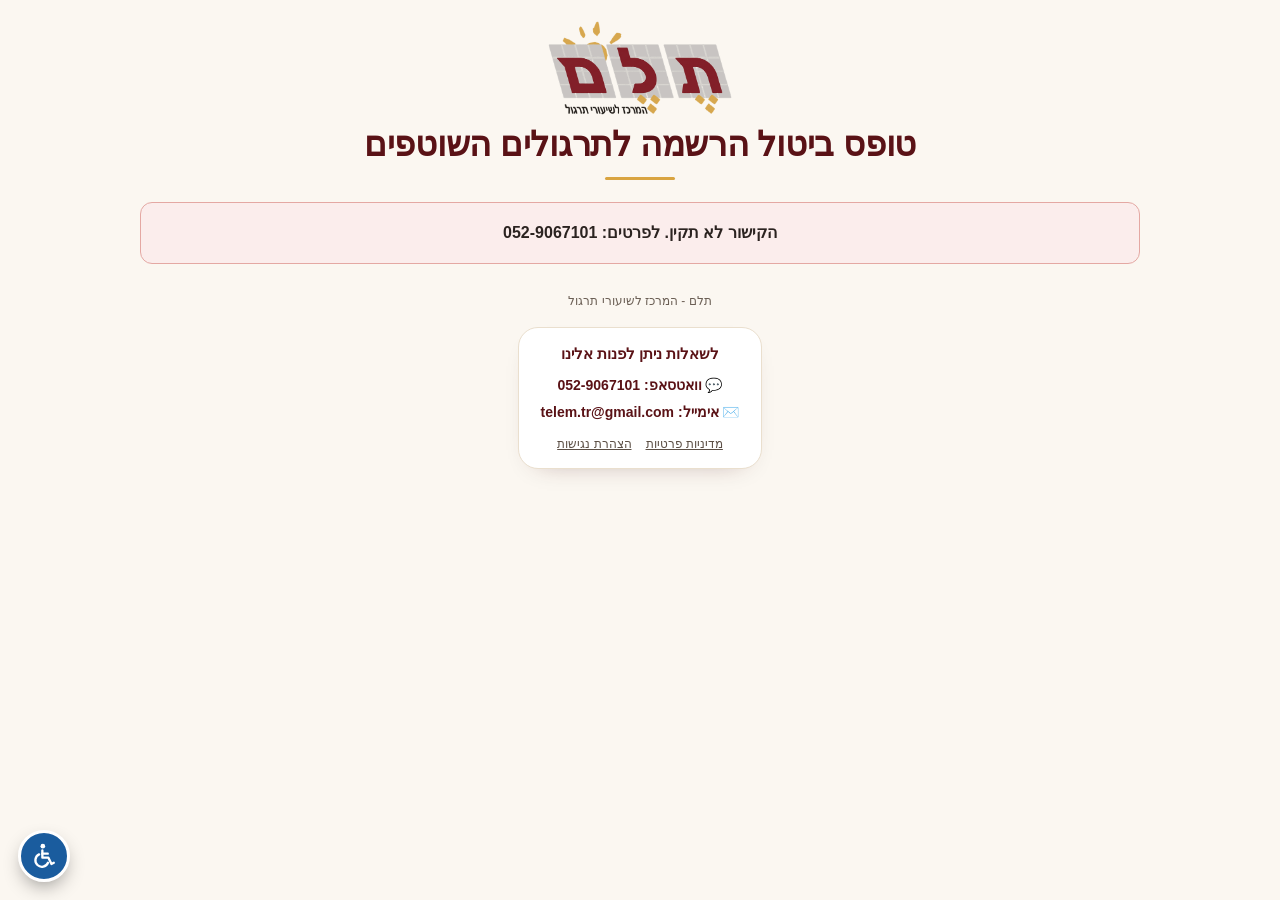
<file: cancel.html>
<!DOCTYPE html>
<html data-form="cancel" lang="he" dir="rtl">
<head>
<meta charset="UTF-8">
<script>/* אבטחה (כל-17 3.3, 1.11.2026): בלי הטמעה באתר זר – רק באותו אתר (תצוגה מקדימה במערכת הניהול) */(function(){var ok=true;try{ok=window.top===window.self||window.top.location.origin===location.origin;}catch(e){ok=false;}if(!ok){document.documentElement.style.display="none";throw new Error("framed");}})();</script>
<meta name="viewport" content="width=device-width, initial-scale=1.0">
<meta name="robots" content="noindex, nofollow">
<meta http-equiv="Content-Security-Policy" content="default-src 'self'; script-src 'self' 'unsafe-inline' https://challenges.cloudflare.com https://*.googletagmanager.com; style-src 'self' 'unsafe-inline' https://fonts.googleapis.com; font-src https://fonts.gstatic.com; img-src 'self' data: https://*.google-analytics.com https://*.googletagmanager.com; connect-src 'self' https://oulivucqbpmbavbavfvy.supabase.co https://*.google-analytics.com https://*.analytics.google.com https://*.googletagmanager.com; form-action 'self'; frame-src https://challenges.cloudflare.com; base-uri 'self'; object-src 'none'">
<meta name="referrer" content="strict-origin-when-cross-origin">
<title>טופס ביטול - תלם</title>
<link rel="preconnect" href="https://fonts.googleapis.com">
<link href="https://fonts.googleapis.com/css2?family=Heebo:wght@400;500;700;800;900&family=Assistant:wght@400;500;600;700&display=swap" rel="stylesheet">
<style>
  /* לוח צבעים: בורדו/זהב של תלם, עם ערכת כהה תואמת */
  :root{
    --bg:#FAF8F5;
    --paper:#FFFFFF;
    --ink:#2B2320;
    --ink-soft:#6B5F55;
    --border:#E5DDD3;
    --accent:#5A1216;
    --accent-light:#8B1E23;
    --gold:#D9A441;
    --gold-deep:#C9A45C;
    --ok:#3F7D4F;
    --error:#B3423F;
    --cat-red:#B3241F;
    --cat-green:#5E9430;
    --cat-blue:#1E7FD1;
    color-scheme: light;
  }
  @media (prefers-color-scheme: dark){
    :root:not([data-theme="light"]){
      --bg:#1C1512;
      --paper:#2A211C;
      --ink:#F3ECE6;
      --ink-soft:#BBA99B;
      --border:#423630;
      --accent:#E2707A;
      --accent-light:#EF8C94;
      --gold:#E3B765;
      --gold-deep:#D9A441;
      --ok:#6CC082;
      --error:#FF8A80;
      --cat-red:#FF8A80;
      --cat-green:#8FD39F;
      --cat-blue:#7EC4FF;
      color-scheme: dark;
    }
  }
  :root[data-theme="dark"]{
    --bg:#1C1512;
    --paper:#2A211C;
    --ink:#F3ECE6;
    --ink-soft:#BBA99B;
    --border:#423630;
    --accent:#E2707A;
    --accent-light:#EF8C94;
    --gold:#E3B765;
    --gold-deep:#D9A441;
    --ok:#6CC082;
    --error:#FF8A80;
    --cat-red:#FF8A80;
    --cat-green:#8FD39F;
    --cat-blue:#7EC4FF;
    color-scheme: dark;
  }




    *{ box-sizing:border-box; }

  body{
    background:var(--bg);
    color:var(--ink);
    font-family:'Assistant', 'Segoe UI', sans-serif;
    direction:rtl;
    padding-inline:16px;
    padding-block:28px 60px;
    line-height:1.5;
    margin:0;
  }

  .wrap{ max-width:560px; margin:0 auto; }

  .brand{ display:flex; justify-content:center; margin-bottom:6px; }
  .brand-logo{ width:100%; max-width:230px; height:auto; display:block; }

  h1{
    text-align:center;
    font-family:'Heebo','Segoe UI',sans-serif;
    font-weight:900;
    font-size:clamp(22px,4.5vw,30px);
    color:var(--accent);
    display:flex;
    align-items:center;
    justify-content:center;
    gap:14px;
    margin:0 0 6px;
    text-wrap:balance;
  }
  h1 .line{ height:2px; width:56px; background:var(--gold-deep); position:relative; flex:0 0 auto; }
  h1 .line::before{ content:''; position:absolute; top:-3px; inset-inline-end:0; width:8px; height:8px; border-radius:50%; background:var(--accent); }
  h1 .line.right::before{ inset-inline-end:auto; inset-inline-start:0; }

  .subtitle{
    text-align:center;
    font-weight:700;
    color:var(--gold-deep);
    letter-spacing:.03em;
    margin-bottom:22px;
    font-size:18px;
  }
  .subtitle #subtitleLocation:not(:empty)::before{ content:" · "; }

  .intro{
    background:var(--paper);
    border:1px solid var(--border);
    border-inline-start:4px solid var(--accent);
    border-radius:12px;
    padding:16px 18px;
    font-size:15px;
    color:var(--ink-soft);
    line-height:1.75;
    margin-bottom:28px;
    display:flex;
    flex-direction:column;
    gap:10px;
  }
  .intro strong{ color:var(--accent); }
  .intro .lock-line{ display:flex; align-items:center; gap:6px; color:var(--accent); font-weight:700; }

  fieldset{
    border:none;
    margin:0 0 26px;
    padding:0;
    min-width:0;
  }
  legend{
    font-family:'Heebo',sans-serif;
    font-weight:800;
    font-size:17px;
    color:var(--accent);
    padding:0 0 12px;
    width:100%;
    border-bottom:2px solid var(--border);
    margin-bottom:16px;
  }

  .row{ display:grid; grid-template-columns:1fr 1fr; gap:14px; }
  @media (max-width:520px){ .row{ grid-template-columns:1fr; } }

  .field{ display:flex; flex-direction:column; gap:6px; margin-bottom:14px; }
  .field label{ font-weight:700; font-size:14.5px; color:var(--ink); }
  .field label .req{ color:var(--accent); margin-inline-start:2px; }
  .field .hint{ font-size:12.5px; color:var(--ink-soft); font-weight:500; }

  input[type=text], input[type=email], input[type=tel], select, textarea{
    font-family:inherit;
    font-size:16px;
    padding:11px 12px;
    border-radius:10px;
    border:1.5px solid var(--border);
    background:var(--paper);
    color:var(--ink);
    width:100%;
    transition:border-color .15s;
  }
  select{
    appearance:none;
    background-image:url("data:image/svg+xml,%3Csvg xmlns='http://www.w3.org/2000/svg' width='14' height='9'%3E%3Cpath d='M1 1l6 6 6-6' stroke='%235A1216' stroke-width='2' fill='none' stroke-linecap='round' stroke-linejoin='round'/%3E%3C/svg%3E");
    /* גרסה לערכה כהה (אותו חץ, קו בהיר יותר כדי לשמור על קונטרסט) מוגדרת למטה */
    background-repeat:no-repeat;
    background-position:left 12px center;
    padding-inline-start:34px;
  }

  @media (prefers-color-scheme: dark){
    :root:not([data-theme="light"]) select{
      background-image:url("data:image/svg+xml,%3Csvg xmlns='http://www.w3.org/2000/svg' width='14' height='9'%3E%3Cpath d='M1 1l6 6 6-6' stroke='%23F3ECE6' stroke-width='2' fill='none' stroke-linecap='round' stroke-linejoin='round'/%3E%3C/svg%3E");
    }
  }
  [data-theme="dark"] select{
    background-image:url("data:image/svg+xml,%3Csvg xmlns='http://www.w3.org/2000/svg' width='14' height='9'%3E%3Cpath d='M1 1l6 6 6-6' stroke='%23F3ECE6' stroke-width='2' fill='none' stroke-linecap='round' stroke-linejoin='round'/%3E%3C/svg%3E");
  }
  input:focus, select:focus{
    outline:none;
    border-color:var(--accent-light);
    box-shadow:0 0 0 3px rgba(90,18,22,.12);
  }

  .error-msg{ font-size:12.5px; color:var(--error); font-weight:700; min-height:15px; display:none; }
  .field.invalid .error-msg{ display:block; }
  .field.invalid input, .field.invalid select{ border-color:var(--error); }

  .track-info{
    border-radius:10px;
    padding:16px 18px;
    margin:4px 0 20px;
    background:var(--paper);
    border:1px solid var(--border);
    border-inline-start:5px solid var(--track-color, var(--ink-soft));
    color:var(--ink);
    font-size:13.5px;
    line-height:1.7;
    text-align:right;
    box-shadow:0 1px 3px rgba(0,0,0,0.08);
  }
  .track-info.empty{ min-height:190px; display:flex !important; align-items:center; justify-content:flex-start; border-style:dashed; border-inline-start-width:1px; box-shadow:none; background:transparent; }
  .track-info.empty .track-info-title{ color:var(--ink-soft); font-weight:600; font-size:14px; margin:0; }
  .track-info.red{ --track-color:var(--cat-red); }
  .track-info.green{ --track-color:var(--cat-green); }
  .track-info.blue{ --track-color:var(--cat-blue); }
  .track-info-title{ font-family:'Heebo',sans-serif; font-weight:800; font-size:15.5px; margin-bottom:10px; color:var(--track-color, var(--ink)); }
  .track-info-body{ margin-bottom:10px; }
  .track-info-label{ font-weight:800; margin:0 0 4px; color:var(--track-color, var(--ink)); }
  .track-info-list{
    list-style:disc;
    margin:0 0 10px;
    padding-inline-start:20px;
    text-align:start;
  }
  .track-info-list li{ margin:2px 0; }
  .track-info-list b{ font-weight:800; }
  .track-info-prices{ margin-bottom:6px; }
  .track-info-note{ font-size:12.5px; opacity:.95; }
  .track-info-note .track-info-list{ margin-bottom:0; }

  .amount-row{
    display:flex;
    justify-content:space-between;
    align-items:center;
    background:var(--bg);
    border:1px solid var(--border);
    border-radius:10px;
    padding:12px 14px;
    margin:6px 0 0;
    font-size:14px;
  }
  .amount-row strong{ font-size:18px; color:var(--accent); }
  .amount-breakdown{ margin:6px 0 0; }
  .amount-breakdown:empty{ display:none; }
  .bd-row{ display:flex; justify-content:space-between; gap:12px; padding:5px 14px; font-size:13.5px; color:var(--ink-soft); }
  .bd-row + .bd-row{ border-top:1px dashed var(--border); }
  .bd-row b{ color:var(--ink); font-weight:600; white-space:nowrap; }
  .amount-row-recur{ margin-bottom:20px; }
  .amount-row-recur strong{ font-size:18px; }

  .pay-phone{ background:#FBF5E8; border:1.5px solid #E2C98F; border-radius:10px; padding:10px 12px; margin-bottom:10px; }
  .consent{
    display:flex;
    align-items:flex-start;
    gap:8px;
    margin-top:6px;
    font-size:13px;
    color:var(--ink-soft);
  }
  .consent input{ margin-top:3px; }
  .consent .error-msg{ color:var(--error); }

  .terms-box{
    background:var(--bg);
    border:1px solid var(--border);
    border-radius:10px;
    padding:14px 16px;
    margin:20px 0 10px;
    font-size:12.5px;
    line-height:1.7;
    color:var(--ink-soft);
    max-height:260px;
    overflow-y:auto;
    text-align:start;
  }
  .terms-box h4{
    font-family:'Heebo',sans-serif;
    font-weight:800;
    font-size:14px;
    color:var(--accent);
    margin:14px 0 6px;
  }
  .terms-box h4:first-child{ margin-top:0; }
  .terms-box p{ margin:5px 0; }
  .terms-box ol{ padding-inline-start:20px; margin:4px 0; }
  .terms-box li{ margin:3px 0; }

  .submit-wrap{ text-align:center; margin-top:30px; }
  button#submitBtn{
    font-family:'Heebo',sans-serif;
    font-weight:800;
    font-size:17px;
    color:#fff;
    background:var(--accent);
    border:none;
    border-radius:999px;
    padding:15px 42px;
    cursor:pointer;
    box-shadow:0 4px 14px rgba(90,18,22,.25);
    transition:transform .12s, background .12s;
    width:100%;
    max-width:320px;
  }
  button#submitBtn:hover{ background:var(--accent-light); }
  button#submitBtn:active{ transform:scale(.98); }
  button#submitBtn:disabled{ opacity:.55; cursor:not-allowed; }

  .form-error{
    text-align:right; color:var(--error); font-weight:700; font-size:14px;
    margin-top:14px; min-height:18px;
  }

  footer{ text-align:center; margin-top:34px; font-size:12px; color:var(--ink-soft); opacity:.85; line-height:1.9; }
  footer .contact{ font-size:13px; }
  footer a{ color:var(--maroon); font-weight:700; text-decoration:none; }


  [hidden]{ display:none !important; }
  select.locked{ background-image:none !important; opacity:1; background-color:var(--bg); color:var(--ink); font-weight:700; cursor:not-allowed; }
  .lock-note{ font-size:12.5px; color:var(--ink-soft); margin-top:4px; }
  .preview-banner{ position:sticky; top:0; z-index:50; background:#C9A45C; color:#2B2320; font-weight:800; text-align:center; padding:8px 12px; font-size:14px; }
  /* חתימה */
  .sig-wrap{ margin-top:12px; }
  .sig-wrap .sig-lbl{ font-weight:700; font-size:14px; margin-bottom:6px; display:block; }
  .sig-box{ position:relative; border:1.5px dashed var(--border); border-radius:10px; background:#fff; touch-action:none; }
  .sig-box canvas{ display:block; width:100%; height:120px; border-radius:10px; cursor:crosshair; touch-action:none; }
  .sig-box .sig-ph{ position:absolute; inset:0; display:flex; align-items:center; justify-content:center; color:#9a8f86; font-size:14px; pointer-events:none; }
  .sig-box.signed .sig-ph{ display:none; }
  .sig-box.signed{ border-style:solid; border-color:var(--ok); }
  .sig-tools{ display:flex; justify-content:space-between; align-items:center; margin-top:6px; font-size:13px; color:var(--ink-soft); }
  .sig-tools button{ background:none; border:1px solid var(--border); border-radius:8px; padding:4px 12px; font:inherit; color:var(--ink); cursor:pointer; }
  .hp-field{ position:absolute !important; width:1px; height:1px; overflow:hidden; clip-path:inset(50%); white-space:nowrap; opacity:0; pointer-events:none; }
  /* ===== תלם 5.19.46: עיצוב חדש לטפסים - קרם, בורדו וזהב (כמו מסך המאגר). רק מראה, בלי שינוי בלוגיקה ===== */
  /* רק במצב בהיר (במצב כהה של הטלפון - נשאר העיצוב הכהה הקיים) */
  @media not all and (prefers-color-scheme: dark){
  @media not all and (prefers-color-scheme: dark){
    :root:not([data-theme="dark"]){ --bg:#FBF8F3; --border:#E6E0D8; --hl:#C9A45C; --ink-dark:#2E1C19; }
  }
  :root[data-theme="light"]{ --bg:#FBF8F3; --border:#E6E0D8; --hl:#C9A45C; --ink-dark:#2E1C19; }
  .wrap{ max-width:600px; }
  h1{ display:block; width:fit-content; margin:4px auto 10px; padding:0 8px; color:var(--ink-dark, var(--ink)); }
  h1 .line{ display:none; }
  .subtitle{ display:table; margin:0 auto 22px; background:var(--accent); color:#fff; border-radius:999px; padding:7px 22px; font-size:17px; letter-spacing:0; }
  .intro{ border-radius:18px; border:1px solid var(--border); border-inline-start:5px solid var(--accent); box-shadow:0 1px 3px rgba(60,30,20,.05); }
  fieldset{ background:var(--paper); border:1px solid var(--border); border-radius:20px; padding:18px 20px 8px; margin-bottom:18px; box-shadow:0 1px 3px rgba(60,30,20,.05); }
  legend{ float:right; width:100%; border-bottom:none; padding:0 0 4px; margin-bottom:14px; font-size:18px; }
  legend::after{ content:""; display:block; width:36px; height:3px; border-radius:5px; background:var(--hl, var(--gold)); margin-top:6px; }
  legend + *, fieldset > *:not(legend){ clear:both; }
  input[type=text], input[type=email], input[type=tel], select, textarea{ border-radius:12px; }
  input[type=text]:focus, input[type=email]:focus, input[type=tel]:focus, select:focus, textarea:focus{ border-color:var(--gold-deep); box-shadow:0 0 0 3px rgba(90,18,22,.12); outline:none; }
  .track-info{ border-radius:16px; }
  .terms-box{ border-radius:16px; }
  button#submitBtn{ box-shadow:0 6px 18px rgba(90,18,22,.22); }
  /* שדה שנקבע בקישור (נעול) - רקע בהיר, כיתוב רגיל (לא מודגש) */
  select.locked, input.locked, select:disabled, input:disabled{ background-color:#F8F6F3 !important; color:var(--ink) !important; font-weight:600 !important; box-shadow:none; }
  .lock-note::before{ content:"🔒 "; font-size:11px; }
  .terms-box{ background:var(--paper); }
  .amount-breakdown{ background:var(--paper); border:1px solid var(--border); border-radius:14px; padding:4px 0; margin-bottom:8px; }
  .amount-row{ background:var(--paper); border-radius:14px; }
  .amount-row:not(.amount-row-recur){ background:var(--paper); border-color:var(--accent); border-width:1.5px; }
  .sig-box{ border-radius:14px; }
  .pm-lock{ display:flex; gap:6px; align-items:flex-start; margin:8px 0 2px; font-size:13px; color:var(--accent); font-weight:700; }
  #pmOpts[hidden] ~ .pm-lock{ display:none; }
  :root{ --bg:#FBF8F3; } body{ background:#F8F4ED; }
  /* תלם 5.19.46: הטופס בחלקים ממוספרים (כמו המרתון) */
  form{ counter-reset:step; }
  fieldset > legend, .sec-card > .sec-h{ display:flex; align-items:center; gap:10px; }
  fieldset > legend::before, .sec-card > .sec-h::before{ counter-increment:step; content:counter(step); flex:0 0 auto; width:28px; height:28px; border-radius:50%; background:var(--accent); color:#fff; display:grid; place-items:center; font-size:14px; font-weight:800; font-family:'Heebo',sans-serif; }
  fieldset > legend::after{ display:none !important; } fieldset > legend{ border-bottom:1px solid var(--border); padding-bottom:12px !important; }
  .sec-card > .sec-h{ border-bottom:1px solid var(--border); padding-bottom:12px; }
  .sec-card{ background:var(--paper); border:1px solid var(--border); border-radius:20px; padding:18px 20px 14px; margin-bottom:18px; box-shadow:0 1px 3px rgba(60,30,20,.05); }
  .sec-card > .sec-h{ font-family:'Heebo',sans-serif; font-weight:800; font-size:18px; color:var(--accent); margin-bottom:16px; flex-wrap:wrap; }

  .sec-card .terms-box{ background:#FBF9F5; }
  @media (min-width:900px){ .wrap{ max-width:640px; } }
  /* הלקוחה: השדות למילוי ברקע אפור-בהיר, שדה שנקבע בקישור (עיר) - לבן */
  input[type=text], input[type=email], input[type=tel], input[type=number], select, textarea{ background-color:#FFFAEE; border-color:#EADFC8; }
  input[type=text]:focus, input[type=email]:focus, input[type=tel]:focus, select:focus, textarea:focus{ background-color:#fff; }
  select.locked, input.locked, select:disabled, input:disabled, input.ro-val, input[readonly]{ background-color:#fff !important; border-color:var(--border) !important; color:var(--ink) !important; font-weight:600 !important; }
  /* הלוגו בלי "מסגרת" לבנה - הרקע הלבן של התמונה מתמזג ברקע הדף */
  @media not all and (prefers-color-scheme: dark){ :root:not([data-theme="dark"]) .brand-logo{ mix-blend-mode:multiply; } }
  :root[data-theme="light"] .brand-logo{ mix-blend-mode:multiply; }

  }
  @media not all and (prefers-color-scheme: dark){
    /* מסגרת פנימית בתוך כרטיס - תמיד עם שוליים */
    fieldset .track-info, fieldset .ti-box, fieldset .terms-box, .sec-card .terms-box, fieldset .amount-row, fieldset .pm-only{ margin-inline:0; }
    .ti-box, .track-info{ padding:14px 16px !important; }
  }
  /* ===== תלם 5.19.46 (המשך): מסגרת בורדו לכל חלק, רקע ניטרלי, ריווח צפוף, שני שדות בשורה גם בנייד, שורה צהובה מתחת לכותרת ===== */
  @media not all and (prefers-color-scheme: dark){
    :root{ --bg:#FAF8F5; } body{ background:#FAF8F5 !important; padding-inline:10px !important; padding-top:18px !important; }
    fieldset, .sec-card{ border:1.5px solid var(--accent) !important; box-shadow:none !important; margin-bottom:10px !important; padding:14px 14px 4px !important; border-radius:16px !important; }
    .sec-card{ padding-bottom:12px !important; }
    fieldset > legend, .sec-card > .sec-h{ border-bottom-color:#E9DCDC !important; margin-bottom:10px !important; padding-bottom:10px !important; }
    .field{ margin-bottom:10px; }
    input[type=text], input[type=email], input[type=tel], input[type=number], select, textarea{ background-color:#FAF8F5 !important; border-color:#E3DDD4 !important; }
    input[type=text]:focus, input[type=email]:focus, input[type=tel]:focus, select:focus, textarea:focus{ background-color:#fff !important; }
    select.locked, input.locked, select:disabled, input:disabled, input.ro-val, input[readonly]{ background-color:#fff !important; }
  }
  .row{ grid-template-columns:1fr 1fr !important; gap:10px !important; }
  @media (max-width:520px){ .field label{ font-size:13.5px; } input[type=text], input[type=email], input[type=tel], select{ font-size:15px; padding-inline:10px; } }
</style>
<style>
  .ro-val{ background:#F6F1E7 !important; color:#2B2320 !important; font-weight:700; }
  .done-box{ background:#EEF7EA; border:1.5px solid #9BC98A; border-radius:12px; padding:18px; text-align:center; font-size:17px; font-weight:700; }
  .bad-box{ background:#FBEDEC; border:1.5px solid #E4A8A3; border-radius:12px; padding:18px; text-align:center; font-size:16px; font-weight:700; }
  .disclaimer{ font-weight:800; font-size:15.5px; text-align:center; margin:14px 0 6px; color:#2B2320; }
  .ti-box{ border:1.5px solid #E2C98F; background:#FBF5E8; border-radius:12px; padding:12px 14px; margin-bottom:10px; }
  .ti-box h3{ margin:0 0 4px; font-size:16px; } .ti-box p{ margin:0 0 6px; font-size:14.5px; } .ti-box ul{ margin:0; padding-inline-start:18px; font-size:14.5px; }
  .preview-banner{ position:sticky; top:0; z-index:50; background:#C9A45C; color:#2B2320; font-weight:800; text-align:center; padding:8px 12px; font-size:14px; }

  /* 5.19.55 (הלקוחה): שדות שהדפדפן מילא אוטומטית - בלי הרקע הכחול, באותו צבע כמו שאר השדות */
  input:-webkit-autofill, input:-webkit-autofill:hover, input:-webkit-autofill:focus, textarea:-webkit-autofill, select:-webkit-autofill{
    -webkit-box-shadow:0 0 0 1000px var(--af-bg, #FAF8F5) inset !important; box-shadow:0 0 0 1000px var(--af-bg, #FAF8F5) inset !important;
    -webkit-text-fill-color:currentColor !important; transition:background-color 99999s ease 0s; }
  input:-webkit-autofill:focus{ --af-bg:#fff; }
  input:autofill{ background-color:var(--af-bg, #FAF8F5) !important; }
  @media (prefers-color-scheme: dark){ input:-webkit-autofill, textarea:-webkit-autofill, select:-webkit-autofill{ --af-bg:var(--card, #2a2522); } }
  /* 5.19.55: שדה חסר / לא תקין - מסגרת אדומה בולטת והודעה גדולה יותר */
  .field.invalid input, .field.invalid select, .field.invalid textarea{ border:1.5px solid #C9554F !important; }   /* הלקוחה: פחות אדום - רק מסגרת */
  .field.invalid .error-msg, .consent .error-msg:not(:empty), #sigError:not(:empty){ font-size:13.5px !important; font-weight:700 !important; color:#B8463F !important; margin-top:4px; }
  .field.invalid .error-msg::before{ content:"⚠ "; }

  /* ===== 5.19.83 (נועה): שדות לבנים כמו במערכת הניהול – לא שמנת. פינות 8, גובה 44 בכל הטפסים ===== */
  @media not all and (prefers-color-scheme: dark){
    :is(input[type=text], input[type=email], input[type=tel], input[type=number], input[type=date], select, textarea):not(.field.invalid *){ background-color:#fff !important; border:1.5px solid #E5DDD3 !important; }
    :is(input[type=text], input[type=email], input[type=tel], input[type=number], input[type=date], select, textarea):not(.field.invalid *):focus{ border-color:#C9A45C !important; box-shadow:0 0 0 3px rgba(90,18,22,.10) !important; outline:none; }
    input:-webkit-autofill, textarea:-webkit-autofill, select:-webkit-autofill{ --af-bg:#fff; }
    input:autofill{ --af-bg:#fff; }
  }
  :is(input[type=text], input[type=email], input[type=tel], input[type=number], input[type=date], select, textarea){ border-radius:8px !important; }
  :is(input[type=text], input[type=email], input[type=tel], input[type=number], input[type=date], select){ min-height:44px !important; height:44px; padding-block:8px !important; box-sizing:border-box; }

  /* 5.19.84 (נועה): שדה נעול / לקריאה בלבד – דהוי: מסגרת חלשה מאוד, טקסט אפור, בלי רקע ובלי חץ */
  body .field :is(select.locked, input.locked, select:disabled, input:disabled, input.ro-val, input[readonly]):not(.q1):not(.q2):not(.q3){
    background-color:transparent !important; background-image:none !important; border:1.5px solid #EFEAE3 !important; box-shadow:none !important;
    color:#6B5F55 !important; -webkit-text-fill-color:#6B5F55; font-weight:400 !important; opacity:1; cursor:default; }

  /* 5.19.84 (נועה): רקע הדף כמו במערכת הניהול – המסגרות הלבנות בולטות עליו */
  @media not all and (prefers-color-scheme: dark){ body{ background:#F6F3EF !important; } }
  /* 5.19.84 (נועה): בביטול ההורה בודק את הפרטים – הטקסט כהה וברור, רק המסגרת דהויה */
  body .field input.ro-val:not(.q1):not(.q2):not(.q3):not(.q4){ color:#2B2320 !important; -webkit-text-fill-color:#2B2320; font-weight:600 !important; }


  /* ===== 5.19.84 (נועה): כל הטפסים בעיצוב של טופס המרתון (המרתון = הטופס שסגרנו) ===== */
  .intro{ background:var(--paper) !important; border:1px solid var(--accent) !important; border-radius:16px !important; box-shadow:none !important;
    padding:14px 14px 12px !important; margin:0 0 10px !important; font-size:15.5px; line-height:1.7; color:var(--ink); }
  fieldset, .sec-card{ border-width:1px !important; }
  fieldset > legend, .sec-card > .sec-h{ font-size:17.5px !important; font-weight:800; color:var(--accent); padding-bottom:12px !important; margin-bottom:10px !important; }
  fieldset > legend::before, .sec-card > .sec-h::before{ width:26px !important; height:26px !important; font-size:13.5px !important; }
  .field > label, .field label{ font-size:14px !important; font-weight:700; color:var(--ink-soft) !important; }
  @media (max-width:520px){ .field > label, .field label{ font-size:13.5px !important; } }
  .amount-row:not(.amount-row-recur){ background:linear-gradient(135deg, rgba(90,18,22,.07), rgba(217,164,65,.10)) !important; border:1px solid rgba(90,18,22,.35) !important;
    border-radius:14px !important; padding:14px 16px !important; }
  .amount-row:not(.amount-row-recur) span{ font-weight:800; font-size:16px; color:var(--accent); } .amount-row:not(.amount-row-recur) strong{ font-size:22px !important; font-weight:900; color:var(--accent); }
  .amount-row-recur{ border-radius:14px !important; padding:12px 16px !important; }
  .consents-box{ background:#FAF8F5 !important; border:1px solid #E6E0D8 !important; border-radius:14px !important; padding:12px 14px !important; margin:10px 0 4px !important; display:grid !important; gap:10px; }
  .consents-box .consent, .consent{ margin:0 !important; font-size:14px !important; color:var(--ink) !important; line-height:1.55; cursor:pointer; gap:8px; }
  .consents-box .consent input, .consent input[type=checkbox]{ width:20px; height:20px; flex:0 0 auto; margin-top:1px !important; }
  .consents-box .error-msg:empty{ display:none; }
  .terms-box{ background:#FAF8F5 !important; border:1px solid #E6E0D8 !important; border-radius:12px !important; padding:14px 16px !important; margin:16px 0 10px !important;
    font-size:12.5px; color:var(--ink-soft); max-height:190px; }
  .sig-box{ background:#FDFBF8 !important; border:1px dashed #E6E0D8 !important; border-radius:14px !important; }
  .pm-title{ font-family:'Heebo',sans-serif; font-size:16px; font-weight:800; color:var(--ink); margin:16px 0 6px; }
  .submit-wrap{ margin-top:22px !important; }
  button#submitBtn{ background:linear-gradient(160deg, #8B1E23, #5A1216) !important; font-size:16.5px !important; padding:15px 14px !important; max-width:380px !important; width:100%;
    box-shadow:0 8px 22px rgba(90,18,22,.28) !important; border-radius:999px; }
  footer{ margin-top:26px !important; }
  /* מחשב – רוחב כמו בטופס המרתון */
  @media (min-width:900px){
    body{ padding-inline:28px; } .wrap{ max-width:1000px !important; }
    button#submitBtn{ font-size:18px !important; padding:16px 24px !important; }
    .field > label, .field label{ font-size:14px !important; }
  }

  /* ===== 5.19.84 (נועה): כמו במערכת – שם השדה צמוד לשדה ומיושר לטקסט שבתוכו; כוכבית חובה באדום ===== */
  .field > label, .field > .field-title{ display:block; padding-inline-start:11px !important; margin-bottom:-3px !important; line-height:1.3; }
  .sig-lbl, .pm-title{ padding-inline-start:0; }
  :is(input[type=text], input[type=email], input[type=tel], input[type=number], input[type=date], select){ padding-inline:10px !important; }
  select{ padding-inline-end:36px !important; }
  .req, label .req, .sig-lbl .req{ color:#B3241F !important; font-weight:800; }
</style>
<link rel="stylesheet" href="site-look.css?v=8"><script src="site-look.js?v=12"></script><!-- עיצוב אחיד כמו באתר (נועה 23.10) -->
<link rel="icon" type="image/png" href="favicon.png?v=1">
</head>
<body>
<div class="wrap">
  <div class="brand"><img class="brand-logo" src="[data-uri]" alt="תלם - המרכז לשיעורי תרגול"></div>
  <h1><span class="line"></span> <span data-t="t001">תלם - המרכז לשיעורי תרגול</span> <span class="line right"></span></h1>
  <div class="subtitle" data-t="t002">טופס ביטול הרשמה לתרגולים השוטפים</div>
  <div id="loadBox" class="intro"><div data-t="t003">טוען את הטופס...</div></div>
  <form id="canForm" novalidate hidden>
    <div class="intro"><div data-t="t004">לאחר שקיבלנו הסבר מפורט מנציגי 'תלם - המרכז לשיעורי תרגול' על מהות שיעורי התרגול, אנו מבקשים לבטל את הרישום של בננו/בתנו לשיעורי התרגול, בהתאם למדיניות ולתנאי ההתקשרות המפורטים מטה.</div></div>
    <div class="top-error form-error" id="topError" style="display:none;"></div>
    <fieldset>
      <legend data-t="t005">פרטי התלמיד/ה</legend>
      <div class="row">
        <div class="field"><label data-t="t006">שם התלמיד/ה</label><input type="text" class="ro-val" id="v-student" readonly></div>
        <div class="field"><label data-t="t007">שכבה</label><input type="text" class="ro-val" id="v-grade" readonly></div>
      </div>
    </fieldset>
    <fieldset>
      <legend data-t="t008">בית הספר</legend>
      <div class="row">
        <div class="field"><label data-t="t009">עיר</label><input type="text" class="ro-val" id="v-city" readonly></div>
        <div class="field"><label data-t="t010">בית ספר</label><input type="text" class="ro-val" id="v-school" readonly></div>
      </div>
    </fieldset>
    <fieldset>
      <legend data-t="t011">המסלול</legend>
      <div class="row">
        <div class="field"><label data-t="t012">מסלול</label><input type="text" class="ro-val" id="v-track" readonly></div>
        <div class="field"><label data-t="t013">מקצוע</label><input type="text" class="ro-val" id="v-subject" readonly></div>
      </div>
      <!-- נועה 15.11: בטופס הביטול – בלי סכומים (תשלום חודשי / תשלומים חד-פעמיים) -->
      <div class="ti-box" id="priceBox"></div>
    </fieldset>
    <fieldset>
      <legend data-t="t016">סיבת הביטול</legend>
      <div class="field"><label for="f-reason" data-t="t017">סיבת הביטול (לא חובה)</label><textarea id="f-reason" maxlength="1000" rows="3"></textarea></div>
    </fieldset>
    <section class="sec-card"><div class="sec-h" data-t="t018">אישור וחתימה</div>
    <div class="terms-box" id="termsBox" tabindex="0" role="region" aria-label="תנאי ההתקשרות">
      <h4 data-t="t019">תנאים כלליים</h4>
      <p data-t="t020">על התלמיד/ה להגיע לתרגולים עם כל הציוד הלימודי הנדרש (ספר + מחברת הלימוד, כלי כתיבה וכו'). במהלך המפגש ניתן לצאת מהכיתה לצורך שירותים, שתייה והתרעננות בתחומי בית הספר בלבד.</p>
      <p data-t="t021">תלמיד/ה שיעזוב/תעזוב את המפגש לפני תומו, מכל סיבה שהיא, לא יהיה/תהיה זכאי/ת להחזר כספי. תלמיד/ה שלא יגיע/תגיע למפגש, מכל סיבה שהיא, יוכל/תוכל להשלים את המפגש על בסיס מקום פנוי בקבוצה אחרת (במידה וקיימת) באותו המסלול בלבד, ובכל מקרה לא יהיה/תהיה זכאי/ת להחזר כספי.</p>
      <p data-t="t022">האחריות בדבר הגעת התלמיד/ה למפגשים מוטלת על התלמיד/ה והוריו/ה בלבד.</p>
      <p data-t="t023">'תלם - המרכז לשיעורי תרגול' שומרת לעצמה את הזכות שלא לפתוח קבוצת תרגול במידה ומספר הנרשמים לקבוצה לא ימלא את המינימום הנדרש על ידה, וכן את הזכות להרחיק תלמידים עקב התנהגות לא נאותה או לא מקובלת.</p>

      <h4 data-t="t024">תנאי ביטול</h4>
      <p data-t="t025">ניתן לבטל את ההשתתפות בשיעורי התרגול עד שבוע לפני היציאה לחופשת פסח, מכל סיבה שהיא. לאחר מכן לא תינתן אפשרות לביטול ההשתתפות.</p>
      <p data-t="t026">במקרה של ביטול ההשתתפות:</p>
      <ol>
        <li data-t="t027">הודעה על ביטול שהגיעה עד ה-10 לחודש - החודש יחויב במלואו, ותינתן אפשרות להגיע לתרגולים עד לסוף אותו החודש.</li>
        <li data-t="t028">הודעה על ביטול שהגיעה אחרי ה-10 לחודש - יחויבו החודש הנוכחי וכן חודש אחד נוסף לאחריו, ותינתן אפשרות להגיע לתרגולים עד לסוף החודש שאחריו.</li>
      </ol>
      <p data-t="t029">כל פנייה לביטול תיעשה בכתב ו/או באמצעות טופס ביטול השתתפות, ובקבלת אישור מהנהלת 'תלם - המרכז לשיעורי תרגול'. חודש יוני מחויב במלואו, למרות שהפעילות השוטפת מסתיימת עם סיום שנת הלימודים (20.6).</p>

      <div id="materialsTermsNote" style="display:none;">
        <h4 data-t="t030">חומרי תרגול ועזרי לימוד דיגיטליים</h4>
        <p data-t="t031">חומרי התרגול ועזרי התרגול הדיגיטליים יסופקו ע"י חברת 'תלם' ו/או חברה אחרת שתיבחר מטעמה. עלות חומרי הלימוד ועזרי התרגול מקוזזת מעלות חודש יוני, כמפורט למעלה. תלמיד/ה שיבטל/תבטל את השתתפותו/ה לפני תחילת הפעילות - עלות חומרי הלימוד תקוזז באופן יחסי.</p>
      </div>
    </div>
      <div class="field" id="field-signer"><label for="f-signer"><span data-t="t032">שם מלא של ההורה החותם/ת</span> <span class="req">*</span></label><input type="text" id="f-signer" maxlength="80"><div class="error-msg" data-t="t033">שדה חובה</div></div>
    <div class="consents-box">
    <label class="consent" id="field-consent">
      <input type="checkbox" id="f-consent" required>
      <span data-t="t034">הנני מצהיר/ה כי קראתי את תנאי ההתקשרות ומדיניות הביטול, וכי חתימתי על מסמך זה מהווה אישור להסכמתי לתוכן המסמך ולבקשת הביטול.</span>
    </label>
    <div class="error-msg" id="consentError"></div>
    </div>
    <div class="sig-wrap" id="field-signature">
      <span class="sig-lbl"><span data-t="t035">חתימת ההורה</span> <span class="req">*</span></span>
      <div class="sig-box" id="sigBox"><canvas id="sigCanvas" aria-label="משטח חתימה"></canvas><div class="sig-ph" data-t="t036">חתמו כאן באצבע או בעכבר</div></div>
      <div class="sig-tools"><span id="sigHint" data-t="t037">החתימה נשמרת יחד עם טופס הביטול.</span><button type="button" id="sigClear" data-t="t038">ניקוי</button></div>
      <div class="error-msg" id="sigError"></div>
    </div>
    </section>
    <div class="hp-field" aria-hidden="true"><label>אתר <input type="text" id="f-website" name="website" tabindex="-1" autocomplete="off"></label></div>
    <p style="font-size:13px; color:var(--ink-soft);" data-t="t039">* תאריך ביטול ההרשמה ייחשב לתאריך קבלת הטופס החתום, ובכפוף לאישור הנהלת תלם.</p>
    <p class="priv-note"><span data-t="priv.note">בשליחת הפרטים את/ה מאשר/ת את</span> <a href="https://www.telem-tr.co.il/%D7%9E%D7%93%D7%99%D7%A0%D7%99%D7%95%D7%AA-%D7%A4%D7%A8%D7%98%D7%99%D7%95%D7%AA" target="_blank" rel="noopener"><span data-t="priv.link">מדיניות הפרטיות</span></a> <span data-t="priv.note2">של האתר</span></p>
    <div class="submit-wrap"><button type="submit" id="submitBtn" disabled data-t="t050">שליחת טופס הביטול</button></div>
  </form>
  <div id="doneBox" hidden></div>

  <footer><span data-t="t040">תלם - המרכז לשיעורי תרגול</span><br>
    <span class="contact"><span data-t="t041">טלפון:</span> <a href="tel:0529067101">052-9067101</a> <span data-t="t042">· אימייל:</span> <a href="mailto:telem.tr@gmail.com">telem.tr@gmail.com</a></span></footer>
</div>
<script src="texts.js?v=3"></script><!-- תלם 5.19.100: נוסחי הטפסים מהמערכת -->
<script>
(function(){
"use strict";
const CONFIG = {
    trackPricing: {
      "ראש העין": {
        single:            { early: 348, regular: 393 },
        "unlimited-single":{ early: 514, regular: 584 },
        double:            { early: 684, regular: 742 },
        registrationFee: 118,  // דמי שיבוץ והרשמה - מקוזז מיוני
        materialsFee: null,    // אין עלות חומרי לימוד בעיר זו
        activityStartDate: "2026-10-11"  // מועד תחילת הפעילות + תחילת החיוב החודשי (הוראת קבע)
      },
      "כפר סבא": {
        single:            { early: 464, regular: 524 },
        "unlimited-single":{ early: 514, regular: 584 },
        double:            { early: 684, regular: 742 },
        registrationFee: 117,  // דמי שיבוץ והרשמה - לא מקוזז
        materialsFee: 472,     // חומרי תרגול/עזרי לימוד - מקוזז מיוני
        activityStartDate: "2026-10-18"  // מועד תחילת הפעילות + תחילת החיוב החודשי (הוראת קבע)
      },
      "הוד השרון": {
        single:            { early: 464, regular: 524 },
        "unlimited-single":{ early: 514, regular: 584 },
        double:            { early: 684, regular: 742 },
        registrationFee: 117,  // דמי שיבוץ והרשמה - לא מקוזז
        materialsFee: 472,     // חומרי תרגול/עזרי לימוד - מקוזז מיוני
        activityStartDate: "2026-10-18"  // מועד תחילת הפעילות + תחילת החיוב החודשי (הוראת קבע)
      }
    },

    // תאריך הגבול בין "הרשמה מוקדמת" ל"הרשמה רגילה" - קובע איזה
    // מחיר חודשי (early/regular) ייכנס להוראת הקבע (recur_sum).
    earlyRegistrationCutoff: "2026-10-08",
    trackInfo: {
      single: {
        color: "red",
        title: "מסלול מקצוע אחד (מתמטיקה או אנגלית)",
        body: "התרגולים במקצוע הנבחר כוללים שני שעורי לימוד ותרגול אקדמיים קבועים בשבוע ובנוסף, הגעה חופשית לשעור שבועי נוסף בתאום מראש."
      },
      "unlimited-single": {
        color: "green",
        title: "מסלול מקצוע אחד - מתמטיקה או אנגלית ללא הגבלה בכמות המפגשים",
        body: "התרגולים במקצוע הנבחר כוללים שני שעורי לימוד ותרגול אקדמיים קבועים בשבוע ובנוסף, הגעה חופשית וללא הגבלה במועדים נוספים ובתאום מראש."
      },
      double: {
        color: "blue",
        title: "מסלול שני מקצועות - מתמטיקה וגם אנגלית ללא הגבלה בכמות המפגשים",
        body: "התרגולים במקצועות הנבחרים כוללים שני שעורי לימוד ותרגול אקדמיים קבועים בשבוע ובנוסף, הגעה חופשית וללא הגבלה במועדים נוספים ובתאום מראש."
      }
    },
    supabase: {
      url: "https://oulivucqbpmbavbavfvy.supabase.co",
      anonKey: "sb_publishable_M8wEF2-9fXMmX0U97nfENw_AfZw9wNz"
    }
};
const $ = (id) => document.getElementById(id);
const Q = new URLSearchParams(location.search), TOKEN = (Q.get("t") || "").trim().slice(0, 100), PREVIEW = Q.get("preview") === "1";
if (PREVIEW) { const pb = document.createElement("div"); pb.className = "preview-banner"; pb.textContent = "תצוגה מקדימה - שום דבר לא נשמר"; document.body.insertBefore(pb, document.body.firstChild); }
const submitBtn = $("submitBtn"), topError = $("topError");
function updateSubmitAvailability(){ submitBtn.disabled = !($("f-consent").checked && sigHas); }
$("f-consent").addEventListener("change", updateSubmitAvailability);
  // ----------------------------------------------------------------
  // חתימה באצבע / בעכבר
  // ----------------------------------------------------------------
  const sigCanvas = document.getElementById("sigCanvas"), sigBox = document.getElementById("sigBox");
  const sigCtx = sigCanvas.getContext("2d");
  var sigHas = false, sigDrawing = false, sigLast = null;
  function sigResize(){
    const r = sigCanvas.getBoundingClientRect(), dpr = window.devicePixelRatio || 1;
    const old = sigHas ? sigCanvas.toDataURL() : null;
    sigCanvas.width = Math.round(r.width * dpr); sigCanvas.height = Math.round(r.height * dpr);
    sigCtx.setTransform(dpr, 0, 0, dpr, 0, 0);
    sigCtx.lineWidth = 2.4; sigCtx.lineCap = "round"; sigCtx.lineJoin = "round"; sigCtx.strokeStyle = "#1b1b1b";
    if (old) { const im = new Image(); im.onload = () => sigCtx.drawImage(im, 0, 0, r.width, r.height); im.src = old; }
  }
  function sigPos(e){ const r = sigCanvas.getBoundingClientRect(); return { x: e.clientX - r.left, y: e.clientY - r.top }; }
  sigCanvas.addEventListener("pointerdown", function(e){ e.preventDefault(); sigCanvas.setPointerCapture(e.pointerId); sigDrawing = true; sigLast = sigPos(e);
    sigCtx.beginPath(); sigCtx.arc(sigLast.x, sigLast.y, 1.1, 0, Math.PI * 2); sigCtx.fillStyle = "#1b1b1b"; sigCtx.fill(); });
  sigCanvas.addEventListener("pointermove", function(e){ if (!sigDrawing) return; e.preventDefault(); const p = sigPos(e);
    sigCtx.beginPath(); sigCtx.moveTo(sigLast.x, sigLast.y); sigCtx.lineTo(p.x, p.y); sigCtx.stroke(); sigLast = p;
    if (!sigHas) { sigHas = true; sigBox.classList.add("signed"); document.getElementById("sigError").textContent = ""; updateSubmitAvailability(); } });
  ["pointerup","pointercancel","pointerleave"].forEach(function(ev){ sigCanvas.addEventListener(ev, function(){ sigDrawing = false; }); });
  document.getElementById("sigClear").addEventListener("click", function(){
    sigCtx.clearRect(0, 0, sigCanvas.width, sigCanvas.height); sigHas = false; sigBox.classList.remove("signed"); updateSubmitAvailability(); });
  window.addEventListener("resize", sigResize); sigResize();
  // תמונה קטנה (רוחב עד 600) על רקע לבן, לשמירה
  function signatureImage(){
    if (!sigHas) return null;
    const w = Math.min(600, sigCanvas.width), h = Math.round(sigCanvas.height * w / sigCanvas.width);
    const c = document.createElement("canvas"); c.width = w; c.height = h;
    const x = c.getContext("2d"); x.fillStyle = "#fff"; x.fillRect(0, 0, w, h); x.drawImage(sigCanvas, 0, 0, w, h);
    return c.toDataURL("image/png");
  }
  // ----------------------------------------------------------------
  // PDF של הטופס החתום - נבנה בדפדפן, בלי ספריות חיצוניות.
  // כל עמוד מצויר על קנבס (הדפדפן מסדר עברית ומספרים נכון) ונשמר כ-JPEG בתוך PDF.
  // ----------------------------------------------------------------
  function buildSignedPdf(opts){
    // הכול על עמוד אחד: מציירים על קנבס גבוה בגדלים קומפקטיים, ואז מכווצים (אם צריך) לעמוד A4 אחד
    var W = 1240, H = 1754, M = 70, TALL = 5000, y = M;
    var FONT = getComputedStyle(document.body).fontFamily || "Arial, sans-serif";
    var big = document.createElement("canvas"); big.width = W; big.height = TALL;
    var ctx = big.getContext("2d"); ctx.fillStyle = "#fff"; ctx.fillRect(0, 0, W, TALL);
    ctx.direction = "rtl"; ctx.textAlign = "right"; ctx.textBaseline = "top";
    function wrap(text, font, maxW){
      ctx.font = font; var words = String(text).split(/\s+/), lines = [], cur = "";
      words.forEach(function(w){ var t = cur ? cur + " " + w : w; if (ctx.measureText(t).width > maxW && cur) { lines.push(cur); cur = w; } else cur = t; });
      if (cur) lines.push(cur); return lines;
    }
    function text(t, size, weight, color, indent, gapAfter, lhMul){
      var font = (weight || 400) + " " + size + "px " + FONT, lh = Math.round(size * (lhMul || 1.42));
      wrap(t, font, W - 2 * M - (indent || 0)).forEach(function(line){ ctx.font = font; ctx.fillStyle = color || "#2B2320"; ctx.fillText(line, W - M - (indent || 0), y); y += lh; });
      y += gapAfter || 0;
    }
    function rule(){ ctx.fillStyle = "#E5DDD3"; ctx.fillRect(M, y + 5, W - 2 * M, 2); y += 16; }
    // שדות בשלוש עמודות
    function grid(rows){
      var N = 3, gap = 30, colW = (W - 2 * M - gap * (N - 1)) / N, lw = 150, lf = "700 19px " + FONT, vf = "400 21px " + FONT, lh = 29;
      for (var i = 0; i < rows.length; i += N) {
        var hMax = 1;
        rows.slice(i, i + N).forEach(function(r, k){
          if (!r) return;
          var x = W - M - k * (colW + gap), ll = wrap(r[0], lf, lw - 10), vl = wrap(r[1], vf, colW - lw);
          ll.forEach(function(l, j){ ctx.font = lf; ctx.fillStyle = "#6B5F55"; ctx.fillText(l, x, y + j * lh); });
          vl.forEach(function(l, j){ ctx.font = vf; ctx.fillStyle = "#2B2320"; ctx.fillText(l, x - lw, y + j * lh); });
          hMax = Math.max(hMax, ll.length, vl.length);
        });
        y += hMax * lh + 4;
      }
    }
    // כותרת ממורכזת: לוגו ומתחתיו הפרטים
    function ctext(t, size, weight, color, gapAfter){
      ctx.font = (weight || 400) + " " + size + "px " + FONT; ctx.fillStyle = color; ctx.textAlign = "center";
      ctx.fillText(t, W / 2, y); ctx.textAlign = "right"; y += Math.round(size * 1.42) + (gapAfter || 0);
    }
    if (opts.logo && opts.logo.naturalWidth) {
      var lh0 = 110, lw0 = opts.logo.naturalWidth * lh0 / opts.logo.naturalHeight;
      if (lw0 > 320) { lw0 = 320; lh0 = opts.logo.naturalHeight * lw0 / opts.logo.naturalWidth; }
      ctx.drawImage(opts.logo, (W - lw0) / 2, y, lw0, lh0); y += lh0 + 8;
    }
    ctext("תלם - המרכז לשיעורי תרגול", 32, 800, "#5A1216");
    ctext(opts.title, 24, 700, "#2B2320");
    ctext("טלפון: 052-9067101 · אימייל: telem.tr@gmail.com", 17, 400, "#6B5F55");
    ctext("תאריך ושעת החתימה: " + opts.signedAt, 17, 400, "#6B5F55", 2);
    // סידור השדות בשורות קבועות (כל שורה - מספר העמודות שלה)
    var ORDER = [
      [/^עיר$/, /^בית ספר$/, /^שכב/, /כיתה/],
      [/^מסלול/, /^מקצוע/],
      [/שם פרטי.*תלמיד/, /שם משפחה.*תלמיד/],
      [/^בית ספר$/, /^שכב/],
      [/רמת לימוד מתמטיקה/, /רמת לימוד אנגלית/],
      [/שם פרטי הורה/, /שם משפחה הורה/],
      [/טלפון/, /אימייל/]
    ];
    function arrange(rows){
      var out = [], used = [];
      rows.forEach(function(r){
        if (r[0] === "מספר כיתה") r[0] = "כיתה";
        if (r[0] === "אימייל") r[0] = "אימייל הורה";
        if (r[0] === "מסלול") {
          var v = String(r[1]).replace(/^טופס הרשמה ל[^-–]*[-–]\s*/, "");
          if (/^שני מקצועות/.test(v)) { r[1] = "שני מקצועות"; rows.push(["מקצועות", "מתמטיקה ואנגלית"]); }
          else r[1] = v.replace(/\s*-\s*מתמטיקה או אנגלית/, "").replace(/,\s*מתמטיקה או אנגלית\s*$/, "");
        }
      });
      ORDER.forEach(function(g, gi){
        var row = [];
        if (gi === 0 && !rows.some(function(r){ return /^עיר$/.test(r[0]); })) return;
        g.forEach(function(re){ for (var i = 0; i < rows.length; i++) if (!used[i] && re.test(rows[i][0])) { used[i] = 1; row.push(rows[i]); break; } });
        if (row.length) out.push(row);
      });
      rows.forEach(function(r, i){ if (!used[i]) out.push([r]); });
      return out;
    }
    // כל שורה בתוך מסגרת, עם קו מפריד בין התאים
    function gridRows(lines){
      lines.forEach(function(row){
        var n = row.length, pad = 12, colW = (W - 2 * M) / n;
        var lw = n >= 4 ? (ctx.font = "700 19px " + FONT, Math.max.apply(null, row.map(function(r){ return ctx.measureText(r[0]).width; })) + 26) : 245;
        var lf = "700 19px " + FONT, vf = "400 21px " + FONT, lh = 29, hMax = 1, ty = y + 9;
        var cells = row.map(function(r){ var ll = wrap(r[0], lf, lw - 10), vl = wrap(r[1], vf, colW - lw - 2 * pad); hMax = Math.max(hMax, ll.length, vl.length); return [ll, vl]; });
        var h = hMax * lh + 14;
        ctx.fillStyle = "#FBF8F4"; ctx.fillRect(M, y, W - 2 * M, h);
        ctx.strokeStyle = "#E5DDD3"; ctx.lineWidth = 2; ctx.strokeRect(M, y, W - 2 * M, h);
        cells.forEach(function(c, k){
          var x = W - M - k * colW - pad;
          if (k > 0) { ctx.fillStyle = "#E5DDD3"; ctx.fillRect(W - M - k * colW - 1, y, 2, h); }
          c[0].forEach(function(l, j){ ctx.font = lf; ctx.fillStyle = "#6B5F55"; ctx.fillText(l, x, ty + j * lh); });
          c[1].forEach(function(l, j){ ctx.font = vf; ctx.fillStyle = "#2B2320"; ctx.fillText(l, x - lw, ty + j * lh); });
        });
        y += h + 6;
      });
    }
    (opts.sections || []).forEach(function(sec){ rule(); text(sec.title, 21, 800, "#5A1216", 0, 2); gridRows(arrange(sec.rows)); });
    // תשלום: מימין הסכומים העיקריים (מודגש), משמאל פירוט התשלום המיידי (רגיל)
    var pay = opts.payment || { main: [], breakdown: [] };
    if (pay.main.length) {
      rule(); text("תשלום", 21, 800, "#5A1216", 0, 4);
      var half = (W - 2 * M - 40) / 2, top = y, yR = y;
      pay.main.forEach(function(r){
        var m = r[0].match(/^([^(]+)\s*(\(.*\))?$/) || [0, r[0]], lab = m[1].trim(), sub = m[2] || "";
        ctx.font = "700 23px " + FONT; ctx.fillStyle = "#2B2320"; ctx.fillText(lab, W - M, yR);
        ctx.fillStyle = "#5A1216"; ctx.fillText(r[1].replace(/\s+/g, " "), W - M - 250, yR);
        yR += 33;
        if (sub) { ctx.font = "400 16px " + FONT; ctx.fillStyle = "#6B5F55"; ctx.fillText(sub.replace(/^\(|\)$/g, ""), W - M, yR); yR += 24; }
        yR += 6;
      });
      var yL = top;
      if (pay.breakdown.length) {
        var xr = M + half - 14, xl = M + 14;
        ctx.font = "700 18px " + FONT; ctx.fillStyle = "#4A3F37"; ctx.fillText("פירוט התשלום המיידי:", xr, yL + 8); yL += 36;
        pay.breakdown.forEach(function(r){
          ctx.font = "400 18px " + FONT; ctx.fillStyle = "#4A3F37"; ctx.fillText(r[0], xr, yL);
          ctx.fillText(r[1], xr - 290, yL);
          yL += 27;
        });
        yL += 6;
        ctx.strokeStyle = "#E5DDD3"; ctx.lineWidth = 2; ctx.strokeRect(M, top, half, yL - top);
      }
      y = Math.max(yR, yL) + 4;
    }
    rule(); text("תנאי ההתקשרות", 21, 800, "#5A1216", 0, 2);
    (opts.terms || []).forEach(function(t){
      if (t.h) { y += 3; text(t.h, 16, 800, "#2B2320", 0, 0); }
      else text((t.li ? (t.li + ". ") : "") + t.p, 14.5, 400, "#2B2320", t.li ? 18 : 0, 2, 1.36);
    });
    rule(); text("אישורים", 21, 800, "#5A1216", 0, 2);
    (opts.consents || []).forEach(function(c){ text("☑ " + c, 14.5, 400, "#2B2320", 0, 2, 1.36); });
    rule();
    text("חתימת ההורה" + (opts.signerName ? " - " + opts.signerName : ""), 19, 700, "#2B2320", 0, 4);
    if (opts.signature) {
      var img = opts.signature, iw = Math.min(380, img.width), ih = img.height * iw / img.width;
      ctx.strokeStyle = "#E5DDD3"; ctx.lineWidth = 2; ctx.strokeRect(W - M - iw - 8, y - 4, iw + 16, ih + 8);
      ctx.drawImage(img, W - M - iw, y, iw, ih); y += ih + 12;
    }
    // עמוד A4 אחד: אם התוכן ארוך מהעמוד - מכווצים אותו כולו
    var used = y + M, page = document.createElement("canvas"); page.width = W; page.height = H;
    var pc = page.getContext("2d"); pc.fillStyle = "#fff"; pc.fillRect(0, 0, W, H);
    var sc = Math.min(1, H / used), dw = W * sc;
    pc.imageSmoothingQuality = "high"; pc.drawImage(big, 0, 0, W, used, (W - dw) / 2, 0, dw, used * sc);
    var pages = [page];
    // ---- PDF מתמונות JPEG
    var enc = new TextEncoder(), parts = [], len = 0, offs = [];
    function push(x){ var b = typeof x === "string" ? enc.encode(x) : x; parts.push(b); len += b.length; }
    function b64bytes(d){ var s = atob(d.split(",")[1]), a = new Uint8Array(s.length); for (var i = 0; i < s.length; i++) a[i] = s.charCodeAt(i); return a; }
    var n = pages.length, objs = 2 + n * 3;
    push("%PDF-1.4\n%\xE2\xE3\xCF\xD3\n".replace(/[\u0080-ÿ]/g, ""));
    function obj(id, body){ offs[id] = len; push(id + " 0 obj\n"); push(body); push("\nendobj\n"); }
    obj(1, "<< /Type /Catalog /Pages 2 0 R >>");
    var kids = []; for (var k = 0; k < n; k++) kids.push((3 + k * 3) + " 0 R");
    obj(2, "<< /Type /Pages /Kids [" + kids.join(" ") + "] /Count " + n + " >>");
    pages.forEach(function(c, k){
      var pid = 3 + k * 3, cid = pid + 1, iid = pid + 2, jpg = b64bytes(c.toDataURL("image/jpeg", 0.72));
      obj(pid, "<< /Type /Page /Parent 2 0 R /MediaBox [0 0 595.28 841.89] /Resources << /XObject << /Im0 " + iid + " 0 R >> >> /Contents " + cid + " 0 R >>");
      var cs = "q 595.28 0 0 841.89 0 0 cm /Im0 Do Q";
      obj(cid, "<< /Length " + cs.length + " >>\nstream\n" + cs + "\nendstream");
      offs[iid] = len; push(iid + " 0 obj\n<< /Type /XObject /Subtype /Image /Width " + W + " /Height " + H + " /ColorSpace /DeviceRGB /BitsPerComponent 8 /Filter /DCTDecode /Length " + jpg.length + " >>\nstream\n");
      push(jpg); push("\nendstream\nendobj\n");
    });
    var xref = len, x = "xref\n0 " + (objs + 1) + "\n0000000000 65535 f \n";
    for (var i = 1; i <= objs; i++) x += String(offs[i]).padStart(10, "0") + " 00000 n \n";
    push(x + "trailer\n<< /Size " + (objs + 1) + " /Root 1 0 R >>\nstartxref\n" + xref + "\n%%EOF");
    var all = new Uint8Array(len), p = 0; parts.forEach(function(b){ all.set(b, p); p += b.length; });
    var bin = "", CH = 0x8000; for (var q = 0; q < all.length; q += CH) bin += String.fromCharCode.apply(null, all.subarray(q, q + CH));
    return "data:application/pdf;base64," + btoa(bin);
  }
  // איסוף הנתונים מהטופס עצמו (כל שדה שמוצג וממולא, לפי הסדר)
  function collectFormForPdf(form){
    var sections = [], cur = null, vis = function(el){ return el && el.getClientRects().length > 0; };
    form.querySelectorAll("legend, .field").forEach(function(el){
      if (el.tagName === "LEGEND") { if (vis(el) && !el.closest(".field")) { cur = { title: el.textContent.trim(), rows: [] }; sections.push(cur); } return; }
      if (!vis(el)) return;
      var lab = el.querySelector("label"), label = lab ? lab.textContent.replace("*", "").trim() : "", val = "";
      var radio = el.querySelector("input[type=radio]:checked");
      if (radio) {
        var opt = radio.closest("label"), ot = opt && opt.querySelector(".opt-title"), op = opt && opt.querySelector(".opt-price");
        val = ot ? ot.textContent.trim() + (op ? " (" + op.textContent.trim() + ")" : "") : (opt ? opt.textContent.replace(/\s+/g, " ").trim() : radio.value);
        var t = el.querySelector("legend, .field-title, .lbl, :scope > label:not(.price-option), h3"); label = t ? t.textContent.replace("*", "").trim() : "תשובה";
      }
      else {
        var c = el.querySelector("select, input:not([type=checkbox]):not([type=radio]), textarea");
        if (!c) return;
        val = c.tagName === "SELECT" ? (c.value ? c.selectedOptions[0].textContent.trim() : "") : c.value.trim();
      }
      if (!val) return;
      if (!cur) { cur = { title: "פרטים", rows: [] }; sections.push(cur); }
      cur.rows.push([label, val]);
    });
    var terms = [], box = document.getElementById("termsBox");
    if (box) box.querySelectorAll("h4, p, li").forEach(function(el){
      if (!vis(el)) return;
      if (el.tagName === "H4") terms.push({ h: el.textContent.trim() });
      else if (el.tagName === "LI") terms.push({ p: el.textContent.replace(/\s+/g, " ").trim(), li: Array.prototype.indexOf.call(el.parentNode.children, el) + 1 });
      else if (!el.closest("li")) terms.push({ p: el.textContent.replace(/\s+/g, " ").trim() });
    });
    var payment = { main: [], breakdown: [] };
    document.querySelectorAll("#amountBreakdown .bd-row").forEach(function(r){ var a = r.querySelector("span"), b = r.querySelector("b"); if (a && b) payment.breakdown.push([a.textContent.trim(), b.textContent.trim()]); });
    document.querySelectorAll(".amount-row").forEach(function(r){ if (!vis(r)) return; var a = r.querySelector("span"), b = r.querySelector("strong"); if (a && b && b.textContent.trim()) payment.main.push([a.textContent.trim(), b.textContent.trim()]); });

    var consents = []; form.querySelectorAll("label.consent").forEach(function(l){ var cb = l.querySelector("input[type=checkbox]"); if (cb && cb.checked) consents.push(l.textContent.replace(/\s+/g, " ").trim()); });
    return { sections: sections, terms: terms, payment: payment, consents: consents };
  }
  function makeSignedPdf(title, signerName){
    return new Promise(function(resolve){
      var data = collectFormForPdf(document.querySelector("form"));
      var img = new Image();
      img.onload = function(){
        var now = new Date(), when = now.toLocaleDateString("he-IL") + " " + now.toLocaleTimeString("he-IL", { hour: "2-digit", minute: "2-digit" });
        try { resolve(buildSignedPdf({ title: title, signedAt: when, sections: data.sections, terms: data.terms, payment: data.payment, consents: data.consents, signature: img, signerName: signerName, logo: document.querySelector(".brand-logo") })); }
        catch (e) { console.error("pdf failed", e); resolve(null); }
      };
      img.onerror = function(){ resolve(null); };
      img.src = signatureImage();
    });
  }
  function callSupabase(fnName, payload){
    const s = CONFIG.supabase;
    if (!s || !s.url || !s.anonKey) {
      return Promise.reject(new Error("supabase not configured"));
    }
    const headers = { "Content-Type": "application/json", "apikey": s.anonKey };
    // מפתח ישן מסוג JWT (מתחיל ב-eyJ) נשלח גם בכותרת Authorization.
    if (s.anonKey.indexOf("eyJ") === 0) headers["Authorization"] = "Bearer " + s.anonKey;
    return fetch(s.url + "/rest/v1/rpc/" + fnName, {
      method: "POST",
      headers: headers,
      body: JSON.stringify({ payload: payload })
    }).then(function(res){
      return res.json().catch(function(){ return null; }).then(function(body){
        if (!res.ok) {
          const msg = (body && (body.message || body.hint)) || ("HTTP " + res.status);
          throw new Error(msg);
        }
        return body;
      });
    });
  }
function rpcRaw(fn, body){
  const s = CONFIG.supabase, headers = { "Content-Type": "application/json", "apikey": s.anonKey };
  return fetch(s.url + "/rest/v1/rpc/" + fn, { method: "POST", headers: headers, body: JSON.stringify(body) })
    .then(r => r.json().catch(() => null).then(b => { if (!r.ok) throw new Error((b && b.message) || "HTTP " + r.status); return b; }));
}
if (window.TX && TX.obj) TX.obj("track", CONFIG.trackInfo, ["title", "body"], "תיאור המסלולים");   // נועה 7.11: אותו נוסח כמו בטופס ההרשמה, עריך
const TRACK_TITLE = (t) => (CONFIG.trackInfo[t] || {}).title || t || "";
function showBad(msg){ $("loadBox").hidden = true; $("canForm").hidden = true; $("doneBox").hidden = false; $("doneBox").innerHTML = '<div class="bad-box"></div>'; $("doneBox").firstChild.textContent = msg; }
function fill(d){
  $("loadBox").hidden = true;
  if (d.status === "נחתם") { $("doneBox").hidden = false; $("doneBox").innerHTML = '<div class="done-box">טופס הביטול כבר נחתם ונשלח אלינו. תודה!</div>'; return; }
  $("canForm").hidden = false;
  $("v-city").value = d.city || ""; $("v-school").value = d.school || ""; $("v-track").value = TRACK_TITLE(d.track); $("v-subject").value = d.subject || "";
  $("v-student").value = ((d.student_first || "") + " " + (d.student_last || "")).trim(); $("v-grade").value = d.grade || "";
  // נועה 25.11: שם ההורה החותם/ת – ריק, ההורה כותב/ת בעצמו/ה (לא ממלאים מראש)
  const cityT = CONFIG.trackPricing[d.city] || CONFIG.trackPricing["כפר סבא"], pr = cityT && cityT[d.track];
  const info = CONFIG.trackInfo[d.track];
  $("priceBox").innerHTML = info ? "<h3></h3><p></p>" : ""; $("priceBox").hidden = !info;
  if ($("v-price")) $("v-price").value = pr ? pr.early + " ₪ בהרשמה מוקדמת · " + pr.regular + " ₪ בהרשמה רגילה" : "";
  if ($("v-fees")) $("v-fees").value = cityT ? "דמי שיבוץ והרשמה " + cityT.registrationFee + " ₪" + (cityT.materialsFee ? " · חומרי תרגול ועזרי לימוד דיגיטליים " + cityT.materialsFee + " ₪ (מקוזז מעלות חודש יוני)" : "") : "";
  if (info) { $("priceBox").querySelector("h3").textContent = info.title; $("priceBox").querySelector("p").textContent = info.body; }
  const mt = $("materialsTermsNote"); if (mt) mt.style.display = cityT && cityT.materialsFee ? "block" : "none";
  sigResize();
}
if (!TOKEN && PREVIEW) fill({ status: "נשלח", city: "ראש העין", school: "בארי", track: "single", subject: "מתמטיקה", student_first: "ישראל", student_last: "ישראלי", grade: "ז'", parent_first: "הורה", parent_last: "ישראלי" });
else if (TOKEN.length < 40) showBad("הקישור לא תקין. לפרטים: 052-9067101");
else (window.TELEM_HOLD || function(p){ return p; })(rpcRaw("cancellation_public", { p_token: TOKEN })).then(d => { if (d && !PREVIEW) rpcRaw("cancellation_opened", { p_token: TOKEN }).catch(() => {}); return d; }).then(d => d ? fill(d) : showBad("הקישור לא תקין או שכבר אינו בתוקף. לפרטים: 052-9067101")).catch(() => showBad("לא הצלחנו לטעון את הטופס. נסו שוב בעוד רגע, או התקשרו: 052-9067101"));
$("canForm").addEventListener("submit", function(e){
  e.preventDefault();
  let ok = true;
  const signer = $("f-signer").value.trim();
  $("field-signer").classList.toggle("invalid", !signer); if (!signer) ok = false;
  $("consentError").textContent = $("f-consent").checked ? "" : "יש לאשר כדי להמשיך."; if (!$("f-consent").checked) ok = false;
  const signature = signatureImage(); if (!signature) { $("sigError").textContent = "יש לחתום כדי להמשיך."; ok = false; }
  if (!ok) { topError.textContent = "יש להשלים את השדות המסומנים."; topError.style.display = "block"; if (window.TELEM_BAD) TELEM_BAD(submitBtn); return; }
  if (window.TELEM_OK) TELEM_OK();
  topError.style.display = "none"; submitBtn.disabled = true; submitBtn.textContent = "שולחים את הבקשה…";
  makeSignedPdf("טופס ביטול הרשמה לתרגולים השוטפים" + ($("v-city").value ? " - " + $("v-city").value : ""), signer).then(function(pdf){
    if (PREVIEW) { if (pdf) { const a = document.createElement("a"); a.href = pdf; a.download = "טופס-ביטול-תצוגה-מקדימה.pdf"; document.body.appendChild(a); a.click(); }
      $("canForm").hidden = true; $("doneBox").hidden = false; $("doneBox").innerHTML = '<div class="done-box">תצוגה מקדימה - הטופס לא נשמר.</div>'; return; }
    callSupabase("submit_cancellation", { token: TOKEN, reason: $("f-reason").value.trim(), signature: signature, pdf: pdf, website: $("f-website").value })
      .then(function(){ $("canForm").hidden = true; $("doneBox").hidden = false; $("doneBox").innerHTML = '<div class="done-box">טופס הביטול נשלח בהצלחה.<br><span style="font-weight:500; font-size:15px;">נעדכן אתכם לאחר אישור הנהלת תלם.</span></div>'; window.scrollTo(0, 0); })
      .catch(function(err){ topError.textContent = /used link/.test(err.message) ? "הטופס כבר נחתם." : "לא הצלחנו לשלוח את הטופס. נסו שוב בעוד רגע, או התקשרו: 052-9067101"; topError.style.display = "block"; submitBtn.disabled = false; submitBtn.textContent = "שליחת טופס הביטול"; });
  });
});
})();
</script>
</body>
</html>
</file>
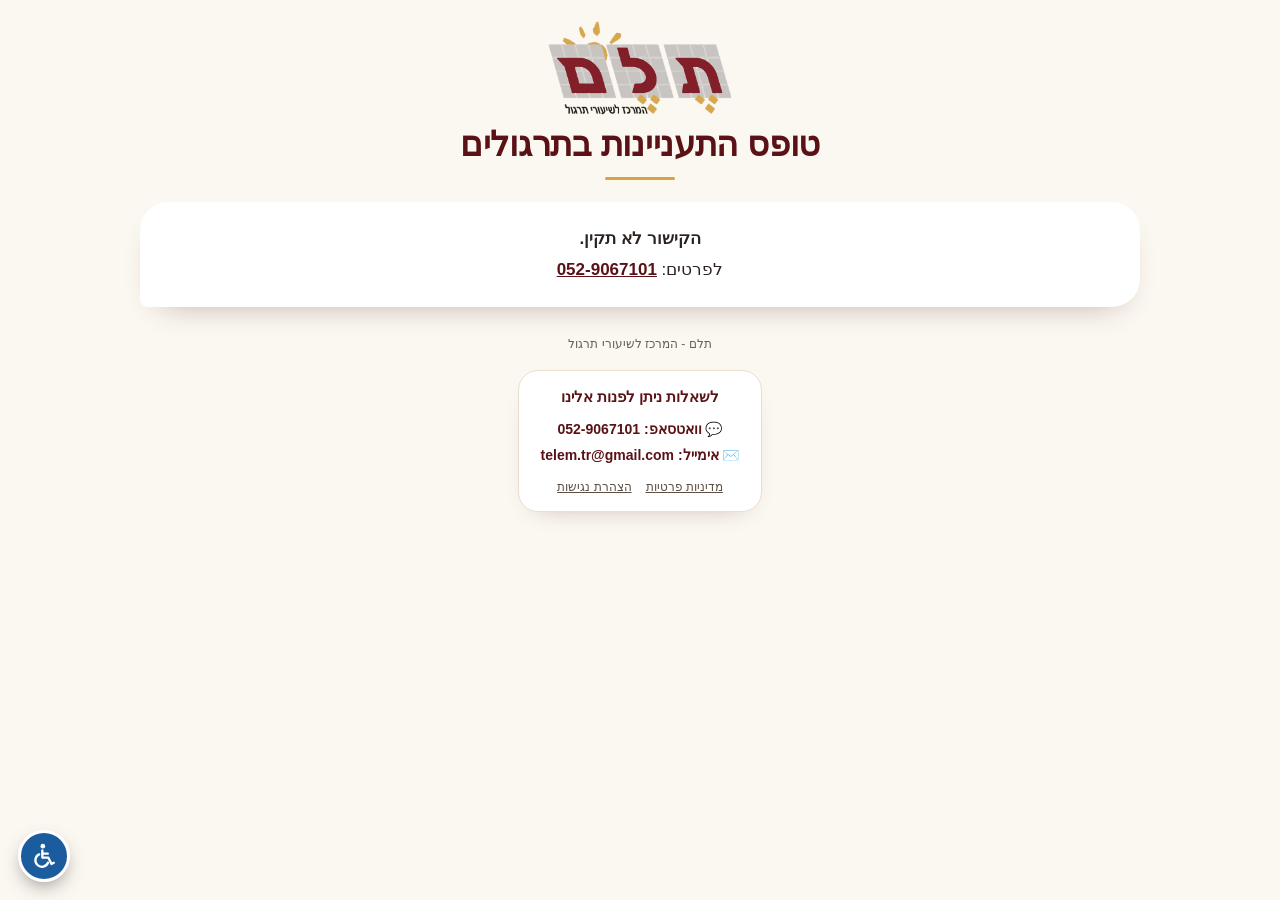
<file: class.html>
<!DOCTYPE html>
<html data-form="interest" lang="he" dir="rtl">
<head>
<meta charset="UTF-8">
<meta name="viewport" content="width=device-width, initial-scale=1.0">
<meta name="robots" content="noindex, nofollow">
<meta http-equiv="Content-Security-Policy" content="default-src 'self'; script-src 'self' 'unsafe-inline' https://challenges.cloudflare.com https://*.googletagmanager.com; style-src 'self' 'unsafe-inline' https://fonts.googleapis.com; font-src https://fonts.gstatic.com; img-src 'self' data: https://*.google-analytics.com https://*.googletagmanager.com; connect-src 'self' https://oulivucqbpmbavbavfvy.supabase.co https://*.google-analytics.com https://*.analytics.google.com https://*.googletagmanager.com; form-action 'self'; frame-src https://challenges.cloudflare.com; base-uri 'self'; object-src 'none'">
<meta name="referrer" content="strict-origin-when-cross-origin">
<title>תלם – טופס התעניינות</title>
<link rel="preconnect" href="https://fonts.googleapis.com">
<link href="https://fonts.googleapis.com/css2?family=Heebo:wght@400;500;700;800;900&family=Assistant:wght@400;500;600;700&display=swap" rel="stylesheet">
<style>
  /* לוח צבעים: בורדו/זהב של תלם, עם ערכת כהה תואמת */
  :root{
    --bg:#FAF8F5;
    --paper:#FFFFFF;
    --ink:#2B2320;
    --ink-soft:#6B5F55;
    --border:#E5DDD3;
    --accent:#5A1216;
    --accent-light:#8B1E23;
    --gold:#D9A441;
    --gold-deep:#C9A45C;
    --ok:#3F7D4F;
    --error:#B3423F;
    --cat-red:#B3241F;
    --cat-green:#5E9430;
    --cat-blue:#1E7FD1;
    color-scheme: light;
  }
  @media (prefers-color-scheme: dark){
    :root:not([data-theme="light"]){
      --bg:#1C1512;
      --paper:#2A211C;
      --ink:#F3ECE6;
      --ink-soft:#BBA99B;
      --border:#423630;
      --accent:#E2707A;
      --accent-light:#EF8C94;
      --gold:#E3B765;
      --gold-deep:#D9A441;
      --ok:#6CC082;
      --error:#FF8A80;
      --cat-red:#FF8A80;
      --cat-green:#8FD39F;
      --cat-blue:#7EC4FF;
      color-scheme: dark;
    }
  }
  :root[data-theme="dark"]{
    --bg:#1C1512;
    --paper:#2A211C;
    --ink:#F3ECE6;
    --ink-soft:#BBA99B;
    --border:#423630;
    --accent:#E2707A;
    --accent-light:#EF8C94;
    --gold:#E3B765;
    --gold-deep:#D9A441;
    --ok:#6CC082;
    --error:#FF8A80;
    --cat-red:#FF8A80;
    --cat-green:#8FD39F;
    --cat-blue:#7EC4FF;
    color-scheme: dark;
  }




    *{ box-sizing:border-box; }

  body{
    background:var(--bg);
    color:var(--ink);
    font-family:'Assistant', 'Segoe UI', sans-serif;
    direction:rtl;
    padding-inline:16px;
    padding-block:28px 60px;
    line-height:1.5;
    margin:0;
  }

  .wrap{ max-width:560px; margin:0 auto; }

  .brand{ display:flex; justify-content:center; margin-bottom:6px; }
  .brand-logo{ width:100%; max-width:230px; height:auto; display:block; }

  h1{
    text-align:center;
    font-family:'Heebo','Segoe UI',sans-serif;
    font-weight:900;
    font-size:clamp(22px,4.5vw,30px);
    color:var(--accent);
    display:flex;
    align-items:center;
    justify-content:center;
    gap:14px;
    margin:0 0 6px;
    text-wrap:balance;
  }
  h1 .line{ height:2px; width:56px; background:var(--gold-deep); position:relative; flex:0 0 auto; }
  h1 .line::before{ content:''; position:absolute; top:-3px; inset-inline-end:0; width:8px; height:8px; border-radius:50%; background:var(--accent); }
  h1 .line.right::before{ inset-inline-end:auto; inset-inline-start:0; }

  .subtitle{
    text-align:center;
    font-weight:700;
    color:var(--gold-deep);
    letter-spacing:.03em;
    margin-bottom:22px;
    font-size:18px;
  }
  .subtitle #subtitleLocation:not(:empty)::before{ content:" · "; }
  .subtitle #subtitleLocation.sub-l2{ display:block; font-size:.88em; font-weight:600; opacity:.92; margin-top:1px; } .subtitle #subtitleLocation.sub-l2::before{ content:none; } .subtitle #subtitleLocation.sub-l2:empty{ display:none; }

  .intro{
    background:var(--paper);
    border:1px solid var(--border);
    border-inline-start:4px solid var(--accent);
    border-radius:12px;
    padding:16px 18px;
    font-size:15px;
    color:var(--ink-soft);
    line-height:1.75;
    margin-bottom:28px;
    display:flex;
    flex-direction:column;
    gap:10px;
  }
  .intro strong{ color:var(--accent); }
  .intro .lock-line{ display:flex; align-items:center; gap:6px; color:var(--accent); font-weight:700; }

  fieldset{
    border:none;
    margin:0 0 26px;
    padding:0;
    min-width:0;
  }
  legend{
    font-family:'Heebo',sans-serif;
    font-weight:800;
    font-size:17px;
    color:var(--accent);
    padding:0 0 12px;
    width:100%;
    border-bottom:2px solid var(--border);
    margin-bottom:16px;
  }

  .row{ display:grid; grid-template-columns:1fr 1fr; gap:14px; }
  @media (max-width:520px){ .row{ grid-template-columns:1fr; } }

  .field{ display:flex; flex-direction:column; gap:6px; margin-bottom:14px; }
  .field label{ font-weight:700; font-size:14.5px; color:var(--ink); }
  .field label .req{ color:var(--accent); margin-inline-start:2px; }
  .field .hint{ font-size:12.5px; color:var(--ink-soft); font-weight:500; }

  input[type=text], input[type=email], input[type=tel], select, textarea{
    font-family:inherit;
    font-size:16px;
    padding:11px 12px;
    border-radius:10px;
    border:1.5px solid var(--border);
    background:var(--paper);
    color:var(--ink);
    width:100%;
    transition:border-color .15s;
  }
  select{
    appearance:none;
    background-image:url("data:image/svg+xml,%3Csvg xmlns='http://www.w3.org/2000/svg' width='14' height='9'%3E%3Cpath d='M1 1l6 6 6-6' stroke='%235A1216' stroke-width='2' fill='none' stroke-linecap='round' stroke-linejoin='round'/%3E%3C/svg%3E");
    /* גרסה לערכה כהה (אותו חץ, קו בהיר יותר כדי לשמור על קונטרסט) מוגדרת למטה */
    background-repeat:no-repeat;
    background-position:left 12px center;
    padding-inline-start:34px;
  }

  @media (prefers-color-scheme: dark){
    :root:not([data-theme="light"]) select{
      background-image:url("data:image/svg+xml,%3Csvg xmlns='http://www.w3.org/2000/svg' width='14' height='9'%3E%3Cpath d='M1 1l6 6 6-6' stroke='%23F3ECE6' stroke-width='2' fill='none' stroke-linecap='round' stroke-linejoin='round'/%3E%3C/svg%3E");
    }
  }
  [data-theme="dark"] select{
    background-image:url("data:image/svg+xml,%3Csvg xmlns='http://www.w3.org/2000/svg' width='14' height='9'%3E%3Cpath d='M1 1l6 6 6-6' stroke='%23F3ECE6' stroke-width='2' fill='none' stroke-linecap='round' stroke-linejoin='round'/%3E%3C/svg%3E");
  }
  input:focus, select:focus{
    outline:none;
    border-color:var(--accent-light);
    box-shadow:0 0 0 3px rgba(90,18,22,.12);
  }

  .error-msg{ font-size:12.5px; color:var(--error); font-weight:700; min-height:15px; display:none; }
  .field.invalid .error-msg{ display:block; }
  .field.invalid input, .field.invalid select{ border-color:var(--error); }

  .track-info{
    border-radius:10px;
    padding:16px 18px;
    margin:4px 0 20px;
    background:var(--paper);
    border:1px solid var(--border);
    border-inline-start:5px solid var(--track-color, var(--ink-soft));
    color:var(--ink);
    font-size:13.5px;
    line-height:1.7;
    text-align:right;
    box-shadow:0 1px 3px rgba(0,0,0,0.08);
  }
  .track-info.empty{ min-height:190px; display:flex !important; align-items:center; justify-content:flex-start; border-style:dashed; border-inline-start-width:1px; box-shadow:none; background:transparent; }
  .track-info.empty .track-info-title{ color:var(--ink-soft); font-weight:600; font-size:14px; margin:0; }
  .track-info.red{ --track-color:var(--cat-red); }
  .track-info.green{ --track-color:var(--cat-green); }
  .track-info.blue{ --track-color:var(--cat-blue); }
  .track-info-title{ font-family:'Heebo',sans-serif; font-weight:800; font-size:15.5px; margin-bottom:10px; color:var(--track-color, var(--ink)); }
  .track-info-body{ margin-bottom:10px; }
  .track-info-label{ font-weight:800; margin:0 0 4px; color:var(--ink); }   /* 5.19.42: צבע רק בפס ובכותרת */
  #tracksBox .track-info{ margin-bottom:12px; }
  .track-info-list{
    list-style:disc;
    margin:0 0 10px;
    padding-inline-start:20px;
    text-align:start;
  }
  .track-info-list li{ margin:2px 0; }
  .track-info-list b{ font-weight:800; }
  .track-info-prices{ margin-bottom:6px; }
  .track-info-note{ font-size:12.5px; opacity:.95; }
  .track-info-note .track-info-list{ margin-bottom:0; }

  .amount-row{
    display:flex;
    justify-content:space-between;
    align-items:center;
    background:var(--bg);
    border:1px solid var(--border);
    border-radius:10px;
    padding:12px 14px;
    margin:6px 0 0;
    font-size:14px;
  }
  .amount-row strong{ font-size:18px; color:var(--accent); }
  .amount-breakdown{ margin:6px 0 0; }
  .amount-breakdown:empty{ display:none; }
  .bd-row{ display:flex; justify-content:space-between; gap:12px; padding:5px 14px; font-size:13.5px; color:var(--ink-soft); }
  .bd-row + .bd-row{ border-top:1px dashed var(--border); }
  .bd-row b{ color:var(--ink); font-weight:600; white-space:nowrap; }
  .amount-row-recur{ margin-bottom:20px; }
  .amount-row-recur strong{ font-size:18px; }

  .pay-phone{ background:#FBF5E8; border:1.5px solid #E2C98F; border-radius:10px; padding:10px 12px; margin-bottom:10px; }
  .consent{
    display:flex;
    align-items:flex-start;
    gap:8px;
    margin-top:6px;
    font-size:13px;
    color:var(--ink-soft);
  }
  .consent input{ margin-top:3px; }
  .consent .error-msg{ color:var(--error); }

  .terms-box{
    background:var(--bg);
    border:1px solid var(--border);
    border-radius:10px;
    padding:14px 16px;
    margin:20px 0 10px;
    font-size:12.5px;
    line-height:1.7;
    color:var(--ink-soft);
    max-height:260px;
    overflow-y:auto;
    text-align:start;
  }
  .terms-box h4{
    font-family:'Heebo',sans-serif;
    font-weight:800;
    font-size:14px;
    color:var(--accent);
    margin:14px 0 6px;
  }
  .terms-box h4:first-child{ margin-top:0; }
  .terms-box p{ margin:5px 0; }
  .terms-box ol{ padding-inline-start:20px; margin:4px 0; }
  .terms-box li{ margin:3px 0; }

  .submit-wrap{ text-align:center; margin-top:30px; }
  button#submitBtn{
    font-family:'Heebo',sans-serif;
    font-weight:800;
    font-size:17px;
    color:#fff;
    background:var(--accent);
    border:none;
    border-radius:999px;
    padding:15px 42px;
    cursor:pointer;
    box-shadow:0 4px 14px rgba(90,18,22,.25);
    transition:transform .12s, background .12s;
    width:100%;
    max-width:320px;
  }
  button#submitBtn:hover{ background:var(--accent-light); }
  button#submitBtn:active{ transform:scale(.98); }
  button#submitBtn:disabled{ opacity:.55; cursor:not-allowed; }

  .form-error{
    text-align:right; color:var(--error); font-weight:700; font-size:14px;
    margin-top:14px; min-height:18px;
  }

  footer{ text-align:center; margin-top:34px; font-size:12px; color:var(--ink-soft); opacity:.85; line-height:1.9; }
  footer .contact{ font-size:13px; }
  footer a{ color:var(--maroon); font-weight:700; text-decoration:none; }


  [hidden]{ display:none !important; }
  select.locked{ background-image:none !important; opacity:1; background-color:var(--bg); color:var(--ink); font-weight:700; cursor:not-allowed; }
  .lock-note{ font-size:12.5px; color:var(--ink-soft); margin-top:4px; }
  .preview-banner{ position:sticky; top:0; z-index:50; background:#C9A45C; color:#2B2320; font-weight:800; text-align:center; padding:8px 12px; font-size:14px; }
  /* חתימה */
  .sig-wrap{ margin-top:12px; }
  .sig-wrap .sig-lbl{ font-weight:700; font-size:14px; margin-bottom:6px; display:block; }
  .sig-box{ position:relative; border:1.5px dashed var(--border); border-radius:10px; background:#fff; touch-action:none; }
  .sig-box canvas{ display:block; width:100%; height:120px; border-radius:10px; cursor:crosshair; touch-action:none; }
  .sig-box .sig-ph{ position:absolute; inset:0; display:flex; align-items:center; justify-content:center; color:#9a8f86; font-size:14px; pointer-events:none; }
  .sig-box.signed .sig-ph{ display:none; }
  .sig-box.signed{ border-style:solid; border-color:var(--ok); }
  .sig-tools{ display:flex; justify-content:space-between; align-items:center; margin-top:6px; font-size:13px; color:var(--ink-soft); }
  .sig-tools button{ background:none; border:1px solid var(--border); border-radius:8px; padding:4px 12px; font:inherit; color:var(--ink); cursor:pointer; }
  .hp-field{ position:absolute !important; width:1px; height:1px; overflow:hidden; clip-path:inset(50%); white-space:nowrap; opacity:0; pointer-events:none; }
  /* ===== תלם 5.19.46: עיצוב חדש לטפסים - קרם, בורדו וזהב (כמו מסך המאגר). רק מראה, בלי שינוי בלוגיקה ===== */
  /* רק במצב בהיר (במצב כהה של הטלפון - נשאר העיצוב הכהה הקיים) */
  @media not all and (prefers-color-scheme: dark){
  @media not all and (prefers-color-scheme: dark){
    :root:not([data-theme="dark"]){ --bg:#FBF8F3; --border:#E6E0D8; --hl:#C9A45C; --ink-dark:#2E1C19; }
  }
  :root[data-theme="light"]{ --bg:#FBF8F3; --border:#E6E0D8; --hl:#C9A45C; --ink-dark:#2E1C19; }
  .wrap{ max-width:600px; }
  h1{ display:block; width:fit-content; margin:4px auto 10px; padding:0 8px; color:var(--ink-dark, var(--ink)); }
  h1 .line{ display:none; }
  .subtitle{ display:table; margin:0 auto 22px; background:var(--accent); color:#fff; border-radius:999px; padding:7px 22px; font-size:17px; letter-spacing:0; }
  .intro{ border-radius:18px; border:1px solid var(--border); border-inline-start:5px solid var(--accent); box-shadow:0 1px 3px rgba(60,30,20,.05); }
  fieldset{ background:var(--paper); border:1px solid var(--border); border-radius:20px; padding:18px 20px 8px; margin-bottom:18px; box-shadow:0 1px 3px rgba(60,30,20,.05); }
  legend{ float:right; width:100%; border-bottom:none; padding:0 0 4px; margin-bottom:14px; font-size:18px; }
  legend::after{ content:""; display:block; width:36px; height:3px; border-radius:5px; background:var(--hl, var(--gold)); margin-top:6px; }
  legend + *, fieldset > *:not(legend){ clear:both; }
  input[type=text], input[type=email], input[type=tel], select, textarea{ border-radius:12px; }
  input[type=text]:focus, input[type=email]:focus, input[type=tel]:focus, select:focus, textarea:focus{ border-color:var(--gold-deep); box-shadow:0 0 0 3px rgba(90,18,22,.12); outline:none; }
  .track-info{ border-radius:16px; }
  .terms-box{ border-radius:16px; }
  button#submitBtn{ box-shadow:0 6px 18px rgba(90,18,22,.22); }
  /* שדה שנקבע בקישור (נעול) - רקע בהיר, כיתוב רגיל (לא מודגש) */
  select.locked, input.locked, select:disabled, input:disabled{ background-color:#F8F6F3 !important; color:var(--ink) !important; font-weight:600 !important; box-shadow:none; }
  .lock-note::before{ content:"🔒 "; font-size:11px; }
  .terms-box{ background:var(--paper); }
  .amount-breakdown{ background:var(--paper); border:1px solid var(--border); border-radius:14px; padding:4px 0; margin-bottom:8px; }
  .amount-row{ background:var(--paper); border-radius:14px; }
  .amount-row:not(.amount-row-recur){ background:var(--paper); border-color:var(--accent); border-width:1.5px; }
  .sig-box{ border-radius:14px; }
  .pm-lock{ display:flex; gap:6px; align-items:flex-start; margin:8px 0 2px; font-size:13px; color:var(--accent); font-weight:700; }
  #pmOpts[hidden] ~ .pm-lock{ display:none; }
  :root{ --bg:#FBF8F3; } body{ background:#F8F4ED; }
  /* תלם 5.19.46: הטופס בחלקים ממוספרים (כמו המרתון) */
  form{ counter-reset:step; }
  fieldset > legend, .sec-card > .sec-h{ display:flex; align-items:center; gap:10px; }
  fieldset > legend::before, .sec-card > .sec-h::before{ counter-increment:step; content:counter(step); flex:0 0 auto; width:28px; height:28px; border-radius:50%; background:var(--accent); color:#fff; display:grid; place-items:center; font-size:14px; font-weight:800; font-family:'Heebo',sans-serif; }
  fieldset > legend::after{ display:none !important; } fieldset > legend{ border-bottom:1px solid var(--border); padding-bottom:12px !important; }
  .sec-card > .sec-h{ border-bottom:1px solid var(--border); padding-bottom:12px; }
  .sec-card{ background:var(--paper); border:1px solid var(--border); border-radius:20px; padding:18px 20px 14px; margin-bottom:18px; box-shadow:0 1px 3px rgba(60,30,20,.05); }
  .sec-card > .sec-h{ font-family:'Heebo',sans-serif; font-weight:800; font-size:18px; color:var(--accent); margin-bottom:16px; flex-wrap:wrap; }

  .sec-card .terms-box{ background:#FBF9F5; }
  @media (min-width:900px){ .wrap{ max-width:640px; } }
  /* הלקוחה: השדות למילוי ברקע אפור-בהיר, שדה שנקבע בקישור (עיר) - לבן */
  input[type=text], input[type=email], input[type=tel], input[type=number], select, textarea{ background-color:#FFFAEE; border-color:#EADFC8; }
  input[type=text]:focus, input[type=email]:focus, input[type=tel]:focus, select:focus, textarea:focus{ background-color:#fff; }
  select.locked, input.locked, select:disabled, input:disabled, input.ro-val, input[readonly]{ background-color:#fff !important; border-color:var(--border) !important; color:var(--ink) !important; font-weight:600 !important; }
  /* הלוגו בלי "מסגרת" לבנה - הרקע הלבן של התמונה מתמזג ברקע הדף */
  @media not all and (prefers-color-scheme: dark){ :root:not([data-theme="dark"]) .brand-logo{ mix-blend-mode:multiply; } }
  :root[data-theme="light"] .brand-logo{ mix-blend-mode:multiply; }

  }
  @media not all and (prefers-color-scheme: dark){
    /* מסגרת פנימית בתוך כרטיס - תמיד עם שוליים */
    fieldset .track-info, fieldset .ti-box, fieldset .terms-box, .sec-card .terms-box, fieldset .amount-row, fieldset .pm-only{ margin-inline:0; }
    .ti-box, .track-info{ padding:14px 16px !important; }
  }
  /* ===== תלם 5.19.46 (המשך): מסגרת בורדו לכל חלק, רקע ניטרלי, ריווח צפוף, שני שדות בשורה גם בנייד, שורה צהובה מתחת לכותרת ===== */
  @media not all and (prefers-color-scheme: dark){
    :root{ --bg:#FAF8F5; } body{ background:#FAF8F5 !important; padding-inline:10px !important; padding-top:18px !important; }
    fieldset, .sec-card{ border:1.5px solid var(--accent) !important; box-shadow:none !important; margin-bottom:10px !important; padding:14px 14px 4px !important; border-radius:16px !important; }
    .sec-card{ padding-bottom:12px !important; }
    fieldset > legend, .sec-card > .sec-h{ border-bottom-color:#E9DCDC !important; margin-bottom:10px !important; padding-bottom:10px !important; }
    .field{ margin-bottom:10px; }
    input[type=text], input[type=email], input[type=tel], input[type=number], select, textarea{ background-color:#FAF8F5 !important; border-color:#E3DDD4 !important; }
    input[type=text]:focus, input[type=email]:focus, input[type=tel]:focus, select:focus, textarea:focus{ background-color:#fff !important; }
    select.locked, input.locked, select:disabled, input:disabled, input.ro-val, input[readonly]{ background-color:#fff !important; }
  }
  .row{ grid-template-columns:1fr 1fr !important; gap:10px !important; }
  @media (max-width:520px){ .field label{ font-size:13.5px; } input[type=text], input[type=email], input[type=tel], select{ font-size:15px; padding-inline:10px; } }
  .closed-box{ background:var(--paper); border:1.5px solid var(--accent); border-radius:16px; padding:22px 18px; text-align:center; font-size:17px; line-height:1.8; margin:10px 0 18px; }
  .closed-box a{ color:var(--accent); font-weight:800; }
</style>
<style>
  .ro-val{ background:#F6F1E7 !important; color:#2B2320 !important; font-weight:700; }
  .done-box{ background:#EEF7EA; border:1.5px solid #9BC98A; border-radius:12px; padding:18px; text-align:center; font-size:17px; font-weight:700; }
  .bad-box{ background:#FBEDEC; border:1.5px solid #E4A8A3; border-radius:12px; padding:18px; text-align:center; font-size:16px; font-weight:700; }
  .disclaimer{ font-weight:800; font-size:15.5px; text-align:center; margin:14px 0 6px; color:#2B2320; }
  .ti-box{ border:1.5px solid #E2C98F; background:#FBF5E8; border-radius:12px; padding:12px 14px; margin-bottom:10px; }
  .ti-box h3{ margin:0 0 4px; font-size:16px; } .ti-box p{ margin:0 0 6px; font-size:14.5px; } .ti-box ul{ margin:0; padding-inline-start:18px; font-size:14.5px; }
  .preview-banner{ position:sticky; top:0; z-index:50; background:#C9A45C; color:#2B2320; font-weight:800; text-align:center; padding:8px 12px; font-size:14px; }

  /* 5.19.55 (הלקוחה): שדות שהדפדפן מילא אוטומטית - בלי הרקע הכחול, באותו צבע כמו שאר השדות */
  input:-webkit-autofill, input:-webkit-autofill:hover, input:-webkit-autofill:focus, textarea:-webkit-autofill, select:-webkit-autofill{
    -webkit-box-shadow:0 0 0 1000px var(--af-bg, #FAF8F5) inset !important; box-shadow:0 0 0 1000px var(--af-bg, #FAF8F5) inset !important;
    -webkit-text-fill-color:currentColor !important; transition:background-color 99999s ease 0s; }
  input:-webkit-autofill:focus{ --af-bg:#fff; }
  input:autofill{ background-color:var(--af-bg, #FAF8F5) !important; }
  @media (prefers-color-scheme: dark){ input:-webkit-autofill, textarea:-webkit-autofill, select:-webkit-autofill{ --af-bg:var(--card, #2a2522); } }
  /* 5.19.55: שדה חסר / לא תקין - מסגרת אדומה בולטת והודעה גדולה יותר */
  .field.invalid input, .field.invalid select, .field.invalid textarea{ border:1.5px solid #C9554F !important; }   /* הלקוחה: פחות אדום - רק מסגרת */
  .field.invalid .error-msg, .consent .error-msg:not(:empty), #sigError:not(:empty){ font-size:13.5px !important; font-weight:700 !important; color:#B8463F !important; margin-top:4px; }
  .field.invalid .error-msg::before{ content:"⚠ "; }

  /* ===== 5.19.83 (נועה): שדות לבנים כמו במערכת הניהול – לא שמנת. פינות 8, גובה 44 בכל הטפסים ===== */
  @media not all and (prefers-color-scheme: dark){
    :is(input[type=text], input[type=email], input[type=tel], input[type=number], input[type=date], select, textarea):not(.field.invalid *){ background-color:#fff !important; border:1.5px solid #E5DDD3 !important; }
    :is(input[type=text], input[type=email], input[type=tel], input[type=number], input[type=date], select, textarea):not(.field.invalid *):focus{ border-color:#C9A45C !important; box-shadow:0 0 0 3px rgba(90,18,22,.10) !important; outline:none; }
    input:-webkit-autofill, textarea:-webkit-autofill, select:-webkit-autofill{ --af-bg:#fff; }
    input:autofill{ --af-bg:#fff; }
  }
  :is(input[type=text], input[type=email], input[type=tel], input[type=number], input[type=date], select, textarea){ border-radius:8px !important; }
  :is(input[type=text], input[type=email], input[type=tel], input[type=number], input[type=date], select){ min-height:44px !important; height:44px; padding-block:8px !important; box-sizing:border-box; }

  /* 5.19.84 (נועה): שדה נעול / לקריאה בלבד – דהוי: מסגרת חלשה מאוד, טקסט אפור, בלי רקע ובלי חץ */
  body .field :is(select.locked, input.locked, select:disabled, input:disabled, input.ro-val, input[readonly]):not(.q1):not(.q2):not(.q3){
    background-color:transparent !important; background-image:none !important; border:1.5px solid #EFEAE3 !important; box-shadow:none !important;
    color:#6B5F55 !important; -webkit-text-fill-color:#6B5F55; font-weight:400 !important; opacity:1; cursor:default; }

  /* 5.19.84 (נועה): רקע הדף כמו במערכת הניהול – המסגרות הלבנות בולטות עליו */
  @media not all and (prefers-color-scheme: dark){ body{ background:#F6F3EF !important; } }

  .track-info.mar{ --track-color:var(--accent); } .track-info .mar-extra{ display:block; margin-top:6px; color:var(--ink-soft); font-size:.92em; }

  /* ===== 5.19.84 (נועה): כל הטפסים בעיצוב של טופס המרתון (המרתון = הטופס שסגרנו) ===== */
  .intro{ background:var(--paper) !important; border:1px solid var(--accent) !important; border-radius:16px !important; box-shadow:none !important;
    padding:14px 14px 12px !important; margin:0 0 10px !important; font-size:15.5px; line-height:1.7; color:var(--ink); }
  fieldset, .sec-card{ border-width:1px !important; }
  fieldset > legend, .sec-card > .sec-h{ font-size:17.5px !important; font-weight:800; color:var(--accent); padding-bottom:12px !important; margin-bottom:10px !important; }
  fieldset > legend::before, .sec-card > .sec-h::before{ width:26px !important; height:26px !important; font-size:13.5px !important; }
  .field > label, .field label{ font-size:14px !important; font-weight:700; color:var(--ink-soft) !important; }
  @media (max-width:520px){ .field > label, .field label{ font-size:13.5px !important; } }
  .amount-row:not(.amount-row-recur){ background:linear-gradient(135deg, rgba(90,18,22,.07), rgba(217,164,65,.10)) !important; border:1px solid rgba(90,18,22,.35) !important;
    border-radius:14px !important; padding:14px 16px !important; }
  .amount-row:not(.amount-row-recur) span{ font-weight:800; font-size:16px; color:var(--accent); } .amount-row:not(.amount-row-recur) strong{ font-size:22px !important; font-weight:900; color:var(--accent); }
  .amount-row-recur{ border-radius:14px !important; padding:12px 16px !important; }
  .consents-box{ background:#FAF8F5 !important; border:1px solid #E6E0D8 !important; border-radius:14px !important; padding:12px 14px !important; margin:10px 0 4px !important; display:grid !important; gap:10px; }
  .consents-box .consent, .consent{ margin:0 !important; font-size:14px !important; color:var(--ink) !important; line-height:1.55; cursor:pointer; gap:8px; }
  .consents-box .consent input, .consent input[type=checkbox]{ width:20px; height:20px; flex:0 0 auto; margin-top:1px !important; }
  .consents-box .error-msg:empty{ display:none; }
  .terms-box{ background:#FAF8F5 !important; border:1px solid #E6E0D8 !important; border-radius:12px !important; padding:14px 16px !important; margin:16px 0 10px !important;
    font-size:12.5px; color:var(--ink-soft); max-height:190px; }
  .sig-box{ background:#FDFBF8 !important; border:1px dashed #E6E0D8 !important; border-radius:14px !important; }
  .pm-title{ font-family:'Heebo',sans-serif; font-size:16px; font-weight:800; color:var(--ink); margin:16px 0 6px; }
  .submit-wrap{ margin-top:22px !important; }
  button#submitBtn{ background:linear-gradient(160deg, #8B1E23, #5A1216) !important; font-size:16.5px !important; padding:15px 14px !important; max-width:380px !important; width:100%;
    box-shadow:0 8px 22px rgba(90,18,22,.28) !important; border-radius:999px; }
  footer{ margin-top:26px !important; }
  /* מחשב – רוחב כמו בטופס המרתון */
  @media (min-width:900px){
    body{ padding-inline:28px; } .wrap{ max-width:1000px !important; }
    button#submitBtn{ font-size:18px !important; padding:16px 24px !important; }
    .field > label, .field label{ font-size:14px !important; }
  }

  /* ===== 5.19.84 (נועה): כמו במערכת – שם השדה צמוד לשדה ומיושר לטקסט שבתוכו; כוכבית חובה באדום ===== */
  .field > label, .field > .field-title{ display:block; padding-inline-start:11px !important; margin-bottom:-3px !important; line-height:1.3; }
  .sig-lbl, .pm-title{ padding-inline-start:0; }
  :is(input[type=text], input[type=email], input[type=tel], input[type=number], input[type=date], select){ padding-inline:10px !important; }
  select{ padding-inline-end:36px !important; }
  .req, label .req, .sig-lbl .req{ color:#B3241F !important; font-weight:800; }
  /* 5.19.84 (נועה): המסלולים בטופס ההתעניינות נפתחים – חץ כמו במערכת (עיגול בהיר, חץ בורדו; סגור = שמאלה, פתוח = למטה) */
  details.ti-fold > summary{ list-style:none; cursor:pointer; display:flex; align-items:flex-start; gap:10px; }
  details.ti-fold > summary::-webkit-details-marker{ display:none; }
  details.ti-fold > summary .track-info-title{ margin:0 !important; flex:1; }
  details.ti-fold > summary::after{ content:""; flex:none; width:24px; height:24px; border-radius:50%; margin-top:-1px;
    background:color-mix(in srgb, var(--accent) 9%, #fff) url("data:image/svg+xml,%3Csvg xmlns='http://www.w3.org/2000/svg' viewBox='0 0 24 24'%3E%3Cpath d='M14.5 6.5L9 12l5.5 5.5' fill='none' stroke='%235A1216' stroke-width='2.8' stroke-linecap='round' stroke-linejoin='round'/%3E%3C/svg%3E") center / 15px no-repeat;
    border:1px solid color-mix(in srgb, var(--accent) 18%, #fff); transition:transform .2s; }
  details.ti-fold[open] > summary::after{ transform:rotate(-90deg); }
  details.ti-fold[open] > summary{ margin-bottom:10px; }
  details.ti-fold:not([open]){ padding-block:12px !important; }
  /* 5.19.97 (נועה): הטמעה באתר השיווקי – interest.html?embed=1 בתוך iframe: בלי הלוגו והכותרת, רקע שקוף, גובה אוטומטי */
  html.embed body{ background:transparent !important; padding:0 !important; } html.embed .wrap{ padding-top:0 !important; margin-top:0 !important; }
  html.embed .brand, html.embed .wrap > h1, html.embed footer{ display:none !important; }
  /* את-25: בחירת מסלול – כרטיס קטן מעל תיאור המסלול */
  .trk-pick{ background:#fff; border-radius:22px; box-shadow:0 14px 34px -22px rgba(62,13,16,.45); padding:14px 18px 6px; margin:0 6px 12px; }
  .trk-pick .field{ margin-bottom:8px; } .trk-pick select{ padding-inline-end:40px !important; text-overflow:ellipsis; } .trk-pick label{ font-family:'Heebo',sans-serif; font-weight:800 !important; font-size:16px !important; }
</style>
<script>
  // 5.19.97: ?embed=1 – מצב הטמעה (האתר שם את הטופס ב-iframe). הגובה נשלח לאתר כדי שה-iframe יגדל לבד.
  (function(){ if (!/[?&]embed=1(&|$)/.test(location.search)) return; document.documentElement.classList.add("embed"); 
    var last = 0, send = function(){ var h = Math.ceil(document.documentElement.scrollHeight); if (h !== last) { last = h; try { parent.postMessage({ telemForm: "interest", height: h }, "*"); } catch (e) {} } };
    window.addEventListener("load", function(){ send(); if (window.ResizeObserver) new ResizeObserver(send).observe(document.body); setInterval(send, 1000); });
  })();
</script>
<link rel="stylesheet" href="site-look.css?v=8"><script src="site-look.js?v=12"></script><!-- עיצוב אחיד כמו באתר (נועה 23.10) -->
<link rel="icon" type="image/png" href="favicon.png?v=1">
</head>
<body>
<div class="wrap">
  <div class="brand"><img class="brand-logo" src="[data-uri]" alt="תלם - המרכז לשיעורי תרגול"></div>
  <h1><span class="line"></span> <span data-t="cl16">תלם - המרכז לשיעורי תרגול</span> <span class="line right"></span></h1>
  <div class="subtitle"><span data-t="cl01">טופס התעניינות בתרגולים</span><span id="subtitleLocation" class="sub-l2"></span></div>
  <div id="badBox" class="closed-box" hidden></div>
  <form id="clsForm" novalidate hidden>
    <div class="top-error form-error" id="topError" style="display:none;" data-t="cl02">נא להשלים את הפרטים המסומנים ולשלוח שוב.</div>
    <fieldset>
      <legend data-t="cl03">פרטי התלמיד/ה</legend>
      <div class="row">
        <div class="field" id="field-sfirst"><label for="f-sfirst"><span data-t="cl04">שם פרטי תלמיד/ה</span> <span class="req">*</span></label><input type="text" id="f-sfirst" maxlength="60" autocomplete="off"><div class="error-msg">שדה חובה</div></div>
        <div class="field" id="field-slast"><label for="f-slast"><span data-t="cl05">שם משפחה תלמיד/ה</span> <span class="req">*</span></label><input type="text" id="f-slast" maxlength="60" autocomplete="off"><div class="error-msg">שדה חובה</div></div>
      </div>
      <div class="field" id="field-sphone"><label for="f-sphone"><span data-t="cl06">טלפון תלמיד/ה</span> <span class="req">*</span></label><input type="tel" id="f-sphone" inputmode="numeric" maxlength="15" autocomplete="off"><div class="error-msg">מספר נייד לא תקין</div></div>
      <div class="row">
        <div class="field"><label data-t="cl09">בית ספר</label><input type="text" id="f-school" disabled></div>
        <div class="field"><label data-t="cl10">שכבה</label><input type="text" id="f-grade" disabled></div>
      </div>
    </fieldset>
    <fieldset>
      <legend data-t="cl11">פרטי ההורה</legend>
      <div class="row">
        <div class="field" id="field-pfirst"><label for="f-pfirst"><span data-t="cl07">שם פרטי הורה</span> <span class="req">*</span></label><input type="text" id="f-pfirst" maxlength="60" autocomplete="off"><div class="error-msg">שדה חובה</div></div>
        <div class="field" id="field-pphone"><label for="f-pphone"><span data-t="cl08">טלפון הורה</span> <span class="req">*</span></label><input type="tel" id="f-pphone" inputmode="numeric" maxlength="15" autocomplete="off"><div class="error-msg">מספר טלפון לא תקין</div></div>
      </div>
    </fieldset>
    <div class="hp-field" aria-hidden="true"><label>אתר <input type="text" id="f-website" tabindex="-1" autocomplete="off"></label></div>
    <p class="disclaimer" data-t="cl12">מילוי הטופס הוא להתעניינות בלבד ואינו מחייב בהרשמה, בתשלום או בכל התחייבות שהיא.</p>
    <p class="priv-note"><span data-t="priv.note">בשליחת הפרטים את/ה מאשר/ת את</span> <a href="https://www.telem-tr.co.il/%D7%9E%D7%93%D7%99%D7%A0%D7%99%D7%95%D7%AA-%D7%A4%D7%A8%D7%98%D7%99%D7%95%D7%AA" target="_blank" rel="noopener"><span data-t="priv.link">מדיניות הפרטיות</span></a> <span data-t="priv.note2">של האתר</span></p>
    <div class="submit-wrap"><button type="submit" id="submitBtn" data-t="cl13">שליחה</button></div>
  </form>
  <div id="doneBox" hidden><div class="done-box" data-t="cl14">תודה! הפרטים התקבלו ונחזור אליכם בהקדם.</div>
    <div class="submit-wrap"><button type="button" id="againBtn" class="again-btn" data-t="cl15">מילוי לתלמיד/ה נוסף/ת</button></div></div>
  <footer><span data-t="cl17">תלם - המרכז לשיעורי תרגול</span><br>
    <span class="contact"><span data-t="cl18">טלפון:</span> <a href="tel:0529067101">052-9067101</a></span></footer>
</div>
<script src="texts.js?v=3"></script><!-- נועה 7.11: נוסחי הטפסים מהמערכת -->
<style> .again-btn{ background:transparent !important; color:var(--accent, #5A1216) !important; border:1.5px solid currentColor !important; } #f-school:disabled, #f-grade:disabled{ opacity:1; background:#F4EFE8; color:#2B1A12; -webkit-text-fill-color:#2B1A12; font-weight:700; } </style>
<script>
// תלם 5.20.7 (נועה 31.10, קובץ 149): טופס כיתה – עוברים בכיתות, הילדים ממלאים בטלפון.
// class.html?c=<קוד> – בית הספר והשכבה מהקישור (נקבעים במערכת, לא ניתנים לשינוי). נשמר כמו טופס התעניינות, מקור "כיתה".
(function(){
"use strict";
const SB = { url: "https://oulivucqbpmbavbavfvy.supabase.co", anonKey: "sb_publishable_M8wEF2-9fXMmX0U97nfENw_AfZw9wNz" };
const $ = (id) => document.getElementById(id), digits = (v) => String(v || "").replace(/\D/g, "");
const Q = new URLSearchParams(location.search), CODE = (Q.get("c") || "").trim(), PREVIEW = Q.get("preview") === "1";
function rpc(fn, body){ const h = { "Content-Type": "application/json", apikey: SB.anonKey }; if (SB.anonKey.indexOf("eyJ") === 0) h.Authorization = "Bearer " + SB.anonKey;
  return fetch(SB.url + "/rest/v1/rpc/" + fn, { method: "POST", headers: h, body: JSON.stringify(body) }).then(r => r.json().catch(() => null).then(b => { if (!r.ok) throw new Error((b && (b.message || b.hint)) || ("HTTP " + r.status)); return b; })); }
const bad = (msg) => { const b = $("badBox"); b.innerHTML = msg + '<br>לפרטים: <a href="tel:0529067101">052-9067101</a>'; b.hidden = false; $("clsForm").hidden = true; };
let L = null;
function show(l){ L = l; $("f-school").value = l.school || ""; $("f-grade").value = l.grade || "";
  $("subtitleLocation").textContent = [l.school, l.grade ? "שכבת " + l.grade : "", l.city].filter(Boolean).join(" · "); $("clsForm").hidden = false; }
if (PREVIEW) show({ school: Q.get("school") || "בארי", grade: Q.get("grade") || "ח'", city: Q.get("city") || "ראש העין" });
else if (!/^[0-9a-f]{6,40}$/i.test(CODE)) bad("<b>הקישור לא תקין.</b>");
else rpc("class_link_get", { p_code: CODE }).then(r => r && r.ok ? show(r) : bad("<b>הטופס כבר לא פעיל.</b>")).catch(() => bad("<b>לא הצלחנו לטעון את הטופס.</b> נסו שוב בעוד רגע."));
$("clsForm").addEventListener("submit", function(e){
  e.preventDefault(); let ok = true; const mark = (id, b) => { $(id).classList.toggle("invalid", b); if (b) ok = false; };
  const sph = digits($("f-sphone").value), ph = digits($("f-pphone").value);
  mark("field-sfirst", !$("f-sfirst").value.trim()); mark("field-slast", !$("f-slast").value.trim()); mark("field-pfirst", !$("f-pfirst").value.trim());
  mark("field-sphone", !/^0\d{8,9}$/.test(sph)); mark("field-pphone", !/^0\d{8,9}$/.test(ph));
  $("topError").style.display = ok ? "none" : "block"; if (!ok) { if (window.TELEM_BAD) TELEM_BAD($("submitBtn")); return; }
  const payload = { website: $("f-website").value, class_code: CODE, filled_by: "תלמיד",
    student: { first_name: $("f-sfirst").value.trim(), last_name: $("f-slast").value.trim(), phone: sph },
    parent: { first_name: $("f-pfirst").value.trim(), phone: ph } };
  const btn = $("submitBtn"); btn.disabled = true; btn.textContent = "שולח…";
  const done = () => { $("clsForm").hidden = true; $("doneBox").hidden = false; window.scrollTo(0, 0); btn.disabled = false; btn.textContent = "שליחה"; };
  if (PREVIEW) { setTimeout(done, 300); return; }
  rpc("submit_interest", { payload: payload }).then(done).catch(err => { const m = String(err && err.message || "");
    $("topError").textContent = /not valid/.test(m) ? "הטופס כבר לא פעיל." : /too many/.test(m) ? "נשלחו הרבה טפסים ברגע. נסו שוב בעוד דקה." : /invalid phone/.test(m) ? "מספר הטלפון לא תקין." : "לא הצלחנו לשלוח. נסו שוב בעוד רגע.";
    $("topError").style.display = "block"; btn.disabled = false; btn.textContent = "שליחה"; });
});
$("againBtn").onclick = () => { ["f-sfirst", "f-slast", "f-sphone", "f-pfirst", "f-pphone"].forEach(id => $(id).value = ""); $("doneBox").hidden = true; $("clsForm").hidden = false; $("f-sfirst").focus(); };
})();
</script>
</body>
</html>
</file>
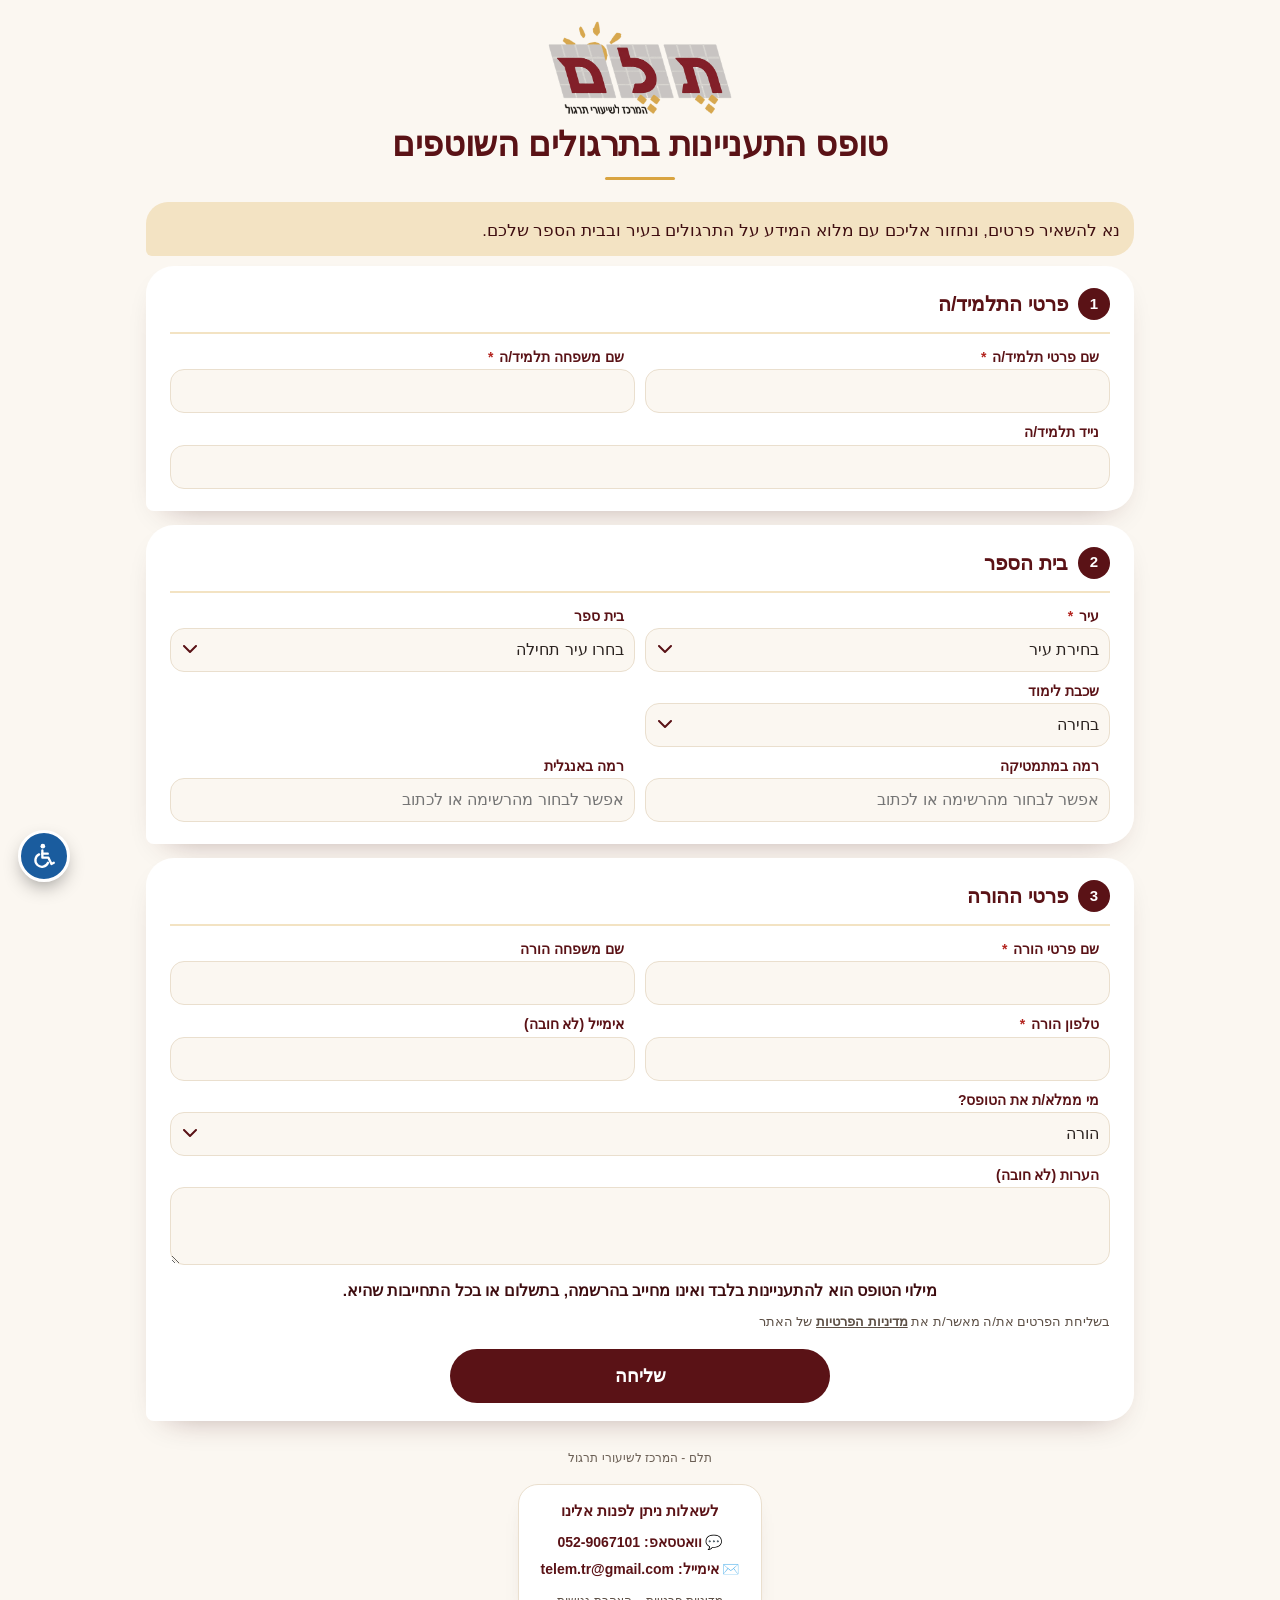
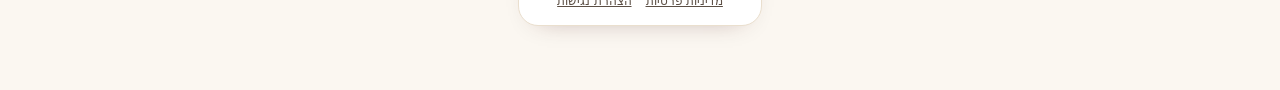
<file: interest.html>
<!DOCTYPE html>
<html data-form="interest" lang="he" dir="rtl">
<head>
<meta charset="UTF-8">
<meta name="viewport" content="width=device-width, initial-scale=1.0">
<meta name="robots" content="noindex, nofollow">
<meta http-equiv="Content-Security-Policy" content="default-src 'self'; script-src 'self' 'unsafe-inline' https://challenges.cloudflare.com https://*.googletagmanager.com; style-src 'self' 'unsafe-inline' https://fonts.googleapis.com; font-src https://fonts.gstatic.com; img-src 'self' data: https://*.google-analytics.com https://*.googletagmanager.com; connect-src 'self' https://oulivucqbpmbavbavfvy.supabase.co https://*.google-analytics.com https://*.analytics.google.com https://*.googletagmanager.com; form-action 'self'; frame-src https://challenges.cloudflare.com; base-uri 'self'; object-src 'none'">
<meta name="referrer" content="strict-origin-when-cross-origin">
<title>טופס התעניינות - תלם</title>
<link rel="preconnect" href="https://fonts.googleapis.com">
<link href="https://fonts.googleapis.com/css2?family=Heebo:wght@400;500;700;800;900&family=Assistant:wght@400;500;600;700&display=swap" rel="stylesheet">
<style>
  /* לוח צבעים: בורדו/זהב של תלם, עם ערכת כהה תואמת */
  :root{
    --bg:#FAF8F5;
    --paper:#FFFFFF;
    --ink:#2B2320;
    --ink-soft:#6B5F55;
    --border:#E5DDD3;
    --accent:#5A1216;
    --accent-light:#8B1E23;
    --gold:#D9A441;
    --gold-deep:#C9A45C;
    --ok:#3F7D4F;
    --error:#B3423F;
    --cat-red:#B3241F;
    --cat-green:#5E9430;
    --cat-blue:#1E7FD1;
    color-scheme: light;
  }
  @media (prefers-color-scheme: dark){
    :root:not([data-theme="light"]){
      --bg:#1C1512;
      --paper:#2A211C;
      --ink:#F3ECE6;
      --ink-soft:#BBA99B;
      --border:#423630;
      --accent:#E2707A;
      --accent-light:#EF8C94;
      --gold:#E3B765;
      --gold-deep:#D9A441;
      --ok:#6CC082;
      --error:#FF8A80;
      --cat-red:#FF8A80;
      --cat-green:#8FD39F;
      --cat-blue:#7EC4FF;
      color-scheme: dark;
    }
  }
  :root[data-theme="dark"]{
    --bg:#1C1512;
    --paper:#2A211C;
    --ink:#F3ECE6;
    --ink-soft:#BBA99B;
    --border:#423630;
    --accent:#E2707A;
    --accent-light:#EF8C94;
    --gold:#E3B765;
    --gold-deep:#D9A441;
    --ok:#6CC082;
    --error:#FF8A80;
    --cat-red:#FF8A80;
    --cat-green:#8FD39F;
    --cat-blue:#7EC4FF;
    color-scheme: dark;
  }




    *{ box-sizing:border-box; }

  body{
    background:var(--bg);
    color:var(--ink);
    font-family:'Assistant', 'Segoe UI', sans-serif;
    direction:rtl;
    padding-inline:16px;
    padding-block:28px 60px;
    line-height:1.5;
    margin:0;
  }

  .wrap{ max-width:560px; margin:0 auto; }

  .brand{ display:flex; justify-content:center; margin-bottom:6px; }
  .brand-logo{ width:100%; max-width:230px; height:auto; display:block; }

  h1{
    text-align:center;
    font-family:'Heebo','Segoe UI',sans-serif;
    font-weight:900;
    font-size:clamp(22px,4.5vw,30px);
    color:var(--accent);
    display:flex;
    align-items:center;
    justify-content:center;
    gap:14px;
    margin:0 0 6px;
    text-wrap:balance;
  }
  h1 .line{ height:2px; width:56px; background:var(--gold-deep); position:relative; flex:0 0 auto; }
  h1 .line::before{ content:''; position:absolute; top:-3px; inset-inline-end:0; width:8px; height:8px; border-radius:50%; background:var(--accent); }
  h1 .line.right::before{ inset-inline-end:auto; inset-inline-start:0; }

  .subtitle{
    text-align:center;
    font-weight:700;
    color:var(--gold-deep);
    letter-spacing:.03em;
    margin-bottom:22px;
    font-size:18px;
  }
  .subtitle #subtitleLocation:not(:empty)::before{ content:" · "; }
  .subtitle #subtitleLocation.sub-l2{ display:block; font-size:.88em; font-weight:600; opacity:.92; margin-top:1px; } .subtitle #subtitleLocation.sub-l2::before{ content:none; } .subtitle #subtitleLocation.sub-l2:empty{ display:none; }

  .intro{
    background:var(--paper);
    border:1px solid var(--border);
    border-inline-start:4px solid var(--accent);
    border-radius:12px;
    padding:16px 18px;
    font-size:15px;
    color:var(--ink-soft);
    line-height:1.75;
    margin-bottom:28px;
    display:flex;
    flex-direction:column;
    gap:10px;
  }
  .intro strong{ color:var(--accent); }
  .intro .lock-line{ display:flex; align-items:center; gap:6px; color:var(--accent); font-weight:700; }

  fieldset{
    border:none;
    margin:0 0 26px;
    padding:0;
    min-width:0;
  }
  legend{
    font-family:'Heebo',sans-serif;
    font-weight:800;
    font-size:17px;
    color:var(--accent);
    padding:0 0 12px;
    width:100%;
    border-bottom:2px solid var(--border);
    margin-bottom:16px;
  }

  .row{ display:grid; grid-template-columns:1fr 1fr; gap:14px; }
  @media (max-width:520px){ .row{ grid-template-columns:1fr; } }

  .field{ display:flex; flex-direction:column; gap:6px; margin-bottom:14px; }
  .field label{ font-weight:700; font-size:14.5px; color:var(--ink); }
  .field label .req{ color:var(--accent); margin-inline-start:2px; }
  .field .hint{ font-size:12.5px; color:var(--ink-soft); font-weight:500; }

  input[type=text], input[type=email], input[type=tel], select, textarea{
    font-family:inherit;
    font-size:16px;
    padding:11px 12px;
    border-radius:10px;
    border:1.5px solid var(--border);
    background:var(--paper);
    color:var(--ink);
    width:100%;
    transition:border-color .15s;
  }
  select{
    appearance:none;
    background-image:url("data:image/svg+xml,%3Csvg xmlns='http://www.w3.org/2000/svg' width='14' height='9'%3E%3Cpath d='M1 1l6 6 6-6' stroke='%235A1216' stroke-width='2' fill='none' stroke-linecap='round' stroke-linejoin='round'/%3E%3C/svg%3E");
    /* גרסה לערכה כהה (אותו חץ, קו בהיר יותר כדי לשמור על קונטרסט) מוגדרת למטה */
    background-repeat:no-repeat;
    background-position:left 12px center;
    padding-inline-start:34px;
  }

  @media (prefers-color-scheme: dark){
    :root:not([data-theme="light"]) select{
      background-image:url("data:image/svg+xml,%3Csvg xmlns='http://www.w3.org/2000/svg' width='14' height='9'%3E%3Cpath d='M1 1l6 6 6-6' stroke='%23F3ECE6' stroke-width='2' fill='none' stroke-linecap='round' stroke-linejoin='round'/%3E%3C/svg%3E");
    }
  }
  [data-theme="dark"] select{
    background-image:url("data:image/svg+xml,%3Csvg xmlns='http://www.w3.org/2000/svg' width='14' height='9'%3E%3Cpath d='M1 1l6 6 6-6' stroke='%23F3ECE6' stroke-width='2' fill='none' stroke-linecap='round' stroke-linejoin='round'/%3E%3C/svg%3E");
  }
  input:focus, select:focus{
    outline:none;
    border-color:var(--accent-light);
    box-shadow:0 0 0 3px rgba(90,18,22,.12);
  }

  /* נועה 3.11: תיבת סימון בלבד, בתחילת שורת הכותרת (מימין); הצד השמאלי – פתיחת הפרטים */
  .ti-pick{ flex:none; display:inline-flex; align-items:center; justify-content:center; width:34px; height:34px; margin-inline-end:2px; cursor:pointer; }
  .tp-wrap{ position:relative; } .tp-wrap > .ti-pick{ position:absolute; top:12px; inset-inline-start:10px; z-index:2; } .tp-wrap > :not(.ti-pick) .tk-head{ padding-inline-start:44px; }   /* את-68 */
  .ti-pick input{ width:24px; height:24px; margin:0; pointer-events:none; cursor:pointer; }
  /* נועה 3.11: בלי מסגרת סביב הכרטיס (כדי לא לפגוע בצבע של המסלול) – רק תיבת הסימון */
  .error-msg{ font-size:12.5px; color:var(--error); font-weight:700; min-height:15px; display:none; }
  .field.invalid .error-msg{ display:block; }
  .field.invalid input, .field.invalid select{ border-color:var(--error); }

  .track-info{
    border-radius:10px;
    padding:16px 18px;
    margin:4px 0 20px;
    background:var(--paper);
    border:1px solid var(--border);
    border-inline-start:5px solid var(--track-color, var(--ink-soft));
    color:var(--ink);
    font-size:13.5px;
    line-height:1.7;
    text-align:right;
    box-shadow:0 1px 3px rgba(0,0,0,0.08);
  }
  .track-info.empty{ min-height:190px; display:flex !important; align-items:center; justify-content:flex-start; border-style:dashed; border-inline-start-width:1px; box-shadow:none; background:transparent; }
  .track-info.empty .track-info-title{ color:var(--ink-soft); font-weight:600; font-size:14px; margin:0; }
  .track-info.red{ --track-color:var(--cat-red); }
  .track-info.green{ --track-color:var(--cat-green); }
  .track-info.blue{ --track-color:var(--cat-blue); }
  .track-info-title{ font-family:'Heebo',sans-serif; font-weight:800; font-size:15.5px; margin-bottom:10px; color:var(--track-color, var(--ink)); }
  .track-info-body{ margin-bottom:10px; }
  .track-info-label{ font-weight:800; margin:0 0 4px; color:var(--ink); }   /* 5.19.42: צבע רק בפס ובכותרת */
  #tracksBox .track-info{ margin-bottom:12px; }
  .track-info-list{
    list-style:disc;
    margin:0 0 10px;
    padding-inline-start:20px;
    text-align:start;
  }
  .track-info-list li{ margin:2px 0; }
  .track-info-list b{ font-weight:800; }
  .track-info-prices{ margin-bottom:6px; }
  .track-info-note{ font-size:12.5px; opacity:.95; }
  .track-info-note .track-info-list{ margin-bottom:0; }

  .amount-row{
    display:flex;
    justify-content:space-between;
    align-items:center;
    background:var(--bg);
    border:1px solid var(--border);
    border-radius:10px;
    padding:12px 14px;
    margin:6px 0 0;
    font-size:14px;
  }
  .amount-row strong{ font-size:18px; color:var(--accent); }
  .amount-breakdown{ margin:6px 0 0; }
  .amount-breakdown:empty{ display:none; }
  .bd-row{ display:flex; justify-content:space-between; gap:12px; padding:5px 14px; font-size:13.5px; color:var(--ink-soft); }
  .bd-row + .bd-row{ border-top:1px dashed var(--border); }
  .bd-row b{ color:var(--ink); font-weight:600; white-space:nowrap; }
  .amount-row-recur{ margin-bottom:20px; }
  .amount-row-recur strong{ font-size:18px; }

  .pay-phone{ background:#FBF5E8; border:1.5px solid #E2C98F; border-radius:10px; padding:10px 12px; margin-bottom:10px; }
  .consent{
    display:flex;
    align-items:flex-start;
    gap:8px;
    margin-top:6px;
    font-size:13px;
    color:var(--ink-soft);
  }
  .consent input{ margin-top:3px; }
  .consent .error-msg{ color:var(--error); }

  .terms-box{
    background:var(--bg);
    border:1px solid var(--border);
    border-radius:10px;
    padding:14px 16px;
    margin:20px 0 10px;
    font-size:12.5px;
    line-height:1.7;
    color:var(--ink-soft);
    max-height:260px;
    overflow-y:auto;
    text-align:start;
  }
  .terms-box h4{
    font-family:'Heebo',sans-serif;
    font-weight:800;
    font-size:14px;
    color:var(--accent);
    margin:14px 0 6px;
  }
  .terms-box h4:first-child{ margin-top:0; }
  .terms-box p{ margin:5px 0; }
  .terms-box ol{ padding-inline-start:20px; margin:4px 0; }
  .terms-box li{ margin:3px 0; }

  #tracksFs > legend::before{ content:""; counter-increment:none; width:22px; height:22px; border-radius:0; background:var(--accent); -webkit-mask:url("data:image/svg+xml,%3Csvg xmlns='http://www.w3.org/2000/svg' viewBox='0 0 24 24' fill='none' stroke='black' stroke-width='2' stroke-linecap='round' stroke-linejoin='round'%3E%3Cpath d='M12 3 2 8l10 5 10-5-10-5z'/%3E%3Cpath d='m2 13 10 5 10-5'/%3E%3C/svg%3E") center/contain no-repeat; mask:url("data:image/svg+xml,%3Csvg xmlns='http://www.w3.org/2000/svg' viewBox='0 0 24 24' fill='none' stroke='black' stroke-width='2' stroke-linecap='round' stroke-linejoin='round'%3E%3Cpath d='M12 3 2 8l10 5 10-5-10-5z'/%3E%3Cpath d='m2 13 10 5 10-5'/%3E%3C/svg%3E") center/contain no-repeat; }
  .trk-err, .tk-subj .tks-err{ color:#B8463F; font-weight:700; font-size:13.5px; margin-top:8px; } .trk-err::before, .tk-subj .tks-err::before{ content:"⚠ "; } .tks-req{ color:#B3241F; font-weight:800; } .tk-subj.invalid{ border-color:#C9554F !important; flex-wrap:wrap !important; } .tk-subj .tks-err{ flex:0 0 100%; margin:0; }
  #tracksFs .tp-sub{ font-size:14px; color:#4A3F38; margin:-4px 0 12px; } #tracksBox{ display:flex; flex-direction:column; gap:12px; } #tracksBox .tk{ margin:0 !important; } #tracksFs[hidden]{ display:none; }
  #intForm fieldset .submit-wrap{ margin:16px 0 6px !important; } #intForm fieldset .disclaimer{ margin:14px 0 0; }
  .submit-wrap{ text-align:center; margin-top:30px; }
  button#submitBtn{
    font-family:'Heebo',sans-serif;
    font-weight:800;
    font-size:17px;
    color:#fff;
    background:var(--accent);
    border:none;
    border-radius:999px;
    padding:15px 42px;
    cursor:pointer;
    box-shadow:0 4px 14px rgba(90,18,22,.25);
    transition:transform .12s, background .12s;
    width:100%;
    max-width:320px;
  }
  button#submitBtn:hover{ background:var(--accent-light); }
  button#submitBtn:active{ transform:scale(.98); }
  button#submitBtn:disabled{ opacity:.55; cursor:not-allowed; }

  .form-error{
    text-align:right; color:var(--error); font-weight:700; font-size:14px;
    margin-top:14px; min-height:18px;
  }

  footer{ text-align:center; margin-top:34px; font-size:12px; color:var(--ink-soft); opacity:.85; line-height:1.9; }
  footer .contact{ font-size:13px; }
  footer a{ color:var(--maroon); font-weight:700; text-decoration:none; }


  [hidden]{ display:none !important; }
  select.locked{ background-image:none !important; opacity:1; background-color:var(--bg); color:var(--ink); font-weight:700; cursor:not-allowed; }
  .lock-note{ font-size:12.5px; color:var(--ink-soft); margin-top:4px; }
  .preview-banner{ position:sticky; top:0; z-index:50; background:#C9A45C; color:#2B2320; font-weight:800; text-align:center; padding:8px 12px; font-size:14px; }
  /* חתימה */
  .sig-wrap{ margin-top:12px; }
  .sig-wrap .sig-lbl{ font-weight:700; font-size:14px; margin-bottom:6px; display:block; }
  .sig-box{ position:relative; border:1.5px dashed var(--border); border-radius:10px; background:#fff; touch-action:none; }
  .sig-box canvas{ display:block; width:100%; height:120px; border-radius:10px; cursor:crosshair; touch-action:none; }
  .sig-box .sig-ph{ position:absolute; inset:0; display:flex; align-items:center; justify-content:center; color:#9a8f86; font-size:14px; pointer-events:none; }
  .sig-box.signed .sig-ph{ display:none; }
  .sig-box.signed{ border-style:solid; border-color:var(--ok); }
  .sig-tools{ display:flex; justify-content:space-between; align-items:center; margin-top:6px; font-size:13px; color:var(--ink-soft); }
  .sig-tools button{ background:none; border:1px solid var(--border); border-radius:8px; padding:4px 12px; font:inherit; color:var(--ink); cursor:pointer; }
  .hp-field{ position:absolute !important; width:1px; height:1px; overflow:hidden; clip-path:inset(50%); white-space:nowrap; opacity:0; pointer-events:none; }
  /* ===== תלם 5.19.46: עיצוב חדש לטפסים - קרם, בורדו וזהב (כמו מסך המאגר). רק מראה, בלי שינוי בלוגיקה ===== */
  /* רק במצב בהיר (במצב כהה של הטלפון - נשאר העיצוב הכהה הקיים) */
  @media not all and (prefers-color-scheme: dark){
  @media not all and (prefers-color-scheme: dark){
    :root:not([data-theme="dark"]){ --bg:#FBF8F3; --border:#E6E0D8; --hl:#C9A45C; --ink-dark:#2E1C19; }
  }
  :root[data-theme="light"]{ --bg:#FBF8F3; --border:#E6E0D8; --hl:#C9A45C; --ink-dark:#2E1C19; }
  .wrap{ max-width:600px; }
  h1{ display:block; width:fit-content; margin:4px auto 10px; padding:0 8px; color:var(--ink-dark, var(--ink)); }
  h1 .line{ display:none; }
  .subtitle{ display:table; margin:0 auto 22px; background:var(--accent); color:#fff; border-radius:999px; padding:7px 22px; font-size:17px; letter-spacing:0; }
  .intro{ border-radius:18px; border:1px solid var(--border); border-inline-start:5px solid var(--accent); box-shadow:0 1px 3px rgba(60,30,20,.05); }
  fieldset{ background:var(--paper); border:1px solid var(--border); border-radius:20px; padding:18px 20px 8px; margin-bottom:18px; box-shadow:0 1px 3px rgba(60,30,20,.05); }
  legend{ float:right; width:100%; border-bottom:none; padding:0 0 4px; margin-bottom:14px; font-size:18px; }
  legend::after{ content:""; display:block; width:36px; height:3px; border-radius:5px; background:var(--hl, var(--gold)); margin-top:6px; }
  legend + *, fieldset > *:not(legend){ clear:both; }
  input[type=text], input[type=email], input[type=tel], select, textarea{ border-radius:12px; }
  input[type=text]:focus, input[type=email]:focus, input[type=tel]:focus, select:focus, textarea:focus{ border-color:var(--gold-deep); box-shadow:0 0 0 3px rgba(90,18,22,.12); outline:none; }
  .track-info{ border-radius:16px; }
  .terms-box{ border-radius:16px; }
  button#submitBtn{ box-shadow:0 6px 18px rgba(90,18,22,.22); }
  /* שדה שנקבע בקישור (נעול) - רקע בהיר, כיתוב רגיל (לא מודגש) */
  select.locked, input.locked, select:disabled, input:disabled{ background-color:#F8F6F3 !important; color:var(--ink) !important; font-weight:600 !important; box-shadow:none; }
  .lock-note::before{ content:"🔒 "; font-size:11px; }
  .terms-box{ background:var(--paper); }
  .amount-breakdown{ background:var(--paper); border:1px solid var(--border); border-radius:14px; padding:4px 0; margin-bottom:8px; }
  .amount-row{ background:var(--paper); border-radius:14px; }
  .amount-row:not(.amount-row-recur){ background:var(--paper); border-color:var(--accent); border-width:1.5px; }
  .sig-box{ border-radius:14px; }
  .pm-lock{ display:flex; gap:6px; align-items:flex-start; margin:8px 0 2px; font-size:13px; color:var(--accent); font-weight:700; }
  #pmOpts[hidden] ~ .pm-lock{ display:none; }
  :root{ --bg:#FBF8F3; } body{ background:#F8F4ED; }
  /* תלם 5.19.46: הטופס בחלקים ממוספרים (כמו המרתון) */
  form{ counter-reset:step; }
  fieldset > legend, .sec-card > .sec-h{ display:flex; align-items:center; gap:10px; }
  fieldset > legend::before, .sec-card > .sec-h::before{ counter-increment:step; content:counter(step); flex:0 0 auto; width:28px; height:28px; border-radius:50%; background:var(--accent); color:#fff; display:grid; place-items:center; font-size:14px; font-weight:800; font-family:'Heebo',sans-serif; }
  fieldset > legend::after{ display:none !important; } fieldset > legend{ border-bottom:1px solid var(--border); padding-bottom:12px !important; }
  .sec-card > .sec-h{ border-bottom:1px solid var(--border); padding-bottom:12px; }
  .sec-card{ background:var(--paper); border:1px solid var(--border); border-radius:20px; padding:18px 20px 14px; margin-bottom:18px; box-shadow:0 1px 3px rgba(60,30,20,.05); }
  .sec-card > .sec-h{ font-family:'Heebo',sans-serif; font-weight:800; font-size:18px; color:var(--accent); margin-bottom:16px; flex-wrap:wrap; }

  .sec-card .terms-box{ background:#FBF9F5; }
  @media (min-width:900px){ .wrap{ max-width:640px; } }
  /* הלקוחה: השדות למילוי ברקע אפור-בהיר, שדה שנקבע בקישור (עיר) - לבן */
  input[type=text], input[type=email], input[type=tel], input[type=number], select, textarea{ background-color:#FFFAEE; border-color:#EADFC8; }
  input[type=text]:focus, input[type=email]:focus, input[type=tel]:focus, select:focus, textarea:focus{ background-color:#fff; }
  select.locked, input.locked, select:disabled, input:disabled, input.ro-val, input[readonly]{ background-color:#fff !important; border-color:var(--border) !important; color:var(--ink) !important; font-weight:600 !important; }
  /* הלוגו בלי "מסגרת" לבנה - הרקע הלבן של התמונה מתמזג ברקע הדף */
  @media not all and (prefers-color-scheme: dark){ :root:not([data-theme="dark"]) .brand-logo{ mix-blend-mode:multiply; } }
  :root[data-theme="light"] .brand-logo{ mix-blend-mode:multiply; }

  }
  @media not all and (prefers-color-scheme: dark){
    /* מסגרת פנימית בתוך כרטיס - תמיד עם שוליים */
    fieldset .track-info, fieldset .ti-box, fieldset .terms-box, .sec-card .terms-box, fieldset .amount-row, fieldset .pm-only{ margin-inline:0; }
    .ti-box, .track-info{ padding:14px 16px !important; }
  }
  /* ===== תלם 5.19.46 (המשך): מסגרת בורדו לכל חלק, רקע ניטרלי, ריווח צפוף, שני שדות בשורה גם בנייד, שורה צהובה מתחת לכותרת ===== */
  @media not all and (prefers-color-scheme: dark){
    :root{ --bg:#FAF8F5; } body{ background:#FAF8F5 !important; padding-inline:10px !important; padding-top:18px !important; }
    fieldset, .sec-card{ border:1.5px solid var(--accent) !important; box-shadow:none !important; margin-bottom:10px !important; padding:14px 14px 4px !important; border-radius:16px !important; }
    .sec-card{ padding-bottom:12px !important; }
    fieldset > legend, .sec-card > .sec-h{ border-bottom-color:#E9DCDC !important; margin-bottom:10px !important; padding-bottom:10px !important; }
    .field{ margin-bottom:10px; }
    input[type=text], input[type=email], input[type=tel], input[type=number], select, textarea{ background-color:#FAF8F5 !important; border-color:#E3DDD4 !important; }
    input[type=text]:focus, input[type=email]:focus, input[type=tel]:focus, select:focus, textarea:focus{ background-color:#fff !important; }
    select.locked, input.locked, select:disabled, input:disabled, input.ro-val, input[readonly]{ background-color:#fff !important; }
  }
  .row{ grid-template-columns:1fr 1fr !important; gap:10px !important; }
  @media (max-width:520px){ .field label{ font-size:13.5px; } input[type=text], input[type=email], input[type=tel], select{ font-size:15px; padding-inline:10px; } }
  .closed-box{ background:var(--paper); border:1.5px solid var(--accent); border-radius:16px; padding:22px 18px; text-align:center; font-size:17px; line-height:1.8; margin:10px 0 18px; }
  .closed-box a{ color:var(--accent); font-weight:800; }
  .wa-join{ margin:16px 0 4px; padding:16px; border-radius:16px; background:#fff; border:2px solid #25D366; text-align:center; } .wa-join .t{ font-weight:700; font-size:16.5px; color:inherit; margin-bottom:10px; }   /* נועה 6.11: רק הקישור בירוק */
  .wa-join .wa-btn{ display:inline-block; background:#25D366; color:#fff; font-weight:800; text-decoration:none; border-radius:999px; padding:10px 22px; }
</style>
<style>
  .ro-val{ background:#F6F1E7 !important; color:#2B2320 !important; font-weight:700; }
  .done-box{ background:#EEF7EA; border:1.5px solid #9BC98A; border-radius:12px; padding:18px; text-align:center; font-size:17px; font-weight:700; }
  .bad-box{ background:#FBEDEC; border:1.5px solid #E4A8A3; border-radius:12px; padding:18px; text-align:center; font-size:16px; font-weight:700; }
  .disclaimer{ font-weight:800; font-size:15.5px; text-align:center; margin:14px 0 6px; color:#2B2320; }
  .ti-box{ border:1.5px solid #E2C98F; background:#FBF5E8; border-radius:12px; padding:12px 14px; margin-bottom:10px; }
  .ti-box h3{ margin:0 0 4px; font-size:16px; } .ti-box p{ margin:0 0 6px; font-size:14.5px; } .ti-box ul{ margin:0; padding-inline-start:18px; font-size:14.5px; }
  .preview-banner{ position:sticky; top:0; z-index:50; background:#C9A45C; color:#2B2320; font-weight:800; text-align:center; padding:8px 12px; font-size:14px; }

  /* 5.19.55 (הלקוחה): שדות שהדפדפן מילא אוטומטית - בלי הרקע הכחול, באותו צבע כמו שאר השדות */
  input:-webkit-autofill, input:-webkit-autofill:hover, input:-webkit-autofill:focus, textarea:-webkit-autofill, select:-webkit-autofill{
    -webkit-box-shadow:0 0 0 1000px var(--af-bg, #FAF8F5) inset !important; box-shadow:0 0 0 1000px var(--af-bg, #FAF8F5) inset !important;
    -webkit-text-fill-color:currentColor !important; transition:background-color 99999s ease 0s; }
  input:-webkit-autofill:focus{ --af-bg:#fff; }
  input:autofill{ background-color:var(--af-bg, #FAF8F5) !important; }
  @media (prefers-color-scheme: dark){ input:-webkit-autofill, textarea:-webkit-autofill, select:-webkit-autofill{ --af-bg:var(--card, #2a2522); } }
  /* 5.19.55: שדה חסר / לא תקין - מסגרת אדומה בולטת והודעה גדולה יותר */
  .field.invalid input, .field.invalid select, .field.invalid textarea{ border:1.5px solid #C9554F !important; }   /* הלקוחה: פחות אדום - רק מסגרת */
  .field.invalid .error-msg, .consent .error-msg:not(:empty), #sigError:not(:empty){ font-size:13.5px !important; font-weight:700 !important; color:#B8463F !important; margin-top:4px; }
  .field.invalid .error-msg::before{ content:"⚠ "; }

  /* ===== 5.19.83 (נועה): שדות לבנים כמו במערכת הניהול – לא שמנת. פינות 8, גובה 44 בכל הטפסים ===== */
  @media not all and (prefers-color-scheme: dark){
    :is(input[type=text], input[type=email], input[type=tel], input[type=number], input[type=date], select, textarea):not(.field.invalid *){ background-color:#fff !important; border:1.5px solid #E5DDD3 !important; }
    :is(input[type=text], input[type=email], input[type=tel], input[type=number], input[type=date], select, textarea):not(.field.invalid *):focus{ border-color:#C9A45C !important; box-shadow:0 0 0 3px rgba(90,18,22,.10) !important; outline:none; }
    input:-webkit-autofill, textarea:-webkit-autofill, select:-webkit-autofill{ --af-bg:#fff; }
    input:autofill{ --af-bg:#fff; }
  }
  :is(input[type=text], input[type=email], input[type=tel], input[type=number], input[type=date], select, textarea){ border-radius:8px !important; }
  :is(input[type=text], input[type=email], input[type=tel], input[type=number], input[type=date], select){ min-height:44px !important; height:44px; padding-block:8px !important; box-sizing:border-box; }

  /* 5.19.84 (נועה): שדה נעול / לקריאה בלבד – דהוי: מסגרת חלשה מאוד, טקסט אפור, בלי רקע ובלי חץ */
  body .field :is(select.locked, input.locked, select:disabled, input:disabled, input.ro-val, input[readonly]):not(.q1):not(.q2):not(.q3){
    background-color:transparent !important; background-image:none !important; border:1.5px solid #EFEAE3 !important; box-shadow:none !important;
    color:#6B5F55 !important; -webkit-text-fill-color:#6B5F55; font-weight:400 !important; opacity:1; cursor:default; }

  /* 5.19.84 (נועה): רקע הדף כמו במערכת הניהול – המסגרות הלבנות בולטות עליו */
  @media not all and (prefers-color-scheme: dark){ body{ background:#F6F3EF !important; } }

  .track-info.mar{ --track-color:var(--accent); } .track-info .mar-extra{ display:block; margin-top:6px; color:var(--ink-soft); font-size:.92em; }

  /* ===== 5.19.84 (נועה): כל הטפסים בעיצוב של טופס המרתון (המרתון = הטופס שסגרנו) ===== */
  .intro{ background:var(--paper) !important; border:1px solid var(--accent) !important; border-radius:16px !important; box-shadow:none !important;
    padding:14px 14px 12px !important; margin:0 0 10px !important; font-size:15.5px; line-height:1.7; color:var(--ink); }
  fieldset, .sec-card{ border-width:1px !important; }
  fieldset > legend, .sec-card > .sec-h{ font-size:17.5px !important; font-weight:800; color:var(--accent); padding-bottom:12px !important; margin-bottom:10px !important; }
  fieldset > legend::before, .sec-card > .sec-h::before{ width:26px !important; height:26px !important; font-size:13.5px !important; }
  .field > label, .field label{ font-size:14px !important; font-weight:700; color:var(--ink-soft) !important; }
  @media (max-width:520px){ .field > label, .field label{ font-size:13.5px !important; } }
  .amount-row:not(.amount-row-recur){ background:linear-gradient(135deg, rgba(90,18,22,.07), rgba(217,164,65,.10)) !important; border:1px solid rgba(90,18,22,.35) !important;
    border-radius:14px !important; padding:14px 16px !important; }
  .amount-row:not(.amount-row-recur) span{ font-weight:800; font-size:16px; color:var(--accent); } .amount-row:not(.amount-row-recur) strong{ font-size:22px !important; font-weight:900; color:var(--accent); }
  .amount-row-recur{ border-radius:14px !important; padding:12px 16px !important; }
  .consents-box{ background:#FAF8F5 !important; border:1px solid #E6E0D8 !important; border-radius:14px !important; padding:12px 14px !important; margin:10px 0 4px !important; display:grid !important; gap:10px; }
  .consents-box .consent, .consent{ margin:0 !important; font-size:14px !important; color:var(--ink) !important; line-height:1.55; cursor:pointer; gap:8px; }
  .tp-stars{ margin:10px 4px 0; line-height:1.6; } .tk-star{ font-size:.85em; margin-inline-start:3px; color:inherit; font-weight:400; } .tp-stars p{ margin:4px 0; display:flex; gap:6px; } .tp-stars .fn{ flex:0 0 1.4em; font-weight:700; }
  .tk-subj{ display:flex; align-items:center; gap:10px; flex-wrap:wrap; margin:0 0 12px; padding:10px 12px; border-radius:12px; background:#fff; border:1px solid #EADFD3; }
  .tk-subj .tks-l{ font-weight:700; font-size:15px; color:#5a1a1a; } .tk-subj .tks-opt{ font-weight:400; color:#888; font-size:13px; }
  .tk-subj label{ display:inline-flex; align-items:center; gap:6px; padding:7px 16px; border:1.5px solid #DCCFC2; border-radius:999px; cursor:pointer; font-size:15px; background:#FBF7F2; margin:0; }
  .tk-subj label.on{ border-color:currentColor; background:#fff; font-weight:700; } .c-red .tk-subj label.on{ color:#9b1c1c; } .c-green .tk-subj label.on{ color:#3f6b1f; }
  .tk-subj:not(.invalid){ flex-wrap:nowrap !important; } .tk-subj label{ flex:0 0 auto; } .tk-subj input[type=radio]{ width:16px; height:16px; margin:0; flex:0 0 auto; }
  .c-red .tk-subj input{ accent-color:#9b1c1c; } .c-green .tk-subj input{ accent-color:#3f6b1f; }
  .c-red .tk-subj label{ border-color:rgba(155,28,28,.3); } .c-green .tk-subj label{ border-color:rgba(63,107,31,.3); }
  /* נועה 6.11: בטלפון – "מקצוע" בשורה משלו, ושני המקצועות זה לצד זה (חצי-חצי) – בכל גודל גופן */
  @media (max-width:560px){ .tk-subj, .tk-subj:not(.invalid){ flex-wrap:wrap !important; gap:8px; padding:10px; } .tk-subj .tks-l{ flex:0 0 100%; font-size:15px; } .tk-subj .tks-opt{ display:inline; font-size:12.5px; }
    .tk-subj label{ flex:1 1 0; min-width:0; justify-content:center; padding:8px 6px; font-size:15px; gap:6px; } }
  .consents-box .consent input, .consent input[type=checkbox]{ width:20px; height:20px; flex:0 0 auto; margin-top:1px !important; }
  .consents-box .error-msg:empty{ display:none; }
  .terms-box{ background:#FAF8F5 !important; border:1px solid #E6E0D8 !important; border-radius:12px !important; padding:14px 16px !important; margin:16px 0 10px !important;
    font-size:12.5px; color:var(--ink-soft); max-height:190px; }
  .sig-box{ background:#FDFBF8 !important; border:1px dashed #E6E0D8 !important; border-radius:14px !important; }
  .pm-title{ font-family:'Heebo',sans-serif; font-size:16px; font-weight:800; color:var(--ink); margin:16px 0 6px; }
  .submit-wrap{ margin-top:22px !important; }
  button#submitBtn{ background:linear-gradient(160deg, #8B1E23, #5A1216) !important; font-size:16.5px !important; padding:15px 14px !important; max-width:380px !important; width:100%;
    box-shadow:0 8px 22px rgba(90,18,22,.28) !important; border-radius:999px; }
  footer{ margin-top:26px !important; }
  /* מחשב – רוחב כמו בטופס המרתון */
  @media (min-width:900px){
    body{ padding-inline:28px; } .wrap{ max-width:1000px !important; }
    button#submitBtn{ font-size:18px !important; padding:16px 24px !important; }
    .field > label, .field label{ font-size:14px !important; }
  }

  /* ===== 5.19.84 (נועה): כמו במערכת – שם השדה צמוד לשדה ומיושר לטקסט שבתוכו; כוכבית חובה באדום ===== */
  .field > label, .field > .field-title{ display:block; padding-inline-start:11px !important; margin-bottom:-3px !important; line-height:1.3; }
  .sig-lbl, .pm-title{ padding-inline-start:0; }
  :is(input[type=text], input[type=email], input[type=tel], input[type=number], input[type=date], select){ padding-inline:10px !important; }
  select{ padding-inline-end:36px !important; }
  .req, label .req, .sig-lbl .req{ color:#B3241F !important; font-weight:800; }
  /* 5.19.84 (נועה): המסלולים בטופס ההתעניינות נפתחים – חץ כמו במערכת (עיגול בהיר, חץ בורדו; סגור = שמאלה, פתוח = למטה) */
  details.ti-fold > summary{ list-style:none; cursor:pointer; display:flex; align-items:flex-start; gap:10px; }
  details.ti-fold > summary::-webkit-details-marker{ display:none; }
  details.ti-fold > summary .track-info-title{ margin:0 !important; flex:1; }
  details.ti-fold > summary::after{ content:""; flex:none; width:24px; height:24px; border-radius:50%; margin-top:-1px;
    background:color-mix(in srgb, var(--accent) 9%, #fff) url("data:image/svg+xml,%3Csvg xmlns='http://www.w3.org/2000/svg' viewBox='0 0 24 24'%3E%3Cpath d='M14.5 6.5L9 12l5.5 5.5' fill='none' stroke='%235A1216' stroke-width='2.8' stroke-linecap='round' stroke-linejoin='round'/%3E%3C/svg%3E") center / 15px no-repeat;
    border:1px solid color-mix(in srgb, var(--accent) 18%, #fff); transition:transform .2s; }
  details.ti-fold[open] > summary::after{ transform:rotate(-90deg); }
  details.ti-fold[open] > summary{ margin-bottom:10px; }
  details.ti-fold:not([open]){ padding-block:12px !important; }
  /* 5.19.97 (נועה): הטמעה באתר השיווקי – interest.html?embed=1 בתוך iframe: בלי הלוגו והכותרת, רקע שקוף, גובה אוטומטי */
  html.embed body{ background:transparent !important; padding:0 !important; } html.embed .wrap{ padding-top:0 !important; margin-top:0 !important; }
  html.embed .brand, html.embed .wrap > h1, html.embed footer{ display:none !important; }
  /* את-58 (נועה 7.11): באתר יש פס כותרת משלו – בלי הכותרת המשנית, רחב יותר, ההקדמה כטקסט ממורכז בלי תיבה */
  html.embed body .wrap .subtitle{ display:none !important; } html.embed .wrap{ max-width:820px !important; }
  html.embed .intro{ background:none !important; border:0 !important; border-radius:0 !important; box-shadow:none !important; padding-inline:0 !important; text-align:center !important; }
  /* את-25: בחירת מסלול – כרטיס קטן מעל תיאור המסלול */
  .trk-pick{ background:#fff; border-radius:22px; box-shadow:0 14px 34px -22px rgba(62,13,16,.45); padding:14px 18px 6px; margin:0 6px 12px; }
  .trk-pick .field{ margin-bottom:8px; } .trk-pick select{ padding-inline-end:40px !important; text-overflow:ellipsis; } .trk-pick label{ font-family:'Heebo',sans-serif; font-weight:800 !important; font-size:16px !important; }
</style>
<script>
  // 5.19.97: ?embed=1 – מצב הטמעה (האתר שם את הטופס ב-iframe). הגובה נשלח לאתר כדי שה-iframe יגדל לבד.
  (function(){ if (!/[?&]embed=1(&|$)/.test(location.search)) return; document.documentElement.classList.add("embed"); 
    var last = 0, send = function(){ var h = Math.ceil(document.documentElement.scrollHeight); if (h !== last) { last = h; try { parent.postMessage({ telemForm: "interest", height: h }, "*"); } catch (e) {} } };
    window.addEventListener("load", function(){ send(); if (window.ResizeObserver) new ResizeObserver(send).observe(document.body); setInterval(send, 1000); });
  })();
</script>
<link rel="stylesheet" href="site-look.css?v=8"><script src="site-look.js?v=12"></script><!-- עיצוב אחיד כמו באתר (נועה 23.10) -->
<link rel="icon" type="image/png" href="favicon.png?v=1">
</head>
<body>
<div class="wrap">
  <div class="brand"><img class="brand-logo" src="[data-uri]" alt="תלם - המרכז לשיעורי תרגול"></div>
  <h1><span class="line"></span> <span data-t="t001">תלם - המרכז לשיעורי תרגול</span> <span class="line right"></span></h1>
  <div class="subtitle"><span data-t="t002">טופס התעניינות בתרגולים השוטפים</span><span id="subtitleLocation" class="sub-l2"></span></div>
  <div class="intro"><div id="introText">נא להשאיר פרטים, ונחזור אליכם עם מלוא המידע על התרגולים בעיר ובבית הספר שלכם.</div></div>
  <div class="trk-pick" id="trackPick" hidden><div class="field"><label for="f-track" data-t="t037">מסלול</label><select id="f-track"></select></div></div><!-- את-25 (נועה 23.10): בחירת / החלפת מסלול -->
  <form id="intForm" novalidate autocomplete="off"><!-- נועה 7.11: בלי ערכים קודמים מהדפדפן -->
    <fieldset id="tracksFs"><legend data-t="i.trk_h">המסלולים</legend><div class="tp-sub" data-t="i.trk_sub">יש לסמן מסלול אחד לפחות. לחיצה על מסלול תציג את כל הפרטים והמחירים.</div><div id="tracksBox"></div><div class="trk-err" id="trkErr" hidden data-t="i.trk_err">יש לסמן לפחות מסלול אחד</div></fieldset><!-- נועה 3.11: כמו המרתון – כרטיס בחירה בלי מספר -->
    <div class="top-error form-error" id="topError" style="display:none;">נא להשלים את הפרטים החסרים ולתקן את השדות המסומנים, ולאחר מכן לשלוח שוב.</div>
    <fieldset>
      <legend data-t="t003">פרטי התלמיד/ה</legend>
      <div class="row">
        <div class="field" id="field-sfirst"><label for="f-sfirst"><span data-t="t004">שם פרטי תלמיד/ה</span> <span class="req">*</span></label><input type="text" id="f-sfirst" maxlength="60" autocomplete="off"><div class="error-msg" data-t="t005">שדה חובה</div></div>
        <div class="field" id="field-slast"><label for="f-slast"><span data-t="t006">שם משפחה תלמיד/ה</span> <span class="req">*</span></label><input type="text" id="f-slast" maxlength="60" autocomplete="off"><div class="error-msg">שדה חובה</div></div>
      </div>
      <div class="field" id="field-sphone"><label for="f-sphone" data-t="t007">נייד תלמיד/ה</label><input type="text" id="f-sphone" type="tel" inputmode="numeric" maxlength="15" autocomplete="off"><div class="error-msg" data-t="t008">מספר הטלפון אינו תקין</div></div>
    </fieldset>
    <fieldset>
      <legend data-t="t009">בית הספר</legend>
      <div class="row">
        <div class="field" id="field-city"><label for="f-city"><span data-t="t010">עיר</span> <span class="req">*</span></label><select id="f-city"><option value="" disabled selected data-t="t011">בחירת עיר</option><option>הוד השרון</option><option>כפר סבא</option><option>ראש העין</option><option value="אחר">עיר אחרת</option></select><div class="error-msg" data-t="t012">שדה חובה</div></div>
        <div class="field" id="field-school"><label for="f-school"><span data-t="t013">בית ספר</span></label><select id="f-school"><option value="">בחרו עיר תחילה</option></select><div class="error-msg">שדה חובה</div></div>
      </div>
      <div class="row">
        <div class="field" id="field-school-other" hidden><label for="f-school-other"><span>שם בית הספר</span> <span class="req">*</span></label><input type="text" id="f-school-other" maxlength="60" autocomplete="off"><div class="error-msg">נא לכתוב את שם בית הספר</div></div><!-- נועה 3.11: "אחר" – בשורה של השכבה, השכבה עוברת לעמודה השנייה -->
        <div class="field"><label for="f-grade" data-t="t014">שכבת לימוד</label><select id="f-grade"><option value="" data-t="t015">בחירה</option><option>ד'</option><option>ה'</option><option>ו'</option><option>ז'</option><option>ח'</option><option>ט'</option><option>י'</option><option>יא'</option><option>יב'</option></select></div>
        <div id="gradePad"></div>
      </div>
      <div class="row">
        <div class="field"><label for="f-math" data-t="t016">רמה במתמטיקה</label><input id="f-math" type="text" dir="rtl" style="text-align:right" maxlength="40" data-dd="hak-math" autocomplete="off" placeholder="אפשר לבחור מהרשימה או לכתוב" aria-label="הקבצה במתמטיקה"><datalist id="hak-math"></datalist></div>
        <div class="field"><label for="f-eng" data-t="t019">רמה באנגלית</label><input id="f-eng" type="text" dir="rtl" style="text-align:right" maxlength="40" data-dd="hak-eng" autocomplete="off" placeholder="אפשר לבחור מהרשימה או לכתוב" aria-label="הקבצה באנגלית"><datalist id="hak-eng"></datalist></div>
      </div>
    </fieldset>
    <fieldset>
      <legend data-t="t022">פרטי ההורה</legend>
      <div class="row">
        <div class="field" id="field-pfirst"><label for="f-pfirst"><span data-t="t023">שם פרטי הורה</span> <span class="req">*</span></label><input type="text" id="f-pfirst" maxlength="60" autocomplete="off"><div class="error-msg" data-t="t024">שדה חובה</div></div>
        <div class="field"><label for="f-plast" data-t="t025">שם משפחה הורה</label><input type="text" id="f-plast" maxlength="60" autocomplete="off"></div>
      </div>
      <div class="row">
        <div class="field" id="field-pphone"><label for="f-pphone"><span data-t="t026">טלפון הורה</span> <span class="req">*</span></label><input type="text" id="f-pphone" type="tel" inputmode="numeric" maxlength="15" autocomplete="off"><div class="error-msg" data-t="t027">מספר הטלפון אינו תקין</div></div>
        <div class="field" id="field-email"><label for="f-email" data-t="t028">אימייל (לא חובה)</label><input type="text" id="f-email" type="email" dir="ltr" maxlength="120" autocomplete="off"><div class="error-msg" data-t="t029">כתובת האימייל אינה תקינה</div></div>
      </div>
      <div class="field"><label for="f-filled" data-t="t030">מי ממלא/ת את הטופס?</label><select id="f-filled"><option>הורה</option><option>תלמיד</option></select></div>
      <div class="field"><label for="f-notes" data-t="t031">הערות (לא חובה)</label><textarea id="f-notes" maxlength="2000" rows="3"></textarea></div>
      <p class="disclaimer" data-t="t032">מילוי הטופס הוא להתעניינות בלבד ואינו מחייב בהרשמה, בתשלום או בכל התחייבות שהיא.</p>
      <p class="priv-note"><span data-t="priv.note">בשליחת הפרטים את/ה מאשר/ת את</span> <a href="https://www.telem-tr.co.il/%D7%9E%D7%93%D7%99%D7%A0%D7%99%D7%95%D7%AA-%D7%A4%D7%A8%D7%98%D7%99%D7%95%D7%AA" target="_blank" rel="noopener"><span data-t="priv.link">מדיניות הפרטיות</span></a> <span data-t="priv.note2">של האתר</span></p>
      <div class="submit-wrap"><button type="submit" id="submitBtn" data-t="i.btn">שליחה</button></div><!-- נועה 3.11: כפתור השליחה בתוך הכרטיס האחרון -->
    </fieldset>
    <div class="hp-field" aria-hidden="true"><label>אתר <input type="text" id="f-website" tabindex="-1" autocomplete="off"></label></div>
  </form>
  <div id="doneBox" hidden><div class="done-box" data-t="t033">תודה, פנייתכם התקבלה. נציג תלם ייצור עמכם קשר בהקדם.</div>
    <div class="wa-join" id="waJoin" hidden><div class="t">💬 <span data-t="i.wa_t">הצטרפו לקבוצת העדכונים השקטה של</span> <span id="waSch"></span> <span data-t="i.wa_t2">בווטסאפ</span></div><a class="wa-btn" id="waBtn" href="#" target="_blank" rel="noopener" data-t="i.wa_btn">להצטרפות לקבוצה</a></div></div>

  <footer><span data-t="t034">תלם - המרכז לשיעורי תרגול</span><br>
    <span class="contact"><span data-t="t035">טלפון:</span> <a href="tel:0529067101">052-9067101</a> <span data-t="t036">· אימייל:</span> <a href="mailto:telem.tr@gmail.com">telem.tr@gmail.com</a></span></footer>
</div>
<script src="texts.js?v=3"></script><!-- תלם 5.19.100: נוסחי הטפסים מהמערכת -->
<script>
(function(){
"use strict";
const CONFIG = {
    citySchools: {
      "ראש העין": ["גוונים", "היובל", "בראשית", "בארי", "עומר"],
      "הוד השרון": ["הראשונים", "השחר", "השקמים", "עתידים"],
      "כפר סבא": ["אלון", "שז\"ר", "שרת", "אורט שפירא"]
    },
    trackPricing: {
      "ראש העין": {
        single:            { early: 348, regular: 393 },
        "unlimited-single":{ early: 514, regular: 584 },
        double:            { early: 684, regular: 742 },
        registrationFee: 118,  // דמי שיבוץ והרשמה - מקוזז מיוני
        materialsFee: null,    // אין עלות חומרי לימוד בעיר זו
        activityStartDate: "2026-10-11"  // מועד תחילת הפעילות + תחילת החיוב החודשי (הוראת קבע)
      },
      "כפר סבא": {
        single:            { early: 464, regular: 524 },
        "unlimited-single":{ early: 514, regular: 584 },
        double:            { early: 684, regular: 742 },
        registrationFee: 117,  // דמי שיבוץ והרשמה - לא מקוזז
        materialsFee: 472,     // חומרי תרגול/עזרי לימוד - מקוזז מיוני
        activityStartDate: "2026-10-11"  // מועד תחילת הפעילות + תחילת החיוב החודשי (הוראת קבע)
      },
      "הוד השרון": {
        single:            { early: 464, regular: 524 },
        "unlimited-single":{ early: 514, regular: 584 },
        double:            { early: 684, regular: 742 },
        registrationFee: 117,  // דמי שיבוץ והרשמה - לא מקוזז
        materialsFee: 472,     // חומרי תרגול/עזרי לימוד - מקוזז מיוני
        activityStartDate: "2026-10-11"  // מועד תחילת הפעילות + תחילת החיוב החודשי (הוראת קבע)
      }
    },

    // תאריך הגבול בין "הרשמה מוקדמת" ל"הרשמה רגילה" - קובע איזה
    // מחיר חודשי (early/regular) ייכנס להוראת הקבע (recur_sum).
    earlyRegistrationCutoff: "2026-10-08",
    trackInfo: {
      single: {
        color: "red",
        title: "מסלול מקצוע אחד (מתמטיקה או אנגלית)",
        body: "התרגולים במקצוע הנבחר כוללים שני שעורי לימוד ותרגול אקדמיים קבועים בשבוע ובנוסף, הגעה חופשית לשעור שבועי נוסף בתאום מראש."
      },
      "unlimited-single": {
        color: "green",
        title: "מסלול מקצוע אחד - מתמטיקה או אנגלית ללא הגבלה בכמות המפגשים",
        body: "התרגולים במקצוע הנבחר כוללים שני שעורי לימוד ותרגול אקדמיים קבועים בשבוע ובנוסף, הגעה חופשית וללא הגבלה במועדים נוספים ובתאום מראש."
      },
      double: {
        color: "blue",
        title: "מסלול שני מקצועות - מתמטיקה וגם אנגלית ללא הגבלה בכמות המפגשים",
        body: "התרגולים במקצועות הנבחרים כוללים שני שעורי לימוד ותרגול אקדמיים קבועים בשבוע ובנוסף, הגעה חופשית וללא הגבלה במועדים נוספים ובתאום מראש."
      }
    },
    supabase: {
      url: "https://oulivucqbpmbavbavfvy.supabase.co",
      anonKey: "sb_publishable_M8wEF2-9fXMmX0U97nfENw_AfZw9wNz"
    }
};
const $ = (id) => document.getElementById(id);
if (window.TX) TX.def("i.closed", "<b>ההרשמה סגורה כעת.</b><br>לפרטים: <a href=\"tel:0529067101\">052-9067101</a>", "הודעה – ההרשמה סגורה", {}, { group: "ההרשמה סגורה" });   // נועה 7.11: מופיע בנוסחי הטפסים גם כשהטופס פתוח
if (window.TX) { TX.obj("track", CONFIG.trackInfo, ["title", "body"], "תיאור המסלולים"); document.addEventListener("telem-texts", () => { try { renderTracks(); } catch(e) {} }); }   // 5.19.100: תיאור המסלולים מהמערכת
const Q = new URLSearchParams(location.search), PREVIEW = Q.get("preview") === "1";
if (PREVIEW) { const pb = document.createElement("div"); pb.className = "preview-banner"; pb.textContent = "תצוגה מקדימה - שום דבר לא נשמר"; document.body.insertBefore(pb, document.body.firstChild); }
const P_CITY = (Q.get("city") || "").slice(0, 40), P_SCHOOL = (Q.get("school") || "").slice(0, 60);
// נועה 7.11: התעניינות במרתון – רק בטופס המרתון ("להשאיר פרטים"). קישור ישן עם m= עובר לטופס המרתון.
if (Q.get("m") && !PREVIEW) location.replace("marathon.html?m=" + encodeURIComponent(Q.get("m").slice(0, 40)));
const P_MAR = "";
let MAR = null;
const marDates = () => { if (!MAR) return ""; const d = [...new Set((MAR.groups || []).flatMap(g => g.dates || []))].sort(); const f = (x) => { const [, mo, da] = x.split("-"); return Number(da) + "." + Number(mo); }; return d.length <= 4 ? d.map(f).join(", ") : f(d[0]) + "–" + f(d[d.length - 1]); };
const P_TRACKS = (Q.get("tracks") || "").split(",").map(s => s.trim()).filter(t => CONFIG.trackInfo[t]);
function schoolOpts(city){
  const list = CONFIG.citySchools[city] || [];
  // נועה 3.11: גם "אחר" – ואז מקלידים את שם בית הספר
  const all = list.concat(city ? ["אחר"] : []);
  $("f-school").innerHTML = '<option value="">' + (city ? "בחירת בית ספר" : "בחרו עיר תחילה") + '</option>' + all.map(s => '<option></option>').join("");
  [...$("f-school").options].slice(1).forEach((o, i) => { o.textContent = all[i]; o.value = all[i]; });
  schOther();
}
function schOther(){ const w = $("field-school-other"); if (!w) return; const on = $("f-school").value === "אחר"; w.hidden = !on; const gp = $("gradePad"); if (gp) gp.hidden = on; if (!on) $("f-school-other").value = ""; }
$("f-school").addEventListener("change", () => { schOther(); $("field-school").classList.remove("invalid"); });
const schVal = () => $("f-school").value === "אחר" ? ($("f-school-other").value.trim() || null) : ($("f-school").value || null);
$("f-city").addEventListener("change", () => { schoolOpts($("f-city").value); renderTracks(); });
if (P_CITY && CONFIG.citySchools[P_CITY]) { $("f-city").value = P_CITY; schoolOpts(P_CITY); $("f-city").disabled = true; }
if (P_SCHOOL) { if (![...$("f-school").options].some(o => o.value === P_SCHOOL)) { const o = document.createElement("option"); o.value = o.textContent = P_SCHOOL; $("f-school").appendChild(o); } $("f-school").value = P_SCHOOL; }   /* נועה 5.11: בית הספר מסומן מהקישור, אבל אפשר לשנות (ילד נוסף / בית ספר אחר) – כמו בטופס ההרשמה */
if (P_CITY) $("subtitleLocation").textContent = P_CITY;   // נועה 7.11: טופס אחד לכל עיר – בכותרת רק העיר (קישור ישן עם בית ספר – בית הספר רק מסומן בשדה)
// התוכן לפי הקישור: המסלולים שנבחרו (ואם לא נבחרו - כל המסלולים כשיש עיר; בלי עיר - נוסח כללי)
// 5.19.84: תיאור המרתון – אותו נוסח בדיוק כמו בטופס ההרשמה למרתון (marathon.html)
function marDesc(){
  const esc3 = (x) => String(x).replace(/[&<>"]/g, c => ({ "&": "&amp;", "<": "&lt;", ">": "&gt;", '"': "&quot;" }[c]));
  const g = MAR && MAR.groups && MAR.groups[0];
  const hm2 = (t) => String(t || "").slice(0, 5);
  const ms = !g ? [] : (g.meetings && g.meetings.length ? g.meetings : (g.dates || []).map(x => ({ date: x, start: hm2(g.start_time), end: hm2(g.end_time) })));
  if (!ms.length) return "שיעורי לימוד ותרגול אקדמיים.";
  const mins = (m) => { const a = String(m.start || "").split(":"), z = String(m.end || "").split(":"); return (Number(z[0]) * 60 + Number(z[1] || 0)) - (Number(a[0]) * 60 + Number(a[1] || 0)); };
  const durTxt = (d) => { const h = Math.floor(d / 60), m = d % 60, H = ["", "שעה", "שעתיים", "שלוש שעות", "ארבע שעות", "חמש שעות"][h] || (h + " שעות");
    if (!h) return d + " דקות"; if (!m) return H; const M = m === 15 ? "ורבע" : m === 30 ? "וחצי" : m === 45 ? "ושלושה רבעים" : "ו-" + m + " דקות"; return H + " " + M; };
  const ds = ms.map(mins).filter(x => x > 0), n = ms.length, nTxt = ["", "מפגש אחד", "שני מפגשים", "שלושה מפגשים", "ארבעה מפגשים", "חמישה מפגשים"][n] || (n + " מפגשים");
  const same = ds.length === n && ds.every(x => x === ds[0]), k = same && ds[0] % 45 === 0 ? ds[0] / 45 : 0;
  const kW = (x) => x === 1 ? "שיעור אקדמי אחד" : (["", "", "שני", "שלושה", "ארבעה", "חמישה", "שישה", "שבעה", "שמונה", "תשעה", "עשרה"][x] || String(x)) + " שיעורים אקדמיים";
  // 5.19.102: ניסוח המשבצות מהמערכת
  const W = window.TX && window.TX.W, LM = W ? W.lessonMin() : 45;
  const nTxt2 = W ? W.meet(n) : nTxt, durTxt2 = W ? W.dur : durTxt, kW2 = W ? W.lessons : kW, k2 = same && ds[0] % LM === 0 ? ds[0] / LM : 0;
  // 5.19.100: תבניות – נערכות במערכת (⚙ ← נוסחי הטפסים ← התעניינות)
  const MTI = [
    ["mar.line1", "המרתון כולל {מפגשים} של {שיעורים במפגש} כל אחד ({משך מפגש}), ובסך הכול <b>{סך השיעורים}</b> שיעורים אקדמיים.", "שורה ראשונה (כמה מפגשים באותו אורך)",
      { "מפגשים": "מספר המפגשים במילים (למשל: שני מפגשים)", "שיעורים במפגש": "שיעורים אקדמיים בכל מפגש, 45 דק' = שיעור", "משך מפגש": "משך מפגש (למשל: שעתיים ורבע)", "סך השיעורים": "סך כל השיעורים במרתון (מספר)" }, ["מפגשים"]],
    ["mar.line1_one", "המרתון כולל מפגש אחד של {שיעורים במפגש} ({משך מפגש}).", "שורה ראשונה (מפגש אחד)", { "שיעורים במפגש": "שיעורים אקדמיים במפגש", "משך מפגש": "משך המפגש" }, []],
    ["mar.line2", "במפגשים נחזור על החומר, נתרגל ונפתור שאלות ברמת מבחן.", "שורה שנייה (כמה מפגשים)", {}, []],
    ["mar.line2_one", "במפגש נחזור על החומר, נתרגל ונפתור שאלות ברמת מבחן.", "שורה שנייה (מפגש אחד)", {}, []],
    ["mar.extra_rh", "ניתן להגיע גם למועדי תרגול נוספים עד מועד המבחן, בתיאום מראש עמנו.", "תוספת בראש העין", {}, []]];
  const MTD = {}; MTI.forEach(d => MTD[d[0]] = d[1]);
  if (window.TX) TX.defs("תיאור המרתון (קישור התעניינות למרתון)", MTI);
  const tt = (k, v) => window.TX ? TX.t(k, v) : String(MTD[k]).replace(/\{([^{}<>]{1,40})\}/g, (m, x) => v && v[x.trim()] != null ? esc3(v[x.trim()]) : "");
  const line1 = same && k2 && n > 1 ? tt("mar.line1", { "מפגשים": nTxt2, "שיעורים במפגש": kW2(k2), "משך מפגש": durTxt2(ds[0]), "סך השיעורים": String(n * k2) })
    : same && k2 && n === 1 ? tt("mar.line1_one", { "שיעורים במפגש": kW2(k2), "משך מפגש": durTxt2(ds[0]) })
    : esc3("המרתון כולל " + nTxt2 + (!same ? "" : " של " + durTxt2(ds[0]) + (n > 1 ? " כל אחד" : "")) + ".");
  const line2 = n > 1 ? tt("mar.line2") : tt("mar.line2_one");
  const extra = MAR.city === "ראש העין" ? '<span class="mar-extra">' + tt("mar.extra_rh") + '</span>' : "";
  return line1 + "<br>" + line2 + extra;
}
// 5.19.84 (נועה): כל מסלול – מסגרת שנפתחת (סגורה: רק שם המסלול; לחיצה – הפרטים), עם החץ של המערכת
function foldTrack(d){
  const det = document.createElement("details"); det.className = d.className + " ti-fold";
  const sum = document.createElement("summary"), t = d.querySelector(".track-info-title"); if (t) sum.appendChild(t);
  const bd = document.createElement("div"); bd.className = "ti-fold-b"; while (d.firstChild) bd.appendChild(d.firstChild);
  det.appendChild(sum); det.appendChild(bd); return det;
}
// את-25 (נועה 23.10): בחירת מסלול ברשימה – המסלולים של העיר (בלי סגורים); מהקישור (tracks=) – בחור מראש ואפשר להחליף. בקישור למרתון – בלי בחירה.
const IS_MAR = P_TRACKS.includes("marathon"), P_REG = P_TRACKS.filter(t => t !== "marathon");
const SUBJ = {};   // נועה 6.11: המקצוע שנבחר בתוך המסלול (מקצוע אחד / ללא הגבלה)
const TRK_SEL = new Set(P_REG);   // נועה 3.11: המסלולים שסומנו "מעניין אותי" (מהקישור – מסומנים מראש)
// נועה 3.11: הסימון בתוך הכרטיס (בשורת הכותרת), וכשמסומן – כל המסגרת של הכרטיס מסומנת
// נועה 3.11: רק תיבת סימון (בלי טקסט), בתחילת שורת הכותרת – כמו ברשימת סימון; מסומן – כל המסגרת
const trkPick = (t) => '<label class="ti-pick" title="סימון המסלול שמעניין אתכם"><input type="checkbox" data-trk="' + t + '"' + (TRK_SEL.has(t) ? " checked" : "") + ' aria-label="המסלול הזה מעניין אותי"></label>';
// את-68 (נגישות): תיבת הסימון מחוץ לכותרת המסלול (בלי כפתור בתוך כפתור) – עטיפה עם התיבה במקום שלה בעין; העטיפה היא ה-ti-card
function trkPut(card, t){ const wr = document.createElement("div"); wr.className = "tp-wrap ti-card"; wr.insertAdjacentHTML("afterbegin", trkPick(t)); wr.appendChild(card);
  wr.classList.toggle("ti-on", TRK_SEL.has(t)); card.classList.toggle("ti-on", TRK_SEL.has(t)); wr.dataset.trkc = t; if (TRK_SEL.has(t) && card.tagName === "DETAILS") card.open = true; return wr; }
let TRK_INIT = P_REG.length === 1 ? P_REG[0] : "";
function trackPickFill(shutT){
  const sel = $("f-track"), pick = $("trackPick"); if (!sel || !pick) return;
  // לפי העיר: רק מסלולים שיש להם מחיר בעיר הזו ושלא נסגרו בה. בלי עיר (או עיר בלי מסלולים) – בלי בחירה, עד שבוחרים עיר
  const city = $("f-city").value, cityT = CONFIG.trackPricing[city];
  const opts = cityT ? Object.keys(CONFIG.trackInfo).filter(t => cityT[t] && !shutT.includes(t)) : [];
  if (IS_MAR || !opts.length) { pick.hidden = true; if (!IS_MAR && !TRK_INIT && sel.value) TRK_INIT = sel.value; sel.innerHTML = ""; return; }
  const cur = sel.value || TRK_INIT; TRK_INIT = "";
  const NONE = "לא בטוחים – מידע על כל המסלולים";
  if (window.TX && TX.def) TX.def("trk.none", NONE, "בחירת מסלול – האפשרות כשלא בוחרים", {}, { group: "בחירת מסלול", plain: true });
  sel.innerHTML = "<option></option>" + opts.map(() => "<option></option>").join("");
  sel.options[0].value = ""; sel.options[0].textContent = window.TX && TX.text ? (TX.text("trk.none") || NONE) : NONE;
  [...sel.options].slice(1).forEach((o, i) => { o.value = opts[i]; o.textContent = CONFIG.trackInfo[opts[i]].title; });
  sel.value = opts.includes(cur) ? cur : "";
  pick.hidden = false;
}
function renderTracks(){
  const city = $("f-city").value, box = $("tracksBox");
  const shutT = (city && typeof INT_OPEN !== "undefined" && INT_OPEN && INT_OPEN[city] && Array.isArray(INT_OPEN[city].interestClosedTracks)) ? INT_OPEN[city].interestClosedTracks : [];
  // נועה 3.11: קודם רואים את כל המסלולים, ובכל כרטיס – "✓ המסלול הזה מעניין אותי" (אפשר כמה, לא חובה). הרשימה שלמעלה הוסרה
  { const pk = $("trackPick"); if (pk) pk.hidden = true; }
  const pickT = "";
  const tracks = (IS_MAR ? P_TRACKS : (city && CONFIG.trackPricing[city] ? Object.keys(CONFIG.trackInfo).filter(t => CONFIG.trackPricing[city][t]) : P_REG)).filter(t => !shutT.includes(t));
  [...TRK_SEL].forEach(t => { if (!tracks.includes(t)) TRK_SEL.delete(t); });   // 5.19.56: בלי מסלולים סגורים
  box.innerHTML = "";
  tracks.forEach(t => {
    const d = document.createElement("div"); d.className = "ti-box";
    if (t === "marathon") {   // 5.19.84 (נועה): הנוסח של המרתון – כמו בטופס ההרשמה למרתון
      d.className = "track-info mar"; d.innerHTML = '<div class="track-info-title"></div><div class="track-info-body"></div>';
      d.querySelector(".track-info-title").textContent = MAR ? MAR.name : "מרתון מתמטיקה";
      d.querySelector(".track-info-body").innerHTML = marDesc();
      if (MAR && MAR.price_first) { const pf = Number(MAR.price_first), pr = Number(MAR.price_repeat) || pf;
        d.insertAdjacentHTML("beforeend", '<div class="track-info-label">מחיר (תשלום חד-פעמי):</div><ul class="track-info-list">' + (pf === pr ? '<li><b>' + pf + ' ₪</b></li>'
          : '<li><b>' + pf + ' ₪</b> - מרתון ראשון בשנת הלימודים</li><li><b>' + pr + ' ₪</b> - למי שכבר השתתף/ה במרתון השנה</li>') + '</ul>'); }
      const dts = marDates(); if (dts) d.insertAdjacentHTML("beforeend", '<div class="track-info-label">מועדים:</div><ul class="track-info-list"><li></li></ul>'), d.querySelector(".track-info-list:last-child li").textContent = dts;
      if (!MAR) d.insertAdjacentHTML("beforeend", '<div class="track-info-note">המועדים והמחיר יישלחו אליכם.</div>');
      box.appendChild(foldTrack(d)); return; }
    const info = CONFIG.trackInfo[t], cityT = CONFIG.trackPricing[city], pr = cityT && cityT[t];
    // תלם 5.19.42: כמו בטופס ההרשמה - כרטיס המסלול (צבע רק בפס בצד ובכותרת), תשלום חודשי ותשלומים חד-פעמיים
    const sd = (iso) => { const p = String(iso || "").split("-"); return p.length === 3 ? Number(p[2]) + "." + Number(p[1]) + "." + p[0].slice(2) : ""; };
    // 5.19.58: תאריך ההרשמה המוקדמת של העיר (מהמערכת); אחרי שעבר - רק המחיר הרגיל
    const cutIso = (cityT && cityT.earlyUntil) || CONFIG.earlyRegistrationCutoff, cut = sd(cutIso), earlyOn = new Date() < new Date(cutIso + "T23:59:59");
    // את-37 (נועה 23.10): כרטיס מסלול כמו באתר (TELEM_TK ב-site-look.js). כמה מסלולים – כל אחד נפתח בלחיצה; מסלול אחד – פתוח
    if (window.TELEM_TK) {
      const J = JUNE || { on: true, cities: {} }, cc = J.cities[city], mat = Number(cityT && cityT.materialsFee || 0);
      let om, orr; if (!J.on) { om = false; orr = false; } else if (cc && typeof cc === "object") { om = !!cc.materials && mat > 0; orr = !!cc.registration; } else { om = mat > 0; orr = !om; }
      const fees = cityT ? [{ amount: cityT.registrationFee, label: "דמי שיבוץ והרשמה", offset: orr }].concat(mat ? [{ amount: mat, label: "חומרי תרגול ועזרי לימוד דיגיטליים", offset: om }] : []) : [];
      const monthLi = "";   // נועה 6.11: בלי שורת "שכר הלימוד עבור חודש ההרשמה" (חישוב לפי ה-20) בהתעניינות
      const one = tracks.length === 1, w = document.createElement("div");
      w.innerHTML = TELEM_TK({ key: t, color: info.color, title: info.title, body: info.body, early: pr && pr.early, regular: pr && pr.regular, earlyOn: earlyOn, cut: cut,
        fees: fees, extra: monthLi ? [monthLi] : [], fold: !one, noOnce: true, star: fees.length ? "*" : "" });
      if (!box.__fz) box.__fz = fees;
      const cd = trkPut(w.firstChild, t);
      // נועה 6.11: שדה "מקצוע" בתוך המסלול (מקצוע אחד / ללא הגבלה) – לא חובה
      if (t === "single" || t === "unlimited-single") { const bd = cd.querySelector(".tk-body"); if (bd) bd.insertAdjacentHTML("afterbegin", '<div class="tk-subj" role="radiogroup" aria-label="מקצוע"><span class="tks-l"><span data-tx="tk.subj">מקצוע</span> <span class="tks-req">*</span></span>'
        + ["מתמטיקה", "אנגלית"].map(x => '<label class="' + (SUBJ[t] === x ? "on" : "") + '"><input type="radio" name="tksubj-' + t + '" data-subjt="' + t + '" value="' + x + '"' + (SUBJ[t] === x ? " checked" : "") + '> ' + x + '</label>').join("") + '</div>'); }
      box.appendChild(cd); return;
    }
    d.className = "track-info " + (info.color || "");
    d.innerHTML = '<div class="track-info-title"></div><div class="track-info-body"></div>' + (pr ? '<div class="track-info-label">תשלום חודשי:</div><ul class="track-info-list">'
        + (earlyOn ? '<li><b>' + pr.early + ' ₪</b> להרשמה מוקדמת' + (cut ? ' (עד ' + cut + ')' : '') + '</li><li><b>' + pr.regular + ' ₪</b> להרשמה רגילה' + (cut ? ' (מ-' + cut + ' ואילך)' : '') + '</li>' : '<li><b>' + pr.regular + ' ₪</b> לחודש</li>') + '</ul>'
        + '<div class="track-info-label">בעת ההרשמה יגבו תשלומים חד-פעמיים:</div><ul class="track-info-list">'
        + intFeesLi(city, cityT) + '</ul>' : '');
    d.querySelector(".track-info-title").textContent = info.title; d.querySelector(".track-info-body").textContent = info.body; const fd = foldTrack(d); box.appendChild(trkPut(fd, t));   // את-25: מסלול שנבחר – פתוח
  });
  // נועה 6.11: התשלום בעת ההרשמה – שורה אחת עם כוכבית מתחת למסלולים (לא בכל כרטיס)
  if (window.TELEM_TK && box.__fz && box.__fz.length) { const n1 = TELEM_TK({ key: "single", feesOnly: true, fees: box.__fz }); if (n1) box.insertAdjacentHTML("beforeend", '<div class="tp-stars"><p><span class="fn">*</span><span>' + n1 + '</span></p></div>'); } box.__fz = null;
  { const tf = $("tracksFs"); if (tf) tf.hidden = !tracks.length; }
  $("introText").innerHTML = tracks.length ? IH("i.intro_trk", "נא למלא את הפרטים, ונחזור אליכם עם מלוא המידע ולהשלמת ההרשמה.", "פתיחה – כשיש מסלולים") : IH("i.intro", "נא להשאיר פרטים, ונחזור אליכם עם מלוא המידע על התרגולים בעיר ובבית הספר שלכם.", "פתיחה – בלי מסלולים");
}
renderTracks();
// הלחיצה על "מעניין אותי" לא פותחת / סוגרת את הכרטיס (הוא בתוך שורת הכותרת)
$("tracksBox").addEventListener("click", (e) => { const l = e.target.closest && e.target.closest(".ti-pick"); if (!l) return; e.preventDefault(); e.stopPropagation();
  const c = l.querySelector("[data-trk]"), on = !c.checked; c.checked = on; on ? TRK_SEL.add(c.dataset.trk) : TRK_SEL.delete(c.dataset.trk); const k = l.closest(".ti-card"); if (k) { k.classList.toggle("ti-on", on); const kc = k.querySelector(".tk, details, .track-info"); if (kc) kc.classList.toggle("ti-on", on); }
  if (on) { const dt = l.closest("details") || (l.closest(".ti-card") && l.closest(".ti-card").querySelector("details")); if (dt) dt.open = true; $("trkErr").hidden = true; }
  if (!on) { const sj = k && k.querySelector(".tk-subj.invalid"); if (sj) { sj.classList.remove("invalid"); const er = sj.querySelector(".tks-err"); if (er) er.remove(); } } }, true);   // נועה 7.11: סימון – פותח גם את המסגרת
// בחירת מקצוע בתוך המסלול – מסמנת גם את המסלול כ"מעניין אותי"
$("tracksBox").addEventListener("change", (e) => { const r = e.target; if (!r || !r.dataset || !r.dataset.subjt) return; const t = r.dataset.subjt; SUBJ[t] = r.value;
  { const sj = r.closest(".tk-subj"); if (sj) { sj.classList.remove("invalid"); const er = sj.querySelector(".tks-err"); if (er) er.remove(); } $("trkErr").hidden = true; }
  const k = r.closest(".ti-card"); if (k) { k.querySelectorAll(".tk-subj label").forEach(l => l.classList.toggle("on", l.contains(r))); const c = k.querySelector("[data-trk]"); if (c && !c.checked) { c.checked = true; TRK_SEL.add(t); k.classList.add("ti-on"); const kc = k.querySelector(".tk, details, .track-info"); if (kc) kc.classList.add("ti-on"); } } });
if (P_MAR) (window.TELEM_HOLD || function(p){ return p; })(callSupabase("marathon_public", { p_code: P_MAR }, true).then(function(m){ if (m && m.name) { MAR = m; renderTracks(); } }).catch(function(){}));
// 5.19.58: כמו בטופס ההרשמה - שכר הלימוד של חודש ההרשמה לפי חוק "הצטרפות מאוחרת" ממסך חוקי החיוב (billing_rules_public)
var LATE_RULES = [], JUNE = { on: true, cities: {} };
// 5.19.58: מה מקוזז ביוני - לפי מסך חוקי החיוב (june_offset + city_offsets); ברירת מחדל: חומרי תרגול, ואם אין - דמי הרשמה
function intFeesLi(city, t){
  var J = JUNE || { on: true, cities: {} }, c = J.cities[city], mat = Number(t.materialsFee || 0), m, r, jt = ' - סכום זה יקוזז מתשלום חודש יוני.';
  if (!J.on) { m = false; r = false; } else if (c && typeof c === "object") { m = !!c.materials && mat > 0; r = !!c.registration; } else { m = mat > 0; r = !m; }
  return '<li><b>' + t.registrationFee + ' ₪</b> דמי שיבוץ והרשמה' + (r ? jt : '') + '</li>' + (mat ? '<li><b>' + mat + ' ₪</b> חומרי תרגול ועזרי לימוד דיגיטליים' + (m ? jt : '') + '</li>' : '');
}
// נועה 4.11: טקסט שנבנה בקוד – עריך מ"נוסחי הטפסים"
function IH(k, def, lbl, vals){ return window.TX && TX.h ? TX.h(k, def, lbl, "טופס ההתעניינות – טקסטים שנבנים בטופס", vals) : String(def).replace(/\{([^{}]+)\}/g, function(m, n){ return vals && vals[n] != null ? String(vals[n]).replace(/[&<>"]/g, function(c){ return { "&": "&amp;", "<": "&lt;", ">": "&gt;", '"': "&quot;" }[c]; }) : ""; }); }
function intMonthLi(city){
  var m = null, LR = LATE_RULES || []; LR.forEach(function(r){ if (r.city === city) m = r; }); if (!m) LR.forEach(function(r){ if (!r.city && !m) m = r; });
  if (!m || m.apply !== "first") return "<li>" + IH("i.first_month", "שכר הלימוד עבור חודש ההרשמה - שכר לימוד חודשי מלא (ניתן יהיה להשלים את שיעורי התרגול החסרים בתיאום עמנו).", "כרטיס המסלול – חודש ההרשמה") + "</li>";
  return "<li>" + IH("i.first_month_late", "שכר הלימוד עבור חודש ההרשמה - הרשמה עד ה-{יום אחרון} לחודש - שכר לימוד חודשי מלא (ניתן יהיה להשלים את שיעורי התרגול החסרים בתיאום עמנו). הרשמה מה-{מיום} לחודש ואילך - {אחוז}% מהתשלום החודשי.", "כרטיס המסלול – חודש ההרשמה (כשיש הנחה להצטרפות מאוחרת)", { "יום אחרון": m.from_day - 1, "מיום": m.from_day, "אחוז": m.percent }) + "</li>";
}
(window.TELEM_HOLD || function(p){ return p; })(callSupabase("billing_rules_public", null)).then(function(x){
  var list = x && Array.isArray(x.late_join) ? x.late_join : [];
  JUNE = { on: !(x && x.june_offset === false), cities: (x && x.city_offsets && typeof x.city_offsets === "object") ? x.city_offsets : {} };
  LATE_RULES = list.map(function(r){ return { city: typeof r.city === "string" ? r.city : "", from_day: Math.round(Number(r.from_day)), percent: Number(r.percent), apply: r.apply === "first" ? "first" : "last" }; })
    .filter(function(r){ return r.from_day >= 2 && r.from_day <= 31 && isFinite(r.percent) && r.percent >= 0 && r.percent <= 100; });
  renderTracks();
}).catch(function(){});
// מחירים מהמערכת (נערכים במערכת הניהול). אם אין חיבור - נשארים המחירים שכתובים למעלה.
(window.TELEM_HOLD || function(p){ return p; })(callSupabase("reg_prices_public", null)).then(function(all){
  if (!all || typeof all !== "object") return;
  Object.keys(all).forEach(function(c){ const x = all[c]; if (!x || !x.single || x.single.early == null) return; CONFIG.trackPricing[c] = Object.assign({}, CONFIG.trackPricing[c] || {}, x); });
  INT_OPEN = all; renderTracks(); intClosedCheck();
}).catch(function(){});
// תלם 5.19.48 (קובץ 68): טופס ההתעניינות סגור - הודעה במקום הטופס
var INT_OPEN = null;
function intClosedCheck(){
  if (!INT_OPEN || PREVIEW) return;
  const c = $("f-city").value, vals = Object.values(INT_OPEN);
  let closed = c && INT_OPEN[c] ? INT_OPEN[c].interestOpen === false : (vals.length > 0 && vals.every(x => x && x.interestOpen === false));
  // 5.19.56 (קובץ 72): מסלולים סגורים בעיר - אם כל המסלולים שבקישור (או כולם) סגורים, הטופס סגור
  const shut = c && INT_OPEN[c] && Array.isArray(INT_OPEN[c].interestClosedTracks) ? INT_OPEN[c].interestClosedTracks : [];
  const want = P_TRACKS.filter(t => t !== "marathon"), all = Object.keys(CONFIG.trackInfo);
  // את-25: אפשר לבחור מסלול אחר בטופס – סגור רק כשכל המסלולים בעיר סגורים (מסלול סגור מהקישור פשוט לא נבחר מראש)
  if (!closed && shut.length && all.every(t => shut.includes(t))) closed = true;
  let box = $("closedBox"); if (!box) { box = document.createElement("div"); box.id = "closedBox"; box.className = "closed-box"; $("intForm").parentNode.insertBefore(box, $("intForm")); }
  box.hidden = !closed; $("intForm").hidden = closed; const tb = $("tracksBox"); if (tb) tb.hidden = closed; const ib = document.querySelector(".intro"); if (ib) ib.hidden = closed;
  if (closed) box.innerHTML = window.TX && TX.h ? TX.h("i.closed", "<b>ההרשמה סגורה כעת.</b><br>לפרטים: <a href=\"tel:0529067101\">052-9067101</a>", "הודעה – ההרשמה סגורה", "ההרשמה סגורה") : "<b>ההרשמה סגורה כעת.</b><br>לפרטים: <a href=\"tel:0529067101\">052-9067101</a>";   // נועה 7.11: עריך
}
$("f-city").addEventListener("change", intClosedCheck);
const digits = (v) => String(v || "").replace(/\D/g, "");
// תלם 5.19.70: ההקבצות לפי בית הספר (מסך "בתי ספר" במערכת, קובץ 78). אין רשימה לבית הספר - ברירת המחדל. תמיד גם "אחר".
const HAK_DEFAULT = ["עוד אין הקבצות", "הקבצה א'", "הקבצה ב'", "הקבצה ג'", '3 יח"ל', '4 יח"ל', '5 יח"ל'];   // נועה 25.10
let hakReq = 0;
// נועה 12.11: ההקבצה – טקסט חופשי, עם הצעות מהרשימה של בית הספר
function hakFill(list){ ["math", "eng"].forEach(k => { const dl = $("hak-" + k); dl.innerHTML = "";
  list.filter(t => String(t).trim() !== "אחר").forEach(t => { const o = document.createElement("option"); o.value = t; dl.appendChild(o); }); }); }
function hakLoad(){ const c = $("f-city").value, sc = $("f-school").value, n = ++hakReq;
  if (!c || !sc) { hakFill(HAK_DEFAULT); return; }
  callSupabase("school_hakbatsa_public", { p_city: c, p_school: sc }, true)
    .then(r => { if (n === hakReq) hakFill(r && Array.isArray(r.options) && r.options.length ? r.options : HAK_DEFAULT); })
    .catch(() => { if (n === hakReq) hakFill(HAK_DEFAULT); }); }
const hakVal = (id) => ($(id).value || "").trim() || null;
$("f-school").addEventListener("change", hakLoad); $("f-city").addEventListener("change", hakLoad);
setTimeout(hakLoad, 0);
  function callSupabase(fnName, payload, raw){
    const s = CONFIG.supabase;
    if (!s || !s.url || !s.anonKey) {
      return Promise.reject(new Error("supabase not configured"));
    }
    const headers = { "Content-Type": "application/json", "apikey": s.anonKey };
    // מפתח ישן מסוג JWT (מתחיל ב-eyJ) נשלח גם בכותרת Authorization.
    if (s.anonKey.indexOf("eyJ") === 0) headers["Authorization"] = "Bearer " + s.anonKey;
    return fetch(s.url + "/rest/v1/rpc/" + fnName, {
      method: "POST",
      headers: headers,
      body: JSON.stringify(raw ? payload : { payload: payload })
    }).then(function(res){
      return res.json().catch(function(){ return null; }).then(function(body){
        if (!res.ok) {
          const msg = (body && (body.message || body.hint)) || ("HTTP " + res.status);
          throw new Error(msg);
        }
        return body;
      });
    });
  }
// נועה 7.11: חזרה לדף (כפתור "אחורה" אחרי השליחה) – טופס נקי, בלי הפרטים הקודמים
window.addEventListener("pageshow", (e) => { if (e.persisted) location.reload(); });
$("intForm").addEventListener("submit", function(e){
  e.preventDefault();
  let ok = true; const bad = (id, b) => { $(id).classList.toggle("invalid", b); if (b) ok = false; };
  const city = $("f-city").value, ph = digits($("f-pphone").value), sph = digits($("f-sphone").value), em = $("f-email").value.trim();
  bad("field-city", !city); bad("field-sfirst", !$("f-sfirst").value.trim()); bad("field-slast", !$("f-slast").value.trim()); bad("field-pfirst", !$("f-pfirst").value.trim());
  bad("field-school-other", $("f-school").value === "אחר" && !$("f-school-other").value.trim());
  bad("field-pphone", !/^0\d{8,9}$/.test(ph)); bad("field-sphone", !!sph && !/^0\d{8,9}$/.test(sph)); bad("field-email", !!em && !/^[^\s@]+@[^\s@]+\.[^\s@]+$/.test(em));
  // נועה 7.11: חובה לסמן מסלול אחד לפחות, ובמסלול מקצוע אחד / ללא הגבלה – גם מקצוע
  if (!IS_MAR && !$("tracksFs").hidden) { const none = !TRK_SEL.size; $("trkErr").hidden = !none; if (none) ok = false;
    $("tracksBox").querySelectorAll(".ti-card").forEach(k => { const t = k.dataset.trkc, sj = k.querySelector(".tk-subj"); if (!sj) return;
      const miss = TRK_SEL.has(t) && !SUBJ[t]; sj.classList.toggle("invalid", miss); let er = sj.querySelector(".tks-err");
      if (miss && !er) sj.insertAdjacentHTML("beforeend", '<div class="tks-err">יש לבחור מקצוע</div>'); if (!miss && er) er.remove();
      if (miss) { ok = false; const kd = k.tagName === "DETAILS" ? k : k.querySelector("details"); if (kd) kd.open = true; } }); }
  $("topError").style.display = ok ? "none" : "block"; if (!ok) { if (window.TELEM_BAD) TELEM_BAD($("submitBtn")); return; } if (window.TELEM_OK) TELEM_OK();
  const picked = IS_MAR ? P_TRACKS.filter(t => t === "marathon" || TRK_SEL.has(t)) : Object.keys(CONFIG.trackInfo).filter(t => TRK_SEL.has(t));   // נועה 3.11: מה שסומן (בלי סימון – כל המסלולים)
  const courses = picked.map(t => t === "marathon" ? (MAR ? "מרתון: " + MAR.name + (marDates() ? " (" + marDates() + ")" : "") : "מרתון מתמטיקה") : CONFIG.trackInfo[t].title + (SUBJ[t] && TRK_SEL.has(t) ? " – " + SUBJ[t] : ""));
  const payload = { website: $("f-website").value, city: city === "אחר" ? "" : city, school: schVal(), courses: courses, filled_by: $("f-filled").value, notes: $("f-notes").value.trim(),
    student: { first_name: $("f-sfirst").value.trim(), last_name: $("f-slast").value.trim(), phone: sph || null, grade: $("f-grade").value || null, math_level: hakVal("f-math"), english_level: hakVal("f-eng"), school: schVal() },
    parent: { first_name: $("f-pfirst").value.trim(), last_name: $("f-plast").value.trim(), phone: ph, email: em || null } };
  const btn = $("submitBtn"); btn.__lbl = btn.innerHTML; btn.disabled = true; btn.textContent = "שולח…";
  const done = () => { if (window.TELEM_GA) TELEM_GA("generate_lead", { form: "interest" }); // נועה 6.11: דף תודה כמו "טופס ההרשמה התקבל" (thank-you.html?interest=1) – כולל ההצטרפות לווטסאפ של בית הספר
    try { sessionStorage.setItem("reg_summary", JSON.stringify({ kind: "interest", city: $("f-city").value, school: $("f-school").value })); } catch(e) {}
    if (!PREVIEW) { location.href = new URL("thank-you.html?interest=1", location.href).href; return; }
    $("intForm").hidden = true; $("tracksBox").hidden = true; $("doneBox").hidden = false; { const ib = document.querySelector(".intro"); if (ib) ib.hidden = true; } window.scrollTo(0, 0);
    // נועה 6.11: גם בהתעניינות – הזמנה לקבוצת העדכונים של בית הספר (כמו בדף התודה), רק כשיש לבית הספר קישור
    const wc = $("f-city").value, wsch = $("f-school").value;
    if (wc && wsch && wsch !== "אחר") callSupabase("school_wa_public", { p_city: wc, p_school: wsch }, true).then(u => { if (typeof u !== "string" || !/^https:\/\/chat\.whatsapp\.com\/[A-Za-z0-9]{10,40}$/.test(u)) return; $("waSch").textContent = wsch; $("waBtn").href = u; $("waJoin").hidden = false; }).catch(() => {}); };
  if (PREVIEW) { setTimeout(done, 400); return; }
  callSupabase("submit_interest", payload).then(done).catch(function(){ $("topError").textContent = "לא ניתן היה לשלוח את הטופס. נא לנסות שוב בעוד מספר רגעים, או לפנות אלינו בטלפון 052-9067101."; $("topError").style.display = "block"; btn.disabled = false; btn.innerHTML = btn.__lbl || "שליחה"; });
});
})();
</script>
<script>/* נועה 12.11: רשימת הקבצות משלנו (מימין לשמאל) במקום הרשימה של הדפדפן, שנפתחת משמאל */
(function(){
  var css = document.createElement("style");
  css.textContent = ".dd-wrap{position:relative}.dd-list{position:absolute;top:100%;right:0;left:0;z-index:50;background:#fff;border:1px solid #E6DDD3;border-radius:12px;box-shadow:0 8px 20px rgba(43,36,32,.14);margin-top:4px;max-height:240px;overflow:auto;direction:rtl;text-align:right;padding:4px}.dd-list[hidden]{display:none}.dd-list div{padding:10px 14px;border-radius:8px;cursor:pointer;font-size:16px}.dd-list div:hover{background:#F6EFE6}";
  document.head.appendChild(css);
  function setup(inp){
    var dl = document.getElementById(inp.getAttribute("data-dd")); if (!dl || inp.parentNode.className === "dd-wrap") return;
    var w = document.createElement("div"); w.className = "dd-wrap"; inp.parentNode.insertBefore(w, inp); w.appendChild(inp);
    var box = document.createElement("div"); box.className = "dd-list"; box.hidden = true; w.appendChild(box); var picking = false;
    function show(){ if (picking) return; var q = inp.value.trim();
      var opts = [].map.call(dl.options, function(o){ return o.value; }).filter(function(v){ return v && (!q || v.indexOf(q) >= 0); });
      box.innerHTML = ""; opts.forEach(function(v){ var d = document.createElement("div"); d.textContent = v;
        d.addEventListener("mousedown", function(e){ e.preventDefault(); inp.value = v; box.hidden = true; picking = true;
          inp.dispatchEvent(new Event("input", { bubbles: true })); inp.dispatchEvent(new Event("change", { bubbles: true })); picking = false; });
        box.appendChild(d); });
      box.hidden = !opts.length; }
    inp.addEventListener("focus", show); inp.addEventListener("click", show); inp.addEventListener("input", show);
    inp.addEventListener("blur", function(){ setTimeout(function(){ box.hidden = true; }, 150); });
  }
  function init(){ [].forEach.call(document.querySelectorAll("input[data-dd]"), setup); }
  if (document.readyState === "loading") document.addEventListener("DOMContentLoaded", init); else init();
})();
</script>
</body>
</html>
</file>
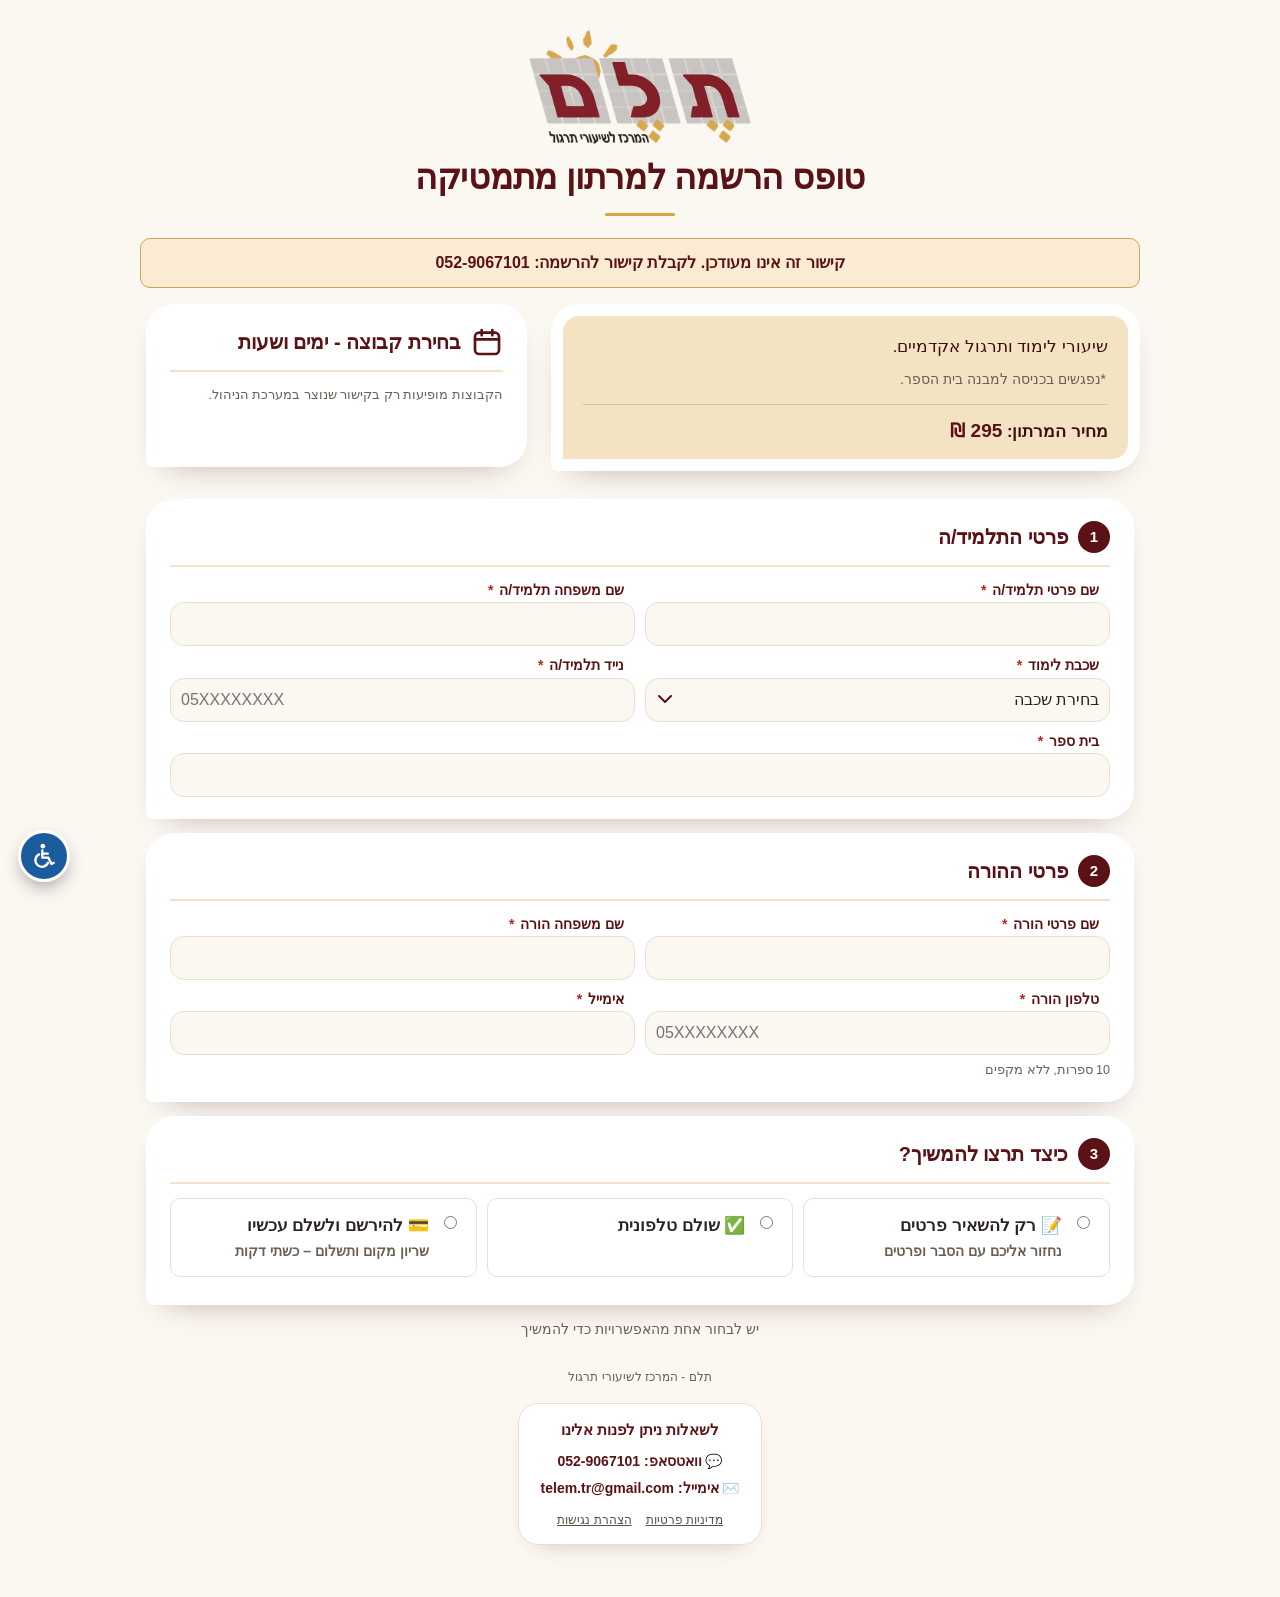
<file: marathon.html>
<!DOCTYPE html>
<html data-form="marathon" lang="he" dir="rtl">
<head>
<meta charset="UTF-8">
<script>/* אבטחה (כל-17 3.3, 1.11.2026): בלי הטמעה באתר זר – רק באותו אתר (תצוגה מקדימה במערכת הניהול) */(function(){var ok=true;try{ok=window.top===window.self||window.top.location.origin===location.origin;}catch(e){ok=false;}if(!ok){document.documentElement.style.display="none";throw new Error("framed");}})();</script>
<meta name="viewport" content="width=device-width, initial-scale=1.0">
<meta name="robots" content="noindex, nofollow">
<meta http-equiv="Content-Security-Policy" content="default-src 'self'; script-src 'self' 'unsafe-inline' https://challenges.cloudflare.com https://*.googletagmanager.com; style-src 'self' 'unsafe-inline' https://fonts.googleapis.com; font-src https://fonts.gstatic.com; img-src 'self' data: https://*.google-analytics.com https://*.googletagmanager.com; connect-src 'self' https://oulivucqbpmbavbavfvy.supabase.co https://*.google-analytics.com https://*.analytics.google.com https://*.googletagmanager.com; form-action 'self'; frame-src https://challenges.cloudflare.com; base-uri 'self'; object-src 'none'">
<meta name="referrer" content="strict-origin-when-cross-origin">
<title>טופס הרשמה למרתון מתמטיקה - תלם</title>
<link rel="preconnect" href="https://fonts.googleapis.com">
<link href="https://fonts.googleapis.com/css2?family=Heebo:wght@400;500;700;800;900&family=Assistant:wght@400;500;600;700&display=swap" rel="stylesheet">
<style>
  /* לוח צבעים: בורדו/זהב של תלם, עם ערכת כהה תואמת */
  :root{
    --bg:#FAF8F5;
    --paper:#FFFFFF;
    --ink:#2B2320;
    --ink-soft:#6B5F55;
    --border:#E5DDD3;
    --accent:#5A1216;
    --accent-light:#8B1E23;
    --gold:#D9A441;
    --gold-deep:#C9A45C;
    --ok:#3F7D4F;
    --error:#B3423F;
    --error-bg:#FBEAEA;
    --error-border:#E3B4B2;
    --cat-red:#B3241F;
    --cat-green:#5E9430;
    --cat-blue:#1E7FD1;
    color-scheme: light;
  }
  @media (prefers-color-scheme: dark){
    :root:not([data-theme="light"]){
      --bg:#1C1512;
      --paper:#2A211C;
      --ink:#F3ECE6;
      --ink-soft:#BBA99B;
      --border:#423630;
      --accent:#E2707A;
      --accent-light:#EF8C94;
      --gold:#E3B765;
      --gold-deep:#D9A441;
      --ok:#6CC082;
      --error:#FF8A80;
      --error-bg:#3D2422;
      --error-border:#5C3330;
      --cat-red:#FF8A80;
      --cat-green:#8FD39F;
      --cat-blue:#7EC4FF;
      color-scheme: dark;
    }
  }
  :root[data-theme="dark"]{
    --bg:#1C1512;
    --paper:#2A211C;
    --ink:#F3ECE6;
    --ink-soft:#BBA99B;
    --border:#423630;
    --accent:#E2707A;
    --accent-light:#EF8C94;
    --gold:#E3B765;
    --gold-deep:#D9A441;
    --ok:#6CC082;
    --error:#FF8A80;
    --error-bg:#3D2422;
    --error-border:#5C3330;
    --cat-red:#FF8A80;
    --cat-green:#8FD39F;
    --cat-blue:#7EC4FF;
    color-scheme: dark;
  }


*{ box-sizing:border-box; }

  body{
    background:var(--bg);
    color:var(--ink);
    font-family:'Assistant', 'Segoe UI', sans-serif;
    direction:rtl;
    padding-inline:16px;
    padding-block:28px 60px;
    line-height:1.5;
    margin:0;
  }

  .wrap{ max-width:560px; margin:0 auto; }

  .brand{ display:flex; justify-content:center; margin-bottom:6px; }
  .brand-logo{ width:100%; max-width:230px; height:auto; display:block; }

  h1{
    text-align:center;
    font-family:'Heebo','Segoe UI',sans-serif;
    font-weight:900;
    font-size:clamp(22px,4.5vw,30px);
    color:var(--accent);
    display:flex;
    align-items:center;
    justify-content:center;
    gap:14px;
    margin:0 0 6px;
    text-wrap:balance;
  }
  h1 .line{ height:2px; width:56px; background:var(--gold-deep); position:relative; flex:0 0 auto; }
  h1 .line::before{ content:''; position:absolute; top:-3px; inset-inline-end:0; width:8px; height:8px; border-radius:50%; background:var(--accent); }
  h1 .line.right::before{ inset-inline-end:auto; inset-inline-start:0; }

  .subtitle{
    text-align:center;
    font-weight:700;
    color:var(--gold-deep);
    letter-spacing:.03em;
    margin-bottom:22px;
    font-size:18px;
  }
  .subtitle #subtitleLocation:not(:empty)::before{ content:" · "; }
  .subtitle #subtitleLocation.sub-l2{ display:block; font-size:.88em; font-weight:600; opacity:.92; margin-top:1px; } .subtitle #subtitleLocation.sub-l2::before{ content:none; }

  .intro{
    background:var(--paper);
    border:1px solid var(--border);
    border-inline-start:4px solid var(--accent);
    border-radius:12px;
    padding:16px 18px;
    font-size:15px;
    color:var(--ink-soft);
    line-height:1.75;
    margin-bottom:28px;
    display:flex;
    flex-direction:column;
    gap:10px;
  }
  .intro strong{ color:var(--accent); }
  .intro .lock-line{ display:flex; align-items:center; gap:6px; color:var(--accent); font-weight:700; }

  fieldset{
    border:none;
    margin:0 0 26px;
    padding:0;
    min-width:0;
  }
  legend{
    font-family:'Heebo',sans-serif;
    font-weight:800;
    font-size:17px;
    color:var(--accent);
    padding:0 0 12px;
    width:100%;
    border-bottom:2px solid var(--border);
    margin-bottom:16px;
  }

  .row{ display:grid; grid-template-columns:1fr 1fr; gap:14px; }
  @media (max-width:520px){ .row{ grid-template-columns:1fr; } .row.keep2{ grid-template-columns:1fr 1fr; gap:10px; } }

  .field{ display:flex; flex-direction:column; gap:6px; margin-bottom:14px; }
  .field label{ font-weight:700; font-size:14.5px; color:var(--ink); }
  .field label .req{ color:var(--accent); margin-inline-start:2px; }
  .field .hint{ font-size:12.5px; color:var(--ink-soft); font-weight:500; }

  input[type=text], input[type=email], input[type=tel], select{
    font-family:inherit;
    font-size:16px;
    padding:11px 12px;
    border-radius:10px;
    border:1.5px solid var(--border);
    background:var(--paper);
    color:var(--ink);
    width:100%;
    transition:border-color .15s;
  }
  select{
    appearance:none;
    background-image:url("data:image/svg+xml,%3Csvg xmlns='http://www.w3.org/2000/svg' width='14' height='9'%3E%3Cpath d='M1 1l6 6 6-6' stroke='%235A1216' stroke-width='2' fill='none' stroke-linecap='round' stroke-linejoin='round'/%3E%3C/svg%3E");
    /* גרסה לערכה כהה (אותו חץ, קו בהיר יותר כדי לשמור על קונטרסט) מוגדרת למטה */
    background-repeat:no-repeat;
    background-position:left 12px center;
    padding-inline-start:34px;
  }

  @media (prefers-color-scheme: dark){
    :root:not([data-theme="light"]) select{
      background-image:url("data:image/svg+xml,%3Csvg xmlns='http://www.w3.org/2000/svg' width='14' height='9'%3E%3Cpath d='M1 1l6 6 6-6' stroke='%23F3ECE6' stroke-width='2' fill='none' stroke-linecap='round' stroke-linejoin='round'/%3E%3C/svg%3E");
    }
  }
  [data-theme="dark"] select{
    background-image:url("data:image/svg+xml,%3Csvg xmlns='http://www.w3.org/2000/svg' width='14' height='9'%3E%3Cpath d='M1 1l6 6 6-6' stroke='%23F3ECE6' stroke-width='2' fill='none' stroke-linecap='round' stroke-linejoin='round'/%3E%3C/svg%3E");
  }
  input:focus, select:focus{
    outline:none;
    border-color:var(--accent-light);
    box-shadow:0 0 0 3px rgba(90,18,22,.12);
  }

  .error-msg{ font-size:12.5px; color:var(--error); font-weight:700; min-height:15px; display:none; }
  .field.invalid .error-msg{ display:block; }
  .field.invalid input, .field.invalid select{ border-color:var(--error); }

  .price-options{ display:flex; flex-direction:column; gap:10px; margin-bottom:6px; }
  .price-option{
    display:flex;
    align-items:flex-start;
    gap:10px;
    border:1.5px solid var(--border);
    border-radius:10px;
    padding:12px 14px;
    cursor:pointer;
    transition:border-color .15s, background .15s;
  }
  .price-option:hover{ border-color:var(--gold-deep); }
  .price-option input{ margin-top:3px; }
  .price-option.selected{ border-color:#2B2320; background:#fff; }
  /* נועה 28.10: "רק להשאיר פרטים" / "להירשם עכשיו" */
  #fsMode .mode-opts{ display:grid !important; grid-template-columns:repeat(3,1fr); gap:10px; }
  /* נועה 6.11: "כבר שילמתי" – אפשרות למעלה; בתשלום – בלי בחירת אופן התשלום */
  #pmOpts label:has(#f-paypaid){ display:none !important; }
  html.mk-paid #field-payphone .pm-title, html.mk-paid #pmOpts, html.mk-paid .pm-lock, html.mk-paid #payMethodError{ display:none !important; }
  html.mk-paid #payPhoneOnly{ display:block !important; background:#EEF6EF; border:1px solid #BFD9C4; color:#2F6B3D; border-radius:12px; padding:10px 14px; font-size:14.5px; }
  #fsMode .price-option{ margin:0 !important; padding:14px 16px; }
  #fsMode .opt-title{ font-size:17px; } #fsMode .opt-sub{ font-size:14px; color:var(--ink-soft); margin-top:4px; line-height:1.4; }
  @media (max-width:600px){ #fsMode .mode-opts{ grid-template-columns:1fr; } }
  .mode-hint{ text-align:center; color:var(--ink-soft); font-size:14px; margin:4px 0 14px; }
  #leadWrap{ margin:4px 0 18px; }
  .reg-part-h{ display:flex; align-items:center; gap:10px; margin:22px 4px 10px; color:var(--accent); font-weight:800; font-size:18px; font-family:'Heebo',sans-serif; }
  html body button#leadBtn{ background:#5A1216 !important; border-radius:999px !important; box-shadow:none !important; font-family:'Heebo',sans-serif !important; font-weight:800 !important; } html body button#leadBtn:hover{ background:#3E0D10 !important; }
  .reg-part-h::after{ content:""; flex:1; height:2px; background:var(--border); }
  .price-option .opt-title{ font-weight:700; font-size:14.5px; color:var(--ink); }
  .price-option .opt-price{ font-weight:800; color:var(--accent); }
  .mar-info{ border-radius:10px; padding:16px 18px; margin:0 0 22px; background:var(--paper); border:1px solid var(--border); border-inline-start:5px solid var(--accent);
    color:var(--ink); font-size:15px; line-height:1.75; box-shadow:0 1px 3px rgba(0,0,0,0.08); }
  .mar-info-title{ font-family:'Heebo',sans-serif; font-weight:800; font-size:18px; color:var(--accent); margin-bottom:6px; }
  .mar-info-label{ font-weight:800; color:var(--accent); margin:10px 0 2px; }
  .mar-info-list{ margin:4px 0 0; padding:0; list-style:none; display:grid; gap:4px; } .mar-info-list li{ font-size:15px; }
  .mar-info-list b{ font-family:'Heebo',sans-serif; font-weight:900; font-size:26px; color:var(--accent); margin-inline-end:6px; vertical-align:-2px; }
  #groupOptions .price-option{ padding:14px 16px; }
  #groupOptions .opt-title{ font-size:16px; } #groupOptions .opt-title b{ font-size:17px; color:var(--accent); }
  #groupOptions .opt-title .sep{ display:none; } #groupOptions .opt-title .mt{ display:block; font-weight:700; margin-top:3px; }
  #groupOptions .opt-title .mt.loc{ font-weight:600; color:var(--ink-soft); font-size:14.5px; }
  .price-option .opt-seats{ font-size:13px; color:var(--ink-soft); font-weight:600; }
  .price-option.full{ opacity:.55; cursor:not-allowed; } .price-option.full .opt-seats{ color:#B3241F; font-weight:800; }
  .mar-notice{ background:#FBEBD2; border:1.5px solid var(--gold-deep); border-radius:10px; padding:12px 14px; color:var(--accent); font-weight:700; margin-bottom:16px; text-align:center; }

  .terms-box{
    background:var(--bg);
    border:1px solid var(--border);
    border-radius:10px;
    padding:14px 16px;
    margin:20px 0 10px;
    font-size:12.5px;
    line-height:1.7;
    color:var(--ink-soft);
    max-height:260px;
    overflow-y:auto;
    text-align:start;
  }
  .terms-box h4{
    font-family:'Heebo',sans-serif;
    font-weight:800;
    font-size:14px;
    color:var(--accent);
    margin:14px 0 6px;
  }
  .terms-box h4:first-child{ margin-top:0; }
  .terms-box p{ margin:5px 0; }
  .terms-box ol{ padding-inline-start:20px; margin:4px 0; }
  .terms-box li{ margin:3px 0; }

  /* אופן התשלום: שתי אפשרויות (כשהאשראי באתר מחובר), או הודעה אחת (כל עוד התשלום טלפוני בלבד) */
  .pay-method{ margin-bottom:12px; } .pm-title{ font-weight:800; margin-bottom:6px; }
  .pm-opts{ display:grid; grid-template-columns:1fr; gap:8px; }
  .pm-opt[hidden]{ display:none !important; }
  .pm-opt{ display:flex; gap:8px; align-items:flex-start; border:1.5px solid #E2D6C6; border-radius:10px; padding:10px 12px; cursor:pointer; background:#fff; }
  .pm-opt:has(input:checked){ border-color:#2B2320; background:#fff; }
  .pm-opt input{ margin-top:3px; } .pm-opt small{ display:block; font-size:12.5px; color:#6b5f55; font-weight:400; }
  .pm-only{ background:#FBF5E8; border:1.5px solid #E2C98F; border-radius:10px; padding:10px 12px; }
  @media (max-width:420px){ .pm-opts{ grid-template-columns:1fr; } }
  .consent{
    display:flex;
    align-items:flex-start;
    gap:8px;
    margin-top:6px;
    font-size:13px;
    color:var(--ink-soft);
  }
  .consent input{ margin-top:3px; }
  .consent .error-msg{ color:var(--error); }

  .amount-row{
    display:flex;
    justify-content:space-between;
    align-items:center;
    background:var(--bg);
    border:1px solid var(--border);
    border-radius:10px;
    padding:12px 14px;
    margin:6px 0 0;
    font-size:14px;
  }
  .amount-row strong{ font-size:18px; color:var(--accent); }
  .amount-row.main{ background:rgba(90,18,22,.06); border:1.5px solid var(--accent); padding:14px 16px; }
  .amount-row.main span{ font-weight:800; font-size:16px; color:var(--accent); } .amount-row.main strong{ font-size:24px; font-weight:900; }
  .amount-breakdown{
    font-size:12px;
    color:var(--ink-soft);
    text-align:center;
    padding:4px 10px;
    margin-bottom:16px;
  }

  .submit-wrap{ text-align:center; margin-top:30px; }
  button#submitBtn, button#leadBtn{
    font-family:'Heebo',sans-serif;
    font-weight:800;
    font-size:17px;
    color:#fff;
    background:var(--accent);
    border:none;
    border-radius:999px;
    padding:15px 42px;
    cursor:pointer;
    box-shadow:0 4px 14px rgba(90,18,22,.25);
    transition:transform .12s, background .12s;
    width:100%;
    max-width:320px;
  }
  button#submitBtn:hover, button#leadBtn:hover{ background:var(--accent-light); }
  button#submitBtn:active, button#leadBtn:active{ transform:scale(.98); }
  button#submitBtn:disabled, button#leadBtn:disabled{ opacity:.55; cursor:not-allowed; }

  .top-error{
    background:var(--error-bg); border:1px solid var(--error-border); color:var(--error);
    border-radius:10px; padding:10px 14px; font-size:13.5px; font-weight:700;
    text-align:right; margin-bottom:18px;
  }

  footer{ text-align:center; margin-top:34px; font-size:12px; color:var(--ink-soft); opacity:.85; line-height:1.9; }
  footer .contact{ font-size:13px; }
  footer a{ color:var(--maroon); font-weight:700; text-decoration:none; }


  [hidden]{ display:none !important; }
  input.locked{ background-color:var(--bg); font-weight:700; cursor:not-allowed; }
  .lock-note{ font-size:12.5px; color:var(--ink-soft); margin-top:4px; }
  .preview-banner{ position:sticky; top:0; z-index:50; background:#C9A45C; color:#2B2320; font-weight:800; text-align:center; padding:8px 12px; font-size:14px; }
  /* חתימה */
  .sig-wrap{ margin-top:12px; }
  .sig-wrap .sig-lbl{ font-weight:700; font-size:14px; margin-bottom:6px; display:block; }
  .sig-box{ position:relative; border:1.5px dashed var(--border); border-radius:10px; background:#fff; touch-action:none; }
  .sig-box canvas{ display:block; width:100%; height:120px; border-radius:10px; cursor:crosshair; touch-action:none; }
  .sig-box .sig-ph{ position:absolute; inset:0; display:flex; align-items:center; justify-content:center; color:#9a8f86; font-size:14px; pointer-events:none; }
  .sig-box.signed .sig-ph{ display:none; }
  .sig-box.signed{ border-style:solid; border-color:var(--ok); }
  .sig-tools{ display:flex; justify-content:space-between; align-items:center; margin-top:6px; font-size:13px; color:var(--ink-soft); }
  .sig-tools button{ background:none; border:1px solid var(--border); border-radius:8px; padding:4px 12px; font:inherit; color:var(--ink); cursor:pointer; }
  .hp-field{ position:absolute !important; width:1px; height:1px; overflow:hidden; clip-path:inset(50%); white-space:nowrap; opacity:0; pointer-events:none; }
  #field-payphone.invalid #payMethodError{ display:block; } #field-payphone.invalid .pm-opts{ outline:2px solid var(--error); outline-offset:3px; border-radius:10px; }
  .pm-lock{ margin:8px 0 2px; font-size:13px; }
  #pmOpts[hidden] ~ .pm-lock{ display:none; }   /* נועה 25.10: "פרטי האשראי לא נשמרים" – רק כשיש אשראי כאפשרות */
  #fsFirstTime .opt-price{ font-family:'Heebo',sans-serif; font-size:19px; font-weight:800; color:var(--accent); }
  .amount-row.main strong{ font-size:22px !important; } .amount-row.main strong.ph{ font-size:15px !important; font-weight:700; }
  .price-option.single{ cursor:default; } .price-option.single input{ display:none; }

  /* ===== תלם 5.19.39: עיצוב חדש - כותרת, כרטיסים, ובמחשב טופס לרוחב (שני טורים) ===== */
  :root{ --field:#FDFBF8; --shadow:0 1px 2px rgba(60,20,10,.05), 0 6px 22px rgba(60,20,10,.07); --hero1:#5A1216; --hero2:#7A1A20; }
  @media (prefers-color-scheme: dark){ :root:not([data-theme="light"]){ --field:#241C18; --shadow:0 1px 2px rgba(0,0,0,.3), 0 8px 24px rgba(0,0,0,.25); --hero1:#3E0C10; --hero2:#5A1216; } }
  :root[data-theme="dark"]{ --field:#241C18; --shadow:0 1px 2px rgba(0,0,0,.3), 0 8px 24px rgba(0,0,0,.25); --hero1:#3E0C10; --hero2:#5A1216; }
  body{ padding-block:0 48px; background:var(--bg); }
  .wrap{ max-width:600px; }

  /* כותרת */
  .hero{ margin:0 -16px 18px; padding:22px 18px 26px; border-radius:0 0 26px 26px; color:#fff; text-align:center;
    background:radial-gradient(120% 90% at 85% 0%, rgba(217,164,65,.28), transparent 55%), linear-gradient(160deg, var(--hero2), var(--hero1)); box-shadow:0 10px 30px rgba(90,18,22,.22); }
  .hero .brand{ margin:0; }
  .hero-logo{ display:inline-block; background:#fff; border-radius:16px; padding:8px 12px; box-shadow:0 6px 18px rgba(0,0,0,.18); margin-bottom:14px; }
  .hero .brand-logo{ max-width:150px; }
  .hero h1{ color:#F1D9A6; font-size:14px; font-weight:700; letter-spacing:.04em; gap:10px; margin:0 0 4px; }
  .hero h1 .line{ width:26px; height:1.5px; background:rgba(241,217,166,.6); } .hero h1 .line::before{ display:none; }
  .hero .subtitle{ color:#fff; font-family:'Heebo',sans-serif; font-weight:900; font-size:clamp(22px,6vw,30px); line-height:1.25; letter-spacing:0; margin:0; text-wrap:balance; }

  html.sig-only .reg-part-h{ display:none !important; }
  /* נועה 5.11: הקישור האישי מכרטיס התלמיד – אותו טופס מרתון, ממולא */
  .mk-cardinfo{ background:#F3E3C3; border-radius:18px; padding:14px 16px; margin:0 0 14px; font-size:15.5px; line-height:1.7; color:#3A2A1F; }
  .mk-cardinfo .sg-sub{ margin-top:6px; font-size:.93em; }
  /* נועה 7.11: בקישור האישי – גם מועדי המפגשים (לקריאה בלבד) */
  html.mk-card #groupFieldset .price-option input[type=radio]{ display:none; } html.mk-card #groupFieldset .price-option{ pointer-events:none; }
  html.mk-card #fsMode, html.mk-card #modeHint, html.mk-card .side-price, html.mk-card .amount-row, html.mk-card #amountBreakdown, html.mk-card #field-hakbatsa{ display:none !important; }
  html.mk-card #payPhoneOnly.unpaid{ background:#FFF6E0 !important; border-color:#E9CF8F !important; color:#6B4D12 !important; }
  /* נועה 10.11: בתנאים תמיד גלילה */
  /* נועה 4.11: "שילמו בטלפון" – הסכום כמו בטופס; במקום אופן התשלום – "✓ התשלום בוצע בטלפון" */
  html.sig-only #field-payphone .pm-title, html.sig-only #pmOpts, html.sig-only .pm-lock, html.sig-only #payMethodError, html.sig-only #fsFirstTime{ display:none !important; }
  html.sig-only #payPhoneOnly{ display:block !important; background:#EEF6EF; border:1px solid #BFD9C4; color:#2F6B3D; border-radius:12px; padding:10px 14px; font-size:14.5px; }
  /* כרטיסים */
  .mar-info, .layout-side > fieldset, .layout-main > fieldset, .pay-card{ background:var(--paper); border:1px solid var(--border); border-radius:18px; box-shadow:var(--shadow); padding:18px 16px 6px; margin:0 0 14px; }
  .mar-info{ border-inline-start:1px solid var(--border); padding:16px; font-size:15.5px; line-height:1.7; position:relative; padding-inline-start:52px; }
  .mar-info::before{ content:"✦"; position:absolute; inset-inline-start:16px; top:15px; width:26px; height:26px; border-radius:50%; background:rgba(217,164,65,.18); color:var(--gold-deep); display:grid; place-items:center; font-size:13px; }
  .pay-card{ padding-bottom:20px; }
  legend{ float:right; width:100%; border:none; padding:0; margin:0 0 14px; font-size:17.5px; display:flex; align-items:center; gap:10px; }
  fieldset > legend ~ *{ clear:both; }
  .layout-main{ counter-reset:step; }
  .layout-main > fieldset:not([hidden]) > legend::before, .layout-main > #regPart > fieldset:not([hidden]) > legend::before, .pay-card .card-title::before{ counter-increment:step; content:counter(step); flex:0 0 auto; width:26px; height:26px; border-radius:50%; background:var(--accent); color:#fff; display:grid; place-items:center; font-size:13.5px; font-weight:800; }
  .card-title{ font-family:'Heebo',sans-serif; font-weight:800; font-size:17.5px; color:var(--accent); display:flex; align-items:center; gap:10px; margin-bottom:12px; }
  #groupFieldset legend::before{ content:""; width:22px; height:22px; flex:0 0 auto; background:var(--accent); -webkit-mask:url("data:image/svg+xml,%3Csvg xmlns='http://www.w3.org/2000/svg' viewBox='0 0 24 24' fill='none' stroke='black' stroke-width='2' stroke-linecap='round'%3E%3Crect x='3' y='5' width='18' height='16' rx='3'/%3E%3Cpath d='M3 10h18M8 3v4M16 3v4'/%3E%3C/svg%3E") center/contain no-repeat; mask:url("data:image/svg+xml,%3Csvg xmlns='http://www.w3.org/2000/svg' viewBox='0 0 24 24' fill='none' stroke='black' stroke-width='2' stroke-linecap='round'%3E%3Crect x='3' y='5' width='18' height='16' rx='3'/%3E%3Cpath d='M3 10h18M8 3v4M16 3v4'/%3E%3C/svg%3E") center/contain no-repeat; }

  /* שדות */
  .field label{ font-size:14px; color:var(--ink-soft); }
  input[type=text], input[type=email], input[type=tel], select{ background-color:var(--field); border-radius:12px; padding:12px 13px; min-height:48px; }
  input:focus, select:focus{ background-color:var(--paper); }
  .row{ gap:12px; }

  /* מפגשים */
  #groupOptions .price-option{ border-radius:14px; }
  #groupOptions .price-option.single{ border:none; background:none; padding:0; }
  #groupOptions .price-option.single .opt-title > b{ display:none; }
  #groupOptions .opt-title .mt{ display:flex; align-items:center; gap:10px; background:var(--bg); border:1px solid var(--border); border-radius:12px; padding:10px 12px; margin-top:8px; font-weight:700; font-size:15.5px; color:var(--ink); }
  #groupOptions .opt-title .mt::before{ content:""; width:8px; height:8px; border-radius:50%; background:var(--gold); flex:0 0 auto; }
  #groupOptions .price-option.single .opt-title .mt:first-of-type{ margin-top:0; }
  .layout-side > fieldset{ padding-bottom:14px; } .layout-side .field{ margin-bottom:0; }

  /* מחיר ותשלום */
  .side-price{ display:none; }
  .amount-row.main{ border-radius:14px; background:linear-gradient(135deg, rgba(90,18,22,.07), rgba(217,164,65,.10)); border:1.5px solid rgba(90,18,22,.35); margin-top:14px; }
  .pm-opt{ background:var(--paper); border-color:var(--border); border-radius:14px; padding:13px 14px; transition:border-color .15s, background .15s; }
  .pm-opt:hover{ border-color:var(--gold-deep); }
  .pm-opt:has(input:checked){ border-color:#2B2320; background:#fff; box-shadow:none; }
  .pm-opt b{ font-size:15.5px; } .pm-opt small{ color:var(--ink-soft); }
  .pm-title{ font-family:'Heebo',sans-serif; font-size:16px; color:var(--ink); margin-top:16px; }
  .terms-box{ margin:0 0 10px; border-radius:12px; max-height:190px; }
  .sig-box{ background:var(--field); border-radius:14px; }
  .submit-wrap{ margin-top:22px; }
  button#submitBtn, button#leadBtn{ max-width:none; padding:16px 24px; font-size:18px; background:linear-gradient(160deg, var(--accent-light), var(--accent)); box-shadow:0 8px 22px rgba(90,18,22,.28); }
  footer{ margin-top:26px; }

  /* מחשב: טופס לרוחב - פרטים משמאל (נדבקים בגלילה), הטופס מימין */
  @media (min-width:900px){
    body{ padding-inline:28px; }
    .wrap{ max-width:1080px; }
    .hero{ margin:24px 0 24px; border-radius:26px; padding:26px 34px; display:flex; align-items:center; gap:26px; text-align:start; }
    .hero-logo{ margin:0; flex:0 0 auto; } .hero .brand-logo{ max-width:170px; }
    .hero h1{ justify-content:flex-start; font-size:15px; } .hero h1 .line:not(.right){ display:none; } .hero h1 .line.right{ display:none; }
    .hero .subtitle{ font-size:34px; }
    #marathonForm{ display:grid; grid-template-columns:minmax(0,1fr) 370px; gap:24px; align-items:start; }
    .layout-main{ grid-column:1; grid-row:1; }
    .layout-side{ grid-column:2; grid-row:1; position:sticky; top:20px; }
    .layout-main > fieldset, .pay-card{ padding:24px 26px 10px; margin-bottom:18px; }
    .pay-card{ padding-bottom:26px; }
    .side-price{ display:flex; justify-content:space-between; align-items:center; background:linear-gradient(160deg, var(--hero2), var(--hero1)); color:#fff; border-radius:18px; padding:16px 20px; box-shadow:var(--shadow); }
    .side-price span{ font-weight:700; color:#F1D9A6; } .side-price strong{ font-family:'Heebo',sans-serif; font-size:28px; font-weight:900; }
    .side-price strong.ph{ font-size:14px; font-weight:700; }
    .row{ gap:16px; }
    button#submitBtn, button#leadBtn{ max-width:380px; }
  }

  .m-bar{ position:fixed; inset-inline:10px; bottom:10px; z-index:40; display:flex; align-items:center; justify-content:space-between; gap:12px; padding:10px 10px 10px 16px; padding-inline-start:18px;
    background:linear-gradient(160deg, var(--hero2), var(--hero1)); color:#fff; border-radius:18px; box-shadow:0 10px 30px rgba(40,8,10,.35); transition:transform .25s, opacity .25s; }
  .m-bar.off{ transform:translateY(130%); opacity:0; pointer-events:none; }
  .m-bar-txt{ display:flex; flex-direction:column; line-height:1.15; } .m-bar-txt span{ font-size:12.5px; color:#F1D9A6; font-weight:700; } .m-bar-txt strong{ font-family:'Heebo',sans-serif; font-size:22px; font-weight:900; }
  .m-bar button{ font-family:'Heebo',sans-serif; font-weight:800; font-size:15.5px; background:#fff; color:var(--hero1); border:none; border-radius:999px; padding:11px 20px; cursor:pointer; }
  .m-bar{ display:none !important; }   /* 5.19.55 (הלקוחה): בלי פס המחיר שקופץ למטה בגלילה - המחיר מופיע באזור התשלום */
  @media (max-width:899px){ body{ padding-bottom:96px; } }
  @media (max-width:520px){ button#submitBtn, button#leadBtn{ font-size:16.5px; padding:15px 14px; white-space:nowrap; } }

  /* תלם 5.19.40: קודם מחיר ואופן תשלום, ואז התנאים, שתי תיבות האישור יחד, חתימה ושליחה */
  .pay-card .amount-row.main{ margin-top:0; }
  .pay-card .terms-box{ margin-top:16px; }
  .consents-box{ background:var(--bg); border:1px solid var(--border); border-radius:14px; padding:12px 14px; margin:10px 0 4px; display:grid; gap:10px; }
  .consents-box .consent{ margin:0; font-size:14px; color:var(--ink); line-height:1.55; cursor:pointer; }
  .consents-box .consent input{ width:20px; height:20px; flex:0 0 auto; margin-top:1px; }
  .consents-box .error-msg:empty{ display:none; }
  #marInfoDesc .tot{ font-weight:700; }   /* הלקוחה: רק מודגש, בלי צבע והגדלה */
  #marInfoDesc .mar-extra{ display:block; margin-top:6px; }   /* נועה 25.10: אותו גודל וצבע כמו שאר המסגרת */   /* 5.19.41: הלקוחה - מוצנע, בלי מסגרת וצבע */

  /* תלם 5.19.41: במחשב - התיאור והמפגשים למעלה לרוחב (זה לצד זה), והטופס מתחתיהם ברוחב מלא */
  @media (min-width:900px){
    .wrap{ max-width:1000px; }
    #marathonForm{ display:block; }
    .layout-side{ position:static; display:grid; grid-template-columns:minmax(0,3fr) minmax(300px,2fr); gap:18px; align-items:stretch; margin-bottom:18px; }   /* נועה 22.11: התיאור רחב יותר (3:2), המפגשים לפחות 300px – כל מועד בשורה אחת – שתי המסגרות נגמרות באותו גובה בלי שהתיאור מושך הכול למטה (היה 2:3 מ-6.11) */
    .layout-side .mar-info, .layout-side > .mar-col, .layout-side > fieldset{ margin:0; }
    .layout-side .mar-info{ display:flex; flex-direction:column; justify-content:center; font-size:16.5px; }
    .side-price{ display:none !important; }
  }
  /* תלם 5.19.41: בלי הכוכבית בכרטיס התיאור (הלקוחה) */
  .mar-info::before{ display:none !important; } .mar-info{ padding-inline-start:16px !important; }
  /* ===== תלם 5.19.46: עיצוב הטפסים - כמו טופס ההרשמה: ראש בהיר (בלי הפס הבורדו הגדול), רקע קרם עדין, שדות למילוי באפור-בהיר. רק מראה ===== */
  @media not all and (prefers-color-scheme: dark){
    :root:not([data-theme="dark"]){ --bg:#FAF8F5; --border:#E6E0D8; --ink-dark:#2E1C19; }
    body{ background:#FAF8F5 !important; }
    .hero{ background:none !important; box-shadow:none !important; color:inherit; display:block !important; text-align:center !important; padding:8px 0 0 !important; margin:0 0 20px !important; border-radius:0 !important; }
    .hero-logo{ background:none !important; box-shadow:none !important; padding:0 !important; display:block !important; margin:0 auto 6px !important; }
    .hero .brand{ justify-content:center; display:flex; }
    .hero .brand-logo{ max-width:230px !important; mix-blend-mode:multiply; }
    .hero h1{ color:var(--ink-dark) !important; font-family:'Heebo','Segoe UI',sans-serif; font-weight:900 !important; font-size:clamp(22px,4.5vw,30px) !important; justify-content:center !important; letter-spacing:0 !important; margin:4px auto 10px !important; }
    .hero h1 .line{ display:none; }
    .hero .subtitle{ display:table !important; margin:0 auto !important; background:var(--accent); color:#fff !important; border-radius:999px; padding:7px 22px !important; font-size:17px !important; font-weight:700 !important; line-height:1.4 !important; }
    input[type=text], input[type=email], input[type=tel], select, textarea{ background-color:#FAF8F5; border-color:#E3DDD4; border-radius:12px; }
    input[type=text]:focus, input[type=email]:focus, input[type=tel]:focus, select:focus, textarea:focus{ background-color:#fff; border-color:var(--gold-deep); box-shadow:0 0 0 3px rgba(90,18,22,.12); outline:none; }
    select.locked, input.locked, select:disabled, input:disabled{ background-color:#fff !important; color:var(--ink) !important; font-weight:600 !important; }
    .layout-main > fieldset > legend, .pay-card .card-title{ border-bottom:1px solid var(--border); padding-bottom:12px !important; width:100%; }
  }
  /* ===== תלם 5.19.46 (המשך): מסגרת בורדו לכל חלק, רקע ניטרלי, ריווח צפוף, שני שדות בשורה גם בנייד, שורה צהובה מתחת לכותרת ===== */
  @media not all and (prefers-color-scheme: dark){
    :root{ --bg:#FAF8F5; } body{ background:#FAF8F5 !important; padding-inline:10px !important; padding-top:18px !important; }
    fieldset, .sec-card, .pay-card, .mar-info{ border:1.5px solid var(--accent) !important; box-shadow:none !important; margin-bottom:10px !important; padding:14px 14px 4px !important; border-radius:16px !important; }
    .sec-card, .pay-card, .mar-info{ padding-bottom:12px !important; }
    fieldset > legend, .sec-card > .sec-h{ border-bottom-color:#E9DCDC !important; margin-bottom:10px !important; padding-bottom:10px !important; }
    .field{ margin-bottom:10px; }
    input[type=text], input[type=email], input[type=tel], input[type=number], select, textarea{ background-color:#FAF8F5 !important; border-color:#E3DDD4 !important; }
    input[type=text]:focus, input[type=email]:focus, input[type=tel]:focus, select:focus, textarea:focus{ background-color:#fff !important; }
    select.locked, input.locked, select:disabled, input:disabled, input.ro-val, input[readonly]{ background-color:#fff !important; }
  }
  .row{ grid-template-columns:1fr 1fr !important; gap:10px !important; }
  @media (max-width:520px){ .field label{ font-size:13.5px; } input[type=text], input[type=email], input[type=tel], select{ font-size:15px; padding-inline:10px; } }
  /* 5.19.47: כמה קבוצות - כל שורות המפגשים באותו רוחב (מיושר), והתיאור במחשב מתחיל למעלה */
  #groupOptions .price-option > div{ flex:1 1 auto; min-width:0; }
  #groupOptions .opt-title .mt{ width:100%; box-sizing:border-box; }
  .layout-side .mar-info{ justify-content:flex-start !important; }
  #groupOptions .opt-title .mt.mt2{ display:grid !important; grid-template-columns:auto 1fr auto; align-items:center; column-gap:10px; row-gap:2px; }
  #groupOptions .opt-title .mt.mt2::before{ grid-row:1; }
  #groupOptions .mt2 .md{ font-weight:700; }
  #groupOptions .mt2 .mtm{ grid-column:3; font-weight:700; direction:ltr; text-align:left; white-space:nowrap; }
  #groupOptions .mt2 .mr{ grid-column:2 / 4; font-size:13px; font-weight:600; color:var(--ink-soft); }

  /* 5.19.55 (הלקוחה): שדות שהדפדפן מילא אוטומטית - בלי הרקע הכחול, באותו צבע כמו שאר השדות */
  input:-webkit-autofill, input:-webkit-autofill:hover, input:-webkit-autofill:focus, textarea:-webkit-autofill, select:-webkit-autofill{
    -webkit-box-shadow:0 0 0 1000px var(--af-bg, #FAF8F5) inset !important; box-shadow:0 0 0 1000px var(--af-bg, #FAF8F5) inset !important;
    -webkit-text-fill-color:currentColor !important; transition:background-color 99999s ease 0s; }
  input:-webkit-autofill:focus{ --af-bg:#fff; }
  input:autofill{ background-color:var(--af-bg, #FAF8F5) !important; }
  @media (prefers-color-scheme: dark){ input:-webkit-autofill, textarea:-webkit-autofill, select:-webkit-autofill{ --af-bg:var(--card, #2a2522); } }
  /* 5.19.55: שדה חסר / לא תקין - מסגרת אדומה בולטת והודעה גדולה יותר */
  .field.invalid input, .field.invalid select, .field.invalid textarea{ border:1.5px solid #C9554F !important; }   /* הלקוחה: פחות אדום - רק מסגרת */
  .field.invalid .error-msg, .consent .error-msg:not(:empty), #sigError:not(:empty){ font-size:13.5px !important; font-weight:700 !important; color:#B8463F !important; margin-top:4px; }
  .field.invalid .error-msg::before{ content:"⚠ "; }
  .consent .error-msg:not(:empty), #sigError:not(:empty), #termsConsentError:not(:empty), #consentError:not(:empty){ display:block !important; }   /* 28.10: ההודעות "יש לחתום" / "יש לאשר" לא הוצגו בכלל */

  /* ===== 5.19.83 (נועה): שדות לבנים כמו במערכת הניהול – לא שמנת. פינות 8, גובה 44 בכל הטפסים ===== */
  @media not all and (prefers-color-scheme: dark){
    :is(input[type=text], input[type=email], input[type=tel], input[type=number], input[type=date], select, textarea):not(.field.invalid *){ background-color:#fff !important; border:1.5px solid #E5DDD3 !important; }
    :is(input[type=text], input[type=email], input[type=tel], input[type=number], input[type=date], select, textarea):not(.field.invalid *):focus{ border-color:#C9A45C !important; box-shadow:0 0 0 3px rgba(90,18,22,.10) !important; outline:none; }
    input:-webkit-autofill, textarea:-webkit-autofill, select:-webkit-autofill{ --af-bg:#fff; }
    input:autofill{ --af-bg:#fff; }
  }
  :is(input[type=text], input[type=email], input[type=tel], input[type=number], input[type=date], select, textarea){ border-radius:8px !important; }
  :is(input[type=text], input[type=email], input[type=tel], input[type=number], input[type=date], select){ min-height:44px !important; height:44px; padding-block:8px !important; box-sizing:border-box; }
  /* 5.19.84 (נועה): שדה נעול / לקריאה בלבד – דהוי: מסגרת חלשה מאוד, טקסט אפור, בלי רקע ובלי חץ */
  body .field :is(select.locked, input.locked, select:disabled, input:disabled, input.ro-val, input[readonly]):not(.q1):not(.q2):not(.q3){
    background-color:transparent !important; background-image:none !important; border:1.5px solid #EFEAE3 !important; box-shadow:none !important;
    color:#6B5F55 !important; -webkit-text-fill-color:#6B5F55; font-weight:400 !important; opacity:1; cursor:default; }

  /* 5.19.84 (נועה): רקע הדף כמו במערכת הניהול – המסגרות הלבנות בולטות עליו */
  @media not all and (prefers-color-scheme: dark){ body{ background:#F6F3EF !important; } }


  /* ===== 5.19.84 (נועה): כמו במערכת – שם השדה צמוד לשדה ומיושר לטקסט שבתוכו; כוכבית חובה באדום ===== */
  .field > label, .field > .field-title{ display:block; padding-inline-start:11px !important; margin-bottom:-3px !important; line-height:1.3; }
  .sig-lbl, .pm-title{ padding-inline-start:0; }
  :is(input[type=text], input[type=email], input[type=tel], input[type=number], input[type=date], select){ padding-inline:10px !important; }
  select{ padding-inline-end:36px !important; }
  .req, label .req, .sig-lbl .req{ color:#B3241F !important; font-weight:800; }

  /* 5.19.84 (נועה): "המרתון הראשון שלך?" – מתג של שתי אפשרויות זו לצד זו, כמו במערכת */
  #fsFirstTime .price-options{ display:grid !important; grid-template-columns:1fr 1fr; gap:0 !important; border:1.5px solid var(--border); border-radius:14px; overflow:hidden; background:var(--paper); }
  #fsFirstTime .price-option{ order:0; border:0 !important; border-radius:0 !important; margin:0 !important; padding:12px 12px !important; background:transparent; justify-content:center; text-align:center; transition:background .15s, color .15s; }
  #fsFirstTime #opt-first{ order:-1; }
  #fsFirstTime .price-option + .price-option{ border-inline-end:1.5px solid var(--border) !important; }
  #fsFirstTime #opt-first{ border-inline-start:1.5px solid var(--border) !important; } #fsFirstTime #opt-returning{ border-inline-end:0 !important; }
  #fsFirstTime .price-option input{ position:absolute; opacity:0; width:1px; height:1px; pointer-events:none; }
  #fsFirstTime .price-option > div{ width:100%; }
  #fsFirstTime .opt-title{ font-size:13.5px !important; font-weight:700; line-height:1.4; color:var(--ink); }
  #fsFirstTime .opt-price{ margin-top:4px; }
  .mar-col{ display:flex; flex-direction:column; gap:12px; min-width:0; } .mar-col > .mar-info{ flex:1 1 auto; margin:0; }
  /* נועה 24.11 ("המסגרת שמימין נראית יותר גדולה… להשאיר את הבז' ולעשות אותו עם מסגרת לבנה"): התיאור – בז' בתוך מסגרת לבנה, כמו מסגרת המפגשים שלידה */
  html body .layout-side > .mar-info{ border:12px solid #fff !important; padding:16px 20px 12px !important; }
  .mar-price-line{ margin-top:10px; padding-top:10px; border-top:1px solid rgba(122,31,38,.18); font-weight:600; }
  .mar-price-line b{ font-family:'Heebo',sans-serif; font-size:19px; font-weight:800; color:var(--accent); white-space:nowrap; }
  .mar-price-line .mp-once{ font-weight:400; font-size:.9em; opacity:.8; }
  #fsFirstTime .price-option:is(.selected, :has(input:checked)){ background:#fff !important; border-color:#2B2320 !important; box-shadow:0 0 0 1px #2B2320 inset; }   /* נועה 22.11: בחירה של הלקוח – מסגרת כהה (לא אדום), בלי מילוי */
  #fsFirstTime .price-option:has(input:focus-visible){ outline:2px solid var(--gold-deep); outline-offset:-3px; }
  #field-first-time.invalid .price-options{ border-color:#C9554F; }
  .top-error.amt-note{ background:#FFF7E0 !important; border-color:#E0B84F !important; color:#5A4300 !important; }
  .grp-note{ font-size:14px; color:var(--ink-soft,#6b5a4c); margin:8px 2px 2px; }   /* נועה 6.11 */
</style>
<link rel="stylesheet" href="site-look.css?v=8"><script src="site-look.js?v=12"></script>
<script>
  // את-26: בתוך האתר (embed=1) – הגובה נשלח לאתר כדי שהמסגרת תגדל לבד (כמו בטופס ההתעניינות)
  (function(){ if (!document.documentElement.classList.contains("embed")) return;
    var last = 0, send = function(){ var h = Math.ceil(document.documentElement.scrollHeight); if (h !== last) { last = h; try { parent.postMessage({ telemForm: "marathon", height: h }, "*"); } catch (e) {} } };
    window.addEventListener("load", function(){ send(); if (window.ResizeObserver) new ResizeObserver(send).observe(document.body); setInterval(send, 1000); });
  })();
</script><!-- עיצוב אחיד כמו באתר (נועה 23.10) -->
<link rel="icon" type="image/png" href="favicon.png?v=1">
</head>
<body>

<div class="wrap">
  <a href="index.html" id="siteBackLink" hidden style="display:inline-block; margin-bottom:8px; color:var(--ink-soft); font-weight:700; font-size:13.5px; text-decoration:none;" data-t="t001">→ חזרה לאתר תלם</a>


  <header class="hero"><div class="hero-logo"><div class="brand"><img class="brand-logo" src="[data-uri]" alt="תלם - המרכז לשיעורי תרגול"></div></div><div class="hero-text">

  <h1><span class="line"></span> <span data-t="t002">תלם - המרכז לשיעורי תרגול</span> <span class="line right"></span></h1>
  <div class="subtitle"><span data-t="t003">טופס הרשמה למרתון מתמטיקה</span><span id="subtitleLocation"></span></div>
  </div></header>

  <div class="intro" hidden><div id="marIntro"></div></div>

  <div class="top-error" id="topError" style="display:none;">נא להשלים את הפרטים החסרים ולתקן את השדות המסומנים, ולאחר מכן לשלוח שוב.</div>

  <form id="marathonForm" novalidate>

    <div class="layout-side">
    <div class="mar-info" id="marInfo">
      <div class="mar-info-title" id="marInfoTitle" hidden data-t="t004">מרתון מתמטיקה</div>
      <div id="marInfoDesc">שיעורי לימוד ותרגול אקדמיים.</div>
      <div class="grp-note" data-t="m.meet_note">*נפגשים בכניסה למבנה בית הספר.</div><!-- נועה 6.11 -->
      <div class="mar-price-line"><!-- נועה 7.11: המחיר – שורה אחת בתוך מסגרת התיאור -->
        <span data-t="mk.price_t">מחיר המרתון:</span> <b id="mpFirst">295 ₪</b>
        <span id="mpRepRow" hidden> · <span data-t="mk.price_rep">מרתון נוסף השנה:</span> <b id="mpRep">236 ₪</b></span>
      </div>
      <div class="mar-info-label" hidden data-t="t005">מחיר (תשלום חד-פעמי):</div>
      <ul class="mar-info-list" hidden>
        <li><b id="marPriceFirst">295 ₪</b> <span data-t="t006">- מרתון ראשון בשנת הלימודים</span></li>
        <li><b id="marPriceRepeat">236 ₪</b> <span data-t="t007">- למי שכבר השתתף/ה במרתון השנה</span></li>
      </ul>
    </div>

    <fieldset id="groupFieldset">
      <legend id="groupLegend" data-t="t080">בחירת קבוצה - ימים ושעות</legend>
      <div class="field" id="field-group">
        <div class="field-title" hidden data-t="t008">קבוצה</div>
        <div class="price-options" id="groupOptions"><div class="hint">טוען את הקבוצות…</div></div>
        <div class="error-msg" id="groupError" data-t="t009">יש לבחור קבוצה</div>
      </div>
    </fieldset>
    <div class="side-price" aria-hidden="true"><span id="sidePriceLbl">סכום לתשלום</span><strong id="sidePrice"></strong></div>
    </div>

    <div class="layout-main">

    <fieldset>
      <legend data-t="t010">פרטי התלמיד/ה</legend>

      <div class="row keep2">
        <div class="field" id="field-student-first">
          <label for="f-student-first"><span data-t="t011">שם פרטי תלמיד/ה</span> <span class="req">*</span></label>
          <input type="text" id="f-student-first" maxlength="40" name="studentFirst" autocomplete="given-name" required>
          <div class="error-msg" data-t="t012">שדה חובה</div>
        </div>
        <div class="field" id="field-student-last">
          <label for="f-student-last"><span data-t="t013">שם משפחה תלמיד/ה</span> <span class="req">*</span></label>
          <input type="text" id="f-student-last" maxlength="40" name="studentLast" autocomplete="family-name" required>
          <div class="error-msg" data-t="t014">שדה חובה</div>
        </div>
      </div>

      <div class="row">
        <div class="field" id="field-grade">
          <label for="f-grade"><span data-t="t015">שכבת לימוד</span> <span class="req">*</span></label>
          <select id="f-grade" name="grade" required>
            <option value="" disabled selected data-t="t016">בחירת שכבה</option>
            <option value="ד'">ד'</option>
            <option value="ה'">ה'</option>
            <option value="ו'">ו'</option>
            <option value="ז'">ז'</option>
            <option value="ח'">ח'</option>
            <option value="ט'">ט'</option>
            <option value="י'">י'</option>
            <option value="יא'">יא'</option>
            <option value="יב'">יב'</option>
          </select>
          <div class="error-msg" data-t="t017">שדה חובה</div>
        </div>
        <div class="field" id="field-student-phone">
          <label for="f-student-phone"><span data-t="t018">נייד תלמיד/ה</span> <span class="req">*</span></label>
          <input type="tel" id="f-student-phone" name="studentPhone" inputmode="numeric" maxlength="10" placeholder="05XXXXXXXX" autocomplete="tel" required>
          <div class="error-msg" data-t="t019">יש להזין 10 ספרות</div>
        </div>
        <!-- 5.19.92 (נועה): ההקבצה ליד הנייד של התלמיד/ה, באותה שורה -->
        <div class="field" id="field-hakbatsa" hidden>
          <label for="f-hakbatsa"><span data-t="t020">הקבצה</span></label>
          <input id="f-hakbatsa" name="hakbatsa" type="text" dir="rtl" style="text-align:right" maxlength="40" data-dd="hakList" autocomplete="off" placeholder="אפשר לבחור מהרשימה או לכתוב"><datalist id="hakList"></datalist><!-- נועה 12.11: טקסט חופשי + הצעות -->
          <div class="error-msg" data-t="t022">שדה חובה</div>
        </div>
      </div>

      <div class="field" id="field-school">
        <label for="f-school"><span data-t="t023">בית ספר</span> <span class="req">*</span></label>
        <input type="text" id="f-school" maxlength="60" name="school" autocomplete="off" required>
        <div class="error-msg" data-t="t024">שדה חובה</div>
      </div>


    </fieldset>

    <fieldset>
      <legend data-t="t025">פרטי ההורה</legend>
      <div class="row keep2">
        <div class="field" id="field-parent-first">
          <label for="f-parent-first"><span data-t="t026">שם פרטי הורה</span> <span class="req">*</span></label>
          <input type="text" id="f-parent-first" maxlength="40" name="parentFirst" autocomplete="given-name" required>
          <div class="error-msg" data-t="t027">שדה חובה</div>
        </div>
        <div class="field" id="field-parent-last">
          <label for="f-parent-last"><span data-t="t028">שם משפחה הורה</span> <span class="req">*</span></label>
          <input type="text" id="f-parent-last" maxlength="40" name="parentLast" autocomplete="family-name" required>
          <div class="error-msg" data-t="t029">שדה חובה</div>
        </div>
      </div>

      <div class="row">
        <div class="field" id="field-phone">
          <label for="f-phone"><span data-t="t030">טלפון הורה</span> <span class="req">*</span></label>
          <input type="tel" id="f-phone" name="phone" inputmode="numeric" maxlength="10" placeholder="05XXXXXXXX" autocomplete="tel" required>
          <div class="hint" data-t="t031">10 ספרות, ללא מקפים</div>
          <div class="error-msg" data-t="t032">יש להזין 10 ספרות</div>
        </div>
        <div class="field" id="field-email">
          <label for="f-email"><span data-t="t033">אימייל</span> <span class="req">*</span></label>
          <input type="email" id="f-email" maxlength="100" name="email" autocomplete="email" required>
          <div class="error-msg" data-t="t034">כתובת האימייל אינה תקינה</div>
        </div>
      </div>
    </fieldset>

    <!-- נועה 28.10: שני חלקים – "רק להשאיר פרטים" (התעניינות) או "להירשם עכשיו" (שאר הטופס + תשלום) -->
    <fieldset id="fsMode">
      <legend data-t="mk.mode_t">כיצד תרצו להמשיך?</legend>
      <div class="field" id="field-mode">
        <div class="price-options mode-opts">
          <label class="price-option" id="opt-mode-lead">
            <input type="radio" name="mkmode" value="lead">
            <div><div class="opt-title" data-t="mk.lead_t">📝 רק להשאיר פרטים</div><div class="opt-sub" data-t="mk.lead_s">נחזור אליכם עם הסבר ופרטים</div></div>
          </label>
          <label class="price-option" id="opt-mode-paid">
            <input type="radio" name="mkmode" value="paid">
            <div><div class="opt-title" data-t="mk.paid_t">✅ שולם טלפונית</div></div>
          </label>
          <label class="price-option" id="opt-mode-reg">
            <input type="radio" name="mkmode" value="reg">
            <div><div class="opt-title" data-t="mk.reg_t">💳 להירשם ולשלם עכשיו</div><div class="opt-sub" data-t="mk.reg_s">שריון מקום ותשלום – כשתי דקות</div></div>
          </label>
        </div>
        <div class="error-msg" data-t="mk.mode_err">יש לבחור אחת מהאפשרויות</div>
      </div>
    </fieldset>
    <div class="submit-wrap" id="leadWrap" hidden><button type="button" id="leadBtn" data-t="mk.lead_btn">שליחת הפרטים</button></div>
    <p class="mode-hint" id="modeHint" data-t="mk.mode_hint">יש לבחור אחת מהאפשרויות כדי להמשיך</p>

    <div id="regPart" hidden>
    <div class="reg-part-h" data-t="mk.reg_h">השלמת ההרשמה</div>
    <fieldset id="fsFirstTime">
      <legend data-t="t035">האם זהו המרתון הראשון שלך/ה השנה?</legend>
      <div class="field" id="field-first-time">
        <div class="price-options">
          <label class="price-option" id="opt-returning">
            <input type="radio" name="firstTime" id="f-first-time-no" value="no">
            <div>
              <div class="opt-title" data-t="t036">לא - כבר נרשמתי/השתתפתי במרתון מתמטיקה בשנה"ל זו</div>
              <div class="opt-price">236 ₪</div>
            </div>
          </label>
          <label class="price-option" id="opt-first">
            <input type="radio" name="firstTime" id="f-first-time-yes" value="yes">
            <div>
              <div class="opt-title" data-t="t037">כן - זהו המרתון הראשון שלי בשנה"ל זו</div>
              <div class="opt-price">295 ₪</div>
            </div>
          </label>
        </div>
        <div class="error-msg" data-t="t038">יש לבחור אפשרות כדי להמשיך</div>
      </div>
    </fieldset>

    <section class="pay-card">
    <div class="card-title" data-t="t039">תשלום ואישור</div>
    <div class="amount-row main">
      <span data-t="t040">סכום לתשלום מיידי</span>
      <strong id="amountDisplay"></strong>
    </div>
    <div class="amount-breakdown" id="amountBreakdown"></div>
    <div class="pay-method" id="field-payphone">
      <div class="pm-title"><span data-t="t041">באיזה אופן תרצו לשלם?</span> <span class="req">*</span></div>
      <div class="pm-opts" id="pmOpts">
        <label class="pm-opt"><input type="radio" name="paymethod" value="card" id="f-paycard"><span><b data-t="t042">💳 תשלום באשראי עכשיו</b><small data-t="t043">לאחר השליחה תועברו לעמוד תשלום מאובטח.</small></span></label>
        <label class="pm-opt"><input type="radio" name="paymethod" value="phone" id="f-payphone"><span><b data-t="t044">📞 תשלום טלפוני</b><small data-t="t045">לאחר שליחת הטופס ניצור עמכם קשר לתשלום בכרטיס אשראי.</small></span></label>
        <label class="pm-opt"><input type="radio" name="paymethod" value="paid" id="f-paypaid"><span><b data-t="m.pm_paid">✅ שולם טלפונית</b></span></label>
      </div>
      <div class="lock-line pm-lock" data-t="t046">🔒 פרטי כרטיס האשראי אינם נשמרים ואינם מועברים דרך אתר זה. הזנתם מתבצעת בעמוד מאובטח ונפרד של חברת הסליקה.</div>
      <div class="error-msg" id="payMethodError" data-t="t047">יש לבחור אופן תשלום</div>
      <div class="pm-only" id="payPhoneOnly" hidden data-t="t048"><b>📞 תשלום טלפוני</b> – לאחר שליחת הטופס ניצור עמכם קשר לתשלום בכרטיס אשראי.</div>
    </div>
    <div class="terms-box" id="termsBox" tabindex="0" role="region" aria-label="תנאי ההתקשרות">
      <h4 data-t="t049">תנאים כלליים</h4>
      <p data-t="t050">על התלמיד/ה להגיע למרתון עם כל הציוד הלימודי הנדרש (ספר + מחברת הלימוד, כלי כתיבה וכו'). במהלך המפגש ניתן לצאת מהכיתה לצורך שירותים, שתייה והתרעננות בתחומי בית הספר בלבד.</p>
      <p data-t="t051">תלמיד/ה שיעזוב/תעזוב את המפגש לפני תומו, מכל סיבה שהיא, לא יהיה/תהיה זכאי/ת להחזר כספי. תלמיד/ה שלא יגיע/תגיע למפגש, מכל סיבה שהיא, יוכל/תוכל להשלים את המפגש על בסיס מקום פנוי בקבוצה אחרת (במידה וקיימת) באותו המסלול בלבד, ובכל מקרה לא יהיה/תהיה זכאי/ת להחזר כספי.</p>
      <p data-t="t052">האחריות בדבר הגעת התלמיד/ה למפגשים מוטלת על התלמיד/ה והוריו/ה בלבד. הבטחת מקומו/ה של התלמיד/ה במרתון תינתן רק עם הסדרת התשלום באופן מלא וכן מילוי ושליחת טופס הרשמה זה.</p>
      <p data-t="t053">'תלם - המרכז לשיעורי תרגול' שומרת לעצמה את הזכות שלא לפתוח את המרתון במידה ומספר הנרשמים לקבוצה לא ימלא את המינימום הנדרש על ידה.</p>

      <h4 data-t="t054">תנאי התקשרות</h4>
      <p data-t="t055">ניתן לבטל את ההשתתפות במרתון עד 24 שעות לפני תחילתו, מכל סיבה שהיא. לאחר מכן לא תינתן אפשרות לביטול ההשתתפות.</p>
      <p data-t="t056">כל פנייה לביטול תיעשה בכתב ו/או באמצעות טופס ביטול השתתפות, ובקבלת אישור מהנהלת 'תלם - המרכז לשיעורי תרגול'.</p>
    </div>
    <div class="consents-box">
    <label class="consent" id="field-terms-consent">
      <input type="checkbox" id="f-terms-consent" required>
      <span data-t="t057">קראתי את תנאי ההתקשרות המפורטים למעלה ואת <a href="https://www.telem-tr.co.il/%D7%9E%D7%93%D7%99%D7%A0%D7%99%D7%95%D7%AA-%D7%A4%D7%A8%D7%98%D7%99%D7%95%D7%AA" target="_blank" rel="noopener">מדיניות הפרטיות</a>, ואני מסכים/ה להם.</span>
    </label>
    <div class="error-msg" id="termsConsentError"></div>
    <label class="consent" id="field-consent">
      <input type="checkbox" id="f-consent" required>
      <span id="consentText" data-t="consent" data-ta="card,phone" data-card="אני מאשר/ת שהפרטים נכונים, ומסכים/ה להמשיך לעמוד התשלום המאובטח ולחיוב המיידי של הסכום החד-פעמי בכרטיס האשראי." data-phone="אני מאשר/ת שהפרטים נכונים, ושנציג/ה תלם ייצור איתי קשר טלפוני לתשלום של הסכום המפורט למעלה.">אני מאשר/ת שהפרטים נכונים, ומסכים/ה להמשיך לעמוד התשלום המאובטח ולחיוב המיידי של הסכום החד-פעמי בכרטיס האשראי.</span>
    </label>
    <div class="error-msg" id="consentError"></div>
    </div>

    <div class="sig-wrap" id="field-signature">
      <span class="sig-lbl"><span data-t="t058">חתימת ההורה</span> <span class="req">*</span></span>
      <div class="sig-box" id="sigBox"><canvas id="sigCanvas" aria-label="משטח חתימה"></canvas><div class="sig-ph" data-t="t059">נא לחתום כאן באמצעות האצבע או העכבר</div></div>
      <div class="sig-tools"><span id="sigHint" data-t="t060">החתימה נשמרת יחד עם טופס ההרשמה.</span><button type="button" id="sigClear" data-t="t061">ניקוי</button></div>
      <div class="error-msg" id="sigError"></div>
    </div>
    <div class="hp-field" aria-hidden="true"><label>אתר <input type="text" id="f-website" name="website" tabindex="-1" autocomplete="off"></label></div>

    <div class="submit-wrap">
      <button type="submit" id="submitBtn">שליחת ההרשמה</button>
    </div>
    </section>
    </div><!-- /regPart -->
    </div>
  </form>


  <!-- תלם 5.19.39: בנייד - פס מחיר קבוע למטה, נעלם כשמגיעים לאזור התשלום -->
  <div class="m-bar" id="mBar" hidden><div class="m-bar-txt"><span id="mBarLbl" data-t="t062">מחיר המרתון</span><strong id="mBarPrice"></strong></div><button type="button" id="mBarGo" data-t="t063">להמשך ↓</button></div>
  <footer><span data-t="t064">תלם - המרכז לשיעורי תרגול</span><br>
    <span class="contact"><span data-t="t065">טלפון:</span> <a href="tel:0529067101">052-9067101</a> <span data-t="t066">· אימייל:</span> <a href="mailto:telem.tr@gmail.com">telem.tr@gmail.com</a></span></footer>

</div>

<script src="texts.js?v=3"></script><!-- תלם 5.19.100: נוסחי הטפסים מהמערכת -->
<script>
function safePayUrl(u){ try { var x = new URL(u); return x.protocol === "https:" ? x.href : null; } catch(e) { return null; } }   // אבטחה 5.19.52: מעבר לתשלום רק לכתובת https


(function(){

  // ----------------------------------------------------------------
  // 1) הגדרות - כאן בלבד יש לעדכן פרטים
  // ----------------------------------------------------------------
  const CONFIG = {
    // "icredit" = מעבר לעמוד תשלום מאובטח של איקרדיט (ריווחית). ("none" = שמירה בלי תשלום - לא בשימוש)
    // תצוגה מקדימה: מוסיפים לקישור ?preview=1 - שום דבר לא נשמר ולא עובר לתשלום.
    provider: "icredit",
    // תשלום באשראי באיקרדיט. enabled: false = כרגע רק תשלום טלפוני.
    // לבדיקה לפני שמדליקים: מוסיפים לקישור ?cardtest=1 - יופיע גם "אשראי עכשיו" (רק בדפדפן שנכנסו בו למערכת הניהול, 5.19.97).
    // אין כאן שום סוד: פרטי המסוף נמצאים רק ב-Supabase Secrets.
    creditCard: { enabled: true },   // נועה 17.11, 07:03: "אפשר להדליק את האשראי במרתון" (כבוי מ-12.11 – החשבון באיקרדיט פג)

    // קישור "חזרה לאתר תלם" בראש הטופס - false כל עוד האתר לא עלה
    showSiteLink: false,
    currency: 1, // 1 = ש"ח

    // טקסט חופשי שמוצג בכותרת המשנה, לצד "טופס הרשמה למרתון מתמטיקה"
    // (למשל שם סניף/מיקום, אם מפיצים עותק נפרד של הטופס הזה למיקום
    // ספציפי). השאירו ריק ("") כדי שלא יוצג כלום לצד הכותרת.
    locationLabel: "",

    // מחיר המרתון - תלוי אם זה המרתון הראשון של התלמיד/ה בשנה"ל זו
    // או שהוא/היא כבר נרשם/ה והשתתף/ה במרתון קודם באותה שנה"ל.
    // מבוסס על שני טפסי הרשמה רשמיים שהתקבלו ("טופס הרשמה למרתון
    // מתמטיקה"): באחד מחיר אחד קבוע (236 ₪ לכולם), ובשני תמחור
    // מפוצל לפי היסטוריית התלמיד/ה (236/295 ₪). אף אחד מהטפסים לא
    // ציין עיר/מיקום במפורש, ולא היה ניתן לקבוע מולה אם זה קשור
    // לעיר - ראו את סיכום ההחלטות בפרויקט. נבחר כאן התמחור המפוצל
    // (296/295 ₪) כברירת המחדל, כיוון שהוא "מכיל" את המקרה הפשוט
    // (אם בפועל כל הנרשמים משלמים את אותו הדבר, אפשר למלא כאן את
    // אותו הסכום בשני השדות).
    priceReturning: 236, // מי שכבר נרשם/השתתף במרתון מתמטיקה השנה
    priceFirstTime: 295, // מי שזה המרתון הראשון שלו/ה השנה

    // מסד הנתונים (Supabase). כל הרשמה נשמרת שם לפני המעבר לתשלום.
    // anonKey = המפתח הציבורי (publishable / anon). לא את המפתח הסודי.
    supabase: {
      url: "https://oulivucqbpmbavbavfvy.supabase.co",
      anonKey: "sb_publishable_M8wEF2-9fXMmX0U97nfENw_AfZw9wNz"
    }
  };

  // 5.19.100 (נועה): טקסטים שנבנים מהנתונים – תבניות שנערכות במערכת (⚙ ← נוסחי הטפסים). {משבצת} = ערך מהמרתון.
  var MT = [
    ["mar.sub", "טופס הרשמה ל{שם המרתון}", "הכותרת (בתגית למעלה)", { "שם המרתון": "שם המרתון בלי השכבה ובית הספר (למשל: מרתון מתמטיקה)" }, ["שם המרתון"]],
    ["mar.line1", "המרתון כולל {מפגשים} של {שיעורים במפגש} כל אחד ({משך מפגש}), ובסך הכול <b>{סך השיעורים}</b> שיעורים אקדמיים.", "תיאור – שורה ראשונה (כמה מפגשים באותו אורך)",
      { "מפגשים": "מספר המפגשים במילים (למשל: שני מפגשים)", "שיעורים במפגש": "שיעורים אקדמיים בכל מפגש, 45 דק' = שיעור (למשל: שלושה שיעורים אקדמיים)", "משך מפגש": "משך מפגש (למשל: שעתיים ורבע)", "סך השיעורים": "סך כל השיעורים במרתון (מספר)" }, ["מפגשים"]],
    ["mar.line1_one", "המרתון כולל מפגש אחד של {שיעורים במפגש} ({משך מפגש}).", "תיאור – שורה ראשונה (מפגש אחד)",
      { "שיעורים במפגש": "שיעורים אקדמיים במפגש, 45 דק' = שיעור (למשל: שלושה שיעורים אקדמיים)", "משך מפגש": "משך המפגש (למשל: שעתיים ורבע)" }, []],
    ["mar.line2", "במפגשים נחזור על החומר, נתרגל ונפתור שאלות ברמת מבחן.", "תיאור – שורה שנייה (כמה מפגשים)", {}, []],
    ["mar.line2_one", "במפגש נחזור על החומר, נתרגל ונפתור שאלות ברמת מבחן.", "תיאור – שורה שנייה (מפגש אחד)", {}, []],
    ["mar.extra_rh", "ניתן להגיע גם למועדי תרגול נוספים עד מועד המבחן, בתיאום מראש עמנו.", "תיאור – תוספת בראש העין", {}, []],
    // 5.20.36 (נועה 2.11): תוספת לכל עיר – ריק = בלי תוספת
    ["mar.extra_hs", "", "תיאור – תוספת בהוד השרון (ריק = בלי תוספת)", {}, []],
    ["mar.extra_ks", "", "תיאור – תוספת בכפר סבא (ריק = בלי תוספת)", {}, []],
    ["mar.legend1", "המפגשים - ימים ושעות", "כותרת המפגשים (כשיש קבוצה אחת)", {}, []],
    ["mar.intro1", "יש למלא את פרטי התלמיד/ה וההורה.", "הסבר מתחת למפגשים (כשיש קבוצה אחת)", {}, []],
    ["mar.full", "הקבוצה מלאה", "קבוצה מלאה", {}, []],
    ["mar.seats", "נותרו {מקומות} מקומות", "מעט מקומות (5 או פחות)", { "מקומות": "כמה מקומות נשארו בקבוצה" }, ["מקומות"]],
    ["mar.price_one", "מחיר המרתון", "שם הסכום (כשיש מחיר אחד)", {}, []],
    ["mar.closed", "ההרשמה למרתון זה סגורה. לפרטים: 052-9067101", "הודעה – מרתון סגור", {}, []],
    ["mar.oldlink", "קישור זה אינו מעודכן. לקבלת קישור להרשמה: 052-9067101", "הודעה – קישור ישן", {}, []],
    // נועה 7.11: כפתור השליחה – עריך (כמו בטופס ההרשמה)
    ["mar.btn_card", "שליחה ומעבר לתשלום מאובטח ←", "כפתור השליחה – אשראי", {}, [], true],
    ["mar.btn_phone", "שליחת ההרשמה", "כפתור השליחה – תשלום טלפוני / להשאיר פרטים", {}, [], true],
    ["mar.btn_paid", "אישור ושליחה", "כפתור השליחה – קישור אישי", {}, [], true]
  ];
  var MTD = {}; MT.forEach(function(d){ MTD[d[0]] = d[1]; });
  if (window.TX) window.TX.defs("נבנה מנתוני המרתון", MT);
  var tFill = function(tpl, v){ return String(tpl).replace(/\{([^{}<>]{1,40})\}/g, function(m, n){ n = n.trim(); return v && v[n] != null ? String(v[n]).replace(/[&<>"]/g, function(c){ return { "&": "&amp;", "<": "&lt;", ">": "&gt;", '"': "&quot;" }[c]; }) : ""; }); };
  var PRICE = function(x){ return window.TX && window.TX.W ? window.TX.W.price(x) : Number(x).toFixed(0) + " ₪"; };   // 5.19.102: פורמט המחיר מהמערכת
  var tt = function(k, v){ return window.TX ? window.TX.t(k, v) : tFill(MTD[k], v); };            // HTML (innerHTML)
  var ttx = function(k, v){ if (window.TX) return window.TX.text(k, v); var d = document.createElement("div"); d.innerHTML = tFill(MTD[k], v); return d.textContent; };   // טקסט

  // ----------------------------------------------------------------
  // 2) לוגיקת הטופס - אין צורך לגעת מכאן ולמטה
  // ----------------------------------------------------------------
  const form = document.getElementById("marathonForm");
  const topError = document.getElementById("topError");
  const submitBtn = document.getElementById("submitBtn");
  const amountDisplay = document.getElementById("amountDisplay");
  const amountBreakdown = document.getElementById("amountBreakdown");

  const optReturning = document.getElementById("opt-returning");
  const optFirst = document.getElementById("opt-first");
  const firstTimeNoEl = document.getElementById("f-first-time-no");
  const firstTimeYesEl = document.getElementById("f-first-time-yes");

  function getSelectedFirstTime(){
    if (firstTimeYesEl.checked) return "yes";
    if (firstTimeNoEl.checked) return "no";
    return "";
  }

  function getAmount(){
    var sel = getSelectedFirstTime();
    if (sel === "yes") return CONFIG.priceFirstTime;
    if (sel === "no") return CONFIG.priceReturning;
    return null;
  }

  function updateAmountDisplay(){
    optReturning.classList.toggle("selected", firstTimeNoEl.checked);
    optFirst.classList.toggle("selected", firstTimeYesEl.checked);
    var amount = getAmount();
    amountDisplay.textContent = amount != null ? PRICE(amount) : "יש לבחור אפשרות למעלה";
    amountDisplay.classList.toggle("ph", amount == null);
    // תלם 5.19.39: המחיר גם בכרטיס הצד (במחשב)

    // תלם 5.19.39: פס המחיר בנייד
    var mb = document.getElementById("mBar"), mbp = document.getElementById("mBarPrice"); if (mb && mbp) { mbp.textContent = amountDisplay.textContent; mbp.style.fontSize = amount == null ? "14px" : ""; }
    var sp = document.getElementById("sidePrice"); if (sp) { sp.textContent = amountDisplay.textContent; sp.classList.toggle("ph", amount == null); }
    amountBreakdown.textContent = "";
  }

  [firstTimeNoEl, firstTimeYesEl].forEach(function(el){
    el.addEventListener("change", function(){
      setInvalid("field-first-time", false);
      updateAmountDisplay();
    });
  });

  updateAmountDisplay();

  // מרתון לפי קוד: marathon.html?m=<קוד> (הקישור נוצר במערכת הניהול, במסך "קבוצות ונוכחות").
  // השם, העיר, בית הספר, המחירים והקבוצות נטענים מהמערכת. קבוצה מלאה - אי אפשר לבחור בה.
  var MARATHON = null, MARATHON_CODE = "";
  var MSIGN = (location.search.match(/[?&]c=([0-9a-f]{32}|sample)(?:&|$)/) || [])[1] || "";   /* נועה 5.11: הקישור האישי מכרטיס התלמיד (marathon.html?m=…&c=…) */
  /* נועה 12.11: קישור אישי בשלב ההתעניינות (&f=1) – הטופס הרגיל (מועד, תשלום, תנאים), רק עם הפרטים מהכרטיס ממולאים (אפשר לשנות) */
  var MPRE = /[?&]f=1(&|$)/.test(location.search) ? MSIGN : ""; if (MPRE) MSIGN = "";
  /* תש-102 (icredit-77, נועה 15.11): קישור אישי למרתון עם הנחה (marathon.html?m=…&reg=CODE) – ממולא מהכרטיס, המחירים אחרי ההנחה מהשרת; בשליחה reg_code */
  var MREG = (location.search.match(/[?&]reg=([0-9A-Za-z]{32})(?:&|$)/) || [])[1] || ""; if (MREG) { MSIGN = ""; MPRE = ""; }
  function lockSchool(school){
    var el = document.getElementById("f-school");
    el.value = school; el.readOnly = true; el.classList.add("locked");
    if (!el.parentNode.querySelector(".lock-note")) { var note = document.createElement("div"); note.className = "lock-note"; note.textContent = "בית הספר נקבע בהתאם לקישור שקיבלתם"; el.parentNode.appendChild(note); }
  }
  function marNotice(text){
    var n = document.getElementById("marNotice");
    if (!n) { n = document.createElement("div"); n.id = "marNotice"; n.className = "mar-notice"; form.parentNode.insertBefore(n, form); }
    n.textContent = text;
  }
  var fmtD = function(iso){ return iso ? iso.slice(8, 10) + "." + iso.slice(5, 7) : ""; };
  var hm = function(t){ return String(t || "").slice(0, 5); };
  var DAYS_HE = ["ראשון","שני","שלישי","רביעי","חמישי","שישי","שבת"];
  function meetingsOf(g){
    if (g.meetings && g.meetings.length) return g.meetings.slice().sort(function(a, b){ return String(a.date).localeCompare(String(b.date)); });
    return (g.dates || []).map(function(d){ return { date: d, start: hm(g.start_time), end: hm(g.end_time) }; });
  }
  function meetingText(m){
    var dow = DAYS_HE[new Date(m.date + "T12:00:00Z").getUTCDay()];
    var dm = Number(m.date.slice(8, 10)) + "." + Number(m.date.slice(5, 7));
    // תלם 5.19.41: כיתה למפגש (אם הוגדרה)
    var rm = m.room ? String(m.room).trim() : "", rt = !rm ? "" : " · " + (/^(כיתה|חדר|אולם|מעבדה|ספרייה)/.test(rm) ? rm : "כיתה " + rm);
    // תלם 5.19.72: מפגש בלי שעות - רק התאריך
    return "יום " + dow + ", " + dm + (m.start ? " · ⁦" + hm(m.start) + (m.end ? "–" + hm(m.end) : "") + "⁩" : "") + rt;
  }
  // 5.19.100: בעורך הנוסחים במערכת – תיאור המרתון מתעדכן בתצוגה
  if (/[?&]txedit=1(&|$)/.test(location.search)) document.addEventListener("telem-texts", function(){ if (MARATHON) { try { renderGroups(); } catch(e) {} } });
    // תלם 5.19.37: התיאור לפי המפגשים האמיתיים (מספר ומשך), לא טקסט קבוע
  function marDesc(ms, city){ ms = ms || []; var mins = function(m){ var a = String(m.start || "").split(":"), z = String(m.end || "").split(":"); return (Number(z[0]) * 60 + Number(z[1] || 0)) - (Number(a[0]) * 60 + Number(a[1] || 0)); };
      // תלם 5.19.38: משך בעברית רגילה - שעה ורבע, שעתיים וחצי, שעתיים ו-40 דקות...
      var durTxt = function(d){ var h = Math.floor(d / 60), m = d % 60, H = ["", "שעה", "שעתיים", "שלוש שעות", "ארבע שעות", "חמש שעות"][h] || (h + " שעות");
        if (!h) return d + " דקות"; if (!m) return H; var M = m === 15 ? "ורבע" : m === 30 ? "וחצי" : m === 45 ? "ושלושה רבעים" : "ו-" + m + " דקות"; return H + " " + M; };
      var ds = ms.map(mins).filter(function(d){ return d > 0; }), n = ms.length, nTxt = ["", "מפגש אחד", "שני מפגשים", "שלושה מפגשים", "ארבעה מפגשים", "חמישה מפגשים"][n] || (n + " מפגשים");
      // תלם 5.19.38: שעת לימוד במרתון (וגם שיעור של תלם) = 45 דקות. למשל 135 דקות = "3 שעות לימוד (שעתיים ורבע)"
      var same = ds.length === n && ds.every(function(d){ return d === ds[0]; });
      // תלם 5.19.41: נוסח הלקוחה - "שיעורים אקדמיים" (45 דק'), ובכמה מפגשים גם סך הכול. שורה שנייה: מה עושים במפגשים.
      // תלם 5.19.41 (הלקוחה): מספר השיעורים בכל מפגש - במילים; רק הסך הכול בספרה ומודגש (למשל 6, או 4 במפגשים של שעה וחצי)
      var k = same && ds[0] % 45 === 0 ? ds[0] / 45 : 0;
      var kW = function(x){ return x === 1 ? "שיעור אקדמי אחד" : (["", "", "שני", "שלושה", "ארבעה", "חמישה", "שישה", "שבעה", "שמונה", "תשעה", "עשרה"][x] || String(x)) + " שיעורים אקדמיים"; };
      // 5.19.102: ניסוח המשבצות מהמערכת (⚙ ← נוסחי הטפסים ← ניסוח המשבצות)
      if (window.TX && window.TX.W) { var W = window.TX.W, LM = W.lessonMin(); durTxt = W.dur; kW = W.lessons; nTxt = W.meet(n); k = same && ds[0] % LM === 0 ? ds[0] / LM : 0; }
      // 5.19.100: שורה ראשונה – תבנית (מפגשים באותו אורך); אחרת – מחושב כמו קודם
      var line1 = same && k && n > 1 ? tt("mar.line1", { "מפגשים": nTxt, "שיעורים במפגש": kW(k), "משך מפגש": durTxt(ds[0]), "סך השיעורים": String(n * k) })
        : same && k && n === 1 ? tt("mar.line1_one", { "שיעורים במפגש": kW(k), "משך מפגש": durTxt(ds[0]) })
        : "המרתון כולל " + nTxt + (!same ? "" : " של " + durTxt(ds[0]) + (n > 1 ? " כל אחד" : "")) + ".";
      var line2 = n > 1 ? tt("mar.line2") : tt("mar.line2_one");
      // תלם 5.19.41: ראש העין - אפשר להגיע גם למועדי תרגול נוספים עד המבחן, בתיאום
      // 5.20.36: תוספת לפי העיר (נערכת במערכת: ⚙ ← נוסחי הטפסים ← מרתון); ריק = בלי
      var xk = { "ראש העין": "mar.extra_rh", "הוד השרון": "mar.extra_hs", "כפר סבא": "mar.extra_ks" }[city], xt = xk ? (window.TX ? window.TX.text(xk) : MTD[xk]) : "";
      var extra = xt ? '<span class="mar-extra">' + tt(xk) + '</span>' : "";
      return n ? line1 + "<br>" + line2 + extra : "";
  }
  window.MAR_DESC = marDesc;   // 5.20.36: מערכת הניהול מציגה בעריכת המרתון את אותו תיאור
  function renderGroups(){
    var box = document.getElementById("groupOptions"), gs = (MARATHON && MARATHON.groups) || [];
    box.innerHTML = "";
    if (!gs.length) { box.innerHTML = '<div class="hint">' + (window.TX && TX.h ? TX.h("mar.no_groups", "אין כרגע קבוצות פתוחות להרשמה.", "הודעה – אין קבוצות פתוחות", "נבנה מנתוני המרתון") : "אין כרגע קבוצות פתוחות להרשמה.") + '</div>'; return; }
    { var dh = marDesc(meetingsOf(gs[0]) || [], MARATHON && MARATHON.city); if (dh) document.getElementById("marInfoDesc").innerHTML = dh; }
    gs.forEach(function(g){
      var full = g.seats_left != null && g.seats_left <= 0;
      var lab = document.createElement("label"); lab.className = "price-option" + (full ? " full" : "");
      var inp = document.createElement("input"); inp.type = "radio"; inp.name = "group"; inp.value = g.session_id; inp.disabled = full;
      var wrap = document.createElement("div"), title = document.createElement("div"); title.className = "opt-title";
      var b = document.createElement("b"); b.textContent = g.label; title.appendChild(b);
      var add = function(text, cls){ var sp = document.createElement("span"); sp.className = "sep"; sp.textContent = " · "; title.appendChild(sp);
        var t = document.createElement("span"); t.className = "mt" + (cls ? " " + cls : ""); t.textContent = text; title.appendChild(t); };
      // תלם 5.19.47: כל מפגש בשורה מסודרת - יום ותאריך מימין, השעה משמאל, הכיתה מתחת (גם בנייד מיושר)
      meetingsOf(g).forEach(function(m){ var sp = document.createElement("span"); sp.className = "sep"; sp.textContent = " · "; title.appendChild(sp);
        var parts = meetingText(m).split(" · "), t = document.createElement("span"); t.className = "mt mt2";
        [["md", parts[0]], ["mtm", parts[1] || ""], ["mr", parts.slice(2).join(" · ")]].forEach(function(x){ if (!x[1]) return; var e = document.createElement("span"); e.className = x[0]; e.textContent = x[1]; t.appendChild(e); });
        title.appendChild(t); });
      // תלם 5.19.38: בית הספר כבר בשם המרתון
      wrap.appendChild(title);
      var seats = full ? ttx("mar.full") : (g.seats_left != null && g.seats_left <= 5 ? ttx("mar.seats", { "מקומות": g.seats_left }) : "");
      if (seats) { var sd = document.createElement("div"); sd.className = "opt-seats"; sd.textContent = seats; wrap.appendChild(sd); }
      lab.appendChild(inp); lab.appendChild(wrap); box.appendChild(lab);
      // תלם 5.19.37: קבוצה אחת בלבד - לא צריך לבחור. מוצגים התאריכים והשעות, והקבוצה כבר נבחרה.
      if (gs.length === 1 && !full) { inp.checked = true; lab.classList.add("selected", "single"); b.textContent = "המפגשים";
        document.getElementById("groupLegend").innerHTML = tt("mar.legend1");
        document.getElementById("marIntro").innerHTML = tt("mar.intro1"); }
      inp.addEventListener("change", function(){
        box.querySelectorAll(".price-option").forEach(function(l){ l.classList.toggle("selected", l.querySelector("input").checked); });
        setInvalid("field-group", false);
      });
    });
    if (window.mkRestore) setTimeout(window.mkRestore, 0);   // נועה 28.10: חזרה מדף התודה ("להשלמת ההרשמה") – הפרטים ממולאים
  }
  function loadMarathon(){
    var s = CONFIG.supabase, headers = { "Content-Type": "application/json", "apikey": s.anonKey };
    if (s.anonKey.indexOf("eyJ") === 0) headers["Authorization"] = "Bearer " + s.anonKey;
    // 5.19.100: מחכים גם לנוסחים מהמערכת (בכניסה הראשונה), כדי שהטקסט שנבנה מהמרתון ייצא בנוסח שפורסם
    return Promise.all([fetch(s.url + "/rest/v1/rpc/marathon_public", { method: "POST", headers: headers, body: JSON.stringify({ p_code: MARATHON_CODE }) })
      .then(function(r){ return r.ok ? r.json() : null; }).catch(function(){ return null; }), window.TX && window.TX.ready]).then(function(a){ var m = a[0];
        MARATHON = m || null;
        if (/[?&]closed=1(&|$)/.test(location.search) && /[?&](preview|txedit)=1(&|$)/.test(location.search)) MARATHON = null;   // נועה 7.11: תצוגה של "ההרשמה סגורה" (בנוסחי הטפסים)
        if (!MARATHON) { marNotice(ttx("mar.closed")); document.getElementById("groupOptions").innerHTML = ""; submitBtn.disabled = true; MAR_BLOCKED = true;
          form.hidden = true; return; }   // תלם 5.19.38: סגור - רק ההודעה, בלי שום תוכן
        lockSchool(MARATHON.school || "");
        // נועה 29.10 (GA): לדעת לאיזה מרתון נכנסו – בית ספר, שכבה, עיר (לא פרטים אישיים). גם על השארת פרטים / הרשמה בהמשך
        try { var gaM = { marathon_school: MARATHON.school || "", marathon_grade: MARATHON.grade || "", marathon_city: MARATHON.city || "", marathon_name: MARATHON.name || "" };
              if (window.TELEM_GA_SET) TELEM_GA_SET(gaM); if (window.TELEM_GA) TELEM_GA("view_marathon", gaM); } catch (e) {}
        // תלם 5.19.38: בית הספר והשכבה קבועים לפי המרתון - לא שואלים את ההורה (השם של המרתון בכותרת אומר את זה)
        document.getElementById("field-school").hidden = true;
        // 5.19.55 (הלקוחה): כל מרתון הוא לשכבה אחת - אם אין שכבה במרתון, לוקחים אותה מהשם ("שכבת ז'" / "מרתון ז'")
        if (!MARATHON.grade) { var gm = String(MARATHON.name || "").match(/(?:שכבת|מרתון(?:\s+\S+)?)\s+(יב|יא|[הוזחטי])['׳"]?(?=\s|$|·|-)/); if (gm) MARATHON.grade = gm[1]; }
        if (MARATHON.grade) { var gsel = document.getElementById("f-grade"), gv = String(MARATHON.grade).replace(/['"׳]/g, "") + "'";
          if (![].some.call(gsel.options, function(o){ return o.value === gv; })) { var go = document.createElement("option"); go.value = gv; go.textContent = gv; gsel.appendChild(go); }
          gsel.value = gv; document.getElementById("field-grade").hidden = true; }
        CONFIG.locationLabel = [MARATHON.city, MARATHON.school].filter(Boolean).join(" · ");
        document.getElementById("subtitleLocation").textContent = "";
        marPrices(MARATHON.price_first, MARATHON.price_repeat);
        // תלם 5.19.38: הכותרת = שם המרתון בלבד (בית הספר והשכבה כבר בשם)
        // 5.19.91 (נועה): "הרשמה ותשלום ל<מרתון>" ובשורה השנייה בתוך התגית – השכבה ובית הספר
        { var baseN = String(MARATHON.name || "").replace(/\s*·.*$/, "").replace(/\s*שכבת\s*\S+/, "").trim() || "מרתון מתמטיקה";
          var gr0 = MARATHON.grade ? "שכבת " + String(MARATHON.grade).replace(/['"׳]/g, "") + "'" : "";
          document.querySelector(".subtitle").firstChild.innerHTML = tt("mar.sub", { "שם המרתון": baseN.replace(/^ל/, "") });
          var sl2 = document.getElementById("subtitleLocation"); sl2.textContent = [gr0, MARATHON.school].filter(Boolean).join(" · "); sl2.className = "sub-l2"; }
        document.title = (MARATHON.name || "מרתון מתמטיקה") + " - תלם";
        // הקבצה: (1) מה שהוגדר במרתון (5.19.35), (2) אחרת - הרשימה של בית הספר (מסך "בתי ספר", קובץ 78, תלם 5.19.70), (3) אחרת - ברירת המחדל. שדה חובה.
        var hk = Array.isArray(MARATHON.hakbatsa_options) ? MARATHON.hakbatsa_options.filter(Boolean) : [];
        var hkSel = document.getElementById("f-hakbatsa");
        var HAK_DEFAULT = ["עוד אין הקבצות", "הקבצה א'", "הקבצה ב'", "הקבצה ג'", '3 יח"ל', '4 יח"ל', '5 יח"ל'];   // נועה 25.10
        var hkShow = function(list, fixed){
          list = list.filter(function(o){ return String(o).trim() !== "אחר"; });
          // נועה 28.10: בלי "אחר" בהקבצה בכלל (השרת מקבל רק ערך מהרשימה של המרתון)   // נועה 23.10: "אחר" (בלי שדה טקסט); 25.10 – לא כשיש "עוד אין הקבצות"
          var dl = document.getElementById("hakList"); dl.innerHTML = ""; list.forEach(function(o){ var op = document.createElement("option"); op.value = o; dl.appendChild(op); });   // נועה 12.11: הצעות; אפשר גם לכתוב
          document.getElementById("field-hakbatsa").hidden = false; hkSel.required = false;   // נועה 12.11: לא חובה
          hkSel.addEventListener("input", function(){ setInvalid("field-hakbatsa", false); });
        };
        if (hk.length) hkShow(hk, true);
        else fetch(s.url + "/rest/v1/rpc/school_hakbatsa_public", { method: "POST", headers: headers, body: JSON.stringify({ p_city: MARATHON.city || "", p_school: MARATHON.school || "" }) })
          .then(function(r){ return r.ok ? r.json() : null; }).catch(function(){ return null; })
          .then(function(r){ var o = r && Array.isArray(r.options) ? r.options.filter(function(z){ return z && String(z).trim(); }) : [];
            hkShow(o.length >= 2 ? o : HAK_DEFAULT); });   // 5.19.92 (נועה): בית ספר בלי הקבצות (למשל בראשית) – הרשימה הקבועה
        updateAmountDisplay(); renderGroups();
      });
  }
  var MAR_BLOCKED = false;
  function initMarathon(){
    var q; try { q = new URLSearchParams(location.search); } catch (err) { q = new URLSearchParams(""); }
    MARATHON_CODE = (q.get("m") || "").trim().slice(0, 20);
    if (MARATHON_CODE) { (window.TELEM_HOLD || function(p){ return p; })(loadMarathon().then(function(){ if (MSIGN) return mCardInit(); if (MPRE || MREG) return mPrefill(); })); return; }   // נועה 24.10: הטופס מוצג רק אחרי שהנתונים הגיעו
    // קישור ישן (city/school) - אין בו קבוצות. בתצוגה מקדימה אפשר לראות את הטופס, אבל אי אפשר להירשם.
    var school = (q.get("school") || "").trim().slice(0, 60), city = (q.get("city") || "").trim().slice(0, 40);
    if (school) lockSchool(school);
    CONFIG.locationLabel = [city, school].filter(Boolean).join(" · ");
    if (CONFIG.locationLabel) document.getElementById("subtitleLocation").textContent = CONFIG.locationLabel;
    document.getElementById("groupOptions").innerHTML = '<div class="hint">הקבוצות מופיעות רק בקישור שנוצר במערכת הניהול.</div>';
    if (!EXPLICIT_PREVIEW) { marNotice(ttx("mar.oldlink")); MAR_BLOCKED = true; }
  }

  function setInvalid(fieldId, invalid){
    document.getElementById(fieldId).classList.toggle("invalid", invalid);
  }

  function isValidEmail(v){
    return /^[^\s@]+@[^\s@]+\.[^\s@]+$/.test(v);
  }
  function isValidPhone(v){
    return /^\d{10}$/.test(v);
  }

  var phoneEl = document.getElementById("f-phone");
  phoneEl.addEventListener("input", function(){
    phoneEl.value = phoneEl.value.replace(/\D/g, "").slice(0, 10);
  });
  var studentPhoneEl = document.getElementById("f-student-phone");
  studentPhoneEl.addEventListener("input", function(){
    studentPhoneEl.value = studentPhoneEl.value.replace(/\D/g, "").slice(0, 10);
  });

  // כפתור השליחה נשאר מנוטרל (לא ניתן ללחיצה) כל עוד אחת משתי תיבות
  // האישור (תנאי ההתקשרות, וכן "הפרטים נכונים...") לא מסומנת - בדיוק
  // כמו בטופס השבועי הראשי.
  const termsConsentEl = document.getElementById("f-terms-consent");
  const paymentConsentEl = document.getElementById("f-consent");
  function updateSubmitAvailability(){
    submitBtn.disabled = MAR_BLOCKED || !(termsConsentEl.checked && paymentConsentEl.checked && sigHas === true);
    if (typeof subShield === "function") subShield(submitBtn.disabled && !MAR_BLOCKED);
  }

  // 28.10 (בדיקת המרתונים): לחיצה על הכפתור כשהוא עוד לא פעיל (חסרה חתימה / אישור) – מראים מה חסר, במקום ששום דבר לא יקרה
  var subShield = (function(){ var sh = document.createElement("span"), par = submitBtn.parentNode;
    sh.id = "submitShield"; sh.hidden = true; sh.style.cssText = "position:absolute; cursor:pointer; z-index:2;";
    if (getComputedStyle(par).position === "static") par.style.position = "relative";
    par.appendChild(sh);
    sh.addEventListener("click", function(){
      if (MAR_BLOCKED) return;
      var first = null, mark = function(id, txt, el){ document.getElementById(id).textContent = txt; if (!first) first = el; };
      if (!termsConsentEl.checked) mark("termsConsentError", "יש לאשר את תנאי ההתקשרות כדי להמשיך.", termsConsentEl);
      if (!paymentConsentEl.checked) mark("consentError", "יש לאשר את התיבה כדי להמשיך.", paymentConsentEl);
      if (typeof sigHas !== "undefined" && sigHas !== true) mark("sigError", "יש לחתום כדי להמשיך.", document.getElementById("sigCanvas"));
      if (window.TELEM_BAD) TELEM_BAD(submitBtn);
      if (first) first.scrollIntoView({ behavior: "smooth", block: "center" });
    });
    [termsConsentEl, paymentConsentEl].forEach(function(el){ el.addEventListener("change", function(){ if (el.checked) document.getElementById(el === termsConsentEl ? "termsConsentError" : "consentError").textContent = ""; }); });
    window.addEventListener("resize", function(){ if (!sh.hidden) place(); });
    if (window.ResizeObserver) new ResizeObserver(function(){ if (!sh.hidden) place(); }).observe(submitBtn);   // גם כשחלק ההרשמה נפתח אחרי הטעינה
    function place(){ sh.style.left = submitBtn.offsetLeft + "px"; sh.style.top = submitBtn.offsetTop + "px"; sh.style.width = submitBtn.offsetWidth + "px"; sh.style.height = submitBtn.offsetHeight + "px"; }
    return function(on){ sh.hidden = !on; if (on) place(); };
  })();
  termsConsentEl.addEventListener("change", updateSubmitAvailability);
  paymentConsentEl.addEventListener("change", updateSubmitAvailability);
  updateSubmitAvailability();
  if (CONFIG.showSiteLink) document.getElementById("siteBackLink").hidden = false;
  (function(){ var mb = document.getElementById("mBar"), pc = document.querySelector(".pay-card"), hero = document.querySelector(".hero"); if (!mb || !pc || !("IntersectionObserver" in window)) return;
    var payIn = false, heroIn = true, upd = function(){ mb.hidden = MAR_BLOCKED || !MARATHON || MK_MODE() === "lead"; mb.classList.toggle("off", payIn || heroIn); };
    new IntersectionObserver(function(es){ payIn = es[0].isIntersecting; upd(); }, { rootMargin: "0px 0px -30% 0px" }).observe(pc);
    new IntersectionObserver(function(es){ heroIn = es[0].isIntersecting; upd(); }).observe(hero);
    document.getElementById("mBarGo").addEventListener("click", function(){
      // לשדה החובה הראשון שעוד ריק; אם הכול מלא - לאזור התשלום
      var e = Array.prototype.find.call(document.querySelectorAll("#marathonForm .layout-main input[required], #marathonForm .layout-main select[required]"), function(x){ return x.getClientRects().length && !x.disabled && x.type !== "checkbox" && !x.value; });
      if (e) { e.scrollIntoView({ behavior: "smooth", block: "center" }); setTimeout(function(){ try { e.focus({ preventScroll: true }); } catch(_){} }, 400); }
      else pc.scrollIntoView({ behavior: "smooth", block: "start" }); });
    window.__mBarUpd = upd; setTimeout(upd, 1500);
  })();
  // תצוגה מקדימה: ?preview=1 בקישור. כל עוד האשראי כבוי (creditCard.enabled) - רק תשלום טלפוני
  // 5.19.97 (נועה): ?cardtest=1 עובד רק בדפדפן שנכנסו בו למערכת הניהול (סימון telem_staff שהמערכת שומרת) - מי שמקבל קישור לא יראה אשראי
  const STAFF_DEV = (function(){ try { return +localStorage.getItem("telem_staff") > Date.now(); } catch(e) { return false; } })();
  const CARD_TEST = STAFF_DEV && /[?&]cardtest=1(&|$)/.test(location.search);
  let NO_TERMINAL = !(CONFIG.creditCard && CONFIG.creditCard.enabled) && !CARD_TEST;   // נועה 22.11: גם מתג "אשראי בטפסים" במערכת הניהול (forms_credit_public, קובץ 212) – למטה
  const EXPLICIT_PREVIEW = /[?&]preview=1(&|$)/.test(location.search);
  const PREVIEW = EXPLICIT_PREVIEW || NO_TERMINAL;
  // תשלום טלפוני: נשמר גם כשהאשראי באתר עוד לא מחובר (רק לא בתצוגה מקדימה מהמערכת)
  const payPhoneEl = document.getElementById("f-payphone");
  const payPaidEl = document.getElementById("f-paypaid");   /* נועה 5.11: "כבר שילמתי בטלפון" – כמו תשלום טלפוני (ממתין לתשלום), מסומן paid_before; בלי טופס נפרד */
  const isPaidBefore = () => !!(payPaidEl && payPaidEl.checked);
  const isPhonePay = () => payPhoneEl.checked || isPaidBefore();
  const isPreviewNow = () => EXPLICIT_PREVIEW || (NO_TERMINAL && !isPhonePay());
  const isCardPay = () => document.getElementById("f-paycard").checked;
  let LAST_BTN = "";
  const SUBMIT_TXT = () => (LAST_BTN = ttx(MSIGN ? "mar.btn_paid" : isCardPay() && !isPhonePay() ? "mar.btn_card" : "mar.btn_phone"));
  document.addEventListener("telem-texts", function(){ try { paintPayPhone(); } catch(e) {} });   // 5.19.100: נוסח האישור מהמערכת
  function paintPayPhone(){
    const c = document.getElementById("consentText"); c.textContent = MSIGN || isPaidBefore() ? (c.dataset.paid || "אני מאשר/ת שהפרטים נכונים.") : isPhonePay() ? c.dataset.phone : c.dataset.card;   // נועה 3.11: חתימה על התנאים – בלי תשלום · נועה 6.11: קישור אישי / "כבר שילמתי" – רק "הפרטים נכונים"
    if (!submitBtn.disabled || submitBtn.textContent === LAST_BTN || /^(שליחה ומעבר|שליחת ההרשמה|המשך לתשלום|אישור ושליחה)/.test(submitBtn.textContent)) submitBtn.textContent = SUBMIT_TXT();
    document.getElementById("field-payphone").classList.remove("invalid");
  }
  // כל עוד אין מסוף אשראי: רק תשלום טלפוני - הודעה אחת במקום בחירה (גם בתצוגה מקדימה, כדי שתיראה כמו הטופס האמיתי)
  function noTerminal(){ payPhoneEl.checked = true; var pc0 = document.getElementById("f-paycard"); if (pc0) pc0.closest(".pm-opt").hidden = true; var lk0 = document.querySelector(".pm-lock"); if (lk0) lk0.hidden = true; }   /* נועה 5.11: בלי מסוף – "תשלום טלפוני" או "כבר שילמתי" */
  if (NO_TERMINAL) noTerminal();
  // נועה 22.11 (מנ-554): "אפשרות לכבות אשראי בטפסים… שהשליטה תהיה אצלי" – המתג במערכת הניהול (הגדרות ← טפסים)
  if (!NO_TERMINAL && !CARD_TEST) fetch(CONFIG.supabase.url + "/rest/v1/rpc/forms_credit_public", { method: "POST", headers: Object.assign({ "Content-Type": "application/json", "apikey": CONFIG.supabase.anonKey }, CONFIG.supabase.anonKey.indexOf("eyJ") === 0 ? { "Authorization": "Bearer " + CONFIG.supabase.anonKey } : {}), body: "{}" })
    .then(function(r){ return r.ok ? r.json() : null; }).then(function(d){ if (d && d.marathon === false && !NO_TERMINAL) { NO_TERMINAL = true; noTerminal(); try { paintPayPhone(); } catch(e) {} } }).catch(function(){});
  document.querySelectorAll('input[name="paymethod"]').forEach(function(r){ r.addEventListener("change", paintPayPhone); });
  initMarathon();
  if (EXPLICIT_PREVIEW) { const pb = document.createElement("div"); pb.className = "preview-banner"; pb.textContent = "תצוגה מקדימה - שום דבר לא נשמר ולא עובר לתשלום"; document.body.insertBefore(pb, document.body.firstChild); }
  paintPayPhone();

  // ----------------------------------------------------------------
  // חתימה באצבע / בעכבר
  // ----------------------------------------------------------------
  const sigCanvas = document.getElementById("sigCanvas"), sigBox = document.getElementById("sigBox");
  const sigCtx = sigCanvas.getContext("2d");
  var sigHas = false, sigDrawing = false, sigLast = null;
  function sigResize(){
    const r = sigCanvas.getBoundingClientRect(), dpr = window.devicePixelRatio || 1;
    const old = sigHas ? sigCanvas.toDataURL() : null;
    sigCanvas.width = Math.round(r.width * dpr); sigCanvas.height = Math.round(r.height * dpr);
    sigCtx.setTransform(dpr, 0, 0, dpr, 0, 0);
    sigCtx.lineWidth = 2.4; sigCtx.lineCap = "round"; sigCtx.lineJoin = "round"; sigCtx.strokeStyle = "#1b1b1b";
    if (old) { const im = new Image(); im.onload = () => sigCtx.drawImage(im, 0, 0, r.width, r.height); im.src = old; }
  }
  function sigFix(){ if (!sigCanvas.width || !sigCanvas.height) sigResize(); }
  function sigPos(e){ const r = sigCanvas.getBoundingClientRect(); return { x: e.clientX - r.left, y: e.clientY - r.top }; }
  sigCanvas.addEventListener("pointerdown", function(e){ e.preventDefault(); sigFix(); sigCanvas.setPointerCapture(e.pointerId); sigDrawing = true; sigLast = sigPos(e);
    sigCtx.beginPath(); sigCtx.arc(sigLast.x, sigLast.y, 1.1, 0, Math.PI * 2); sigCtx.fillStyle = "#1b1b1b"; sigCtx.fill(); });
  sigCanvas.addEventListener("pointermove", function(e){ if (!sigDrawing) return; e.preventDefault(); const p = sigPos(e);
    sigCtx.beginPath(); sigCtx.moveTo(sigLast.x, sigLast.y); sigCtx.lineTo(p.x, p.y); sigCtx.stroke(); sigLast = p;
    if (!sigHas) { sigHas = true; sigBox.classList.add("signed"); document.getElementById("sigError").textContent = ""; updateSubmitAvailability(); } });
  ["pointerup","pointercancel","pointerleave"].forEach(function(ev){ sigCanvas.addEventListener(ev, function(){ sigDrawing = false; }); });
  document.getElementById("sigClear").addEventListener("click", function(){
    sigCtx.clearRect(0, 0, sigCanvas.width, sigCanvas.height); sigHas = false; sigBox.classList.remove("signed"); updateSubmitAvailability(); });
  window.addEventListener("resize", sigResize); sigResize();
  // תמונה קטנה (רוחב עד 600) על רקע לבן, לשמירה
  function signatureImage(){
    if (!sigHas || !sigCanvas.width || !sigCanvas.height) return null;
    const w = Math.min(600, sigCanvas.width), h = Math.round(sigCanvas.height * w / sigCanvas.width);
    const c = document.createElement("canvas"); c.width = w; c.height = h;
    const x = c.getContext("2d"); x.fillStyle = "#fff"; x.fillRect(0, 0, w, h); x.drawImage(sigCanvas, 0, 0, w, h);
    return c.toDataURL("image/png");
  }
  // ----------------------------------------------------------------
  // PDF של הטופס החתום - נבנה בדפדפן, בלי ספריות חיצוניות.
  // כל עמוד מצויר על קנבס (הדפדפן מסדר עברית ומספרים נכון) ונשמר כ-JPEG בתוך PDF.
  // ----------------------------------------------------------------
  function buildSignedPdf(opts){
    // הכול על עמוד אחד: מציירים על קנבס גבוה בגדלים קומפקטיים, ואז מכווצים (אם צריך) לעמוד A4 אחד
    // תלם 5.19.40: עיצוב חדש - פס כותרת, כרטיס המרתון (מפגשים + מחיר), תלמיד/הורה בשני כרטיסים, תנאים, אישורים וחתימה
    var W = 1240, H = 1754, M = 64, TALL = 5200, y = 0;
    var FONT = getComputedStyle(document.body).fontFamily || "Arial, sans-serif";
    var C = { ink: "#2B2320", soft: "#6B5F55", line: "#E5DDD3", cream: "#FBF8F4", red: "#5A1216", red2: "#7A1A20", gold: "#D9A441", goldL: "#F1D9A6", ok: "#3F7D4F" };
    var big = document.createElement("canvas"); big.width = W; big.height = TALL;
    var ctx = big.getContext("2d"); ctx.fillStyle = "#fff"; ctx.fillRect(0, 0, W, TALL);
    ctx.direction = "rtl"; ctx.textAlign = "right"; ctx.textBaseline = "top";
    var DRY = false;   // מצב מדידה: מחשבים גובה בלי לצייר (כדי לצייר קודם את רקע הכרטיס)
    function F(size, weight){ return (weight || 400) + " " + size + "px " + FONT; }
    function wrap(t, font, maxW){
      ctx.font = font; var words = String(t).split(/\s+/), lines = [], cur = "";
      words.forEach(function(w){ var s = cur ? cur + " " + w : w; if (ctx.measureText(s).width > maxW && cur) { lines.push(cur); cur = w; } else cur = s; });
      if (cur) lines.push(cur); return lines;
    }
    function put(t, x, yy, font, color, align){ if (DRY) return; ctx.font = font; ctx.fillStyle = color; ctx.textAlign = align || "right"; ctx.fillText(t, x, yy); ctx.textAlign = "right"; }
    // טקסט עם גלישת שורות בין xRight ל-xRight-maxW; מחזיר את הגובה
    function para(t, xR, maxW, size, weight, color, lhMul){
      var font = F(size, weight), lh = Math.round(size * (lhMul || 1.45)), ls = wrap(t, font, maxW);
      ls.forEach(function(l, i){ put(l, xR, y + i * lh, font, color); }); y += ls.length * lh; return ls.length * lh;
    }
    function rr(x, yy, w, h, r, fill, stroke){
      if (DRY) return; ctx.beginPath(); ctx.moveTo(x + r, yy); ctx.arcTo(x + w, yy, x + w, yy + h, r); ctx.arcTo(x + w, yy + h, x, yy + h, r); ctx.arcTo(x, yy + h, x, yy, r); ctx.arcTo(x, yy, x + w, yy, r); ctx.closePath();
      if (fill) { ctx.fillStyle = fill; ctx.fill(); } if (stroke) { ctx.strokeStyle = stroke; ctx.lineWidth = 2; ctx.stroke(); }
    }
    // כרטיס: מודדים, מציירים רקע, ואז את התוכן
    function card(x, w, pad, fill, stroke, body){
      var y0 = y; DRY = true; y = y0 + pad; body(x + w - pad, w - 2 * pad); var h = y - y0 + pad; DRY = false;
      rr(x, y0, w, h, 18, fill, stroke); y = y0 + pad; body(x + w - pad, w - 2 * pad); y = y0 + h; return h;
    }
    function head(t, xR){ put(t, xR, y, F(22, 800), C.red); y += 36; }
    function check(xR, yy){ if (DRY) return; ctx.beginPath(); ctx.arc(xR - 11, yy + 11, 11, 0, Math.PI * 2); ctx.fillStyle = C.ok; ctx.fill();
      ctx.beginPath(); ctx.moveTo(xR - 16, yy + 11); ctx.lineTo(xR - 12, yy + 15); ctx.lineTo(xR - 5, yy + 7); ctx.strokeStyle = "#fff"; ctx.lineWidth = 3; ctx.lineCap = "round"; ctx.stroke(); }
    var ev = opts.event || null;

    // 1) פס כותרת
    var HB = 210; if (!DRY) { var g = ctx.createLinearGradient(0, 0, W, HB); g.addColorStop(0, C.red2); g.addColorStop(1, C.red); ctx.fillStyle = g; ctx.fillRect(0, 0, W, HB);
      ctx.fillStyle = C.gold; ctx.fillRect(0, HB, W, 6); }
    var tileW = 0;
    if (opts.logo && opts.logo.naturalWidth) {
      var lh0 = 120, lw0 = opts.logo.naturalWidth * lh0 / opts.logo.naturalHeight; if (lw0 > 260) { lw0 = 260; lh0 = opts.logo.naturalHeight * lw0 / opts.logo.naturalWidth; }
      tileW = lw0 + 36; rr(W - M - tileW, (HB - lh0 - 28) / 2, tileW, lh0 + 28, 18, "#fff");
      ctx.drawImage(opts.logo, W - M - tileW + 18, (HB - lh0) / 2, lw0, lh0);
    }
    var tx = W - M - tileW - (tileW ? 34 : 0);
    put("תלם - המרכז לשיעורי תרגול", tx, 44, F(20, 700), C.goldL);
    put(opts.title || "טופס הרשמה", tx, 74, F(40, 900), "#fff");
    put(ev ? (ev.sub || ev.name || "") : "", tx, 128, F(24, 700), "#fff");
    put("נחתם ב-" + opts.signedAt, M, 52, F(18, 700), C.goldL, "left");
    put("052-9067101 · telem.tr@gmail.com", M, 82, F(17, 400), "#fff", "left");
    y = HB + 6 + 34;

    // 2) כרטיס המרתון: מפגשים + מחיר + אופן תשלום
    var pay = opts.payment || { main: [], breakdown: [] }, price = pay.main.length ? pay.main[0] : null;
    if (ev) {
      card(M, W - 2 * M, 28, C.cream, C.line, function(xR, w){
        var priceW = price ? 300 : 0, colW = w - priceW - (price ? 30 : 0), y0 = y;
        head(ev.head || "פרטי המרתון", xR);
        if (ev.desc) { para(ev.desc, xR, colW, 18, 400, C.soft, 1.5); y += 10; }
        (ev.meetings || []).forEach(function(m){
          if (!DRY) { ctx.beginPath(); ctx.arc(xR - 7, y + 15, 6, 0, Math.PI * 2); ctx.fillStyle = C.gold; ctx.fill(); }
          put(m, xR - 24, y + 2, F(22, 700), C.ink); y += 38;
        });
        // 5.19.42: פירוט התשלום (בטופס ההרשמה השוטף - דמי הרשמה, חומרים וכו')
        (pay.breakdown || []).forEach(function(r, i){ if (!i) y += 4; put(r[0], xR, y, F(16, 400), C.soft); ctx.font = F(16, 400); var bw = ctx.measureText(r[0] + "  ").width; put(r[1], xR - bw, y, F(16, 700), C.ink); y += 24; });
        if (ev.payMethod) { y += 4; put("אופן התשלום: ", xR, y, F(18, 700), C.soft); ctx.font = F(18, 700); var pw = ctx.measureText("אופן התשלום: ").width; put(ev.payMethod, xR - pw - 4, y, F(18, 400), C.ink); y += 28; }
        if (price) {
          // נועה 7.11: המחיר – קטן ופחות בולט (מסגרת לבנה, לא ריבוע אדום)
          var more = pay.main.slice(1), bx = xR - w, bh = 100 + more.length * 46, by = y0 + 6; rr(bx, by, priceW, bh, 14, "#fff", C.line);
          put(price[0], bx + priceW - 22, by + 20, F(16, 700), C.soft);
          ctx.direction = "ltr"; put("₪" + String(price[1]).replace(/[^\d.,]/g, ""), bx + priceW - 22, by + 46, F(30, 800), C.red); ctx.direction = "rtl";
          more.forEach(function(r, i){ var yy = by + 96 + i * 46; put(r[0], bx + priceW - 22, yy, F(15, 700), C.soft); put(String(r[1]).replace(/\s+/g, " "), bx + priceW - 22, yy + 20, F(19, 800), C.ink); });
          y = Math.max(y, by + bh);
        }
      });
      y += 22;
    }

    // 3) הסעיפים: תלמיד/ה והורה זה לצד זה, השאר ברוחב מלא
    var secs = (opts.sections || []).filter(function(s){ return !(ev && /המפגשים|בחירת קבוצה/.test(s.title)) && s.rows.length; });
    function secBody(sec){ return function(xR, w){ head(sec.title, xR);
      sec.rows.forEach(function(r, i){ if (i) { if (!DRY) { ctx.fillStyle = C.line; ctx.fillRect(xR - w, y + 2, w, 2); } y += 12; }
        put(r[0].replace(/\s*(תלמיד\/ה|הורה)$/, "") || r[0], xR, y, F(16, 700), C.soft); y += 24; para(r[1], xR, w, 21, 700, C.ink, 1.35); }); }; }
    var pairs = [], rest = [];
    secs.forEach(function(s){ if (/פרטי התלמיד|פרטי ההורה/.test(s.title) && pairs.length < 2) pairs.push(s); else rest.push(s); });
    if (pairs.length === 2) {
      var gap = 24, cw = (W - 2 * M - gap) / 2, y0 = y;
      DRY = true; var hs = pairs.map(function(s){ y = y0 + 26; secBody(s)(0, cw - 52); return y - y0 + 26; }); DRY = false;
      var hh = Math.max.apply(null, hs);
      pairs.forEach(function(s, k){ var x = W - M - cw - k * (cw + gap); rr(x, y0, cw, hh, 18, "#fff", C.line); y = y0 + 26; secBody(s)(x + cw - 26, cw - 52); });
      y = y0 + hh + 22;
    } else rest = pairs.concat(rest);
    rest.forEach(function(s){ card(M, W - 2 * M, 26, "#fff", C.line, secBody(s)); y += 22; });
    if (!ev && price) { card(M, W - 2 * M, 22, C.cream, C.line, function(xR){ put(price[0], xR, y, F(20, 700), C.soft); put(price[1], xR - 360, y - 4, F(28, 900), C.red); y += 36; }); y += 22; }

    // 4) תנאי ההתקשרות
    card(M, W - 2 * M, 26, C.cream, null, function(xR, w){
      head("תנאי ההתקשרות", xR);
      (opts.terms || []).forEach(function(t){
        if (t.h) { y += 4; put(t.h, xR, y, F(16, 800), C.ink); y += 24; }
        else { para((t.li ? t.li + ". " : "") + t.p, xR - (t.li ? 18 : 0), w - (t.li ? 18 : 0), 14.5, 400, "#4A3F37", 1.4); y += 4; }
      });
    });
    y += 22;

    // 5) אישורים וחתימה
    card(M, W - 2 * M, 26, "#fff", C.line, function(xR, w){
      head("אישורים וחתימה", xR);
      (opts.consents || []).forEach(function(c){ check(xR, y); var hh = para(c, xR - 34, w - 34, 16, 400, C.ink, 1.45); y += 8; });
      y += 10;
      if (opts.signature) {
        var img = opts.signature, iw = Math.min(360, img.width), ih = img.height * iw / img.width, sx = xR - iw - 20;
        rr(sx, y, iw + 20, ih + 20, 14, C.cream, C.line); if (!DRY) ctx.drawImage(img, sx + 10, y + 10, iw, ih);
        var ty = y + 20, lx = sx - 30;
        put("חתימת ההורה", lx, ty, F(16, 700), C.soft); put(opts.signerName || "", lx, ty + 26, F(24, 800), C.ink);
        put("נחתם דיגיטלית ב-" + opts.signedAt, lx, ty + 64, F(16, 400), C.soft);
        y += ih + 20;
      }
    });
    y += 26;
    put("המסמך הופק אוטומטית עם שליחת טופס ההרשמה · תלם - המרכז לשיעורי תרגול · 052-9067101 · telem.tr@gmail.com", W / 2, y, F(14, 400), "#9A8F86", "center");
    y += 24;
    // עמוד A4 אחד: אם התוכן ארוך מהעמוד - מכווצים אותו כולו
    var used = y + 30, page = document.createElement("canvas"); page.width = W; page.height = H;
    var pc = page.getContext("2d"); pc.fillStyle = "#fff"; pc.fillRect(0, 0, W, H);
    var sc = Math.min(1, H / used), dw = W * sc;
    pc.imageSmoothingQuality = "high"; pc.drawImage(big, 0, 0, W, used, (W - dw) / 2, 0, dw, used * sc);
    var pages = [page];
    // ---- PDF מתמונות JPEG
    var enc = new TextEncoder(), parts = [], len = 0, offs = [];
    function push(x){ var b = typeof x === "string" ? enc.encode(x) : x; parts.push(b); len += b.length; }
    function b64bytes(d){ var s = atob(d.split(",")[1]), a = new Uint8Array(s.length); for (var i = 0; i < s.length; i++) a[i] = s.charCodeAt(i); return a; }
    var n = pages.length, objs = 2 + n * 3;
    push("%PDF-1.4\n%\xE2\xE3\xCF\xD3\n".replace(/[\u0080-ÿ]/g, ""));
    function obj(id, body){ offs[id] = len; push(id + " 0 obj\n"); push(body); push("\nendobj\n"); }
    obj(1, "<< /Type /Catalog /Pages 2 0 R >>");
    var kids = []; for (var k = 0; k < n; k++) kids.push((3 + k * 3) + " 0 R");
    obj(2, "<< /Type /Pages /Kids [" + kids.join(" ") + "] /Count " + n + " >>");
    pages.forEach(function(c, k){
      var pid = 3 + k * 3, cid = pid + 1, iid = pid + 2, jpg = b64bytes(c.toDataURL("image/jpeg", 0.72));
      obj(pid, "<< /Type /Page /Parent 2 0 R /MediaBox [0 0 595.28 841.89] /Resources << /XObject << /Im0 " + iid + " 0 R >> >> /Contents " + cid + " 0 R >>");
      var cs = "q 595.28 0 0 841.89 0 0 cm /Im0 Do Q";
      obj(cid, "<< /Length " + cs.length + " >>\nstream\n" + cs + "\nendstream");
      offs[iid] = len; push(iid + " 0 obj\n<< /Type /XObject /Subtype /Image /Width " + W + " /Height " + H + " /ColorSpace /DeviceRGB /BitsPerComponent 8 /Filter /DCTDecode /Length " + jpg.length + " >>\nstream\n");
      push(jpg); push("\nendstream\nendobj\n");
    });
    var xref = len, x = "xref\n0 " + (objs + 1) + "\n0000000000 65535 f \n";
    for (var i = 1; i <= objs; i++) x += String(offs[i]).padStart(10, "0") + " 00000 n \n";
    push(x + "trailer\n<< /Size " + (objs + 1) + " /Root 1 0 R >>\nstartxref\n" + xref + "\n%%EOF");
    var all = new Uint8Array(len), p = 0; parts.forEach(function(b){ all.set(b, p); p += b.length; });
    var bin = "", CH = 0x8000; for (var q = 0; q < all.length; q += CH) bin += String.fromCharCode.apply(null, all.subarray(q, q + CH));
    return "data:application/pdf;base64," + btoa(bin);
  }
  // איסוף הנתונים מהטופס עצמו (כל שדה שמוצג וממולא, לפי הסדר)
  function collectFormForPdf(form){
    var sections = [], cur = null, vis = function(el){ return el && el.getClientRects().length > 0; };
    form.querySelectorAll("legend, .field").forEach(function(el){
      if (el.tagName === "LEGEND") { if (vis(el) && !el.closest(".field")) { cur = { title: el.textContent.trim(), rows: [] }; sections.push(cur); } return; }
      if (!vis(el)) return;
      var lab = el.querySelector("label"), label = lab ? lab.textContent.replace("*", "").trim() : "", val = "";
      var radio = el.querySelector("input[type=radio]:checked");
      if (radio) {
        var opt = radio.closest("label"), ot = opt && opt.querySelector(".opt-title"), op = opt && opt.querySelector(".opt-price");
        val = ot ? ot.textContent.trim() + (op ? " (" + op.textContent.trim() + ")" : "") : (opt ? opt.textContent.replace(/\s+/g, " ").trim() : radio.value);
        var t = el.querySelector("legend, .field-title, .lbl, :scope > label:not(.price-option), h3"); label = t ? t.textContent.replace("*", "").trim() : "תשובה";
      }
      else {
        var c = el.querySelector("select, input:not([type=checkbox]):not([type=radio]), textarea");
        if (!c) return;
        val = c.tagName === "SELECT" ? (c.value ? c.selectedOptions[0].textContent.trim() : "") : c.value.trim();
      }
      if (!val) return;
      if (!cur) { cur = { title: "פרטים", rows: [] }; sections.push(cur); }
      cur.rows.push([label, val]);
    });
    var terms = [], box = document.getElementById("termsBox");
    if (box) box.querySelectorAll("h4, p, li").forEach(function(el){
      if (!vis(el)) return;
      if (el.tagName === "H4") terms.push({ h: el.textContent.trim() });
      else if (el.tagName === "LI") terms.push({ p: el.textContent.replace(/\s+/g, " ").trim(), li: Array.prototype.indexOf.call(el.parentNode.children, el) + 1 });
      else if (!el.closest("li")) terms.push({ p: el.textContent.replace(/\s+/g, " ").trim() });
    });
    var payment = { main: [], breakdown: [] };
    document.querySelectorAll("#amountBreakdown .bd-row").forEach(function(r){ var a = r.querySelector("span"), b = r.querySelector("b"); if (a && b) payment.breakdown.push([a.textContent.trim(), b.textContent.trim()]); });
    document.querySelectorAll(".amount-row").forEach(function(r){ if (!vis(r)) return; var a = r.querySelector("span"), b = r.querySelector("strong"); if (a && b && b.textContent.trim()) payment.main.push([a.textContent.trim(), b.textContent.trim()]); });

    var consents = []; form.querySelectorAll("label.consent").forEach(function(l){ var cb = l.querySelector("input[type=checkbox]"); if (cb && cb.checked) consents.push(l.textContent.replace(/\s+/g, " ").trim()); });
    return { sections: sections, terms: terms, payment: payment, consents: consents };
  }
  // תלם 5.19.40: פרטי המרתון ל-PDF - שם, תיאור, המפגשים של הקבוצה שנבחרה, אופן התשלום
  function pdfEvent(){
    if (!MARATHON) return null;
    var sel = document.querySelector("input[name=group]:checked"), sid = sel ? Number(sel.value) : null;
    var g = (MARATHON.groups || []).filter(function(x){ return x.session_id === sid; })[0] || (MARATHON.groups || [])[0];
    var dEl = document.getElementById("marInfoDesc"), desc = dEl ? (dEl.innerText || dEl.textContent || "").replace(/\s*\n\s*/g, " ") : "";
    return { name: MARATHON.name || "מרתון מתמטיקה", desc: desc.trim(), meetings: g ? meetingsOf(g).map(meetingText) : [],
      payMethod: isPaidBefore() || (MSIGN && window.__SG_REG !== false) ? "שולם טלפונית" : MSIGN ? "תשלום טלפוני - ניצור קשר לתשלום" : document.getElementById("f-payphone").checked ? "תשלום טלפוני - ניצור קשר לתשלום" : document.getElementById("f-paycard").checked ? "כרטיס אשראי (עמוד תשלום מאובטח)" : "" };
  }
  function makeSignedPdf(title, signerName){
    return new Promise(function(resolve){
      var data = collectFormForPdf(document.querySelector("form"));
      var img = new Image();
      img.onload = function(){
        var now = new Date(), when = now.toLocaleDateString("he-IL") + " " + now.toLocaleTimeString("he-IL", { hour: "2-digit", minute: "2-digit" });
        try { resolve(buildSignedPdf({ title: title, signedAt: when, sections: data.sections, terms: data.terms, payment: data.payment, consents: data.consents, signature: img, signerName: signerName, logo: document.querySelector(".brand-logo"), event: pdfEvent() })); }
        catch (e) { console.error("pdf failed", e); resolve(null); }
      };
      img.onerror = function(){ resolve(null); };
      img.src = signatureImage();
    });
  }













  // ----------------------------------------------------------------
  // שמירה במסד הנתונים (Supabase) - נקראת לפני המעבר לתשלום.
  // המפתח כאן הוא המפתח הציבורי (publishable/anon) - מותר שיהיה גלוי.
  // הוא מאפשר רק להפעיל את פונקציות ההרשמה, ולא לקרוא נתונים.
  // ----------------------------------------------------------------
  // 5.19.53: הגנה מספאם - Cloudflare Turnstile במצב בלתי נראה (ההורים לא רואים ולא לוחצים על כלום).
  // פעיל רק כש-endpoint מוגדר: Edge Function שמאמתת את הטוקן בשרת ואז שומרת (שיחת איקרדיט). כל עוד ריק - השליחה כמו היום.
  var TS = { siteKey: "0x4AAAAAAFZTWNO6VX3e-dpO", endpoint: "form-submit", id: null };   // לכיבוי זמני: endpoint ""
  function tsLoad(cb, fail){
    if (window.turnstile) { cb(); return; }
    var sc = document.getElementById("ts-script");
    if (sc && sc.getAttribute("data-failed")) { sc.parentNode.removeChild(sc); sc = null; }   // 28.10: נכשל קודם – מנסים שוב מיד (קודם חיכה 20 שניות)
    if (!sc) { sc = document.createElement("script"); sc.id = "ts-script"; sc.async = true; sc.addEventListener("error", function(){ sc.setAttribute("data-failed", "1"); }); sc.src = "https://challenges.cloudflare.com/turnstile/v0/api.js?render=explicit"; document.head.appendChild(sc); }
    sc.addEventListener("load", cb); sc.addEventListener("error", fail);
  }
  function tsToken(){
    return new Promise(function(resolve, reject){
      var done = false, to = setTimeout(function(){ end(null, new Error("bot_check_timeout")); }, 20000);
      function end(t, err){ if (done) return; done = true; clearTimeout(to); if (t) resolve(t); else reject(err); }
      tsLoad(function(){
        try {
          var el = document.getElementById("ts-box"); if (!el) { el = document.createElement("div"); el.id = "ts-box"; document.body.appendChild(el); }
          if (TS.id != null) { try { window.turnstile.remove(TS.id); } catch (e) {} TS.id = null; }
          TS.id = window.turnstile.render(el, { sitekey: TS.siteKey, execution: "execute", appearance: "interaction-only", language: "he",
            callback: function(t){ end(t); }, "error-callback": function(){ end(null, new Error("bot_check_failed")); }, "timeout-callback": function(){ end(null, new Error("bot_check_timeout")); } });
          window.turnstile.execute(TS.id);
        } catch (e) { end(null, e); }
      }, function(){ end(null, new Error("bot_check_unavailable")); });
    });
  }
  if (TS.endpoint) tsLoad(function(){}, function(){});   // טעינה מראש, כדי שהשליחה לא תתעכב
  // נועה 6.11 (מהירות): בדיקת הבוטים רצה ברקע כבר בזמן המילוי (טוקן תקף 5 דק'), והשרת "מתעורר" מראש – בשליחה לא מחכים להם
  var TS_PRE = null;
  function srvWarm(){ var u = CONFIG.supabase && CONFIG.supabase.url; if (!u || srvWarm.at && Date.now() - srvWarm.at < 120000) return; srvWarm.at = Date.now();
    ["form-submit", "icredit-pay"].forEach(function(fn){ try { fetch(u + "/functions/v1/" + fn, { method: "OPTIONS" }).catch(function(){}); } catch (e) {} }); }
  function tsPrefetch(){ srvWarm(); if (!TS.endpoint || (TS_PRE && Date.now() - TS_PRE.at < 200000)) return;
    var x = { at: Date.now() }; x.p = tsToken(); TS_PRE = x; x.p.catch(function(){ if (TS_PRE === x) TS_PRE = null; }); }
  function tsTake(){ var x = TS_PRE; TS_PRE = null; return x && Date.now() - x.at < 270000 ? x.p.catch(function(){ return tsToken(); }) : tsToken(); }
  setTimeout(srvWarm, 1500);
  ["change", "focusin"].forEach(function(ev){ document.addEventListener(ev, function(e){ if (e.target && e.target.closest && e.target.closest("form")) tsPrefetch(); }, true); });
  sigCanvas.addEventListener("pointerdown", tsPrefetch);
  // שליחת ההרשמה: עם endpoint - דרך הבדיקה בשרת; בלי - ישירות לפונקציה כמו היום
  function submitPayload(fnName, kind, payload){
    if (!TS.endpoint) return callSupabase(fnName, payload);
    const s = CONFIG.supabase;
    return tsTake().then(function(token){
      return fetch(s.url + "/functions/v1/" + TS.endpoint, {
        method: "POST",
        headers: { "Content-Type": "application/json", "apikey": s.anonKey, "Authorization": "Bearer " + s.anonKey },
        body: JSON.stringify({ kind: kind, payload: payload, turnstile_token: token })
      });
    }).then(function(res){
      return res.json().catch(function(){ return null; }).then(function(body){
        if (!res.ok) throw new Error((body && (body.error || body.message || body.hint)) || ("HTTP " + res.status));
        return body;
      });
    }, function(err){ throw err; }).catch(function(err){
      // אבטחה (כל-17 3.1, 1.11.2026): בלי שליחה ישירה ל-RPC בלי בדיקת הבוטים – השרת ממילא חוסם אותה; שגיאה = הודעת השגיאה הרגילה
      throw err;
    });
  }

  function callSupabase(fnName, payload){
    const s = CONFIG.supabase;
    if (!s || !s.url || !s.anonKey) {
      return Promise.reject(new Error("supabase not configured"));
    }
    const headers = { "Content-Type": "application/json", "apikey": s.anonKey };
    // מפתח ישן מסוג JWT (מתחיל ב-eyJ) נשלח גם בכותרת Authorization.
    if (s.anonKey.indexOf("eyJ") === 0) headers["Authorization"] = "Bearer " + s.anonKey;
    return fetch(s.url + "/rest/v1/rpc/" + fnName, {
      method: "POST",
      headers: headers,
      body: JSON.stringify({ payload: payload })
    }).then(function(res){
      return res.json().catch(function(){ return null; }).then(function(body){
        if (!res.ok) {
          const msg = (body && (body.message || body.hint)) || ("HTTP " + res.status);
          throw new Error(msg);
        }
        return body;
      });
    });
  }

  function showSubmitError(err){
    topError.textContent = "לא ניתן היה לשמור את ההרשמה. נא לנסות שוב בעוד מספר רגעים; אם התקלה חוזרת, נא לפנות אלינו.";
    // 5.19.53: הודעות מהבדיקה בשרת (form-submit)
    var m = String((err && err.message) || "");
    if (/bot_check/.test(m)) topError.textContent = "לא ניתן היה לאמת את השליחה. נא ללחוץ שוב על כפתור השליחה; אם התקלה חוזרת, ניתן לפנות אלינו בטלפון 052-9067101.";
    else if (/too many attempts/.test(m)) topError.textContent = "נרשמו ניסיונות שליחה רבים מדי. נא לנסות שוב בעוד מספר דקות.";
    else if (/form too large/.test(m)) topError.textContent = "לא ניתן לשלוח את הטופס, ככל הנראה בשל גודל החתימה. נא למחוק את החתימה, לחתום מחדש ולשלוח.";
    else if (/invalid phone/.test(m)) topError.textContent = "מספר הטלפון לא תקין. נא לבדוק ולשלוח שוב.";
    else if (/hakbatsa/.test(m)) { topError.textContent = "נא לבחור הקבצה מהרשימה ולשלוח שוב."; setInvalid("field-hakbatsa", true); }
    else if (/already registered/.test(m)) {   // נועה 25.10: כבר רשום/ה ושילם/ה – לדף התודה, שם כתוב בפירוש שאין צורך להירשם שוב
      ["reg_pdf", "reg_pdf_name", "reg_summary", "reg_studentFullName", "reg_saved_at"].forEach(function(k){ try { sessionStorage.removeItem(k); } catch (e) {} });
      try { var nmA = ((document.getElementById("f-student-first").value || "") + " " + (document.getElementById("f-student-last").value || "")).trim();
            sessionStorage.setItem("reg_already", JSON.stringify({ name: nmA, event: (MARATHON && MARATHON.name) || "מרתון מתמטיקה", city: (MARATHON && MARATHON.city) || "", school: (MARATHON && MARATHON.school) || "" })); } catch (e) {}
      goTop(tyUrl("already=1")); return; }
    else if (/needs review/.test(m)) {   // אבטחה (כל-21, 3.11): אותו שם בלי טלפון מוכר וכבר רשום – לא שומרים, לא מגלים; נחזור אליהם
      topError.style.display = "none"; var rn = document.getElementById("reviewNote");
      if (!rn) { rn = document.createElement("div"); rn.id = "reviewNote"; rn.setAttribute("role", "status"); rn.style.cssText = "background:#EAF6EC;border:1.5px solid #8CC79A;color:#1E5B2C;border-radius:12px;padding:14px 16px;margin:12px 0;font-size:16px;line-height:1.6;white-space:pre-line;font-weight:600;"; topError.parentNode.insertBefore(rn, topError.nextSibling); }
      rn.textContent = "הפרטים התקבלו ונחזור אליכם בהקדם.\nלשאלות: 052-9067101"; rn.scrollIntoView({ behavior: "smooth", block: "center" });
      submitBtn.disabled = true; submitBtn.textContent = "הפרטים נשלחו"; return; }
    else if (m) console.warn("submit error:", m);   // נועה 25.10: בלי קוד שגיאה בטופס
    topError.style.display = "block";
    topError.scrollIntoView({ behavior: "smooth", block: "center" });
    submitBtn.disabled = false;
    submitBtn.textContent = SUBMIT_TXT();
  }

  // ----------------------------------------------------------------
  // מעבר לתשלום באיקרדיט. הדפדפן שולח רק את מספר ההזמנה והסוד שלה;
  // הסכום נקבע בשרת (Edge Function icredit-pay) לפי מה שנשמר ב-DB.
  // אם פתיחת עמוד התשלום נכשלה - ההרשמה כבר שמורה, ו"לנסות שוב" רק
  // פותח שוב את עמוד התשלום (לא שולח את הטופס פעם נוספת).
  // ----------------------------------------------------------------
  var pendingPay = null;
  // את-26 (נועה 23.10): בתוך האתר (embed=1) – מעבר לתשלום / לתודה לא בתוך המסגרת: מבקשים מהאתר להעביר את כל החלון.
  // רק לאתר של תלם (לפי הכתובת שממנה נפתח); אחרת – כרגיל. back נשמר ומוצמד לדף התודה.
  function goTop(u){
    var EMB = document.documentElement.classList.contains("embed") && window.parent !== window, org = "";
    try { org = new URL(document.referrer).origin; } catch (e) {}
    if (EMB && org === "https://telem-tirgul.github.io") { try { parent.postMessage({ telemForm: "marathon", go: u }, org); return; } catch (e) {} }
    location.href = u;
  }
  function tyUrl(q){ var u = new URL("thank-you.html?" + q, location.href); try { var b = sessionStorage.getItem("telem_back"); if (b) u.searchParams.set("back", b); } catch (e) {} return u.href; }
  function goToPayment(kind, orderId, secret){
    pendingPay = { kind: kind, id: String(orderId), secret: secret };
    if (window.TELEM_GA) TELEM_GA("begin_checkout", { form: "marathon" });
    try { sessionStorage.setItem("pay_pending", JSON.stringify(pendingPay)); } catch (e) {}
    const s = CONFIG.supabase;
    submitBtn.disabled = true; submitBtn.textContent = "מעבר לתשלום…";
    return fetch(s.url + "/functions/v1/icredit-pay", {
      method: "POST",
      headers: { "Content-Type": "application/json", "apikey": s.anonKey },
      body: JSON.stringify(pendingPay)
    }).then(function(r){ return r.json().then(function(b){ if (!r.ok || !b || !b.url) throw new Error((b && b.error) || ("HTTP " + r.status)); return b; }); })
      .then(function(b){ var u = safePayUrl(b && b.url); if (!u) throw new Error("bad url"); goTop(u); })
      .catch(function(err){
        console.error("icredit-pay failed:", err);
        topError.textContent = "ההרשמה נשמרה, אך לא ניתן היה לפתוח את עמוד התשלום. נא ללחוץ שוב על הכפתור; אם התקלה חוזרת, נא לפנות אלינו.";
        topError.style.display = "block";
        topError.scrollIntoView({ behavior: "smooth", block: "center" });
        submitBtn.disabled = false; submitBtn.textContent = "מעבר חוזר לתשלום";
      });
  }

  // ---------- נועה 28.10: שני חלקים – התעניינות / הרשמה ----------
  function MK_MODE(){ var r = document.querySelector("input[name=mkmode]:checked"); return r ? (r.value === "paid" ? "reg" : r.value) : ""; }
  function mkPaidSet(on){   /* נועה 6.11: "כבר שילמתי בטלפון" נבחר למעלה */
    document.documentElement.classList.toggle("mk-paid", on);
    if (on) { payPaidEl.checked = true; var pp = document.getElementById("payPhoneOnly"); if (pp && !pp.dataset.mk) { pp.dataset.mk = pp.innerHTML; } if (pp) { pp.hidden = false; pp.innerHTML = (window.TX && TX.h) ? TX.h("mk.paid_note", "<b>✅ שולם טלפונית</b>", "הודעה בתשלום – \"כבר שילמתי\" נבחר למעלה", "טופס המרתון") : "<b>✅ שולם טלפונית</b>"; } }
    else { if (payPaidEl.checked) { payPaidEl.checked = false; if (NO_TERMINAL) payPhoneEl.checked = true; } var pp2 = document.getElementById("payPhoneOnly"); if (pp2 && pp2.dataset.mk != null) { pp2.innerHTML = pp2.dataset.mk; pp2.hidden = true; } }
    paintPayPhone(); }
  function mkPaint(){
    var m = MK_MODE();
    document.querySelectorAll("#fsMode .price-option").forEach(function(l){ l.classList.toggle("selected", l.querySelector("input").checked); });
    document.getElementById("regPart").hidden = m !== "reg";
    if (m === "reg" && typeof sigResize === "function") sigResize();   // נועה 28.10: משטח החתימה נמדד כשהחלק נפתח (כשהיה מוסתר – גודלו 0 ואי אפשר היה לחתום)
    document.getElementById("leadWrap").hidden = m !== "lead";
    document.getElementById("modeHint").hidden = !!m;
    if (m) document.getElementById("field-mode").classList.remove("invalid");
    if (window.__mBarUpd) window.__mBarUpd();
  }
  function mkNeedMode(){ var f = document.getElementById("field-mode"); f.classList.add("invalid"); f.scrollIntoView({ behavior: "smooth", block: "center" }); if (window.TELEM_BAD) TELEM_BAD(document.getElementById("leadBtn")); }
  document.querySelectorAll("input[name=mkmode]").forEach(function(r){ r.addEventListener("change", function(){ if (r.checked) mkPaidSet(r.value === "paid"); mkPaint();
    if ((r.value === "reg" || r.value === "paid") && r.checked) setTimeout(function(){ var h = document.querySelector("#regPart .reg-part-h"); if (h) h.scrollIntoView({ behavior: "smooth", block: "start" }); }, 60); }); });
  // נועה 3.11: קישור "נרשמו בטלפון" (marathon.html?m=…&phone=1) – ישר להרשמה (בלי "רק להשאיר פרטים" ובלי בחירת אופן תשלום); ממלאים, חותמים ושולחים. התשלום מטופל מולנו בטלפון
  if (/[?&]phone=1(&|$)/.test(location.search)) { var rr = document.querySelector('input[name=mkmode][value=paid]'); if (rr) { rr.checked = true; mkPaidSet(true); mkPaint(); } }   /* נועה 6.11: הקישור הישן – "כבר שילמתי" מסומן למעלה */   /* נועה 5.11: קישור "שילמו בטלפון" = הטופס הרגיל, ישר להרשמה, עם "כבר שילמתי" מסומן (בלי טופס אישור תנאים נפרד) */
  // הפרטים שמולאו – נשמרים בדפדפן (לשונית זו), כדי ש"להשלמת ההרשמה" בדף התודה יחזיר טופס ממולא
  var MK_FIELDS = ["f-student-first", "f-student-last", "f-grade", "f-student-phone", "f-hakbatsa", "f-school", "f-parent-first", "f-parent-last", "f-phone", "f-email"];
  function mkSaveDraft(){ try { var d = {}; MK_FIELDS.forEach(function(id){ var e = document.getElementById(id); if (e) d[id] = e.value; });
    var g = form.querySelector("input[name=group]:checked"); d.group = g ? g.value : ""; d.code = MARATHON_CODE || "";
    sessionStorage.setItem("mk_draft", JSON.stringify(d)); } catch (e) {} }
  window.mkRestore = function(){ var d = null; try { d = JSON.parse(sessionStorage.getItem("mk_draft") || "null"); } catch (e) {}
    if (!d || (d.code || "") !== (MARATHON_CODE || "")) return;
    MK_FIELDS.forEach(function(id){ var e = document.getElementById(id); if (e && d[id] && !e.value) { e.value = d[id]; e.dispatchEvent(new Event("change", { bubbles: true })); } });
    if (d.group) { var g = form.querySelector('input[name=group][value="' + String(d.group).replace(/"/g, "") + '"]'); if (g && !g.disabled) { g.checked = true; g.dispatchEvent(new Event("change", { bubbles: true })); } }
    if (/[?&]cont=1(&|$)/.test(location.search)) { var r = document.querySelector('input[name=mkmode][value=reg]'); r.checked = true; mkPaint();
      setTimeout(function(){ var h = document.querySelector("#regPart .reg-part-h"); if (h) h.scrollIntoView({ block: "start" }); }, 300); } };
  function submitLead(){
    var v = function(id){ var e = document.getElementById(id); return e ? e.value.trim() : ""; };
    var groupEl = form.querySelector("input[name=group]:checked"), needGroup = !!MARATHON_CODE, ok = true;
    var hakEl = document.getElementById("f-hakbatsa"), needHak = !document.getElementById("field-hakbatsa").hidden;
    var bad = function(id, b){ setInvalid(id, b); if (b) ok = false; };
    bad("field-group", needGroup && !groupEl);
    bad("field-student-first", !v("f-student-first")); bad("field-student-last", !v("f-student-last")); bad("field-grade", !v("f-grade"));
    bad("field-student-phone", !isValidPhone(v("f-student-phone"))); bad("field-hakbatsa", false);   // נועה 12.11: הקבצה לא חובה
    bad("field-school", !v("f-school")); bad("field-parent-first", !v("f-parent-first")); bad("field-phone", !isValidPhone(v("f-phone"))); bad("field-parent-last", !v("f-parent-last")); bad("field-email", !isValidEmail(v("f-email")));
    topError.style.display = ok ? "none" : "block";
    var btn = document.getElementById("leadBtn");
    if (!ok) { if (window.TELEM_BAD) TELEM_BAD(btn); return; }
    if (window.TELEM_OK) TELEM_OK();
    var ev = pdfEvent() || {}, gObj = groupEl && MARATHON && (MARATHON.groups || []).find(function(g){ return String(g.session_id) === String(groupEl.value); });
    var gLbl = gObj ? (gObj.label || "") + (gObj.start_time ? " · " + String(gObj.start_time).slice(0, 5) + "–" + String(gObj.end_time || "").slice(0, 5) : "") : "";
    var mName = ev.name || "מרתון מתמטיקה", when = (ev.meetings || []).join(" · ");
    var payload = { website: document.getElementById("f-website").value, city: (MARATHON && MARATHON.city) || "", school: v("f-school"),
      courses: ["מרתון: " + mName + (when ? " (" + when + ")" : "")], filled_by: "טופס מרתון – רק פרטים",
      notes: "השאירו פרטים בטופס המרתון (בלי הרשמה)" + (gLbl ? " · " + gLbl : ""),
      session_id: gObj ? Number(gObj.session_id) : null,   // icredit-72 (נועה 12.11): הקבוצה שנבחרה – נשמרת בשורה בקורס (lead_session_id), בלי שיבוץ ובלי לתפוס מקום
      marathon_code: MARATHON_CODE || null,   // קובץ 118: כבר רשום/ה למרתון הזה → "הפרטים כבר אצלנו"
      student: { first_name: v("f-student-first"), last_name: v("f-student-last"), phone: v("f-student-phone"), grade: v("f-grade"), math_level: needHak ? hakEl.value : null, english_level: null, school: v("f-school") },
      parent: { first_name: v("f-parent-first"), last_name: v("f-parent-last"), phone: v("f-phone"), email: v("f-email") || null } };
    mkSaveDraft();
    try { sessionStorage.setItem("reg_summary", JSON.stringify({ kind: "marathon_lead", city: (MARATHON && MARATHON.city) || "", school: (MARATHON && MARATHON.school) || "", name: v("f-student-first") + " " + v("f-student-last"), event: mName, meetings: ev.meetings || [] }));
      sessionStorage.setItem("reg_saved_at", String(Date.now()));
      sessionStorage.setItem("reg_form_url", (function(){ var x = new URL(location.href); x.searchParams.delete("embed"); return x.href; })()); } catch (e) {}
    btn.disabled = true; btn.textContent = "נשלח…";
    if (isPreviewNow() && EXPLICIT_PREVIEW) { setTimeout(function(){ goTop(tyUrl("lead=1&preview=1")); }, 500); return; }
    callSupabase("submit_interest", payload).then(function(res){
      if (res && res.already) { try { sessionStorage.setItem("reg_already", JSON.stringify({ name: v("f-student-first") + " " + v("f-student-last"), event: mName, city: (MARATHON && MARATHON.city) || "", school: (MARATHON && MARATHON.school) || "" })); } catch (e) {}
        goTop(tyUrl("already=1")); return; }
      if (window.TELEM_GA) TELEM_GA("generate_lead", { form: "marathon" });
      goTop(tyUrl("lead=1")); }).catch(function(){
      btn.disabled = false; btn.textContent = "שליחת הפרטים";
      topError.textContent = "לא ניתן היה לשלוח את הטופס. נא לנסות שוב בעוד מספר רגעים, או לפנות אלינו בטלפון 052-9067101."; topError.style.display = "block"; });
  }
  document.getElementById("leadBtn").addEventListener("click", submitLead);
  mkPaint();

  /* נועה 5.11: הקישור האישי מכרטיס התלמיד – טופס המרתון עצמו, ממולא מהכרטיס; בלי בחירת קבוצה ובלי תשלום (התשלום – בטלפון) */
  function mCardInit(){
    if (!MARATHON) { if (MSIGN !== "sample") location.replace(new URL("sign.html?c=" + MSIGN, location.href).href); return; }   /* המרתון סגור להרשמה – טופס החתימה הנפרד */
    var H = function(k, d, l, v){ return (window.TX && TX.h) ? TX.h(k, d, l, "הקישור האישי מהכרטיס", v) : d; };
    document.documentElement.classList.add("sig-only", "mk-card");
    var rr = document.querySelector("input[name=mkmode][value=reg]"); if (rr) { rr.checked = true; mkPaint(); }
    payPhoneEl.checked = true; firstTimeYesEl.checked = true;
    var info = document.createElement("div"); info.className = "mk-cardinfo"; info.id = "mkCardInfo"; form.parentNode.insertBefore(info, form);
    function bad(msg){ info.textContent = msg; form.hidden = true; }
    var pr = MSIGN === "sample" ? Promise.resolve({ ok: true, student_first: "נועה", student_last: "לוי", student_phone: "0500000000", parent_first: "דנה", parent_last: "לוי", parent_phone: "0500000001", parent_email: "dana@example.com", course: MARATHON.name || "מרתון", registered: !/[?&]unpaid=1/.test(location.search) })
      : fetch(CONFIG.supabase.url + "/rest/v1/rpc/sign_link_get", { method: "POST", headers: { "Content-Type": "application/json", "apikey": CONFIG.supabase.anonKey }, body: JSON.stringify({ p_code: MSIGN }) }).then(function(r){ return r.json(); });
    return pr.then(function(d){
      if (!d || !d.ok) { var why = d && d.reason; bad(why === "signed" ? "הטופס כבר נחתם. תודה." : why === "expired" ? "תוקף הקישור פג. לקבלת קישור חדש: 052-9067101" : "הקישור אינו תקין או שאינו בתוקף עוד. לקבלת קישור חדש: 052-9067101"); return; }
      var setv = function(id, v){ var el = document.getElementById(id); if (el && v != null && v !== "") el.value = String(v); };
      setv("f-student-first", d.student_first); setv("f-student-last", d.student_last); setv("f-student-phone", String(d.student_phone || "").replace(/\D/g, ""));
      setv("f-parent-first", d.parent_first); setv("f-parent-last", d.parent_last); setv("f-phone", String(d.parent_phone || "").replace(/\D/g, "")); setv("f-email", d.parent_email);
      if (d.grade && !document.getElementById("f-grade").value) setv("f-grade", d.grade);
      info.innerHTML = "<div>" + H("m.intro_card", "שלום {שם ההורה}, להלן טופס ההרשמה של <b>{שם התלמיד/ה}</b> ל{קורס}.", "פתיחה – הקישור מהכרטיס", { "שם ההורה": d.parent_first || "", "שם התלמיד/ה": d.student_first || "", "קורס": MARATHON.name || d.course || "" })
        + "</div><div class=\"sg-sub\">" + H("m.intro_card_sub", "הפרטים כבר ממולאים. יש לוודא שהם נכונים, לקרוא את התנאים, לסמן את שני האישורים, לחתום ולשלוח. מילוי הטופס אורך כדקה.", "פתיחה – הקישור מהכרטיס (שורה שנייה)") + "</div>";
      var pp = document.getElementById("payPhoneOnly"); if (pp) { pp.removeAttribute("data-t"); pp.hidden = false; pp.classList.toggle("unpaid", d.registered === false); window.__SG_REG = d.registered;
        pp.innerHTML = d.registered === false ? H("m.card_unpaid", "<b>📞 התשלום יוסדר טלפונית</b> ונציגנו ייצרו עמכם קשר. בשלב זה נותר רק לאשר את התנאים ולחתום.", "הקישור מהכרטיס – עוד לא שולם")
                                              : H("m.card_paid", "<b>✓ שולם טלפונית</b>", "הקישור מהכרטיס – שולם"); }
      submitBtn.textContent = SUBMIT_TXT(); if (typeof updateSubmitAvailability === "function") updateSubmitAvailability();
    }).catch(function(){ bad("לא ניתן היה לטעון את הטופס. נא לנסות שוב מאוחר יותר; אם התקלה חוזרת, נא לפנות אלינו בטלפון 052-9067101."); });
  }
  function marPrices(pf, pr){   /* תש-102: גם אחרי ההנחה בקישור האישי */
        CONFIG.priceFirstTime = Number(pf); CONFIG.priceReturning = Number(pr) || Number(pf);
        document.querySelector("#opt-first .opt-price").textContent = PRICE(CONFIG.priceFirstTime);
        document.querySelector("#opt-returning .opt-price").textContent = PRICE(CONFIG.priceReturning);
        { var mf = document.getElementById("mpFirst"), mr = document.getElementById("mpRep"), rr = document.getElementById("mpRepRow");
          if (mf) mf.textContent = PRICE(CONFIG.priceFirstTime); if (mr) mr.textContent = PRICE(CONFIG.priceReturning); if (rr) rr.hidden = CONFIG.priceReturning === CONFIG.priceFirstTime; }
        document.getElementById("marPriceFirst").textContent = PRICE(CONFIG.priceFirstTime);
        document.getElementById("marPriceRepeat").textContent = PRICE(CONFIG.priceReturning);
        // מחיר אחד למרתון: לא שואלים אם זה המרתון הראשון, ומציגים מחיר אחד
        if (CONFIG.priceFirstTime === CONFIG.priceReturning) {
          document.getElementById("fsFirstTime").hidden = true; firstTimeYesEl.checked = true; document.querySelector(".amount-row.main span").textContent = ttx("mar.price_one"); document.getElementById("sidePriceLbl").textContent = ttx("mar.price_one");
          document.getElementById("marPriceRepeat").parentNode.hidden = true;
          document.getElementById("marPriceFirst").parentNode.innerHTML = '<b id="marPriceFirst"></b>'; document.getElementById("marPriceFirst").textContent = PRICE(CONFIG.priceFirstTime);
        }
    try { updateAmountDisplay(); } catch (e) {}
  }
  function mPrefill(){
    if (!MARATHON) return;
    var H = function(k, d, l, v){ return (window.TX && TX.h) ? TX.h(k, d, l, "הקישור האישי מהכרטיס", v) : d; };
    var pr = MREG ? fetch(CONFIG.supabase.url + "/rest/v1/rpc/reg_link_get", { method: "POST", headers: { "Content-Type": "application/json", "apikey": CONFIG.supabase.anonKey }, body: JSON.stringify({ p_code: MREG }) }).then(function(r){ return r.json(); })
      : MPRE === "sample" ? Promise.resolve({ ok: true, student_first: "נועה", student_last: "לוי", student_phone: "0500000000", parent_first: "דנה", parent_last: "לוי", parent_phone: "0500000001", parent_email: "dana@example.com", school: "", grade: "" })
      : fetch(CONFIG.supabase.url + "/rest/v1/rpc/sign_link_get", { method: "POST", headers: { "Content-Type": "application/json", "apikey": CONFIG.supabase.anonKey }, body: JSON.stringify({ p_code: MPRE }) }).then(function(r){ return r.json(); });
    return pr.then(function(d){
      if (MREG && (!d || !d.ok || !d.marathon || d.marathon.code !== MARATHON_CODE)) { var why = d && d.reason; var inf = document.getElementById("mkInfo") || document.createElement("div"); inf.className = "mk-cardinfo"; inf.textContent = why === "used" ? "ההרשמה בקישור הזה כבר התקבלה. תודה!" : why === "expired" ? "תוקף הקישור פג. לקבלת קישור חדש: 052-9067101" : "הקישור לא תקין או שכבר אינו בתוקף. לפרטים: 052-9067101"; form.parentNode.insertBefore(inf, form); form.hidden = true; return; }   /* אותם טקסטים כמו בטופס ההרשמה האישי */
      if (MREG && d.marathon) marPrices(d.marathon.price_first, d.marathon.price_repeat);
      if (MREG && d.discount && Number(d.discount.pct) > 0 && !document.getElementById("discNote")) { var dn = document.createElement("div"); dn.id = "discNote"; dn.className = "mk-cardinfo"; dn.textContent = "🏷️ הנחה של " + Number(d.discount.pct) + "% על מחיר המרתון – המחירים בטופס כבר אחרי ההנחה."; form.parentNode.insertBefore(dn, form); }   /* נועה 15.11: כמו בטופס ההרשמה האישי */
      if (!d || !d.ok) return;   /* קישור לא תקין / פג – הטופס הרגיל, ריק */
      var setv = function(id, v){ var el = document.getElementById(id); if (el && v != null && v !== "" && !el.value) { el.value = String(v); try { el.dispatchEvent(new Event("input", { bubbles: true })); el.dispatchEvent(new Event("change", { bubbles: true })); } catch (e) {} } };
      setv("f-student-first", d.student_first); setv("f-student-last", d.student_last); setv("f-student-phone", String(d.student_phone || "").replace(/\D/g, ""));
      setv("f-parent-first", d.parent_first); setv("f-parent-last", d.parent_last); setv("f-phone", String(d.parent_phone || "").replace(/\D/g, "")); setv("f-email", d.parent_email);
      setv("f-grade", d.grade); setv("f-school", d.school);
      var rr = document.querySelector("input[name=mkmode][value=reg]"); if (rr && !document.querySelector("input[name=mkmode]:checked")) { rr.checked = true; mkPaint(); }
      var info = document.createElement("div"); info.className = "mk-cardinfo"; info.id = "mkCardInfo"; form.parentNode.insertBefore(info, form);
      info.innerHTML = "<div>" + H("m.intro_pre", "שלום {שם ההורה}, להלן טופס ההרשמה של <b>{שם התלמיד/ה}</b> ל{קורס}.", "פתיחה – קישור אישי (התעניינות)", { "שם ההורה": d.parent_first || "", "שם התלמיד/ה": d.student_first || "", "קורס": MARATHON.name || "מרתון" })
        + "</div><div class=\"sg-sub\">" + H("m.intro_pre_sub", "הפרטים שמסרתם כבר ממולאים – אפשר לשנות. נותר לבחור מועד ואופן תשלום, לאשר את התנאים ולחתום.", "פתיחה – קישור אישי (התעניינות), שורה 2") + "</div>";
    }).catch(function(){});
  }
  form.addEventListener("submit", function(e){
    e.preventDefault();
    // נועה 28.10: קודם בוחרים "רק להשאיר פרטים" / "להירשם עכשיו"
    if (MK_MODE() === "lead") { submitLead(); return; }
    if (MK_MODE() !== "reg") { mkNeedMode(); return; }

    const school = document.getElementById("f-school").value.trim();
    const studentFirst = document.getElementById("f-student-first").value.trim();
    const studentLast = document.getElementById("f-student-last").value.trim();
    const grade = document.getElementById("f-grade").value;
    const studentPhone = studentPhoneEl.value.trim();
    const parentFirst = document.getElementById("f-parent-first").value.trim();
    const parentLast = document.getElementById("f-parent-last").value.trim();
    const phone = phoneEl.value.trim();
    const email = document.getElementById("f-email").value.trim();
    const firstTime = getSelectedFirstTime();
    const termsConsent = termsConsentEl.checked;
    const consent = document.getElementById("f-consent").checked;
    const amount = getAmount();

    let valid = true;

    setInvalid("field-school", !school);
    if (!school) valid = false;

    const groupEl = form.querySelector("input[name=group]:checked");
    const sessionId = groupEl ? Number(groupEl.value) : null;
    const needGroup = !!MARATHON_CODE && !MSIGN;
    setInvalid("field-group", needGroup && !sessionId);
    if (needGroup && !sessionId) valid = false;

    setInvalid("field-student-first", !studentFirst);
    if (!studentFirst) valid = false;

    setInvalid("field-student-last", !studentLast);
    if (!studentLast) valid = false;

    setInvalid("field-grade", !grade);
    if (!grade) valid = false;

    const hakEl = document.getElementById("f-hakbatsa"), needHak = !MSIGN && !document.getElementById("field-hakbatsa").hidden;
    const hakbatsa = needHak ? hakEl.value.trim() : "";
    setInvalid("field-hakbatsa", false);   // נועה 12.11: הקבצה לא חובה

    setInvalid("field-parent-first", !parentFirst);
    if (!parentFirst) valid = false;
    // תלם 5.19.41: שם משפחה של ההורה - חובה (בלי שם משפחה השם הופיע פעמיים)
    setInvalid("field-parent-last", !parentLast);
    if (!parentLast) valid = false;

    // תלם 5.19.41: נייד תלמיד/ה - חובה (10 ספרות)
    const sPhoneOk = isValidPhone(studentPhone);
    setInvalid("field-student-phone", !sPhoneOk);
    if (!sPhoneOk) valid = false;

    const phoneOk = isValidPhone(phone);
    setInvalid("field-phone", !phoneOk);
    if (!phoneOk) valid = false;

    const emailOk = isValidEmail(email);
    setInvalid("field-email", !emailOk);
    if (!emailOk) valid = false;

    setInvalid("field-first-time", !firstTime && !MSIGN);
    if (!firstTime && !MSIGN) valid = false;

    // תלם 5.19.38: אופן התשלום - בחירה מפורשת (אשראי עכשיו / טלפוני)
    const pmOk = isPhonePay() || isCardPay() || !!MSIGN;
    document.getElementById("field-payphone").classList.toggle("invalid", !pmOk);
    if (!pmOk) valid = false;

    document.getElementById("termsConsentError").textContent =
      termsConsent ? "" : "יש לאשר את תנאי ההתקשרות כדי להמשיך.";
    if (!termsConsent) valid = false;

    document.getElementById("consentError").textContent =
      consent ? "" : "יש לאשר את התיבה כדי להמשיך.";
    if (!consent) valid = false;

    topError.style.display = valid ? "none" : "block";
    if (!valid) { if (window.TELEM_BAD) TELEM_BAD(submitBtn); return; }
    if (window.TELEM_OK) TELEM_OK();

    if (pendingPay) { goToPayment(pendingPay.kind, pendingPay.id, pendingPay.secret); return; }
    submitBtn.disabled = true;
    submitBtn.textContent = isPhonePay() ? "שולח…" : "מעבר לתשלום…";

    topError.textContent = "נא להשלים את הפרטים החסרים ולתקן את השדות המסומנים, ולאחר מכן לשלוח שוב.";

    const signature = signatureImage();
    if (!signature) { document.getElementById("sigError").textContent = "יש לחתום כדי להמשיך."; topError.style.display = "block"; if (window.TELEM_BAD) TELEM_BAD(submitBtn); submitBtn.disabled = false; submitBtn.textContent = SUBMIT_TXT(); return; }
    submitBtn.textContent = "ההרשמה נשלחת…";
    // תלם 5.19.40: הטופס החתום נשמר בדפדפן (בלשונית הזו בלבד) - בדף התודה יש כפתור "הורדת פרטי ההרשמה"
    // תלם 5.19.40: סיכום לדף התודה - שם, המרתון, המפגשים, סכום
    function regSummary(amount){ var ev = pdfEvent() || {};
      return { kind: "marathon", city: (MARATHON && MARATHON.city) || "", school: (MARATHON && MARATHON.school) || "", name: studentFirst + " " + studentLast, event: ev.name || "מרתון מתמטיקה", track: ev.name || "מרתון מתמטיקה", meetings: (ev.meetings || []), amount: amount }; }
    function saveRegPdf(pdf, isPreview){
      try { sessionStorage.removeItem("reg_pdf"); sessionStorage.removeItem("reg_pdf_name"); } catch (e) {}
      if (!pdf) return;
      try { sessionStorage.setItem("reg_saved_at", String(Date.now())); sessionStorage.setItem("reg_pdf", pdf); sessionStorage.setItem("reg_pdf_name", ("טופס הרשמה למרתון - " + String(studentFirst + " " + studentLast).replace(/[\\/:*?"<>|]+/g, "").replace(/\s+/g, " ").trim() + (isPreview ? " (תצוגה מקדימה)" : "")).trim() + ".pdf"); } catch (e) {}   // תלם 5.19.48: שם הקובץ בעברית
    }
    makeSignedPdf("טופס הרשמה למרתון", (parentFirst + " " + parentLast).trim()).then(function(signedPdf){
    if (MSIGN && MSIGN !== "sample") {   /* נועה 5.11: מהכרטיס – הקורס הקיים מסומן "טופס חתום" (בלי הרשמה חדשה), כמו בטופס ההרשמה */
      var vals = { student_first: studentFirst, student_last: studentLast, student_phone: studentPhone, grade: grade, parent_first: parentFirst, parent_last: parentLast, parent_phone: phone, parent_email: email };
      callSupabase("submit_sign_link", { code: MSIGN, terms_accepted: true, values: vals, signature: signature, pdf: signedPdf, website: document.getElementById("f-website").value }).then(function(rs){
        saveRegPdf(signedPdf, false);
        try { sessionStorage.setItem("reg_summary", JSON.stringify(regSummary(null))); } catch (err) {}
        goTop(tyUrl("signed=1" + (rs && rs.registered === false ? "&unpaid=1" : "")));
      }).catch(function(err){ var m = String(err && err.message || ""); topError.textContent = /already signed/.test(m) ? "הטופס כבר נחתם." : /expired/.test(m) ? "תוקף הקישור פג. לקבלת קישור חדש: 052-9067101" : "לא ניתן היה לשמור את הטופס. נא לנסות שוב בעוד מספר רגעים; אם התקלה חוזרת, נא לפנות אלינו בטלפון 052-9067101."; topError.style.display = "block"; submitBtn.disabled = false; submitBtn.textContent = SUBMIT_TXT(); });
      return;
    }
    if (isPreviewNow()) {
      saveRegPdf(signedPdf, true);   // תלם 5.19.40: לא מורידים אוטומטית - כפתור הורדה בדף התודה
      try { sessionStorage.setItem("reg_summary", JSON.stringify(regSummary(getAmount()))); } catch (err) {}
      setTimeout(function(){ goTop(tyUrl("preview=1")); }, 600); return;
    }
    const payload = { 
      signature: signature,
      pdf: signedPdf,
      website: document.getElementById("f-website").value,
      is_first_this_year: firstTime === "yes",
      terms_accepted: termsConsent,
      details_confirmed: consent,
      pay_by_phone: isPhonePay(), paid_before: isPaidBefore(),
      marathon_code: MARATHON_CODE,
      session_id: sessionId,
      hakbatsa: hakbatsa || null,
      student: { first_name: studentFirst, last_name: studentLast, phone: studentPhone, school: school, grade: grade },
      parent: { first_name: parentFirst, last_name: parentLast, phone: phone, email: email }
    };
    if (MREG) payload.reg_code = MREG;   // תש-102: לאותו כרטיס, עם ההנחה

    submitPayload("submit_marathon_v2", "marathon", payload).then(function(res){
      if (window.TELEM_GA) TELEM_GA("sign_up", { form: "marathon", method: isPhonePay() ? "phone" : "card" });
      saveRegPdf(signedPdf, false);
      try {
        sessionStorage.setItem("reg_studentFullName", studentFirst + " " + studentLast);
        // אבטחה (כל-16, icredit-33): המחיר נקבע בשרת לפי ההרשמות שלנו – מציגים את הסכום שהשרת קבע; אם שונה ממה שסומן בטופס – אומרים
        var srvAmt = Number(res && res.amount), cliAmt = getAmount(), amtChanged = !!(srvAmt && cliAmt && srvAmt !== Number(cliAmt));
        var fmtA = function(n){ return Number(n).toLocaleString("he-IL") + " ₪"; };
        var sm = regSummary(srvAmt || cliAmt); if (amtChanged) sm.amount_note = (srvAmt < cliAmt
          ? "בהתאם לרישומים במערכת, התלמיד/ה זכאי/ת למחיר המוזל למשתתפים חוזרים, ולכן הסכום לתשלום הוא " + fmtA(srvAmt) + " (ולא " + fmtA(cliAmt) + " כפי שצוין בטופס)."
          : "בהתאם לרישומים במערכת, זהו המרתון הראשון של התלמיד/ה בשנת הלימודים הנוכחית, ולכן הסכום לתשלום הוא " + fmtA(srvAmt) + " (ולא " + fmtA(cliAmt) + " כפי שצוין בטופס). לבירורים: 052-9067101.");
        sessionStorage.setItem("reg_summary", JSON.stringify(sm));
        sessionStorage.setItem("reg_form_url", (function(){ var x = new URL(location.href); x.searchParams.delete("embed"); return x.href; })());   // את-26: "לנסות שוב" – הטופס הרגיל (לא מצב הטמעה)
      } catch (err) {}
      if (CONFIG.provider === "none" || isPhonePay()) { goTop(tyUrl("pending=1" + (isPhonePay() ? "&phone=1" : "") + (isPaidBefore() ? "&paid=1" : ""))); return; }
      if (amtChanged) {   // לפני המעבר לתשלום באשראי – רואים את הסכום הנכון
        topError.style.display = "block"; topError.classList.add("amt-note"); topError.textContent = "";
        var t = document.createElement("div"); t.textContent = "ההרשמה נקלטה בהצלחה. " + sm.amount_note;
        var b = document.createElement("button"); b.type = "button"; b.className = "btn primary"; b.style.marginTop = "10px"; b.textContent = "המשך לתשלום";
        b.onclick = function(){ goToPayment("marathon", res.order_id, res.pay_secret); };
        topError.appendChild(t); topError.appendChild(b); try { topError.scrollIntoView({ behavior: "smooth", block: "center" }); } catch (e) {}
        return; }
      goToPayment("marathon", res.order_id, res.pay_secret);
    }).catch(function(err){
      console.error("submit_marathon failed:", err);
      if (/group full/.test(err && err.message)) {
        showSubmitError();
        topError.textContent = "הקבוצה שבחרתם התמלאה זה עתה. נא לבחור קבוצה אחרת ולשלוח שוב.";
        loadMarathon();
        return;
      }
      showSubmitError(err);
    });
    });
  });


})();

</script>

<script>/* נועה 12.11: רשימת הקבצות משלנו (מימין לשמאל) במקום הרשימה של הדפדפן, שנפתחת משמאל */
(function(){
  var css = document.createElement("style");
  css.textContent = ".dd-wrap{position:relative}.dd-list{position:absolute;top:100%;right:0;left:0;z-index:50;background:#fff;border:1px solid #E6DDD3;border-radius:12px;box-shadow:0 8px 20px rgba(43,36,32,.14);margin-top:4px;max-height:240px;overflow:auto;direction:rtl;text-align:right;padding:4px}.dd-list[hidden]{display:none}.dd-list div{padding:10px 14px;border-radius:8px;cursor:pointer;font-size:16px}.dd-list div:hover{background:#F6EFE6}";
  document.head.appendChild(css);
  function setup(inp){
    var dl = document.getElementById(inp.getAttribute("data-dd")); if (!dl || inp.parentNode.className === "dd-wrap") return;
    var w = document.createElement("div"); w.className = "dd-wrap"; inp.parentNode.insertBefore(w, inp); w.appendChild(inp);
    var box = document.createElement("div"); box.className = "dd-list"; box.hidden = true; w.appendChild(box); var picking = false;
    function show(){ if (picking) return; var q = inp.value.trim();
      var opts = [].map.call(dl.options, function(o){ return o.value; }).filter(function(v){ return v && (!q || v.indexOf(q) >= 0); });
      box.innerHTML = ""; opts.forEach(function(v){ var d = document.createElement("div"); d.textContent = v;
        d.addEventListener("mousedown", function(e){ e.preventDefault(); inp.value = v; box.hidden = true; picking = true;
          inp.dispatchEvent(new Event("input", { bubbles: true })); inp.dispatchEvent(new Event("change", { bubbles: true })); picking = false; });
        box.appendChild(d); });
      box.hidden = !opts.length; }
    inp.addEventListener("focus", show); inp.addEventListener("click", show); inp.addEventListener("input", show);
    inp.addEventListener("blur", function(){ setTimeout(function(){ box.hidden = true; }, 150); });
  }
  function init(){ [].forEach.call(document.querySelectorAll("input[data-dd]"), setup); }
  if (document.readyState === "loading") document.addEventListener("DOMContentLoaded", init); else init();
})();
</script>
</body>
</html>
</file>
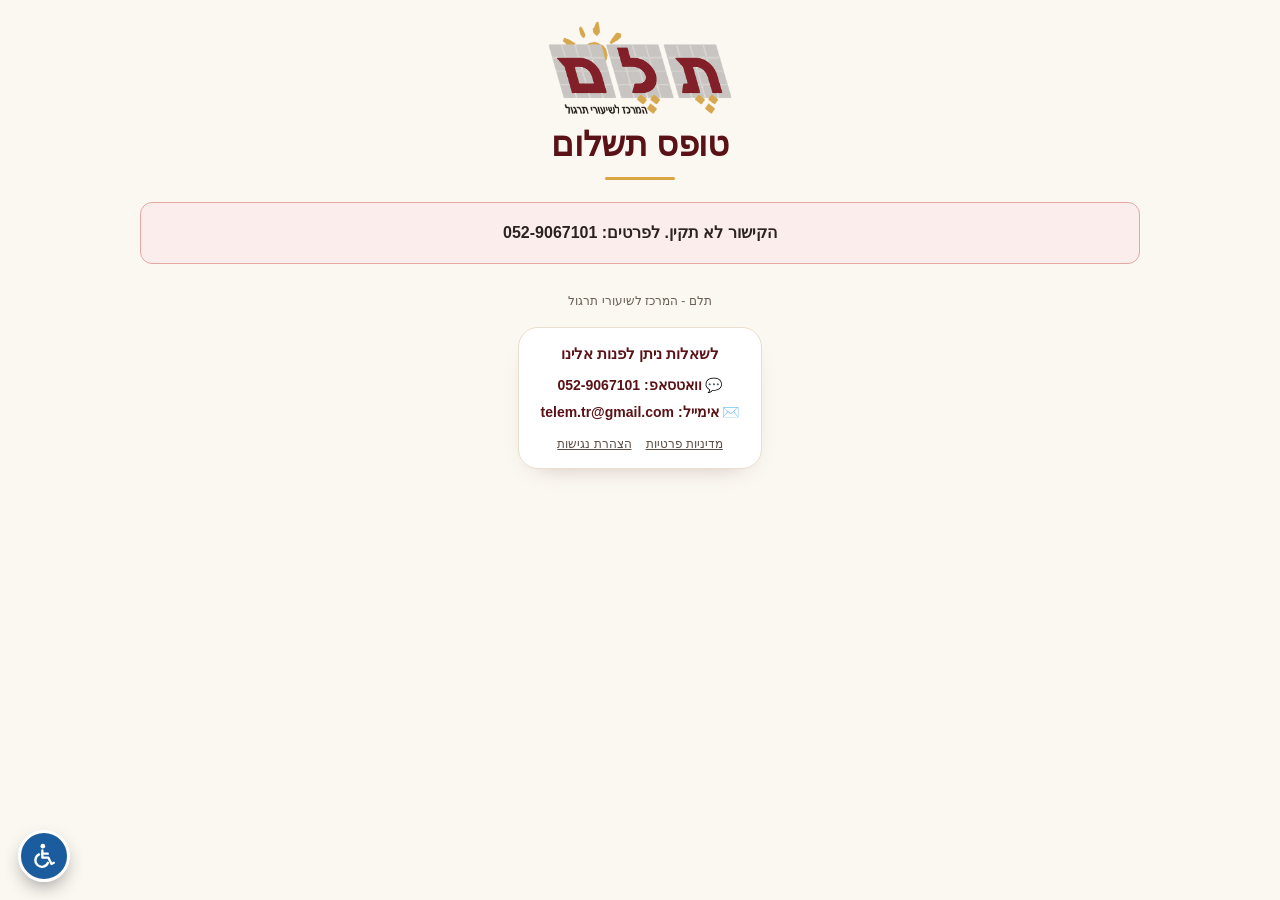
<file: pay.html>
<!DOCTYPE html>
<html data-form="pay" lang="he" dir="rtl">
<head>
<meta charset="UTF-8">
<script>/* אבטחה (כל-17 3.3, 1.11.2026): בלי הטמעה באתר זר – רק באותו אתר (תצוגה מקדימה במערכת הניהול) */(function(){var ok=true;try{ok=window.top===window.self||window.top.location.origin===location.origin;}catch(e){ok=false;}if(!ok){document.documentElement.style.display="none";throw new Error("framed");}})();</script>
<meta name="viewport" content="width=device-width, initial-scale=1.0">
<meta name="robots" content="noindex, nofollow">
<meta http-equiv="Content-Security-Policy" content="default-src 'self'; script-src 'self' 'unsafe-inline' https://challenges.cloudflare.com https://*.googletagmanager.com; style-src 'self' 'unsafe-inline' https://fonts.googleapis.com; font-src https://fonts.gstatic.com; img-src 'self' data: https://*.google-analytics.com https://*.googletagmanager.com; connect-src 'self' https://oulivucqbpmbavbavfvy.supabase.co https://*.google-analytics.com https://*.analytics.google.com https://*.googletagmanager.com; form-action 'self'; frame-src https://challenges.cloudflare.com; base-uri 'self'; object-src 'none'">
<meta name="referrer" content="strict-origin-when-cross-origin">
<title>תלם - תשלום</title>
<link rel="preconnect" href="https://fonts.googleapis.com">
<link href="https://fonts.googleapis.com/css2?family=Heebo:wght@400;500;700;800;900&family=Assistant:wght@400;500;600;700&display=swap" rel="stylesheet">
<style>
  /* לוח צבעים: בורדו/זהב של תלם, עם ערכת כהה תואמת */
  :root{
    --bg:#FAF8F5;
    --paper:#FFFFFF;
    --ink:#2B2320;
    --ink-soft:#6B5F55;
    --border:#E5DDD3;
    --accent:#5A1216;
    --accent-light:#8B1E23;
    --gold:#D9A441;
    --gold-deep:#C9A45C;
    --ok:#3F7D4F;
    --error:#B3423F;
    --cat-red:#B3241F;
    --cat-green:#5E9430;
    --cat-blue:#1E7FD1;
    color-scheme: light;
  }
  @media (prefers-color-scheme: dark){
    :root:not([data-theme="light"]){
      --bg:#1C1512;
      --paper:#2A211C;
      --ink:#F3ECE6;
      --ink-soft:#BBA99B;
      --border:#423630;
      --accent:#E2707A;
      --accent-light:#EF8C94;
      --gold:#E3B765;
      --gold-deep:#D9A441;
      --ok:#6CC082;
      --error:#FF8A80;
      --cat-red:#FF8A80;
      --cat-green:#8FD39F;
      --cat-blue:#7EC4FF;
      color-scheme: dark;
    }
  }
  :root[data-theme="dark"]{
    --bg:#1C1512;
    --paper:#2A211C;
    --ink:#F3ECE6;
    --ink-soft:#BBA99B;
    --border:#423630;
    --accent:#E2707A;
    --accent-light:#EF8C94;
    --gold:#E3B765;
    --gold-deep:#D9A441;
    --ok:#6CC082;
    --error:#FF8A80;
    --cat-red:#FF8A80;
    --cat-green:#8FD39F;
    --cat-blue:#7EC4FF;
    color-scheme: dark;
  }




    *{ box-sizing:border-box; }

  body{
    background:var(--bg);
    color:var(--ink);
    font-family:'Assistant', 'Segoe UI', sans-serif;
    direction:rtl;
    padding-inline:16px;
    padding-block:28px 60px;
    line-height:1.5;
    margin:0;
  }

  .wrap{ max-width:560px; margin:0 auto; }

  .brand{ display:flex; justify-content:center; margin-bottom:6px; }
  .brand-logo{ width:100%; max-width:230px; height:auto; display:block; }

  h1{
    text-align:center;
    font-family:'Heebo','Segoe UI',sans-serif;
    font-weight:900;
    font-size:clamp(22px,4.5vw,30px);
    color:var(--accent);
    display:flex;
    align-items:center;
    justify-content:center;
    gap:14px;
    margin:0 0 6px;
    text-wrap:balance;
  }
  h1 .line{ height:2px; width:56px; background:var(--gold-deep); position:relative; flex:0 0 auto; }
  h1 .line::before{ content:''; position:absolute; top:-3px; inset-inline-end:0; width:8px; height:8px; border-radius:50%; background:var(--accent); }
  h1 .line.right::before{ inset-inline-end:auto; inset-inline-start:0; }

  .subtitle{
    text-align:center;
    font-weight:700;
    color:var(--gold-deep);
    letter-spacing:.03em;
    margin-bottom:22px;
    font-size:18px;
  }
  .subtitle #subtitleLocation:not(:empty)::before{ content:" · "; }

  .intro{
    background:var(--paper);
    border:1px solid var(--border);
    border-inline-start:4px solid var(--accent);
    border-radius:12px;
    padding:16px 18px;
    font-size:15px;
    color:var(--ink-soft);
    line-height:1.75;
    margin-bottom:28px;
    display:flex;
    flex-direction:column;
    gap:10px;
  }
  .intro strong{ color:var(--accent); }
  .intro .lock-line{ display:flex; align-items:center; gap:6px; color:var(--accent); font-weight:700; }

  fieldset{
    border:none;
    margin:0 0 26px;
    padding:0;
    min-width:0;
  }
  legend{
    font-family:'Heebo',sans-serif;
    font-weight:800;
    font-size:17px;
    color:var(--accent);
    padding:0 0 12px;
    width:100%;
    border-bottom:2px solid var(--border);
    margin-bottom:16px;
  }

  .row{ display:grid; grid-template-columns:1fr 1fr; gap:14px; }
  @media (max-width:520px){ .row{ grid-template-columns:1fr; } }

  .field{ display:flex; flex-direction:column; gap:6px; margin-bottom:14px; }
  .field label{ font-weight:700; font-size:14.5px; color:var(--ink); }
  .field label .req{ color:var(--accent); margin-inline-start:2px; }
  .field .hint{ font-size:12.5px; color:var(--ink-soft); font-weight:500; }

  input[type=text], input[type=email], input[type=tel], select, textarea{
    font-family:inherit;
    font-size:16px;
    padding:11px 12px;
    border-radius:10px;
    border:1.5px solid var(--border);
    background:var(--paper);
    color:var(--ink);
    width:100%;
    transition:border-color .15s;
  }
  select{
    appearance:none;
    background-image:url("data:image/svg+xml,%3Csvg xmlns='http://www.w3.org/2000/svg' width='14' height='9'%3E%3Cpath d='M1 1l6 6 6-6' stroke='%235A1216' stroke-width='2' fill='none' stroke-linecap='round' stroke-linejoin='round'/%3E%3C/svg%3E");
    /* גרסה לערכה כהה (אותו חץ, קו בהיר יותר כדי לשמור על קונטרסט) מוגדרת למטה */
    background-repeat:no-repeat;
    background-position:left 12px center;
    padding-inline-start:34px;
  }

  @media (prefers-color-scheme: dark){
    :root:not([data-theme="light"]) select{
      background-image:url("data:image/svg+xml,%3Csvg xmlns='http://www.w3.org/2000/svg' width='14' height='9'%3E%3Cpath d='M1 1l6 6 6-6' stroke='%23F3ECE6' stroke-width='2' fill='none' stroke-linecap='round' stroke-linejoin='round'/%3E%3C/svg%3E");
    }
  }
  [data-theme="dark"] select{
    background-image:url("data:image/svg+xml,%3Csvg xmlns='http://www.w3.org/2000/svg' width='14' height='9'%3E%3Cpath d='M1 1l6 6 6-6' stroke='%23F3ECE6' stroke-width='2' fill='none' stroke-linecap='round' stroke-linejoin='round'/%3E%3C/svg%3E");
  }
  input:focus, select:focus{
    outline:none;
    border-color:var(--accent-light);
    box-shadow:0 0 0 3px rgba(90,18,22,.12);
  }

  .error-msg{ font-size:12.5px; color:var(--error); font-weight:700; min-height:15px; display:none; }
  .field.invalid .error-msg{ display:block; }
  .field.invalid input, .field.invalid select{ border-color:var(--error); }

  .track-info{
    border-radius:10px;
    padding:16px 18px;
    margin:4px 0 20px;
    background:var(--paper);
    border:1px solid var(--border);
    border-inline-start:5px solid var(--track-color, var(--ink-soft));
    color:var(--ink);
    font-size:13.5px;
    line-height:1.7;
    text-align:right;
    box-shadow:0 1px 3px rgba(0,0,0,0.08);
  }
  .track-info.empty{ min-height:190px; display:flex !important; align-items:center; justify-content:flex-start; border-style:dashed; border-inline-start-width:1px; box-shadow:none; background:transparent; }
  .track-info.empty .track-info-title{ color:var(--ink-soft); font-weight:600; font-size:14px; margin:0; }
  .track-info.red{ --track-color:var(--cat-red); }
  .track-info.green{ --track-color:var(--cat-green); }
  .track-info.blue{ --track-color:var(--cat-blue); }
  .track-info-title{ font-family:'Heebo',sans-serif; font-weight:800; font-size:15.5px; margin-bottom:10px; color:var(--track-color, var(--ink)); }
  .track-info-body{ margin-bottom:10px; }
  .track-info-label{ font-weight:800; margin:0 0 4px; color:var(--track-color, var(--ink)); }
  .track-info-list{
    list-style:disc;
    margin:0 0 10px;
    padding-inline-start:20px;
    text-align:start;
  }
  .track-info-list li{ margin:2px 0; }
  .track-info-list b{ font-weight:800; }
  .track-info-prices{ margin-bottom:6px; }
  .track-info-note{ font-size:12.5px; opacity:.95; }
  .track-info-note .track-info-list{ margin-bottom:0; }

  .amount-row{
    display:flex;
    justify-content:space-between;
    align-items:center;
    background:var(--bg);
    border:1px solid var(--border);
    border-radius:10px;
    padding:12px 14px;
    margin:6px 0 0;
    font-size:14px;
  }
  .amount-row strong{ font-size:18px; color:var(--accent); }
  .amount-row strong{ white-space:nowrap; }
  .amount-breakdown{ margin:6px 0 0; }
  .amount-breakdown:empty{ display:none; }
  .bd-row{ display:flex; justify-content:space-between; gap:12px; padding:5px 14px; font-size:13.5px; color:var(--ink-soft); }
  .bd-row + .bd-row{ border-top:1px dashed var(--border); }
  .bd-row b{ color:var(--ink); font-weight:600; white-space:nowrap; }
  .amount-row-recur{ margin-bottom:20px; }
  /* תש-57 (נועה 8.11): התשלום השני ויתר התשלומים – מסגרות כמו "בנוסף, תשלום חודשי" בטופס ההרשמה, באותו צבע */
  #ackCard .amount-row.tr-next{ background:#FBF5E8 !important; border:1px solid #E2C98F !important; border-radius:12px; margin:10px 0 0 !important; align-items:flex-start; }
  #ackCard .amount-row.tr-next span{ font-weight:700; color:var(--accent, #5A1216); } #ackCard .amount-row.tr-next strong{ font-size:18px !important; }
  #trialRows{ margin-bottom:16px; }
  #ackCard .amount-row .tr-sub{ display:block; font-size:12.5px !important; font-weight:400 !important; color:var(--muted, #8A7F78) !important; margin-top:2px; }
  .amount-row-recur strong{ font-size:18px; }

  .pay-phone{ background:#FBF5E8; border:1.5px solid #E2C98F; border-radius:10px; padding:10px 12px; margin-bottom:10px; }
  .consent{
    display:flex;
    align-items:flex-start;
    gap:8px;
    margin-top:6px;
    font-size:13px;
    color:var(--ink-soft);
  }
  .consent input{ margin-top:3px; }
  .consent .error-msg{ color:var(--error); }

  .terms-box{
    background:var(--bg);
    border:1px solid var(--border);
    border-radius:10px;
    padding:14px 16px;
    margin:20px 0 10px;
    font-size:12.5px;
    line-height:1.7;
    color:var(--ink-soft);
    max-height:260px;
    overflow-y:auto;
    text-align:start;
  }
  .terms-box h4{
    font-family:'Heebo',sans-serif;
    font-weight:800;
    font-size:14px;
    color:var(--accent);
    margin:14px 0 6px;
  }
  .terms-box h4:first-child{ margin-top:0; }
  .terms-box p{ margin:5px 0; }
  .terms-box ol{ padding-inline-start:20px; margin:4px 0; }
  .terms-box li{ margin:3px 0; }

  .submit-wrap{ text-align:center; margin-top:30px; }
  button#submitBtn{
    font-family:'Heebo',sans-serif;
    font-weight:800;
    font-size:17px;
    color:#fff;
    background:var(--accent);
    border:none;
    border-radius:999px;
    padding:15px 42px;
    cursor:pointer;
    box-shadow:0 4px 14px rgba(90,18,22,.25);
    transition:transform .12s, background .12s;
    width:100%;
    max-width:320px;
  }
  button#submitBtn:hover{ background:var(--accent-light); }
  button#submitBtn:active{ transform:scale(.98); }
  button#submitBtn:disabled{ opacity:.55; cursor:not-allowed; }

  .form-error{
    text-align:right; color:var(--error); font-weight:700; font-size:14px;
    margin-top:14px; min-height:18px;
  }

  footer{ text-align:center; margin-top:34px; font-size:12px; color:var(--ink-soft); opacity:.85; line-height:1.9; }
  footer .contact{ font-size:13px; }
  footer a{ color:var(--maroon); font-weight:700; text-decoration:none; }


  [hidden]{ display:none !important; }
  select.locked{ background-image:none !important; opacity:1; background-color:var(--bg); color:var(--ink); font-weight:700; cursor:not-allowed; }
  .lock-note{ font-size:12.5px; color:var(--ink-soft); margin-top:4px; }
  .preview-banner{ position:sticky; top:0; z-index:50; background:#C9A45C; color:#2B2320; font-weight:800; text-align:center; padding:8px 12px; font-size:14px; }
  /* חתימה */
  .sig-wrap{ margin-top:12px; }
  .sig-wrap .sig-lbl{ font-weight:700; font-size:14px; margin-bottom:6px; display:block; }
  .sig-box{ position:relative; border:1.5px dashed var(--border); border-radius:10px; background:#fff; touch-action:none; }
  .sig-box canvas{ display:block; width:100%; height:120px; border-radius:10px; cursor:crosshair; touch-action:none; }
  .sig-box .sig-ph{ position:absolute; inset:0; display:flex; align-items:center; justify-content:center; color:#9a8f86; font-size:14px; pointer-events:none; }
  .sig-box.signed .sig-ph{ display:none; }
  .sig-box.signed{ border-style:solid; border-color:var(--ok); }
  .sig-tools{ display:flex; justify-content:space-between; align-items:center; margin-top:6px; font-size:13px; color:var(--ink-soft); }
  .sig-tools button{ background:none; border:1px solid var(--border); border-radius:8px; padding:4px 12px; font:inherit; color:var(--ink); cursor:pointer; }
  .hp-field{ position:absolute !important; width:1px; height:1px; overflow:hidden; clip-path:inset(50%); white-space:nowrap; opacity:0; pointer-events:none; }
  /* ===== תלם 5.19.46: עיצוב חדש לטפסים - קרם, בורדו וזהב (כמו מסך המאגר). רק מראה, בלי שינוי בלוגיקה ===== */
  /* רק במצב בהיר (במצב כהה של הטלפון - נשאר העיצוב הכהה הקיים) */
  @media not all and (prefers-color-scheme: dark){
  @media not all and (prefers-color-scheme: dark){
    :root:not([data-theme="dark"]){ --bg:#FBF8F3; --border:#E6E0D8; --hl:#C9A45C; --ink-dark:#2E1C19; }
  }
  :root[data-theme="light"]{ --bg:#FBF8F3; --border:#E6E0D8; --hl:#C9A45C; --ink-dark:#2E1C19; }
  .wrap{ max-width:600px; }
  h1{ display:block; width:fit-content; margin:4px auto 10px; padding:0 8px; color:var(--ink-dark, var(--ink)); }
  h1 .line{ display:none; }
  .subtitle{ display:table; margin:0 auto 22px; background:var(--accent); color:#fff; border-radius:999px; padding:7px 22px; font-size:17px; letter-spacing:0; }
  .intro{ border-radius:18px; border:1px solid var(--border); border-inline-start:5px solid var(--accent); box-shadow:0 1px 3px rgba(60,30,20,.05); }
  fieldset{ background:var(--paper); border:1px solid var(--border); border-radius:20px; padding:18px 20px 8px; margin-bottom:18px; box-shadow:0 1px 3px rgba(60,30,20,.05); }
  legend{ float:right; width:100%; border-bottom:none; padding:0 0 4px; margin-bottom:14px; font-size:18px; }
  legend::after{ content:""; display:block; width:36px; height:3px; border-radius:5px; background:var(--hl, var(--gold)); margin-top:6px; }
  legend + *, fieldset > *:not(legend){ clear:both; }
  input[type=text], input[type=email], input[type=tel], select, textarea{ border-radius:12px; }
  input[type=text]:focus, input[type=email]:focus, input[type=tel]:focus, select:focus, textarea:focus{ border-color:var(--gold-deep); box-shadow:0 0 0 3px rgba(90,18,22,.12); outline:none; }
  .track-info{ border-radius:16px; }
  .terms-box{ border-radius:16px; }
  button#submitBtn{ box-shadow:0 6px 18px rgba(90,18,22,.22); }
  /* שדה שנקבע בקישור (נעול) - רקע בהיר, כיתוב רגיל (לא מודגש) */
  select.locked, input.locked, select:disabled, input:disabled{ background-color:#F8F6F3 !important; color:var(--ink) !important; font-weight:600 !important; box-shadow:none; }
  .lock-note::before{ content:"🔒 "; font-size:11px; }
  .terms-box{ background:var(--paper); }
  .amount-breakdown{ background:var(--paper); border:1px solid var(--border); border-radius:14px; padding:4px 0; margin-bottom:8px; }
  .amount-row{ background:var(--paper); border-radius:14px; }
  .amount-row:not(.amount-row-recur){ background:var(--paper); border-color:var(--accent); border-width:1.5px; }
  .sig-box{ border-radius:14px; }
  .pm-lock{ display:flex; gap:6px; align-items:flex-start; margin:8px 0 2px; font-size:13px; color:var(--accent); font-weight:700; }
  #pmOpts[hidden] ~ .pm-lock{ display:none; }
  :root{ --bg:#FBF8F3; } body{ background:#F8F4ED; }
  /* תלם 5.19.46: הטופס בחלקים ממוספרים (כמו המרתון) */
  form{ counter-reset:step; }
  fieldset > legend, .sec-card > .sec-h{ display:flex; align-items:center; gap:10px; }
  fieldset > legend::before, .sec-card > .sec-h::before{ counter-increment:step; content:counter(step); flex:0 0 auto; width:28px; height:28px; border-radius:50%; background:var(--accent); color:#fff; display:grid; place-items:center; font-size:14px; font-weight:800; font-family:'Heebo',sans-serif; }
  fieldset > legend::after{ display:none !important; } fieldset > legend{ border-bottom:1px solid var(--border); padding-bottom:12px !important; }
  .sec-card > .sec-h{ border-bottom:1px solid var(--border); padding-bottom:12px; }
  .sec-card{ background:var(--paper); border:1px solid var(--border); border-radius:20px; padding:18px 20px 14px; margin-bottom:18px; box-shadow:0 1px 3px rgba(60,30,20,.05); }
  .sec-card > .sec-h{ font-family:'Heebo',sans-serif; font-weight:800; font-size:18px; color:var(--accent); margin-bottom:16px; flex-wrap:wrap; }

  .sec-card .terms-box{ background:#FBF9F5; }
  @media (min-width:900px){ .wrap{ max-width:640px; } }
  /* הלקוחה: השדות למילוי ברקע אפור-בהיר, שדה שנקבע בקישור (עיר) - לבן */
  input[type=text], input[type=email], input[type=tel], input[type=number], select, textarea{ background-color:#FFFAEE; border-color:#EADFC8; }
  input[type=text]:focus, input[type=email]:focus, input[type=tel]:focus, select:focus, textarea:focus{ background-color:#fff; }
  select.locked, input.locked, select:disabled, input:disabled, input.ro-val, input[readonly]{ background-color:#fff !important; border-color:var(--border) !important; color:var(--ink) !important; font-weight:600 !important; }
  /* הלוגו בלי "מסגרת" לבנה - הרקע הלבן של התמונה מתמזג ברקע הדף */
  @media not all and (prefers-color-scheme: dark){ :root:not([data-theme="dark"]) .brand-logo{ mix-blend-mode:multiply; } }
  :root[data-theme="light"] .brand-logo{ mix-blend-mode:multiply; }

  }
  @media not all and (prefers-color-scheme: dark){
    /* מסגרת פנימית בתוך כרטיס - תמיד עם שוליים */
    fieldset .track-info, fieldset .ti-box, fieldset .terms-box, .sec-card .terms-box, fieldset .amount-row, fieldset .pm-only{ margin-inline:0; }
    .ti-box, .track-info{ padding:14px 16px !important; }
  }
  /* ===== תלם 5.19.46 (המשך): מסגרת בורדו לכל חלק, רקע ניטרלי, ריווח צפוף, שני שדות בשורה גם בנייד, שורה צהובה מתחת לכותרת ===== */
  @media not all and (prefers-color-scheme: dark){
    :root{ --bg:#FAF8F5; } body{ background:#FAF8F5 !important; padding-inline:10px !important; padding-top:18px !important; }
    fieldset, .sec-card{ border:1.5px solid var(--accent) !important; box-shadow:none !important; margin-bottom:10px !important; padding:14px 14px 4px !important; border-radius:16px !important; }
    .sec-card{ padding-bottom:12px !important; }
    fieldset > legend, .sec-card > .sec-h{ border-bottom-color:#E9DCDC !important; margin-bottom:10px !important; padding-bottom:10px !important; }
    .field{ margin-bottom:10px; }
    input[type=text], input[type=email], input[type=tel], input[type=number], select, textarea{ background-color:#FAF8F5 !important; border-color:#E3DDD4 !important; }
    input[type=text]:focus, input[type=email]:focus, input[type=tel]:focus, select:focus, textarea:focus{ background-color:#fff !important; }
    select.locked, input.locked, select:disabled, input:disabled, input.ro-val, input[readonly]{ background-color:#fff !important; }
  }
  .row{ grid-template-columns:1fr 1fr !important; gap:10px !important; }
  @media (max-width:520px){ .field label{ font-size:13.5px; } input[type=text], input[type=email], input[type=tel], select{ font-size:15px; padding-inline:10px; } }
  .row > .field:last-child:nth-child(odd){ grid-column:1 / -1; }
  /* 5.19.58: קישור מהיר */
  .quick-box{ margin:6px 0 10px; } .q-card{ background:#fff; border:1.5px solid var(--accent, #8B1E23); border-radius:14px; padding:6px 16px; }
  .q-row{ display:flex; justify-content:space-between; gap:12px; padding:10px 0; font-size:15.5px; } .q-row + .q-row{ border-top:1px solid #EEE7DF; }
  .q-row span{ color:#6B5F55; } .q-row.q-amt b{ font-size:20px; color:var(--accent, #8B1E23); } .q-row small{ font-weight:400; color:#6B5F55; }
  .q-go{ display:block; width:100%; margin:14px 0 8px; padding:14px; border:0; border-radius:12px; background:var(--accent, #8B1E23); color:#fff; font:inherit; font-size:17px; font-weight:800; cursor:pointer; }
  .q-go:disabled{ opacity:.7; cursor:default; } .q-err{ color:#A33A35; margin-top:10px; font-weight:600; } .q-lock{ color:#6B5F55; font-size:13px; text-align:center; }
  .recur-sub{ display:block; font-size:12.5px; color:#6B5F55; font-weight:400; margin-top:3px; line-height:1.45; }
  #recurRow{ align-items:flex-start; gap:12px; } #recurRow strong{ white-space:nowrap; } .q-row b{ text-align:left; }
  .q-sent{ background:#EEF7EA; border:1px solid #CFE6C6; color:#2F5D23; border-radius:12px; padding:12px 14px; margin-bottom:12px; font-weight:600; line-height:1.5; }
  .q-sent small{ display:block; font-weight:400; color:#4F6B45; margin-top:2px; }
  .p-incl{ background:#F3E3C3; border-radius:18px; padding:14px 16px; margin:0 0 14px; font-size:15.5px; line-height:1.7; color:#3A2A1F; white-space:pre-line; }   /* כמו תיבת הפירוט במרתון */
  #payForm .ti-box, #ackCard .ti-box{ display:none; } #ackCard .amount-row{ margin:0 0 12px; }   /* נועה 6.11: התיאור – בכותרת, בלי "התשלום מתבצע…" */   /* נועה 6.11: פירוט – מה כלול בתשלום */
  #f-school-dd + #f-school:not([hidden]){ margin-top:8px; }
</style>
<style>
  .ro-val{ background:#F6F1E7 !important; color:#2B2320 !important; font-weight:700; }
  .done-box{ background:#EEF7EA; border:1.5px solid #9BC98A; border-radius:12px; padding:18px; text-align:center; font-size:17px; font-weight:700; }
  .bad-box{ background:#FBEDEC; border:1.5px solid #E4A8A3; border-radius:12px; padding:18px; text-align:center; font-size:16px; font-weight:700; }
  .disclaimer{ font-weight:800; font-size:15.5px; text-align:center; margin:14px 0 6px; color:#2B2320; }
  .ti-box{ border:1.5px solid #E2C98F; background:#FBF5E8; border-radius:12px; padding:12px 14px; margin-bottom:10px; }
  .ti-box h3{ margin:0 0 4px; font-size:16px; } .ti-box p{ margin:0 0 6px; font-size:14.5px; } .ti-box ul{ margin:0; padding-inline-start:18px; font-size:14.5px; }
  .preview-banner{ position:sticky; top:0; z-index:50; background:#C9A45C; color:#2B2320; font-weight:800; text-align:center; padding:8px 12px; font-size:14px; }

  /* 5.19.55 (הלקוחה): שדות שהדפדפן מילא אוטומטית - בלי הרקע הכחול, באותו צבע כמו שאר השדות */
  input:-webkit-autofill, input:-webkit-autofill:hover, input:-webkit-autofill:focus, textarea:-webkit-autofill, select:-webkit-autofill{
    -webkit-box-shadow:0 0 0 1000px var(--af-bg, #FAF8F5) inset !important; box-shadow:0 0 0 1000px var(--af-bg, #FAF8F5) inset !important;
    -webkit-text-fill-color:currentColor !important; transition:background-color 99999s ease 0s; }
  input:-webkit-autofill:focus{ --af-bg:#fff; }
  input:autofill{ background-color:var(--af-bg, #FAF8F5) !important; }
  @media (prefers-color-scheme: dark){ input:-webkit-autofill, textarea:-webkit-autofill, select:-webkit-autofill{ --af-bg:var(--card, #2a2522); } }
  /* 5.19.55: שדה חסר / לא תקין - מסגרת אדומה בולטת והודעה גדולה יותר */
  .field.invalid input, .field.invalid select, .field.invalid textarea{ border:1.5px solid #C9554F !important; }   /* הלקוחה: פחות אדום - רק מסגרת */
  .field.invalid .error-msg, .consent .error-msg:not(:empty), #sigError:not(:empty){ font-size:13.5px !important; font-weight:700 !important; color:#B8463F !important; margin-top:4px; }
  .field.invalid .error-msg::before{ content:"⚠ "; }

  /* ===== 5.19.83 (נועה): שדות לבנים כמו במערכת הניהול – לא שמנת. פינות 8, גובה 44 בכל הטפסים ===== */
  @media not all and (prefers-color-scheme: dark){
    :is(input[type=text], input[type=email], input[type=tel], input[type=number], input[type=date], select, textarea):not(.field.invalid *){ background-color:#fff !important; border:1.5px solid #E5DDD3 !important; }
    :is(input[type=text], input[type=email], input[type=tel], input[type=number], input[type=date], select, textarea):not(.field.invalid *):focus{ border-color:#C9A45C !important; box-shadow:0 0 0 3px rgba(90,18,22,.10) !important; outline:none; }
    input:-webkit-autofill, textarea:-webkit-autofill, select:-webkit-autofill{ --af-bg:#fff; }
    input:autofill{ --af-bg:#fff; }
  }
  :is(input[type=text], input[type=email], input[type=tel], input[type=number], input[type=date], select, textarea){ border-radius:8px !important; }
  :is(input[type=text], input[type=email], input[type=tel], input[type=number], input[type=date], select){ min-height:44px !important; height:44px; padding-block:8px !important; box-sizing:border-box; }

  /* 5.19.84 (נועה): שדה נעול / לקריאה בלבד – דהוי: מסגרת חלשה מאוד, טקסט אפור, בלי רקע ובלי חץ */
  body .field :is(select.locked, input.locked, select:disabled, input:disabled, input.ro-val, input[readonly]):not(.q1):not(.q2):not(.q3){
    background-color:transparent !important; background-image:none !important; border:1.5px solid #EFEAE3 !important; box-shadow:none !important;
    color:#6B5F55 !important; -webkit-text-fill-color:#6B5F55; font-weight:400 !important; opacity:1; cursor:default; }

  /* 5.19.84 (נועה): רקע הדף כמו במערכת הניהול – המסגרות הלבנות בולטות עליו */
  @media not all and (prefers-color-scheme: dark){ body{ background:#F6F3EF !important; } }


  /* ===== 5.19.84 (נועה): כל הטפסים בעיצוב של טופס המרתון (המרתון = הטופס שסגרנו) ===== */
  .intro{ background:var(--paper) !important; border:1px solid var(--accent) !important; border-radius:16px !important; box-shadow:none !important;
    padding:14px 14px 12px !important; margin:0 0 10px !important; font-size:15.5px; line-height:1.7; color:var(--ink); }
  fieldset, .sec-card{ border-width:1px !important; }
  fieldset > legend, .sec-card > .sec-h{ font-size:17.5px !important; font-weight:800; color:var(--accent); padding-bottom:12px !important; margin-bottom:10px !important; }
  fieldset > legend::before, .sec-card > .sec-h::before{ width:26px !important; height:26px !important; font-size:13.5px !important; }
  .field > label, .field label{ font-size:14px !important; font-weight:700; color:var(--ink-soft) !important; }
  @media (max-width:520px){ .field > label, .field label{ font-size:13.5px !important; } }
  .amount-row:not(.amount-row-recur){ background:linear-gradient(135deg, rgba(90,18,22,.07), rgba(217,164,65,.10)) !important; border:1px solid rgba(90,18,22,.35) !important;
    border-radius:14px !important; padding:14px 16px !important; }
  .amount-row:not(.amount-row-recur) span{ font-weight:800; font-size:16px; color:var(--accent); } .amount-row:not(.amount-row-recur) strong{ font-size:22px !important; font-weight:900; color:var(--accent); }
  .amount-row-recur{ border-radius:14px !important; padding:12px 16px !important; }
  .consents-box{ background:#FAF8F5 !important; border:1px solid #E6E0D8 !important; border-radius:14px !important; padding:12px 14px !important; margin:10px 0 4px !important; display:grid !important; gap:10px; }
  .consents-box .consent, .consent{ margin:0 !important; font-size:14px !important; color:var(--ink) !important; line-height:1.55; cursor:pointer; gap:8px; }
  .consents-box .consent input, .consent input[type=checkbox]{ width:20px; height:20px; flex:0 0 auto; margin-top:1px !important; }
  .consents-box .error-msg:empty{ display:none; }
  .terms-box{ background:#FAF8F5 !important; border:1px solid #E6E0D8 !important; border-radius:12px !important; padding:14px 16px !important; margin:16px 0 10px !important;
    font-size:12.5px; color:var(--ink-soft); max-height:190px; }
  .sig-box{ background:#FDFBF8 !important; border:1px dashed #E6E0D8 !important; border-radius:14px !important; }
  .pm-title{ font-family:'Heebo',sans-serif; font-size:16px; font-weight:800; color:var(--ink); margin:16px 0 6px; }
  .submit-wrap{ margin-top:22px !important; }
  button#submitBtn{ background:linear-gradient(160deg, #8B1E23, #5A1216) !important; font-size:16.5px !important; padding:15px 14px !important; max-width:380px !important; width:100%;
    box-shadow:0 8px 22px rgba(90,18,22,.28) !important; border-radius:999px; }
  footer{ margin-top:26px !important; }
  /* מחשב – רוחב כמו בטופס המרתון */
  @media (min-width:900px){
    body{ padding-inline:28px; } .wrap{ max-width:1000px !important; }
    button#submitBtn{ font-size:18px !important; padding:16px 24px !important; }
    .field > label, .field label{ font-size:14px !important; }
  }

  /* ===== 5.19.84 (נועה): כמו במערכת – שם השדה צמוד לשדה ומיושר לטקסט שבתוכו; כוכבית חובה באדום ===== */
  .field > label, .field > .field-title{ display:block; padding-inline-start:11px !important; margin-bottom:-3px !important; line-height:1.3; }
  .sig-lbl, .pm-title{ padding-inline-start:0; }
  :is(input[type=text], input[type=email], input[type=tel], input[type=number], input[type=date], select){ padding-inline:10px !important; }
  select{ padding-inline-end:36px !important; }
  .req, label .req, .sig-lbl .req{ color:#B3241F !important; font-weight:800; }
</style>
<link rel="stylesheet" href="site-look.css?v=8"><script src="site-look.js?v=12"></script><!-- עיצוב אחיד כמו באתר (נועה 23.10) -->
<link rel="icon" type="image/png" href="favicon.png?v=1">
</head>
<body>
<div class="wrap">
  <div class="brand"><img class="brand-logo" src="[data-uri]" alt="תלם - המרכז לשיעורי תרגול"></div>
  <h1><span class="line"></span> <span data-t="t001">תלם - המרכז לשיעורי תרגול</span> <span class="line right"></span></h1>
  <div class="subtitle" data-t="t002">טופס תשלום</div>
  <div id="loadBox" class="intro"><div data-t="t003">טוען את הטופס...</div></div>
  <form id="payForm" novalidate hidden>
    <div class="top-error form-error" id="topError" style="display:none;"></div>
    <div id="fieldsBox"></div>
    <section class="sec-card" id="ackCard"><div class="sec-h" data-t="t007">תשלום ואישור</div><!-- נועה 6.11: כמו במרתון – הפירוט, הפרטים, ובסוף התשלום והאישור -->
      <div class="ti-box"><h3 id="v-desc"></h3></div>
      <div class="amount-row"><span data-t="t006">סכום לתשלום מיידי</span><strong id="v-amount"></strong></div>
      <div class="amount-row amount-row-recur" id="recurRow" hidden><span id="v-recur-lbl">תשלום חודשי</span><strong id="v-recur"></strong></div>
      <div id="trialRows" hidden><!-- תש-57 (נועה 8.11): חודש ניסיון – תשלום ראשון עכשיו, ואם נשארים: תשלום שני ויתר התשלומים -->
        <div class="amount-row amount-row-recur tr-next"><span id="trSecLbl"></span><strong id="trSec"></strong></div>
        <div class="amount-row amount-row-recur tr-next"><span id="trRestLbl"></span><strong id="trRest"></strong></div>
      </div>
      <div class="terms-box" id="termsBox" hidden></div>
      <div class="consents-box">
      <label class="consent" id="field-terms" hidden><!-- נועה 12.11: אין תנאים בדף התשלום – רק האישור השני -->
        <input type="checkbox" id="f-terms" checked>
        <span data-t="t008">קראתי את פרטי התשלום ואני מסכים/ה להם.</span>
      </label>
      <div class="error-msg" id="termsError"></div>
      <label class="consent" id="field-consent">
        <input type="checkbox" id="f-consent" required>
        <span id="consentText" data-t="t015">אני מאשר/ת שהפרטים נכונים, ומאשר/ת חיוב של הסכום המיידי בכרטיס האשראי בעמוד התשלום המאובטח.</span>
      </label>
      <div class="error-msg" id="consentError"></div>
      </div>
      <div class="sig-wrap" id="field-signature" hidden><!-- נועה 11.11: בקישור תשלום אין תנאים – בלי חתימה (מנ-421) -->
        <span class="sig-lbl"><span data-t="t009">חתימת ההורה</span> <span class="req">*</span></span>
        <div class="sig-box" id="sigBox"><canvas id="sigCanvas" aria-label="משטח חתימה"></canvas><div class="sig-ph" data-t="t010">חתמו כאן באצבע או בעכבר</div></div>
        <div class="sig-tools"><span id="sigHint" data-t="t011">החתימה נשמרת יחד עם הטופס.</span><button type="button" id="sigClear" data-t="t012">ניקוי</button></div>
        <div class="error-msg" id="sigError"></div>
      </div>
    </section>
    <div class="hp-field" aria-hidden="true"><label>אתר <input type="text" id="f-website" name="website" tabindex="-1" autocomplete="off"></label></div>
    <div class="submit-wrap"><button type="submit" id="submitBtn" disabled>המשך לתשלום מאובטח</button></div>
  </form>
  <div id="doneBox" hidden></div>

  <footer><span data-t="t013">תלם - המרכז לשיעורי תרגול</span><br>
    <span class="contact"><span data-t="t014">טלפון:</span> <a href="tel:0529067101">052-9067101</a> <span data-t="t015">· אימייל:</span> <a href="mailto:telem.tr@gmail.com">telem.tr@gmail.com</a></span></footer>
</div>
<script src="texts.js?v=3"></script><!-- תלם 5.19.100: נוסחי הטפסים מהמערכת -->
<script>
function safePayUrl(u){ try { var x = new URL(u); return x.protocol === "https:" ? x.href : null; } catch(e) { return null; } }   // אבטחה 5.19.52: מעבר לתשלום רק לכתובת https

(function(){
"use strict";
const CONFIG = {
    supabase: {
      url: "https://oulivucqbpmbavbavfvy.supabase.co",
      anonKey: "sb_publishable_M8wEF2-9fXMmX0U97nfENw_AfZw9wNz"
    }
};
const $ = (id) => document.getElementById(id);
const Q = new URLSearchParams(location.search), CODE = (Q.get("c") || "").trim().slice(0, 100), PREVIEW = Q.get("preview") === "1";
if (PREVIEW) { const pb = document.createElement("div"); pb.className = "preview-banner"; pb.textContent = "תצוגה מקדימה - שום דבר לא נשמר"; document.body.insertBefore(pb, document.body.firstChild); }
const submitBtn = $("submitBtn"), topError = $("topError");
function updateSubmitAvailability(){ submitBtn.disabled = !($("f-consent").checked && $("f-terms").checked); }   // נועה 11.11: בלי חתימה
$("f-consent").addEventListener("change", updateSubmitAvailability);
$("f-terms").addEventListener("change", updateSubmitAvailability);
  // ----------------------------------------------------------------
  // חתימה באצבע / בעכבר
  // ----------------------------------------------------------------
  const sigCanvas = document.getElementById("sigCanvas"), sigBox = document.getElementById("sigBox");
  const sigCtx = sigCanvas.getContext("2d");
  var sigHas = false, sigDrawing = false, sigLast = null;
  function sigResize(){
    const r = sigCanvas.getBoundingClientRect(), dpr = window.devicePixelRatio || 1;
    const old = sigHas ? sigCanvas.toDataURL() : null;
    sigCanvas.width = Math.round(r.width * dpr); sigCanvas.height = Math.round(r.height * dpr);
    sigCtx.setTransform(dpr, 0, 0, dpr, 0, 0);
    sigCtx.lineWidth = 2.4; sigCtx.lineCap = "round"; sigCtx.lineJoin = "round"; sigCtx.strokeStyle = "#1b1b1b";
    if (old) { const im = new Image(); im.onload = () => sigCtx.drawImage(im, 0, 0, r.width, r.height); im.src = old; }
  }
  function sigPos(e){ const r = sigCanvas.getBoundingClientRect(); return { x: e.clientX - r.left, y: e.clientY - r.top }; }
  sigCanvas.addEventListener("pointerdown", function(e){ e.preventDefault(); sigCanvas.setPointerCapture(e.pointerId); sigDrawing = true; sigLast = sigPos(e);
    sigCtx.beginPath(); sigCtx.arc(sigLast.x, sigLast.y, 1.1, 0, Math.PI * 2); sigCtx.fillStyle = "#1b1b1b"; sigCtx.fill(); });
  sigCanvas.addEventListener("pointermove", function(e){ if (!sigDrawing) return; e.preventDefault(); const p = sigPos(e);
    sigCtx.beginPath(); sigCtx.moveTo(sigLast.x, sigLast.y); sigCtx.lineTo(p.x, p.y); sigCtx.stroke(); sigLast = p;
    if (!sigHas) { sigHas = true; sigBox.classList.add("signed"); document.getElementById("sigError").textContent = ""; updateSubmitAvailability(); } });
  ["pointerup","pointercancel","pointerleave"].forEach(function(ev){ sigCanvas.addEventListener(ev, function(){ sigDrawing = false; }); });
  document.getElementById("sigClear").addEventListener("click", function(){
    sigCtx.clearRect(0, 0, sigCanvas.width, sigCanvas.height); sigHas = false; sigBox.classList.remove("signed"); updateSubmitAvailability(); });
  window.addEventListener("resize", sigResize); sigResize();
  // תמונה קטנה (רוחב עד 600) על רקע לבן, לשמירה
  function signatureImage(){
    if (!sigHas) return null;
    const w = Math.min(600, sigCanvas.width), h = Math.round(sigCanvas.height * w / sigCanvas.width);
    const c = document.createElement("canvas"); c.width = w; c.height = h;
    const x = c.getContext("2d"); x.fillStyle = "#fff"; x.fillRect(0, 0, w, h); x.drawImage(sigCanvas, 0, 0, w, h);
    return c.toDataURL("image/png");
  }
  // ----------------------------------------------------------------
  // PDF של הטופס החתום - נבנה בדפדפן, בלי ספריות חיצוניות.
  // כל עמוד מצויר על קנבס (הדפדפן מסדר עברית ומספרים נכון) ונשמר כ-JPEG בתוך PDF.
  // ----------------------------------------------------------------
  function buildSignedPdf(opts){
    // הכול על עמוד אחד: מציירים על קנבס גבוה בגדלים קומפקטיים, ואז מכווצים (אם צריך) לעמוד A4 אחד
    var W = 1240, H = 1754, M = 70, TALL = 5000, y = M;
    var FONT = getComputedStyle(document.body).fontFamily || "Arial, sans-serif";
    var big = document.createElement("canvas"); big.width = W; big.height = TALL;
    var ctx = big.getContext("2d"); ctx.fillStyle = "#fff"; ctx.fillRect(0, 0, W, TALL);
    ctx.direction = "rtl"; ctx.textAlign = "right"; ctx.textBaseline = "top";
    function wrap(text, font, maxW){
      ctx.font = font; var words = String(text).split(/\s+/), lines = [], cur = "";
      words.forEach(function(w){ var t = cur ? cur + " " + w : w; if (ctx.measureText(t).width > maxW && cur) { lines.push(cur); cur = w; } else cur = t; });
      if (cur) lines.push(cur); return lines;
    }
    function text(t, size, weight, color, indent, gapAfter, lhMul){
      var font = (weight || 400) + " " + size + "px " + FONT, lh = Math.round(size * (lhMul || 1.42));
      wrap(t, font, W - 2 * M - (indent || 0)).forEach(function(line){ ctx.font = font; ctx.fillStyle = color || "#2B2320"; ctx.fillText(line, W - M - (indent || 0), y); y += lh; });
      y += gapAfter || 0;
    }
    function rule(){ ctx.fillStyle = "#E5DDD3"; ctx.fillRect(M, y + 5, W - 2 * M, 2); y += 16; }
    // שדות בשלוש עמודות
    function grid(rows){
      var N = 3, gap = 30, colW = (W - 2 * M - gap * (N - 1)) / N, lw = 150, lf = "700 19px " + FONT, vf = "400 21px " + FONT, lh = 29;
      for (var i = 0; i < rows.length; i += N) {
        var hMax = 1;
        rows.slice(i, i + N).forEach(function(r, k){
          if (!r) return;
          var x = W - M - k * (colW + gap), ll = wrap(r[0], lf, lw - 10), vl = wrap(r[1], vf, colW - lw);
          ll.forEach(function(l, j){ ctx.font = lf; ctx.fillStyle = "#6B5F55"; ctx.fillText(l, x, y + j * lh); });
          vl.forEach(function(l, j){ ctx.font = vf; ctx.fillStyle = "#2B2320"; ctx.fillText(l, x - lw, y + j * lh); });
          hMax = Math.max(hMax, ll.length, vl.length);
        });
        y += hMax * lh + 4;
      }
    }
    // כותרת ממורכזת: לוגו ומתחתיו הפרטים
    function ctext(t, size, weight, color, gapAfter){
      ctx.font = (weight || 400) + " " + size + "px " + FONT; ctx.fillStyle = color; ctx.textAlign = "center";
      ctx.fillText(t, W / 2, y); ctx.textAlign = "right"; y += Math.round(size * 1.42) + (gapAfter || 0);
    }
    if (opts.logo && opts.logo.naturalWidth) {
      var lh0 = 110, lw0 = opts.logo.naturalWidth * lh0 / opts.logo.naturalHeight;
      if (lw0 > 320) { lw0 = 320; lh0 = opts.logo.naturalHeight * lw0 / opts.logo.naturalWidth; }
      ctx.drawImage(opts.logo, (W - lw0) / 2, y, lw0, lh0); y += lh0 + 8;
    }
    ctext("תלם - המרכז לשיעורי תרגול", 32, 800, "#5A1216");
    ctext(opts.title, 24, 700, "#2B2320");
    ctext("טלפון: 052-9067101 · אימייל: telem.tr@gmail.com", 17, 400, "#6B5F55");
    ctext("תאריך ושעת החתימה: " + opts.signedAt, 17, 400, "#6B5F55", 2);
    // סידור השדות בשורות קבועות (כל שורה - מספר העמודות שלה)
    var ORDER = [
      [/^עיר$/, /^בית ספר$/, /^שכב/, /כיתה/],
      [/^מסלול/, /^מקצוע/],
      [/שם פרטי.*תלמיד/, /שם משפחה.*תלמיד/],
      [/^בית ספר$/, /^שכב/],
      [/רמת לימוד מתמטיקה/, /רמת לימוד אנגלית/],
      [/שם פרטי הורה/, /שם משפחה הורה/],
      [/טלפון/, /אימייל/]
    ];
    function arrange(rows){
      var out = [], used = [];
      rows.forEach(function(r){
        if (r[0] === "מספר כיתה") r[0] = "כיתה";
        if (r[0] === "אימייל") r[0] = "אימייל הורה";
        if (r[0] === "מסלול") {
          var v = String(r[1]).replace(/^טופס הרשמה ל[^-–]*[-–]\s*/, "");
          if (/^שני מקצועות/.test(v)) { r[1] = "שני מקצועות"; rows.push(["מקצועות", "מתמטיקה ואנגלית"]); }
          else r[1] = v.replace(/\s*-\s*מתמטיקה או אנגלית/, "").replace(/,\s*מתמטיקה או אנגלית\s*$/, "");
        }
      });
      ORDER.forEach(function(g, gi){
        var row = [];
        if (gi === 0 && !rows.some(function(r){ return /^עיר$/.test(r[0]); })) return;
        g.forEach(function(re){ for (var i = 0; i < rows.length; i++) if (!used[i] && re.test(rows[i][0])) { used[i] = 1; row.push(rows[i]); break; } });
        if (row.length) out.push(row);
      });
      rows.forEach(function(r, i){ if (!used[i]) out.push([r]); });
      return out;
    }
    // כל שורה בתוך מסגרת, עם קו מפריד בין התאים
    function gridRows(lines){
      lines.forEach(function(row){
        var n = row.length, pad = 12, colW = (W - 2 * M) / n;
        var lw = n >= 4 ? (ctx.font = "700 19px " + FONT, Math.max.apply(null, row.map(function(r){ return ctx.measureText(r[0]).width; })) + 26) : 245;
        var lf = "700 19px " + FONT, vf = "400 21px " + FONT, lh = 29, hMax = 1, ty = y + 9;
        var cells = row.map(function(r){ var ll = wrap(r[0], lf, lw - 10), vl = wrap(r[1], vf, colW - lw - 2 * pad); hMax = Math.max(hMax, ll.length, vl.length); return [ll, vl]; });
        var h = hMax * lh + 14;
        ctx.fillStyle = "#FBF8F4"; ctx.fillRect(M, y, W - 2 * M, h);
        ctx.strokeStyle = "#E5DDD3"; ctx.lineWidth = 2; ctx.strokeRect(M, y, W - 2 * M, h);
        cells.forEach(function(c, k){
          var x = W - M - k * colW - pad;
          if (k > 0) { ctx.fillStyle = "#E5DDD3"; ctx.fillRect(W - M - k * colW - 1, y, 2, h); }
          c[0].forEach(function(l, j){ ctx.font = lf; ctx.fillStyle = "#6B5F55"; ctx.fillText(l, x, ty + j * lh); });
          c[1].forEach(function(l, j){ ctx.font = vf; ctx.fillStyle = "#2B2320"; ctx.fillText(l, x - lw, ty + j * lh); });
        });
        y += h + 6;
      });
    }
    (opts.sections || []).forEach(function(sec){ rule(); text(sec.title, 21, 800, "#5A1216", 0, 2); gridRows(arrange(sec.rows)); });
    // תשלום: מימין הסכומים העיקריים (מודגש), משמאל פירוט התשלום המיידי (רגיל)
    var pay = opts.payment || { main: [], breakdown: [] };
    if (pay.main.length) {
      rule(); text("תשלום", 21, 800, "#5A1216", 0, 4);
      var half = (W - 2 * M - 40) / 2, top = y, yR = y;
      pay.main.forEach(function(r){
        var m = r[0].match(/^([^(]+)\s*(\(.*\))?$/) || [0, r[0]], lab = m[1].trim(), sub = m[2] || "";
        ctx.font = "700 23px " + FONT; ctx.fillStyle = "#2B2320"; ctx.fillText(lab, W - M, yR);
        ctx.fillStyle = "#5A1216"; ctx.fillText(r[1].replace(/\s+/g, " "), W - M - 250, yR);
        yR += 33;
        if (sub) { ctx.font = "400 16px " + FONT; ctx.fillStyle = "#6B5F55"; ctx.fillText(sub.replace(/^\(|\)$/g, ""), W - M, yR); yR += 24; }
        yR += 6;
      });
      var yL = top;
      if (pay.breakdown.length) {
        var xr = M + half - 14, xl = M + 14;
        ctx.font = "700 18px " + FONT; ctx.fillStyle = "#4A3F37"; ctx.fillText("פירוט התשלום המיידי:", xr, yL + 8); yL += 36;
        pay.breakdown.forEach(function(r){
          ctx.font = "400 18px " + FONT; ctx.fillStyle = "#4A3F37"; ctx.fillText(r[0], xr, yL);
          ctx.fillText(r[1], xr - 290, yL);
          yL += 27;
        });
        yL += 6;
        ctx.strokeStyle = "#E5DDD3"; ctx.lineWidth = 2; ctx.strokeRect(M, top, half, yL - top);
      }
      y = Math.max(yR, yL) + 4;
    }
    rule(); text("תנאי ההתקשרות", 21, 800, "#5A1216", 0, 2);
    (opts.terms || []).forEach(function(t){
      if (t.h) { y += 3; text(t.h, 16, 800, "#2B2320", 0, 0); }
      else text((t.li ? (t.li + ". ") : "") + t.p, 14.5, 400, "#2B2320", t.li ? 18 : 0, 2, 1.36);
    });
    rule(); text("אישורים", 21, 800, "#5A1216", 0, 2);
    (opts.consents || []).forEach(function(c){ text("☑ " + c, 14.5, 400, "#2B2320", 0, 2, 1.36); });
    rule();
    text("חתימת ההורה" + (opts.signerName ? " - " + opts.signerName : ""), 19, 700, "#2B2320", 0, 4);
    if (opts.signature) {
      var img = opts.signature, iw = Math.min(380, img.width), ih = img.height * iw / img.width;
      ctx.strokeStyle = "#E5DDD3"; ctx.lineWidth = 2; ctx.strokeRect(W - M - iw - 8, y - 4, iw + 16, ih + 8);
      ctx.drawImage(img, W - M - iw, y, iw, ih); y += ih + 12;
    }
    // עמוד A4 אחד: אם התוכן ארוך מהעמוד - מכווצים אותו כולו
    var used = y + M, page = document.createElement("canvas"); page.width = W; page.height = H;
    var pc = page.getContext("2d"); pc.fillStyle = "#fff"; pc.fillRect(0, 0, W, H);
    var sc = Math.min(1, H / used), dw = W * sc;
    pc.imageSmoothingQuality = "high"; pc.drawImage(big, 0, 0, W, used, (W - dw) / 2, 0, dw, used * sc);
    var pages = [page];
    // ---- PDF מתמונות JPEG
    var enc = new TextEncoder(), parts = [], len = 0, offs = [];
    function push(x){ var b = typeof x === "string" ? enc.encode(x) : x; parts.push(b); len += b.length; }
    function b64bytes(d){ var s = atob(d.split(",")[1]), a = new Uint8Array(s.length); for (var i = 0; i < s.length; i++) a[i] = s.charCodeAt(i); return a; }
    var n = pages.length, objs = 2 + n * 3;
    push("%PDF-1.4\n%\xE2\xE3\xCF\xD3\n".replace(/[\u0080-ÿ]/g, ""));
    function obj(id, body){ offs[id] = len; push(id + " 0 obj\n"); push(body); push("\nendobj\n"); }
    obj(1, "<< /Type /Catalog /Pages 2 0 R >>");
    var kids = []; for (var k = 0; k < n; k++) kids.push((3 + k * 3) + " 0 R");
    obj(2, "<< /Type /Pages /Kids [" + kids.join(" ") + "] /Count " + n + " >>");
    pages.forEach(function(c, k){
      var pid = 3 + k * 3, cid = pid + 1, iid = pid + 2, jpg = b64bytes(c.toDataURL("image/jpeg", 0.72));
      obj(pid, "<< /Type /Page /Parent 2 0 R /MediaBox [0 0 595.28 841.89] /Resources << /XObject << /Im0 " + iid + " 0 R >> >> /Contents " + cid + " 0 R >>");
      var cs = "q 595.28 0 0 841.89 0 0 cm /Im0 Do Q";
      obj(cid, "<< /Length " + cs.length + " >>\nstream\n" + cs + "\nendstream");
      offs[iid] = len; push(iid + " 0 obj\n<< /Type /XObject /Subtype /Image /Width " + W + " /Height " + H + " /ColorSpace /DeviceRGB /BitsPerComponent 8 /Filter /DCTDecode /Length " + jpg.length + " >>\nstream\n");
      push(jpg); push("\nendstream\nendobj\n");
    });
    var xref = len, x = "xref\n0 " + (objs + 1) + "\n0000000000 65535 f \n";
    for (var i = 1; i <= objs; i++) x += String(offs[i]).padStart(10, "0") + " 00000 n \n";
    push(x + "trailer\n<< /Size " + (objs + 1) + " /Root 1 0 R >>\nstartxref\n" + xref + "\n%%EOF");
    var all = new Uint8Array(len), p = 0; parts.forEach(function(b){ all.set(b, p); p += b.length; });
    var bin = "", CH = 0x8000; for (var q = 0; q < all.length; q += CH) bin += String.fromCharCode.apply(null, all.subarray(q, q + CH));
    return "data:application/pdf;base64," + btoa(bin);
  }
  // איסוף הנתונים מהטופס עצמו (כל שדה שמוצג וממולא, לפי הסדר)
  function collectFormForPdf(form){
    var sections = [], cur = null, vis = function(el){ return el && el.getClientRects().length > 0; };
    form.querySelectorAll("legend, .field").forEach(function(el){
      if (el.tagName === "LEGEND") { if (vis(el) && !el.closest(".field")) { cur = { title: el.textContent.trim(), rows: [] }; sections.push(cur); } return; }
      if (!vis(el)) return;
      var lab = el.querySelector("label"), label = lab ? lab.textContent.replace("*", "").trim() : "", val = "";
      var radio = el.querySelector("input[type=radio]:checked");
      if (radio) {
        var opt = radio.closest("label"), ot = opt && opt.querySelector(".opt-title"), op = opt && opt.querySelector(".opt-price");
        val = ot ? ot.textContent.trim() + (op ? " (" + op.textContent.trim() + ")" : "") : (opt ? opt.textContent.replace(/\s+/g, " ").trim() : radio.value);
        var t = el.querySelector("legend, .field-title, .lbl, :scope > label:not(.price-option), h3"); label = t ? t.textContent.replace("*", "").trim() : "תשובה";
      }
      else {
        var c = el.querySelector("select, input:not([type=checkbox]):not([type=radio]), textarea");
        if (!c) return;
        val = c.tagName === "SELECT" ? (c.value ? c.selectedOptions[0].textContent.trim() : "") : c.value.trim();
      }
      if (!val) return;
      if (!cur) { cur = { title: "פרטים", rows: [] }; sections.push(cur); }
      cur.rows.push([label, val]);
    });
    var terms = [], box = document.getElementById("termsBox");
    if (box) box.querySelectorAll("h4, p, li").forEach(function(el){
      if (!vis(el)) return;
      if (el.tagName === "H4") terms.push({ h: el.textContent.trim() });
      else if (el.tagName === "LI") terms.push({ p: el.textContent.replace(/\s+/g, " ").trim(), li: Array.prototype.indexOf.call(el.parentNode.children, el) + 1 });
      else if (!el.closest("li")) terms.push({ p: el.textContent.replace(/\s+/g, " ").trim() });
    });
    var payment = { main: [], breakdown: [] };
    document.querySelectorAll("#amountBreakdown .bd-row").forEach(function(r){ var a = r.querySelector("span"), b = r.querySelector("b"); if (a && b) payment.breakdown.push([a.textContent.trim(), b.textContent.trim()]); });
    document.querySelectorAll(".amount-row").forEach(function(r){ if (!vis(r)) return; var a = r.querySelector("span"), b = r.querySelector("strong"); if (a && b && b.textContent.trim()) payment.main.push([a.textContent.trim(), b.textContent.trim()]); });

    var consents = []; form.querySelectorAll("label.consent").forEach(function(l){ if (l.hidden) return; var cb = l.querySelector("input[type=checkbox]"); if (cb && cb.checked) consents.push(l.textContent.replace(/\s+/g, " ").trim()); });
    return { sections: sections, terms: terms, payment: payment, consents: consents };
  }
  function makeSignedPdf(title, signerName){
    return new Promise(function(resolve){
      var data = collectFormForPdf(document.querySelector("form"));
      var img = new Image();
      img.onload = function(){
        var now = new Date(), when = now.toLocaleDateString("he-IL") + " " + now.toLocaleTimeString("he-IL", { hour: "2-digit", minute: "2-digit" });
        try { resolve(buildSignedPdf({ title: title, signedAt: when, sections: data.sections, terms: data.terms, payment: data.payment, consents: data.consents, signature: img, signerName: signerName, logo: document.querySelector(".brand-logo") })); }
        catch (e) { console.error("pdf failed", e); resolve(null); }
      };
      img.onerror = function(){ resolve(null); };
      img.src = signatureImage();
    });
  }
  function callSupabase(fnName, payload){
    const s = CONFIG.supabase;
    if (!s || !s.url || !s.anonKey) {
      return Promise.reject(new Error("supabase not configured"));
    }
    const headers = { "Content-Type": "application/json", "apikey": s.anonKey };
    // מפתח ישן מסוג JWT (מתחיל ב-eyJ) נשלח גם בכותרת Authorization.
    if (s.anonKey.indexOf("eyJ") === 0) headers["Authorization"] = "Bearer " + s.anonKey;
    return fetch(s.url + "/rest/v1/rpc/" + fnName, {
      method: "POST",
      headers: headers,
      body: JSON.stringify({ payload: payload })
    }).then(function(res){
      return res.json().catch(function(){ return null; }).then(function(body){
        if (!res.ok) {
          const msg = (body && (body.message || body.hint)) || ("HTTP " + res.status);
          throw new Error(msg);
        }
        return body;
      });
    });
  }
function rpcRaw(fn, body){
  const s = CONFIG.supabase, headers = { "Content-Type": "application/json", "apikey": s.anonKey };
  return fetch(s.url + "/rest/v1/rpc/" + fn, { method: "POST", headers: headers, body: JSON.stringify(body) })
    .then(r => r.json().catch(() => null).then(b => { if (!r.ok) throw new Error((b && b.message) || "HTTP " + r.status); return b; }));
}
// שדות שהצוות יכול לבקש. ערך שהצוות מילא - מוצג נעול; ריק + חובה - ההורה ממלא.
// נועה 6.11: בדיוק כמו טופס ההרשמה – אותם שדות, שמות וסדר
const FIELDS = [
  ["track",         "מסלול", ["מקצוע אחד - פעמיים בשבוע", "מקצוע אחד - ללא הגבלה", "שני מקצועות - מתמטיקה ואנגלית", "אחר"]],
  ["subject",       "מקצוע", ["מתמטיקה", "אנגלית", "מתמטיקה ואנגלית"]],
  ["student_first", "שם פרטי תלמיד/ה", "text"],
  ["student_last",  "שם משפחה תלמיד/ה", "text"],
  ["student_phone", "נייד תלמיד/ה", "tel"],
  ["city",          "עיר", ["ראש העין", "כפר סבא", "הוד השרון"]],
  ["school",        "בית ספר", "text"],
  ["grade",         "שכבת לימוד", ["ד'", "ה'", "ו'", "ז'", "ח'", "ט'", "י'", "יא'", "יב'"]],
  ["class_num",     "מספר כיתה", "text"],
  ["parent_name",   "שם ההורה", "text"],
  ["parent_phone",  "טלפון הורה", "tel"],
  ["parent_email",  "אימייל", "email"]
];
// נועה 7.11: כל טקסט בטופס עריך מ"נוסחי הטפסים" (span data-tx – מתעדכן לבד)
const PG = "דף התשלום – שדות וטקסטים";
const PX = (k, def, lbl) => window.TX && TX.h ? TX.h("p." + k, def, lbl, PG) : String(def).replace(/[&<>"]/g, c => ({ "&": "&amp;", "<": "&lt;", ">": "&gt;", '"': "&quot;" }[c]));
const esc = (t) => String(t == null ? "" : t).replace(/[&<>"]/g, c => ({ "&": "&amp;", "<": "&lt;", ">": "&gt;", '"': "&quot;" }[c]));
const PS = (k, def, lbl, v) => window.TX && TX.h ? TX.h("p." + k, def, lbl, PG, v) : esc(String(def).replace(/\{([^}]+)\}/g, (m, n) => v && v[n] != null ? v[n] : m));   // תש-57: נוסח עם ערכים
let REC_ONLY = false;   // נועה 11.11: קישור "הוראת קבע בלבד"
const SUBMIT_T = () => REC_ONLY ? (window.TX && TX.s ? TX.s("p.submit_rec", "המשך להזנת כרטיס", "כפתור השליחה – הוראת קבע בלבד", PG) : "המשך להזנת כרטיס") : window.TX && TX.s ? TX.s("p.submit", "המשך לתשלום מאובטח", "כפתור השליחה", PG) : "המשך לתשלום מאובטח";
const FIELD_GROUPS = [["המסלול", ["track", "subject"]], ["פרטי התלמיד/ה", ["student_first", "student_last", "student_phone"]], ["בית הספר", ["city", "school", "grade", "class_num"]], ["פרטי ההורה", ["parent_name", "parent_phone", "parent_email"]]];
const BASE_REQ = ["parent_name", "parent_phone", "student_first"];
const EDITABLE = ["parent_name", "parent_email", "parent_phone", "student_first", "student_last", "student_phone", "school", "grade", "class_num"];   // ילד/ה חדש/ה - חובה תמיד (השרת בודק)
const money = (n) => "₪" + Number(n).toLocaleString("he-IL", { minimumFractionDigits: Number(n) % 1 ? 2 : 0, maximumFractionDigits: 2 });   // נועה 12.11: ₪2.10 ולא ₪2.1
const dateHe = (d) => { if (!d) return ""; const p = String(d).slice(0, 10).split("-"); return p.length === 3 ? p[2] + "." + p[1] + "." + p[0] : d; };   // נועה 8.11: כמו בטופס ההרשמה – 01.12.2026
var LINK = null;
// נועה 6.11: עיר + בית ספר לדף התודה (קבוצת הווטסאפ של בית הספר)
function payCS(){ var F = (LINK && LINK.fields) || {}, fv = function(k){ return (F[k] && F[k].value) || (LINK && LINK[k]) || ""; }; return { city: (($("f-city") || {}).value || fv("city")), school: (($("f-school") || {}).value || fv("school")) }; }
function showBad(msg){ $("loadBox").hidden = true; $("payForm").hidden = true; $("doneBox").hidden = false; $("doneBox").innerHTML = '<div class="bad-box"></div>'; $("doneBox").firstChild.textContent = msg; }
function showDone(msg){ $("loadBox").hidden = true; $("payForm").hidden = true; $("doneBox").hidden = false; $("doneBox").innerHTML = '<div class="done-box"></div>'; $("doneBox").firstChild.textContent = msg; }
function fill(d){
  LINK = d;
  $("loadBox").hidden = true;
  // נועה 6.11: כמו במרתון – התיאור בכותרת (במקום "טופס תשלום"), והפירוט במסגרת בז' מתחת
  if (d.description && !["cancelled", "expired"].includes(d.status)) { const st = document.querySelector(".subtitle"); if (st) st.textContent = d.description; document.title = d.description + " - תלם"; }
  if (d.note && !["paid", "cancelled", "expired"].includes(d.status)) { const n = document.createElement("div"); n.className = "p-incl"; n.id = "pIncl"; n.textContent = String(d.note).trim(); $("loadBox").parentNode.insertBefore(n, $("loadBox").nextSibling); }
  if (d.status === "paid") { showDone("התשלום כבר התקבל. תודה!"); return; }
  if (d.status === "cancelled") { showBad("הקישור בוטל. לפרטים: 052-9067101"); return; }
  if (d.status === "expired") { showBad("תוקף הקישור פג. לקבלת קישור חדש: 052-9067101"); return; }   // נועה 6.11: קישור חודש ניסיון – 7 ימים
  if (d.status === "submitted") { showQuick(d, true); return; }   // נועה 6.11: לאחר שליחת הטופס – הפרטים נעולים; נותר רק לשלם
  if (d.quick) { showQuick(d); return; }   // 5.19.58: קישור להרשמה שכבר נחתמה (icredit-18) - בלי שדות, חתימה ותקנון
  $("payForm").hidden = false;
  $("v-desc").textContent = d.description || "תשלום לתלם";
  $("v-amount").textContent = money(d.one_time_amount);
  if (d.trial) {   // תש-57 (נועה 8.11): חודש ניסיון = הרשמה רגילה – תשלום ראשון עכשיו; "אם מחליטים להישאר בתלם:" תשלום שני ויתר התשלומים
    const t = d.trial, v = { "מתאריך": dm(t.start), "עד תאריך": dm(t.end), "תאריך": dm(t.second_date), "חודש אחרון": t.last_month || "", "מספר": t.charges_after || "" };
    $("v-amount").previousElementSibling.innerHTML = PX("tr.first", "תשלום ראשון – עכשיו", "חודש ניסיון – שורת התשלום הראשון") + '<small class="tr-sub" style="display:block;font-size:12.5px;font-weight:400;opacity:.75;">' + PS("tr.first_sub", "חודש ניסיון: מ-{מתאריך} עד {עד תאריך}", "חודש ניסיון – מתחת לתשלום הראשון", v) + "</small>";
    const inc = (Number(t.late_extra) > 0 ? ["50% על חודש ההצטרפות"] : ["חודש"]).concat(Number(t.registration_fee) > 0 ? ["דמי הרשמה"] : [], Number(t.materials_fee) > 0 ? ["חומרי תרגול"] : []);   // תש-60 (icredit-48): הצטרפות מה-21 – 50% בלי חודש
    $("trSecLbl").innerHTML = PS("tr.second", "תשלום שני – ב-{תאריך}", "חודש ניסיון – התשלום השני", v) + '<small class="tr-sub" style="display:block;font-size:12.5px;font-weight:400;opacity:.75;">' + esc(inc.join(" + ")) + "</small>";
    $("trSec").textContent = money(t.second_amount);
    if (Number(t.charges_after) > 0) {   // נועה 8.11: בדיוק כמו בהרשמה – "N תשלומים חודשיים, החל מ-DD.MM.YYYY ועד חודש יוני כולל" (אותו נוסח, p.recur_sub)
      const sd = String(t.second_date || "").slice(0, 10).split("-").map(Number), nx = sd.length === 3 ? (sd[1] === 12 ? (sd[0] + 1) + "-01-01" : sd[0] + "-" + String(sd[1] + 1).padStart(2, "0") + "-01") : "";
      $("trRestLbl").innerHTML = PX("tr.rest", "יתר התשלומים", "חודש ניסיון – יתר התשלומים") + '<small class="tr-sub" style="display:block;font-size:12.5px;font-weight:400;opacity:.75;">' + esc(recurTxt({ monthly_count: t.charges_after, first_monthly_date: nx })) + "</small>"; $("trRest").textContent = money(t.monthly); }
    else $("trRest").closest(".amount-row").hidden = true;
    $("trialRows").hidden = false;
  } else
  if (d.monthly_amount) {
    $("recurRow").hidden = false;
    // 5.19.58 (הלקוחה): בלי "× 8" - הסכום לבד, ומתחת בטקסט קטן: מספר התשלומים, מאיזה תאריך ועד יוני כולל
    $("v-recur").textContent = money(d.monthly_amount);
    $("v-recur-lbl").innerHTML = PX("recur", "תשלום חודשי", "שורת התשלום החודשי");
    const sm = document.createElement("small"); sm.className = "recur-sub"; sm.textContent = recurTxt(d); $("v-recur-lbl").appendChild(sm);
    $("consentText").innerHTML = PX("consent_recur", "אני מאשר/ת שהפרטים נכונים, ומאשר/ת חיוב של הסכום המיידי בכרטיס האשראי בעמוד התשלום המאובטח, וכן חיוב חודשי אוטומטי באותו כרטיס בסכום ובמספר החיובים המפורטים למעלה.", "אישור – עם תשלום חודשי");
  }
  if (d.recurring_only) {   // נועה 11.11 (מנ-414): הוראת קבע בלבד – בלי חיוב עכשיו
    $("v-amount").innerHTML = PS("rec.none", "ללא", "הוראת קבע בלבד – הסכום לתשלום מיידי");
    $("consentText").innerHTML = PX("consent_reconly", "אני מאשר/ת שהפרטים נכונים, ומאשר/ת חיוב חודשי אוטומטי בכרטיס האשראי בסכום ובמספר החיובים המפורטים למעלה. לא יבוצע חיוב עכשיו.", "אישור – הוראת קבע בלבד");
    REC_ONLY = true; submitBtn.textContent = SUBMIT_T();
  }
  const box = $("fieldsBox"), f = d.fields || {}; let shown = 0;
  const grpBox = {};
  FIELD_GROUPS.forEach(function(g){ const fs = document.createElement("fieldset"); fs.hidden = true; const lg = document.createElement("legend"); lg.innerHTML = PX("g." + g[1][0], g[0], "כותרת – " + g[0]); fs.appendChild(lg); const r = document.createElement("div"); r.className = "row"; fs.appendChild(r); box.appendChild(fs); g[1].forEach(function(k){ grpBox[k] = r; }); });
  // נועה 6.11: שם ההורה – שני שדות (פרטי + משפחה), כמו במרתון ובשאר הטפסים; נשלח לשרת כ-parent_name
  function mk(k, label, type, val, req, gk){
    const wrap = document.createElement("div"); wrap.className = "field"; wrap.id = "field-" + k;
    const lab = document.createElement("label"); lab.htmlFor = "f-" + k; lab.innerHTML = PX("f." + k, label, "שם השדה – " + label) + " ";
    if (req && (!val || EDITABLE.indexOf(gk || k) >= 0)) { const r = document.createElement("span"); r.className = "req"; r.textContent = "*"; lab.appendChild(r); }
    wrap.appendChild(lab);
    let el;
    const ed = EDITABLE.indexOf(gk || k) >= 0;   // icredit-38: ההורה יכול/ה לתקן פרטים (לא עיר / מסלול / מקצוע)
    if (val && !ed) { el = document.createElement("input"); el.type = "text"; el.className = "ro-val"; el.readOnly = true; el.value = val; }
    else if (Array.isArray(type)) {
      el = document.createElement("select"); el.innerHTML = '<option value="">בחירה</option>';
      type.forEach(function(o){ const op = document.createElement("option"); op.value = o; op.textContent = o; el.appendChild(op); });
    } else { el = document.createElement("input"); el.type = type; el.maxLength = 60; if (type === "tel") el.inputMode = "tel"; if (type === "email") el.autocomplete = "email"; }
    if (val && ed) { if (el.tagName === "SELECT" && ![].some.call(el.options, function(o){ return o.value === val; })) { const op = document.createElement("option"); op.value = val; op.textContent = val; el.appendChild(op); } el.value = val; el.dataset.orig = val; }
    el.id = "f-" + k; el.dataset.key = k; el.dataset.req = req || (val && ed) ? "1" : "";
    wrap.appendChild(el);
    const err = document.createElement("div"); err.className = "error-msg"; err.innerHTML = PX("req", "שדה חובה", "הודעה – שדה חובה"); wrap.appendChild(err);
    const gb = grpBox[gk || k] || box; gb.appendChild(wrap); gb.parentNode.hidden = false;
  }
  FIELDS.forEach(function(def){
    const k = def[0], cfg = f[k] || {}, val = (cfg.value || "").trim();
    if (cfg.hide) return;   // מערכת הניהול 5.21.88 (נועה 10.11): שדה "לא להצגה" – נשמר בקישור, ההורה לא רואה
    const req = !!cfg.required || (d.needs_student && BASE_REQ.indexOf(k) >= 0);
    if (!val && !req) return;
    shown++;
    if (k === "parent_name") { const sp = val.indexOf(" "), fv = sp > 0 ? val.slice(0, sp) : val, lv = sp > 0 ? val.slice(sp + 1).trim() : "";
      mk("parent_first", "שם פרטי הורה", "text", fv, req, k); mk("parent_last", "שם משפחה הורה", "text", lv, req && !(val && !lv), k); return; }
    mk(k, def[1], def[2], val, req);
  });
  schoolDd();
  sigResize();
}
// נועה 12.11: בית ספר – רשימה לפי העיר (כמו בטופס ההרשמה); "אחר" – תיבה לשם. השדה המקורי (f-school) נשאר מקור הערך בשליחה
const CITY_SCHOOLS = { "ראש העין": ["גוונים", "היובל", "בראשית", "בארי", "עומר"], "הוד השרון": ["הראשונים", "השחר", "השקמים", "עתידים"], "כפר סבא": ["אלון", "שז\"ר", "שרת", "אורט שפירא"] };
function schoolDd(){
  const inp = $("f-school"); if (!inp || inp.tagName !== "INPUT" || inp.readOnly) return;
  const sel = document.createElement("select"); sel.id = "f-school-dd"; sel.setAttribute("aria-label", "בית ספר"); inp.before(sel);
  const paint = () => { const city = payCS().city, list = CITY_SCHOOLS[city] || [], cur = inp.value.trim();
    if (!list.length) { sel.hidden = true; inp.hidden = false; inp.placeholder = ""; return; }
    sel.hidden = false; sel.innerHTML = '<option value="">בחירת בית ספר</option>' + list.concat(["אחר"]).map(n => `<option>${n.replace(/</g, "&lt;")}</option>`).join("");
    if (cur && list.indexOf(cur) >= 0) { sel.value = cur; inp.hidden = true; } else if (cur) { sel.value = "אחר"; inp.hidden = false; } else { sel.value = ""; inp.hidden = true; }
    inp.placeholder = "שם בית הספר"; };
  sel.addEventListener("change", () => { if (sel.value === "אחר") { inp.value = ""; inp.hidden = false; inp.focus(); } else { inp.value = sel.value; inp.hidden = true; } inp.dispatchEvent(new Event("input", { bubbles: true })); });
  const cs = $("f-city"); if (cs) cs.addEventListener("change", () => { inp.value = ""; paint(); });
  paint(); }
const SAMPLE = { status: "opened", description: "הרשמה לתרגולים + חודש ראשון", one_time_amount: 582, monthly_amount: 464, monthly_count: 8, first_monthly_date: "2026-11-01",
  needs_student: true, fields: { parent_name: { value: "מיכל לוי", required: true }, parent_email: { value: "", required: true }, subject: { value: "מתמטיקה" } } };
submitBtn.textContent = SUBMIT_T(); { let last = submitBtn.textContent; document.addEventListener("telem-texts", () => { if (submitBtn.textContent === last) { submitBtn.textContent = SUBMIT_T(); last = submitBtn.textContent; } }); }
if (PREVIEW && !CODE) fill(SAMPLE);
else if (CODE.length < 32) showBad("הקישור לא תקין. לפרטים: 052-9067101");
else (window.TELEM_HOLD || function(p){ return p; })(Promise.all([rpcRaw("pay_link_public", { p_code: CODE }), rpcRaw("forms_credit_public", {}).catch(() => null)])
  // נועה 22.11 (מנ-554): המתג "אשראי בטפסים" במערכת הניהול – כבוי לקישור התשלום → הודעה במקום התשלום (קישור ששולם / בוטל – כרגיל)
  .then(a => { const d = a[0], cr = a[1]; if (d && cr && cr.pay_link === false && !["paid", "cancelled", "expired"].includes(d.status)) { showBad(window.TX && TX.s ? TX.s("p.credit_off", "התשלום באשראי אינו זמין כרגע. נציג תלם ייצור עימך קשר.", "קישור תשלום – כשהאשראי כבוי במערכת", PG) : "התשלום באשראי אינו זמין כרגע. נציג תלם ייצור עימך קשר."); return undefined; } return d; })).then(d => d === undefined ? null : d ? fill(d) : showBad("הקישור לא תקין או שכבר אינו בתוקף. לפרטים: 052-9067101")).catch(() => showBad("לא ניתן היה לטעון את הטופס. יש לנסות שוב בעוד רגע, או להתקשר: 052-9067101"));

function dm(d){ const p = String(d || "").split("-"); return p.length === 3 ? (+p[2]) + "." + (+p[1]) : d; }
function trialTxt(t){
  const inc = ["חודש"].concat(Number(t.registration_fee) > 0 ? ["דמי הרשמה"] : [], Number(t.materials_fee) > 0 ? ["חומרי תרגול"] : []);
  const inc2 = inc.length > 1 ? inc.slice(0, -1).join(", ") + " ו" + inc[inc.length - 1] : inc[0];
  return "(" + inc2 + ")" + (Number(t.charges_after) > 0 ? ", ולאחר מכן " + money(t.monthly) + " ב-1 בכל חודש עד " + t.last_month + " (" + t.charges_after + " חיובים)" : "") + ". ההמשך לאחר חודש הניסיון – רק בתיאום עמנו; אם לא ממשיכים, לא יבוצע חיוב נוסף.";
}
function recurTxt(d){ const v = { "מספר": d.monthly_count, "מתאריך": d.first_monthly_date ? ", החל מ-" + dateHe(d.first_monthly_date) : "" };   // נועה 7.11: עריך
  return window.TX && TX.s ? TX.s("p.recur_sub", "{מספר} תשלומים חודשיים{מתאריך} ועד חודש יוני כולל", "מספר התשלומים החודשיים", PG, v) : v["מספר"] + " תשלומים חודשיים" + v["מתאריך"] + " ועד חודש יוני כולל"; }
// 5.19.58: קישור "מהיר" - רק סיכום + כפתור לתשלום (ישר ל-icredit-pay; השרת מסמן את הקישור בעצמו)
function showQuick(d, sent){
  const box = document.createElement("div"); box.className = "quick-box"; box.id = "quickBox";
  const row = (l, v, cls) => '<div class="q-row' + (cls ? " " + cls : "") + '"><span>' + l + '</span><b>' + v + '</b></div>';
  const esc2 = (t) => String(t == null ? "" : t).replace(/[&<>"]/g, c => ({ "&": "&amp;", "<": "&lt;", ">": "&gt;", '"': "&quot;" }[c]));
  box.innerHTML = (sent ? '<div class="q-sent">✓ הטופס התקבל, והפרטים נעולים לשינוי. נותר להשלים את התשלום.<small>לתיקון הפרטים ניתן לפנות אלינו: 052-9067101</small></div>' : "") + '<div class="q-card">' + (d.student_name ? row("שם התלמיד/ה", esc2(d.student_name)) : "") + row("על מה", esc2(d.description || "תשלום לתלם"))
    + row("לתשלום עכשיו", d.recurring_only ? "ללא" : esc2(money(d.one_time_amount)), "q-amt")
    + (d.trial ? row("חודש ניסיון", "מ-" + esc2(dm(d.trial.start)) + " עד " + esc2(dm(d.trial.end))) : "")
    + (d.monthly_amount ? row("ואחר כך תשלום חודשי", esc2(money(d.monthly_amount)) + '<small class="recur-sub">' + esc2(recurTxt(d)) + '</small>') : "")
    + '</div><div class="q-err" id="qErr" hidden></div><button type="button" class="q-go" id="qGo">' + (d.recurring_only ? "להזנת כרטיס ←" : "לתשלום מאובטח ←") + '</button>'
    + '<div class="q-lock">🔒 פרטי האשראי מוזנים בעמוד המאובטח של חברת הסליקה ולא נשמרים אצלנו.</div>';
  $("payForm").parentNode.insertBefore(box, $("payForm"));
  $("qGo").onclick = function(){
    const s = CONFIG.supabase, p = { kind: "pay_link", id: CODE }, btn = this;
    try { sessionStorage.setItem("pay_pending", JSON.stringify(p)); sessionStorage.setItem("reg_form_url", location.href);
          sessionStorage.setItem("reg_summary", JSON.stringify({ kind: "pay_link", name: d.student_name || "", track: d.description, amount: Number(d.one_time_amount), city: payCS().city, school: payCS().school })); } catch (e) {}
    btn.disabled = true; btn.textContent = "מעביר לתשלום…"; if (window.TELEM_GA) TELEM_GA("begin_checkout", { form: "pay" });
    fetch(s.url + "/functions/v1/icredit-pay", { method: "POST", headers: { "Content-Type": "application/json", "apikey": s.anonKey }, body: JSON.stringify(p) })
      .then(function(r){ return r.json().then(function(b){ if (!r.ok || !b || !b.url) throw new Error((b && b.error) || ("HTTP " + r.status)); return b; }); })
      .then(function(b){ var u = safePayUrl(b && b.url); if (!u) throw new Error("bad url"); location.href = u; })
      .catch(function(){ $("qErr").hidden = false; $("qErr").textContent = "לא ניתן היה לפתוח את עמוד התשלום. יש לנסות שוב, ואם הבעיה חוזרת – להתקשר: 052-9067101"; btn.disabled = false; btn.textContent = "לנסות שוב ←"; });
  };
}
function goToPayment(){
  const s = CONFIG.supabase, p = { kind: "pay_link", id: CODE };
  try { sessionStorage.setItem("pay_pending", JSON.stringify(p)); sessionStorage.setItem("reg_form_url", location.href);
        sessionStorage.setItem("reg_summary", JSON.stringify({ kind: "pay_link", name: (($("f-student_first") || {}).value || ""), track: LINK.description, amount: Number(LINK.one_time_amount), city: payCS().city, school: payCS().school })); } catch (e) {}
  submitBtn.disabled = true; submitBtn.textContent = "מעביר לתשלום…"; if (window.TELEM_GA) TELEM_GA("begin_checkout", { form: "pay" });
  return fetch(s.url + "/functions/v1/icredit-pay", { method: "POST", headers: { "Content-Type": "application/json", "apikey": s.anonKey }, body: JSON.stringify(p) })
    .then(function(r){ return r.json().then(function(b){ if (!r.ok || !b || !b.url) throw new Error((b && b.error) || ("HTTP " + r.status)); return b; }); })
    .then(function(b){ var u = safePayUrl(b && b.url); if (!u) throw new Error("bad url"); location.href = u; })
    .catch(function(err){
      console.error("icredit-pay failed:", err);
      topError.textContent = "הפרטים נשמרו, אבל לא ניתן היה לפתוח את עמוד התשלום. יש ללחוץ שוב על הכפתור, ואם הבעיה חוזרת – להתקשר: 052-9067101";
      topError.style.display = "block"; submitBtn.disabled = false; submitBtn.textContent = "לנסות שוב לעבור לתשלום";
    });
}
var submittedOnce = false;
$("payForm").addEventListener("submit", function(e){
  e.preventDefault();
  if (submittedOnce && !PREVIEW) { goToPayment(); return; }
  let ok = true; const values = {};
  document.querySelectorAll("#fieldsBox [data-key]").forEach(function(el){
    const v = (el.value || "").trim(), k = el.dataset.key;
    let bad = el.dataset.req === "1" && !v;
    if (!bad && v && k === "parent_email" && !el.readOnly) bad = !/^[^@\s]+@[^@\s]+\.[^@\s]+$/.test(v);
    if (!bad && v && (k === "parent_phone" || k === "student_phone") && !el.readOnly) bad = !/^0\d{8,9}$/.test(v.replace(/\D/g, ""));
    $("field-" + k).classList.toggle("invalid", bad); if (bad) ok = false;
    if (v && !el.readOnly) values[k] = v;
  });
  if (values.parent_first || values.parent_last) { values.parent_name = [values.parent_first, values.parent_last].filter(Boolean).join(" "); }
  delete values.parent_first; delete values.parent_last;
  // שולחים רק מה שההורה מילא / שינה (ערך שלא השתנה – לא נשלח)
  const orig = {}; ((LINK && LINK.fields) ? Object.keys(LINK.fields) : []).forEach(function(k){ orig[k] = ((LINK.fields[k] || {}).value || "").trim(); });
  Object.keys(values).forEach(function(k){ if (orig[k] && orig[k] === values[k]) delete values[k]; });
  $("termsError").textContent = $("f-terms").checked ? "" : "יש לאשר כדי להמשיך."; if (!$("f-terms").checked) ok = false;
  $("consentError").textContent = $("f-consent").checked ? "" : "יש לאשר כדי להמשיך."; if (!$("f-consent").checked) ok = false;
  const signature = "";   // נועה 11.11: "למה יש לי חתימה בקישור תשלום? אין שם תנאים" – בלי חתימה (השרת: מנ-421)
  if (!ok) { topError.textContent = "יש להשלים את השדות המסומנים."; topError.style.display = "block"; if (window.TELEM_BAD) TELEM_BAD(submitBtn); else topError.scrollIntoView({ behavior: "smooth", block: "center" }); return; }
  if (window.TELEM_OK) TELEM_OK();
  topError.style.display = "none"; submitBtn.disabled = true; submitBtn.textContent = "ממשיכים לתשלום…";
  const signer = [($("f-parent_first") || {}).value, ($("f-parent_last") || {}).value].filter(function(x){ return x && x !== "—"; }).join(" ").trim();
  Promise.resolve(null).then(function(pdf){   // בלי חתימה – בלי PDF חתום
    if (PREVIEW) { if (pdf) { const a = document.createElement("a"); a.href = pdf; a.download = "טופס-תשלום-תצוגה-מקדימה.pdf"; document.body.appendChild(a); a.click(); }
      showDone("תצוגה מקדימה - הטופס לא נשמר ולא עבר לתשלום."); return; }
    callSupabase("submit_pay_link", { code: CODE, values: values, terms_accepted: true, details_confirmed: true, signature: signature, pdf: pdf, website: $("f-website").value })
      .then(function(){ submittedOnce = true; goToPayment(); })
      .catch(function(err){
        const m = String(err && err.message || "");
        topError.textContent = /used link/.test(m) ? "הטופס כבר נשלח, או שהקישור בוטל. לפרטים: 052-9067101" : /missing field/.test(m) ? "חסרים פרטים בטופס." : /invalid student phone/.test(m) ? "נייד התלמיד/ה לא תקין." : /link expired/.test(m) ? "תוקף הקישור פג. לקבלת קישור חדש: 052-9067101" : /invalid (email|phone)/.test(m) ? "האימייל או הטלפון לא תקינים." : "לא ניתן היה לשלוח את הטופס. יש לנסות שוב בעוד רגע, או להתקשר: 052-9067101";
        topError.style.display = "block"; submitBtn.disabled = false; submitBtn.textContent = SUBMIT_T();
      });
  });
});
})();
</script>
<script>/* נועה 6.11 (מהירות): "השכמה" של שרת התשלום בטעינת הדף – בלחיצה על "לתשלום" לא מחכים לו */
setTimeout(function(){ try { fetch("https://oulivucqbpmbavbavfvy.supabase.co/functions/v1/icredit-pay", { method: "OPTIONS" }).catch(function(){}); } catch (e) {} }, 800);</script>
</body>
</html>
</file>
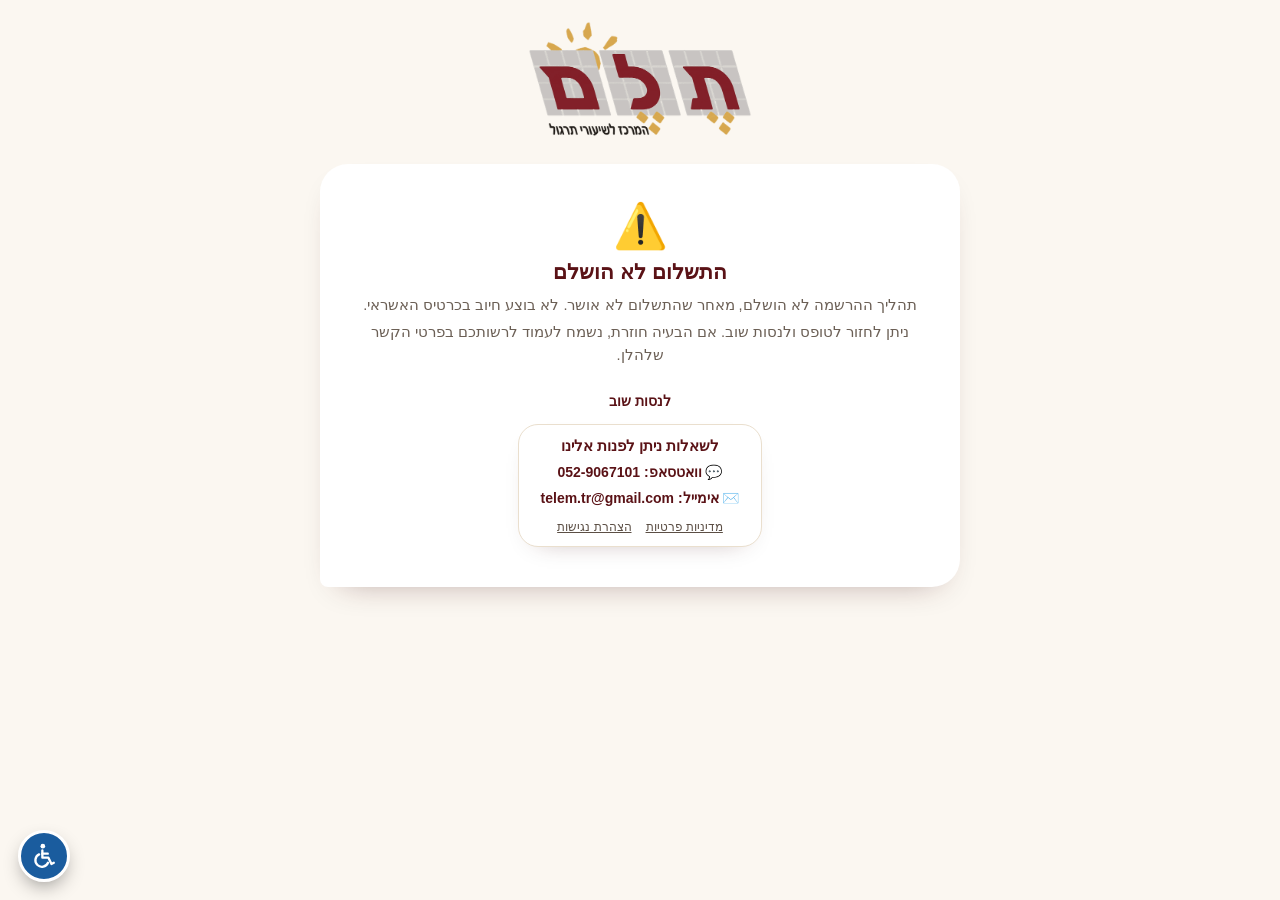
<file: payment-failed.html>
<!DOCTYPE html>
<html data-form="payment-failed" lang="he" dir="rtl">
<head>
<meta charset="UTF-8">
<meta name="referrer" content="no-referrer">
<meta name="viewport" content="width=device-width, initial-scale=1.0">
<meta name="robots" content="noindex, nofollow">
<meta http-equiv="Content-Security-Policy" content="default-src 'self'; script-src 'self' 'unsafe-inline' https://*.googletagmanager.com; style-src 'self' 'unsafe-inline' https://fonts.googleapis.com; font-src https://fonts.gstatic.com; img-src 'self' data: https://*.google-analytics.com https://*.googletagmanager.com; connect-src 'self' https://oulivucqbpmbavbavfvy.supabase.co https://*.google-analytics.com https://*.analytics.google.com https://*.googletagmanager.com; base-uri 'self'; object-src 'none'">
<title>תלם - התשלום לא הושלם</title>
<link rel="preconnect" href="https://fonts.googleapis.com">
<link href="https://fonts.googleapis.com/css2?family=Heebo:wght@700;800;900&family=Assistant:wght@400;600;700&display=swap" rel="stylesheet">
<style>
  :root{
    --maroon:#5A1216; --gold-deep:#C9A45C; --cream:#FAF8F5; --paper:#FFFFFF;
    --ink:#2B2320; --ink-soft:#6B5F55; --border:#E5DDD3;
  }
  *{ box-sizing:border-box; }
  body{
    margin:0; font-family:'Assistant','Segoe UI',sans-serif;
    background:var(--cream); color:var(--ink); direction:rtl;
    min-height:100vh; display:flex; justify-content:center; align-items:center; padding:24px;
  }
  .card{
    background:var(--paper); border:1px solid var(--border); border-radius:14px;
    max-width:440px; width:100%; padding:36px 28px; text-align:center;
    box-shadow:0 1px 3px rgba(0,0,0,0.06);
  }
  .check{ font-size:44px; margin-bottom:8px; }
  h1{ font-family:'Heebo',sans-serif; font-weight:800; font-size:21px; color:var(--maroon); margin:0 0 10px; }
  p{ color:var(--ink-soft); font-size:14.5px; line-height:1.6; margin:0 0 4px; }
  .name{ font-weight:700; color:var(--ink); }
  .sum{ margin:16px auto 0; text-align:right; border:1px solid var(--border); border-radius:10px; padding:10px 14px; max-width:340px; }
  .sum div{ display:flex; justify-content:space-between; gap:12px; padding:4px 0; font-size:14.5px; }
  .sum div + div{ border-top:1px solid var(--border); }
  .sum span{ color:var(--ink-soft); } .sum b{ color:var(--ink); }
  a.back{
    display:inline-block; margin-top:22px; color:var(--maroon);
    text-decoration:none; font-size:14px; font-weight:700;
  }
  .brand-logo{ display:block; max-width:170px; width:100%; height:auto; margin:0 auto 12px; }
  .contact{ margin-top:20px; font-size:13px; color:var(--ink-soft); line-height:1.8; }
  .contact a{ color:var(--maroon); font-weight:700; text-decoration:none; }
  /* ===== תלם 5.19.46: רקע קרם עדין ולוגו בלי מסגרת לבנה, כמו שאר הטפסים ===== */
  body{ background:#FAF8F5 !important; }
  img{ mix-blend-mode:multiply; }
  .card{ border:1.5px solid #5A1216 !important; box-shadow:none !important; }

  /* 5.19.84 (נועה): רקע הדף כמו במערכת הניהול – המסגרות הלבנות בולטות עליו */
  @media not all and (prefers-color-scheme: dark){ body{ background:#F6F3EF !important; } }

  /* 5.19.84 (נועה): ראש הדף כמו בטופס ההרשמה – לוגו גדול ושם תלם מעל, הכרטיס כמו חלק בטופס */
  body{ flex-direction:column !important; align-items:center !important; justify-content:flex-start !important; padding-top:18px !important; min-height:0 !important; }
  .pg-head{ text-align:center; margin:0 0 18px; width:100%; max-width:640px; }
  .pg-head .brand{ display:flex; justify-content:center; margin-bottom:6px; }
  .pg-head .brand-logo{ width:100%; max-width:230px; height:auto; display:block; margin:0 auto; mix-blend-mode:multiply; }
  .pg-head .org{ font-family:'Heebo','Segoe UI',sans-serif; font-weight:900; font-size:clamp(22px,4.5vw,30px); color:#2E1C19; margin:4px 0 0; }
  .card{ max-width:640px !important; border-radius:16px !important; }
</style>
<link rel="stylesheet" href="site-look.css?v=8"><script src="site-look.js?v=12"></script><!-- עיצוב אחיד כמו באתר (נועה 23.10) -->
<link rel="icon" type="image/png" href="favicon.png?v=1">
</head>
<body>
  <div class="pg-head"><div class="brand"><img class="brand-logo" alt="תלם" src="[data-uri]"></div><div class="org" data-t="t001">תלם - המרכז לשיעורי תרגול</div></div>
  <div class="card">
    <div class="check">⚠️</div>
    <h1 data-t="t002">התשלום לא הושלם</h1>
    <p data-t="t003">תהליך ההרשמה לא הושלם, מאחר שהתשלום לא אושר. לא בוצע חיוב בכרטיס האשראי.</p>
    <p data-t="t004">ניתן לחזור לטופס ולנסות שוב. אם הבעיה חוזרת, נשמח לעמוד לרשותכם בפרטי הקשר שלהלן.</p>
    <a class="back" id="retry" href="register.html" data-t="t010">לנסות שוב</a>
    <div class="contact"><span data-t="t005">לשאלות:</span> <a href="tel:0529067101">052-9067101</a> · <a href="mailto:telem.tr@gmail.com">telem.tr@gmail.com</a></div>
  </div>
  <script src="texts.js?v=3"></script><!-- תלם 5.19.100: נוסחי הטפסים מהמערכת -->
<script>
function safePayUrl(u){ try { var x = new URL(u); return x.protocol === "https:" ? x.href : null; } catch(e) { return null; } }   // אבטחה 5.19.52: מעבר לתשלום רק לכתובת https

  try { var u = sessionStorage.getItem("reg_form_url"); if (u && new URL(u).origin === location.origin) document.getElementById("retry").href = u; } catch (e) {}
  // הטופס כבר נשמר - "לנסות שוב" פותח שוב את עמוד התשלום לאותה הרשמה (בלי למלא את הטופס מחדש)
  (function(){
    var p = null; try { p = JSON.parse(sessionStorage.getItem("pay_pending") || "null"); } catch (e) {}
    if (!p || !p.kind || !p.id) return;
    var btn = document.getElementById("retry");
    btn.addEventListener("click", function(ev){
      ev.preventDefault(); btn.textContent = "פותח את עמוד התשלום…"; if (window.TELEM_GA) TELEM_GA("begin_checkout", { form: "retry" });
      fetch("https://oulivucqbpmbavbavfvy.supabase.co/functions/v1/icredit-pay", {
        method: "POST", headers: { "Content-Type": "application/json", "apikey": "sb_publishable_M8wEF2-9fXMmX0U97nfENw_AfZw9wNz" }, body: JSON.stringify(p)
      }).then(function(r){ return r.json(); }).then(function(b){
        var u = safePayUrl(b && b.url); if (u) location.href = u; else { btn.innerHTML = btn.__txSet ? btn.__txLast : (btn.__txDef || "לנסות שוב"); alertBox(); }
      }).catch(function(){ btn.innerHTML = btn.__txSet ? btn.__txLast : (btn.__txDef || "לנסות שוב"); alertBox(); });
    });
    function alertBox(){ var d = document.createElement("p"); d.textContent = "לא הצלחנו לפתוח את עמוד התשלום. נסו שוב בעוד רגע, או צרו איתנו קשר."; btn.parentNode.insertBefore(d, btn); }
  })();
  </script>
<script>/* נועה 6.11 (מהירות): "השכמה" של שרת התשלום בטעינת הדף – בלחיצה על "לתשלום" לא מחכים לו */
setTimeout(function(){ try { fetch("https://oulivucqbpmbavbavfvy.supabase.co/functions/v1/icredit-pay", { method: "OPTIONS" }).catch(function(){}); } catch (e) {} }, 800);</script>
</body>
</html>
</file>
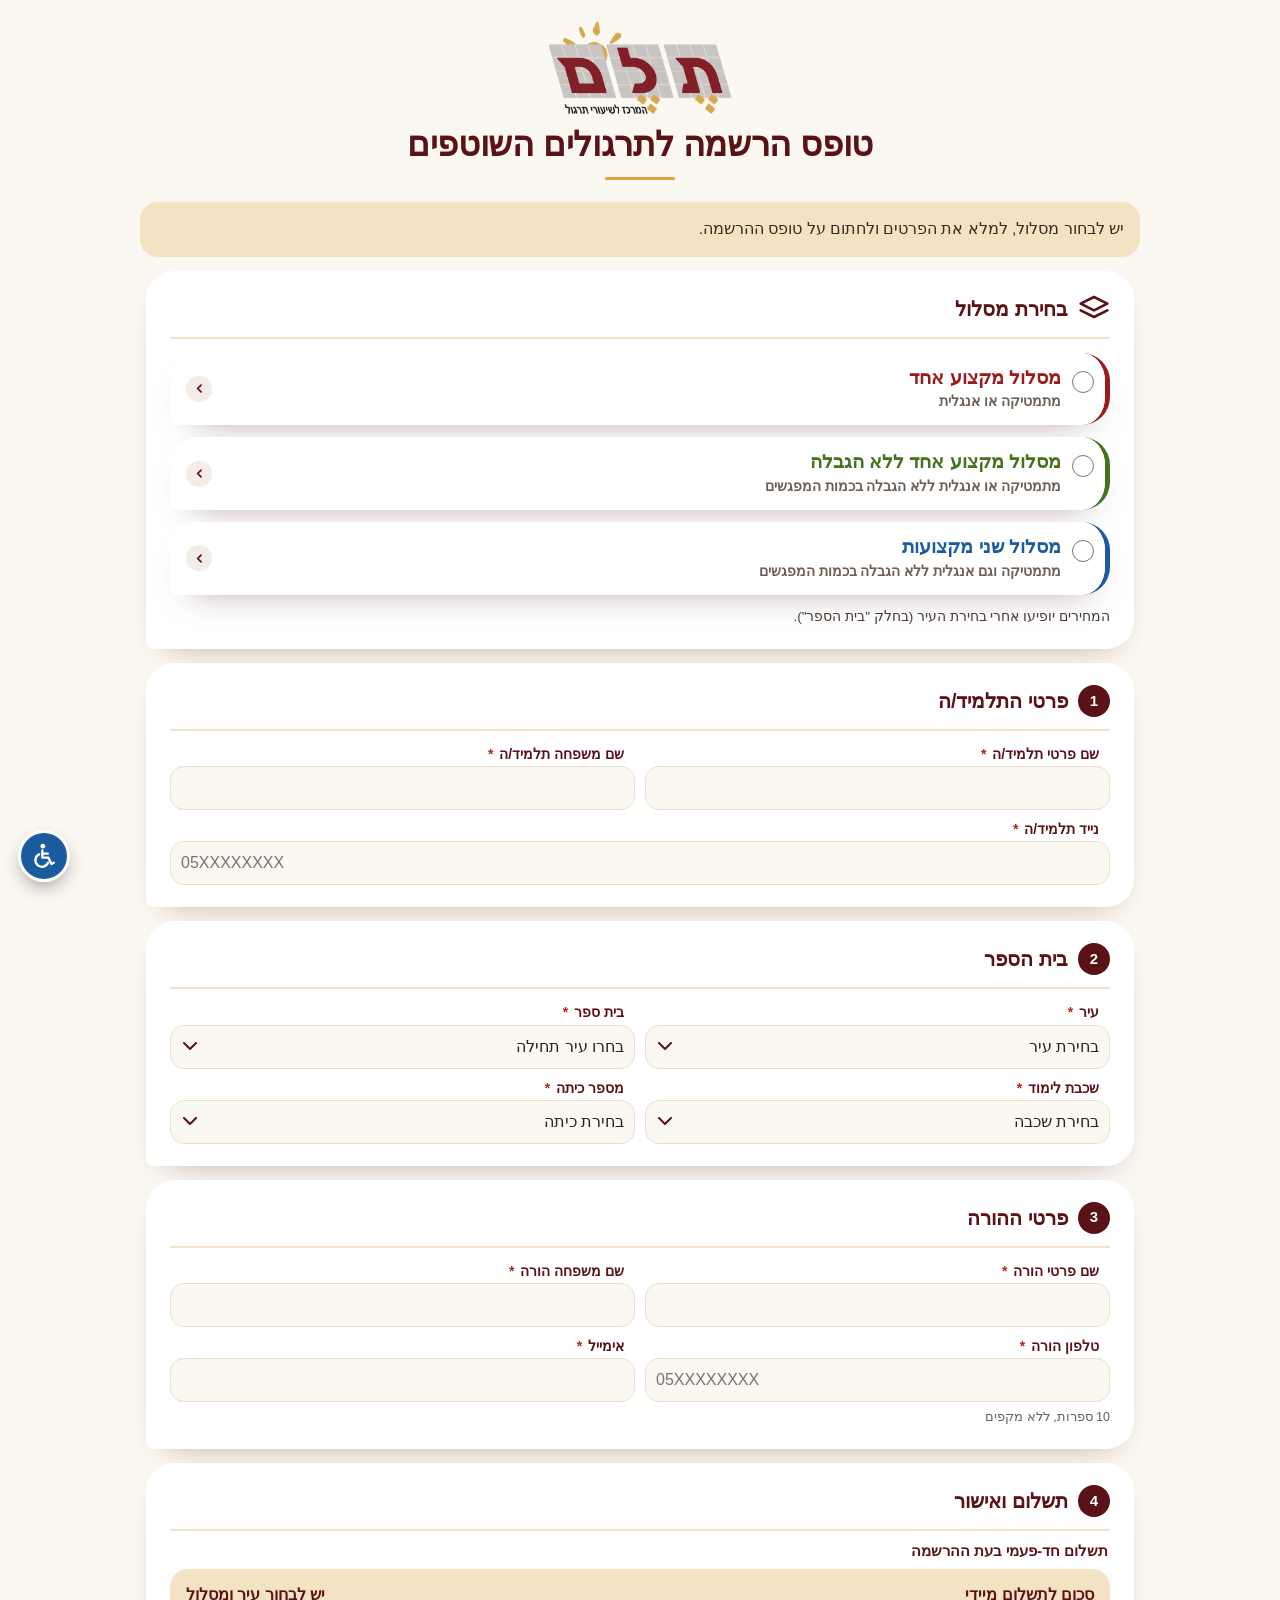
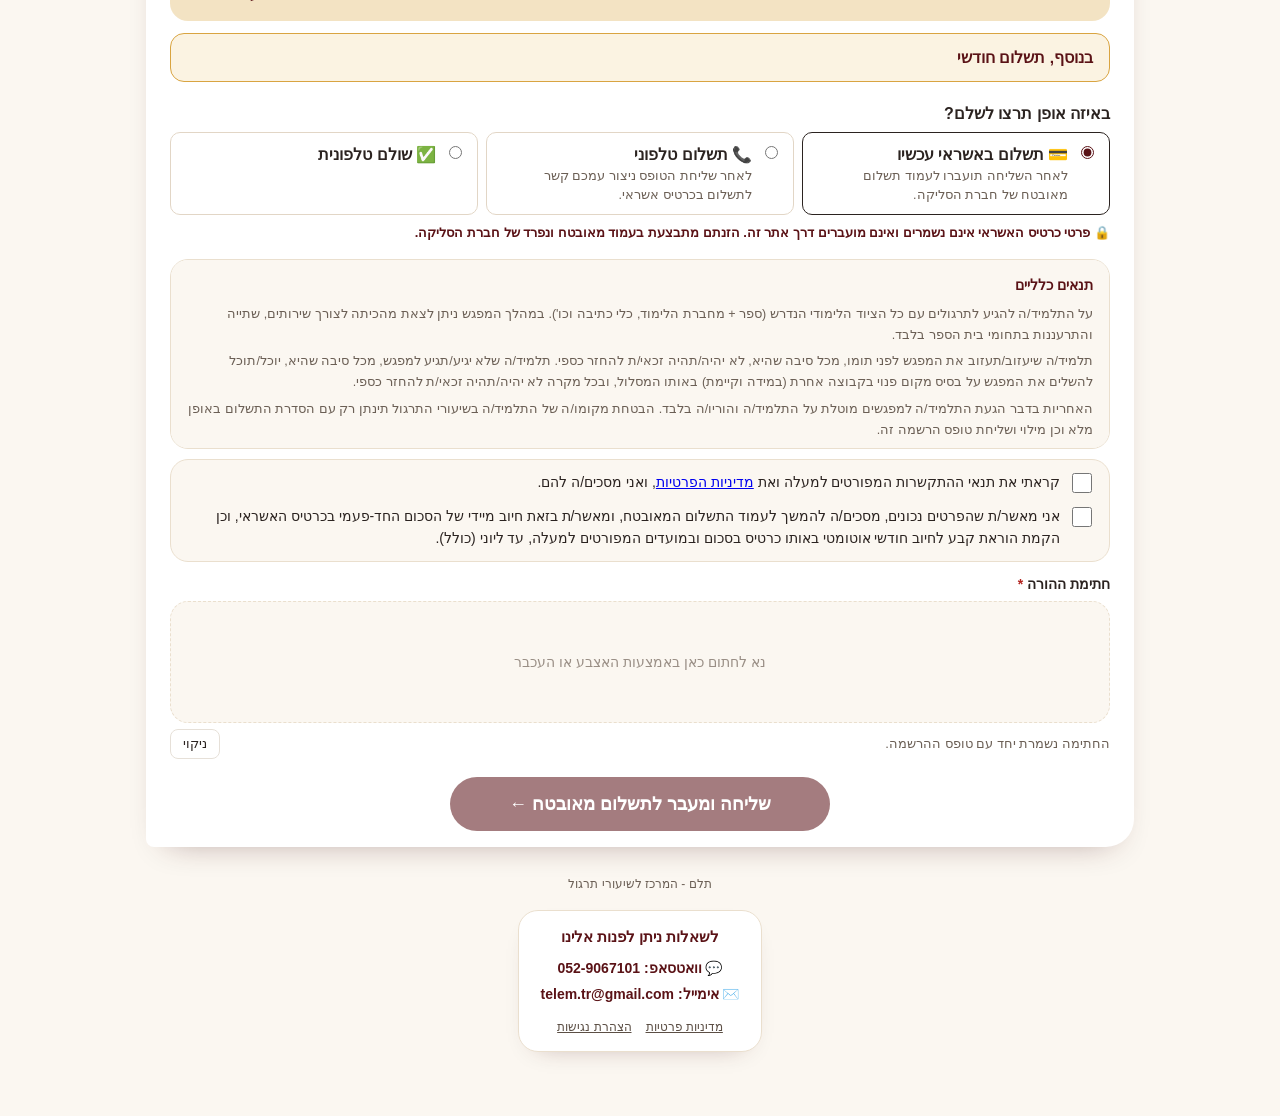
<file: register.html>
<!DOCTYPE html>
<html data-form="register" lang="he" dir="rtl">
<head>
<meta charset="UTF-8">
<script>/* אבטחה (כל-17 3.3, 1.11.2026): בלי הטמעה באתר זר – רק באותו אתר (תצוגה מקדימה במערכת הניהול) */(function(){var ok=true;try{ok=window.top===window.self||window.top.location.origin===location.origin;}catch(e){ok=false;}if(!ok){document.documentElement.style.display="none";throw new Error("framed");}})();</script>
<meta name="viewport" content="width=device-width, initial-scale=1.0">
<meta name="robots" content="noindex, nofollow">
<meta http-equiv="Content-Security-Policy" content="default-src 'self'; script-src 'self' 'unsafe-inline' https://challenges.cloudflare.com https://*.googletagmanager.com; style-src 'self' 'unsafe-inline' https://fonts.googleapis.com; font-src https://fonts.gstatic.com; img-src 'self' data: https://*.google-analytics.com https://*.googletagmanager.com; connect-src 'self' https://oulivucqbpmbavbavfvy.supabase.co https://*.google-analytics.com https://*.analytics.google.com https://*.googletagmanager.com; form-action 'self'; frame-src https://challenges.cloudflare.com; base-uri 'self'; object-src 'none'">
<meta name="referrer" content="strict-origin-when-cross-origin">
<title>טופס הרשמה לתרגולים - תלם</title>
<link rel="preconnect" href="https://fonts.googleapis.com">
<link href="https://fonts.googleapis.com/css2?family=Heebo:wght@400;500;700;800;900&family=Assistant:wght@400;500;600;700&display=swap" rel="stylesheet">
<style>
  /* לוח צבעים: בורדו/זהב של תלם, עם ערכת כהה תואמת */
  :root{
    --bg:#FAF8F5;
    --paper:#FFFFFF;
    --ink:#2B2320;
    --ink-soft:#6B5F55;
    --border:#E5DDD3;
    --accent:#5A1216;
    --accent-light:#8B1E23;
    --gold:#D9A441;
    --gold-deep:#C9A45C;
    --ok:#3F7D4F;
    --error:#B3423F;
    --cat-red:#B3241F;
    --cat-green:#5E9430;
    --cat-blue:#1E7FD1;
    color-scheme: light;
  }
  @media (prefers-color-scheme: dark){
    :root:not([data-theme="light"]){
      --bg:#1C1512;
      --paper:#2A211C;
      --ink:#F3ECE6;
      --ink-soft:#BBA99B;
      --border:#423630;
      --accent:#E2707A;
      --accent-light:#EF8C94;
      --gold:#E3B765;
      --gold-deep:#D9A441;
      --ok:#6CC082;
      --error:#FF8A80;
      --cat-red:#FF8A80;
      --cat-green:#8FD39F;
      --cat-blue:#7EC4FF;
      color-scheme: dark;
    }
  }
  :root[data-theme="dark"]{
    --bg:#1C1512;
    --paper:#2A211C;
    --ink:#F3ECE6;
    --ink-soft:#BBA99B;
    --border:#423630;
    --accent:#E2707A;
    --accent-light:#EF8C94;
    --gold:#E3B765;
    --gold-deep:#D9A441;
    --ok:#6CC082;
    --error:#FF8A80;
    --cat-red:#FF8A80;
    --cat-green:#8FD39F;
    --cat-blue:#7EC4FF;
    color-scheme: dark;
  }




    *{ box-sizing:border-box; }

  body{
    background:var(--bg);
    color:var(--ink);
    font-family:'Assistant', 'Segoe UI', sans-serif;
    direction:rtl;
    padding-inline:16px;
    padding-block:28px 60px;
    line-height:1.5;
    margin:0;
  }

  .wrap{ max-width:560px; margin:0 auto; }

  .brand{ display:flex; justify-content:center; margin-bottom:6px; }
  .brand-logo{ width:100%; max-width:230px; height:auto; display:block; }

  h1{
    text-align:center;
    font-family:'Heebo','Segoe UI',sans-serif;
    font-weight:900;
    font-size:clamp(22px,4.5vw,30px);
    color:var(--accent);
    display:flex;
    align-items:center;
    justify-content:center;
    gap:14px;
    margin:0 0 6px;
    text-wrap:balance;
  }
  h1 .line{ height:2px; width:56px; background:var(--gold-deep); position:relative; flex:0 0 auto; }
  h1 .line::before{ content:''; position:absolute; top:-3px; inset-inline-end:0; width:8px; height:8px; border-radius:50%; background:var(--accent); }
  h1 .line.right::before{ inset-inline-end:auto; inset-inline-start:0; }

  .subtitle{
    text-align:center;
    font-weight:700;
    color:var(--gold-deep);
    letter-spacing:.03em;
    margin-bottom:22px;
    font-size:18px;
  }
  .subtitle #subtitleLocation:not(:empty)::before{ content:" · "; }

  .intro{
    background:var(--paper);
    border:1px solid var(--border);
    border-inline-start:4px solid var(--accent);
    border-radius:12px;
    padding:16px 18px;
    font-size:15px;
    color:var(--ink-soft);
    line-height:1.75;
    margin-bottom:28px;
    display:flex;
    flex-direction:column;
    gap:10px;
  }
  .intro strong{ color:var(--accent); }
  .intro .lock-line{ display:flex; align-items:center; gap:6px; color:var(--accent); font-weight:700; }

  fieldset{
    border:none;
    margin:0 0 26px;
    padding:0;
    min-width:0;
  }
  legend{
    font-family:'Heebo',sans-serif;
    font-weight:800;
    font-size:17px;
    color:var(--accent);
    padding:0 0 12px;
    width:100%;
    border-bottom:2px solid var(--border);
    margin-bottom:16px;
  }

  .row{ display:grid; grid-template-columns:1fr 1fr; gap:14px; }
  @media (max-width:520px){ .row{ grid-template-columns:1fr; } }

  .field{ display:flex; flex-direction:column; gap:6px; margin-bottom:14px; }
  .field label{ font-weight:700; font-size:14.5px; color:var(--ink); }
  .field label .req{ color:var(--accent); margin-inline-start:2px; }
  .field .hint{ font-size:12.5px; color:var(--ink-soft); font-weight:500; }

  input[type=text], input[type=email], input[type=tel], select{
    font-family:inherit;
    font-size:16px;
    padding:11px 12px;
    border-radius:10px;
    border:1.5px solid var(--border);
    background:var(--paper);
    color:var(--ink);
    width:100%;
    transition:border-color .15s;
  }
  select{
    appearance:none;
    background-image:url("data:image/svg+xml,%3Csvg xmlns='http://www.w3.org/2000/svg' width='14' height='9'%3E%3Cpath d='M1 1l6 6 6-6' stroke='%235A1216' stroke-width='2' fill='none' stroke-linecap='round' stroke-linejoin='round'/%3E%3C/svg%3E");
    /* גרסה לערכה כהה (אותו חץ, קו בהיר יותר כדי לשמור על קונטרסט) מוגדרת למטה */
    background-repeat:no-repeat;
    background-position:left 12px center;
    padding-inline-start:34px;
  }

  @media (prefers-color-scheme: dark){
    :root:not([data-theme="light"]) select{
      background-image:url("data:image/svg+xml,%3Csvg xmlns='http://www.w3.org/2000/svg' width='14' height='9'%3E%3Cpath d='M1 1l6 6 6-6' stroke='%23F3ECE6' stroke-width='2' fill='none' stroke-linecap='round' stroke-linejoin='round'/%3E%3C/svg%3E");
    }
  }
  [data-theme="dark"] select{
    background-image:url("data:image/svg+xml,%3Csvg xmlns='http://www.w3.org/2000/svg' width='14' height='9'%3E%3Cpath d='M1 1l6 6 6-6' stroke='%23F3ECE6' stroke-width='2' fill='none' stroke-linecap='round' stroke-linejoin='round'/%3E%3C/svg%3E");
  }
  input:focus, select:focus{
    outline:none;
    border-color:var(--accent-light);
    box-shadow:0 0 0 3px rgba(90,18,22,.12);
  }

  .error-msg{ font-size:12.5px; color:var(--error); font-weight:700; min-height:15px; display:none; }
  .field.invalid .error-msg{ display:block; }
  .field.invalid input, .field.invalid select{ border-color:var(--error); }

  .track-info{
    border-radius:10px;
    padding:16px 18px;
    margin:4px 0 20px;
    background:var(--paper);
    border:1px solid var(--border);
    border-inline-start:5px solid var(--track-color, var(--ink-soft));
    color:var(--ink);
    font-size:13.5px;
    line-height:1.7;
    text-align:right;
    box-shadow:0 1px 3px rgba(0,0,0,0.08);
  }
  .track-info.empty{ min-height:190px; display:flex !important; align-items:center; justify-content:flex-start; border-style:dashed; border-inline-start-width:1px; box-shadow:none; background:transparent; }
  .track-info.empty .track-info-title{ color:var(--ink-soft); font-weight:600; font-size:14px; margin:0; }
  .track-info.red{ --track-color:var(--cat-red); }
  .track-info.green{ --track-color:var(--cat-green); }
  .track-info.blue{ --track-color:var(--cat-blue); }
  .track-info-title{ font-family:'Heebo',sans-serif; font-weight:800; font-size:15.5px; margin-bottom:10px; color:var(--track-color, var(--ink)); }
  .track-info-body{ margin-bottom:10px; }
  .track-info-label{ font-weight:800; margin:0 0 4px; color:var(--track-color, var(--ink)); }
  .track-info-list{
    list-style:disc;
    margin:0 0 10px;
    padding-inline-start:20px;
    text-align:start;
  }
  .track-info-list li{ margin:2px 0; }
  .track-info-list b{ font-weight:800; }
  .track-info-prices{ margin-bottom:6px; }
  .track-info-note{ font-size:12.5px; opacity:.95; }
  .track-info-note .track-info-list{ margin-bottom:0; }

  .amount-row{
    display:flex;
    justify-content:space-between;
    align-items:center;
    background:var(--bg);
    border:1px solid var(--border);
    border-radius:10px;
    padding:12px 14px;
    margin:6px 0 0;
    font-size:14px;
  }
  .amount-row strong{ font-size:18px; color:var(--accent); }
  .amount-breakdown{ margin:6px 0 0; }
  .amount-breakdown:empty{ display:none; }
  .bd-row{ display:flex; justify-content:space-between; gap:12px; padding:5px 14px; font-size:13.5px; color:var(--ink-soft); }
  .bd-row + .bd-row{ border-top:1px dashed var(--border); }
  .bd-row b{ color:var(--ink); font-weight:600; white-space:nowrap; }
  .bd-row .bd-jn{ display:block; font-size:12px; color:var(--ink-soft); font-weight:400; margin-top:1px; }   /* נועה 17.11: הקיזוז מיוני – בקטן מתחת לשורה של הפריט */
  .amount-row-recur{ margin-bottom:20px; }
  .amount-row-recur strong{ font-size:18px; }
  .recur-sub{ display:block; font-size:12.5px; color:var(--ink-soft); font-weight:400; margin-top:3px; line-height:1.45; }
  .amount-row-recur{ align-items:flex-start; gap:12px; } .amount-row-recur strong{ white-space:nowrap; }

  /* אופן התשלום: שתי אפשרויות (כשהאשראי באתר מחובר), או הודעה אחת (כל עוד התשלום טלפוני בלבד) */
  .pay-method{ margin-bottom:12px; } .pm-title{ font-weight:800; margin-bottom:6px; }
  .pm-opts{ display:grid; grid-template-columns:repeat(auto-fit,minmax(170px,1fr)); gap:8px; }
  .pm-opt[hidden]{ display:none !important; }
  .pm-opt{ display:flex; gap:8px; align-items:flex-start; border:1.5px solid #E2D6C6; border-radius:10px; padding:10px 12px; cursor:pointer; background:#fff; }
  .pm-opt:has(input:checked){ border-color:#2B2320; background:#fff; }   /* נועה 22.11: בחירה – מסגרת כהה בלבד, בלי מילוי */
  .pm-opt input{ margin-top:3px; } .pm-opt small{ display:block; font-size:12.5px; color:#6b5f55; font-weight:400; }
  .pm-only{ background:#FBF5E8; border:1.5px solid #E2C98F; border-radius:10px; padding:10px 12px; }
  @media (max-width:420px){ .pm-opts{ grid-template-columns:1fr; } }
  .consent{
    display:flex;
    align-items:flex-start;
    gap:8px;
    margin-top:6px;
    font-size:13px;
    color:var(--ink-soft);
  }
  .consent input{ margin-top:3px; }
  .consent .error-msg{ color:var(--error); }

  .terms-box{
    background:var(--bg);
    border:1px solid var(--border);
    border-radius:10px;
    padding:14px 16px;
    margin:20px 0 10px;
    font-size:12.5px;
    line-height:1.7;
    color:var(--ink-soft);
    max-height:260px;
    overflow-y:auto;
    text-align:start;
  }
  .terms-box h4{
    font-family:'Heebo',sans-serif;
    font-weight:800;
    font-size:14px;
    color:var(--accent);
    margin:14px 0 6px;
  }
  .terms-box h4:first-child{ margin-top:0; }
  .terms-box p{ margin:5px 0; }
  .terms-box ol{ padding-inline-start:20px; margin:4px 0; }
  .terms-box li{ margin:3px 0; }

  /* נועה 3.11: כמו המרתון – תיבה בז' בראש, בחירת מסלול בכרטיסים (בלי מספר), כפתור השליחה בתוך הכרטיס האחרון */
  .reg-info{ background:#F3E3C3; border-radius:18px; padding:14px 16px; margin:0 0 14px; font-size:15.5px; line-height:1.7; color:#3A2A1F; }
  #trackFs > legend::before{ content:""; counter-increment:none; width:22px; height:22px; border-radius:0; background:var(--accent); -webkit-mask:url("data:image/svg+xml,%3Csvg xmlns='http://www.w3.org/2000/svg' viewBox='0 0 24 24' fill='none' stroke='black' stroke-width='2' stroke-linecap='round' stroke-linejoin='round'%3E%3Cpath d='M12 3 2 8l10 5 10-5-10-5z'/%3E%3Cpath d='m2 13 10 5 10-5'/%3E%3C/svg%3E") center/contain no-repeat; mask:url("data:image/svg+xml,%3Csvg xmlns='http://www.w3.org/2000/svg' viewBox='0 0 24 24' fill='none' stroke='black' stroke-width='2' stroke-linecap='round' stroke-linejoin='round'%3E%3Cpath d='M12 3 2 8l10 5 10-5-10-5z'/%3E%3Cpath d='m2 13 10 5 10-5'/%3E%3C/svg%3E") center/contain no-repeat; }
  #field-subject > label, #field-subject > select{ display:none !important; } #field-subject{ margin:0; } #trackInfo, #trackCard{ display:none !important; }
  .trk-pick-list{ display:flex; flex-direction:column; gap:12px; margin-bottom:10px; } .trk-pick-list .tk{ margin:0 !important; }
  .tp-radio{ flex:none; display:inline-flex; align-items:center; justify-content:center; width:34px; height:34px; cursor:pointer; } .tp-radio input{ width:22px; height:22px; margin:0; pointer-events:none; }
  .tp-note{ font-size:13.5px; color:#4A3F38; }
  #regForm .sec-card .submit-wrap{ margin:18px 0 4px !important; }
  html.sig-only #trackFs > legend::before{ counter-increment:step; content:counter(step); -webkit-mask:none; mask:none; width:28px; height:28px; border-radius:50%; color:#fff; display:grid; place-items:center; font-size:14px; font-weight:800; }
  /* נועה 10.11: בתנאים תמיד גלילה – גם בטופס החתימה (שולם טלפונית) */
  html.sig-only .reg-info .sg-sub{ margin-top:6px; font-size:.93em; }
  /* נועה 4.11: "שילמו בטלפון" – המחירים כמו בטופס ההרשמה; במקום אופן התשלום – "✓ התשלום בוצע בטלפון" */
  html.sig-only #field-payphone .pm-title, html.sig-only #pmOpts, html.sig-only .pm-lock{ display:none !important; }
  html.sg-prefill #trackPick > :not(.tp-on), html.sg-prefill #trackPick .tp-radio{ display:none !important; }
  .tp-wrap{ position:relative; } .tp-wrap > .tp-radio{ position:absolute; top:12px; inset-inline-start:10px; z-index:2; } .tp-wrap > .tk .tk-head{ padding-inline-start:44px; }   /* את-68: הבחירה מחוץ לכותרת */   /* מהכרטיס – רק המסלול שנבחר */
  html.sig-only #payPhoneOnly{ display:block !important; background:#EEF6EF; border:1px solid #BFD9C4; color:#2F6B3D; border-radius:12px; padding:10px 14px; font-size:14.5px; }
  html.sig-only #payPhoneOnly.unpaid{ background:#FFF6E0 !important; border-color:#E9CF8F !important; color:#6B4D12 !important; }
  .submit-wrap{ text-align:center; margin-top:30px; }
  button#submitBtn{
    font-family:'Heebo',sans-serif;
    font-weight:800;
    font-size:17px;
    color:#fff;
    background:var(--accent);
    border:none;
    border-radius:999px;
    padding:15px 42px;
    cursor:pointer;
    box-shadow:0 4px 14px rgba(90,18,22,.25);
    transition:transform .12s, background .12s;
    width:100%;
    max-width:320px;
  }
  button#submitBtn:hover{ background:var(--accent-light); }
  button#submitBtn:active{ transform:scale(.98); }
  button#submitBtn:disabled{ opacity:.55; cursor:not-allowed; }

  .form-error{
    text-align:right; color:var(--error); font-weight:700; font-size:14px;
    margin-top:14px; min-height:18px;
  }

  footer{ text-align:center; margin-top:34px; font-size:12px; color:var(--ink-soft); opacity:.85; line-height:1.9; }
  footer .contact{ font-size:13px; }
  footer a{ color:var(--maroon); font-weight:700; text-decoration:none; }


  [hidden]{ display:none !important; }
  select.locked{ background-image:none !important; opacity:1; background-color:var(--bg); color:var(--ink); font-weight:700; cursor:not-allowed; }
  .lock-note{ font-size:12.5px; color:var(--ink-soft); margin-top:4px; }
  .preview-banner{ position:sticky; top:0; z-index:50; background:#C9A45C; color:#2B2320; font-weight:800; text-align:center; padding:8px 12px; font-size:14px; }
  /* חתימה */
  .sig-wrap{ margin-top:12px; }
  .sig-wrap .sig-lbl{ font-weight:700; font-size:14px; margin-bottom:6px; display:block; }
  .sig-box{ position:relative; border:1.5px dashed var(--border); border-radius:10px; background:#fff; touch-action:none; }
  .sig-box canvas{ display:block; width:100%; height:120px; border-radius:10px; cursor:crosshair; touch-action:none; }
  .sig-box .sig-ph{ position:absolute; inset:0; display:flex; align-items:center; justify-content:center; color:#9a8f86; font-size:14px; pointer-events:none; }
  .sig-box.signed .sig-ph{ display:none; }
  .sig-box.signed{ border-style:solid; border-color:var(--ok); }
  .sig-tools{ display:flex; justify-content:space-between; align-items:center; margin-top:6px; font-size:13px; color:var(--ink-soft); }
  .sig-tools button{ background:none; border:1px solid var(--border); border-radius:8px; padding:4px 12px; font:inherit; color:var(--ink); cursor:pointer; }
  .hp-field{ position:absolute !important; width:1px; height:1px; overflow:hidden; clip-path:inset(50%); white-space:nowrap; opacity:0; pointer-events:none; }
  /* ===== תלם 5.19.46: עיצוב חדש לטפסים - קרם, בורדו וזהב (כמו מסך המאגר). רק מראה, בלי שינוי בלוגיקה ===== */
  /* רק במצב בהיר (במצב כהה של הטלפון - נשאר העיצוב הכהה הקיים) */
  @media not all and (prefers-color-scheme: dark){
  @media not all and (prefers-color-scheme: dark){
    :root:not([data-theme="dark"]){ --bg:#FBF8F3; --border:#E6E0D8; --hl:#C9A45C; --ink-dark:#2E1C19; }
  }
  :root[data-theme="light"]{ --bg:#FBF8F3; --border:#E6E0D8; --hl:#C9A45C; --ink-dark:#2E1C19; }
  .wrap{ max-width:600px; }
  h1{ display:block; width:fit-content; margin:4px auto 10px; padding:0 8px; color:var(--ink-dark, var(--ink)); }
  h1 .line{ display:none; }
  .subtitle .sub-loc{ display:block; text-align:center; font-size:.88em; font-weight:600; opacity:.92; margin-top:1px; } .subtitle .sub-loc[hidden]{ display:none; }   /* 5.19.91: העיר בשורה השנייה בתוך התגית */
  .subtitle{ display:table; margin:0 auto 22px; background:var(--accent); color:#fff; border-radius:999px; padding:7px 22px; font-size:17px; letter-spacing:0; }
  .intro{ border-radius:18px; border:1px solid var(--border); border-inline-start:5px solid var(--accent); box-shadow:0 1px 3px rgba(60,30,20,.05); }
  fieldset{ background:var(--paper); border:1px solid var(--border); border-radius:20px; padding:18px 20px 8px; margin-bottom:18px; box-shadow:0 1px 3px rgba(60,30,20,.05); }
  legend{ float:right; width:100%; border-bottom:none; padding:0 0 4px; margin-bottom:14px; font-size:18px; }
  legend::after{ content:""; display:block; width:36px; height:3px; border-radius:5px; background:var(--hl, var(--gold)); margin-top:6px; }
  legend + *, fieldset > *:not(legend){ clear:both; }
  input[type=text], input[type=email], input[type=tel], select, textarea{ border-radius:12px; }
  input[type=text]:focus, input[type=email]:focus, input[type=tel]:focus, select:focus, textarea:focus{ border-color:var(--gold-deep); box-shadow:0 0 0 3px rgba(90,18,22,.12); outline:none; }
  .track-info{ border-radius:16px; }
  .terms-box{ border-radius:16px; }
  button#submitBtn{ box-shadow:0 6px 18px rgba(90,18,22,.22); }
  /* שדה שנקבע בקישור (נעול) - רקע בהיר, כיתוב רגיל (לא מודגש) */
  select.locked, input.locked, select:disabled, input:disabled{ background-color:#F8F6F3 !important; color:var(--ink) !important; font-weight:600 !important; box-shadow:none; }
  .lock-note::before{ content:"🔒 "; font-size:11px; }
  .terms-box{ background:var(--paper); }
  .amount-breakdown{ background:var(--paper); border:1px solid var(--border); border-radius:14px; padding:4px 0; margin-bottom:8px; }
  .amount-row{ background:var(--paper); border-radius:14px; }
  .amount-row:not(.amount-row-recur){ background:var(--paper); border-color:var(--accent); border-width:1.5px; }
  .sig-box{ border-radius:14px; }
  .pm-lock{ display:flex; gap:6px; align-items:flex-start; margin:8px 0 2px; font-size:13px; color:var(--accent); font-weight:700; }
  #pmOpts[hidden] ~ .pm-lock{ display:none; }
  :root{ --bg:#FBF8F3; } body{ background:#F8F4ED; }
  /* תלם 5.19.46: הטופס בחלקים ממוספרים (כמו המרתון) */
  form{ counter-reset:step; }
  fieldset > legend, .sec-card > .sec-h{ display:flex; align-items:center; gap:10px; }
  fieldset > legend::before, .sec-card > .sec-h::before{ counter-increment:step; content:counter(step); flex:0 0 auto; width:28px; height:28px; border-radius:50%; background:var(--accent); color:#fff; display:grid; place-items:center; font-size:14px; font-weight:800; font-family:'Heebo',sans-serif; }
  fieldset > legend::after{ display:none !important; } fieldset > legend{ border-bottom:1px solid var(--border); padding-bottom:12px !important; }
  .sec-card > .sec-h{ border-bottom:1px solid var(--border); padding-bottom:12px; }
  .sec-card{ background:var(--paper); border:1px solid var(--border); border-radius:20px; padding:18px 20px 14px; margin-bottom:18px; box-shadow:0 1px 3px rgba(60,30,20,.05); }
  .sec-card > .sec-h{ font-family:'Heebo',sans-serif; font-weight:800; font-size:18px; color:var(--accent); margin-bottom:16px; flex-wrap:wrap; }

  .sec-card .terms-box{ background:#FBF9F5; }
  @media (min-width:900px){ .wrap{ max-width:640px; } }
  /* הלקוחה: השדות למילוי ברקע אפור-בהיר, שדה שנקבע בקישור (עיר) - לבן */
  input[type=text], input[type=email], input[type=tel], input[type=number], select, textarea{ background-color:#FFFAEE; border-color:#EADFC8; }
  input[type=text]:focus, input[type=email]:focus, input[type=tel]:focus, select:focus, textarea:focus{ background-color:#fff; }
  select.locked, input.locked, select:disabled, input:disabled, input.ro-val, input[readonly]{ background-color:#fff !important; border-color:var(--border) !important; color:var(--ink) !important; font-weight:600 !important; }
  /* הלוגו בלי "מסגרת" לבנה - הרקע הלבן של התמונה מתמזג ברקע הדף */
  @media not all and (prefers-color-scheme: dark){ :root:not([data-theme="dark"]) .brand-logo{ mix-blend-mode:multiply; } }
  :root[data-theme="light"] .brand-logo{ mix-blend-mode:multiply; }

  }
  @media not all and (prefers-color-scheme: dark){
    /* מסגרת פנימית בתוך כרטיס - תמיד עם שוליים */
    fieldset .track-info, fieldset .ti-box, fieldset .terms-box, .sec-card .terms-box, fieldset .amount-row, fieldset .pm-only{ margin-inline:0; }
    .ti-box, .track-info{ padding:14px 16px !important; }
  }
  /* ===== תלם 5.19.46 (המשך): מסגרת בורדו לכל חלק, רקע ניטרלי, ריווח צפוף, שני שדות בשורה גם בנייד, שורה צהובה מתחת לכותרת ===== */
  @media not all and (prefers-color-scheme: dark){
    :root{ --bg:#FAF8F5; } body{ background:#FAF8F5 !important; padding-inline:10px !important; padding-top:18px !important; }
    fieldset, .sec-card{ border:1.5px solid var(--accent) !important; box-shadow:none !important; margin-bottom:10px !important; padding:14px 14px 4px !important; border-radius:16px !important; }
    .sec-card{ padding-bottom:12px !important; }
    fieldset > legend, .sec-card > .sec-h{ border-bottom-color:#E9DCDC !important; margin-bottom:10px !important; padding-bottom:10px !important; }
    .field{ margin-bottom:10px; }
    input[type=text], input[type=email], input[type=tel], input[type=number], select, textarea{ background-color:#FAF8F5 !important; border-color:#E3DDD4 !important; }
    input[type=text]:focus, input[type=email]:focus, input[type=tel]:focus, select:focus, textarea:focus{ background-color:#fff !important; }
    select.locked, input.locked, select:disabled, input:disabled, input.ro-val, input[readonly]{ background-color:#fff !important; }
  }
  .row{ grid-template-columns:1fr 1fr !important; gap:10px !important; }
  @media (max-width:520px){ .field label{ font-size:13.5px; } input[type=text], input[type=email], input[type=tel], select{ font-size:15px; padding-inline:10px; } }
  .closed-box{ background:var(--paper); border:1.5px solid var(--accent); border-radius:16px; padding:22px 18px; text-align:center; font-size:17px; line-height:1.8; margin:10px 0 18px; }
  .closed-box a{ color:var(--accent); font-weight:800; }

  /* 5.19.55 (הלקוחה): שדות שהדפדפן מילא אוטומטית - בלי הרקע הכחול, באותו צבע כמו שאר השדות */
  input:-webkit-autofill, input:-webkit-autofill:hover, input:-webkit-autofill:focus, textarea:-webkit-autofill, select:-webkit-autofill{
    -webkit-box-shadow:0 0 0 1000px var(--af-bg, #FAF8F5) inset !important; box-shadow:0 0 0 1000px var(--af-bg, #FAF8F5) inset !important;
    -webkit-text-fill-color:currentColor !important; transition:background-color 99999s ease 0s; }
  input:-webkit-autofill:focus{ --af-bg:#fff; }
  input:autofill{ background-color:var(--af-bg, #FAF8F5) !important; }
  @media (prefers-color-scheme: dark){ input:-webkit-autofill, textarea:-webkit-autofill, select:-webkit-autofill{ --af-bg:var(--card, #2a2522); } }
  /* 5.19.55: שדה חסר / לא תקין - מסגרת אדומה בולטת והודעה גדולה יותר */
  .field.invalid input, .field.invalid select, .field.invalid textarea{ border:1.5px solid #C9554F !important; }   /* הלקוחה: פחות אדום - רק מסגרת */
  .field.invalid .error-msg, .consent .error-msg:not(:empty), #sigError:not(:empty){ font-size:13.5px !important; font-weight:700 !important; color:#B8463F !important; margin-top:4px; }
  .field.invalid .error-msg::before{ content:"⚠ "; }
  #field-subject-choice{ display:none !important; }
  .tp-stars{ margin:10px 4px 0; line-height:1.6; } .tk-star{ font-size:.85em; margin-inline-start:3px; color:inherit; font-weight:400; } .tp-stars p{ margin:4px 0; display:flex; gap:6px; } .tp-stars .fn{ flex:0 0 1.4em; font-weight:700; } .tk-star + .tk-star{ margin-inline-start:4px; }   /* נועה 6.11: המקצוע בתוך כרטיס המסלול */
  .tk-subj{ display:flex; align-items:center; gap:10px; flex-wrap:wrap; margin:0 0 12px; padding:10px 12px; border-radius:12px; background:#fff; border:1px solid #EADFD3; }
  .tk-subj .tks-l{ font-weight:700; font-size:15px; color:#5a1a1a; } .tk-subj .req{ color:#b3261e; }
  .tk-subj label{ display:inline-flex; align-items:center; gap:6px; padding:7px 16px; border:1.5px solid #DCCFC2; border-radius:999px; cursor:pointer; font-size:15px; background:#FBF7F2; margin:0; }
  .tk-subj label.on{ border-color:currentColor; background:#fff; font-weight:700; } .c-red .tk-subj label.on{ color:#9b1c1c; } .c-green .tk-subj label.on{ color:#3f6b1f; }
  .tk-subj:not(.invalid){ flex-wrap:nowrap !important; } .tk-subj label{ flex:0 0 auto; } .tk-subj input[type=radio]{ width:16px; height:16px; margin:0; flex:0 0 auto; }
  .c-red .tk-subj input{ accent-color:#9b1c1c; } .c-green .tk-subj input{ accent-color:#3f6b1f; }
  .c-red .tk-subj label{ border-color:rgba(155,28,28,.3); } .c-green .tk-subj label{ border-color:rgba(63,107,31,.3); }
  /* נועה 6.11: בטלפון – "מקצוע" בשורה משלו, ושני המקצועות זה לצד זה (חצי-חצי) – בכל גודל גופן */
  @media (max-width:560px){ .tk-subj, .tk-subj:not(.invalid){ flex-wrap:wrap !important; gap:8px; padding:10px; } .tk-subj .tks-l{ flex:0 0 100%; font-size:15px; } .tk-subj .tks-opt{ display:inline; font-size:12.5px; }
    .tk-subj label{ flex:1 1 0; min-width:0; justify-content:center; padding:8px 6px; font-size:15px; gap:6px; } }
  .tk-subj .tks-err{ display:none; flex-basis:100%; font-size:13.5px; font-weight:700; color:#B8463F; } .tk-subj.invalid{ border-color:#C9554F; } .tk-subj.invalid .tks-err{ display:block; }
  body.pers-noterms #termsBox, body.pers-noterms #field-terms-consent, body.pers-noterms #termsConsentError, body.pers-noterms #field-signature{ display:none !important; }   /* מנ-500: קישור אישי בלי תנאים */
  body.pers-lock #field-subject, body.pers-lock-s #field-subject-choice{ pointer-events:none; }
  body.pers-lock #trackPick .tp-wrap:not(:has(.tp-radio input:checked)){ display:none !important; } body.is-pers #trackPick .tk-price, body.is-pers #trackPick .tp-stars{ display:none !important; } body.pers-lock #trackPick .tp-radio, body.pers-lock-s #trackPick .tk-subj{ pointer-events:none; }   /* מנ-500: מסלול ומקצוע נעולים, המחירים – רק בתשלום (מהשרת) */
  .consent .error-msg:not(:empty), #sigError:not(:empty), #termsConsentError:not(:empty), #consentError:not(:empty){ display:block !important; }   /* 28.10: ההודעות "יש לחתום" / "יש לאשר" לא הוצגו בכלל */

  /* ===== 5.19.83 (נועה): שדות לבנים כמו במערכת הניהול – לא שמנת. פינות 8, גובה 44 בכל הטפסים ===== */
  @media not all and (prefers-color-scheme: dark){
    :is(input[type=text], input[type=email], input[type=tel], input[type=number], input[type=date], select, textarea):not(.field.invalid *){ background-color:#fff !important; border:1.5px solid #E5DDD3 !important; }
    :is(input[type=text], input[type=email], input[type=tel], input[type=number], input[type=date], select, textarea):not(.field.invalid *):focus{ border-color:#C9A45C !important; box-shadow:0 0 0 3px rgba(90,18,22,.10) !important; outline:none; }
    input:-webkit-autofill, textarea:-webkit-autofill, select:-webkit-autofill{ --af-bg:#fff; }
    input:autofill{ --af-bg:#fff; }
  }
  :is(input[type=text], input[type=email], input[type=tel], input[type=number], input[type=date], select, textarea){ border-radius:8px !important; }
  :is(input[type=text], input[type=email], input[type=tel], input[type=number], input[type=date], select){ min-height:44px !important; height:44px; padding-block:8px !important; box-sizing:border-box; }

  /* 5.19.84 (נועה): שדה נעול / לקריאה בלבד – דהוי: מסגרת חלשה מאוד, טקסט אפור, בלי רקע ובלי חץ */
  body .field :is(select.locked, input.locked, select:disabled, input:disabled, input.ro-val, input[readonly]):not(.q1):not(.q2):not(.q3){
    background-color:transparent !important; background-image:none !important; border:1.5px solid #EFEAE3 !important; box-shadow:none !important;
    color:#6B5F55 !important; -webkit-text-fill-color:#6B5F55; font-weight:400 !important; opacity:1; cursor:default; }

  /* 5.19.84 (נועה): רקע הדף כמו במערכת הניהול – המסגרות הלבנות בולטות עליו */
  @media not all and (prefers-color-scheme: dark){ body{ background:#F6F3EF !important; } }

  /* ===== 5.19.84 (נועה): כל הטפסים בעיצוב של טופס המרתון (המרתון = הטופס שסגרנו) ===== */
  .intro{ background:var(--paper) !important; border:1px solid var(--accent) !important; border-radius:16px !important; box-shadow:none !important;
    padding:14px 14px 12px !important; margin:0 0 10px !important; font-size:15.5px; line-height:1.7; color:var(--ink); }
  fieldset, .sec-card{ border-width:1px !important; }
  fieldset > legend, .sec-card > .sec-h{ font-size:17.5px !important; font-weight:800; color:var(--accent); padding-bottom:12px !important; margin-bottom:10px !important; }
  fieldset > legend::before, .sec-card > .sec-h::before{ width:26px !important; height:26px !important; font-size:13.5px !important; }
  .field > label, .field label{ font-size:14px !important; font-weight:700; color:var(--ink-soft) !important; }
  @media (max-width:520px){ .field > label, .field label{ font-size:13.5px !important; } }
  .amount-row:not(.amount-row-recur){ background:linear-gradient(135deg, rgba(90,18,22,.07), rgba(217,164,65,.10)) !important; border:1px solid rgba(90,18,22,.35) !important;
    border-radius:14px !important; padding:14px 16px !important; }
  .amount-row:not(.amount-row-recur) span{ font-weight:800; font-size:16px; color:var(--accent); } .amount-row:not(.amount-row-recur) strong{ font-size:22px !important; font-weight:900; color:var(--accent); }
  .amount-row-recur{ border-radius:14px !important; padding:12px 16px !important; }
  .consents-box{ background:#FAF8F5 !important; border:1px solid #E6E0D8 !important; border-radius:14px !important; padding:12px 14px !important; margin:10px 0 4px !important; display:grid !important; gap:10px; }
  .consents-box .consent, .consent{ margin:0 !important; font-size:14px !important; color:var(--ink) !important; line-height:1.55; cursor:pointer; gap:8px; }
  .consents-box .consent input, .consent input[type=checkbox]{ width:20px; height:20px; flex:0 0 auto; margin-top:1px !important; }
  .consents-box .error-msg:empty{ display:none; }
  .terms-box{ background:#FAF8F5 !important; border:1px solid #E6E0D8 !important; border-radius:12px !important; padding:14px 16px !important; margin:16px 0 10px !important;
    font-size:12.5px; color:var(--ink-soft); max-height:190px; }
  .sig-box{ background:#FDFBF8 !important; border:1px dashed #E6E0D8 !important; border-radius:14px !important; }
  .pm-title{ font-family:'Heebo',sans-serif; font-size:16px; font-weight:800; color:var(--ink); margin:16px 0 6px; }
  .submit-wrap{ margin-top:22px !important; }
  button#submitBtn{ background:linear-gradient(160deg, #8B1E23, #5A1216) !important; font-size:16.5px !important; padding:15px 14px !important; max-width:380px !important; width:100%;
    box-shadow:0 8px 22px rgba(90,18,22,.28) !important; border-radius:999px; }
  footer{ margin-top:26px !important; }
  .amount-row strong.ph{ font-size:15px !important; font-weight:700 !important; }
  /* מחשב – רוחב כמו בטופס המרתון */
  @media (min-width:900px){
    body{ padding-inline:28px; } .wrap{ max-width:1000px !important; }
    button#submitBtn{ font-size:18px !important; padding:16px 24px !important; }
    .field > label, .field label{ font-size:14px !important; }
  }

  /* ===== 5.19.84 (נועה): כמו במערכת – שם השדה צמוד לשדה ומיושר לטקסט שבתוכו; כוכבית חובה באדום ===== */
  .field > label, .field > .field-title{ display:block; padding-inline-start:11px !important; margin-bottom:-3px !important; line-height:1.3; }
  .sig-lbl, .pm-title{ padding-inline-start:0; }
  :is(input[type=text], input[type=email], input[type=tel], input[type=number], input[type=date], select){ padding-inline:10px !important; }
  select{ padding-inline-end:36px !important; }
  .req, label .req, .sig-lbl .req{ color:#B3241F !important; font-weight:800; }
  /* נועה 4.11: התשלום – ברור שהשורות הראשונות מסתכמות לתשלום חד-פעמי, ובנוסף יש תשלום חודשי (מודגש, לא לבן) */
  .pay-grp-h{ font-size:14.5px; font-weight:800; color:var(--accent); margin:4px 2px 6px; }
  .pay-once + .amount-row-recur{ margin-top:12px !important; }
  .pay-once #amountBreakdown:not(:empty){ border-radius:14px 14px 0 0 !important; margin:0 !important; border-bottom:0 !important; }
  .pay-once #amountBreakdown:not(:empty) + .amount-row{ border-radius:0 0 14px 14px !important; margin-top:0 !important; }
  .pay-once #amountBreakdown:empty + .amount-row{ margin-top:0 !important; }
  .pay-once .amount-row{ margin-bottom:0 !important; }
  .amount-row.amount-row-recur{ background:#FBF3E2 !important; border:1.5px solid #D9A441 !important; border-radius:14px !important; }
  .amount-row.amount-row-recur > span{ font-weight:800 !important; color:var(--accent) !important; font-size:15.5px; }
  .amount-row.amount-row-recur > strong{ font-size:20px !important; font-weight:900 !important; color:var(--accent) !important; }
  .amount-row.amount-row-recur .recur-sub{ color:#6B5F55 !important; font-weight:500 !important; }
  .bd-note{ font-size:12.5px; line-height:1.5; color:#7a6a5c; margin:-4px 0 8px; padding:0 14px; }   /* נועה 6.11 */
  .disc-note{ background:#EEF6EF; border:1px solid #BFD9C4; color:#2F6B3D; border-radius:12px; padding:10px 14px; margin:0 0 14px; font-weight:600; font-size:15px; }
  .pers-notice{ margin:10px 0 0; font-size:14px; line-height:1.6; color:var(--ink, #2B2320); }   /* נועה 22.11: משפט להורה בלי תנאים */
</style>
<link rel="stylesheet" href="site-look.css?v=8"><script src="site-look.js?v=12"></script><!-- עיצוב אחיד כמו באתר (נועה 23.10) -->
<link rel="icon" type="image/png" href="favicon.png?v=1">
</head>
<body>

<div class="wrap">
  <a href="index.html" id="siteBackLink" hidden style="display:inline-block; margin-bottom:8px; color:var(--ink-soft); font-weight:700; font-size:13.5px; text-decoration:none;" data-t="t001">→ חזרה לאתר תלם</a>


  <div class="brand"><img class="brand-logo" src="[data-uri]" alt="תלם - המרכז לשיעורי תרגול"></div>

  <h1><span class="line"></span> <span data-t="t002">תלם - המרכז לשיעורי תרגול</span> <span class="line right"></span></h1>
  <div class="subtitle"><span data-t="t003">טופס הרשמה לתרגולים השוטפים</span><span id="subtitleLocation" hidden></span><span class="sub-loc" id="subLoc" hidden></span></div>

  <!-- תלם 5.19.46: ההסבר על התשלום והאבטחה עבר למטה, ל"אופן התשלום" (כמו בטופס המרתון) -->
  <div class="reg-info" id="regInfo"><span data-t="ri1">יש לבחור מסלול, למלא את הפרטים ולחתום על טופס ההרשמה.</span></div><!-- נועה 3.11: כמו התיבה של המרתון -->

  <div class="top-error form-error" id="topError" style="display:none;">נא להשלים את הפרטים החסרים ולתקן את השדות המסומנים, ולאחר מכן לשלוח שוב.</div>

  <form id="regForm" novalidate>

    <fieldset id="trackFs">
      <legend data-t="r.trk_h">בחירת מסלול</legend>
      <div id="trackPick" class="trk-pick-list"></div>

      <div class="field" id="field-subject">
        <label for="f-subject"><span data-t="t025">מסלול</span> <span class="req">*</span></label>
        <select id="f-subject" name="subject" required>
          <option value="" disabled selected data-t="t026">בחירת מסלול</option>
          <option value="single" data-t="t027">מקצוע אחד - מתמטיקה או אנגלית, פעמיים בשבוע</option>
          <option value="unlimited-single" data-t="t028">מקצוע אחד - מתמטיקה או אנגלית, ללא הגבלה בכמות המפגשים</option>
          <option value="double" data-t="t029">שני מקצועות - מתמטיקה ואנגלית</option>
        </select>
        <div class="error-msg" data-t="t030">שדה חובה</div>
      </div>

      <div class="field" id="field-subject-choice" style="display:none;">
        <label for="f-subject-choice"><span data-t="t031">מקצוע</span> <span class="req">*</span></label>
        <select id="f-subject-choice" name="subjectChoice">
          <option value="" disabled selected data-t="t032">בחירת מקצוע</option>
          <option value="מתמטיקה">מתמטיקה</option>
          <option value="אנגלית">אנגלית</option>
        </select>
        <div class="error-msg" data-t="t033">שדה חובה</div>
      </div>

      <div class="track-info empty" id="trackInfo">
        <div class="track-info-title" id="trackInfoTitle">פרטים על המסלול כולל המחירים יופיעו לאחר בחירת המסלול</div>
        <div class="track-info-body" id="trackInfoBody"></div>
        <div class="track-info-prices" id="trackInfoPrices"></div>
        <div class="track-info-note" id="trackInfoNote"></div>
      </div>
      <div id="trackCard" hidden></div><!-- את-37: כרטיס המסלול כמו באתר -->
    </fieldset>

    <fieldset>
      <legend data-t="t004">פרטי התלמיד/ה</legend>

      <div class="row">
        <div class="field" id="field-student-first">
          <label for="f-student-first"><span data-t="t005">שם פרטי תלמיד/ה</span> <span class="req">*</span></label>
          <input type="text" id="f-student-first" maxlength="40" name="studentFirst" autocomplete="given-name" required>
          <div class="error-msg" data-t="t006">שדה חובה</div>
        </div>
        <div class="field" id="field-student-last">
          <label for="f-student-last"><span data-t="t007">שם משפחה תלמיד/ה</span> <span class="req">*</span></label>
          <input type="text" id="f-student-last" maxlength="40" name="studentLast" autocomplete="family-name" required>
          <div class="error-msg" data-t="t008">שדה חובה</div>
        </div>
      </div>
        <div class="field" id="field-student-phone">
          <label for="f-student-phone"><span data-t="t009">נייד תלמיד/ה</span> <span class="req">*</span></label>
          <input type="tel" id="f-student-phone" name="studentPhone" inputmode="numeric" maxlength="10" placeholder="05XXXXXXXX" autocomplete="tel" required>
          <div class="error-msg" data-t="t010">מספר הטלפון אינו תקין (10 ספרות)</div>
        </div>
    </fieldset>

    <fieldset>
      <legend data-t="t011">בית הספר</legend>

      <div class="row">
      <div class="field" id="field-city">
        <label for="f-city"><span data-t="t012">עיר</span> <span class="req">*</span></label>
        <select id="f-city" name="city" required>
          <option value="" disabled selected data-t="t013">בחירת עיר</option>
          <option value="הוד השרון">הוד השרון</option>
          <option value="כפר סבא">כפר סבא</option>
          <option value="ראש העין">ראש העין</option>
        </select>
        <div class="error-msg" data-t="t014">שדה חובה</div>
      </div>
      <div class="field" id="field-school">
        <label for="f-school"><span data-t="t015">בית ספר</span> <span class="req">*</span></label>
        <select id="f-school" name="school" required>
          <option value="" disabled selected>בחרו עיר תחילה</option>
        </select>
        <div class="error-msg" data-t="t016">שדה חובה</div>
      </div>
      </div>
      <div class="field" id="field-school-other" style="display:none;">
        <label for="f-school-other" data-t="t017">שם בית הספר</label>
        <input type="text" id="f-school-other" maxlength="60" name="schoolOther">
      </div>
      <div class="row">
        <div class="field" id="field-grade">
          <label for="f-grade"><span data-t="t018">שכבת לימוד</span> <span class="req">*</span></label>
          <select id="f-grade" name="grade" required>
            <option value="" disabled selected data-t="t019">בחירת שכבה</option>
            <option value="ד'">ד'</option>
            <option value="ה'">ה'</option>
            <option value="ו'">ו'</option>
            <option value="ז'">ז'</option>
            <option value="ח'">ח'</option>
            <option value="ט'">ט'</option>
            <option value="י'">י'</option>
            <option value="יא'">יא'</option>
            <option value="יב'">יב'</option>
          </select>
          <div class="error-msg" data-t="t020">שדה חובה</div>
        </div>
        <div class="field" id="field-class">
          <label for="f-class"><span data-t="t021">מספר כיתה</span> <span class="req">*</span></label>
          <select id="f-class" name="classNum" required>
            <option value="" disabled selected data-t="t022">בחירת כיתה</option>
            <option value="1">1</option>
            <option value="2">2</option>
            <option value="3">3</option>
            <option value="4">4</option>
            <option value="5">5</option>
            <option value="6">6</option>
            <option value="7">7</option>
            <option value="8">8</option>
            <option value="9">9</option>
            <option value="10">10</option>
          </select>
          <div class="error-msg" data-t="t023">שדה חובה</div>
        </div>
      </div>
      <div class="row">
      <div class="field" id="field-math-level" style="display:none;">
        <label for="f-math-level" data-t="t034">רמת לימוד מתמטיקה</label>
        <select id="f-math-level" name="mathLevel">
          <option value="" selected data-t="t035">בחר</option>
          <option value="עוד אין הקבצות" data-t="t036">עוד אין הקבצות</option>
          <option value="הקבצה א&#39;" data-t="t037">הקבצה א&#39;</option>
          <option value="הקבצה ב&#39;" data-t="t038">הקבצה ב&#39;</option>
          <option value="הקבצה ג&#39;" data-t="t039">הקבצה ג&#39;</option>
          <option value="3 יח&quot;ל">3 יח&quot;ל</option>
          <option value="4 יח&quot;ל">4 יח&quot;ל</option>
          <option value="5 יח&quot;ל">5 יח&quot;ל</option>
        </select>
      </div>

        <div class="field" id="field-english-level" style="display:none;">
        <label for="f-english-level" data-t="t040">רמת לימוד אנגלית</label>
        <select id="f-english-level" name="englishLevel">
          <option value="" selected data-t="t041">בחר</option>
          <option value="עוד אין הקבצות" data-t="t042">עוד אין הקבצות</option>
          <option value="הקבצה א&#39;" data-t="t043">הקבצה א&#39;</option>
          <option value="הקבצה ב&#39;" data-t="t044">הקבצה ב&#39;</option>
          <option value="הקבצה ג&#39;" data-t="t045">הקבצה ג&#39;</option>
          <option value="3 יח&quot;ל">3 יח&quot;ל</option>
          <option value="4 יח&quot;ל">4 יח&quot;ל</option>
          <option value="5 יח&quot;ל">5 יח&quot;ל</option>
        </select>
      </div>

      </div>
    </fieldset>

    <fieldset>
      <legend data-t="t046">פרטי ההורה</legend>
      <div class="row">
        <div class="field" id="field-parent-first">
          <label for="f-parent-first"><span data-t="t047">שם פרטי הורה</span> <span class="req">*</span></label>
          <input type="text" id="f-parent-first" maxlength="40" name="parentFirst" autocomplete="given-name" required>
          <div class="error-msg" data-t="t048">שדה חובה</div>
        </div>
        <div class="field" id="field-parent-last">
          <label for="f-parent-last"><span data-t="t049">שם משפחה הורה</span> <span class="req">*</span></label>
          <input type="text" id="f-parent-last" maxlength="40" name="parentLast" autocomplete="family-name">
        </div>
      </div>

      <div class="row">
      <div class="field" id="field-phone">
        <label for="f-phone"><span data-t="t050">טלפון הורה</span> <span class="req">*</span></label>
        <input type="tel" id="f-phone" name="phone" inputmode="numeric" maxlength="10" placeholder="05XXXXXXXX" autocomplete="tel" required>
        <div class="hint" data-t="t051">10 ספרות, ללא מקפים</div>
        <div class="error-msg" data-t="t052">יש להזין 10 ספרות</div>
      </div>

      <div class="field" id="field-email">
        <label for="f-email"><span data-t="t053">אימייל</span> <span class="req">*</span></label>
        <input type="email" id="f-email" maxlength="100" name="email" autocomplete="email" required>
        <div class="error-msg" data-t="t054">כתובת האימייל אינה תקינה</div>
      </div>
      </div>
    </fieldset>

    <section class="sec-card"><div class="sec-h" data-t="t055">תשלום ואישור</div>
    <div class="pay-grp-h" data-t="r.pay_once_h">תשלום חד-פעמי בעת ההרשמה</div>
    <div class="pay-once">
    <div class="amount-breakdown" id="amountBreakdown"></div>
    <div class="amount-row">
      <span data-t="t056">סכום לתשלום מיידי</span>
      <strong id="amountDisplay"></strong>
    </div>
    </div>
    <div class="amount-row amount-row-recur">
      <span id="recurLabel">תשלום חודשי</span>
      <strong id="recurAmountDisplay"></strong>
    </div>

    <div class="pay-method" id="field-payphone">
      <div class="pm-title" data-t="t057">באיזה אופן תרצו לשלם?</div>
      <div class="pm-opts" id="pmOpts">
        <label class="pm-opt"><input type="radio" name="paymethod" value="card" id="f-paycard" checked><span><b data-t="t058">💳 תשלום באשראי עכשיו</b><small data-t="t059">לאחר השליחה תועברו לעמוד תשלום מאובטח של חברת הסליקה.</small></span></label>
        <label class="pm-opt"><input type="radio" name="paymethod" value="phone" id="f-payphone"><span><b data-t="t060">📞 תשלום טלפוני</b><small data-t="t061">לאחר שליחת הטופס ניצור עמכם קשר לתשלום בכרטיס אשראי.</small></span></label>
        <label class="pm-opt"><input type="radio" name="paymethod" value="paid" id="f-paypaid"><span><b data-t="r.pm_paid">✅ שולם טלפונית</b></span></label>
      </div>
      <div class="lock-line pm-lock" data-t="t062">🔒 פרטי כרטיס האשראי אינם נשמרים ואינם מועברים דרך אתר זה. הזנתם מתבצעת בעמוד מאובטח ונפרד של חברת הסליקה.</div>
      <div class="pm-only" id="payPhoneOnly" hidden data-t="t063"><b>📞 תשלום טלפוני</b> – לאחר שליחת הטופס ניצור עמכם קשר לתשלום בכרטיס אשראי.</div>
    </div>
    <!-- 5.19.62: כמו במרתון - קודם הסכום ואופן התשלום, אחר כך התנאים ושתי תיבות האישור יחד -->
    <div class="terms-box" id="termsBox" tabindex="0" role="region" aria-label="תנאי ההתקשרות">
      <h4 data-t="t064">תנאים כלליים</h4>
      <p data-t="t065">על התלמיד/ה להגיע לתרגולים עם כל הציוד הלימודי הנדרש (ספר + מחברת הלימוד, כלי כתיבה וכו'). במהלך המפגש ניתן לצאת מהכיתה לצורך שירותים, שתייה והתרעננות בתחומי בית הספר בלבד.</p>
      <p data-t="t066">תלמיד/ה שיעזוב/תעזוב את המפגש לפני תומו, מכל סיבה שהיא, לא יהיה/תהיה זכאי/ת להחזר כספי. תלמיד/ה שלא יגיע/תגיע למפגש, מכל סיבה שהיא, יוכל/תוכל להשלים את המפגש על בסיס מקום פנוי בקבוצה אחרת (במידה וקיימת) באותו המסלול, ובכל מקרה לא יהיה/תהיה זכאי/ת להחזר כספי.</p>
      <p data-t="t067">האחריות בדבר הגעת התלמיד/ה למפגשים מוטלת על התלמיד/ה והוריו/ה בלבד. הבטחת מקומו/ה של התלמיד/ה בשיעורי התרגול תינתן רק עם הסדרת התשלום באופן מלא וכן מילוי ושליחת טופס הרשמה זה.</p>
      <p data-t="t068">'תלם - המרכז לשיעורי תרגול' שומרת לעצמה את הזכות שלא לפתוח קבוצת תרגול במידה ומספר הנרשמים לקבוצה לא ימלא את המינימום הנדרש על ידה, וכן את הזכות להרחיק תלמידים עקב התנהגות לא נאותה או לא מקובלת.</p>

      <h4 data-t="t069">תנאי התקשרות</h4>
      <p data-t="t070">ניתן לבטל ההשתתפות בשיעורי התרגול עד שבוע לפני היציאה לחופשת פסח, מכל סיבה שהיא. לאחר מכן לא תינתן אפשרות לביטול ההשתתפות.</p>
      <p data-t="t071">במקרה של ביטול ההשתתפות בשיעורי התרגול:</p>
      <ol>
        <li data-t="t072">הודעה על ביטול אשר הגיעה עד ה-10 לחודש - יחויב החודש במלואו. במקרה כזה תינתן האפשרות להגיע לתרגולים עד לסוף החודש.</li>
        <li data-t="t073">הודעה על ביטול אשר הגיעה אחרי ה-10 לחודש - יחויבו החודש הנוכחי וכן חודש אחד נוסף לאחריו. במקרה זה תינתן אפשרות להגיע לתרגולים עד לסוף החודש הנוסף.</li>
      </ol>
      <p data-t="t074">כל פנייה לביטול תיעשה בכתב ו/או באמצעות טופס ביטול השתתפות, ובקבלת אישור מהנהלת 'תלם - המרכז לשיעורי תרגול'. חודש יוני מחויב במלואו, למרות שהפעילות השוטפת מסתיימת עם סיום שנת הלימודים (20.6).</p>

      <div id="materialsTermsNote" style="display:none;">
        <h4 data-t="t075">חומרי תרגול ועזרי לימוד דיגיטליים</h4>
        <p data-t="t076">חומרי התרגול ועזרי התרגול הדיגיטליים יסופקו ע"י חברת 'תלם' ו/או חברה אחרת שתיבחר מטעמה. עלות חומרי הלימוד ועזרי התרגול מקוזזת מעלות חודש יוני, כמפורט למעלה. תלמיד/ה שיבטל/תבטל את השתתפותו/ה לפני תחילת הפעילות - עלות חומרי הלימוד תקוזז באופן יחסי.</p>
      </div>
    </div>
    <div class="consents-box">
    <label class="consent" id="field-terms-consent">
      <input type="checkbox" id="f-terms-consent" required>
      <span data-t="t077">קראתי את תנאי ההתקשרות המפורטים למעלה ואת <a href="https://www.telem-tr.co.il/%D7%9E%D7%93%D7%99%D7%A0%D7%99%D7%95%D7%AA-%D7%A4%D7%A8%D7%98%D7%99%D7%95%D7%AA" target="_blank" rel="noopener">מדיניות הפרטיות</a>, ואני מסכים/ה להם.</span>
    </label>
    <div class="error-msg" id="termsConsentError"></div>
    <label class="consent" id="field-consent">
      <input type="checkbox" id="f-consent" required>
      <span id="consentText" data-t="consent" data-ta="card,phone" data-card="אני מאשר/ת שהפרטים נכונים, מסכים/ה להמשך לעמוד התשלום המאובטח, ומאשר/ת בזאת חיוב מיידי של הסכום החד-פעמי בכרטיס האשראי, וכן הקמת הוראת קבע לחיוב חודשי אוטומטי באותו כרטיס בסכום ובמועדים המפורטים למעלה, עד ליוני (כולל)." data-phone="אני מאשר/ת שהפרטים נכונים, ושתלם תיצור איתי קשר בטלפון לתשלום בכרטיס אשראי של הסכום החד-פעמי ושל התשלום החודשי בסכום ובמועדים המפורטים למעלה, עד ליוני (כולל).">אני מאשר/ת שהפרטים נכונים, מסכים/ה להמשך לעמוד התשלום המאובטח, ומאשר/ת בזאת חיוב מיידי של הסכום החד-פעמי בכרטיס האשראי, וכן הקמת הוראת קבע לחיוב חודשי אוטומטי באותו כרטיס בסכום ובמועדים המפורטים למעלה, עד ליוני (כולל).</span>
    </label>
    <div class="error-msg" id="consentError"></div>
    </div>

    <div class="sig-wrap" id="field-signature">
      <span class="sig-lbl"><span data-t="t078">חתימת ההורה</span> <span class="req">*</span></span>
      <div class="sig-box" id="sigBox"><canvas id="sigCanvas" aria-label="משטח חתימה"></canvas><div class="sig-ph" data-t="t079">נא לחתום כאן באמצעות האצבע או העכבר</div></div>
      <div class="sig-tools"><span id="sigHint" data-t="t080">החתימה נשמרת יחד עם טופס ההרשמה.</span><button type="button" id="sigClear" data-t="t081">ניקוי</button></div>
      <div class="error-msg" id="sigError"></div>
    </div>
    <div class="submit-wrap"><!-- נועה 3.11: כפתור השליחה בתוך הכרטיס האחרון, כמו במרתון -->
      <button type="submit" id="submitBtn">המשך לתשלום מאובטח</button>
    </div>
    </section>
    <div class="hp-field" aria-hidden="true"><label>אתר <input type="text" id="f-website" name="website" tabindex="-1" autocomplete="off"></label></div>

  </form>

  <footer><span data-t="t082">תלם - המרכז לשיעורי תרגול</span><br>
    <span class="contact"><span data-t="t083">טלפון:</span> <a href="tel:0529067101">052-9067101</a> <span data-t="t084">· אימייל:</span> <a href="mailto:telem.tr@gmail.com">telem.tr@gmail.com</a></span></footer>

</div>

<script src="texts.js?v=3"></script><!-- תלם 5.19.100: נוסחי הטפסים מהמערכת -->
<script>
function safePayUrl(u){ try { var x = new URL(u); return x.protocol === "https:" ? x.href : null; } catch(e) { return null; } }   // אבטחה 5.19.52: מעבר לתשלום רק לכתובת https


(function(){

  // ----------------------------------------------------------------
  // 1) הגדרות כלליות — לשנות לפי הצורך
  // ----------------------------------------------------------------
  const CONFIG = {
    // "icredit" = מעבר לעמוד תשלום מאובטח של איקרדיט (ריווחית). ("none" = שמירה בלי תשלום - לא בשימוש)
    // תצוגה מקדימה: מוסיפים לקישור ?preview=1 - שום דבר לא נשמר ולא עובר לתשלום.
    provider: "icredit",
    // תשלום באשראי באיקרדיט. enabled: false = כרגע רק תשלום טלפוני.
    // לבדיקה לפני שמדליקים: מוסיפים לקישור ?cardtest=1 - יופיע גם "אשראי עכשיו" (רק בדפדפן שנכנסו בו למערכת הניהול, 5.19.97).
    // אין כאן שום סוד: פרטי המסוף נמצאים רק ב-Supabase Secrets.
    creditCard: { enabled: true },   // נועה 15.11, 15:04: פתוח (הוראת קבע + חד-פעמי נבדקו בקישור אישי – אותו מסוף)

    // קישור "חזרה לאתר תלם" בראש הטופס - false כל עוד האתר לא עלה
    showSiteLink: false,

    currency: 1,      // 1 = ש"ח, 2 = דולר, 978 = יורו

    // טקסט חופשי שמוצג בכותרת המשנה, לצד "טופס הרשמה ותשלום" (למשל
    // שם סניף/מיקום, אם מפיצים עותק נפרד של הטופס הזה למיקום ספציפי).
    // השאירו ריק ("") כדי שלא יוצג כלום לצד הכותרת.
    locationLabel: "",

    // רשימת בתי הספר לפי עיר, עבור שדה "בית ספר" (מבוסס על טופס
    // השיבוץ של תלם). לכל עיר מתווספת אוטומטית גם אפשרות "אחר" (ראו
    // renderSchoolOptions), שבבחירתה נפתח שדה טקסט חופשי.
    citySchools: {
      "ראש העין": ["גוונים", "היובל", "בראשית", "בארי", "עומר"],
      "הוד השרון": ["הראשונים", "השחר", "השקמים", "עתידים"],
      "כפר סבא": ["אלון", "שז\"ר", "שרת", "אורט שפירא"]
    },

    // ---------------------------------------------------------------
    // דמי הרשמה (בש"ח) — סכום חד-פעמי הנגבה בטופס הזה, לפי עיר בלבד.
    // המקצוע לא משפיע על הסכום.
    //
    // חשוב (עודכן 23.9): הקיזוז מול התשלום החודשי של יוני הוא לפי
    // עיר. ב"ראש העין" (שאין בה חומרי תרגול) מה שמקוזז הוא דמי
    // השיבוץ וההרשמה עצמם. ב"כפר סבא" וב"הוד השרון" מה שמקוזז הוא
    // עלות חומרי התרגול/עזרי הלימוד הדיגיטליים - ודמי ההרשמה שם
    // (117 ₪) אינם מקוזזים. הסכום שנגבה בטופס הזה בפועל
    // (registrationFee + materialsFee) כולל את שני הסעיפים גם יחד
    // בכל מקרה, כי שניהם נגבים בפועל בזמן ההרשמה - ראו
    // trackPricing.materialsFee ואת updateTrackInfo() שבונה את
    // הטקסט המתאים לכל עיר.
    //
    // ⚠️ שימו לב — יש לאמת מול הלקוחה לפני שהטופס עולה לאוויר:
    //   - "ראש העין": 118 ₪ (רק דמי שיבוץ והרשמה, אין חומרי לימוד) —
    //     הוסק מהטבלה הראשונה שנשלחה. יש לוודא שהעיר הנכונה היא אכן
    //     ראש העין.
    //   - "כפר סבא" ו"הוד השרון": 117 ₪ דמי שיבוץ והרשמה + 472 ₪
    //     חומרי תרגול/עזרי לימוד דיגיטליים = 589 ₪ נגבים בהרשמה,
    //     מתוכם 472 ₪ (חומרי התרגול) מקוזזים מיוני; ה-117 ₪ אינם מקוזזים.
    // ---------------------------------------------------------------
    defaultAmount: 118,

    // ---------------------------------------------------------------
    // פירוט המסלולים (התוכן המוצג לנרשם/ת מתחת לבחירת עיר+מקצוע) —
    // מבוסס על טבלאות המחירים שהתקבלו, בחלוקה לפי עיר. התשלום
    // החודשי (348/393 וכו') הוא לצורכי מידע בלבד ואינו נגבה בטופס
    // הזה. registrationFee הוא הסכום שנגבה בפועל בטופס (ראו getAmount).
    // ---------------------------------------------------------------
    trackPricing: {
      "ראש העין": {
        single:            { early: 348, regular: 393 },
        "unlimited-single":{ early: 514, regular: 584 },
        double:            { early: 684, regular: 742 },
        registrationFee: 118,  // דמי שיבוץ והרשמה - מקוזז מיוני
        materialsFee: null,    // אין עלות חומרי לימוד בעיר זו
        activityStartDate: "2026-10-11"  // מועד תחילת הפעילות + תחילת החיוב החודשי (הוראת קבע)
      },
      "כפר סבא": {
        single:            { early: 464, regular: 524 },
        "unlimited-single":{ early: 514, regular: 584 },
        double:            { early: 684, regular: 742 },
        registrationFee: 117,  // דמי שיבוץ והרשמה - לא מקוזז
        materialsFee: 472,     // חומרי תרגול/עזרי לימוד - מקוזז מיוני
        activityStartDate: "2026-10-11"  // מועד תחילת הפעילות + תחילת החיוב החודשי (הוראת קבע)
      },
      "הוד השרון": {
        single:            { early: 464, regular: 524 },
        "unlimited-single":{ early: 514, regular: 584 },
        double:            { early: 684, regular: 742 },
        registrationFee: 117,  // דמי שיבוץ והרשמה - לא מקוזז
        materialsFee: 472,     // חומרי תרגול/עזרי לימוד - מקוזז מיוני
        activityStartDate: "2026-10-11"  // מועד תחילת הפעילות + תחילת החיוב החודשי (הוראת קבע)
      }
    },

    // תאריך הגבול בין "הרשמה מוקדמת" ל"הרשמה רגילה" - קובע איזה
    // מחיר חודשי (early/regular) ייכנס להוראת הקבע (recur_sum).
    earlyRegistrationCutoff: "2026-10-08",

    // הערה: שדה "מסלול" (#f-subject) משתמש כעת ישירות במפתחות
    // "single" / "unlimited-single" / "double" כערכי ה-<option> שלו
    // (תואמים את המפתחות ב-trackPricing/trackInfo למטה) - לכן אין
    // יותר צורך במיפוי נפרד מטקסט-מקצוע לסוג-מסלול.

    // תוכן קבוע לכל סוג מסלול (כותרת, תיאור, צבע התיבה) - הצבעים
    // (red/green/blue) תואמים במדויק לצבעי המסלולים באתר הציבורי של
    // תלם (אומת מול ארטיפקט נפרד של הלקוחה, 1.10).
    trackInfo: {
      single: {
        color: "red",
        title: "מסלול מקצוע אחד (מתמטיקה או אנגלית)",
        body: "התרגולים במקצוע הנבחר כוללים שני שעורי לימוד ותרגול אקדמיים קבועים בשבוע ובנוסף, הגעה חופשית לשעור שבועי נוסף בתאום מראש."
      },
      "unlimited-single": {
        color: "green",
        title: "מסלול מקצוע אחד - מתמטיקה או אנגלית ללא הגבלה בכמות המפגשים",
        body: "התרגולים במקצוע הנבחר כוללים שני שעורי לימוד ותרגול אקדמיים קבועים בשבוע ובנוסף, הגעה חופשית וללא הגבלה במועדים נוספים ובתאום מראש."
      },
      double: {
        color: "blue",
        title: "מסלול שני מקצועות - מתמטיקה וגם אנגלית ללא הגבלה בכמות המפגשים",
        body: "התרגולים במקצועות הנבחרים כוללים שני שעורי לימוד ותרגול אקדמיים קבועים בשבוע ובנוסף, הגעה חופשית וללא הגבלה במועדים נוספים ובתאום מראש."
      }
    },

    // מסד הנתונים (Supabase). כל הרשמה נשמרת שם לפני המעבר לתשלום.
    // anonKey = המפתח הציבורי (publishable / anon) מ-Project Settings > API Keys.
    // לעולם לא לשים כאן את המפתח הסודי (secret / service_role).
    supabase: {
      url: "https://oulivucqbpmbavbavfvy.supabase.co",
      anonKey: "sb_publishable_M8wEF2-9fXMmX0U97nfENw_AfZw9wNz"
    }
  };

  // ----------------------------------------------------------------
  // 2) לוגיקת הטופס — אין צורך לגעת מכאן ולמטה
  // ----------------------------------------------------------------
  const form = document.getElementById("regForm");
  const topError = document.getElementById("topError");
  const submitBtn = document.getElementById("submitBtn");

  // כפתור השליחה נשאר מנוטרל (לא ניתן ללחיצה) כל עוד אחת משתי תיבות
  // האישור (תנאי ההתקשרות, וכן "הפרטים נכונים...") לא מסומנת - כך
  // שאי אפשר בכלל ללחוץ "המשך לתשלום מאובטח" לפני שמאשרים את שתי
  // התיבות, לא רק לקבל שגיאה בלחיצה.
  const termsConsentEl = document.getElementById("f-terms-consent");
  const paymentConsentEl = document.getElementById("f-consent");
  function updateSubmitAvailability(){
    submitBtn.disabled = !(termsConsentEl.checked && paymentConsentEl.checked && (typeof sigHas === "undefined" || sigHas || (typeof persNoTerms === "function" && persNoTerms())));
    if (typeof subShield === "function") subShield(submitBtn.disabled);
  }

  // 28.10 (בדיקת המרתונים): לחיצה על הכפתור כשהוא עוד לא פעיל (חסרה חתימה / אישור) – מראים מה חסר, במקום ששום דבר לא יקרה
  var subShield = (function(){ var sh = document.createElement("span"), par = submitBtn.parentNode;
    sh.id = "submitShield"; sh.hidden = true; sh.style.cssText = "position:absolute; cursor:pointer; z-index:2;";
    if (getComputedStyle(par).position === "static") par.style.position = "relative";
    par.appendChild(sh);
    sh.addEventListener("click", function(){
      var first = null, mark = function(id, txt, el){ document.getElementById(id).textContent = txt; if (!first) first = el; };
      if (!termsConsentEl.checked) mark("termsConsentError", "יש לאשר את תנאי ההתקשרות כדי להמשיך.", termsConsentEl);
      if (!paymentConsentEl.checked) mark("consentError", "יש לאשר את התיבה כדי להמשיך.", paymentConsentEl);
      if (typeof sigHas !== "undefined" && sigHas !== true && !persNoTerms()) mark("sigError", "יש לחתום כדי להמשיך.", document.getElementById("sigCanvas"));
      if (window.TELEM_BAD) TELEM_BAD(submitBtn);
      if (first) first.scrollIntoView({ behavior: "smooth", block: "center" });
    });
    [termsConsentEl, paymentConsentEl].forEach(function(el){ el.addEventListener("change", function(){ if (el.checked) document.getElementById(el === termsConsentEl ? "termsConsentError" : "consentError").textContent = ""; }); });
    window.addEventListener("resize", function(){ if (!sh.hidden) place(); });
    if (window.ResizeObserver) new ResizeObserver(function(){ if (!sh.hidden) place(); }).observe(submitBtn);   // גם כשחלק ההרשמה נפתח אחרי הטעינה
    function place(){ sh.style.left = submitBtn.offsetLeft + "px"; sh.style.top = submitBtn.offsetTop + "px"; sh.style.width = submitBtn.offsetWidth + "px"; sh.style.height = submitBtn.offsetHeight + "px"; }
    return function(on){ sh.hidden = !on; if (on) place(); };
  })();
  termsConsentEl.addEventListener("change", updateSubmitAvailability);
  paymentConsentEl.addEventListener("change", updateSubmitAvailability);
  updateSubmitAvailability();
  if (CONFIG.showSiteLink) document.getElementById("siteBackLink").hidden = false;
  // תצוגה מקדימה: ?preview=1 בקישור. כל עוד האשראי כבוי (creditCard.enabled) - רק תשלום טלפוני
  // 5.19.97 (נועה): ?cardtest=1 עובד רק בדפדפן שנכנסו בו למערכת הניהול (סימון telem_staff שהמערכת שומרת) - מי שמקבל קישור לא יראה אשראי
  const STAFF_DEV = (function(){ try { return +localStorage.getItem("telem_staff") > Date.now(); } catch(e) { return false; } })();
  const CARD_TEST = STAFF_DEV && /[?&]cardtest=1(&|$)/.test(location.search);
  let NO_TERMINAL = !(CONFIG.creditCard && CONFIG.creditCard.enabled) && !CARD_TEST;   // נועה 22.11: גם מתג "אשראי בטפסים" במערכת הניהול (forms_credit_public, קובץ 212) – למטה
  const EXPLICIT_PREVIEW = /[?&]preview=1(&|$)/.test(location.search);
  const PREVIEW = EXPLICIT_PREVIEW || NO_TERMINAL;
  // תשלום טלפוני: נשמר גם כשהאשראי באתר עוד לא מחובר (רק לא בתצוגה מקדימה מהמערכת)
  const payPhoneEl = document.getElementById("f-payphone");
  const payPaidEl = document.getElementById("f-paypaid");   /* נועה 4.11 (תש-42): "כבר שילמתי בטלפון" – כמו טלפוני (ממתין לתשלום), רק מסומן paid_before */
  const isPaidBefore = () => !!(payPaidEl && payPaidEl.checked);
  const isPhonePay = () => payPhoneEl.checked || isPaidBefore();
  const isPreviewNow = () => EXPLICIT_PREVIEW || (NO_TERMINAL && !isPhonePay());
  const PHONE_REG_ = /[?&]phone=1(&|$)/.test(location.search) && /[?&]c=([0-9a-f]{32}|sample)(&|$)/.test(location.search);   /* נועה 4.11: רק הקישור מהכרטיס; phone=1 בלי c – הטופס הרגיל עם "כבר שילמתי" מסומן */
  // נועה 4.11: טקסט שנבנה בקוד – עריך מ"נוסחי הטפסים" (RH – HTML עטוף, מתעדכן לבד; RS – טקסט פשוט)
  var RH = function(k, def, lbl, vals){ return window.TX && TX.h ? TX.h(k, def, lbl, "טופס ההרשמה – טקסטים שנבנים בטופס", vals) : String(def).replace(/\{([^{}]+)\}/g, function(m, n){ return vals && vals[n] != null ? String(vals[n]).replace(/[&<>"]/g, function(c){ return { "&": "&amp;", "<": "&lt;", ">": "&gt;", '"': "&quot;" }[c]; }) : ""; }); };
  var RS = function(k, def, lbl, vals){ if (window.TX && TX.s) return TX.s(k, def, lbl, "טופס ההרשמה – טקסטים שנבנים בטופס", vals); var d = document.createElement("div"); d.innerHTML = RH(k, def, lbl, vals); return (d.textContent || "").trim(); };
  const SUBMIT_TXT = () => PHONE_REG_ ? RS("r.btn_paid", "אישור ושליחה", "כפתור השליחה – שילמו בטלפון / מהכרטיס") : isPhonePay() ? RS("r.btn_phone", "שליחת ההרשמה", "כפתור השליחה – תשלום טלפוני") : RS("r.btn_card", "שליחה ומעבר לתשלום מאובטח ←", "כפתור השליחה – אשראי");   // נועה 4.11: הכפתורים בדיוק כמו בטופס המרתון
  document.addEventListener("telem-texts", function(){ try { paintPayPhone(); } catch(e) {} });   // 5.19.100: נוסח האישור מהמערכת
  function paintPayPhone(){
    const c = document.getElementById("consentText"); if (PHONE_REG_) c.innerHTML = RH("r.consent_paid", "אני מאשר/ת שהפרטים נכונים.", "האישור השני – שילמו בטלפון / מהכרטיס"); else c.textContent = isPhonePay() ? c.dataset.phone : c.dataset.card;
    if (typeof TRIAL !== "undefined" && TRIAL && !PHONE_REG_) c.textContent = c.textContent.replace("בסכום ובמועדים", "בסכומים ובמועדים");   // נועה 10.11: חודש ניסיון   // נועה 3.11: חתימה על התנאים – בלי תשלום
    if (!submitBtn.disabled || !/…$|^הפרטים נשלחו$/.test(submitBtn.textContent.trim())) submitBtn.textContent = SUBMIT_TXT();
  }
  // כל עוד אין מסוף אשראי: רק תשלום טלפוני - הודעה אחת במקום בחירה (גם בתצוגה מקדימה, כדי שתיראה כמו הטופס האמיתי)
  function noTerminal(){ payPhoneEl.checked = true; var pc0 = document.getElementById("f-paycard"); if (pc0) pc0.closest(".pm-opt").hidden = true; var lk0 = document.querySelector(".pm-lock"); if (lk0) lk0.hidden = true; }   /* נועה 4.11: בלי מסוף – בחירה בין "תשלום טלפוני" ל"כבר שילמתי" */
  if (NO_TERMINAL) noTerminal();
  // נועה 22.11 (מנ-554): "אפשרות לכבות אשראי בטפסים… שהשליטה תהיה אצלי" – המתג במערכת הניהול (הגדרות ← טפסים)
  if (!NO_TERMINAL && !CARD_TEST) fetch(CONFIG.supabase.url + "/rest/v1/rpc/forms_credit_public", { method: "POST", headers: Object.assign({ "Content-Type": "application/json", "apikey": CONFIG.supabase.anonKey }, CONFIG.supabase.anonKey.indexOf("eyJ") === 0 ? { "Authorization": "Bearer " + CONFIG.supabase.anonKey } : {}), body: "{}" })
    .then(function(r){ return r.ok ? r.json() : null; }).then(function(d){ if (d && d.register === false && !NO_TERMINAL) { NO_TERMINAL = true; noTerminal(); try { paintPayPhone(); } catch(e) {} } }).catch(function(){});
  if (/[?&]phone=1(&|$)/.test(location.search) && !PHONE_REG_ && payPaidEl) payPaidEl.checked = true;
  // נועה 3.11: קישור "נרשמו בטלפון" (register.html?city=…&phone=1) – ממלאים את כל הפרטים וחותמים; התשלום מטופל מולנו בטלפון (בלי אשראי בטופס)
  var PHONE_REG = PHONE_REG_;
  // נועה 3.11: בלי שום דבר על תשלום – רק הפרטים, התנאים והחתימה
  if (PHONE_REG) { payPhoneEl.checked = true; document.documentElement.classList.add("sig-only"); var pp = document.getElementById("payPhoneOnly"); if (pp) { pp.removeAttribute("data-t"); pp.hidden = false; pp.innerHTML = RH("r.paid_note", "<b>✓ שולם טלפונית</b>", "במקום אופן התשלום – שילמו בטלפון"); } var a1 = document.querySelector('.amount-row > [data-t="t056"]'); if (a1) { a1.removeAttribute("data-t"); a1.id = "amtFirstLbl"; a1.innerHTML = RH("r.first_paid", "תשלום ראשון – שולם טלפונית", "הסכום הראשון – שילמו בטלפון"); }
    var ri = document.getElementById("regInfo"); if (ri) ri.innerHTML = "<div>" + RH("r.intro_paid", "להלן טופס ההרשמה לתרגול השוטף תשפ\"ז.", "פתיחה – שילמו בטלפון") + "</div><div class=\"sg-sub\">" + RH("r.intro_paid_sub", "יש למלא את הפרטים, לקרוא את התנאים, לסמן את שני האישורים, לחתום ולשלוח. מילוי הטופס אורך כדקה.", "פתיחה – שילמו בטלפון (שורה שנייה)") + "</div>";
    // נועה 3.11: נראה כמו "טופס חתימה על התנאים" מכרטיס התלמיד (sign.html) – רק בלי פרטים ממולאים
    var sgh = document.getElementById("sigHint"); if (sgh) { sgh.removeAttribute("data-t"); sgh.innerHTML = RH("r.sig_hint_paid", "החתימה נשמרת יחד עם הטופס.", "הסבר מתחת לחתימה – שילמו בטלפון"); }
    /* נועה 4.11: הכותרת וכותרת המשנה – בדיוק כמו בטופס ההרשמה */
    var tf = document.getElementById("trackFs"), fss = document.querySelectorAll("#regForm > fieldset");
    if (tf && fss.length > 2) { fss[2].after(tf); var lg = tf.querySelector("legend"); if (lg) lg.innerHTML = RH("r.course_h", "הקורס", "כותרת – הקורס (שילמו בטלפון)"); }
    var tb = document.getElementById("termsBox"), card = document.querySelector("#regForm > .sec-card");
    if (tb && card) { var tc = document.createElement("section"); tc.className = "sec-card"; tc.innerHTML = '<div class="sec-h">' + RH("r.terms_h", "תנאי ההתקשרות", "כותרת – תנאי ההתקשרות (שילמו בטלפון)") + '</div>'; tc.appendChild(tb); card.before(tc); } }
  document.querySelectorAll('input[name="paymethod"]').forEach(function(r){ r.addEventListener("change", paintPayPhone); });
  if (EXPLICIT_PREVIEW) { const pb = document.createElement("div"); pb.className = "preview-banner"; pb.textContent = "תצוגה מקדימה - שום דבר לא נשמר ולא עובר לתשלום"; document.body.insertBefore(pb, document.body.firstChild); }
  paintPayPhone();

  // ----------------------------------------------------------------
  // חתימה באצבע / בעכבר
  // ----------------------------------------------------------------
  const sigCanvas = document.getElementById("sigCanvas"), sigBox = document.getElementById("sigBox");
  const sigCtx = sigCanvas.getContext("2d");
  var sigHas = false, sigDrawing = false, sigLast = null;
  function sigResize(){
    const r = sigCanvas.getBoundingClientRect(), dpr = window.devicePixelRatio || 1;
    const old = sigHas ? sigCanvas.toDataURL() : null;
    sigCanvas.width = Math.round(r.width * dpr); sigCanvas.height = Math.round(r.height * dpr);
    sigCtx.setTransform(dpr, 0, 0, dpr, 0, 0);
    sigCtx.lineWidth = 2.4; sigCtx.lineCap = "round"; sigCtx.lineJoin = "round"; sigCtx.strokeStyle = "#1b1b1b";
    if (old) { const im = new Image(); im.onload = () => sigCtx.drawImage(im, 0, 0, r.width, r.height); im.src = old; }
  }
  function sigPos(e){ const r = sigCanvas.getBoundingClientRect(); return { x: e.clientX - r.left, y: e.clientY - r.top }; }
  sigCanvas.addEventListener("pointerdown", function(e){ e.preventDefault(); sigCanvas.setPointerCapture(e.pointerId); sigDrawing = true; sigLast = sigPos(e);
    sigCtx.beginPath(); sigCtx.arc(sigLast.x, sigLast.y, 1.1, 0, Math.PI * 2); sigCtx.fillStyle = "#1b1b1b"; sigCtx.fill(); });
  sigCanvas.addEventListener("pointermove", function(e){ if (!sigDrawing) return; e.preventDefault(); const p = sigPos(e);
    sigCtx.beginPath(); sigCtx.moveTo(sigLast.x, sigLast.y); sigCtx.lineTo(p.x, p.y); sigCtx.stroke(); sigLast = p;
    if (!sigHas) { sigHas = true; sigBox.classList.add("signed"); document.getElementById("sigError").textContent = ""; updateSubmitAvailability(); } });
  ["pointerup","pointercancel","pointerleave"].forEach(function(ev){ sigCanvas.addEventListener(ev, function(){ sigDrawing = false; }); });
  document.getElementById("sigClear").addEventListener("click", function(){
    sigCtx.clearRect(0, 0, sigCanvas.width, sigCanvas.height); sigHas = false; sigBox.classList.remove("signed"); updateSubmitAvailability(); });
  window.addEventListener("resize", sigResize); sigResize();
  // תמונה קטנה (רוחב עד 600) על רקע לבן, לשמירה
  function signatureImage(){
    if (!sigHas) return null;
    const w = Math.min(600, sigCanvas.width), h = Math.round(sigCanvas.height * w / sigCanvas.width);
    const c = document.createElement("canvas"); c.width = w; c.height = h;
    const x = c.getContext("2d"); x.fillStyle = "#fff"; x.fillRect(0, 0, w, h); x.drawImage(sigCanvas, 0, 0, w, h);
    return c.toDataURL("image/png");
  }
  // ----------------------------------------------------------------
  // PDF של הטופס החתום - נבנה בדפדפן, בלי ספריות חיצוניות.
  // כל עמוד מצויר על קנבס (הדפדפן מסדר עברית ומספרים נכון) ונשמר כ-JPEG בתוך PDF.
  // ----------------------------------------------------------------
  function buildSignedPdf(opts){
    // הכול על עמוד אחד: מציירים על קנבס גבוה בגדלים קומפקטיים, ואז מכווצים (אם צריך) לעמוד A4 אחד
    // תלם 5.19.45: אותו עיצוב כמו טופס המרתון (הועתק מ-marathon.html)
    // תלם 5.19.40: עיצוב חדש - פס כותרת, כרטיס המרתון (מפגשים + מחיר), תלמיד/הורה בשני כרטיסים, תנאים, אישורים וחתימה
    var W = 1240, H = 1754, M = 64, TALL = 5200, y = 0;
    var FONT = getComputedStyle(document.body).fontFamily || "Arial, sans-serif";
    var C = { ink: "#2B2320", soft: "#6B5F55", line: "#E5DDD3", cream: "#FBF8F4", red: "#5A1216", red2: "#7A1A20", gold: "#D9A441", goldL: "#F1D9A6", ok: "#3F7D4F" };
    var big = document.createElement("canvas"); big.width = W; big.height = TALL;
    var ctx = big.getContext("2d"); ctx.fillStyle = "#fff"; ctx.fillRect(0, 0, W, TALL);
    ctx.direction = "rtl"; ctx.textAlign = "right"; ctx.textBaseline = "top";
    var DRY = false;   // מצב מדידה: מחשבים גובה בלי לצייר (כדי לצייר קודם את רקע הכרטיס)
    function F(size, weight){ return (weight || 400) + " " + size + "px " + FONT; }
    function wrap(t, font, maxW){
      ctx.font = font; var words = String(t).split(/\s+/), lines = [], cur = "";
      words.forEach(function(w){ var s = cur ? cur + " " + w : w; if (ctx.measureText(s).width > maxW && cur) { lines.push(cur); cur = w; } else cur = s; });
      if (cur) lines.push(cur); return lines;
    }
    function put(t, x, yy, font, color, align){ if (DRY) return; ctx.font = font; ctx.fillStyle = color; ctx.textAlign = align || "right"; ctx.fillText(t, x, yy); ctx.textAlign = "right"; }
    // טקסט עם גלישת שורות בין xRight ל-xRight-maxW; מחזיר את הגובה
    function para(t, xR, maxW, size, weight, color, lhMul){
      var font = F(size, weight), lh = Math.round(size * (lhMul || 1.45)), ls = wrap(t, font, maxW);
      ls.forEach(function(l, i){ put(l, xR, y + i * lh, font, color); }); y += ls.length * lh; return ls.length * lh;
    }
    function rr(x, yy, w, h, r, fill, stroke){
      if (DRY) return; ctx.beginPath(); ctx.moveTo(x + r, yy); ctx.arcTo(x + w, yy, x + w, yy + h, r); ctx.arcTo(x + w, yy + h, x, yy + h, r); ctx.arcTo(x, yy + h, x, yy, r); ctx.arcTo(x, yy, x + w, yy, r); ctx.closePath();
      if (fill) { ctx.fillStyle = fill; ctx.fill(); } if (stroke) { ctx.strokeStyle = stroke; ctx.lineWidth = 2; ctx.stroke(); }
    }
    // כרטיס: מודדים, מציירים רקע, ואז את התוכן
    function card(x, w, pad, fill, stroke, body){
      var y0 = y; DRY = true; y = y0 + pad; body(x + w - pad, w - 2 * pad); var h = y - y0 + pad; DRY = false;
      rr(x, y0, w, h, 18, fill, stroke); y = y0 + pad; body(x + w - pad, w - 2 * pad); y = y0 + h; return h;
    }
    function head(t, xR){ put(t, xR, y, F(22, 800), C.red); y += 36; }
    function check(xR, yy){ if (DRY) return; ctx.beginPath(); ctx.arc(xR - 11, yy + 11, 11, 0, Math.PI * 2); ctx.fillStyle = C.ok; ctx.fill();
      ctx.beginPath(); ctx.moveTo(xR - 16, yy + 11); ctx.lineTo(xR - 12, yy + 15); ctx.lineTo(xR - 5, yy + 7); ctx.strokeStyle = "#fff"; ctx.lineWidth = 3; ctx.lineCap = "round"; ctx.stroke(); }
    var ev = opts.event || null;

    // 1) פס כותרת
    var HB = 210; if (!DRY) { var g = ctx.createLinearGradient(0, 0, W, HB); g.addColorStop(0, C.red2); g.addColorStop(1, C.red); ctx.fillStyle = g; ctx.fillRect(0, 0, W, HB);
      ctx.fillStyle = C.gold; ctx.fillRect(0, HB, W, 6); }
    var tileW = 0;
    if (opts.logo && opts.logo.naturalWidth) {
      var lh0 = 120, lw0 = opts.logo.naturalWidth * lh0 / opts.logo.naturalHeight; if (lw0 > 260) { lw0 = 260; lh0 = opts.logo.naturalHeight * lw0 / opts.logo.naturalWidth; }
      tileW = lw0 + 36; rr(W - M - tileW, (HB - lh0 - 28) / 2, tileW, lh0 + 28, 18, "#fff");
      ctx.drawImage(opts.logo, W - M - tileW + 18, (HB - lh0) / 2, lw0, lh0);
    }
    var tx = W - M - tileW - (tileW ? 34 : 0);
    put("תלם - המרכז לשיעורי תרגול", tx, 44, F(20, 700), C.goldL);
    put(opts.title || "טופס הרשמה", tx, 74, F(40, 900), "#fff");
    put(ev ? (ev.sub || ev.name || "") : "", tx, 128, F(24, 700), "#fff");
    put("נחתם ב-" + opts.signedAt, M, 52, F(18, 700), C.goldL, "left");
    put("052-9067101 · telem.tr@gmail.com", M, 82, F(17, 400), "#fff", "left");
    y = HB + 6 + 34;

    // 2) כרטיס המרתון: מפגשים + מחיר + אופן תשלום
    var pay = opts.payment || { main: [], breakdown: [] }, price = pay.main.length ? pay.main[0] : null;
    if (ev) {
      card(M, W - 2 * M, 28, C.cream, C.line, function(xR, w){
        var priceW = price ? 300 : 0, colW = w - priceW - (price ? 30 : 0), y0 = y;
        head(ev.head || "פרטי המרתון", xR);
        if (ev.desc) { para(ev.desc, xR, colW, 18, 400, C.soft, 1.5); y += 10; }
        (ev.meetings || []).forEach(function(m){
          if (!DRY) { ctx.beginPath(); ctx.arc(xR - 7, y + 15, 6, 0, Math.PI * 2); ctx.fillStyle = C.gold; ctx.fill(); }
          put(m, xR - 24, y + 2, F(22, 700), C.ink); y += 38;
        });
        // 5.19.42: פירוט התשלום (בטופס ההרשמה השוטף - דמי הרשמה, חומרים וכו')
        (pay.breakdown || []).forEach(function(r, i){ if (!i) y += 4; put(r[0], xR, y, F(16, 400), C.soft); ctx.font = F(16, 400); var bw = ctx.measureText(r[0] + "  ").width; put(r[1], xR - bw, y, F(16, 700), C.ink); y += 24; });
        if (ev.payMethod) { y += 4; put("אופן התשלום: ", xR, y, F(18, 700), C.soft); ctx.font = F(18, 700); var pw = ctx.measureText("אופן התשלום: ").width; put(ev.payMethod, xR - pw - 4, y, F(18, 400), C.ink); y += 28; }
        if (price) {
          // תלם 5.19.45: שורות נוספות (תשלום חודשי) - הכותרת נגלשת בתוך הריבוע
          var more = pay.main.slice(1).map(function(r){ return [wrap(r[0], F(15, 700), priceW - 48), String(r[1]).replace(/\s+/g, " ")]; });
          // נועה 7.11: המחיר – קטן ופחות בולט (מסגרת לבנה, לא ריבוע אדום)
          var bx = xR - w, bh = 100 + more.reduce(function(a, r){ return a + r[0].length * 20 + 32; }, 0), by = y0 + 6; rr(bx, by, priceW, bh, 14, "#fff", C.line);
          put(price[0], bx + priceW - 22, by + 20, F(16, 700), C.soft);
          ctx.direction = "ltr"; put("₪" + String(price[1]).replace(/[^\d.,]/g, ""), bx + priceW - 22, by + 46, F(30, 800), C.red); ctx.direction = "rtl";
          var yy = by + 96; more.forEach(function(r){ r[0].forEach(function(l){ put(l, bx + priceW - 22, yy, F(14, 700), C.soft); yy += 20; }); put(r[1], bx + priceW - 22, yy + 2, F(19, 800), C.ink); yy += 32; });
          y = Math.max(y, by + bh);
        }
      });
      y += 22;
    }

    // 3) הסעיפים: תלמיד/ה והורה זה לצד זה, השאר ברוחב מלא
    var secs = (opts.sections || []).filter(function(s){ return !(ev && /המפגשים|בחירת קבוצה/.test(s.title)) && s.rows.length; });
    function secBody(sec){ return function(xR, w){ head(sec.title, xR);
      sec.rows.forEach(function(r, i){ if (i) { if (!DRY) { ctx.fillStyle = C.line; ctx.fillRect(xR - w, y + 2, w, 2); } y += 12; }
        put(r[0].replace(/\s*(תלמיד\/ה|הורה)$/, "") || r[0], xR, y, F(16, 700), C.soft); y += 24; para(r[1], xR, w, 21, 700, C.ink, 1.35); }); }; }
    var pairs = [], rest = [];
    secs.forEach(function(s){ if (/פרטי התלמיד|פרטי ההורה/.test(s.title) && pairs.length < 2) pairs.push(s); else rest.push(s); });
    if (pairs.length === 2) {
      var gap = 24, cw = (W - 2 * M - gap) / 2, y0 = y;
      DRY = true; var hs = pairs.map(function(s){ y = y0 + 26; secBody(s)(0, cw - 52); return y - y0 + 26; }); DRY = false;
      var hh = Math.max.apply(null, hs);
      pairs.forEach(function(s, k){ var x = W - M - cw - k * (cw + gap); rr(x, y0, cw, hh, 18, "#fff", C.line); y = y0 + 26; secBody(s)(x + cw - 26, cw - 52); });
      y = y0 + hh + 22;
    } else rest = pairs.concat(rest);
    rest.forEach(function(s){ card(M, W - 2 * M, 26, "#fff", C.line, secBody(s)); y += 22; });
    if (!ev && price) { card(M, W - 2 * M, 22, C.cream, C.line, function(xR){ put(price[0], xR, y, F(20, 700), C.soft); put(price[1], xR - 360, y - 4, F(28, 900), C.red); y += 36; }); y += 22; }

    // 4) תנאי ההתקשרות
    card(M, W - 2 * M, 26, C.cream, null, function(xR, w){
      head("תנאי ההתקשרות", xR);
      (opts.terms || []).forEach(function(t){
        if (t.h) { y += 4; put(t.h, xR, y, F(16, 800), C.ink); y += 24; }
        else { para((t.li ? t.li + ". " : "") + t.p, xR - (t.li ? 18 : 0), w - (t.li ? 18 : 0), 14.5, 400, "#4A3F37", 1.4); y += 4; }
      });
    });
    y += 22;

    // 5) אישורים וחתימה
    card(M, W - 2 * M, 26, "#fff", C.line, function(xR, w){
      head("אישורים וחתימה", xR);
      (opts.consents || []).forEach(function(c){ check(xR, y); var hh = para(c, xR - 34, w - 34, 16, 400, C.ink, 1.45); y += 8; });
      y += 10;
      if (opts.signature) {
        var img = opts.signature, iw = Math.min(360, img.width), ih = img.height * iw / img.width, sx = xR - iw - 20;
        rr(sx, y, iw + 20, ih + 20, 14, C.cream, C.line); if (!DRY) ctx.drawImage(img, sx + 10, y + 10, iw, ih);
        var ty = y + 20, lx = sx - 30;
        put("חתימת ההורה", lx, ty, F(16, 700), C.soft); put(opts.signerName || "", lx, ty + 26, F(24, 800), C.ink);
        put("נחתם דיגיטלית ב-" + opts.signedAt, lx, ty + 64, F(16, 400), C.soft);
        y += ih + 20;
      }
    });
    y += 26;
    put("המסמך הופק אוטומטית עם שליחת טופס ההרשמה · תלם - המרכז לשיעורי תרגול · 052-9067101 · telem.tr@gmail.com", W / 2, y, F(14, 400), "#9A8F86", "center");
    y += 24;
    // עמוד A4 אחד: אם התוכן ארוך מהעמוד - מכווצים אותו כולו
    var used = y + 30, page = document.createElement("canvas"); page.width = W; page.height = H;
    var pc = page.getContext("2d"); pc.fillStyle = "#fff"; pc.fillRect(0, 0, W, H);
    var sc = Math.min(1, H / used), dw = W * sc;
    pc.imageSmoothingQuality = "high"; pc.drawImage(big, 0, 0, W, used, (W - dw) / 2, 0, dw, used * sc);
    var pages = [page];
    // ---- PDF מתמונות JPEG
    var enc = new TextEncoder(), parts = [], len = 0, offs = [];
    function push(x){ var b = typeof x === "string" ? enc.encode(x) : x; parts.push(b); len += b.length; }
    function b64bytes(d){ var s = atob(d.split(",")[1]), a = new Uint8Array(s.length); for (var i = 0; i < s.length; i++) a[i] = s.charCodeAt(i); return a; }
    var n = pages.length, objs = 2 + n * 3;
    push("%PDF-1.4\n%\xE2\xE3\xCF\xD3\n".replace(/[\u0080-ÿ]/g, ""));
    function obj(id, body){ offs[id] = len; push(id + " 0 obj\n"); push(body); push("\nendobj\n"); }
    obj(1, "<< /Type /Catalog /Pages 2 0 R >>");
    var kids = []; for (var k = 0; k < n; k++) kids.push((3 + k * 3) + " 0 R");
    obj(2, "<< /Type /Pages /Kids [" + kids.join(" ") + "] /Count " + n + " >>");
    pages.forEach(function(c, k){
      var pid = 3 + k * 3, cid = pid + 1, iid = pid + 2, jpg = b64bytes(c.toDataURL("image/jpeg", 0.72));
      obj(pid, "<< /Type /Page /Parent 2 0 R /MediaBox [0 0 595.28 841.89] /Resources << /XObject << /Im0 " + iid + " 0 R >> >> /Contents " + cid + " 0 R >>");
      var cs = "q 595.28 0 0 841.89 0 0 cm /Im0 Do Q";
      obj(cid, "<< /Length " + cs.length + " >>\nstream\n" + cs + "\nendstream");
      offs[iid] = len; push(iid + " 0 obj\n<< /Type /XObject /Subtype /Image /Width " + W + " /Height " + H + " /ColorSpace /DeviceRGB /BitsPerComponent 8 /Filter /DCTDecode /Length " + jpg.length + " >>\nstream\n");
      push(jpg); push("\nendstream\nendobj\n");
    });
    var xref = len, x = "xref\n0 " + (objs + 1) + "\n0000000000 65535 f \n";
    for (var i = 1; i <= objs; i++) x += String(offs[i]).padStart(10, "0") + " 00000 n \n";
    push(x + "trailer\n<< /Size " + (objs + 1) + " /Root 1 0 R >>\nstartxref\n" + xref + "\n%%EOF");
    var all = new Uint8Array(len), p = 0; parts.forEach(function(b){ all.set(b, p); p += b.length; });
    var bin = "", CH = 0x8000; for (var q = 0; q < all.length; q += CH) bin += String.fromCharCode.apply(null, all.subarray(q, q + CH));
    return "data:application/pdf;base64," + btoa(bin);
  }
  // איסוף הנתונים מהטופס עצמו (כל שדה שמוצג וממולא, לפי הסדר)
  function collectFormForPdf(form){
    var sections = [], cur = null, vis = function(el){ return el && el.getClientRects().length > 0; };
    form.querySelectorAll("legend, .field").forEach(function(el){
      if (el.tagName === "LEGEND") { if (vis(el) && !el.closest(".field")) { cur = { title: el.textContent.trim(), rows: [] }; sections.push(cur); } return; }
      if (!vis(el)) return;
      var lab = el.querySelector("label"), label = lab ? lab.textContent.replace("*", "").trim() : "", val = "";
      var radio = el.querySelector("input[type=radio]:checked");
      if (radio) {
        var opt = radio.closest("label"), ot = opt && opt.querySelector(".opt-title"), op = opt && opt.querySelector(".opt-price");
        val = ot ? ot.textContent.trim() + (op ? " (" + op.textContent.trim() + ")" : "") : (opt ? opt.textContent.replace(/\s+/g, " ").trim() : radio.value);
        var t = el.querySelector("legend, .field-title, .lbl, :scope > label:not(.price-option), h3"); label = t ? t.textContent.replace("*", "").trim() : "תשובה";
      }
      else {
        var c = el.querySelector("select, input:not([type=checkbox]):not([type=radio]), textarea");
        if (!c) return;
        val = c.tagName === "SELECT" ? (c.value ? c.selectedOptions[0].textContent.trim() : "") : c.value.trim();
      }
      if (!val) return;
      if (!cur) { cur = { title: "פרטים", rows: [] }; sections.push(cur); }
      cur.rows.push([label, val]);
    });
    var terms = [], box = document.getElementById("termsBox");
    if (box) box.querySelectorAll("h4, p, li").forEach(function(el){
      if (!vis(el)) return;
      if (el.tagName === "H4") terms.push({ h: el.textContent.trim() });
      else if (el.tagName === "LI") terms.push({ p: el.textContent.replace(/\s+/g, " ").trim(), li: Array.prototype.indexOf.call(el.parentNode.children, el) + 1 });
      else if (!el.closest("li")) terms.push({ p: el.textContent.replace(/\s+/g, " ").trim() });
    });
    var payment = { main: [], breakdown: [] };
    document.querySelectorAll("#amountBreakdown .bd-row").forEach(function(r){ var a = r.querySelector("span"), b = r.querySelector("b"); if (a && b) { a = a.cloneNode(true); a.querySelectorAll(".bd-jn").forEach(function(x){ x.remove(); }); payment.breakdown.push([a.textContent.trim(), b.textContent.trim()]); } });
    document.querySelectorAll(".amount-row").forEach(function(r){ if (!vis(r)) return; var a = r.querySelector("span"), b = r.querySelector("strong"); if (a && b && b.textContent.trim()) payment.main.push([(a.getAttribute("data-pdf") || a.textContent).trim(), b.textContent.trim()]); });

    var consents = []; form.querySelectorAll("label.consent").forEach(function(l){ var cb = l.querySelector("input[type=checkbox]"); if (cb && cb.checked) consents.push(l.textContent.replace(/\s+/g, " ").trim()); });
    return { sections: sections, terms: terms, payment: payment, consents: consents };
  }
  // תלם 5.19.45: פרטי המסלול ל-PDF (כמו כרטיס המרתון), ופיצול "פרטי התלמיד/ה וההורה" לשני כרטיסים
  function pdfEvent(){
    var t = document.getElementById("trackInfoTitle"), d = document.getElementById("trackInfoBody");
    var sub = [cityEl.value, getSchoolValue && getSchoolValue()].filter(Boolean).join(" · ");
    var pc = document.getElementById("f-paycard"), pp = document.getElementById("f-payphone");
    return { head: t ? t.textContent.trim() : "פרטי המסלול", sub: sub, name: sub, desc: d ? (d.innerText || d.textContent || "").replace(/\s*\n\s*/g, " ").trim() : "", meetings: [],
      payMethod: isPaidBefore() || (PHONE_REG && window.__SG_REG !== false) ? "שולם טלפונית" : pp && pp.checked ? "תשלום טלפוני - ניצור קשר לתשלום" : "כרטיס אשראי (עמוד תשלום מאובטח) + הוראת קבע חודשית" };
  }
  function pdfSplit(data){
    var out = [], reg = [];
    // תלם 5.19.46: "בית הספר" ו"מסלול ומקצוע" (אחרי התלמיד וההורה) - השורות נכנסות לכרטיס התלמיד/ה ב-PDF
    data.sections = data.sections.filter(function(sec){ if (/^(בית הספר|מסלול ומקצוע)$/.test(sec.title)) { reg = reg.concat(sec.rows.filter(function(r){ return !/^(מסלול|עיר|בית ספר)/.test(r[0]); })); return false; } return true; });
    data.sections.forEach(function(sec){
      // עיר ובית ספר - בכותרת; המסלול - בכרטיס המסלול; שכבה, כיתה ומקצוע - בכרטיס התלמיד/ה
      if (/פרטי ההרשמה/.test(sec.title)) { reg = sec.rows.filter(function(r){ return !/^(מסלול|עיר|בית ספר)/.test(r[0]); }); return; }
      if (/^פרטי התלמיד/.test(sec.title) && !/ההורה/.test(sec.title)) { sec.rows = sec.rows.filter(function(r){ return !/^(עיר|בית ספר)$/.test(r[0]); }).map(function(r){ return [r[0].replace(/\s*\(?תלמיד\/ה\)?\s*$/, ""), r[1]]; }); sec.rows = sec.rows.slice(0, 2).concat(reg, sec.rows.slice(2)); reg = []; out.push(sec); return; }
      if (/^פרטי ההורה/.test(sec.title)) { sec.rows = sec.rows.map(function(r){ return [r[0].replace(/\s+הורה$/, ""), r[1]]; }); out.push(sec); return; }
      if (!/התלמיד.*ההורה/.test(sec.title)) { out.push(sec); return; }
      var st = { title: "פרטי התלמיד/ה", rows: [] }, pa = { title: "פרטי ההורה", rows: [] };
      sec.rows.forEach(function(r){ var isP = /הורה|אימייל|דוא"ל/.test(r[0]); (isP ? pa : st).rows.push([r[0].replace(/\s*\((תלמיד\/ה|הורה)\)\s*$/, "").replace(/\s+הורה$/, ""), r[1]]); });
      st.rows = st.rows.slice(0, 2).concat(reg, st.rows.slice(2)); reg = [];
      if (st.rows.length) out.push(st); if (pa.rows.length) out.push(pa);
    });
    data.sections = out; return data;
  }
  function makeSignedPdf(title, signerName){
    return new Promise(function(resolve){
      var data = pdfSplit(collectFormForPdf(document.querySelector("form")));
      var img = new Image();
      img.onload = function(){
        var now = new Date(), when = now.toLocaleDateString("he-IL") + " " + now.toLocaleTimeString("he-IL", { hour: "2-digit", minute: "2-digit" });
        try { resolve(buildSignedPdf({ title: title, signedAt: when, sections: data.sections, terms: data.terms, payment: data.payment, consents: data.consents, signature: img, signerName: signerName, logo: document.querySelector(".brand-logo"), event: pdfEvent() })); }
        catch (e) { console.error("pdf failed", e); resolve(null); }
      };
      img.onerror = function(){ resolve(null); };
      img.src = signatureImage();
    });
  }













  const cityEl = document.getElementById("f-city");
  const subjectEl = document.getElementById("f-subject");
  const amountDisplay = document.getElementById("amountDisplay");
  const amountBreakdown = document.getElementById("amountBreakdown");
  const recurAmountDisplay = document.getElementById("recurAmountDisplay");
  const recurLabel = document.getElementById("recurLabel");

  const trackInfoBox = document.getElementById("trackInfo");
  const trackInfoTitle = document.getElementById("trackInfoTitle");
  const trackInfoBody = document.getElementById("trackInfoBody");
  const trackInfoPrices = document.getElementById("trackInfoPrices");
  const trackInfoNote = document.getElementById("trackInfoNote");
  const materialsTermsNote = document.getElementById("materialsTermsNote");

  // פסקת "חומרי תרגול ועזרי לימוד דיגיטליים" בתיבת תנאי ההתקשרות
  // מוצגת רק בערים שיש בהן חומרי תרגול בתשלום (כפר סבא/הוד השרון) -
  // ראו CONFIG.trackPricing[עיר].materialsFee.
  function updateTermsBox(){
    var cityTable = CONFIG.trackPricing[cityEl.value];
    materialsTermsNote.style.display = (cityTable && cityTable.materialsFee) ? "block" : "none";
  }

  const subjectChoiceField = document.getElementById("field-subject-choice");
  const subjectChoiceEl = document.getElementById("f-subject-choice");

  // שדה "מקצוע" (מתמטיקה/אנגלית) מוצג ונדרש רק במסלולי "מקצוע אחד"
  // (single / unlimited-single) - במסלול "שני מקצועות" (double) שני
  // המקצועות כלולים אוטומטית ואין צורך לבחור. כשהשדה מוסתר, מאפסים
  // את הערך שלו כדי שלא יישלח בטעות ערך שנבחר קודם ולא רלוונטי יותר.
  function updateSubjectChoiceVisibility(){
    var track = subjectEl.value;
    var needed = (track === "single" || track === "unlimited-single");
    subjectChoiceField.style.display = needed ? "" : "none";
    subjectChoiceEl.required = needed;
    if (!needed) subjectChoiceEl.value = "";
  }

  const mathLevelField = document.getElementById("field-math-level");
  const mathLevelEl = document.getElementById("f-math-level");
  const englishLevelField = document.getElementById("field-english-level");
  const englishLevelEl = document.getElementById("f-english-level");

  // שני שדות "רמת לימוד" (מתמטיקה/אנגלית) הם אופציונליים (לא חובה),
  // ומוצגים רק כשהמקצוע הרלוונטי נבחר בפועל: במסלול "שני מקצועות"
  // (double) שניהם מוצגים תמיד; במסלולי "מקצוע אחד" - רק לפי הבחירה
  // בשדה "מקצוע" (#f-subject-choice). כשמקצוע מוסתר, מאפסים את הערך
  // שלו כדי שלא יישלח בטעות ערך שנבחר קודם ולא רלוונטי יותר.
  function updateLevelFieldsVisibility(){
    var track = subjectEl.value;
    var choice = subjectChoiceEl.value;
    var hasMath, hasEnglish;
    if (track === "double") {
      hasMath = true;
      hasEnglish = true;
    } else {
      hasMath = choice === "מתמטיקה";
      hasEnglish = choice === "אנגלית";
    }

    mathLevelField.style.display = "none"; // 5.19.62: הקבצה / רמת לימוד הוסרה מהטופס (נועה) - נשלח ריק
    if (!hasMath) mathLevelEl.value = "";

    englishLevelField.style.display = "none"; // 5.19.62: הקבצה / רמת לימוד הוסרה מהטופס (נועה) - נשלח ריק
    if (!hasEnglish) englishLevelEl.value = "";
  }

  const schoolEl = document.getElementById("f-school");
  const schoolOtherField = document.getElementById("field-school-other");
  const schoolOtherEl = document.getElementById("f-school-other");

  // מרנדרת את רשימת בתי הספר בשדה "בית ספר" לפי העיר שנבחרה (ראו
  // CONFIG.citySchools), עם אפשרות "אחר" בסוף שפותחת שדה טקסט חופשי.
  function renderSchoolOptions(){
    var city = cityEl.value;
    var list = CONFIG.citySchools[city] || [];

    schoolEl.innerHTML = "";
    var placeholder = document.createElement("option");
    placeholder.value = "";
    placeholder.disabled = true;
    placeholder.selected = true;
    placeholder.textContent = city ? "בחירת בית ספר" : "בחרו עיר תחילה";
    schoolEl.appendChild(placeholder);

    list.concat(["אחר"]).forEach(function(name){
      var opt = document.createElement("option");
      opt.value = name;
      opt.textContent = name;
      schoolEl.appendChild(opt);
    });

    schoolOtherField.style.display = "none";
    schoolOtherEl.value = "";
  }

  schoolEl.addEventListener("change", function(){
    setInvalid("field-school", false);
    var isOther = schoolEl.value === "אחר";
    schoolOtherField.style.display = isOther ? "" : "none";
    if (!isOther) schoolOtherEl.value = "";
  });

  // הערך הסופי של "בית ספר" שנשלח לרישום: שם בית הספר שנבחר, או
  // הטקסט החופשי אם נבחר "אחר" (עם נפילה בחזרה ל"אחר" אם לא מולא).
  function getSchoolValue(){
    if (schoolEl.value === "אחר") return schoolOtherEl.value.trim() || "אחר";
    return schoolEl.value;
  }

  function setInvalid(fieldId, invalid){
    document.getElementById(fieldId).classList.toggle("invalid", invalid);
    if (fieldId === "field-subject-choice") { var ts = document.querySelector("#trackPick .tk-subj"); if (ts) ts.classList.toggle("invalid", invalid); }   // נועה 6.11: המקצוע בתוך המסלול
  }

  function isValidEmail(v){
    return /^[^\s@]+@[^\s@]+\.[^\s@]+$/.test(v);
  }
  function isValidPhone(v){
    return /^\d{10}$/.test(v);
  }

  var studentPhoneEl = document.getElementById("f-student-phone");   // תלם 5.19.46: נייד תלמיד/ה - חובה, כמו בטופס המרתון
  studentPhoneEl.addEventListener("input", function(){ studentPhoneEl.value = studentPhoneEl.value.replace(/\D/g, "").slice(0, 10); });
  var phoneEl = document.getElementById("f-phone");
  phoneEl.addEventListener("input", function(){
    phoneEl.value = phoneEl.value.replace(/\D/g, "").slice(0, 10);
  });

  // תש-70 (icredit-55, נועה 9.11): טופס הרשמה אישי עם חודש ניסיון – הסכומים מהשרת (reg_link_get.trial), לכל מסלול
  var TRIAL = null;
  function trDM(iso){ return iso ? String(iso).slice(8, 10) + "." + String(iso).slice(5, 7) : ""; }
  function trMonth(iso){ var M = ["ינואר","פברואר","מרץ","אפריל","מאי","יוני","יולי","אוגוסט","ספטמבר","אוקטובר","נובמבר","דצמבר"]; if (!iso) return ""; if (/^\d{4}-\d{2}/.test(String(iso))) return M[Number(String(iso).slice(5, 7)) - 1] || String(iso); return String(iso); }
  function trialTrack(){ if (!TRIAL) return null; var v = subjectEl.value; return TRIAL.tracks.filter(function(t){ return t.track_type === v; })[0] || null; }
  function trialSetup(t){
    TRIAL = t; document.body.classList.add("is-trial");
    // נועה 10.11: בלי כותרת "חודש ניסיון" למעלה – רק הסכומים למטה משתנים
    // נועה 10.11: בלי צ'קבוקס נוסף – הטקסט של הוראת הקבע נכנס לצ'קבוקס האישור הקיים (f-consent)
    // נועה 10.11 (22:18): צ'קבוקס האישור – כמו בהרשמה רגילה ("בסכומים ובמועדים"), בלי פירוט התשלומים
    // נועה 10.11: אותו טופס בדיוק – בלי עיצוב / כותרות / הסברים נוספים לחודש ניסיון
    try { updateAmountDisplay(); } catch(x) {}
  }
  function trDMY(iso){ return iso ? String(iso).slice(8, 10) + "." + String(iso).slice(5, 7) + "." + String(iso).slice(0, 4) : ""; }
  function trAdd(iso, days, months){ var d = new Date(String(iso).slice(0, 10) + "T12:00:00Z"); if (months) d.setUTCMonth(d.getUTCMonth() + months); if (days) d.setUTCDate(d.getUTCDate() + days); return d.toISOString().slice(0, 10); }
  // נועה 9.11: אותו מבנה ואותם מינוחים כמו בטופס הרגיל – "סכום לתשלום מיידי", "בנוסף, סכום לתשלום חודש שני", "בנוסף, תשלום חודשי"
  function trialPaint(){
    var tr = trialTrack(); amountBreakdown.textContent = "";
    var row2 = document.getElementById("trial2Row");
    // נועה 10.11: התשלום השני – אותו מבנה כמו התשלום המיידי (פירוט בשורות + שורת הסכום)
    if (!row2) { var po = document.querySelector(".pay-once"); row2 = document.createElement("div"); row2.className = "pay-once"; row2.id = "trial2Row"; row2.style.marginTop = "10px";
      row2.innerHTML = '<div class="amount-breakdown" id="trial2Bd"></div><div class="amount-row"><span id="trial2Label"></span><strong id="trial2Amount"></strong></div>'; if (po) po.parentNode.insertBefore(row2, po.nextSibling); }
    if (!tr) { amountDisplay.innerHTML = "יש לבחור מסלול"; amountDisplay.classList.add("ph"); row2.style.display = "none"; recurAmountDisplay.textContent = ""; recurLabel.innerHTML = "בנוסף, תשלום חודשי"; return; }
    row2.style.display = "";
    var start = tr.start || TRIAL.start;
    amountDisplay.textContent = "₪" + Number(tr.first_amount).toFixed(2); amountDisplay.classList.remove("ph");
    var d = document.createElement("div"); d.className = "bd-row"; var a = document.createElement("span"); a.textContent = "שכר לימוד חודש ניסיון";   // נועה 10.11: בלי תאריכים
    var b = document.createElement("b"); b.textContent = "₪" + Number(tr.first_amount).toFixed(2); d.appendChild(a); d.appendChild(b); amountBreakdown.appendChild(d);
    document.getElementById("trial2Label").innerHTML = "בנוסף, סכום לתשלום חודש שני<small class=\"recur-sub\">ב-" + trDMY(tr.second_date) + "</small>";
    { var bd2 = document.getElementById("trial2Bd"), ct2 = CONFIG.trackPricing[cityEl.value] || {}, rg2 = Number(ct2.registrationFee || 0), mt2 = Number(ct2.materialsFee || 0), tu2 = Math.round((Number(tr.second_amount) - rg2 - mt2) * 100) / 100;
      bd2.textContent = ""; var rh = function(k, d, n, v){ try { return RH(k, d, n, v); } catch(x) { return d; } };
      var parts2 = tu2 > 0 ? [[Number(tr.late_extra) > 0 ? "שכר לימוד חודש שני (50%)" : "שכר לימוד חודש שני", tu2], [rh("r.bd_reg", "דמי שיבוץ והרשמה", "פירוט התשלום – דמי שיבוץ"), rg2]].concat(mt2 ? [[rh("r.bd_mat", "שירות עבור חומרי תרגול דיגיטליים", "פירוט התשלום – חומרי תרגול"), mt2]] : []) : [];
      parts2.forEach(function(p, i){ var d = document.createElement("div"); d.className = "bd-row"; var a = document.createElement("span"); a.innerHTML = p[0]; var b = document.createElement("b"); b.textContent = "₪" + Number(p[1]).toFixed(2); d.appendChild(a); d.appendChild(b); bd2.appendChild(d); if (i === 1) juneMark(d, "reg"); else if (i === 2) juneMark(d, "mat"); }); }
    document.getElementById("trial2Amount").textContent = "₪" + Number(tr.second_amount).toFixed(2);
    var from = trAdd(tr.second_date, 0, 1), n = Number(tr.charges_after) || 0;
    recurAmountDisplay.textContent = "₪" + Number(tr.monthly).toFixed(2);
    recurLabel.innerHTML = "בנוסף, תשלום חודשי<small class=\"recur-sub\">" + (n ? n + " " : "") + "תשלומים חודשיים, החל מ-" + trDMY(from) + " ועד חודש " + (tr.last_month ? trMonth(tr.last_month) : "יוני") + " כולל</small>";
    var until = trAdd(start, 21);
    // נועה 10.11: בצ'קבוקס התנאים – "במידה ולא נרצה להמשיך…" עד שלושה שבועות מהיום, באותו גודל כמו השאר
    var tq = document.getElementById("trialQuit"), tc = document.querySelector("#field-terms-consent span");
    if (!tq && tc) { tq = document.createElement("span"); tq.id = "trialQuit"; var tw = document.createElement("span"); tc.parentNode.insertBefore(tw, tc); tw.appendChild(tc); tw.appendChild(tq); }
    var td = new Date(new Date().toLocaleString("en-US", { timeZone: "Asia/Jerusalem" })); td.setDate(td.getDate() + 21);
    var tds = td.getFullYear() + "-" + String(td.getMonth() + 1).padStart(2, "0") + "-" + String(td.getDate()).padStart(2, "0");
    if (tq) tq.textContent = " במידה ולא נרצה להמשיך – יש להודיע לתלם עד " + trDMY(tds) + ", ולפי תנאי ההתקשרות.";
    try { paintPayPhone(); } catch(x) {}
  }
  // מנ-500 (icredit-86/87): "קישור אישי" – ההגדרות מהמערכת (reg_link_get.settings): בלי תנאים / מסלול ומקצוע נעולים / הסכומים מהשרת (quote)
  var PERS = null;
  function persNoTerms(){ return !!(PERS && PERS.settings && PERS.settings.terms === false); }
  function persSetup(d){
    PERS = { settings: d.settings || {}, quote: d.quote || null }; document.body.classList.add("is-pers");
    var st = PERS.settings, put = function(id, v){ var el = document.getElementById(id); if (!el || !v) return; el.value = v; el.dispatchEvent(new Event("change", { bubbles: true })); };
    var lk = st.lock === false ? { track: false, subject: false } : (st.lock && typeof st.lock === "object") ? st.lock : { track: true, subject: true };   // icredit-88: lock – true / false (מסלול ומקצוע יחד)   // נועה 17.11: מה נעול להורה – לפי החלון (בדיפולט המסלול נעול)
    if (st.track) { put("f-subject", st.track); if (lk.track !== false) { subjectEl.disabled = true; document.body.classList.add("pers-lock"); } }
    if (st.subject && st.track !== "double") { put("f-subject-choice", st.subject); if (lk.subject !== false) { subjectChoiceEl.disabled = true; document.body.classList.add("pers-lock-s"); } }
    try { trackPickPaint(); } catch(x) {}
    // נועה 22.11 (icredit-92): "משפט להורה" מהקישור האישי (נערך בחלון); קישור ישן בלי notice – המשפט של חודש ניסיון כמו קודם (17.11)
    var sd = String(st.start_date || "").slice(0, 10) || ilTodayISO();
    var ntx = st.notice && st.notice.show && st.notice.text ? String(st.notice.text) : st.trial ? "במידה ולא נרצה להמשיך – יש להודיע לתלם עד " + trDMY(trAdd(sd, 21)) + ", ולפי תנאי ההתקשרות." : "";
    if (ntx && st.terms !== false) {   // בהמשך אישור התנאים (בלי תיבת סימון נוספת)
      var tq = document.getElementById("trialQuit"), tc = document.querySelector("#field-terms-consent span");
      if (!tq && tc) { tq = document.createElement("span"); tq.id = "trialQuit"; var tw = document.createElement("span"); tc.parentNode.insertBefore(tw, tc); tw.appendChild(tc); tw.appendChild(tq); }
      if (tq) tq.textContent = " " + ntx; }
    else if (ntx) {   // בלי תנאים – שורת טקסט רגילה ליד מקום האישור (נועה: "לא רוצה תיבת סימון להורה")
      var fc = document.getElementById("field-terms-consent"), pn = document.getElementById("persNotice");
      if (!pn && fc && fc.parentNode) { pn = document.createElement("p"); pn.id = "persNotice"; pn.className = "pers-notice"; fc.parentNode.insertBefore(pn, fc.nextSibling); }
      if (pn) pn.textContent = ntx; }
    if (st.terms === false) { document.body.classList.add("pers-noterms"); termsConsentEl.checked = true; try { updateSubmitAvailability(); } catch(x) {} }
    try { updateAmountDisplay(); updateRecurDisplay(); } catch(x) {}
  }
  function persPaint(){
    var q = PERS.quote, nis = function(x){ return "₪" + Number(x || 0).toFixed(2); };
    var row2 = document.getElementById("trial2Row");
    if (!row2) { var po = document.querySelector(".pay-once"); row2 = document.createElement("div"); row2.className = "pay-once"; row2.id = "trial2Row"; row2.style.marginTop = "10px";
      row2.innerHTML = '<div class="amount-breakdown" id="trial2Bd"></div><div class="amount-row"><span id="trial2Label"></span><strong id="trial2Amount"></strong></div>'; if (po) po.parentNode.insertBefore(row2, po.nextSibling); }
    row2.style.display = "none"; amountBreakdown.textContent = "";
    if (!q || !q.now) { amountDisplay.innerHTML = "יש לבחור מסלול"; amountDisplay.classList.add("ph"); return; }
    var rows = function(box, items){ (items || []).forEach(function(it){ var d = document.createElement("div"); d.className = "bd-row"; var a = document.createElement("span"); a.textContent = it.description || ""; var b = document.createElement("b"); b.textContent = nis(it.amount); d.appendChild(a); d.appendChild(b); box.appendChild(d); if (it.key === "reg_fee") juneMark(d, "reg"); else if (it.key === "materials") juneMark(d, "mat"); }); };
    amountDisplay.textContent = nis(q.now.total); amountDisplay.classList.remove("ph"); rows(amountBreakdown, q.now.items);
    var sc = q.schedule || [], mo = q.monthly || {}, first = sc[0], firstX = first && ((first.items || []).length > 1 || Number(first.amount) !== Number(mo.amount));
    if (firstX) { row2.style.display = ""; var bd2 = document.getElementById("trial2Bd"); bd2.textContent = ""; rows(bd2, (first.items || []).map(function(x){ return typeof x === "string" ? { description: x } : x; }).filter(function(x){ return x.amount != null; }));
      document.getElementById("trial2Label").innerHTML = "בנוסף, סכום לתשלום בחיוב הראשון<small class=\"recur-sub\">ב-" + trDMY(first.date) + "</small>"; document.getElementById("trial2Amount").textContent = nis(first.amount); }
    var rest = firstX ? sc.slice(1) : sc;
    if (!rest.length || !Number(mo.amount)) { recurAmountDisplay.textContent = ""; recurLabel.innerHTML = ""; var rr = recurLabel.closest(".amount-row, .pay-recur"); if (rr) rr.style.display = "none"; return; }
    recurAmountDisplay.textContent = nis(mo.amount);
    var last = rest[rest.length - 1].date;
    recurLabel.innerHTML = "בנוסף, תשלום חודשי<small class=\"recur-sub\">" + rest.length + " תשלומים חודשיים, החל מ-" + trDMY(rest[0].date) + " ועד חודש " + trMonth(last) + " כולל</small>";
    recurLabel.setAttribute("data-pdf", "תשלום חודשי (" + recurLabel.textContent.replace("בנוסף, תשלום חודשי", "").trim() + ")");
  }
  function getAmount(){
    if (PERS) return PERS.quote && PERS.quote.now ? Number(PERS.quote.now.total) : null;
    if (TRIAL) { var tt = trialTrack(); return tt ? Number(tt.first_amount) : null; }
    // הסכום הנגבה מיידית כולל שלושה מרכיבים אפשריים:
    // 1. דמי שיבוץ והרשמה (registrationFee) - תמיד.
    // 2. עלות חומרי תרגול/עזרי לימוד דיגיטליים (materialsFee), אם יש
    //    כזו בעיר שנבחרה (כפר סבא/הוד השרון בלבד).
    // 3. שכר הלימוד המלא של חודש ההרשמה (ראו getRecurInfo()) - עודכן
    //    23.9 לפי בקשת הלקוחה: החודש הראשון נגבה במלואו, לא באופן
    //    יחסי/פרו-רטה למספר הימים שנותרו בו. סך כל התשלומים (המיידי +
    //    מחזורי הוראת הקבע) הוא בדיוק ממספר החודשים מחודש ההרשמה עד
    //    יוני (כולל).
    var city = cityEl.value;
    var subject = subjectEl.value;
    if (!city || !subject) return null;
    var cityTable = CONFIG.trackPricing[city];
    if (!cityTable) return CONFIG.defaultAmount;
    var oneTime = cityTable.registrationFee + (cityTable.materialsFee || 0);
    var recurInfo = getRecurInfo();
    var firstMonth = recurInfo ? recurInfo.firstMonthAmount : 0;
    return Math.round((oneTime + firstMonth) * 100) / 100;
  }

  function updateAmountDisplay(){
    if (PERS) { persPaint(); return; }
    if (TRIAL) { trialPaint(); return; }
    var amount = getAmount();
    if (amount != null) amountDisplay.textContent = "₪" + amount.toFixed(2); else amountDisplay.innerHTML = RH("r.amount_none", "יש לבחור עיר ומסלול", "במקום הסכום – כשעוד לא נבחר מסלול");
    amountDisplay.classList.toggle("ph", amount == null);   // 5.19.84: כמו במרתון – הודעה במקום סכום בכתב קטן

    // פירוט קצר של מה שמרכיב את הסכום המיידי (חשוב לשקיפות, כי הוא
    // כולל גם את שכר הלימוד המלא של חודש ההרשמה - ראו getRecurInfo).
    var city = cityEl.value;
    var cityTable = CONFIG.trackPricing[city];
    var recurInfo = getRecurInfo();
    if (cityTable && recurInfo){
      var parts = [ [RH("r.bd_reg", "דמי שיבוץ והרשמה", "פירוט התשלום – דמי שיבוץ"), cityTable.registrationFee] ];
      if (cityTable.materialsFee) parts.push([RH("r.bd_mat", "שירות עבור חומרי תרגול דיגיטליים", "פירוט התשלום – חומרי תרגול"), cityTable.materialsFee]);
      parts.push([recurInfo.firstMonthHalf ? RH("r.bd_month_pct", "שכר לימוד חודש נוכחי ({אחוז}%)", "פירוט התשלום – חלק מהחודש", { "אחוז": recurInfo.firstMonthPct }) : RH("r.bd_month", "שכר לימוד חודש נוכחי", "פירוט התשלום – חודש נוכחי"), recurInfo.firstMonthAmount]);
      amountBreakdown.textContent = "";
      parts.forEach(function(p, i){
        var d = document.createElement("div"); d.className = "bd-row";
        var a = document.createElement("span"); a.innerHTML = p[0];
        var b = document.createElement("b"); b.textContent = "₪" + Number(p[1]).toFixed(2);
        d.appendChild(a); d.appendChild(b); amountBreakdown.appendChild(d);
        if (i === 0) juneMark(d, "reg"); else if (i === 1 && cityTable.materialsFee) juneMark(d, "mat");
      });
      // נועה 6.11: רק למי שמשלם/ת חלק מהחודש – הסבר קטן מתחת ל"שכר לימוד חודש נוכחי"
      if (false && recurInfo.firstMonthHalf && recurInfo.lateFrom) {   // נועה 6.11: ההסבר עבר למתחת למסלולים var nt = document.createElement("div"); nt.className = "bd-note";
        nt.innerHTML = RH("r.bd_month_note", "הרשמה עד ה-{עד יום} לחודש - שכר לימוד חודשי מלא (ניתן יהיה להשלים את שיעורי התרגול החסרים בתיאום עמנו). הרשמה מה-{מיום} לחודש ואילך - {אחוז}% מהתשלום החודשי.", "פירוט התשלום – הסבר על חלק מהחודש",
          { "עד יום": recurInfo.lateFrom - 1, "מיום": recurInfo.lateFrom, "אחוז": recurInfo.firstMonthPct });
        amountBreakdown.appendChild(nt); }
    } else {
      amountBreakdown.textContent = "";
    }
  }

  // האם היום (רגע מילוי הטופס) הוא בטווח "הרשמה מוקדמת" - קובע איזה
  // משני המחירים (early/regular) ייכנס לחיוב החודשי החוזר.
  function earlyCutoff(){
    var t = CONFIG.trackPricing[cityEl.value];
    return (t && t.earlyUntil) || CONFIG.earlyRegistrationCutoff;
  }
  function isEarlyRegistration(){
    return new Date() < new Date(earlyCutoff() + "T23:59:59");
  }

  // ---------------------------------------------------------------
  // עזרי תאריכים
  // ---------------------------------------------------------------

  function toISODate(date){
    var y = date.getFullYear();
    var m = String(date.getMonth() + 1).padStart(2, "0");
    var d = String(date.getDate()).padStart(2, "0");
    return y + "-" + m + "-" + d;
  }

  function formatDateHe(dateStr){
    var parts = dateStr.split("-"); // yyyy-mm-dd
    return parts[2] + "." + parts[1] + "." + parts[0];
  }

  var HEBREW_MONTH_NAMES = ["ינואר","פברואר","מרץ","אפריל","מאי","יוני","יולי","אוגוסט","ספטמבר","אוקטובר","נובמבר","דצמבר"];
  function hebrewMonthName(dateStr){
    var d = new Date(dateStr + "T00:00:00");
    return HEBREW_MONTH_NAMES[d.getMonth()];
  }

  // ה-1 לחודש שאחרי החודש של התאריך הנתון (yyyy-mm-dd) - משמש כתאריך
  // ההתחלה של המחזורים החודשיים המלאים בהוראת הקבע (אחרי החודש
  // הראשון, שנגבה בתשלום המיידי - ראו getRecurInfo).
  // היום לפי שעון ישראל (yyyy-mm-dd)
  function ilTodayISO(){
    try { return new Intl.DateTimeFormat("en-CA", { timeZone: "Asia/Jerusalem", year: "numeric", month: "2-digit", day: "2-digit" }).format(new Date()); }
    catch(e){ return toISODate(new Date()); }
  }
  // 5.19.57: "הצטרפות מאוחרת בחודש" ממסך חוקי חיוב - לעיר הזו, או לכל הערים (city ריק). null = אין חוק.
  var LATE_RULES = [];
  // 5.19.58: קיזוז ביוני לפי מסך חוקי החיוב (icredit-20: june_offset + city_offsets). ברירת מחדל: חומרי תרגול, ואם אין - דמי הרשמה.
  var JUNE = { on: true, cities: {}, known: false };
  // נועה 17.11: "סכום זה יקוזז מתשלום חודש יוני." – מתחת לשורה של הפריט שמקוזז (בתשלום המיידי או בחיוב השני), לפי העיר
  function juneMark(row, kind){ try { var jo = juneOffset(cityEl.value) || {}; if (!(kind === "reg" ? jo.registration : kind === "mat" ? jo.materials : false)) return; var sp = row.querySelector("span"); if (!sp) return; var n = document.createElement("small"); n.className = "bd-jn"; n.innerHTML = RH("r.bd_june", "* סכום זה יקוזז מתשלום חודש יוני", "פירוט התשלום – קיזוז מתשלום יוני"); sp.appendChild(n); } catch(x) {} }
  function juneOffset(city){
    var t = CONFIG.trackPricing[city] || {}, mat = Number(t.materialsFee || 0), reg = Number(t.registrationFee || 0);
    if (!JUNE.on) return { materials: false, registration: false, sum: 0 };
    var c = JUNE.cities[city], m, r;
    if (c && typeof c === "object") { m = !!c.materials && mat > 0; r = !!c.registration; } else { m = mat > 0; r = !m; }
    return { materials: m, registration: r, sum: (m ? mat : 0) + (r ? reg : 0) };
  }
  // נועה 6.11: החוק חל רק מתאריך בשנת הלימודים (start = "MM-DD", ברירת מחדל 15.11); ינואר–אוגוסט – תמיד
  function lateOn(r, iso){ var st = /^\d{2}-\d{2}$/.test(r.start || "") ? r.start : "11-15", md = String(iso).slice(5, 10), m = Number(md.slice(0, 2)), sm = Number(st.slice(0, 2));
    if (sm >= 9) return m < 9 || md >= st; return m < 9 && md >= st; }
  function lateJoinRule(city){
    var m = null;
    LATE_RULES.forEach(function(r){ if (r.city === city) m = r; });
    if (!m) LATE_RULES.forEach(function(r){ if (!r.city && !m) m = r; });
    return m;
  }
  function firstMonthText(city){
    return "";   // נועה 6.11: בלי שורת "שכר הלימוד עבור חודש ההרשמה" (חישוב לפי ה-20) – בהרשמה ובהתעניינות
    var r = lateJoinRule(city);
    // 5.19.58: השרת מחשב רק apply="first" (icredit-18) - חוק "last" לא מוצג
    if (!r || r.apply !== "first") return "<li>" + RH("r.first_month", "שכר הלימוד עבור חודש ההרשמה - שכר לימוד חודשי מלא (ניתן יהיה להשלים את שיעורי התרגול החסרים בתיאום עמנו).", "כרטיס המסלול – חודש ההרשמה") + "</li>";
    return "<li>" + RH("r.first_month_late", "שכר הלימוד עבור חודש ההרשמה - הרשמה עד ה-{יום אחרון} לחודש - שכר לימוד חודשי מלא (ניתן יהיה להשלים את שיעורי התרגול החסרים בתיאום עמנו). הרשמה מה-{מיום} לחודש ואילך - {אחוז}% מהתשלום החודשי.", "כרטיס המסלול – חודש ההרשמה (כשיש הנחה להצטרפות מאוחרת)", { "יום אחרון": r.from_day - 1, "מיום": r.from_day, "אחוז": r.percent }) + "</li>";
  }
  function firstOfNextMonth(dateStr){
    var d = new Date(dateStr + "T00:00:00");
    var y = d.getFullYear();
    var m = d.getMonth();
    var ny = m === 11 ? y + 1 : y;
    var nm = m === 11 ? 0 : m + 1;
    return toISODate(new Date(ny, nm, 1));
  }

  // "מועד ההתחלה בפועל" עבור נרשם/ת ספציפי/ת: התאריך הקבוע של תחילת
  // הפעילות בעיר, אלא אם היום (מועד מילוי הטופס) כבר מאוחר יותר -
  // ואז מועד ההתחלה הוא היום, כי מי שנרשם/ת אחרי תחילת הפעילות
  // מתחיל/ה לשלם מיום ההרשמה (לא רטרואקטיבית מתאריך ההתחלה הכללי).
  function getEffectiveStartDate(cityStartDateStr){
    var today = new Date();
    today.setHours(0, 0, 0, 0);
    var cityStart = new Date(cityStartDateStr + "T00:00:00");
    return today.getTime() > cityStart.getTime() ? toISODate(today) : cityStartDateStr;
  }

  // כמות החיובים החודשיים המלאים מתאריך נתון (כולל) ועד יוני (כולל)
  // של אותה "שנת פעילות" - למשל התחלה בנובמבר => 8 חיובים
  // (נוב-דצמ-ינו-פבר-מרץ-אפר-מאי-יוני).
  function countMonthlyPayments(startDateStr){
    var start = new Date(startDateStr + "T00:00:00");
    var startYear = start.getFullYear();
    var startMonth = start.getMonth(); // 0 = ינואר ... 5 = יוני ... 11 = דצמבר
    var endYear = startMonth >= 6 ? startYear + 1 : startYear; // אם ההתחלה ביולי ואילך, יוני שייך לשנה הבאה
    return (endYear - startYear) * 12 + (5 - startMonth) + 1;
  }

  // מחזירה את כל פרטי החיוב החודשי (שכר הלימוד המלא של חודש ההרשמה +
  // הוראת הקבע לחודשים המלאים שאחריו) עבור העיר+מסלול שנבחרו. מחזירה
  // null אם עיר/מקצוע לא נבחרו.
  //
  // עודכן 23.9 לפי בקשת הלקוחה: חודש ההרשמה (החודש הראשון) נגבה
  // תמיד במחיר החודשי המלא, ולא באופן יחסי/פרו-רטה למספר הימים
  // שנותרו בו - גם אם ההרשמה בוצעה באמצע החודש. בפועל: מי שנרשם/ת
  // באוקטובר (המועד הרגיל) משלם/ת 9 תשלומים חודשיים מלאים בסך הכול
  // (החודש הראשון מיידית + 8 חודשים מלאים בהוראת הקבע, נוב-יוני);
  // מי שמצטרף/ת מאוחר יותר משלם/ת פחות תשלומים (רק מחודש ההרשמה
  // ועד יוני), אך תמיד במחיר החודשי המלא בכל חודש, בלי יחס לחלק
  // מהחודש.
  function getRecurInfo(){
    var city = cityEl.value;
    // ערך #f-subject הוא כבר מפתח המסלול עצמו ("single" /
    // "unlimited-single" / "double") - ראו הערה ב-CONFIG.
    var trackKey = subjectEl.value;
    var cityTable = CONFIG.trackPricing[city];
    if (!city || !trackKey || !cityTable || !cityTable[trackKey]) return null;

    var prices = cityTable[trackKey];
    var monthlySum = isEarlyRegistration() ? prices.early : prices.regular;

    // מועד ההתחלה בפועל (בהתחשב במי שנרשם/ת אחרי תחילת הפעילות
    // הכללית של העיר) וה"חודש הראשון" שנובע ממנו - נגבה תמיד במחיר
    // החודשי המלא (monthlySum), לא באופן יחסי.
    var effectiveStartDate = getEffectiveStartDate(cityTable.activityStartDate);
    // 5.19.57: החוק מגיע ממסך "חוקי חיוב" (billing_rules_public) - לא קבוע בקוד. רק כשההנחה יורדת מהתשלום בהרשמה (apply=first).
    var lj = lateJoinRule(city), dayIL = Number(ilTodayISO().slice(8, 10));
    var firstMonthHalf = !!(lj && lj.apply === "first" && effectiveStartDate === ilTodayISO() && dayIL >= lj.from_day && lateOn(lj, ilTodayISO()));
    var firstMonthAmount = firstMonthHalf ? Math.round(monthlySum * lj.percent) / 100 : monthlySum;

    // הוראת הקבע עצמה רצה על החודשים המלאים הנותרים, מה-1 לחודש
    // שאחרי החודש הראשון (שכבר נגבה מיידית) ועד יוני (כולל).
    var recurStartDate = firstOfNextMonth(effectiveStartDate);
    var payments = countMonthlyPayments(recurStartDate);
    // קיזוז ≥ התשלום החודשי - אין חיוב ביוני (חיוב אחד פחות), כמו בשרת
    var jo = juneOffset(city), juneFree = payments > 0 && jo.sum > 0 && jo.sum >= monthlySum;
    if (juneFree) payments -= 1;

    return {
      monthlySum: monthlySum,
      effectiveStartDate: effectiveStartDate,
      effectiveStartDateHe: formatDateHe(effectiveStartDate),
      firstMonthName: hebrewMonthName(effectiveStartDate),
      firstMonthAmount: firstMonthAmount,
      firstMonthHalf: firstMonthHalf,
      firstMonthPct: lj ? lj.percent : 100, lateFrom: lj ? lj.from_day : null,
      recurStartDate: recurStartDate,
      recurStartDateHe: formatDateHe(recurStartDate),
      payments: payments,
      juneFree: juneFree
    };
  }

  function updateRecurDisplay(){
    if (PERS) { persPaint(); return; }   // מנ-500: קישור אישי
    if (TRIAL) { trialPaint(); return; }   // תש-70: חודש ניסיון – trialPaint
    var info = getRecurInfo();
    var RLBL = window.TX ? TX.h("r.recur_lbl", "בנוסף, תשלום חודשי", "התשלום החודשי – הכותרת", "תשלום ואישור") : "בנוסף, תשלום חודשי";   // נועה 4.11: "בנוסף" בתוך המסגרת
    if (!info){
      recurAmountDisplay.textContent = "";
      recurLabel.innerHTML = RLBL; recurLabel.removeAttribute("data-pdf");
      return;
    }
    // 5.19.57: בלי "× 8" ליד הסכום - מספר התשלומים והתאריכים בשורה קטנה מתחת
    recurAmountDisplay.textContent = "₪" + info.monthlySum.toFixed(2);
    var sv = { "מספר": info.payments, "תאריך": info.recurStartDateHe };
    var subH = window.TX ? (info.juneFree ? TX.h("r.recur_sub_may", "{מספר} תשלומים חודשיים, החל מ-{תאריך} ועד חודש מאי כולל (אין תשלום על יוני)", "התשלום החודשי – פירוט (כשאין תשלום על יוני)", "תשלום ואישור", sv)
      : TX.h("r.recur_sub", "{מספר} תשלומים חודשיים, החל מ-{תאריך} ועד חודש יוני כולל", "התשלום החודשי – פירוט", "תשלום ואישור", sv)) : null;
    var sub = info.payments + " תשלומים חודשיים, החל מ-" + info.recurStartDateHe + (info.juneFree ? " ועד חודש מאי כולל (אין תשלום על יוני)" : " ועד חודש יוני כולל");
    recurLabel.innerHTML = RLBL;
    var sm = document.createElement("small"); sm.className = "recur-sub"; if (subH) sm.innerHTML = subH; else sm.textContent = sub; recurLabel.appendChild(sm); sub = sm.textContent.trim();
    recurLabel.setAttribute("data-pdf", "תשלום חודשי (" + sub + ")");
  }

  if (window.TX) { TX.obj("track", CONFIG.trackInfo, ["title", "body"], "תיאור המסלולים"); document.addEventListener("telem-texts", function(){ try { updateTrackInfo(); } catch(e) {} }); }   // 5.19.100
  function updateTrackInfo(){
    var city = cityEl.value;
    // ערך #f-subject הוא כבר מפתח המסלול עצמו ("single" /
    // "unlimited-single" / "double") - ראו הערה ב-CONFIG.
    var trackKey = subjectEl.value;
    var cityTable = CONFIG.trackPricing[city];

    if (!city || !trackKey || !cityTable || !cityTable[trackKey]){
      trackInfoBox.className = "track-info empty"; document.getElementById("trackCard").hidden = true;
      document.getElementById("trackInfoTitle").textContent = "פרטים על המסלול כולל המחירים יופיעו לאחר בחירת המסלול";
      ["trackInfoBody", "trackInfoPrices", "trackInfoNote"].forEach(function(id){ document.getElementById(id).innerHTML = ""; });
      trackInfoBox.style.display = "block";
      return;
    }

    var info = CONFIG.trackInfo[trackKey];
    var prices = cityTable[trackKey];

    trackInfoBox.className = "track-info " + info.color;
    // הכותרת בתיבת הפירוט = הכותרת הרשמית של המסלול (תואמת את האתר
    // הציבורי) - ולא טקסט האפשרות הארוך שנבחר ב-dropdown.
    trackInfoTitle.textContent = info.title;
    trackInfoBody.textContent = info.body;
    // תשלום חודשי (הרשמה מוקדמת/רגילה) - המספרים לפי עיר+מסלול.
    trackInfoPrices.innerHTML =
      "<div class=\"track-info-label\">תשלום חודשי:</div>" +
      "<ul class=\"track-info-list\">" +
        // 5.19.58: אחרי שההרשמה המוקדמת הסתיימה - רק המחיר הרגיל, בלי הטקסט על הרשמה מוקדמת
        (isEarlyRegistration() ? "<li><b>" + prices.early + " ₪</b> להרשמה מוקדמת (עד " + shortDate(earlyCutoff()) + ")</li>" +
        "<li><b>" + prices.regular + " ₪</b> להרשמה רגילה (מ-" + shortDate(earlyCutoff()) + " ואילך)</li>" : "<li><b>" + prices.regular + " ₪</b> לחודש</li>") +
      "</ul>";

    // תשלומים חד-פעמיים שנגבים בהרשמה: בעיר שאין בה חומרי תרגול (ראש
    // העין) מה שמקוזז מהתשלום החודשי של יוני הוא דמי השיבוץ וההרשמה
    // עצמם; בערים שיש בהן חומרי תרגול (כפר סבא/הוד השרון) מה שמקוזז
    // הוא עלות חומרי התרגול, ודמי ההרשמה שם אינם מקוזזים. שכר הלימוד
    // של חודש ההרשמה נגבה במלואו (לא באופן יחסי) - ראו getRecurInfo.
    var oneTimeItems, jo = juneOffset(city), juneTxt = " - סכום זה יקוזז מתשלום חודש יוני.";
    oneTimeItems = ["<li><b>" + cityTable.registrationFee + " ₪</b> דמי שיבוץ והרשמה" + (jo.registration ? juneTxt : "") + "</li>"];
    if (cityTable.materialsFee) oneTimeItems.push("<li><b>" + cityTable.materialsFee + " ₪</b> חומרי תרגול ועזרי לימוד דיגיטליים" + (jo.materials ? juneTxt : "") + "</li>");
    var recurInfo = getRecurInfo();
    if (recurInfo){
      oneTimeItems.push(
        firstMonthText(city)
      );
    }
    trackInfoNote.innerHTML =
      "<div class=\"track-info-label\">בעת ההרשמה יגבו תשלומים חד-פעמיים:</div>" +
      "<ul class=\"track-info-list\">" + oneTimeItems.join("") + ((getRecurInfo() || {}).juneFree ? "<li>הקיזוז גבוה מהתשלום החודשי, ולכן לא ייגבה תשלום עבור חודש יוני.</li>" : "") + "</ul>";
    trackInfoBox.style.display = "block";
    // את-37 (נועה 23.10): כרטיס המסלול כמו באתר (TELEM_TK ב-site-look.js); התיבה הישנה מוסתרת
    if (window.TELEM_TK) {
      var fees = [{ amount: cityTable.registrationFee, label: "דמי שיבוץ והרשמה", offset: !!jo.registration }];
      if (cityTable.materialsFee) fees.push({ amount: cityTable.materialsFee, label: "חומרי תרגול ועזרי לימוד דיגיטליים", offset: !!jo.materials });
      var extra = []; if (recurInfo) { var fm = String(firstMonthText(city) || "").replace(/<\/?li>/g, ""); if (fm) extra.push(fm); }
      if ((getRecurInfo() || {}).juneFree) extra.push("הקיזוז גבוה מהתשלום החודשי, ולכן לא ייגבה תשלום עבור חודש יוני.");
      var tc = document.getElementById("trackCard");
      tc.innerHTML = TELEM_TK({ key: trackKey, color: info.color, title: info.title, body: info.body, early: prices.early, regular: prices.regular,
        earlyOn: isEarlyRegistration(), cut: shortDate(earlyCutoff()), fees: fees, extra: extra });
      tc.hidden = false; trackInfoBox.style.display = "none";
    }
  }

  // נועה 3.11: בחירת מסלול – כל המסלולים ככרטיסים (כמו בהתעניינות ובאתר); עיגול בחירה בתחילת שורת הכותרת, הצד השמאלי – פתיחת הפרטים
  function trackPickPaint(){
    var box = document.getElementById("trackPick"); if (!box || !window.TELEM_TK) return;
    var city = cityEl.value, tbl = CONFIG.trackPricing[city], cur = subjectEl.value, jo = city ? juneOffset(city) : {};
    var keys = [].slice.call(subjectEl.options).filter(function(o){ return o.value && !o.disabled && o.style.display !== "none" && !o.hidden; }).map(function(o){ return o.value; });
    box.innerHTML = "";
    // נועה 6.11: מתחת למסלולים, באותה מסגרת – * התשלום בעת ההרשמה, ** הרשמה עד ה-19 (רק מאמצע השנה – לפי החוק); ליד המחיר בכל מסלול – * / **
    var n1 = "", n2 = "";
    if (tbl) { var fz = [{ amount: tbl.registrationFee, label: "דמי שיבוץ והרשמה" }].concat(tbl.materialsFee ? [{ amount: tbl.materialsFee, label: "חומרי תרגול" }] : []);
      n1 = TELEM_TK({ key: "single", feesOnly: true, fees: fz }); var lj = lateJoinRule(city); n2 = lj && lj.apply === "first" && lateOn(lj, ilTodayISO())
        ? RH("r.trk_late", "הרשמה עד ה-{עד יום} לחודש – שכר לימוד חודשי מלא (ניתן יהיה להשלים את שיעורי התרגול החסרים בתיאום עמנו). הרשמה מ-{מיום} לחודש ואילך – {אחוז}% מהתשלום החודשי.", "מתחת למסלולים – הרשמה אחרי ה-20", { "עד יום": lj.from_day - 1, "מיום": lj.from_day, "אחוז": lj.percent }) : ""; }
    var sA = n1 ? "*" : "", sB = n2 ? "*" : "";   // נועה 6.11: כוכבית אחת – ליד המחיר ובכל אחת מהשורות
    keys.forEach(function(k){
      var info = CONFIG.trackInfo[k]; if (!info) return; var pr = tbl && tbl[k];
      var fees = tbl ? [{ amount: tbl.registrationFee, label: "דמי שיבוץ והרשמה", offset: !!jo.registration }].concat(tbl.materialsFee ? [{ amount: tbl.materialsFee, label: "חומרי תרגול ועזרי לימוד דיגיטליים", offset: !!jo.materials }] : []) : [];
      var extra = []; if (k === cur && tbl) { var ri = getRecurInfo(); if (ri) { var fm = String(firstMonthText(city) || "").replace(/<\/?li>/g, ""); if (fm) extra.push(fm); } if ((ri || {}).juneFree) extra.push("הקיזוז גבוה מהתשלום החודשי, ולכן לא ייגבה תשלום עבור חודש יוני."); }
      var w = document.createElement("div");
      w.innerHTML = TELEM_TK({ key: k, color: info.color, title: info.title, body: info.body, early: pr && pr.early, regular: pr && pr.regular, earlyOn: isEarlyRegistration(), cut: shortDate(earlyCutoff()), fees: fees, extra: extra, fold: true, noOnce: true, star: sA || sB });
      var c = w.firstChild, h = c.querySelector(".tk-head") || c;
      var wrp = document.createElement("div"); wrp.className = "tp-wrap" + (k === cur ? " tp-on" : "");   // את-68 (נגישות): הבחירה מחוץ לכותרת המסלול (בלי כפתור בתוך כפתור) – אותו מקום בעין
      wrp.insertAdjacentHTML("afterbegin", '<label class="tp-radio" title="בחירת המסלול"><input type="radio" name="trkpick" value="' + k + '"' + (k === cur ? " checked" : "") + ' aria-label="בחירת המסלול: ' + String(info.title).replace(/<[^>]+>/g, "").replace(/"/g, "") + '"></label>');
      c.classList.toggle("tp-on", k === cur); if (k === cur && c.tagName === "DETAILS") c.open = true;
      // נועה 6.11: שדה "מקצוע" בתוך המסלול שנבחר (מקצוע אחד / ללא הגבלה) – במקום השדה הנפרד מתחת למסלולים
      if (k === cur && (k === "single" || k === "unlimited-single")) { var bd = c.querySelector(".tk-body"), sv = subjectChoiceEl.value, dis = subjectChoiceEl.disabled ? " disabled" : "";
        if (bd) bd.insertAdjacentHTML("afterbegin", '<div class="tk-subj' + (document.getElementById("field-subject-choice").classList.contains("invalid") ? " invalid" : "") + '" role="radiogroup" aria-label="מקצוע"><span class="tks-l"><span data-tx="tk.subj">מקצוע</span> <span class="req">*</span></span>'
          + ["מתמטיקה", "אנגלית"].map(function(x){ return '<label class="' + (sv === x ? "on" : "") + '"><input type="radio" name="tksubj" value="' + x + '"' + (sv === x ? " checked" : "") + dis + '> ' + x + '</label>'; }).join("") + '<div class="tks-err">⚠ יש לבחור מקצוע</div></div>'); }
      wrp.appendChild(c); box.appendChild(wrp);
    });
    if (!tbl) box.insertAdjacentHTML("beforeend", '<div class="tp-note">המחירים יופיעו אחרי בחירת העיר (בחלק "בית הספר").</div>');
    // נועה 6.11: מתחת למסלולים, באותה מסגרת – שתי שורות עם כוכבית: התשלום בעת ההרשמה + הרשמה עד ה-19 (רק מאמצע השנה – לפי החוק)
    if (n1 || n2) box.insertAdjacentHTML("beforeend", '<div class="tp-stars">' + (n1 ? '<p><span class="fn">' + sA + '</span><span>' + n1 + '</span></p>' : "") + (n2 ? '<p><span class="fn">' + sB + '</span><span>' + n2 + '</span></p>' : "") + '</div>');
  }
  document.getElementById("trackPick").addEventListener("keydown", function(e){ if (e.key !== "Enter" && e.key !== " ") return; var sm = e.target.closest && e.target.closest("summary[data-trk]"); if (!sm || subjectEl.disabled) return; var v = sm.dataset.trk; if (subjectEl.value !== v) { e.preventDefault(); subjectEl.value = v; subjectEl.dispatchEvent(new Event("change", { bubbles: true })); setInvalid("field-subject", false); } });
  document.getElementById("trackPick").addEventListener("click", function(e){ var l = e.target.closest && e.target.closest(".tp-radio"); if (!l) return; e.preventDefault(); e.stopPropagation();
    var v = l.querySelector("input").value; if (subjectEl.value === v || subjectEl.disabled) return;   /* נועה 4.11: מהכרטיס – המסלול נעול */ subjectEl.value = v; subjectEl.dispatchEvent(new Event("change", { bubbles: true })); setInvalid("field-subject", false); }, true);
  var _updTrack = updateTrackInfo; updateTrackInfo = function(){ _updTrack(); var tc = document.getElementById("trackCard"); if (tc) tc.hidden = true; trackInfoBox.style.display = "none"; trackPickPaint(); };

  cityEl.addEventListener("change", function(){
    setInvalid("field-city", false);
    updateAmountDisplay();
    updateRecurDisplay();
    updateTrackInfo();
    updateTermsBox();
    renderSchoolOptions();
  });

  subjectEl.addEventListener("change", function(){
    setInvalid("field-subject", false);
    updateAmountDisplay();
    updateRecurDisplay();
    updateTrackInfo();
    updateSubjectChoiceVisibility();
    updateLevelFieldsVisibility();
  });

  document.getElementById("trackPick").addEventListener("change", function(e){ var r = e.target; if (!r || r.name !== "tksubj") return;
    subjectChoiceEl.value = r.value; [].forEach.call(document.querySelectorAll("#trackPick .tk-subj label"), function(l){ l.classList.toggle("on", l.contains(r)); });
    subjectChoiceEl.dispatchEvent(new Event("change", { bubbles: true })); });
  subjectChoiceEl.addEventListener("change", function(){
    setInvalid("field-subject-choice", false);
    updateLevelFieldsVisibility();
  });

  updateAmountDisplay();
  updateRecurDisplay();
  updateTrackInfo();
  updateTermsBox();

  // מחירים מהמערכת (נערכים במערכת הניהול). אם אין חיבור - נשארים המחירים שכתובים למעלה.
  function shortDate(iso){ var p = String(iso || "").split("-"); return p.length === 3 && /^\d{4}$/.test(p[0]) ? Number(p[2]) + "." + Number(p[1]) + "." + p[0].slice(2) : ""; }
  // אבטחה 5.19.52: המחירים מהשרת נכנסים לטקסט - רק מספרים ותאריכים תקינים
  function cleanPrices(x){ var num = function(v){ var n = Number(v); return isFinite(n) && n >= 0 ? n : null; };
    ["single", "unlimited-single", "double"].forEach(function(k){ if (x[k]) x[k] = { early: num(x[k].early), regular: num(x[k].regular) }; });
    ["registrationFee", "materialsFee"].forEach(function(k){ if (x[k] != null) x[k] = num(x[k]); });
    ["activityStartDate", "earlyUntil"].forEach(function(k){ if (x[k] != null && !/^\d{4}-\d{2}-\d{2}$/.test(String(x[k]))) delete x[k]; });
    return x; }
  (window.TELEM_HOLD || function(p){ return p; })(callSupabase("reg_prices_public", null)).then(function(all){
    if (!all || typeof all !== "object") return;
    Object.keys(all).forEach(function(c){
      var x = all[c] && typeof all[c] === "object" ? cleanPrices(all[c]) : null;
      if (!x || !x.single || x.single.early == null || x.registrationFee == null) return;
      CONFIG.trackPricing[c] = Object.assign({}, CONFIG.trackPricing[c] || {}, x);   /* icredit-72: הנחה – שוב על המחירים מהשרת */ if (DISC) { delete CONFIG.trackPricing[c].__disc; }
    });
    if (DISC) discApply();
    updateAmountDisplay(); updateRecurDisplay(); updateTrackInfo(); updateTermsBox();
    REG_OPEN = all; regClosedCheck();
  }).catch(function(){});
  // 5.19.57: חוקי חיוב לטופס (שיחת התשלומים: billing_rules_public). אין פונקציה / שגיאה = אין חוק (חודש מלא).
  (window.TELEM_HOLD || function(p){ return p; })(callSupabase("billing_rules_public", null)).then(function(x){
    var list = x && Array.isArray(x.late_join) ? x.late_join : [];
    JUNE = { on: !(x && x.june_offset === false), cities: (x && x.city_offsets && typeof x.city_offsets === "object") ? x.city_offsets : {}, known: !!(x && "june_offset" in x) };
    LATE_RULES = list.map(function(r){ return { city: typeof r.city === "string" ? r.city : "", from_day: Math.round(Number(r.from_day)), percent: Number(r.percent), apply: r.apply === "first" ? "first" : "last", start: typeof r.start === "string" ? r.start : "" }; })
      .filter(function(r){ return r.from_day >= 2 && r.from_day <= 31 && isFinite(r.percent) && r.percent >= 0 && r.percent <= 100; });
    updateAmountDisplay(); updateRecurDisplay(); updateTrackInfo();
  }).catch(function(){});
  // תלם 5.19.48 (קובץ 68): טופס ההרשמה בעיר סגור - הודעה במקום הטופס (בתצוגה מקדימה מהמערכת - הטופס מוצג)
  var REG_OPEN = null;
  function regClosedCheck(){
    var c = cityEl.value, x = REG_OPEN && c && REG_OPEN[c], prev = /[?&]preview=1(&|$)/.test(location.search), closed = (!!(x && x.registerOpen === false) && !prev) || (prev && /[?&]closed=1(&|$)/.test(location.search));   // נועה 7.11: תצוגה של "ההרשמה סגורה" בנוסחי הטפסים
    // 5.19.56 (קובץ 72): מסלול סגור - לא מופיע לבחירה; קישור למסלול סגור / כל המסלולים סגורים = הטופס סגור
    var shut = (x && Array.isArray(x.registerClosedTracks) && !prev) ? x.registerClosedTracks : [], linkTrk = (location.search.match(/[?&]track=([^&]+)/) || [])[1];
    linkTrk = linkTrk ? decodeURIComponent(linkTrk) : "";
    [].forEach.call(subjectEl.options, function(o){ if (!o.value) return; var off = shut.indexOf(o.value) >= 0; o.disabled = off; o.hidden = off; });
    if (shut.indexOf(subjectEl.value) >= 0) { subjectEl.value = ""; subjectEl.dispatchEvent(new Event("change")); }
    var anyOpen = [].some.call(subjectEl.options, function(o){ return o.value && !o.disabled; });
    if (!closed && x && ((linkTrk && shut.indexOf(linkTrk) >= 0) || !anyOpen)) closed = true;
    var box = document.getElementById("closedBox");
    if (!box) { box = document.createElement("div"); box.id = "closedBox"; box.className = "closed-box"; form.parentNode.insertBefore(box, form); }
    box.hidden = !closed; form.hidden = closed;
    if (closed) box.innerHTML = window.TX && TX.h ? TX.h("r.closed", "<b>ההרשמה{בעיר} כרגע סגורה.</b><br>לפרטים ולהרשמה: <a href=\"tel:0529067101\">052-9067101</a>", "הודעה – ההרשמה סגורה", "ההרשמה סגורה", { "בעיר": c ? " ב" + c : "" })   // נועה 7.11: עריך
      : "<b>ההרשמה" + (c ? " ב" + c.replace(/[<>&]/g, "") : "") + " כרגע סגורה.</b><br>לפרטים ולהרשמה: <a href=\"tel:0529067101\">052-9067101</a>";
  }
  cityEl.addEventListener("change", regClosedCheck);
  cityEl.addEventListener("change", function(){ if (window.TELEM_GA_SET) TELEM_GA_SET({ form_city: cityEl.value || "" }); }); schoolEl.addEventListener("change", function(){ if (window.TELEM_GA_SET) TELEM_GA_SET({ form_school: schoolEl.value || "" }); });   // נועה 18.11: GA לפי עיר ובית ספר
  updateSubjectChoiceVisibility();
  updateLevelFieldsVisibility();
  renderSchoolOptions();

  if (CONFIG.locationLabel) {
    document.getElementById("subtitleLocation").textContent = CONFIG.locationLabel; subLocSet(CONFIG.locationLabel);
  }

  // 5.19.91 (נועה): העיר בשורה מתחת לכותרת (כמו במרתון), לא בתוך התגית
  function subLocSet(t){ var e = document.getElementById("subLoc"); if (!e) return; e.textContent = t || ""; e.hidden = !t; }
  // מילוי אוטומטי כשמגיעים מדף בית ספר באתר: register.html?city=...&track=...&school=...
  (function prefillFromLink(){
    var q;
    try { q = new URLSearchParams(location.search); } catch (err) { return; }
    function pick(sel, value){
      if (!value) return false;
      for (var i = 0; i < sel.options.length; i++){
        if (sel.options[i].value === value && !sel.options[i].disabled){
          sel.value = value;
          sel.dispatchEvent(new Event("change"));
          return true;
        }
      }
      return false;
    }
    if (!pick(cityEl, q.get("city"))) return;
    // העיר נקבעת לפי הקישור ואי אפשר לשנות אותה
    cityEl.disabled = true; cityEl.classList.add("locked");
    var lockNote = document.createElement("div"); lockNote.className = "lock-note"; lockNote.innerHTML = RH("r.city_lock", "העיר נקבעה בהתאם לקישור שקיבלתם", "הסבר מתחת לעיר");
    cityEl.parentNode.appendChild(lockNote);
    var sl = document.getElementById("subtitleLocation"); if (sl && !sl.textContent) { sl.textContent = cityEl.value; subLocSet(cityEl.value); }
    // תלם 5.19.45: כשהמסלול נקבע בקישור (שורת מסלול במערכת) - לא מציגים את בחירת המסלול; כרטיס המסלול נשאר
    if (pick(subjectEl, q.get("track"))) { var fs = document.getElementById("field-subject"); if (fs) fs.style.display = "none"; }
    var school = q.get("school");
    if (school && !pick(schoolEl, school)) {
      pick(schoolEl, "אחר");
      schoolOtherEl.value = school;
    }
  })();

  // נועה 4.11: הקישור מכרטיס התלמיד (register.html?city=…&phone=1&c=CODE) – אותו טופס הרשמה, ממולא מהכרטיס; הקורס (בית ספר, מסלול, מקצוע) נעול;
  //   בשליחה – לא נוצרת הרשמה חדשה: הקורס הקיים מסומן "טופס חתום" (submit_sign_link), כמו בטופס החתימה הישן (sign.html)
  var SIGN_CODE = PHONE_REG ? ((location.search.match(/[?&]c=([0-9a-f]{32})(?:&|$)/) || [])[1] || "") : "";
  function signFill(d){
    function setv(id, v){ var el = document.getElementById(id); if (!el || v == null || v === "") return; el.value = String(v); if (el.tagName === "SELECT" && el.value !== String(v)) { var o = document.createElement("option"); o.value = o.textContent = String(v); el.appendChild(o); el.value = String(v); } el.dispatchEvent(new Event("change", { bubbles: true })); el.dispatchEvent(new Event("input", { bubbles: true })); }
    if (d.city && cityEl.value !== d.city) setv("f-city", d.city);
    if (d.school) { var has = [].some.call(schoolEl.options, function(o){ return o.value === d.school; }); if (has) setv("f-school", d.school); else { setv("f-school", "אחר"); schoolOtherEl.value = d.school; } }
    setv("f-grade", d.grade); setv("f-class", d.class_num);
    if (d.track) setv("f-subject", d.track); if (d.track !== "double" && d.subject) setv("f-subject-choice", d.subject);
    setv("f-student-first", d.student_first); setv("f-student-last", d.student_last); setv("f-student-phone", String(d.student_phone || "").replace(/\D/g, ""));
    setv("f-parent-first", d.parent_first); setv("f-parent-last", d.parent_last); setv("f-phone", String(d.parent_phone || "").replace(/\D/g, "")); setv("f-email", d.parent_email);
    [cityEl, schoolEl, schoolOtherEl, subjectEl, subjectChoiceEl].forEach(function(el){ if (el) { el.disabled = true; el.classList.add("sg-lock"); } }); document.documentElement.classList.add("sg-prefill");
    window.__SG_REG = d.registered;
    if (d.registered === false) {   /* נועה 5.11 (166): הקורס עוד לא "רשום" – לא "התשלום בוצע" */
      var pu = document.getElementById("payPhoneOnly"); if (pu) { pu.classList.add("unpaid"); pu.innerHTML = RH("r.card_unpaid", "<b>📞 התשלום יוסדר טלפונית</b> ונציגנו ייצרו עמכם קשר. בשלב זה נותר רק לאשר את התנאים ולחתום.", "הקישור מהכרטיס – עוד לא שולם"); }
      var au = document.getElementById("amtFirstLbl"); if (au) au.innerHTML = RH("r.first_unpaid", "תשלום ראשון – ייגבה טלפונית", "הסכום הראשון – הקישור מהכרטיס, עוד לא שולם"); }
    var ri = document.getElementById("regInfo"); if (ri) ri.innerHTML = "<div>" + RH("r.intro_card", "שלום {שם ההורה}, להלן טופס ההרשמה של <b>{שם התלמיד/ה}</b> ל{קורס}.", "פתיחה – הקישור מהכרטיס", { "שם ההורה": d.parent_first || "", "שם התלמיד/ה": d.student_first || "", "קורס": d.course || "" }) + "</div><div class=\"sg-sub\">" + RH("r.intro_card_sub", "הפרטים כבר ממולאים. יש לוודא שהם נכונים, לקרוא את התנאים, לסמן את שני האישורים, לחתום ולשלוח. מילוי הטופס אורך כדקה.", "פתיחה – הקישור מהכרטיס (שורה שנייה)") + "</div>";
  }
  function escHtml(t){ return String(t).replace(/[&<>"']/g, function(c){ return { "&": "&amp;", "<": "&lt;", ">": "&gt;", '"': "&quot;", "'": "&#39;" }[c]; }); }
  function signBad(msg){ var ri = document.getElementById("regInfo"); if (ri) ri.innerHTML = "<div>" + escHtml(msg) + "</div>"; form.hidden = true; }
  // עורך הנוסחים במערכת: הקישור מהכרטיס עם נתוני דוגמה (c=sample, בלי שרת)
  if (PHONE_REG && /[?&]c=sample(&|$)/.test(location.search)) setTimeout(function(){ signFill({ ok: true, registered: !/[?&]unpaid=1/.test(location.search), student_first: "נועה", student_last: "לוי", student_phone: "0500000000", grade: "ז'", class_num: "3", school: (CONFIG.citySchools[cityEl.value] || [""])[0], city: cityEl.value, course: "תרגול שוטף תשפ\"ז", track: "single", subject: "מתמטיקה", parent_first: "מיכל", parent_last: "לוי", parent_phone: "0500000001", parent_email: "parent@example.com" }); }, 300);
  if (SIGN_CODE) {
    var sgp = { "Content-Type": "application/json", "apikey": CONFIG.supabase.anonKey };
    fetch(CONFIG.supabase.url + "/rest/v1/rpc/sign_link_get", { method: "POST", headers: sgp, body: JSON.stringify({ p_code: SIGN_CODE }) }).then(function(r){ return r.json(); }).then(function(d){
      if (d && d.ok) { signFill(d); return; }
      var why = d && d.reason; signBad(why === "signed" ? "הטופס כבר נחתם. תודה." : why === "expired" ? "תוקף הקישור פג. לקבלת קישור חדש: 052-9067101" : "הקישור לא תקין או שכבר אינו בתוקף. לפרטים: 052-9067101");
    }).catch(function(){ signBad("לא ניתן היה לטעון את הטופס. נא לנסות שוב מאוחר יותר; אם התקלה חוזרת, נא לפנות אלינו בטלפון 052-9067101."); });
  }
  // תש-59 (icredit-47, נועה 8.11): טופס הרשמה אישי מהכרטיס (register.html?city=…&r=CODE) – ממולא מהכרטיס; בשליחה reg_code → לאותו כרטיס
  // icredit-72/73 (נועה 12.11): הנחה בקישור האישי – רק להצגה; השרת מחשב את המחיר בעצמו (reg_links.discount). אותו עיגול כמו בשרת
  var DISC = null;
  function discOf(v, item){ if (!DISC || v == null || DISC.items.indexOf(item) < 0) return v; var f = DISC.round === false ? 100 : 1; return Math.max(0, Math.round(Number(v) * (100 - DISC.pct) / 100 * f) / f); }
  function discApply(){ if (!DISC) return; Object.keys(CONFIG.trackPricing || {}).forEach(function(c){ var t = CONFIG.trackPricing[c]; if (!t || t.__disc) return;
      ["single", "unlimited-single", "double"].forEach(function(k){ if (t[k]) t[k] = { early: discOf(t[k].early, "lessons"), regular: discOf(t[k].regular, "lessons") }; });
      if (t.registrationFee != null) t.registrationFee = discOf(t.registrationFee, "reg_fee"); if (t.materialsFee) t.materialsFee = discOf(t.materialsFee, "materials"); t.__disc = true; });
    try { updateTrackInfo(); } catch(x) {} try { updateAmountDisplay(); } catch(x) {} try { trackPickPaint(); } catch(x) {} }
  function discNote(){ if (!DISC || document.getElementById("discNote")) return; var NM = { lessons: "שכר הלימוד החודשי", reg_fee: "דמי שיבוץ והרשמה", materials: "חומרי תרגול" };
    var n = document.createElement("div"); n.id = "discNote"; n.className = "disc-note"; n.textContent = "🏷️ הנחה של " + DISC.pct + "% על " + DISC.items.map(function(k){ return NM[k] || k; }).join(", ") + " – המחירים בטופס כבר אחרי ההנחה.";
    form.parentNode.insertBefore(n, form); }
  var REG_CODE = (location.search.match(/[?&]r=([0-9A-Za-z]{32})(?:&|$)/) || [])[1] || "";
  if (REG_CODE) {
    fetch(CONFIG.supabase.url + "/rest/v1/rpc/reg_link_get", { method: "POST", headers: { "Content-Type": "application/json", "apikey": CONFIG.supabase.anonKey }, body: JSON.stringify({ p_code: REG_CODE }) })
      .then(function(r){ return r.json(); }).then(regLinkApply).catch(function(){});
  }
  // נועה 22.11: "תצוגה מקדימה אמיתית של הטופס" – מערכת הניהול (חלון הקישור האישי) שולחת את נתוני הקישור, והטופס מוצג בדיוק כמו להורה (preview=1 – שום דבר לא נשמר)
  if (EXPLICIT_PREVIEW && /[?&]plpv=1(&|$)/.test(location.search)) {
    window.addEventListener("message", function(ev){ if (ev.source !== window.parent || !ev.data || ev.data.type !== "telemPL") return; regLinkApply(ev.data.d); });
    try { window.parent.postMessage({ type: "telemPLready" }, "*"); } catch(x) {}
  }
  function regLinkApply(d){
        if (!d || !d.ok) { var why = d && d.reason; signBad(why === "used" ? "ההרשמה בקישור הזה כבר התקבלה. תודה!" : why === "expired" ? "תוקף הקישור פג. לקבלת קישור חדש: 052-9067101" : "הקישור לא תקין או שכבר אינו בתוקף. לפרטים: 052-9067101"); return; }
        var put = function(id, v){ var el = document.getElementById(id); if (!el || v == null || v === "") return; if (el.tagName === "SELECT") { if (![].some.call(el.options, function(o){ return o.value === String(v) || o.text === String(v); })) return; } el.value = v; el.dispatchEvent(new Event("change", { bubbles: true })); el.dispatchEvent(new Event("input", { bubbles: true })); };
        put("f-student-first", d.student_first); put("f-student-last", d.student_last); put("f-student-phone", d.student_phone);
        if (d.school) { var se = document.getElementById("f-school"); if (se && [].some.call(se.options, function(o){ return o.value === d.school; })) put("f-school", d.school); else { put("f-school", "אחר"); put("f-school-other", d.school); } }
        put("f-grade", d.grade); put("f-class", d.class_num);
        put("f-parent-first", d.parent_first); put("f-parent-last", d.parent_last); put("f-phone", d.parent_phone); put("f-email", d.parent_email);
        if (d.discount && Number(d.discount.pct) > 0 && Array.isArray(d.discount.items)) { DISC = { pct: Number(d.discount.pct), items: d.discount.items.map(String), round: d.discount.round !== false }; discApply(); discNote(); }
        if (d.trial && Array.isArray(d.trial.tracks)) trialSetup(d.trial);   // תש-70 (icredit-55): חודש ניסיון
        // מנ-381 (נועה 10.11): המסלול / המקצוע מהכרטיס (&t=…&s=… בקישור) – מסומנים מראש, ההורה יכול לשנות
        (function(){ var qp = function(k){ var m = location.search.match(new RegExp("[?&]" + k + "=([^&]*)")); try { return m ? decodeURIComponent(m[1]) : ""; } catch(x) { return ""; } };
          var pt = qp("t"), ps = qp("s"); if (pt) put("f-subject", pt); if (ps && pt !== "double" && ps !== "מתמטיקה ואנגלית") put("f-subject-choice", ps);
          try { if (pt) trackPickPaint(); } catch(x) {} })();
        if (d.settings) persSetup(d);   // מנ-500 (icredit-86): קישור אישי
  }
  form.addEventListener("submit", function(e){
    e.preventDefault();

    const studentFirst = document.getElementById("f-student-first").value.trim();
    const studentLast = document.getElementById("f-student-last").value.trim();
    const parentFirst = document.getElementById("f-parent-first").value.trim();
    const parentLast = document.getElementById("f-parent-last").value.trim();
    const phone = phoneEl.value.trim();
    const email = document.getElementById("f-email").value.trim();
    const consent = document.getElementById("f-consent").checked;
    const termsConsent = document.getElementById("f-terms-consent").checked;
    const city = cityEl.value;
    const track = subjectEl.value; // "single" / "unlimited-single" / "double"
    const subjectChoice = subjectChoiceEl.value; // מתמטיקה/אנגלית, רלוונטי רק במסלול מקצוע אחד
    const school = getSchoolValue();
    const grade = document.getElementById("f-grade").value;
    const classNum = document.getElementById("f-class").value;
    const mathLevel = mathLevelEl.value; // אופציונלי
    const englishLevel = englishLevelEl.value; // אופציונלי
    const amount = getAmount();

    let valid = true;

    setInvalid("field-city", !cityEl.value);
    if (!cityEl.value) valid = false;

    setInvalid("field-school", !school);
    if (!school) valid = false;

    setInvalid("field-subject", !track);
    if (!track) valid = false;

    const subjectChoiceNeeded = (track === "single" || track === "unlimited-single");
    setInvalid("field-subject-choice", subjectChoiceNeeded && !subjectChoice);
    if (subjectChoiceNeeded && !subjectChoice) valid = false;

    setInvalid("field-grade", !grade);
    if (!grade) valid = false;

    setInvalid("field-class", !classNum);
    if (!classNum) valid = false;

    setInvalid("field-student-first", !studentFirst);
    if (!studentFirst) valid = false;

    setInvalid("field-student-last", !studentLast);
    if (!studentLast) valid = false;

    const studentPhone = studentPhoneEl.value.trim(), sPhoneOk = isValidPhone(studentPhone);
    setInvalid("field-student-phone", !sPhoneOk);
    if (!sPhoneOk) valid = false;

    setInvalid("field-parent-first", !parentFirst);
    if (!parentFirst) valid = false;

    setInvalid("field-parent-last", !parentLast);
    if (!parentLast) valid = false;

    const phoneOk = isValidPhone(phone);
    setInvalid("field-phone", !phoneOk);
    if (!phoneOk) valid = false;

    const emailOk = isValidEmail(email);
    setInvalid("field-email", !emailOk);
    if (!emailOk) valid = false;

    document.getElementById("termsConsentError").textContent =
      termsConsent ? "" : "יש לאשר את תנאי ההתקשרות כדי להמשיך.";
    if (!termsConsent) valid = false;

    document.getElementById("consentError").textContent =
      consent ? "" : "יש לאשר את התיבה כדי להמשיך.";
    if (!consent) valid = false;

    topError.style.display = valid ? "none" : "block";
    if (!valid) { if (window.TELEM_BAD) TELEM_BAD(submitBtn); return; }
    if (window.TELEM_OK) TELEM_OK();

    if (pendingPay) { goToPayment(pendingPay.kind, pendingPay.id, pendingPay.secret); return; }
    submitBtn.disabled = true;
    submitBtn.textContent = isPhonePay() ? "שולח…" : "מעבר לתשלום…";

    topError.textContent = "נא להשלים את הפרטים החסרים ולתקן את השדות המסומנים, ולאחר מכן לשלוח שוב.";

    // 1) שמירת ההרשמה במסד הנתונים. 2) מעבר לתשלום עם מספר ההזמנה.
    // הסכומים לתשלום מגיעים מהשרת (לפי טבלת המסלולים ב-DB), כך שמה
    // שנגבה תמיד תואם למה שנרשם.
    const signature = persNoTerms() ? null : signatureImage();
    if (!signature && !persNoTerms()) { document.getElementById("sigError").textContent = "יש לחתום כדי להמשיך."; topError.style.display = "block"; if (window.TELEM_BAD) TELEM_BAD(submitBtn); submitBtn.disabled = false; submitBtn.textContent = SUBMIT_TXT(); return; }
    submitBtn.textContent = "ההרשמה נשלחת…";
    // תלם 5.19.42: הטופס החתום נשמר בדפדפן (בלשונית הזו בלבד) - בדף התודה כפתור "הורדת הטופס החתום"
    function saveRegPdf(pdf, isPreview){
      try { sessionStorage.removeItem("reg_pdf"); sessionStorage.removeItem("reg_pdf_name"); } catch (e) {}
      if (!pdf) return;
      try { sessionStorage.setItem("reg_saved_at", String(Date.now())); sessionStorage.setItem("reg_pdf", pdf); sessionStorage.setItem("reg_pdf_name", ("טופס הרשמה - " + String(studentFirst + " " + studentLast).replace(/[\\/:*?"<>|]+/g, "").replace(/\s+/g, " ").trim() + (isPreview ? " (תצוגה מקדימה)" : "")).trim() + ".pdf"); } catch (e) {}   // תלם 5.19.48: שם הקובץ בעברית
    }
    (persNoTerms() ? Promise.resolve(null) : makeSignedPdf("טופס הרשמה לתרגולים", (parentFirst + " " + parentLast).trim())).then(function(signedPdf){
    if (isPreviewNow()) {
      saveRegPdf(signedPdf, true);   // תלם 5.19.42: לא מורידים אוטומטית - כפתור הורדה בדף התודה (כמו במרתון)
      try { sessionStorage.setItem("reg_summary", JSON.stringify({ kind: "register", subject: (track === "double" ? "מתמטיקה ואנגלית" : subjectChoice) || "", city: (cityEl && cityEl.value) || "", school: (schoolEl && schoolEl.value) || "", name: studentFirst + " " + studentLast, track: (subjectEl.selectedOptions[0] ? subjectEl.selectedOptions[0].textContent.trim() : "").replace("מתמטיקה או אנגלית", (subjectChoice && track !== "double") ? subjectChoice : "מתמטיקה או אנגלית"), amount: null })); } catch (err) {}
      setTimeout(function(){ location.href = new URL("thank-you.html?preview=1", location.href).href; }, 600); return;
    }
    const payload = { 
      signature: signature,
      pdf: signedPdf,
      website: document.getElementById("f-website").value,
      city: city,
      track: track,
      subject: (track === "double") ? null : subjectChoice,
      filled_by: "הורה",
      terms_accepted: termsConsent,
      details_confirmed: consent,
      pay_by_phone: isPhonePay(), paid_before: isPaidBefore(),
      student: {
        first_name: studentFirst, last_name: studentLast, phone: studentPhoneEl.value.trim(),
        school: school, grade: grade, class_num: classNum,
        math_level: mathLevel, english_level: englishLevel
      },
      parent: { first_name: parentFirst, last_name: parentLast, phone: phone, email: email }
    };
    if (REG_CODE) payload.reg_code = REG_CODE;   // תש-59: ההרשמה לאותו כרטיס
    if (TRIAL) payload.consent_recur = !!(document.getElementById("f-consent") || {}).checked;   // תש-70: חודש ניסיון – אישור הוראת קבע

    if (SIGN_CODE) {   // נועה 4.11: מהכרטיס – הקורס הקיים מסומן "טופס חתום" (בלי הרשמה חדשה)
      var vals = { student_first: studentFirst, student_last: studentLast, student_phone: studentPhoneEl.value.trim(), grade: grade, class_num: classNum, parent_first: parentFirst, parent_last: parentLast, parent_phone: phone, parent_email: email };
      callSupabase("submit_sign_link", { code: SIGN_CODE, terms_accepted: true, values: vals, signature: signature, pdf: signedPdf, website: document.getElementById("f-website").value }).then(function(rs){
        saveRegPdf(signedPdf, false);
        try { sessionStorage.setItem("reg_summary", JSON.stringify({ kind: "register", subject: (track === "double" ? "מתמטיקה ואנגלית" : subjectChoice) || "", city: city, school: school, name: studentFirst + " " + studentLast, track: (subjectEl.selectedOptions[0] ? subjectEl.selectedOptions[0].textContent.trim() : "").replace("מתמטיקה או אנגלית", (track !== "double" && subjectChoice) ? subjectChoice : "מתמטיקה או אנגלית") })); } catch (err) {}
        location.href = new URL("thank-you.html?signed=1" + (rs && rs.registered === false ? "&unpaid=1" : ""), location.href).href;   /* נועה 5.11 (163): "אושרה" רק כשהקורס "רשום" */
      }).catch(function(err){ var m = String(err && err.message || ""); topError.textContent = /already signed/.test(m) ? "הטופס כבר נחתם." : /expired/.test(m) ? "תוקף הקישור פג. לקבלת קישור חדש: 052-9067101" : "לא הצלחנו לשמור את הטופס. נסו שוב בעוד רגע."; topError.style.display = "block"; submitBtn.disabled = false; submitBtn.textContent = SUBMIT_TXT(); });
      return;
    }
    submitPayload("submit_registration_v2", "registration", payload).then(function(res){
      if (window.TELEM_GA) TELEM_GA("sign_up", { form: "register", method: isPhonePay() ? "phone" : "card", form_city: cityEl.value || "", form_school: schoolEl.value || "" });   // נועה 18.11: עיר ובית ספר
      saveRegPdf(signedPdf, false);
      try {
        sessionStorage.setItem("reg_studentFullName", studentFirst + " " + studentLast);
        sessionStorage.setItem("reg_summary", JSON.stringify({ kind: "register", subject: (track === "double" ? "מתמטיקה ואנגלית" : subjectChoice) || "", city: (cityEl && cityEl.value) || "", school: (schoolEl && schoolEl.value) || "", name: studentFirst + " " + studentLast, track: (subjectEl.selectedOptions[0] ? subjectEl.selectedOptions[0].textContent.trim() : "").replace("מתמטיקה או אנגלית", (subjectChoice && track !== "double") ? subjectChoice : "מתמטיקה או אנגלית"), amount: Number(res.first_charge_amount) }));
        sessionStorage.setItem("reg_form_url", location.href);
      } catch (err) {}
      if (PHONE_REG) { location.href = new URL("thank-you.html?signed=1", location.href).href; return; }   // נועה 3.11: חתימה על התנאים – בלי הודעות תשלום
      if (CONFIG.provider === "none" || isPhonePay()) { location.href = new URL("thank-you.html?pending=1" + (isPhonePay() ? "&phone=1" : "") + (isPaidBefore() ? "&paid=1" : ""), location.href).href; return; }
      goToPayment("registration", res.order_id, res.pay_secret);
    }).catch(function(err){
      console.error("submit_registration failed:", err);
      // נועה 10.11: שליחה חוזרת של קישור אישי שכבר נרשם (השרת מחזיר "server error") – לדף התודה, כמו "כבר קיימת הרשמה"
      if (REG_CODE && /server error|invalid or used link/.test(String(err && err.message || ""))) {
        fetch(CONFIG.supabase.url + "/rest/v1/rpc/reg_link_get", { method: "POST", headers: { "Content-Type": "application/json", "apikey": CONFIG.supabase.anonKey }, body: JSON.stringify({ p_code: REG_CODE }) })
          .then(function(r){ return r.json(); }).then(function(d){ if (d && d.ok === false && d.reason === "used") location.href = "thank-you.html?review=1"; else showSubmitError(err); }, function(){ showSubmitError(err); });
        return; }
      showSubmitError(err);
    });
    });
  });


  // ----------------------------------------------------------------
  // שמירה במסד הנתונים (Supabase) - נקראת לפני המעבר לתשלום.
  // המפתח כאן הוא המפתח הציבורי (publishable/anon) - מותר שיהיה גלוי.
  // הוא מאפשר רק להפעיל את פונקציות ההרשמה, ולא לקרוא נתונים.
  // ----------------------------------------------------------------
  // 5.19.53: הגנה מספאם - Cloudflare Turnstile במצב בלתי נראה (ההורים לא רואים ולא לוחצים על כלום).
  // פעיל רק כש-endpoint מוגדר: Edge Function שמאמתת את הטוקן בשרת ואז שומרת (שיחת איקרדיט). כל עוד ריק - השליחה כמו היום.
  var TS = { siteKey: "0x4AAAAAAFZTWNO6VX3e-dpO", endpoint: "form-submit", id: null };   // לכיבוי זמני: endpoint ""
  function tsLoad(cb, fail){
    if (window.turnstile) { cb(); return; }
    var sc = document.getElementById("ts-script");
    if (sc && sc.getAttribute("data-failed")) { sc.parentNode.removeChild(sc); sc = null; }   // 28.10: נכשל קודם – מנסים שוב מיד (קודם חיכה 20 שניות)
    if (!sc) { sc = document.createElement("script"); sc.id = "ts-script"; sc.async = true; sc.addEventListener("error", function(){ sc.setAttribute("data-failed", "1"); }); sc.src = "https://challenges.cloudflare.com/turnstile/v0/api.js?render=explicit"; document.head.appendChild(sc); }
    sc.addEventListener("load", cb); sc.addEventListener("error", fail);
  }
  function tsToken(){
    return new Promise(function(resolve, reject){
      var done = false, to = setTimeout(function(){ end(null, new Error("bot_check_timeout")); }, 20000);
      function end(t, err){ if (done) return; done = true; clearTimeout(to); if (t) resolve(t); else reject(err); }
      tsLoad(function(){
        try {
          var el = document.getElementById("ts-box"); if (!el) { el = document.createElement("div"); el.id = "ts-box"; document.body.appendChild(el); }
          if (TS.id != null) { try { window.turnstile.remove(TS.id); } catch (e) {} TS.id = null; }
          TS.id = window.turnstile.render(el, { sitekey: TS.siteKey, execution: "execute", appearance: "interaction-only", language: "he",
            callback: function(t){ end(t); }, "error-callback": function(){ end(null, new Error("bot_check_failed")); }, "timeout-callback": function(){ end(null, new Error("bot_check_timeout")); } });
          window.turnstile.execute(TS.id);
        } catch (e) { end(null, e); }
      }, function(){ end(null, new Error("bot_check_unavailable")); });
    });
  }
  if (TS.endpoint) tsLoad(function(){}, function(){});   // טעינה מראש, כדי שהשליחה לא תתעכב
  // נועה 6.11 (מהירות): בדיקת הבוטים רצה ברקע כבר בזמן המילוי (טוקן תקף 5 דק'), והשרת "מתעורר" מראש – בשליחה לא מחכים להם
  var TS_PRE = null;
  function srvWarm(){ var u = CONFIG.supabase && CONFIG.supabase.url; if (!u || srvWarm.at && Date.now() - srvWarm.at < 120000) return; srvWarm.at = Date.now();
    ["form-submit", "icredit-pay"].forEach(function(fn){ try { fetch(u + "/functions/v1/" + fn, { method: "OPTIONS" }).catch(function(){}); } catch (e) {} }); }
  function tsPrefetch(){ srvWarm(); if (!TS.endpoint || (TS_PRE && Date.now() - TS_PRE.at < 200000)) return;
    var x = { at: Date.now() }; x.p = tsToken(); TS_PRE = x; x.p.catch(function(){ if (TS_PRE === x) TS_PRE = null; }); }
  function tsTake(){ var x = TS_PRE; TS_PRE = null; return x && Date.now() - x.at < 270000 ? x.p.catch(function(){ return tsToken(); }) : tsToken(); }
  setTimeout(srvWarm, 1500);
  ["change", "focusin"].forEach(function(ev){ document.addEventListener(ev, function(e){ if (e.target && e.target.closest && e.target.closest("form")) tsPrefetch(); }, true); });
  sigCanvas.addEventListener("pointerdown", tsPrefetch);
  // שליחת ההרשמה: עם endpoint - דרך הבדיקה בשרת; בלי - ישירות לפונקציה כמו היום
  function submitPayload(fnName, kind, payload){
    if (!TS.endpoint) return callSupabase(fnName, payload);
    const s = CONFIG.supabase;
    return tsTake().then(function(token){
      return fetch(s.url + "/functions/v1/" + TS.endpoint, {
        method: "POST",
        headers: { "Content-Type": "application/json", "apikey": s.anonKey, "Authorization": "Bearer " + s.anonKey },
        body: JSON.stringify({ kind: kind, payload: payload, turnstile_token: token })
      });
    }).then(function(res){
      return res.json().catch(function(){ return null; }).then(function(body){
        if (!res.ok) throw new Error((body && (body.error || body.message || body.hint)) || ("HTTP " + res.status));
        return body;
      });
    }, function(err){ throw err; }).catch(function(err){
      // אבטחה (כל-17 3.1, 1.11.2026): בלי שליחה ישירה ל-RPC בלי בדיקת הבוטים – השרת ממילא חוסם אותה; שגיאה = הודעת השגיאה הרגילה
      throw err;
    });
  }

  function callSupabase(fnName, payload){
    const s = CONFIG.supabase;
    if (!s || !s.url || !s.anonKey) {
      return Promise.reject(new Error("supabase not configured"));
    }
    const headers = { "Content-Type": "application/json", "apikey": s.anonKey };
    // מפתח ישן מסוג JWT (מתחיל ב-eyJ) נשלח גם בכותרת Authorization.
    if (s.anonKey.indexOf("eyJ") === 0) headers["Authorization"] = "Bearer " + s.anonKey;
    return fetch(s.url + "/rest/v1/rpc/" + fnName, {
      method: "POST",
      headers: headers,
      body: JSON.stringify({ payload: payload })
    }).then(function(res){
      return res.json().catch(function(){ return null; }).then(function(body){
        if (!res.ok) {
          const msg = (body && (body.message || body.hint)) || ("HTTP " + res.status);
          throw new Error(msg);
        }
        return body;
      });
    });
  }

  function showSubmitError(err){
    topError.textContent = "לא ניתן היה לשמור את ההרשמה. נא לנסות שוב בעוד מספר רגעים; אם התקלה חוזרת, נא לפנות אלינו.";
    // 5.19.53: הודעות מהבדיקה בשרת (form-submit)
    var m = String((err && err.message) || "");
    if (/bot_check/.test(m)) topError.textContent = "לא ניתן היה לאמת את השליחה. נא ללחוץ שוב על כפתור השליחה; אם התקלה חוזרת, ניתן לפנות אלינו בטלפון 052-9067101.";
    else if (/too many attempts/.test(m)) topError.textContent = "נרשמו ניסיונות שליחה רבים מדי. נא לנסות שוב בעוד מספר דקות.";
    else if (/form too large/.test(m)) topError.textContent = "לא ניתן לשלוח את הטופס, ככל הנראה בשל גודל החתימה. נא למחוק את החתימה, לחתום מחדש ולשלוח.";
    else if (/invalid phone/.test(m)) topError.textContent = "מספר הטלפון לא תקין. נא לבדוק ולשלוח שוב.";
    else if (/invalid or used link/.test(m)) topError.textContent = "הקישור כבר שימש להרשמה או שאינו תקין. לפרטים: 052-9067101";
    else if (/link expired/.test(m)) topError.textContent = "תוקף הקישור פג. לקבלת קישור חדש: 052-9067101";
    else if (/registration closed|unknown or closed track/.test(m)) { var schEl = document.getElementById("f-school"), sch = schEl && schEl.value ? schEl.value : ((document.getElementById("f-city") || {}).value || "");
      topError.textContent = "ההרשמה לתרגול השוטף" + (sch ? " ב" + sch : "") + " סגורה כרגע.\nלפרטים ניתן להתקשר אלינו: 052-9067101"; topError.style.whiteSpace = "pre-line"; }   // אבטחה (2.11): השרת חוסם הרשמה סגורה
    else if (/needs review|already registered/.test(m)) {   // נועה 10.11: גם כשכבר קיימת הרשמה פעילה – לדף התודה ("טופס ההרשמה התקבל" + "כבר קיימת הרשמה פעילה… נחזור אליכם"), לא הודעה בתוך הטופס. אבטחה (כל-21): לא מגלים פרטים
      try { sessionStorage.removeItem("reg_summary"); } catch (x) {}
      location.href = "thank-you.html?review=1"; return; }
    else if (m) console.warn("submit error:", m);   // נועה 25.10: בלי קוד שגיאה בטופס
    topError.style.display = "block";
    topError.scrollIntoView({ behavior: "smooth", block: "center" });
    submitBtn.disabled = false;
    submitBtn.textContent = SUBMIT_TXT();
  }

  // ----------------------------------------------------------------
  // מעבר לתשלום באיקרדיט. הדפדפן שולח רק את מספר ההזמנה והסוד שלה;
  // הסכום נקבע בשרת (Edge Function icredit-pay) לפי מה שנשמר ב-DB.
  // אם פתיחת עמוד התשלום נכשלה - ההרשמה כבר שמורה, ו"לנסות שוב" רק
  // פותח שוב את עמוד התשלום (לא שולח את הטופס פעם נוספת).
  // ----------------------------------------------------------------
  var pendingPay = null;
  function goToPayment(kind, orderId, secret){
    pendingPay = { kind: kind, id: String(orderId), secret: secret };
    if (window.TELEM_GA) TELEM_GA("begin_checkout", { form: "register" });
    try { sessionStorage.setItem("pay_pending", JSON.stringify(pendingPay)); } catch (e) {}
    const s = CONFIG.supabase;
    submitBtn.disabled = true; submitBtn.textContent = "מעבר לתשלום…";
    return fetch(s.url + "/functions/v1/icredit-pay", {
      method: "POST",
      headers: { "Content-Type": "application/json", "apikey": s.anonKey },
      body: JSON.stringify(pendingPay)
    }).then(function(r){ return r.json().then(function(b){ if (!r.ok || !b || !b.url) throw new Error((b && b.error) || ("HTTP " + r.status)); return b; }); })
      .then(function(b){ var u = safePayUrl(b && b.url); if (!u) throw new Error("bad url"); location.href = u; })
      .catch(function(err){
        console.error("icredit-pay failed:", err);
        topError.textContent = "ההרשמה נשמרה, אך לא ניתן היה לפתוח את עמוד התשלום. נא ללחוץ שוב על הכפתור; אם התקלה חוזרת, נא לפנות אלינו.";
        topError.style.display = "block";
        topError.scrollIntoView({ behavior: "smooth", block: "center" });
        submitBtn.disabled = false; submitBtn.textContent = "מעבר חוזר לתשלום";
      });
  }

})();

</script>

</body>
</html>
</file>
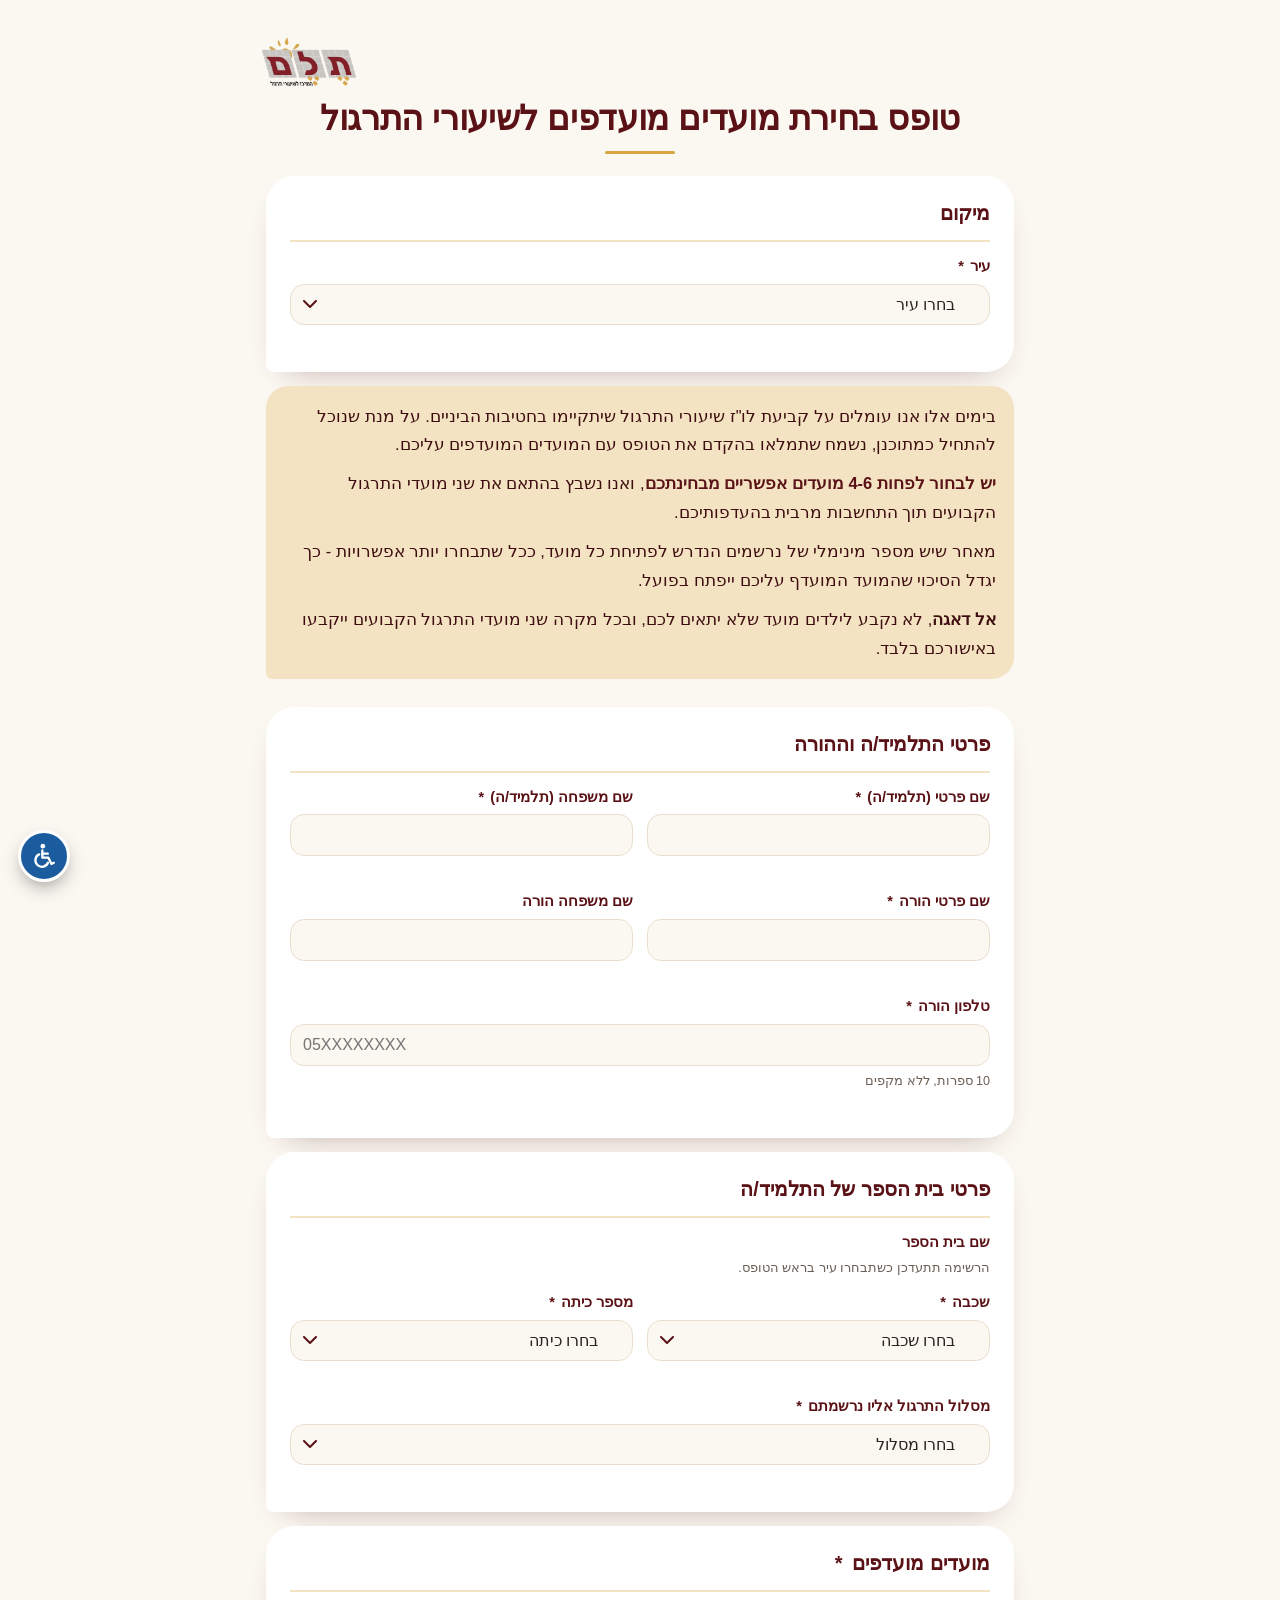
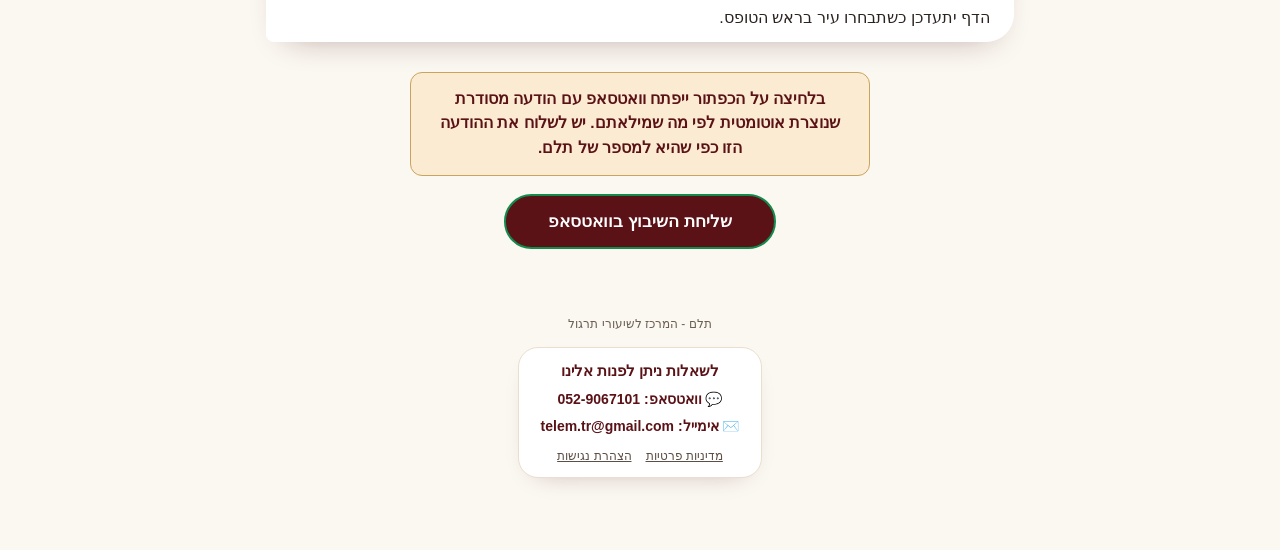
<file: shibutz.html>
<!DOCTYPE html>
<html data-form="shibutz" lang="he" dir="rtl">
<head>
<meta charset="utf-8">
<meta name="viewport" content="width=device-width, initial-scale=1, viewport-fit=cover">
<meta name="robots" content="noindex, nofollow">
<meta http-equiv="Content-Security-Policy" content="default-src 'self'; script-src 'self' 'unsafe-inline' https://*.googletagmanager.com; style-src 'self' 'unsafe-inline' https://fonts.googleapis.com; font-src https://fonts.gstatic.com; img-src 'self' data: https://*.google-analytics.com https://*.googletagmanager.com; connect-src https://oulivucqbpmbavbavfvy.supabase.co https://*.google-analytics.com https://*.analytics.google.com https://*.googletagmanager.com; base-uri 'none'; form-action 'none'">
<title>תלם - טופס שיבוץ לשיעורי תרגול</title>
<link rel="icon" type="image/png" href="favicon.png?v=1">
<style>
  :root{
    --maroon:#5A1216;
    --maroon-light:#8B1E23;
    --gold:#D9A441;
    --gold-light:#E8B860;
    --gold-deep:#C9A45C;
    --grey:#8C8C8C;
    --grey-light:#A5A5A5;
    --cream:#FAF8F5;
    --paper:#FFFFFF;
    --ink:#2B2320;
    --ink-soft:#6B5F55;
    --border:#E5DDD3;
    --ok:#3F7D4F;
    color-scheme: light;
  }

  *{ box-sizing:border-box; }

  body{
    background:var(--cream);
    color:var(--ink);
    font-family:'Assistant', 'Segoe UI', sans-serif;
    direction:rtl;
    padding-inline:16px;
    padding-block:28px 60px;
    line-height:1.5;
  }

  .wrap{ max-width:760px; margin:0 auto; }

  .brand{ display:flex; justify-content:flex-end; margin-bottom:10px; }
  .brand-logo{ height:52px; width:auto; display:block; }

  h1{
    text-align:center;
    font-family:'Heebo','Segoe UI',sans-serif;
    font-weight:900;
    font-size:clamp(24px,4.5vw,32px);
    color:var(--maroon);
    display:flex;
    align-items:center;
    justify-content:center;
    gap:14px;
    margin:0 0 6px;
    text-wrap:balance;
  }
  h1 .line{ height:2px; width:56px; background:var(--gold-deep); position:relative; flex:0 0 auto; }
  h1 .line::before{ content:''; position:absolute; top:-3px; inset-inline-end:0; width:8px; height:8px; border-radius:50%; background:var(--maroon); }
  h1 .line.right::before{ inset-inline-end:auto; inset-inline-start:0; }

  .subtitle{
    text-align:center;
    font-weight:700;
    color:var(--gold-deep);
    letter-spacing:.03em;
    margin-bottom:22px;
    font-size:14px;
  }

  .intro{
    background:var(--paper);
    border:1px solid var(--border);
    border-inline-start:4px solid var(--maroon);
    border-radius:12px;
    padding:16px 18px;
    font-size:15px;
    color:var(--ink-soft);
    line-height:1.75;
    margin-bottom:28px;
    display:flex;
    flex-direction:column;
    gap:10px;
  }
  .intro strong{ color:var(--maroon); }
  .intro > div:not([hidden]){ display:flex; flex-direction:column; gap:10px; }
  .example-box{
    background:var(--cream); border:1px solid var(--border); border-radius:10px;
    padding:10px 14px; font-size:14px; display:flex; flex-direction:column; gap:4px;
    color:var(--ink-soft); line-height:1.75;
  }
  .example-box div{ white-space:normal; }

  fieldset{
    border:none;
    margin:0 0 26px;
    padding:0;
    min-width:0;
  }
  legend{
    font-family:'Heebo',sans-serif;
    font-weight:800;
    font-size:17px;
    color:var(--maroon);
    padding:0 0 12px;
    width:100%;
    border-bottom:2px solid var(--border);
    margin-bottom:16px;
  }

  .row{ display:grid; grid-template-columns:1fr 1fr; gap:14px; }
  .row.single{ grid-template-columns:1fr; }
  @media (max-width:520px){ .row{ grid-template-columns:1fr; } }

  .field:not([hidden]){ display:flex; flex-direction:column; gap:6px; margin-bottom:14px; }
  .field label{ font-weight:700; font-size:14.5px; color:var(--ink); }
  .field label .req{ color:var(--maroon); margin-inline-start:2px; }
  .field .hint{ font-size:12.5px; color:var(--ink-soft); font-weight:500; }

  input[type=text], input[type=email], input[type=tel], select{
    font-family:inherit;
    font-size:16px;
    padding:11px 12px;
    border-radius:10px;
    border:1.5px solid var(--border);
    background:var(--paper);
    color:var(--ink);
    width:100%;
    transition:border-color .15s;
  }
  input:focus, select:focus{
    outline:none;
    border-color:var(--maroon-light);
    box-shadow:0 0 0 3px rgba(90,18,22,.12);
  }
  input:invalid.touched{ border-color:#B3423F; }
  select{ appearance:none; background-image:url("data:image/svg+xml,%3Csvg xmlns='http://www.w3.org/2000/svg' width='14' height='9'%3E%3Cpath d='M1 1l6 6 6-6' stroke='%235A1216' stroke-width='2' fill='none' stroke-linecap='round' stroke-linejoin='round'/%3E%3C/svg%3E"); background-repeat:no-repeat; background-position:left 12px center; padding-inline-start:34px; }

  .error-msg{ font-size:12.5px; color:#B3423F; font-weight:700; min-height:15px; }

  /* reference schedule table (static, as provided) */
  .ref-wrap{ overflow-x:auto; margin-bottom:10px; -webkit-overflow-scrolling:touch; }
  table.ref{ width:100%; min-width:860px; border-collapse:separate; border-spacing:4px; }
  table.ref thead th{
    font-family:'Heebo',sans-serif; font-weight:800; font-size:14px; color:#fff;
    padding:11px 4px; border-radius:10px; text-align:center; white-space:nowrap;
  }
  .th-time{ background:var(--maroon); }
  .th-a{ background:var(--gold); } .th-h{ background:var(--gold); }
  .th-b{ background:var(--grey); } .th-d{ background:var(--grey); }
  .th-g{ background:var(--maroon-light); }
  table.ref tbody td{
    text-align:center; padding:9px 4px; background:var(--cream);
    border-radius:8px; font-weight:700; font-size:12px; white-space:nowrap;
  }
  table.ref tbody tr.brk td{ border-top:3px solid var(--gold); padding-top:14px; }
  table.ref tbody td:nth-child(1){ border-left:3px solid var(--maroon-light); }
  table.ref tbody td:nth-child(3),
  table.ref tbody td:nth-child(5),
  table.ref tbody td:nth-child(7),
  table.ref tbody td:nth-child(9),
  table.ref tbody td:nth-child(11){ border-left:3px solid var(--gold); }
  .g-gv{ background:#FBEBD2; color:#8A5A00; }
  .g-bo{ background:#E8E8E8; color:#4A4A4A; }
  .g-br{ background:#F3D9DA; color:var(--maroon); }
  .time-td{ background:#EFE9E2 !important; color:var(--maroon); font-weight:800; }
  .ref-note{ text-align:center; font-size:13px; font-weight:700; color:var(--maroon); line-height:1.7; margin:14px 0 24px; }

  /* interactive slot-picker grid */
  .slots-wrap{ overflow-x:auto; -webkit-overflow-scrolling:touch; }
  table.slots{ width:100%; min-width:900px; border-collapse:separate; border-spacing:4px; }
  table.slots thead th{
    font-family:'Heebo',sans-serif; font-weight:800; font-size:15px; color:#fff;
    padding:12px 4px; border-radius:12px; text-align:center; white-space:nowrap;
  }
  table.slots tbody td{ padding:0; border-radius:9px; }
  table.slots tbody td.time-td{ text-align:center; background:#EFE9E2; color:var(--maroon); font-weight:800; font-size:13.5px; border-radius:9px; padding:10px 4px; white-space:nowrap; }
  /* freeze the "hour / day" column while scrolling the table horizontally */
  table.slots thead th.th-time,
  table.slots tbody td.time-td{
    position:sticky; inset-inline-start:0; z-index:2;
    width:92px;
  }
  /* maroon line to the left of the time column, and the same style in gold
     on every second column from the left (the boundary of each day) */
  table.slots tbody td.time-td{ border-left:3px solid var(--maroon-light); }
  table.slots tbody td.day-end{ border-left:3px solid var(--gold); border-radius:9px; }
  /* the same rounded gold line, as a top border this time, on every cell
     of the row right after the schedule break (15:30) */
  table.slots tbody tr.brk td{ border-top:3px solid var(--gold); }

  .slot2{ display:flex; position:relative; }
  .slot2 input{ position:absolute; opacity:0; inset:0; margin:0; cursor:pointer; width:100%; height:100%; }
  .slot2 .slot2-face{
    display:flex; align-items:center; justify-content:center; text-align:center;
    min-height:44px; width:100%; border-radius:9px;
    border:1.5px solid transparent; font-size:11.5px; font-weight:700; line-height:1.3;
    padding:5px 3px; transition:.12s;
  }
  .slot2 input:checked + .slot2-face{ border-color:var(--maroon); box-shadow:inset 0 0 0 1.5px var(--maroon); }
  .slot2 input:disabled:not(:checked) + .slot2-face{ opacity:.35; cursor:not-allowed; }
  .slot2 input:focus-visible + .slot2-face{ box-shadow:0 0 0 3px rgba(90,18,22,.25); }
  /* מועד סגור להרשמה (תא דהוי) - דהוי יותר מתא רגיל שהגיע למקסימום הבחירות,
     ולא ניתן ללחיצה כלל (ה-checkbox מגיע disabled מראש מ-buildSlotsTable) */
  .slot2 input:disabled:not(:checked) + .slot2-face.transparent-cell{ opacity:.55; cursor:not-allowed; }

  /* tooltip מותאם-אישית שמוצג מעל תא דהוי בריחוף עכבר (ראו showCellTip/hideCellTip) */
  .cell-tip{
    position:fixed; z-index:50; pointer-events:none;
    transform:translate(-50%,-100%);
    background:var(--maroon); color:#fff; font-size:12px; font-weight:700;
    padding:6px 10px; border-radius:6px; white-space:nowrap;
    box-shadow:0 2px 8px rgba(0,0,0,.25);
    opacity:0; transition:opacity .1s;
  }
  .cell-tip.show{ opacity:1; }
  .slot2-badge{
    position:absolute; top:-7px; inset-inline-end:-7px;
    min-width:19px; height:19px; padding:0 3px; border-radius:999px;
    background:var(--maroon); color:#fff; font-size:11px; font-weight:800;
    display:flex; align-items:center; justify-content:center;
    box-shadow:0 1px 3px rgba(0,0,0,.25);
  }
  .slot2-badge:empty{ display:none; }

  /* free-text weekly info grid (e.g. כפר סבא, where there's no fixed schedule) */
  table.freetext{ width:100%; min-width:560px; border-collapse:separate; border-spacing:4px; }
  table.freetext thead th{
    font-family:'Heebo',sans-serif; font-weight:800; font-size:13.5px; color:#fff;
    padding:9px 4px; border-radius:10px; text-align:center; white-space:nowrap;
  }
  table.freetext tbody td{ padding:4px; }
  /* עמודת התוויות (הראשונה) - אותו padding כמו בשאר העמודות, כדי שהקופסה
     הצבועה בפנים תהיה באותו גובה בדיוק כמו תיבות הקלט/טקסט של שאר הימים.
     יש לבטל את הרקע של הכלל הגלובלי .time-td (המיועד לטבלת ref) כי הוא
     מוגדר עם !important וכיסה את הפינות המעוגלות של הקופסה הפנימית. */
  table.freetext tbody td.time-td{ padding:4px; background:transparent !important; }
  table.freetext .time-td-box{
    display:flex; align-items:center; justify-content:center; text-align:center;
    height:51px; box-sizing:border-box; background:#EFE9E2; color:var(--maroon);
    font-weight:800; font-size:13.5px; border-radius:9px; line-height:1.4; white-space:nowrap;
  }
  /* freeze the label column while scrolling the table horizontally */
  table.freetext thead th.th-time,
  table.freetext tbody td.time-td{
    position:sticky; inset-inline-start:0; z-index:2;
    width:110px;
  }
  table.freetext .ft-input{
    width:100%; height:51px; box-sizing:border-box; padding:9px 4px; border:1.5px solid rgba(90,18,22,.25);
    border-radius:8px; font-family:inherit; font-size:12.5px; text-align:center; background:#fff; color:var(--maroon);
  }
  table.freetext .ft-input::placeholder{ color:var(--grey-light); font-weight:400; }
  table.freetext .ft-input:focus{ outline:none; border-color:var(--maroon); box-shadow:0 0 0 3px rgba(90,18,22,.18); }
  /* שדה החוגים - textarea כדי שהטקסט (כולל ה-placeholder) יוכל לגלוש לשתי
     שורות במקום להיחתך כשהעמודה מצטמצמת (למשל במסך צר). הגובה קבוע וזהה
     לשורה הראשונה (שעת סיום) כדי ששתי השורות בטבלה תמיד יהיו באותו גובה. */
  table.freetext .ft-textarea{
    resize:none; line-height:1.3; white-space:normal; overflow:hidden;
  }

  .priorities{
    background:var(--paper); border:1px solid var(--border); border-radius:12px;
    padding:14px 16px; margin-top:14px;
  }
  .priorities-title{ font-weight:800; font-size:14px; color:var(--maroon); margin-bottom:8px; }
  .priorities-list{ margin:0; padding-inline-start:20px; display:flex; flex-direction:column; gap:5px; }
  .priorities-list li{ font-weight:700; font-size:14.5px; color:var(--ink); }
  .priorities-list li::marker{ color:var(--gold-deep); font-weight:800; }
  .priorities-empty{ font-size:13.5px; color:var(--ink-soft); font-weight:500; }
  .priorities-max{ font-size:12.5px; color:var(--ink-soft); font-weight:600; margin-top:8px; }

  .submit-wrap{ text-align:center; margin-top:30px; }
  .recaptcha-wrap{ display:flex; justify-content:center; margin-bottom:14px; }
  button#submitBtn{
    font-family:'Heebo',sans-serif;
    font-weight:800;
    font-size:17px;
    color:#fff;
    background:#25D366;
    border:2px solid #128C4C;
    border-radius:999px;
    padding:15px 42px;
    cursor:pointer;
    box-shadow:0 4px 14px rgba(37,211,102,.35);
    transition:transform .12s, background .12s;
  }
  button#submitBtn:hover{ background:#1EBE5A; }
  button#submitBtn:active{ transform:scale(.98); }
  button#submitBtn:disabled{ opacity:.55; cursor:not-allowed; }

  .form-error{
    text-align:center; color:#B3423F; font-weight:700; font-size:14px;
    margin-top:14px; min-height:18px;
  }

  .submit-note{
    max-width:460px; margin:0 auto 18px; font-size:15.5px; color:var(--maroon);
    font-weight:700; line-height:1.6;
    background:#FBEBD2; border:1.5px solid var(--gold-deep); border-radius:12px;
    padding:14px 18px;
  }

  footer{ text-align:center; margin-top:34px; font-size:12px; color:var(--ink-soft); opacity:.7; }

  @media (prefers-reduced-motion: reduce){
    *{ transition:none !important; }
  }
  .closed-box{ text-align:center; background:#FBEBD2; border:1.5px solid var(--gold-deep); border-radius:14px; padding:28px 18px; margin:24px 0; font-size:18px; line-height:1.7; }
  .closed-box b{ font-size:22px; color:var(--maroon); }
  [hidden]{ display:none !important; }
  select.locked{ background-color:#F3EEE7; color:var(--maroon); font-weight:800; opacity:1; cursor:default; }
</style>
<link rel="preconnect" href="https://fonts.googleapis.com">
<link href="https://fonts.googleapis.com/css2?family=Heebo:wght@400;500;700;800;900&family=Assistant:wght@400;500;600;700&display=swap" rel="stylesheet">
<link rel="stylesheet" href="site-look.css?v=8"><script src="site-look.js?v=12"></script><!-- עיצוב אחיד כמו באתר (נועה 23.10) -->
</head>
<body>
<div class="wrap">

  <div class="brand"><img class="brand-logo" src="[data-uri]" alt="תלם - המרכז לשיעורי תרגול"></div>

  <h1><span class="line"></span> <span data-t="t001">תלם - המרכז לשיעורי תרגול</span> <span class="line right"></span></h1>
  <div class="subtitle" data-t="t002">טופס בחירת מועדים מועדפים לשיעורי התרגול</div>

  <form id="regForm" novalidate>
    <input type="text" name="website" id="f-website" tabindex="-1" autocomplete="off" aria-hidden="true" style="position:absolute; width:1px; height:1px; overflow:hidden; clip-path:inset(50%); opacity:0; pointer-events:none;">

    <fieldset>
      <legend data-t="t003">מיקום</legend>

      <div class="field">
        <label for="f-city"><span data-t="t004">עיר</span> <span class="req">*</span></label>
        <select id="f-city" name="city" required>
          <option value="" disabled selected data-t="t005">בחרו עיר</option>
          <option value="הוד השרון">הוד השרון</option>
          <option value="כפר סבא">כפר סבא</option>
          <option value="ראש העין">ראש העין</option>
          <option value="רמת גן">רמת גן</option>
          <option value="רעננה">רעננה</option>
          <option value="אבן יהודה">אבן יהודה</option>
          <option value="אחר">אחר</option>
        </select>
        <div class="error-msg" data-for="f-city"></div>
      </div>

      <div class="field" id="f-city-other-wrap" hidden>
        <input type="text" id="f-city-other" name="cityOther" placeholder="שם העיר (לא חובה)">
        <div class="error-msg" data-for="f-city-other"></div>
      </div>
    </fieldset>

    <div class="intro">
      <div id="introDefault">
        <div data-t="t006">בימים אלו אנו עומלים על קביעת לו"ז שיעורי התרגול שיתקיימו בחטיבות הביניים. על מנת שנוכל להתחיל כמתוכנן, נשמח שתמלאו בהקדם את הטופס עם המועדים המועדפים עליכם.</div>
        <div><strong><span data-t="t008">יש לבחור לפחות</span> <span id="introSlotsRange">4-6</span> <span data-t="t009">מועדים אפשריים מבחינתכם</span></strong><span data-t="t007">, ואנו נשבץ בהתאם את שני מועדי התרגול הקבועים תוך התחשבות מרבית בהעדפותיכם.</span></div>
        <div data-t="t010">מאחר שיש מספר מינימלי של נרשמים הנדרש לפתיחת כל מועד, ככל שתבחרו יותר אפשרויות - כך יגדל הסיכוי שהמועד המועדף עליכם ייפתח בפועל.</div>
        <div data-t="t011"><b>אל דאגה</b>, לא נקבע לילדים מועד שלא יתאים לכם, ובכל מקרה שני מועדי התרגול הקבועים ייקבעו באישורכם בלבד.</div>
      </div>
      <div id="introKfarSaba" hidden>
        <div data-t="t012">בימים אלו אנו עומלים על קביעת לו"ז שיעורי התרגול. על מנת שנוכל להתחיל כמתוכנן, נשמח שתמלאו בהקדם את הטופס עם שעות סיום הלימודים של בנכם/בתכם.</div>
        <div data-t="t013">יש לרשום בכל יום באיזו שעה (שעה מדוייקת, לא 'שם' השעה) מסתיים יום הלימודים בהתאם למערכת השעות האישית הבית-ספרית שלכם. במידה ויש לילד/ה חוג או פעילות מסויימת מיד בתום יום הלימודים יש לציין זאת.</div>
        <div data-t="t014">יש לרשום שעה מדוייקת לדוג' 13:45 ולא את 'שם' השעה לדוג' לא לכתוב שעה שישית.</div>
        <div data-t="t015"><b>אל דאגה</b>, לא נקבע לילדים מועד שלא יתאים לכם, ובכל מקרה שני מועדי התרגול הקבועים ייקבעו באישורכם בלבד.</div>
      </div>
    </div>

    <fieldset>
      <legend data-t="t016">פרטי התלמיד/ה וההורה</legend>

      <div class="row">
        <div class="field">
          <label for="f-student-first"><span data-t="t017">שם פרטי (תלמיד/ה)</span> <span class="req">*</span></label>
          <input type="text" id="f-student-first" name="studentFirst" required>
          <div class="error-msg" data-for="f-student-first"></div>
        </div>
        <div class="field">
          <label for="f-student-last"><span data-t="t018">שם משפחה (תלמיד/ה)</span> <span class="req">*</span></label>
          <input type="text" id="f-student-last" name="studentLast" required>
          <div class="error-msg" data-for="f-student-last"></div>
        </div>
      </div>

      <div class="row">
        <div class="field">
          <label for="f-parent-first"><span data-t="t019">שם פרטי הורה</span> <span class="req">*</span></label>
          <input type="text" id="f-parent-first" name="parentFirst" required>
          <div class="error-msg" data-for="f-parent-first"></div>
        </div>
        <div class="field">
          <label for="f-parent-last" data-t="t020">שם משפחה הורה</label>
          <input type="text" id="f-parent-last" name="parentLast">
        </div>
      </div>

      <div class="field">
        <label for="f-phone"><span data-t="t021">טלפון הורה</span> <span class="req">*</span></label>
        <input type="tel" id="f-phone" name="phone" inputmode="numeric" maxlength="10" placeholder="05XXXXXXXX" required>
        <div class="hint" data-t="t022">10 ספרות, ללא מקפים</div>
        <div class="error-msg" data-for="f-phone"></div>
      </div>

    </fieldset>

    <fieldset>
      <legend data-t="t023">פרטי בית הספר של התלמיד/ה</legend>

      <div class="field" id="schoolPlaceholderWrap">
        <label data-t="t024">שם בית הספר</label>
        <div class="hint" data-t="t025">הרשימה תתעדכן כשתבחרו עיר בראש הטופס.</div>
      </div>

      <div class="field" id="f-school-select-wrap" hidden>
        <label for="f-school"><span data-t="t026">שם בית הספר</span> <span class="req">*</span></label>
        <select id="f-school" name="school">
          <option value="" disabled selected>בחרו בית ספר</option>
        </select>
        <div class="error-msg" data-for="f-school"></div>
      </div>

      <div class="field" id="f-school-other-wrap" hidden>
        <input type="text" id="f-school-other" name="schoolOther" placeholder="שם בית הספר (לא חובה)">
        <div class="error-msg" data-for="f-school-other"></div>
      </div>

      <div class="field" id="f-school-free-wrap" hidden>
        <label for="f-school-free"><span data-t="t027">שם בית הספר</span> <span class="req">*</span></label>
        <input type="text" id="f-school-free" name="schoolFree">
        <div class="error-msg" data-for="f-school-free"></div>
      </div>

      <div class="row">
        <div class="field">
          <label for="f-grade"><span data-t="t028">שכבה</span> <span class="req">*</span></label>
          <select id="f-grade" name="grade" required>
            <option value="" disabled selected data-t="t029">בחרו שכבה</option>
            <option value="ד'">ד'</option>
            <option value="ה'">ה'</option>
            <option value="ו'">ו'</option>
            <option value="ז'">ז'</option>
            <option value="ח'">ח'</option>
            <option value="ט'">ט'</option>
            <option value="י'">י'</option>
            <option value="יא'">יא'</option>
          </select>
          <div class="error-msg" data-for="f-grade"></div>
        </div>
        <div class="field">
          <label for="f-class"><span data-t="t030">מספר כיתה</span> <span class="req">*</span></label>
          <select id="f-class" name="classNum" required>
            <option value="" disabled selected data-t="t031">בחרו כיתה</option>
            <option value="1">1</option><option value="2">2</option><option value="3">3</option>
            <option value="4">4</option><option value="5">5</option><option value="6">6</option>
            <option value="7">7</option><option value="8">8</option><option value="9">9</option>
            <option value="10">10</option>
          </select>
          <div class="error-msg" data-for="f-class"></div>
        </div>
      </div>

      <div class="field">
        <label for="f-subject"><span data-t="t032">מסלול התרגול אליו נרשמתם</span> <span class="req">*</span></label>
        <select id="f-subject" name="subject" required>
          <option value="" disabled selected data-t="t033">בחרו מסלול</option>
          <option value="מתמטיקה בלבד" data-t="t034">מתמטיקה בלבד</option>
          <option value="אנגלית בלבד">אנגלית בלבד</option>
          <option value="מתמטיקה + אנגלית" data-t="t035">מתמטיקה + אנגלית</option>
        </select>
        <div class="error-msg" data-for="f-subject"></div>
      </div>
    </fieldset>

    <fieldset id="slotsFieldset">
      <legend><span id="slotsLegendText" data-t="t070">מועדים מועדפים</span> <span class="req">*</span></legend>

      <div class="hint" id="slotsPlaceholder" data-t="t036">הדף יתעדכן כשתבחרו עיר בראש הטופס.</div>

      <div id="slotsContent" hidden>
        <div class="hint" style="margin-bottom:14px;">
          <span data-t="t037">לחצו על התאים המתאימים לכם לפי סדר עדיפות - התא הראשון שתבחרו יהיה עדיפות 1, השני עדיפות 2 וכן הלאה (מינימום</span> <span id="hintMinSlots">4</span><span data-t="t038">, עד 10 מועדים). כל תא הוא מיקום ושעה מסוימים.</span>
        </div>

        <div style="margin-bottom:14px; display:flex; flex-direction:column; gap:6px; color:var(--maroon);">
          <div data-t="t039"><strong>* ניתן לבחור בכל אחד מהמועדים ללא קשר לביה"ס בו אתם לומדים.</strong></div>
          <div data-t="t040"><strong>** השעות בטבלה יתאימו ללוח הצלצולים הבית ספרי.</strong></div>
        </div>

        <div class="slots-wrap">
          <table class="slots" id="slotsTable">
            <thead id="slotsThead"></thead>
            <tbody></tbody>
          </table>
        </div>

        <div class="hint" id="slotsFadedNote" style="text-align:center; margin-top:10px;" hidden data-t="t041">תא דהוי - המועד נסגר להרשמה</div>

        <div class="priorities" id="prioritiesBox">
          <div class="priorities-title" data-t="t042">העדיפויות שנבחרו (לפי סדר):</div>
          <ol class="priorities-list" id="prioritiesList"></ol>
          <div class="priorities-empty" id="prioritiesEmpty" data-t="t043">טרם נבחרו מועדים</div>
          <div class="priorities-max" id="prioritiesMax"></div>
        </div>
        <div class="error-msg" data-for="slots" style="text-align:center; margin-top:6px;"></div>
      </div>

      <div id="slotsFreeText" hidden>
        <div class="hint" style="margin-bottom:14px;" data-t="t044">
          נשמח שתמלאו <b>בכל הימים</b> את שעת סיום יום הלימודים בהתאם ל<b>מערכת השעות האישית של התלמיד/ה</b> (ולא מערכת השעות הכללית של הכיתה), וכן חוגים (אם יש) מיד בתום יום הלימודים שחשוב לקחת בחשבון בקביעת מועד התרגול. אין צורך לרשום חוגים שמתחילים לאחר השעה 16:30.
        </div>

        <div style="margin-bottom:14px;">
          <div style="margin-bottom:6px; font-weight:700;" data-t="t045">דוגמה להמחשה:</div>
          <div class="example-box">
            <div data-t="t046">יום א' - 13:30, כדורעף ב- 14:00.</div>
            <div data-t="t047">יום ב' - 14:15</div>
            <div data-t="t048">יום ג' - 13:45, צופים ב- 16:00.</div>
            <div data-t="t049">וכן הלאה..</div>
          </div>
        </div>

        <div class="slots-wrap">
          <table class="freetext" id="freeTextTable">
            <thead>
              <tr>
                <th class="th-time"></th>
                <th class="th-a" data-t="t050">א'</th>
                <th class="th-b" data-t="t051">ב'</th>
                <th class="th-g" data-t="t052">ג'</th>
                <th class="th-d" data-t="t053">ד'</th>
                <th class="th-h" data-t="t054">ה'</th>
              </tr>
            </thead>
            <tbody>
              <tr>
                <td class="time-td"><span class="time-td-box" data-t="t055">שעת סיום<br>בית ספר</span></td>
                <td><input type="text" class="ft-input" data-day="א" data-row="end" placeholder="לדוג' 14:00"></td>
                <td><input type="text" class="ft-input" data-day="ב" data-row="end" placeholder="לדוג' 14:00"></td>
                <td><input type="text" class="ft-input" data-day="ג" data-row="end" placeholder="לדוג' 14:00"></td>
                <td><input type="text" class="ft-input" data-day="ד" data-row="end" placeholder="לדוג' 14:00"></td>
                <td><input type="text" class="ft-input" data-day="ה" data-row="end" placeholder="לדוג' 14:00"></td>
              </tr>
              <tr>
                <td class="time-td"><span class="time-td-box" data-t="t056">חוגים</span></td>
                <td><textarea class="ft-input ft-textarea" rows="2" data-day="א" data-row="clubs" placeholder="שם החוג + שעת התחלה"></textarea></td>
                <td><textarea class="ft-input ft-textarea" rows="2" data-day="ב" data-row="clubs" placeholder="שם החוג + שעת התחלה"></textarea></td>
                <td><textarea class="ft-input ft-textarea" rows="2" data-day="ג" data-row="clubs" placeholder="שם החוג + שעת התחלה"></textarea></td>
                <td><textarea class="ft-input ft-textarea" rows="2" data-day="ד" data-row="clubs" placeholder="שם החוג + שעת התחלה"></textarea></td>
                <td><textarea class="ft-input ft-textarea" rows="2" data-day="ה" data-row="clubs" placeholder="שם החוג + שעת התחלה"></textarea></td>
              </tr>
            </tbody>
          </table>
        </div>
        <div class="error-msg" data-for="slots-freetext" style="text-align:center; margin-top:6px;"></div>
      </div>
    </fieldset>

    <div class="submit-wrap">
      <div class="submit-note" data-t="t057">בלחיצה על הכפתור ייפתח וואטסאפ עם הודעה מסודרת שנוצרת אוטומטית לפי מה שמילאתם. <strong>יש לשלוח את ההודעה הזו כפי שהיא</strong> למספר של תלם.</div>
      <button type="submit" id="submitBtn" data-t="t058">שליחת השיבוץ בוואטסאפ</button>
      <div class="form-error" id="formError"></div>
    </div>
  </form>

  <footer data-t="t059">תלם - המרכז לשיעורי תרגול</footer>
</div>

<script src="texts.js?v=3"></script><!-- תלם 5.19.100: נוסחי הטפסים מהמערכת -->
<script>
(function(){
  // international format, digits only, no + or leading zeros — e.g. 972501234567
  var WHATSAPP_NUMBER = "972529067101";

  // כל בקשת שיבוץ נשמרת ישירות במערכת של תלם (Supabase, בקשות שיבוץ), ובנוסף נפתח וואטסאפ כמו קודם.
  // המפתח כאן הוא המפתח הציבורי בלבד (publishable). הפונקציה בשרת פתוחה רק בתקופת השיבוץ.
  var SUPABASE = { url: "https://oulivucqbpmbavbavfvy.supabase.co", key: "sb_publishable_M8wEF2-9fXMmX0U97nfENw_AfZw9wNz" };

  // schools known per city; a city with no list (null) falls back to a free-text field
  var CITY_SCHOOLS = {
    "ראש העין": ["גוונים","היובל","בראשית","בארי","עומר"],
    "הוד השרון": ["הראשונים","השחר","השקמים","עתידים"],
    "כפר סבא": ["אלון","שז\"ר","שרת","אורט שפירא"],
    "רמת גן": ["תיכון בליך"]
  };

  var DAYS = ["א","ב","ג","ד","ה"];
  var DAY_TH_CLASS = {"א":"th-a","ב":"th-b","ג":"th-g","ד":"th-d","ה":"th-h"};

  // schedule data, per city — only cities with a real hub table listed here;
  // a city with no entry falls back to the "page will update" placeholder
  var CITY_SCHEDULE = {
    "ראש העין": {
      minWidth: 900,
      times: ["13:00-13:45","13:45-14:30","14:30-15:15","15:30-16:15","16:15-17:00"],
      breakAfterIndex: 2,
      // שלוש השורות הראשונות מסומנות בכוכביות אדומות (**), המפנות להערה
      // שמעל הטבלה ("** השעות בטבלה יתאימו ללוח הצלצולים הבית ספרי")
      footnoteRows: [0, 1, 2],
      grid: (function(){
        // faded:true = מועד סגור להרשמה (תא דהוי) - לא ניתן לבחירה
        var A = [ // 13:00–15:15
          [{cls:'g-gv',name:'גוונים/היובל',faded:true},{cls:'g-bo',name:'בארי/עומר',faded:true}],
          [{cls:'g-gv',name:'גוונים/היובל'},{cls:'g-br',name:'בראשית',faded:true}],
          [{cls:'g-gv',name:'גוונים/היובל'},{cls:'g-bo',name:'בארי/עומר',faded:true}],
          [{cls:'g-br',name:'בראשית'},{cls:'g-bo',name:'בארי/עומר',faded:true}],
          [{cls:'g-gv',name:'גוונים/היובל',faded:true},{cls:'g-br',name:'בראשית',faded:true}]
        ];
        var B = [ // 15:30–17:00
          [{cls:'g-br',name:'בראשית'},{cls:'g-bo',name:'בארי/עומר'}],
          [{cls:'g-bo',name:'בארי/עומר'},{cls:'g-br',name:'בראשית'}],
          [{cls:'g-br',name:'בראשית'},{cls:'g-bo',name:'בארי/עומר'}],
          [{cls:'g-gv',name:'גוונים/היובל'},{cls:'g-bo',name:'בארי/עומר'}],
          [{cls:'g-bo',name:'בארי/עומר'},{cls:'g-br',name:'בראשית'}]
        ];
        return [A, A, A, B, B];
      })()
    },
    "הוד השרון": {
      minWidth: 740,
      times: ["13:30/13:45-14:30","14:15/14:30-15:15","15:15-16:00"],
      breakAfterIndex: -1,
      grid: [
        [ [{cls:'g-br',name:'עתידים'}], [{cls:'g-bo',name:'השחר'}], [{cls:'g-gv',name:'הראשונים'}], [{cls:'g-br',name:'עתידים'}], [{cls:'g-bo',name:'השחר'}] ],
        [ [{cls:'g-br',name:'עתידים'}], [{cls:'g-bo',name:'השחר'}], [{cls:'g-gv',name:'הראשונים'}], [{cls:'g-br',name:'עתידים'}], [{cls:'g-bo',name:'השחר'}] ],
        [ [{cls:'g-gv',name:'הראשונים'}], [{cls:'g-br',name:'עתידים'}], [{cls:'g-bo',name:'השחר'}], [{cls:'g-gv',name:'הראשונים'}], [{cls:'g-br',name:'עתידים'}] ]
      ]
    }
  };

  var slotsPlaceholder = document.getElementById('slotsPlaceholder');
  var slotsContent = document.getElementById('slotsContent');
  var slotsFadedNote = document.getElementById('slotsFadedNote');
  var slotsFreeText = document.getElementById('slotsFreeText');
  var slotsThead = document.getElementById('slotsThead');
  var slotsTbody = document.querySelector('#slotsTable tbody');
  var freeTextInputs = Array.prototype.slice.call(document.querySelectorAll('#freeTextTable .ft-input'));

  // tooltip מותאם-אישית לתאים דהויים (מועד סגור להרשמה) - tooltip מובנה
  // (title) של הדפדפן לא תמיד מופיע בכל ריחוף עכבר כשעוברים ישר מתא לתא
  // סמוך בלי להזיז את העכבר החוצה קודם, אז בונים tooltip עצמאי שמופיע/נעלם
  // בכל mouseenter/mouseleave באופן אמין.
  var FADED_TIP_TEXT = 'תא דהוי - המועד נסגר להרשמה';
  var cellTip = null;
  function ensureCellTip(){
    if (!cellTip){
      cellTip = document.createElement('div');
      cellTip.className = 'cell-tip';
      cellTip.textContent = FADED_TIP_TEXT;
      document.body.appendChild(cellTip);
    }
    return cellTip;
  }
  function showCellTip(targetEl){
    var tip = ensureCellTip();
    var r = targetEl.getBoundingClientRect();
    tip.style.left = (r.left + r.width / 2) + 'px';
    tip.style.top = (r.top - 8) + 'px';
    tip.classList.add('show');
  }
  function hideCellTip(){
    if (cellTip) cellTip.classList.remove('show');
    if (cellTipHideTimer){ clearTimeout(cellTipHideTimer); cellTipHideTimer = null; }
  }
  // במובייל אין ריחוף עכבר - אז בנגיעה בתא דהוי מציגים את אותו tooltip, עם
  // הסתרה אוטומטית אחרי כמה שניות (או מיד אם נוגעים במקום אחר במסך)
  var cellTipHideTimer = null;
  function showCellTipOnTouch(targetEl){
    showCellTip(targetEl);
    if (cellTipHideTimer) clearTimeout(cellTipHideTimer);
    cellTipHideTimer = setTimeout(hideCellTip, 2200);
  }
  document.addEventListener('touchstart', hideCellTip, {passive:true});
  // ערים ללא לוח מועדים קבוע - מציגות במקום זאת טבלת מילוי חופשי יום-אחר-יום
  // ערים ללא לוח מועדים קבוע ("רעננה" ו"אבן יהודה" נוספו כערים בלי טבלה קבועה
  // ובלי רשימת בתי ספר משלהן - לכן מוצגות כמו כפר סבא, כדי שהטופס יישאר
  // שימושי עבורן; אם בעתיד יתקבל לו"ז קבוע, אפשר להוציא אותן מכאן ולהוסיף
  // להן ערך ב-CITY_SCHEDULE במקום)
  var FREETEXT_CITIES = ['כפר סבא', 'רמת גן', 'רעננה', 'אבן יהודה'];
  function isFreeTextCity(city){ return FREETEXT_CITIES.indexOf(city) !== -1; }

  // חריג נקודתי: בהוד השרון, עבור בית הספר "השקמים" בלבד, מוצג "לוח סיום יום
  // הלימודים" (מילוי חופשי, כמו בכפר סבא) במקום טבלת המועדים הקבועה של הוד
  // השרון - כל שאר בתי הספר בהוד השרון ממשיכים לקבל את הטבלה הקבועה הרגילה.
  function isFreeTextMode(){
    return isFreeTextCity(cityEl.value) ||
      (cityEl.value === 'הוד השרון' && schoolEl.value === 'השקמים');
  }

  var MAX_SLOTS = 10;
  // מינימום מועדים לבחירה - שונה בין הערים (ראש העין: 4, הוד השרון: 3).
  // נפילה בחזרה ל-3 עבור כל עיר אחרת (לא אמור לקרות בפועל, כי ערים בלי
  // תבנית קבועה בכלל לא מציגות את טבלת הבחירה).
  var MIN_SLOTS_BY_CITY = { "ראש העין": 4, "הוד השרון": 3 };
  function getMinSlots(){ return MIN_SLOTS_BY_CITY[cityEl.value] || 3; }

  // טווח מומלץ להצגה בטקסט שמעל הטבלה ("יש לבחור לפחות X-Y מועדים") - לצורכי
  // ניסוח בלבד; המינימום שנאכף בפועל בבחירה הוא זה שבטבלת MIN_SLOTS_BY_CITY.
  var MIN_SLOTS_RANGE_TEXT_BY_CITY = { "ראש העין": "4-6", "הוד השרון": "3-4" };
  function getMinSlotsRangeText(){
    return MIN_SLOTS_RANGE_TEXT_BY_CITY[cityEl.value] || String(getMinSlots());
  }
  var slotInputs = [];
  var selectedOrder = []; // checkbox elements, in the order the parent picked them

  var dayNamesFull = {"א":"יום א'","ב":"יום ב'","ג":"יום ג'","ד":"יום ד'","ה":"יום ה'"};

  var prioritiesList = document.getElementById('prioritiesList');
  var prioritiesEmpty = document.getElementById('prioritiesEmpty');
  var prioritiesMax = document.getElementById('prioritiesMax');

  function renderPriorities(){
    // number (or clear) every cell's visible rank badge
    slotInputs.forEach(function(cb){
      var badge = cb.nextElementSibling.nextElementSibling;
      var rank = selectedOrder.indexOf(cb);
      badge.textContent = rank > -1 ? String(rank + 1) : '';
    });

    prioritiesList.innerHTML = '';
    selectedOrder.forEach(function(cb){
      var li = document.createElement('li');
      li.textContent = dayNamesFull[cb.dataset.day] + ', ' + cb.dataset.time + ' - ' + cb.dataset.group;
      prioritiesList.appendChild(li);
    });
    prioritiesEmpty.hidden = selectedOrder.length > 0;
    prioritiesList.hidden = selectedOrder.length === 0;

    var atMax = selectedOrder.length >= MAX_SLOTS;
    slotInputs.forEach(function(cb){
      // תא דהוי (מועד סגור להרשמה) נשאר disabled לצמיתות, גם כשעדיין לא
      // הגענו למקסימום הבחירות
      if (cb.dataset.faded === '1') { cb.disabled = true; return; }
      cb.disabled = atMax && selectedOrder.indexOf(cb) === -1;
    });
    prioritiesMax.textContent = atMax ? 'הגעתם למספר המקסימלי (10). כדי לבחור תא אחר, בטלו סימון של אחד הקיימים.' : '';

    setError('slots', '');
  }

  function buildSlotsTable(cfg){
    var anyFaded = false;
    // narrower tables (fewer/shorter columns, e.g. הוד השרון) don't need as much
    // min-width as the wider 2-hub-per-day grid (e.g. ראש העין)
    document.getElementById('slotsTable').style.minWidth = (cfg.minWidth || 900) + 'px';

    // header
    slotsThead.innerHTML = '';
    var headTr = document.createElement('tr');
    var timeTh = document.createElement('th');
    timeTh.className = 'th-time';
    timeTh.textContent = 'שעה / יום';
    headTr.appendChild(timeTh);
    DAYS.forEach(function(day, di){
      var th = document.createElement('th');
      th.className = DAY_TH_CLASS[day];
      var colspan = cfg.grid[0][di].length;
      if (colspan > 1) th.colSpan = colspan;
      th.textContent = day + "'";
      headTr.appendChild(th);
    });
    slotsThead.appendChild(headTr);

    // body
    slotsTbody.innerHTML = '';
    cfg.times.forEach(function(time, ti){
      var tr = document.createElement('tr');
      if (cfg.breakAfterIndex >= 0 && ti === cfg.breakAfterIndex + 1) tr.className = 'brk';

      var timeTd = document.createElement('td');
      timeTd.className = 'time-td';
      timeTd.textContent = time;
      if (cfg.footnoteRows && cfg.footnoteRows.indexOf(ti) !== -1){
        var footnoteMark = document.createElement('span');
        footnoteMark.style.color = 'var(--maroon)';
        footnoteMark.textContent = ' **';
        timeTd.appendChild(footnoteMark);
      }
      tr.appendChild(timeTd);

      DAYS.forEach(function(day, di){
        var hubs = cfg.grid[ti][di];
        // a day can have more sub-columns (per the header) than this particular row
        // has real options for — e.g. one school at some times, two at others. When
        // that happens, the single cell stretches across the day's full width instead
        // of leaving an empty extra box next to it.
        var dayWidth = cfg.grid[0][di].length;
        hubs.forEach(function(hub, hi){
          var td = document.createElement('td');
          // mark the last cell of each day's group (whether it's 1 hub or 2) so the
          // gold separator lands on the real day boundary, whatever the grid shape is
          // (including after the last day, closing off the grid like before)
          if (hi === hubs.length - 1) td.classList.add('day-end');
          if (hubs.length < dayWidth && hi === hubs.length - 1){
            td.colSpan = dayWidth - hubs.length + 1;
          }
          var label = document.createElement('label');
          label.className = 'slot2';
          var input = document.createElement('input');
          input.type = 'checkbox';
          input.id = 'slot-' + di + '-' + ti + '-' + hi;
          input.dataset.day = day;
          input.dataset.time = time;
          input.dataset.group = hub.name;
          var face = document.createElement('span');
          face.className = 'slot2-face ' + hub.cls;
          face.textContent = hub.name;
          if (hub.faded){
            face.classList.add('transparent-cell');
            input.disabled = true;
            input.dataset.faded = '1';
            label.addEventListener('mouseenter', function(){ showCellTip(label); });
            label.addEventListener('mouseleave', hideCellTip);
            label.addEventListener('touchstart', function(e){
              e.stopPropagation(); // לא להפעיל את ה-touchstart הגלובלי שמסתיר tooltip
              showCellTipOnTouch(label);
            }, {passive:true});
            anyFaded = true;
          }
          var badge = document.createElement('span');
          badge.className = 'slot2-badge';
          label.appendChild(input);
          label.appendChild(face);
          label.appendChild(badge);
          td.appendChild(label);
          tr.appendChild(td);
        });
      });

      slotsTbody.appendChild(tr);
    });

    slotsFadedNote.hidden = !anyFaded;

    slotInputs = Array.prototype.slice.call(document.querySelectorAll('#slotsTable input[type=checkbox]'));
    selectedOrder = [];
    slotInputs.forEach(function(cb){
      cb.addEventListener('change', function(){
        if (cb.checked){
          if (selectedOrder.length >= MAX_SLOTS){
            cb.checked = false;
            return;
          }
          selectedOrder.push(cb);
        } else {
          var idx = selectedOrder.indexOf(cb);
          if (idx > -1) selectedOrder.splice(idx, 1);
        }
        renderPriorities();
      });
    });
    renderPriorities();
  }

  // שעת סיום יום הלימודים חובה לכל חמשת ימי הלימוד; חוגים נשארים אופציונליים
  function freeTextAllDaysFilled(){
    return DAYS.every(function(d){
      var input = freeTextInputs.filter(function(inp){
        return inp.dataset.day === d && inp.dataset.row === 'end';
      })[0];
      return input && input.value.trim();
    });
  }

  function renderSlotsForCity(city){
    if (isFreeTextMode()){
      slotsPlaceholder.hidden = true;
      slotsContent.hidden = true;
      slotsFreeText.hidden = false;
      slotInputs = [];
      selectedOrder = [];
      setError('slots', '');
      return;
    }

    var cfg = CITY_SCHEDULE[city];
    if (!cfg){
      slotsPlaceholder.hidden = false;
      slotsContent.hidden = true;
      slotsFreeText.hidden = true;
      slotInputs = [];
      selectedOrder = [];
      setError('slots-freetext', '');
      return;
    }
    buildSlotsTable(cfg);
    slotsPlaceholder.hidden = true;
    slotsContent.hidden = false;
    slotsFreeText.hidden = true;
    setError('slots-freetext', '');
  }

  // city drives which school field shows: a known list (dropdown) or free text
  var cityEl = document.getElementById('f-city');
  // קישור לכל עיר: ?city=ראש העין - העיר נבחרת ונעולה (שלא יבחרו עיר אחרת בטעות)
  var PREVIEW = /[?&]preview=1/.test(location.search);
  var LOCKED_CITY = (function(){ try { return new URLSearchParams(location.search).get('city') || ''; } catch(e){ return ''; } })();
  var cityOtherWrap = document.getElementById('f-city-other-wrap');
  var cityOtherInput = document.getElementById('f-city-other');

  var schoolSelectWrap = document.getElementById('f-school-select-wrap');
  var schoolEl = document.getElementById('f-school');
  var schoolOtherWrap = document.getElementById('f-school-other-wrap');
  var schoolOtherInput = document.getElementById('f-school-other');
  var schoolFreeWrap = document.getElementById('f-school-free-wrap');
  var schoolFreeInput = document.getElementById('f-school-free');
  var schoolPlaceholderWrap = document.getElementById('schoolPlaceholderWrap');

  function renderSchoolField(){
    var city = cityEl.value;
    var list = CITY_SCHOOLS.hasOwnProperty(city) ? CITY_SCHOOLS[city] : null;

    // a city has been chosen at the top of the form, so the placeholder is no longer needed
    schoolPlaceholderWrap.hidden = true;

    // reset everything, then show only what's relevant
    schoolSelectWrap.hidden = true;
    schoolOtherWrap.hidden = true;
    schoolFreeWrap.hidden = true;
    schoolEl.required = false;
    schoolOtherInput.required = false;
    schoolFreeInput.required = false;

    if (list && list.length){
      schoolEl.innerHTML = '';
      var placeholderOpt = document.createElement('option');
      placeholderOpt.value = '';
      placeholderOpt.disabled = true;
      placeholderOpt.selected = true;
      placeholderOpt.textContent = 'בחרו בית ספר';
      schoolEl.appendChild(placeholderOpt);
      list.concat(['אחר']).forEach(function(s){
        var opt = document.createElement('option');
        opt.value = s;
        opt.textContent = s;
        schoolEl.appendChild(opt);
      });
      schoolEl.value = '';
      schoolSelectWrap.hidden = false;
      schoolEl.required = true;
      schoolOtherInput.value = '';
    } else {
      schoolFreeWrap.hidden = false;
      schoolFreeInput.required = true;
    }
  }

  var introDefault = document.getElementById('introDefault');
  var introKfarSaba = document.getElementById('introKfarSaba');
  var slotsLegendTextEl = document.getElementById('slotsLegendText');
  function renderIntroForCity(city){
    var isFT = isFreeTextMode();
    introKfarSaba.hidden = !isFT;
    introDefault.hidden = isFT;
    slotsLegendTextEl.innerHTML = window.TX && TX.h ? (isFT ? TX.h('sh.legend_ft', 'לוח סיום יום הלימודים', 'כותרת – לוח סיום יום הלימודים', 'כותרות שמשתנות') : TX.h('sh.legend', 'מועדים מועדפים', 'כותרת – מועדים מועדפים', 'כותרות שמשתנות')) : (isFT ? 'לוח סיום יום הלימודים' : 'מועדים מועדפים');   // נועה 7.11: עריך
  }

  var introSlotsRangeEl = document.getElementById('introSlotsRange');
  var hintMinSlotsEl = document.getElementById('hintMinSlots');
  function renderMinSlotsForCity(){
    var n = getMinSlots();
    introSlotsRangeEl.textContent = getMinSlotsRangeText();
    hintMinSlotsEl.textContent = n;
  }

  cityEl.addEventListener('change', function(){
    var isOther = cityEl.value === 'אחר';
    cityOtherWrap.hidden = !isOther;
    if (!isOther) cityOtherInput.value = '';
    renderSchoolField();
    renderSlotsForCity(cityEl.value);
    renderIntroForCity(cityEl.value);
    renderMinSlotsForCity();
  });

  schoolEl.addEventListener('change', function(){
    var isOther = schoolEl.value === 'אחר';
    schoolOtherWrap.hidden = !isOther;
    if (!isOther) schoolOtherInput.value = '';

    // בהוד השרון, בחירת/עזיבת "השקמים" עשויה לשנות את מצב לוח המועדים (טבלה
    // קבועה מול לוח סיום יום חופשי) - מרעננים רק כשבאמת יש מעבר בין השניים,
    // כדי לא לאפס בחירות קיימות בסתם מעבר בין שאר בתי הספר בעיר.
    if (cityEl.value === 'הוד השרון'){
      var shouldBeFreeText = isFreeTextMode();
      var currentlyFreeText = !slotsFreeText.hidden;
      if (shouldBeFreeText !== currentlyFreeText){
        renderSlotsForCity(cityEl.value);
        renderIntroForCity(cityEl.value);
        renderMinSlotsForCity();
      }
    }
  });

  function getSchoolValue(){
    if (!schoolSelectWrap.hidden){
      if (schoolEl.value === 'אחר'){
        // the extra detail is optional — fall back to the plain "אחר" if left blank
        return schoolOtherInput.value.trim() || 'אחר';
      }
      return schoolEl.value;
    }
    return schoolFreeInput.value.trim();
  }

  function getCityValue(){
    if (cityEl.value === 'אחר'){
      // the extra detail is optional — fall back to the plain "אחר" if left blank
      return cityOtherInput.value.trim() || 'אחר';
    }
    return cityEl.value;
  }

  // digits-only phone input
  var phoneEl = document.getElementById('f-phone');
  phoneEl.addEventListener('input', function(){
    phoneEl.value = phoneEl.value.replace(/\D/g,'').slice(0,10);
  });

  function setError(id, msg){
    var el = document.querySelector('.error-msg[data-for="' + id + '"]');
    if (el) el.textContent = msg || '';
  }

  function fieldLabel(el){
    var lab = document.querySelector('label[for="' + el.id + '"]');
    return lab ? lab.textContent.replace('*','').trim() : el.name;
  }

  function validate(){
    var ok = true;
    var requiredFields = ['f-student-first','f-student-last','f-parent-first','f-phone','f-city','f-grade','f-class','f-subject'];

    requiredFields.forEach(function(id){
      var el = document.getElementById(id);
      setError(id, '');
      if (!el.value){
        setError(id, 'שדה חובה');
        ok = false;
      }
    });

    var phoneVal = phoneEl.value;
    if (phoneVal && !/^\d{10}$/.test(phoneVal)){
      setError('f-phone', 'יש להזין 10 ספרות');
      ok = false;
    }

    if (!getSchoolValue()){
      var schoolErrorTarget = schoolFreeWrap.hidden ? 'f-school' : 'f-school-free';
      setError(schoolErrorTarget, 'שדה חובה');
      ok = false;
    }

    setError('slots', '');
    setError('slots-freetext', '');
    if (isFreeTextMode()){
      if (!freeTextAllDaysFilled()){
        setError('slots-freetext', 'יש למלא שעת סיום יום לימודים לכל חמשת הימים (חוגים אינם חובה)');
        ok = false;
      }
    } else if (selectedOrder.length < getMinSlots()){
      setError('slots', 'יש לבחור לפחות ' + getMinSlots() + ' מועדים');
      ok = false;
    }

    setError('recaptcha', '');

    return ok;
  }

  // for כפר סבא: groups the free-text table's inputs by day, e.g.
  // {"א": {end:"14:00", clubs:"כדורסל"}, "ג": {end:"13:15"}}
  function getFreeTextByDay(){
    var byDay = {};
    freeTextInputs.forEach(function(inp){
      var val = inp.value.trim();
      if (!val) return;
      var day = inp.dataset.day;
      byDay[day] = byDay[day] || {};
      byDay[day][inp.dataset.row] = val;
    });
    return byDay;
  }

  // plain-text summary of the chosen slots (priority-ranked table) or, for כפר סבא,
  // the free-text day-by-day info — shared between the WhatsApp message and the Sheet row
  function getSlotsSummaryText(){
    if (isFreeTextMode()){
      var byDay = getFreeTextByDay();
      return DAYS.filter(function(d){ return byDay[d]; }).map(function(d){
        var info = byDay[d];
        var parts = [];
        if (info.end) parts.push('סיום לימודים ' + info.end);
        if (info.clubs) parts.push('חוגים: ' + info.clubs);
        return dayNamesFull[d] + ' - ' + parts.join(', ');
      }).join('\n');
    }
    return selectedOrder.map(function(cb, i){
      return (i + 1) + '. ' + dayNamesFull[cb.dataset.day] + ', ' + cb.dataset.time + ' - ' + cb.dataset.group;
    }).join('\n');
  }

  // one string per priority rank (1–10), for the Sheet's separate columns.
  // Blank for ranks beyond however many the parent actually picked. For
  // free-text cities (day-by-day, not a ranked list) the first 5 of these
  // columns are reused day-by-day instead: column 1 = יום א', column 2 =
  // יום ב', ..., column 5 = יום ה' — each holding that day's school end
  // time AND clubs, if given (columns 6-10 stay blank, there's no 6th-10th
  // weekday).
  function getSlotsPriorityArray(){
    var arr = ['', '', '', '', '', '', '', '', '', ''];
    if (isFreeTextMode()){
      var byDay = getFreeTextByDay();
      DAYS.forEach(function(d, i){
        var info = byDay[d];
        if (!info) return;
        var parts = [];
        if (info.end) parts.push('סיום לימודים ' + info.end);
        if (info.clubs) parts.push('חוגים: ' + info.clubs);
        if (parts.length) arr[i] = dayNamesFull[d] + ' - ' + parts.join(', ');
      });
      return arr;
    }
    selectedOrder.forEach(function(cb, i){
      if (i >= MAX_SLOTS) return;
      arr[i] = dayNamesFull[cb.dataset.day] + ', ' + cb.dataset.time + ' - ' + cb.dataset.group;
    });
    return arr;
  }

  function buildMessage(){
    var v = function(id){ return document.getElementById(id).value.trim(); };
    var city = getCityValue();
    var school = getSchoolValue();
    var parentLast = v('f-parent-last');
    var slotsHeader = isFreeTextMode() ? '🕐 ימי לימודים ופעילויות:' : '🕐 מועדים מועדפים (לפי סדר עדיפות):';
    var slotsText = getSlotsSummaryText().split('\n').map(function(l){ return '   ' + l; }).join('\n');

    var lines = [
      '📋 שיבוץ חדש - תלם שיעורי תרגול',
      '',
      '👦 תלמיד/ה: ' + v('f-student-first') + ' ' + v('f-student-last'),
      '👪 הורה: ' + v('f-parent-first') + (parentLast ? ' ' + parentLast : ''),
      '📞 טלפון: ' + phoneEl.value,
      '🏙️ מיקום: ' + city,
      '🏫 בית ספר: ' + school,
      '🎓 שכבה: ' + v('f-grade') + '   כיתה: ' + v('f-class'),
      '📚 מסלול התרגול אליו נרשמתם: ' + v('f-subject'),
      slotsHeader,
      slotsText
    ];

    return lines.join('\n');
  }

  // הבקשה בפורמט של submit_scheduling_v2 (קובץ 35)
  function buildDbPayload(){
    var v = function(id){ return document.getElementById(id).value.trim(); };
    var p = {
      city: getCityValue(), school: getSchoolValue(), grade: v('f-grade'), class_num: v('f-class'), subject: v('f-subject'),
      mode: isFreeTextMode() ? 'זמינות' : 'עדיפויות',
      student: { first_name: v('f-student-first'), last_name: v('f-student-last') },
      parent: { first_name: v('f-parent-first'), last_name: v('f-parent-last'), phone: phoneEl.value },
      slots: [], days: [], website: (document.getElementById('f-website') || {}).value || ''
    };
    if (isFreeTextMode()){
      var byDay = getFreeTextByDay();
      DAYS.forEach(function(d){
        var info = byDay[d]; if (!info) return;
        var end = (info.end || '').replace(/\s/g, ''), okTime = /^\d{1,2}:\d{2}$/.test(end);
        p.days.push({ day: d, available: true, end_time: okTime ? end : '',
                      clubs: [okTime ? '' : (info.end ? 'סיום: ' + info.end : ''), info.clubs || ''].filter(Boolean).join(' · ') });
      });
    } else {
      selectedOrder.forEach(function(cb, i){
        if (i >= MAX_SLOTS) return;
        p.slots.push({ day: cb.dataset.day, time_label: cb.dataset.time, location: cb.dataset.group });
      });
    }
    return p;
  }
  // שמירה במערכת - לא עוצרת את הוואטסאפ גם אם נכשלה (keepalive: נשלחת גם אם הדף עובר לוואטסאפ)
  function sendToDb(payload){
    try {
      var h = { "Content-Type": "application/json", "apikey": SUPABASE.key };
      if (SUPABASE.key.indexOf("eyJ") === 0) h["Authorization"] = "Bearer " + SUPABASE.key;
      fetch(SUPABASE.url + "/rest/v1/rpc/submit_scheduling_v2", { method: "POST", keepalive: true, headers: h, body: JSON.stringify({ payload: payload }) }).catch(function(){});
    } catch (err) {}
  }

  var form = document.getElementById('regForm');
  var formError = document.getElementById('formError');
  // טופס השיבוץ פתוח/סגור לפי המתג במערכת (הרשמה ושיבוץ > כללי). כשסגור - רק הודעה, בלי טופס.
  (function(){
    try {
      var h = { "Content-Type": "application/json", "apikey": SUPABASE.key };
      if (SUPABASE.key.indexOf("eyJ") === 0) h["Authorization"] = "Bearer " + SUPABASE.key;
      (window.TELEM_HOLD || function(p){ return p; })(fetch(SUPABASE.url + "/rest/v1/rpc/scheduling_status", { method: "POST", headers: h, body: "{}" })
        .then(function(r){ return r.ok ? r.json() : null; }))
        .then(function(st){
          if (!st || st.open !== false) return;
          var box = document.createElement("div"); box.className = "closed-box";
          if (PREVIEW) { box.textContent = "טופס השיבוץ סגור כרגע - זו תצוגה מקדימה בלבד."; form.parentNode.insertBefore(box, form); return; }
          box.innerHTML = "<b>השיבוצים לשנה זו הסתיימו</b><br>נתראה בשנה הבאה!";
          form.parentNode.insertBefore(box, form); form.hidden = true;
        }).catch(function(){});
    } catch (err) {}
  })();

  form.addEventListener('submit', function(e){
    e.preventDefault();
    formError.textContent = '';
    if (!validate()){
      formError.textContent = 'נא להשלים את כל שדות החובה המסומנים למעלה';
      var firstError = form.querySelector('.error-msg:not(:empty)');
      if (firstError) firstError.scrollIntoView({ behavior:'smooth', block:'center' });
      return;
    }
    if (PREVIEW){ formError.style.color = '#3F7D4F'; formError.textContent = 'תצוגה מקדימה: הטופס תקין. בקישור האמיתי הבקשה נשמרת במערכת ונפתח וואטסאפ.'; return; }
    sendToDb(buildDbPayload());

    var msg = buildMessage();
    var url = 'https://wa.me/' + WHATSAPP_NUMBER + '?text=' + encodeURIComponent(msg);

    function openWhatsApp(){
      // a real, user-clicked anchor navigates reliably even where script-triggered
      // window.open() gets silently blocked (popup blockers, embedded previews, etc.)
      var a = document.createElement('a');
      a.href = url;
      a.target = '_blank';
      a.rel = 'noopener noreferrer';
      document.body.appendChild(a);
      a.click();
      document.body.removeChild(a);
    }

    // Give the save request a brief head start
    // before leaving for WhatsApp. On phones especially, opening wa.me can hand
    // off to the WhatsApp app and unload/replace the page — if that happens
    // before the iframe's request actually left the browser, it gets silently
    // cancelled and the Sheet row never gets written. A short delay here fixes
    // that race without noticeably slowing the WhatsApp handoff down.
    setTimeout(openWhatsApp, 400);
  });
  // עיר נעולה לפי הקישור
  if (LOCKED_CITY){
    var hasCity = false;
    for (var oi = 0; oi < cityEl.options.length; oi++){ if (cityEl.options[oi].value === LOCKED_CITY && LOCKED_CITY !== 'אחר') hasCity = true; }
    if (hasCity){
      cityEl.value = LOCKED_CITY;
      cityEl.dispatchEvent(new Event('change'));
      cityEl.disabled = true;
      cityEl.classList.add('locked');
      var sub = document.querySelector('.subtitle'); if (sub) sub.textContent += ' · ' + LOCKED_CITY;
    }
  }
})();
</script>

</body></html>
</body>
</html>
</file>
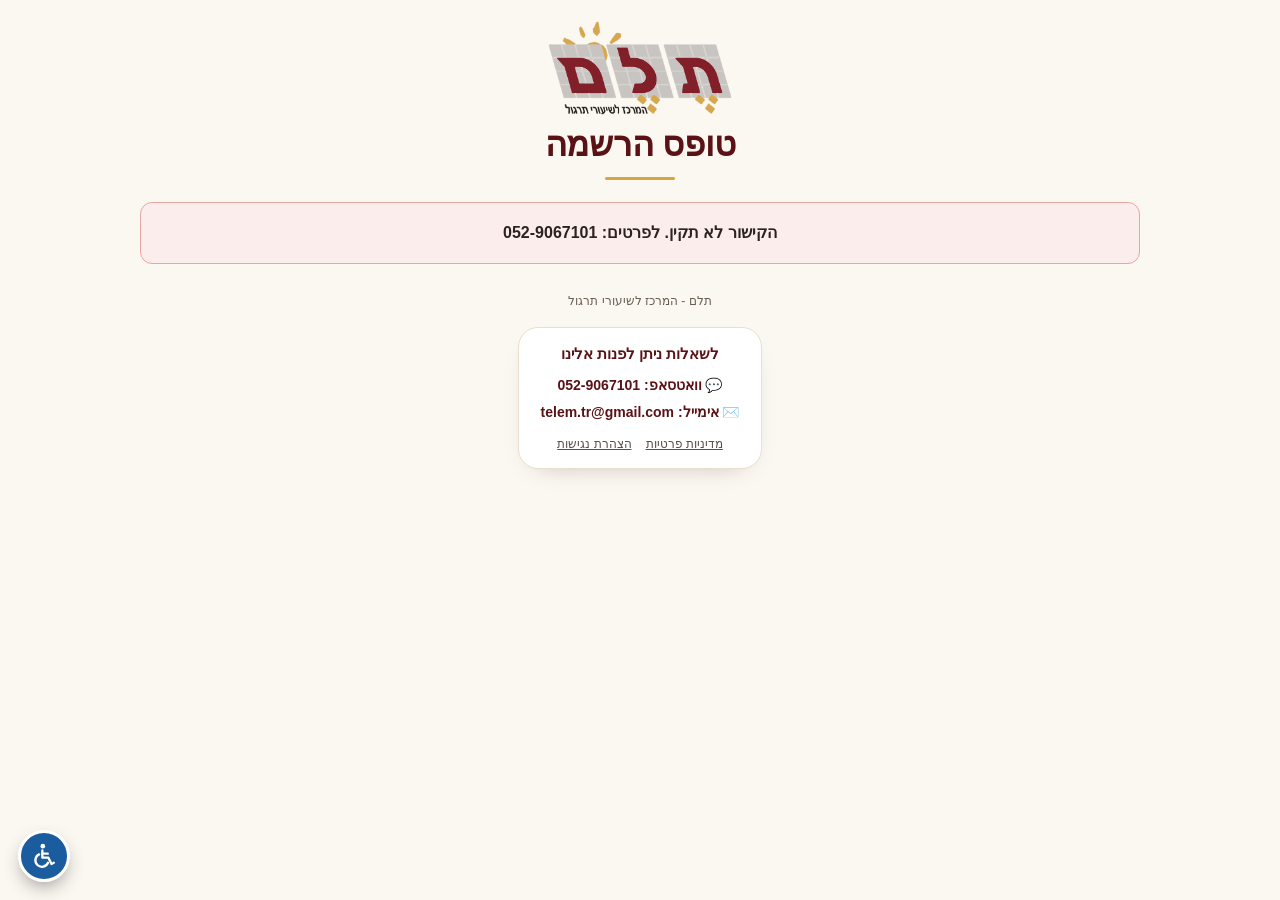
<file: sign.html>
<!DOCTYPE html>
<html data-form="sign" lang="he" dir="rtl">
<head>
<meta charset="UTF-8">
<script>/* אבטחה (כל-17 3.3, 1.11.2026): בלי הטמעה באתר זר – רק באותו אתר (תצוגה מקדימה במערכת הניהול) */(function(){var ok=true;try{ok=window.top===window.self||window.top.location.origin===location.origin;}catch(e){ok=false;}if(!ok){document.documentElement.style.display="none";throw new Error("framed");}})();</script>
<meta name="viewport" content="width=device-width, initial-scale=1.0">
<meta name="robots" content="noindex, nofollow">
<meta http-equiv="Content-Security-Policy" content="default-src 'self'; script-src 'self' 'unsafe-inline' https://challenges.cloudflare.com https://*.googletagmanager.com; style-src 'self' 'unsafe-inline' https://fonts.googleapis.com; font-src https://fonts.gstatic.com; img-src 'self' data: https://*.google-analytics.com https://*.googletagmanager.com; connect-src 'self' https://oulivucqbpmbavbavfvy.supabase.co https://*.google-analytics.com https://*.analytics.google.com https://*.googletagmanager.com; form-action 'self'; frame-src https://challenges.cloudflare.com; base-uri 'self'; object-src 'none'">
<meta name="referrer" content="strict-origin-when-cross-origin">
<title>תלם - טופס הרשמה</title>
<link rel="preconnect" href="https://fonts.googleapis.com">
<link href="https://fonts.googleapis.com/css2?family=Heebo:wght@400;500;700;800;900&family=Assistant:wght@400;500;600;700&display=swap" rel="stylesheet">
<style>
  /* לוח צבעים: בורדו/זהב של תלם, עם ערכת כהה תואמת */
  :root{
    --bg:#FAF8F5;
    --paper:#FFFFFF;
    --ink:#2B2320;
    --ink-soft:#6B5F55;
    --border:#E5DDD3;
    --accent:#5A1216;
    --accent-light:#8B1E23;
    --gold:#D9A441;
    --gold-deep:#C9A45C;
    --ok:#3F7D4F;
    --error:#B3423F;
    --cat-red:#B3241F;
    --cat-green:#5E9430;
    --cat-blue:#1E7FD1;
    color-scheme: light;
  }
  @media (prefers-color-scheme: dark){
    :root:not([data-theme="light"]){
      --bg:#1C1512;
      --paper:#2A211C;
      --ink:#F3ECE6;
      --ink-soft:#BBA99B;
      --border:#423630;
      --accent:#E2707A;
      --accent-light:#EF8C94;
      --gold:#E3B765;
      --gold-deep:#D9A441;
      --ok:#6CC082;
      --error:#FF8A80;
      --cat-red:#FF8A80;
      --cat-green:#8FD39F;
      --cat-blue:#7EC4FF;
      color-scheme: dark;
    }
  }
  :root[data-theme="dark"]{
    --bg:#1C1512;
    --paper:#2A211C;
    --ink:#F3ECE6;
    --ink-soft:#BBA99B;
    --border:#423630;
    --accent:#E2707A;
    --accent-light:#EF8C94;
    --gold:#E3B765;
    --gold-deep:#D9A441;
    --ok:#6CC082;
    --error:#FF8A80;
    --cat-red:#FF8A80;
    --cat-green:#8FD39F;
    --cat-blue:#7EC4FF;
    color-scheme: dark;
  }




    *{ box-sizing:border-box; }

  body{
    background:var(--bg);
    color:var(--ink);
    font-family:'Assistant', 'Segoe UI', sans-serif;
    direction:rtl;
    padding-inline:16px;
    padding-block:28px 60px;
    line-height:1.5;
    margin:0;
  }

  .wrap{ max-width:560px; margin:0 auto; }

  .brand{ display:flex; justify-content:center; margin-bottom:6px; }
  .brand-logo{ width:100%; max-width:230px; height:auto; display:block; }

  h1{
    text-align:center;
    font-family:'Heebo','Segoe UI',sans-serif;
    font-weight:900;
    font-size:clamp(22px,4.5vw,30px);
    color:var(--accent);
    display:flex;
    align-items:center;
    justify-content:center;
    gap:14px;
    margin:0 0 6px;
    text-wrap:balance;
  }
  h1 .line{ height:2px; width:56px; background:var(--gold-deep); position:relative; flex:0 0 auto; }
  h1 .line::before{ content:''; position:absolute; top:-3px; inset-inline-end:0; width:8px; height:8px; border-radius:50%; background:var(--accent); }
  h1 .line.right::before{ inset-inline-end:auto; inset-inline-start:0; }

  .subtitle{
    text-align:center;
    font-weight:700;
    color:var(--gold-deep);
    letter-spacing:.03em;
    margin-bottom:22px;
    font-size:18px;
  }
  .subtitle #subtitleLocation:not(:empty)::before{ content:" · "; }

  .intro{
    background:var(--paper);
    border:1px solid var(--border);
    border-inline-start:4px solid var(--accent);
    border-radius:12px;
    padding:16px 18px;
    font-size:15px;
    color:var(--ink-soft);
    line-height:1.75;
    margin-bottom:28px;
    display:flex;
    flex-direction:column;
    gap:10px;
  }
  .intro strong{ color:var(--accent); }
  .intro .lock-line{ display:flex; align-items:center; gap:6px; color:var(--accent); font-weight:700; }

  fieldset{
    border:none;
    margin:0 0 26px;
    padding:0;
    min-width:0;
  }
  legend{
    font-family:'Heebo',sans-serif;
    font-weight:800;
    font-size:17px;
    color:var(--accent);
    padding:0 0 12px;
    width:100%;
    border-bottom:2px solid var(--border);
    margin-bottom:16px;
  }

  .row{ display:grid; grid-template-columns:1fr 1fr; gap:14px; }
  @media (max-width:520px){ .row{ grid-template-columns:1fr; } }

  .field{ display:flex; flex-direction:column; gap:6px; margin-bottom:14px; }
  .field label{ font-weight:700; font-size:14.5px; color:var(--ink); }
  .field label .req{ color:var(--accent); margin-inline-start:2px; }
  .field .hint{ font-size:12.5px; color:var(--ink-soft); font-weight:500; }

  input[type=text], input[type=email], input[type=tel], select, textarea{
    font-family:inherit;
    font-size:16px;
    padding:11px 12px;
    border-radius:10px;
    border:1.5px solid var(--border);
    background:var(--paper);
    color:var(--ink);
    width:100%;
    transition:border-color .15s;
  }
  select{
    appearance:none;
    background-image:url("data:image/svg+xml,%3Csvg xmlns='http://www.w3.org/2000/svg' width='14' height='9'%3E%3Cpath d='M1 1l6 6 6-6' stroke='%235A1216' stroke-width='2' fill='none' stroke-linecap='round' stroke-linejoin='round'/%3E%3C/svg%3E");
    /* גרסה לערכה כהה (אותו חץ, קו בהיר יותר כדי לשמור על קונטרסט) מוגדרת למטה */
    background-repeat:no-repeat;
    background-position:left 12px center;
    padding-inline-start:34px;
  }

  @media (prefers-color-scheme: dark){
    :root:not([data-theme="light"]) select{
      background-image:url("data:image/svg+xml,%3Csvg xmlns='http://www.w3.org/2000/svg' width='14' height='9'%3E%3Cpath d='M1 1l6 6 6-6' stroke='%23F3ECE6' stroke-width='2' fill='none' stroke-linecap='round' stroke-linejoin='round'/%3E%3C/svg%3E");
    }
  }
  [data-theme="dark"] select{
    background-image:url("data:image/svg+xml,%3Csvg xmlns='http://www.w3.org/2000/svg' width='14' height='9'%3E%3Cpath d='M1 1l6 6 6-6' stroke='%23F3ECE6' stroke-width='2' fill='none' stroke-linecap='round' stroke-linejoin='round'/%3E%3C/svg%3E");
  }
  input:focus, select:focus{
    outline:none;
    border-color:var(--accent-light);
    box-shadow:0 0 0 3px rgba(90,18,22,.12);
  }

  .error-msg{ font-size:12.5px; color:var(--error); font-weight:700; min-height:15px; display:none; }
  .field.invalid .error-msg{ display:block; }
  .field.invalid input, .field.invalid select{ border-color:var(--error); }

  .track-info{
    border-radius:10px;
    padding:16px 18px;
    margin:4px 0 20px;
    background:var(--paper);
    border:1px solid var(--border);
    border-inline-start:5px solid var(--track-color, var(--ink-soft));
    color:var(--ink);
    font-size:13.5px;
    line-height:1.7;
    text-align:right;
    box-shadow:0 1px 3px rgba(0,0,0,0.08);
  }
  .track-info.empty{ min-height:190px; display:flex !important; align-items:center; justify-content:flex-start; border-style:dashed; border-inline-start-width:1px; box-shadow:none; background:transparent; }
  .track-info.empty .track-info-title{ color:var(--ink-soft); font-weight:600; font-size:14px; margin:0; }
  .track-info.red{ --track-color:var(--cat-red); }
  .track-info.green{ --track-color:var(--cat-green); }
  .track-info.blue{ --track-color:var(--cat-blue); }
  .track-info-title{ font-family:'Heebo',sans-serif; font-weight:800; font-size:15.5px; margin-bottom:10px; color:var(--track-color, var(--ink)); }
  .track-info-body{ margin-bottom:10px; }
  .track-info-label{ font-weight:800; margin:0 0 4px; color:var(--track-color, var(--ink)); }
  .track-info-list{
    list-style:disc;
    margin:0 0 10px;
    padding-inline-start:20px;
    text-align:start;
  }
  .track-info-list li{ margin:2px 0; }
  .track-info-list b{ font-weight:800; }
  .track-info-prices{ margin-bottom:6px; }
  .track-info-note{ font-size:12.5px; opacity:.95; }
  .track-info-note .track-info-list{ margin-bottom:0; }

  .amount-row{
    display:flex;
    justify-content:space-between;
    align-items:center;
    background:var(--bg);
    border:1px solid var(--border);
    border-radius:10px;
    padding:12px 14px;
    margin:6px 0 0;
    font-size:14px;
  }
  .amount-row strong{ font-size:18px; color:var(--accent); }
  .amount-row strong{ white-space:nowrap; }
  .amount-breakdown{ margin:6px 0 0; }
  .amount-breakdown:empty{ display:none; }
  .bd-row{ display:flex; justify-content:space-between; gap:12px; padding:5px 14px; font-size:13.5px; color:var(--ink-soft); }
  .bd-row + .bd-row{ border-top:1px dashed var(--border); }
  .bd-row b{ color:var(--ink); font-weight:600; white-space:nowrap; }
  .amount-row-recur{ margin-bottom:20px; }
  .amount-row-recur strong{ font-size:18px; }

  .pay-phone{ background:#FBF5E8; border:1.5px solid #E2C98F; border-radius:10px; padding:10px 12px; margin-bottom:10px; }
  .consent{
    display:flex;
    align-items:flex-start;
    gap:8px;
    margin-top:6px;
    font-size:13px;
    color:var(--ink-soft);
  }
  .consent input{ margin-top:3px; }
  .consent .error-msg{ color:var(--error); }

  .terms-box{
    background:var(--bg);
    border:1px solid var(--border);
    border-radius:10px;
    padding:14px 16px;
    margin:20px 0 10px;
    font-size:12.5px;
    line-height:1.7;
    color:var(--ink-soft);
    max-height:260px;
    overflow-y:auto;
    text-align:start;
  }
  .terms-box h4{
    font-family:'Heebo',sans-serif;
    font-weight:800;
    font-size:14px;
    color:var(--accent);
    margin:14px 0 6px;
  }
  .terms-box h4:first-child{ margin-top:0; }
  .terms-box p{ margin:5px 0; }
  .terms-box ol{ padding-inline-start:20px; margin:4px 0; }
  .terms-box li{ margin:3px 0; }

  .submit-wrap{ text-align:center; margin-top:30px; }
  button#submitBtn{
    font-family:'Heebo',sans-serif;
    font-weight:800;
    font-size:17px;
    color:#fff;
    background:var(--accent);
    border:none;
    border-radius:999px;
    padding:15px 42px;
    cursor:pointer;
    box-shadow:0 4px 14px rgba(90,18,22,.25);
    transition:transform .12s, background .12s;
    width:100%;
    max-width:320px;
  }
  button#submitBtn:hover{ background:var(--accent-light); }
  button#submitBtn:active{ transform:scale(.98); }
  button#submitBtn:disabled{ opacity:.55; cursor:not-allowed; }

  .form-error{
    text-align:right; color:var(--error); font-weight:700; font-size:14px;
    margin-top:14px; min-height:18px;
  }

  footer{ text-align:center; margin-top:34px; font-size:12px; color:var(--ink-soft); opacity:.85; line-height:1.9; }
  footer .contact{ font-size:13px; }
  footer a{ color:var(--maroon); font-weight:700; text-decoration:none; }


  [hidden]{ display:none !important; }
  select.locked{ background-image:none !important; opacity:1; background-color:var(--bg); color:var(--ink); font-weight:700; cursor:not-allowed; }
  .lock-note{ font-size:12.5px; color:var(--ink-soft); margin-top:4px; }
  .preview-banner{ position:sticky; top:0; z-index:50; background:#C9A45C; color:#2B2320; font-weight:800; text-align:center; padding:8px 12px; font-size:14px; }
  /* חתימה */
  .sig-wrap{ margin-top:12px; }
  .sig-wrap .sig-lbl{ font-weight:700; font-size:14px; margin-bottom:6px; display:block; }
  .sig-box{ position:relative; border:1.5px dashed var(--border); border-radius:10px; background:#fff; touch-action:none; }
  .sig-box canvas{ display:block; width:100%; height:120px; border-radius:10px; cursor:crosshair; touch-action:none; }
  .sig-box .sig-ph{ position:absolute; inset:0; display:flex; align-items:center; justify-content:center; color:#9a8f86; font-size:14px; pointer-events:none; }
  .sig-box.signed .sig-ph{ display:none; }
  .sig-box.signed{ border-style:solid; border-color:var(--ok); }
  .sig-tools{ display:flex; justify-content:space-between; align-items:center; margin-top:6px; font-size:13px; color:var(--ink-soft); }
  .sig-tools button{ background:none; border:1px solid var(--border); border-radius:8px; padding:4px 12px; font:inherit; color:var(--ink); cursor:pointer; }
  .hp-field{ position:absolute !important; width:1px; height:1px; overflow:hidden; clip-path:inset(50%); white-space:nowrap; opacity:0; pointer-events:none; }
  /* ===== תלם 5.19.46: עיצוב חדש לטפסים - קרם, בורדו וזהב (כמו מסך המאגר). רק מראה, בלי שינוי בלוגיקה ===== */
  /* רק במצב בהיר (במצב כהה של הטלפון - נשאר העיצוב הכהה הקיים) */
  @media not all and (prefers-color-scheme: dark){
  @media not all and (prefers-color-scheme: dark){
    :root:not([data-theme="dark"]){ --bg:#FBF8F3; --border:#E6E0D8; --hl:#C9A45C; --ink-dark:#2E1C19; }
  }
  :root[data-theme="light"]{ --bg:#FBF8F3; --border:#E6E0D8; --hl:#C9A45C; --ink-dark:#2E1C19; }
  .wrap{ max-width:600px; }
  h1{ display:block; width:fit-content; margin:4px auto 10px; padding:0 8px; color:var(--ink-dark, var(--ink)); }
  h1 .line{ display:none; }
  .subtitle{ display:table; margin:0 auto 22px; background:var(--accent); color:#fff; border-radius:999px; padding:7px 22px; font-size:17px; letter-spacing:0; }
  .intro{ border-radius:18px; border:1px solid var(--border); border-inline-start:5px solid var(--accent); box-shadow:0 1px 3px rgba(60,30,20,.05); }
  fieldset{ background:var(--paper); border:1px solid var(--border); border-radius:20px; padding:18px 20px 8px; margin-bottom:18px; box-shadow:0 1px 3px rgba(60,30,20,.05); }
  legend{ float:right; width:100%; border-bottom:none; padding:0 0 4px; margin-bottom:14px; font-size:18px; }
  legend::after{ content:""; display:block; width:36px; height:3px; border-radius:5px; background:var(--hl, var(--gold)); margin-top:6px; }
  legend + *, fieldset > *:not(legend){ clear:both; }
  input[type=text], input[type=email], input[type=tel], select, textarea{ border-radius:12px; }
  input[type=text]:focus, input[type=email]:focus, input[type=tel]:focus, select:focus, textarea:focus{ border-color:var(--gold-deep); box-shadow:0 0 0 3px rgba(90,18,22,.12); outline:none; }
  .track-info{ border-radius:16px; }
  .terms-box{ border-radius:16px; }
  button#submitBtn{ box-shadow:0 6px 18px rgba(90,18,22,.22); }
  /* שדה שנקבע בקישור (נעול) - רקע בהיר, כיתוב רגיל (לא מודגש) */
  select.locked, input.locked, select:disabled, input:disabled{ background-color:#F8F6F3 !important; color:var(--ink) !important; font-weight:600 !important; box-shadow:none; }
  .lock-note::before{ content:"🔒 "; font-size:11px; }
  .terms-box{ background:var(--paper); }
  .amount-breakdown{ background:var(--paper); border:1px solid var(--border); border-radius:14px; padding:4px 0; margin-bottom:8px; }
  .amount-row{ background:var(--paper); border-radius:14px; }
  .amount-row:not(.amount-row-recur){ background:var(--paper); border-color:var(--accent); border-width:1.5px; }
  .sig-box{ border-radius:14px; }
  .pm-lock{ display:flex; gap:6px; align-items:flex-start; margin:8px 0 2px; font-size:13px; color:var(--accent); font-weight:700; }
  #pmOpts[hidden] ~ .pm-lock{ display:none; }
  :root{ --bg:#FBF8F3; } body{ background:#F8F4ED; }
  /* תלם 5.19.46: הטופס בחלקים ממוספרים (כמו המרתון) */
  form{ counter-reset:step; }
  fieldset > legend, .sec-card > .sec-h{ display:flex; align-items:center; gap:10px; }
  fieldset > legend::before, .sec-card > .sec-h::before{ counter-increment:step; content:counter(step); flex:0 0 auto; width:28px; height:28px; border-radius:50%; background:var(--accent); color:#fff; display:grid; place-items:center; font-size:14px; font-weight:800; font-family:'Heebo',sans-serif; }
  fieldset > legend::after{ display:none !important; } fieldset > legend{ border-bottom:1px solid var(--border); padding-bottom:12px !important; }
  .sec-card > .sec-h{ border-bottom:1px solid var(--border); padding-bottom:12px; }
  .sec-card{ background:var(--paper); border:1px solid var(--border); border-radius:20px; padding:18px 20px 14px; margin-bottom:18px; box-shadow:0 1px 3px rgba(60,30,20,.05); }
  .sec-card > .sec-h{ font-family:'Heebo',sans-serif; font-weight:800; font-size:18px; color:var(--accent); margin-bottom:16px; flex-wrap:wrap; }

  .sec-card .terms-box{ background:#FBF9F5; }
  @media (min-width:900px){ .wrap{ max-width:640px; } }
  /* הלקוחה: השדות למילוי ברקע אפור-בהיר, שדה שנקבע בקישור (עיר) - לבן */
  input[type=text], input[type=email], input[type=tel], input[type=number], select, textarea{ background-color:#FFFAEE; border-color:#EADFC8; }
  input[type=text]:focus, input[type=email]:focus, input[type=tel]:focus, select:focus, textarea:focus{ background-color:#fff; }
  select.locked, input.locked, select:disabled, input:disabled, input.ro-val, input[readonly]{ background-color:#fff !important; border-color:var(--border) !important; color:var(--ink) !important; font-weight:600 !important; }
  /* הלוגו בלי "מסגרת" לבנה - הרקע הלבן של התמונה מתמזג ברקע הדף */
  @media not all and (prefers-color-scheme: dark){ :root:not([data-theme="dark"]) .brand-logo{ mix-blend-mode:multiply; } }
  :root[data-theme="light"] .brand-logo{ mix-blend-mode:multiply; }

  }
  @media not all and (prefers-color-scheme: dark){
    /* מסגרת פנימית בתוך כרטיס - תמיד עם שוליים */
    fieldset .track-info, fieldset .ti-box, fieldset .terms-box, .sec-card .terms-box, fieldset .amount-row, fieldset .pm-only{ margin-inline:0; }
    .ti-box, .track-info{ padding:14px 16px !important; }
  }
  /* ===== תלם 5.19.46 (המשך): מסגרת בורדו לכל חלק, רקע ניטרלי, ריווח צפוף, שני שדות בשורה גם בנייד, שורה צהובה מתחת לכותרת ===== */
  @media not all and (prefers-color-scheme: dark){
    :root{ --bg:#FAF8F5; } body{ background:#FAF8F5 !important; padding-inline:10px !important; padding-top:18px !important; }
    fieldset, .sec-card{ border:1.5px solid var(--accent) !important; box-shadow:none !important; margin-bottom:10px !important; padding:14px 14px 4px !important; border-radius:16px !important; }
    .sec-card{ padding-bottom:12px !important; }
    fieldset > legend, .sec-card > .sec-h{ border-bottom-color:#E9DCDC !important; margin-bottom:10px !important; padding-bottom:10px !important; }
    .field{ margin-bottom:10px; }
    input[type=text], input[type=email], input[type=tel], input[type=number], select, textarea{ background-color:#FAF8F5 !important; border-color:#E3DDD4 !important; }
    input[type=text]:focus, input[type=email]:focus, input[type=tel]:focus, select:focus, textarea:focus{ background-color:#fff !important; }
    select.locked, input.locked, select:disabled, input:disabled, input.ro-val, input[readonly]{ background-color:#fff !important; }
  }
  .row{ grid-template-columns:1fr 1fr !important; gap:10px !important; }
  @media (max-width:520px){ .field label{ font-size:13.5px; } input[type=text], input[type=email], input[type=tel], select{ font-size:15px; padding-inline:10px; } }
  .row > .field:last-child:nth-child(odd){ grid-column:1 / -1; }
  /* 5.19.58: קישור מהיר */
  .quick-box{ margin:6px 0 10px; } .q-card{ background:#fff; border:1.5px solid var(--accent, #8B1E23); border-radius:14px; padding:6px 16px; }
  .q-row{ display:flex; justify-content:space-between; gap:12px; padding:10px 0; font-size:15.5px; } .q-row + .q-row{ border-top:1px solid #EEE7DF; }
  .q-row span{ color:#6B5F55; } .q-row.q-amt b{ font-size:20px; color:var(--accent, #8B1E23); } .q-row small{ font-weight:400; color:#6B5F55; }
  .q-go{ display:block; width:100%; margin:14px 0 8px; padding:14px; border:0; border-radius:12px; background:var(--accent, #8B1E23); color:#fff; font:inherit; font-size:17px; font-weight:800; cursor:pointer; }
  .q-go:disabled{ opacity:.7; cursor:default; } .q-err{ color:#A33A35; margin-top:10px; font-weight:600; } .q-lock{ color:#6B5F55; font-size:13px; text-align:center; }
  .recur-sub{ display:block; font-size:12.5px; color:#6B5F55; font-weight:400; margin-top:3px; line-height:1.45; }
  #recurRow{ align-items:flex-start; gap:12px; } #recurRow strong{ white-space:nowrap; } .q-row b{ text-align:left; }

  /* טופס חתימה – כרטיס פרטים לקריאה בלבד, כמו בשאר הטפסים */
  html body #fieldsBox .row{ display:grid !important; grid-template-columns:1fr 1fr !important; gap:8px 10px !important; }
  html body #fieldsBox .row:has(> .field:only-child){ grid-template-columns:1fr !important; }
  html body #fieldsBox .field{ margin:0 0 6px !important; }
  html body #fieldsBox .field > label{ margin-bottom:2px !important; font-size:13px !important; }
  #fieldsBox .ro-box{ background:#F6F1E7; border:1px solid #EAE0CE; border-radius:12px; padding:8px 11px; font-size:15px; font-weight:700; color:#2B2320; min-height:20px; line-height:1.35; word-break:break-word; }
  html body .sg-card{ background:#FBF6EC; border-radius:16px; padding:4px 16px; margin-top:6px; }
  html body .sg-card .sg-row{ display:flex !important; flex-direction:row !important; justify-content:space-between; align-items:baseline; gap:14px; padding:11px 0 !important; margin:0 !important; }
  html body .sg-card .sg-row + .sg-row{ border-top:1px solid #EFE4CF; }
  html body .sg-card .sg-row > label{ padding:0 !important; margin:0 !important; color:#6B5F55 !important; font-weight:600 !important; font-size:14.5px !important; }
  html body .sg-card .sg-row > b{ font-size:16px; color:#2B2320; text-align:left; }
  .sg-hid{ display:none !important; }
  .sg-note{ font-size:13px; color:#6B5F55; margin:10px 4px 4px; } .sg-note a{ color:#5A1216; font-weight:700; }
  .intro .sg-sub{ font-size:14px; margin-top:6px; opacity:.85; }
  /* נועה 10.11: בתנאים תמיד גלילה */
</style>
<style>
  .ro-val{ background:#F6F1E7 !important; color:#2B2320 !important; font-weight:700; }
  .done-box{ background:#EEF7EA; border:1.5px solid #9BC98A; border-radius:12px; padding:18px; text-align:center; font-size:17px; font-weight:700; }
  .bad-box{ background:#FBEDEC; border:1.5px solid #E4A8A3; border-radius:12px; padding:18px; text-align:center; font-size:16px; font-weight:700; }
  .disclaimer{ font-weight:800; font-size:15.5px; text-align:center; margin:14px 0 6px; color:#2B2320; }
  .ti-box{ border:1.5px solid #E2C98F; background:#FBF5E8; border-radius:12px; padding:12px 14px; margin-bottom:10px; }
  .ti-box h3{ margin:0 0 4px; font-size:16px; } .ti-box p{ margin:0 0 6px; font-size:14.5px; } .ti-box ul{ margin:0; padding-inline-start:18px; font-size:14.5px; }
  .preview-banner{ position:sticky; top:0; z-index:50; background:#C9A45C; color:#2B2320; font-weight:800; text-align:center; padding:8px 12px; font-size:14px; }

  /* 5.19.55 (הלקוחה): שדות שהדפדפן מילא אוטומטית - בלי הרקע הכחול, באותו צבע כמו שאר השדות */
  input:-webkit-autofill, input:-webkit-autofill:hover, input:-webkit-autofill:focus, textarea:-webkit-autofill, select:-webkit-autofill{
    -webkit-box-shadow:0 0 0 1000px var(--af-bg, #FAF8F5) inset !important; box-shadow:0 0 0 1000px var(--af-bg, #FAF8F5) inset !important;
    -webkit-text-fill-color:currentColor !important; transition:background-color 99999s ease 0s; }
  input:-webkit-autofill:focus{ --af-bg:#fff; }
  input:autofill{ background-color:var(--af-bg, #FAF8F5) !important; }
  @media (prefers-color-scheme: dark){ input:-webkit-autofill, textarea:-webkit-autofill, select:-webkit-autofill{ --af-bg:var(--card, #2a2522); } }
  /* 5.19.55: שדה חסר / לא תקין - מסגרת אדומה בולטת והודעה גדולה יותר */
  .field.invalid input, .field.invalid select, .field.invalid textarea{ border:1.5px solid #C9554F !important; }   /* הלקוחה: פחות אדום - רק מסגרת */
  .field.invalid .error-msg, .consent .error-msg:not(:empty), #sigError:not(:empty){ font-size:13.5px !important; font-weight:700 !important; color:#B8463F !important; margin-top:4px; }
  .field.invalid .error-msg::before{ content:"⚠ "; }

  /* ===== 5.19.83 (נועה): שדות לבנים כמו במערכת הניהול – לא שמנת. פינות 8, גובה 44 בכל הטפסים ===== */
  @media not all and (prefers-color-scheme: dark){
    :is(input[type=text], input[type=email], input[type=tel], input[type=number], input[type=date], select, textarea):not(.field.invalid *){ background-color:#fff !important; border:1.5px solid #E5DDD3 !important; }
    :is(input[type=text], input[type=email], input[type=tel], input[type=number], input[type=date], select, textarea):not(.field.invalid *):focus{ border-color:#C9A45C !important; box-shadow:0 0 0 3px rgba(90,18,22,.10) !important; outline:none; }
    input:-webkit-autofill, textarea:-webkit-autofill, select:-webkit-autofill{ --af-bg:#fff; }
    input:autofill{ --af-bg:#fff; }
  }
  :is(input[type=text], input[type=email], input[type=tel], input[type=number], input[type=date], select, textarea){ border-radius:8px !important; }
  :is(input[type=text], input[type=email], input[type=tel], input[type=number], input[type=date], select){ min-height:44px !important; height:44px; padding-block:8px !important; box-sizing:border-box; }

  /* 5.19.84 (נועה): שדה נעול / לקריאה בלבד – דהוי: מסגרת חלשה מאוד, טקסט אפור, בלי רקע ובלי חץ */
  body .field :is(select.locked, input.locked, select:disabled, input:disabled, input.ro-val, input[readonly]):not(.q1):not(.q2):not(.q3){
    background-color:transparent !important; background-image:none !important; border:1.5px solid #EFEAE3 !important; box-shadow:none !important;
    color:#6B5F55 !important; -webkit-text-fill-color:#6B5F55; font-weight:400 !important; opacity:1; cursor:default; }

  /* 5.19.84 (נועה): רקע הדף כמו במערכת הניהול – המסגרות הלבנות בולטות עליו */
  @media not all and (prefers-color-scheme: dark){ body{ background:#F6F3EF !important; } }


  /* ===== 5.19.84 (נועה): כל הטפסים בעיצוב של טופס המרתון (המרתון = הטופס שסגרנו) ===== */
  .intro{ background:var(--paper) !important; border:1px solid var(--accent) !important; border-radius:16px !important; box-shadow:none !important;
    padding:14px 14px 12px !important; margin:0 0 10px !important; font-size:15.5px; line-height:1.7; color:var(--ink); }
  fieldset, .sec-card{ border-width:1px !important; }
  fieldset > legend, .sec-card > .sec-h{ font-size:17.5px !important; font-weight:800; color:var(--accent); padding-bottom:12px !important; margin-bottom:10px !important; }
  fieldset > legend::before, .sec-card > .sec-h::before{ width:26px !important; height:26px !important; font-size:13.5px !important; }
  .field > label, .field label{ font-size:14px !important; font-weight:700; color:var(--ink-soft) !important; }
  @media (max-width:520px){ .field > label, .field label{ font-size:13.5px !important; } }
  .amount-row:not(.amount-row-recur){ background:linear-gradient(135deg, rgba(90,18,22,.07), rgba(217,164,65,.10)) !important; border:1px solid rgba(90,18,22,.35) !important;
    border-radius:14px !important; padding:14px 16px !important; }
  .amount-row:not(.amount-row-recur) span{ font-weight:800; font-size:16px; color:var(--accent); } .amount-row:not(.amount-row-recur) strong{ font-size:22px !important; font-weight:900; color:var(--accent); }
  .amount-row-recur{ border-radius:14px !important; padding:12px 16px !important; }
  .consents-box{ background:#FAF8F5 !important; border:1px solid #E6E0D8 !important; border-radius:14px !important; padding:12px 14px !important; margin:10px 0 4px !important; display:grid !important; gap:10px; }
  .consents-box .consent, .consent{ margin:0 !important; font-size:14px !important; color:var(--ink) !important; line-height:1.55; cursor:pointer; gap:8px; }
  .consents-box .consent input, .consent input[type=checkbox]{ width:20px; height:20px; flex:0 0 auto; margin-top:1px !important; }
  .consents-box .error-msg:empty{ display:none; }
  .terms-box{ background:#FAF8F5 !important; border:1px solid #E6E0D8 !important; border-radius:12px !important; padding:14px 16px !important; margin:16px 0 10px !important;
    font-size:12.5px; color:var(--ink-soft); max-height:190px; }
  .sig-box{ background:#FDFBF8 !important; border:1px dashed #E6E0D8 !important; border-radius:14px !important; }
  .pm-title{ font-family:'Heebo',sans-serif; font-size:16px; font-weight:800; color:var(--ink); margin:16px 0 6px; }
  .submit-wrap{ margin-top:22px !important; }
  button#submitBtn{ background:linear-gradient(160deg, #8B1E23, #5A1216) !important; font-size:16.5px !important; padding:15px 14px !important; max-width:380px !important; width:100%;
    box-shadow:0 8px 22px rgba(90,18,22,.28) !important; border-radius:999px; }
  footer{ margin-top:26px !important; }
  /* מחשב – רוחב כמו בטופס המרתון */
  @media (min-width:900px){
    body{ padding-inline:28px; } .wrap{ max-width:1000px !important; }
    button#submitBtn{ font-size:18px !important; padding:16px 24px !important; }
    .field > label, .field label{ font-size:14px !important; }
  }

  /* ===== 5.19.84 (נועה): כמו במערכת – שם השדה צמוד לשדה ומיושר לטקסט שבתוכו; כוכבית חובה באדום ===== */
  .field > label, .field > .field-title{ display:block; padding-inline-start:11px !important; margin-bottom:-3px !important; line-height:1.3; }
  .sig-lbl, .pm-title{ padding-inline-start:0; }
  :is(input[type=text], input[type=email], input[type=tel], input[type=number], input[type=date], select){ padding-inline:10px !important; }
  select{ padding-inline-end:36px !important; }
  .req, label .req, .sig-lbl .req{ color:#B3241F !important; font-weight:800; }
</style>
<link rel="stylesheet" href="site-look.css?v=8"><script src="site-look.js?v=12"></script><!-- עיצוב אחיד כמו באתר (נועה 23.10) -->
<link rel="icon" type="image/png" href="favicon.png?v=1">
</head>
<body>
<div class="wrap">
  <div class="brand"><img class="brand-logo" src="[data-uri]" alt="תלם - המרכז לשיעורי תרגול"></div>
  <h1><span class="line"></span> <span data-t="sg.brand">תלם - המרכז לשיעורי תרגול</span> <span class="line right"></span></h1>
  <div class="subtitle">טופס הרשמה</div><!-- נועה 4.11: להורה – "טופס הרשמה" (אצלנו: אישור תנאי התקשרות) -->
  <div id="loadBox" class="intro"><div>טוען את הטופס...</div></div>
  <div id="introBox" class="intro" hidden></div>
  <form id="payForm" novalidate hidden>
    <div class="top-error form-error" id="topError" style="display:none;"></div>
    <div id="fieldsBox"></div>
    <div class="sg-note" data-t="sg.note">ניתן לעדכן או להשלים את הפרטים. לשינוי בקורס, במסלול או בבית הספר נא לפנות אלינו בוואטסאפ: <a href="https://wa.me/972529067101">052-9067101</a></div>
    <section class="sec-card"><div class="sec-h" data-t="sg.terms_h">תנאי ההתקשרות</div>
      <div class="terms-box" id="termsBox" tabindex="0" role="region" aria-label="תנאי ההתקשרות"><p>טוען את התנאים...</p></div>
    </section>
    <section class="sec-card" id="ackCard"><div class="sec-h" data-t="sg.ack_h">אישור וחתימה</div>
      <div class="consents-box">
      <label class="consent" id="field-terms">
        <input type="checkbox" id="f-terms" required>
        <span id="termsText">קראתי את תנאי ההתקשרות המפורטים למעלה ואת <a href="https://www.telem-tr.co.il/%D7%9E%D7%93%D7%99%D7%A0%D7%99%D7%95%D7%AA-%D7%A4%D7%A8%D7%98%D7%99%D7%95%D7%AA" target="_blank" rel="noopener">מדיניות הפרטיות</a>, ואני מסכים/ה להם.</span>
      </label>
      <div class="error-msg" id="termsError"></div>
      <label class="consent" id="field-consent">
        <input type="checkbox" id="f-consent" required>
        <span id="consentText" data-t="sg.consent">אני מאשר/ת שהפרטים נכונים.</span>
      </label>
      <div class="error-msg" id="consentError"></div>
      </div>
      <div class="sig-wrap" id="field-signature">
        <span class="sig-lbl"><span data-t="sg.sig">חתימת ההורה</span> <span class="req">*</span></span>
        <div class="sig-box" id="sigBox"><canvas id="sigCanvas" aria-label="משטח חתימה"></canvas><div class="sig-ph" data-t="sg.sig_ph">נא לחתום כאן באמצעות האצבע או העכבר</div></div>
        <div class="sig-tools"><span id="sigHint" data-t="sg.sig_hint">החתימה נשמרת יחד עם הטופס.</span><button type="button" id="sigClear" data-t="sg.clear">ניקוי</button></div>
        <div class="error-msg" id="sigError"></div>
      </div>
      <div class="submit-wrap"><button type="submit" id="submitBtn" disabled data-t="sg.submit">אישור ושליחה</button></div><!-- נועה 3.11: הכפתור בתוך הכרטיס האחרון, כמו במרתון -->
    </section>
    <div class="hp-field" aria-hidden="true"><label>אתר <input type="text" id="f-website" name="website" tabindex="-1" autocomplete="off"></label></div>
  </form>
  <div id="doneBox" hidden></div>

  <footer><span data-t="sg.foot">תלם - המרכז לשיעורי תרגול</span><br>
    <span class="contact"><span data-t="sg.foot_tel">טלפון:</span> <a href="tel:0529067101">052-9067101</a> <span data-t="sg.foot_mail">· אימייל:</span> <a href="mailto:telem.tr@gmail.com">telem.tr@gmail.com</a></span></footer>
</div>
<script src="texts.js?v=3"></script>
<script>
// תלם – טופס אישור תנאים וחתימה (קישור אישי מהכרטיס במערכת הניהול; קובץ 135). התנאים – אותו נוסח כמו בטופס ההרשמה (נערך ב"נוסחי טפסים" ← טופס הרשמה).
(function(){
"use strict";
const CONFIG = {
    supabase: {
      url: "https://oulivucqbpmbavbavfvy.supabase.co",
      anonKey: "sb_publishable_M8wEF2-9fXMmX0U97nfENw_AfZw9wNz"
    }
};
const $ = (id) => document.getElementById(id);
const Q = new URLSearchParams(location.search), CODE = (Q.get("c") || "").trim().slice(0, 100), PREVIEW = Q.get("preview") === "1";
if (PREVIEW) { const pb = document.createElement("div"); pb.className = "preview-banner"; pb.textContent = "תצוגה מקדימה - שום דבר לא נשמר"; document.body.insertBefore(pb, document.body.firstChild); }
const submitBtn = $("submitBtn"), topError = $("topError");
$("f-consent").addEventListener("change", updateSubmitAvailability);
$("f-terms").addEventListener("change", updateSubmitAvailability);
  // ----------------------------------------------------------------
  // חתימה באצבע / בעכבר
  // ----------------------------------------------------------------
  const sigCanvas = document.getElementById("sigCanvas"), sigBox = document.getElementById("sigBox");
  const sigCtx = sigCanvas.getContext("2d");
  var sigHas = false, sigDrawing = false, sigLast = null;
  function sigResize(){
    const r = sigCanvas.getBoundingClientRect(), dpr = window.devicePixelRatio || 1;
    const old = sigHas ? sigCanvas.toDataURL() : null;
    sigCanvas.width = Math.round(r.width * dpr); sigCanvas.height = Math.round(r.height * dpr);
    sigCtx.setTransform(dpr, 0, 0, dpr, 0, 0);
    sigCtx.lineWidth = 2.4; sigCtx.lineCap = "round"; sigCtx.lineJoin = "round"; sigCtx.strokeStyle = "#1b1b1b";
    if (old) { const im = new Image(); im.onload = () => sigCtx.drawImage(im, 0, 0, r.width, r.height); im.src = old; }
  }
  function sigPos(e){ const r = sigCanvas.getBoundingClientRect(); return { x: e.clientX - r.left, y: e.clientY - r.top }; }
  sigCanvas.addEventListener("pointerdown", function(e){ e.preventDefault(); sigCanvas.setPointerCapture(e.pointerId); sigDrawing = true; sigLast = sigPos(e);
    sigCtx.beginPath(); sigCtx.arc(sigLast.x, sigLast.y, 1.1, 0, Math.PI * 2); sigCtx.fillStyle = "#1b1b1b"; sigCtx.fill(); });
  sigCanvas.addEventListener("pointermove", function(e){ if (!sigDrawing) return; e.preventDefault(); const p = sigPos(e);
    sigCtx.beginPath(); sigCtx.moveTo(sigLast.x, sigLast.y); sigCtx.lineTo(p.x, p.y); sigCtx.stroke(); sigLast = p;
    if (!sigHas) { sigHas = true; sigBox.classList.add("signed"); document.getElementById("sigError").textContent = ""; updateSubmitAvailability(); } });
  ["pointerup","pointercancel","pointerleave"].forEach(function(ev){ sigCanvas.addEventListener(ev, function(){ sigDrawing = false; }); });
  document.getElementById("sigClear").addEventListener("click", function(){
    sigCtx.clearRect(0, 0, sigCanvas.width, sigCanvas.height); sigHas = false; sigBox.classList.remove("signed"); updateSubmitAvailability(); });
  window.addEventListener("resize", sigResize); sigResize();
  // תמונה קטנה (רוחב עד 600) על רקע לבן, לשמירה
  function signatureImage(){
    if (!sigHas) return null;
    const w = Math.min(600, sigCanvas.width), h = Math.round(sigCanvas.height * w / sigCanvas.width);
    const c = document.createElement("canvas"); c.width = w; c.height = h;
    const x = c.getContext("2d"); x.fillStyle = "#fff"; x.fillRect(0, 0, w, h); x.drawImage(sigCanvas, 0, 0, w, h);
    return c.toDataURL("image/png");
  }
  // ----------------------------------------------------------------
  // PDF של הטופס החתום - נבנה בדפדפן, בלי ספריות חיצוניות.
  // כל עמוד מצויר על קנבס (הדפדפן מסדר עברית ומספרים נכון) ונשמר כ-JPEG בתוך PDF.
  // ----------------------------------------------------------------
  function buildSignedPdf(opts){
    // הכול על עמוד אחד: מציירים על קנבס גבוה בגדלים קומפקטיים, ואז מכווצים (אם צריך) לעמוד A4 אחד
    var W = 1240, H = 1754, M = 70, TALL = 5000, y = M;
    var FONT = getComputedStyle(document.body).fontFamily || "Arial, sans-serif";
    var big = document.createElement("canvas"); big.width = W; big.height = TALL;
    var ctx = big.getContext("2d"); ctx.fillStyle = "#fff"; ctx.fillRect(0, 0, W, TALL);
    ctx.direction = "rtl"; ctx.textAlign = "right"; ctx.textBaseline = "top";
    function wrap(text, font, maxW){
      ctx.font = font; var words = String(text).split(/\s+/), lines = [], cur = "";
      words.forEach(function(w){ var t = cur ? cur + " " + w : w; if (ctx.measureText(t).width > maxW && cur) { lines.push(cur); cur = w; } else cur = t; });
      if (cur) lines.push(cur); return lines;
    }
    function text(t, size, weight, color, indent, gapAfter, lhMul){
      var font = (weight || 400) + " " + size + "px " + FONT, lh = Math.round(size * (lhMul || 1.42));
      wrap(t, font, W - 2 * M - (indent || 0)).forEach(function(line){ ctx.font = font; ctx.fillStyle = color || "#2B2320"; ctx.fillText(line, W - M - (indent || 0), y); y += lh; });
      y += gapAfter || 0;
    }
    function rule(){ ctx.fillStyle = "#E5DDD3"; ctx.fillRect(M, y + 5, W - 2 * M, 2); y += 16; }
    // שדות בשלוש עמודות
    function grid(rows){
      var N = 3, gap = 30, colW = (W - 2 * M - gap * (N - 1)) / N, lw = 150, lf = "700 19px " + FONT, vf = "400 21px " + FONT, lh = 29;
      for (var i = 0; i < rows.length; i += N) {
        var hMax = 1;
        rows.slice(i, i + N).forEach(function(r, k){
          if (!r) return;
          var x = W - M - k * (colW + gap), ll = wrap(r[0], lf, lw - 10), vl = wrap(r[1], vf, colW - lw);
          ll.forEach(function(l, j){ ctx.font = lf; ctx.fillStyle = "#6B5F55"; ctx.fillText(l, x, y + j * lh); });
          vl.forEach(function(l, j){ ctx.font = vf; ctx.fillStyle = "#2B2320"; ctx.fillText(l, x - lw, y + j * lh); });
          hMax = Math.max(hMax, ll.length, vl.length);
        });
        y += hMax * lh + 4;
      }
    }
    // כותרת ממורכזת: לוגו ומתחתיו הפרטים
    function ctext(t, size, weight, color, gapAfter){
      ctx.font = (weight || 400) + " " + size + "px " + FONT; ctx.fillStyle = color; ctx.textAlign = "center";
      ctx.fillText(t, W / 2, y); ctx.textAlign = "right"; y += Math.round(size * 1.42) + (gapAfter || 0);
    }
    if (opts.logo && opts.logo.naturalWidth) {
      var lh0 = 110, lw0 = opts.logo.naturalWidth * lh0 / opts.logo.naturalHeight;
      if (lw0 > 320) { lw0 = 320; lh0 = opts.logo.naturalHeight * lw0 / opts.logo.naturalWidth; }
      ctx.drawImage(opts.logo, (W - lw0) / 2, y, lw0, lh0); y += lh0 + 8;
    }
    ctext("תלם - המרכז לשיעורי תרגול", 32, 800, "#5A1216");
    ctext(opts.title, 24, 700, "#2B2320");
    ctext("טלפון: 052-9067101 · אימייל: telem.tr@gmail.com", 17, 400, "#6B5F55");
    ctext("תאריך ושעת החתימה: " + opts.signedAt, 17, 400, "#6B5F55", 2);
    // סידור השדות בשורות קבועות (כל שורה - מספר העמודות שלה)
    var ORDER = [
      [/^עיר$/, /^בית ספר$/, /^שכב/, /כיתה/],
      [/^מסלול/, /^מקצוע/],
      [/שם פרטי.*תלמיד/, /שם משפחה.*תלמיד/],
      [/^בית ספר$/, /^שכב/],
      [/רמת לימוד מתמטיקה/, /רמת לימוד אנגלית/],
      [/שם פרטי הורה/, /שם משפחה הורה/],
      [/טלפון/, /אימייל/]
    ];
    function arrange(rows){
      var out = [], used = [];
      rows.forEach(function(r){
        if (r[0] === "מספר כיתה") r[0] = "כיתה";
        if (r[0] === "אימייל") r[0] = "אימייל הורה";
        if (r[0] === "מסלול") {
          var v = String(r[1]).replace(/^טופס הרשמה ל[^-–]*[-–]\s*/, "");
          if (/^שני מקצועות/.test(v)) { r[1] = "שני מקצועות"; rows.push(["מקצועות", "מתמטיקה ואנגלית"]); }
          else r[1] = v.replace(/\s*-\s*מתמטיקה או אנגלית/, "").replace(/,\s*מתמטיקה או אנגלית\s*$/, "");
        }
      });
      ORDER.forEach(function(g, gi){
        var row = [];
        if (gi === 0 && !rows.some(function(r){ return /^עיר$/.test(r[0]); })) return;
        g.forEach(function(re){ for (var i = 0; i < rows.length; i++) if (!used[i] && re.test(rows[i][0])) { used[i] = 1; row.push(rows[i]); break; } });
        if (row.length) out.push(row);
      });
      rows.forEach(function(r, i){ if (!used[i]) out.push([r]); });
      return out;
    }
    // כל שורה בתוך מסגרת, עם קו מפריד בין התאים
    function gridRows(lines){
      lines.forEach(function(row){
        var n = row.length, pad = 12, colW = (W - 2 * M) / n;
        var lw = n >= 4 ? (ctx.font = "700 19px " + FONT, Math.max.apply(null, row.map(function(r){ return ctx.measureText(r[0]).width; })) + 26) : 245;
        var lf = "700 19px " + FONT, vf = "400 21px " + FONT, lh = 29, hMax = 1, ty = y + 9;
        var cells = row.map(function(r){ var ll = wrap(r[0], lf, lw - 10), vl = wrap(r[1], vf, colW - lw - 2 * pad); hMax = Math.max(hMax, ll.length, vl.length); return [ll, vl]; });
        var h = hMax * lh + 14;
        ctx.fillStyle = "#FBF8F4"; ctx.fillRect(M, y, W - 2 * M, h);
        ctx.strokeStyle = "#E5DDD3"; ctx.lineWidth = 2; ctx.strokeRect(M, y, W - 2 * M, h);
        cells.forEach(function(c, k){
          var x = W - M - k * colW - pad;
          if (k > 0) { ctx.fillStyle = "#E5DDD3"; ctx.fillRect(W - M - k * colW - 1, y, 2, h); }
          c[0].forEach(function(l, j){ ctx.font = lf; ctx.fillStyle = "#6B5F55"; ctx.fillText(l, x, ty + j * lh); });
          c[1].forEach(function(l, j){ ctx.font = vf; ctx.fillStyle = "#2B2320"; ctx.fillText(l, x - lw, ty + j * lh); });
        });
        y += h + 6;
      });
    }
    (opts.sections || []).forEach(function(sec){ rule(); text(sec.title, 21, 800, "#5A1216", 0, 2); gridRows(arrange(sec.rows)); });
    // תשלום: מימין הסכומים העיקריים (מודגש), משמאל פירוט התשלום המיידי (רגיל)
    var pay = opts.payment || { main: [], breakdown: [] };
    if (pay.main.length) {
      rule(); text("תשלום", 21, 800, "#5A1216", 0, 4);
      var half = (W - 2 * M - 40) / 2, top = y, yR = y;
      pay.main.forEach(function(r){
        var m = r[0].match(/^([^(]+)\s*(\(.*\))?$/) || [0, r[0]], lab = m[1].trim(), sub = m[2] || "";
        ctx.font = "700 23px " + FONT; ctx.fillStyle = "#2B2320"; ctx.fillText(lab, W - M, yR);
        ctx.fillStyle = "#5A1216"; ctx.fillText(r[1].replace(/\s+/g, " "), W - M - 250, yR);
        yR += 33;
        if (sub) { ctx.font = "400 16px " + FONT; ctx.fillStyle = "#6B5F55"; ctx.fillText(sub.replace(/^\(|\)$/g, ""), W - M, yR); yR += 24; }
        yR += 6;
      });
      var yL = top;
      if (pay.breakdown.length) {
        var xr = M + half - 14, xl = M + 14;
        ctx.font = "700 18px " + FONT; ctx.fillStyle = "#4A3F37"; ctx.fillText("פירוט התשלום המיידי:", xr, yL + 8); yL += 36;
        pay.breakdown.forEach(function(r){
          ctx.font = "400 18px " + FONT; ctx.fillStyle = "#4A3F37"; ctx.fillText(r[0], xr, yL);
          ctx.fillText(r[1], xr - 290, yL);
          yL += 27;
        });
        yL += 6;
        ctx.strokeStyle = "#E5DDD3"; ctx.lineWidth = 2; ctx.strokeRect(M, top, half, yL - top);
      }
      y = Math.max(yR, yL) + 4;
    }
    rule(); text("תנאי ההתקשרות", 21, 800, "#5A1216", 0, 2);
    (opts.terms || []).forEach(function(t){
      if (t.h) { y += 3; text(t.h, 16, 800, "#2B2320", 0, 0); }
      else text((t.li ? (t.li + ". ") : "") + t.p, 14.5, 400, "#2B2320", t.li ? 18 : 0, 2, 1.36);
    });
    rule(); text("אישורים", 21, 800, "#5A1216", 0, 2);
    (opts.consents || []).forEach(function(c){ text("☑ " + c, 14.5, 400, "#2B2320", 0, 2, 1.36); });
    rule();
    text("חתימת ההורה" + (opts.signerName ? " - " + opts.signerName : ""), 19, 700, "#2B2320", 0, 4);
    if (opts.signature) {
      var img = opts.signature, iw = Math.min(380, img.width), ih = img.height * iw / img.width;
      ctx.strokeStyle = "#E5DDD3"; ctx.lineWidth = 2; ctx.strokeRect(W - M - iw - 8, y - 4, iw + 16, ih + 8);
      ctx.drawImage(img, W - M - iw, y, iw, ih); y += ih + 12;
    }
    // עמוד A4 אחד: אם התוכן ארוך מהעמוד - מכווצים אותו כולו
    var used = y + M, page = document.createElement("canvas"); page.width = W; page.height = H;
    var pc = page.getContext("2d"); pc.fillStyle = "#fff"; pc.fillRect(0, 0, W, H);
    var sc = Math.min(1, H / used), dw = W * sc;
    pc.imageSmoothingQuality = "high"; pc.drawImage(big, 0, 0, W, used, (W - dw) / 2, 0, dw, used * sc);
    var pages = [page];
    // ---- PDF מתמונות JPEG
    var enc = new TextEncoder(), parts = [], len = 0, offs = [];
    function push(x){ var b = typeof x === "string" ? enc.encode(x) : x; parts.push(b); len += b.length; }
    function b64bytes(d){ var s = atob(d.split(",")[1]), a = new Uint8Array(s.length); for (var i = 0; i < s.length; i++) a[i] = s.charCodeAt(i); return a; }
    var n = pages.length, objs = 2 + n * 3;
    push("%PDF-1.4\n%\xE2\xE3\xCF\xD3\n".replace(/[\u0080-ÿ]/g, ""));
    function obj(id, body){ offs[id] = len; push(id + " 0 obj\n"); push(body); push("\nendobj\n"); }
    obj(1, "<< /Type /Catalog /Pages 2 0 R >>");
    var kids = []; for (var k = 0; k < n; k++) kids.push((3 + k * 3) + " 0 R");
    obj(2, "<< /Type /Pages /Kids [" + kids.join(" ") + "] /Count " + n + " >>");
    pages.forEach(function(c, k){
      var pid = 3 + k * 3, cid = pid + 1, iid = pid + 2, jpg = b64bytes(c.toDataURL("image/jpeg", 0.72));
      obj(pid, "<< /Type /Page /Parent 2 0 R /MediaBox [0 0 595.28 841.89] /Resources << /XObject << /Im0 " + iid + " 0 R >> >> /Contents " + cid + " 0 R >>");
      var cs = "q 595.28 0 0 841.89 0 0 cm /Im0 Do Q";
      obj(cid, "<< /Length " + cs.length + " >>\nstream\n" + cs + "\nendstream");
      offs[iid] = len; push(iid + " 0 obj\n<< /Type /XObject /Subtype /Image /Width " + W + " /Height " + H + " /ColorSpace /DeviceRGB /BitsPerComponent 8 /Filter /DCTDecode /Length " + jpg.length + " >>\nstream\n");
      push(jpg); push("\nendstream\nendobj\n");
    });
    var xref = len, x = "xref\n0 " + (objs + 1) + "\n0000000000 65535 f \n";
    for (var i = 1; i <= objs; i++) x += String(offs[i]).padStart(10, "0") + " 00000 n \n";
    push(x + "trailer\n<< /Size " + (objs + 1) + " /Root 1 0 R >>\nstartxref\n" + xref + "\n%%EOF");
    var all = new Uint8Array(len), p = 0; parts.forEach(function(b){ all.set(b, p); p += b.length; });
    var bin = "", CH = 0x8000; for (var q = 0; q < all.length; q += CH) bin += String.fromCharCode.apply(null, all.subarray(q, q + CH));
    return "data:application/pdf;base64," + btoa(bin);
  }
  // איסוף הנתונים מהטופס עצמו (כל שדה שמוצג וממולא, לפי הסדר)
  function collectFormForPdf(form){
    var sections = [], cur = null, vis = function(el){ return el && el.getClientRects().length > 0; };
    form.querySelectorAll("legend, .field").forEach(function(el){
      if (el.tagName === "LEGEND") { if (vis(el) && !el.closest(".field")) { cur = { title: el.textContent.trim(), rows: [] }; sections.push(cur); } return; }
      if (!vis(el)) return;
      var lab = el.querySelector("label"), label = lab ? lab.textContent.replace("*", "").trim() : "", val = "";
      var radio = el.querySelector("input[type=radio]:checked");
      if (radio) {
        var opt = radio.closest("label"), ot = opt && opt.querySelector(".opt-title"), op = opt && opt.querySelector(".opt-price");
        val = ot ? ot.textContent.trim() + (op ? " (" + op.textContent.trim() + ")" : "") : (opt ? opt.textContent.replace(/\s+/g, " ").trim() : radio.value);
        var t = el.querySelector("legend, .field-title, .lbl, :scope > label:not(.price-option), h3"); label = t ? t.textContent.replace("*", "").trim() : "תשובה";
      }
      else {
        var c = el.querySelector("select, input:not([type=checkbox]):not([type=radio]), textarea");
        if (!c) return;
        val = c.tagName === "SELECT" ? (c.value ? c.selectedOptions[0].textContent.trim() : "") : c.value.trim();
      }
      if (!val) return;
      if (!cur) { cur = { title: "פרטים", rows: [] }; sections.push(cur); }
      cur.rows.push([label, val]);
    });
    var terms = [], box = document.getElementById("termsBox");
    if (box) box.querySelectorAll("h4, p, li").forEach(function(el){
      if (!vis(el)) return;
      if (el.tagName === "H4") terms.push({ h: el.textContent.trim() });
      else if (el.tagName === "LI") terms.push({ p: el.textContent.replace(/\s+/g, " ").trim(), li: Array.prototype.indexOf.call(el.parentNode.children, el) + 1 });
      else if (!el.closest("li")) terms.push({ p: el.textContent.replace(/\s+/g, " ").trim() });
    });
    var payment = { main: [], breakdown: [] };
    document.querySelectorAll("#amountBreakdown .bd-row").forEach(function(r){ var a = r.querySelector("span"), b = r.querySelector("b"); if (a && b) payment.breakdown.push([a.textContent.trim(), b.textContent.trim()]); });
    document.querySelectorAll(".amount-row").forEach(function(r){ if (!vis(r)) return; var a = r.querySelector("span"), b = r.querySelector("strong"); if (a && b && b.textContent.trim()) payment.main.push([a.textContent.trim(), b.textContent.trim()]); });

    var consents = []; form.querySelectorAll("label.consent").forEach(function(l){ var cb = l.querySelector("input[type=checkbox]"); if (cb && cb.checked) consents.push(l.textContent.replace(/\s+/g, " ").trim()); });
    return { sections: sections, terms: terms, payment: payment, consents: consents };
  }
  function makeSignedPdf(title, signerName){
    return new Promise(function(resolve){
      var data = collectFormForPdf(document.querySelector("form"));
      var img = new Image();
      img.onload = function(){
        var now = new Date(), when = now.toLocaleDateString("he-IL") + " " + now.toLocaleTimeString("he-IL", { hour: "2-digit", minute: "2-digit" });
        try { resolve(buildSignedPdf({ title: title, signedAt: when, sections: data.sections, terms: data.terms, payment: data.payment, consents: data.consents, signature: img, signerName: signerName, logo: document.querySelector(".brand-logo") })); }
        catch (e) { console.error("pdf failed", e); resolve(null); }
      };
      img.onerror = function(){ resolve(null); };
      img.src = signatureImage();
    });
  }
  function callSupabase(fnName, payload){
    const s = CONFIG.supabase;
    if (!s || !s.url || !s.anonKey) {
      return Promise.reject(new Error("supabase not configured"));
    }
    const headers = { "Content-Type": "application/json", "apikey": s.anonKey };
    // מפתח ישן מסוג JWT (מתחיל ב-eyJ) נשלח גם בכותרת Authorization.
    if (s.anonKey.indexOf("eyJ") === 0) headers["Authorization"] = "Bearer " + s.anonKey;
    return fetch(s.url + "/rest/v1/rpc/" + fnName, {
      method: "POST",
      headers: headers,
      body: JSON.stringify({ payload: payload })
    }).then(function(res){
      return res.json().catch(function(){ return null; }).then(function(body){
        if (!res.ok) {
          const msg = (body && (body.message || body.hint)) || ("HTTP " + res.status);
          throw new Error(msg);
        }
        return body;
      });
    });
  }

function rpcRaw(fn, body){
  const s = CONFIG.supabase, headers = { "Content-Type": "application/json", "apikey": s.anonKey };
  return fetch(s.url + "/rest/v1/rpc/" + fn, { method: "POST", headers: headers, body: JSON.stringify(body) })
    .then(r => r.json().catch(() => null).then(b => { if (!r.ok) throw new Error((b && b.message) || "HTTP " + r.status); return b; }));
}
const PHONE = "052-9067101";
var LINK = null;
function showBad(msg){ $("introBox").hidden = true; $("loadBox").hidden = true; $("payForm").hidden = true; $("doneBox").hidden = false; $("doneBox").innerHTML = '<div class="bad-box"></div>'; $("doneBox").firstChild.textContent = msg; }
function showDone(msg){ $("introBox").hidden = true; $("loadBox").hidden = true; $("payForm").hidden = true; $("doneBox").hidden = false; $("doneBox").innerHTML = '<div class="done-box"></div>'; $("doneBox").firstChild.textContent = msg; window.scrollTo(0, 0); }
// התנאים – מטופס ההרשמה עצמו (אותו נוסח), כולל הנוסח שפורסם במערכת
// מרתון (נועה 1.11): אחרי התעניינות + הרשמה טלפונית – התנאים של טופס המרתון
function loadTerms(city, mar){
  const box = $("termsBox");
  return fetch(mar ? "marathon.html" : "register.html", { cache: "no-cache" }).then(r => r.text()).then(function(html){
    const doc = new DOMParser().parseFromString(html, "text/html"), src = doc.getElementById("termsBox");
    if (!src) throw new Error("no terms");
    src.querySelectorAll("script, style, input, button").forEach(n => n.remove());
    box.innerHTML = ""; [].slice.call(src.childNodes).forEach(n => box.appendChild(document.importNode(n, true)));
    const CK = mar ? "t057" : "t077";
    const tc = doc.querySelector('[data-t="' + CK + '"]'); if (tc) $("termsText").textContent = tc.textContent.trim();
    const s = CONFIG.supabase;
    const texts = fetch(s.url + "/rest/v1/form_texts?select=key,value&form=eq." + (mar ? "marathon" : "register"), { headers: { apikey: s.anonKey } }).then(r => r.ok ? r.json() : []).then(function(rows){
      const m = {}; (rows || []).forEach(x => { m[x.key] = x.value; });
      box.querySelectorAll("[data-t]").forEach(function(el){ const v = m[el.getAttribute("data-t")]; if (v != null && window.TX && TX.clean) el.innerHTML = TX.clean(v); });
      if (m[CK] != null && window.TX && TX.toPlain) { const d = document.createElement("div"); d.innerHTML = TX.clean(m[CK]); $("termsText").textContent = d.textContent.trim(); }
    }).catch(function(){});
    const mats = mar ? Promise.resolve() : rpcRaw("reg_prices_public", { payload: null }).catch(() => rpcRaw("reg_prices_public", {})).then(function(all){
      const x = all && city && all[city], note = document.getElementById("materialsTermsNote");
      if (note) note.style.display = (x && Number(x.materialsFee) > 0) ? "block" : "none";
    }).catch(function(){});
    return Promise.all([texts, mats]);
  }).catch(function(){ box.innerHTML = ""; const p = document.createElement("p"); p.textContent = "לא ניתן היה לטעון את התנאים. נא לרענן את הדף; אם התקלה חוזרת, נא לפנות אלינו בטלפון: " + PHONE; box.appendChild(p); throw new Error("terms"); });
}
// הפרטים – כמו בטופס ההרשמה (אותם מקטעים ושדות, שניים בשורה), לקריאה בלבד
const TRK = { single: "מקצוע אחד - מתמטיקה או אנגלית, פעמיים בשבוע", "unlimited-single": "מקצוע אחד - מתמטיקה או אנגלית, ללא הגבלה בכמות המפגשים", double: "שני מקצועות - מתמטיקה ואנגלית", summer: "קיץ", "summer-ext": "קיץ מורחב" };
// נועה 7.11: שמות השדות והכותרות – עריכים מ"נוסחי הטפסים" (span data-tx – מתעדכן לבד)
const SGF = "טופס החתימה – שדות";
const SX = (k, def, lbl) => window.TX && TX.h ? TX.h("sg.f." + k, def, lbl || ("שם השדה – " + def), SGF) : String(def).replace(/[&<>"]/g, c => ({ "&": "&amp;", "<": "&lt;", ">": "&gt;", '"': "&quot;" }[c]));
function roField(label, val, k){
  const wrap = document.createElement("div"); wrap.className = "field";
  const lab = document.createElement("label"); lab.innerHTML = k ? SX(k, label) : label; wrap.appendChild(lab);
  const bx = document.createElement("div"); bx.className = "ro-box"; bx.textContent = val || "—"; wrap.appendChild(bx);
  const el = document.createElement("input"); el.type = "text"; el.readOnly = true; el.tabIndex = -1; el.className = "sg-hid"; el.value = val || "—"; wrap.appendChild(el);   // ל-PDF
  return wrap;
}
// 5.20.1 (נועה): ההורה יכול לעדכן / להשלים – הפרטים הקיימים כבר בפנים
const GRADES = ["ד'", "ה'", "ו'", "ז'", "ח'", "ט'", "י'", "יא'", "יב'"];
function edField(key, label, val, type, req){
  const wrap = document.createElement("div"); wrap.className = "field"; wrap.id = "field-" + key;
  const lab = document.createElement("label"); lab.htmlFor = "f-" + key; lab.innerHTML = SX(key, label) + " "; if (req) { const r = document.createElement("span"); r.className = "req"; r.textContent = "*"; lab.appendChild(r); } wrap.appendChild(lab);
  let el;
  if (type === "grade") { el = document.createElement("select"); el.innerHTML = '<option value="">בחירה</option>'; const g0 = String(val || "").replace(/['"׳]/g, "") + "'";
    GRADES.concat(val && GRADES.indexOf(g0) < 0 ? [val] : []).forEach(function(g){ const o = document.createElement("option"); o.value = g; o.textContent = g; if (g === g0 || g === val) o.selected = true; el.appendChild(o); }); }
  else { el = document.createElement("input"); el.type = type || "text"; el.maxLength = 80; el.value = val || ""; if (type === "tel") el.inputMode = "tel"; if (key === "class_num") el.inputMode = "numeric"; }
  el.id = "f-" + key; el.dataset.key = key; el.dataset.req = req ? "1" : "";
  wrap.appendChild(el);
  const err = document.createElement("div"); err.className = "error-msg"; err.innerHTML = SX("req", "שדה חובה", "הודעה – שדה חובה"); wrap.appendChild(err);
  return wrap;
}
function section(title, rows, k){
  const fs = document.createElement("fieldset"), lg = document.createElement("legend"); lg.innerHTML = SX("g." + k, title, "כותרת – " + title); fs.appendChild(lg);
  rows.forEach(function(r){ const row = document.createElement("div"); row.className = "row"; r.filter(Boolean).forEach(function(x){ row.appendChild(x); }); if (row.children.length) fs.appendChild(row); });
  $("fieldsBox").appendChild(fs);
}
function fillDetails(d){
  const ph = (t) => { const x = String(t || "").replace(/\D/g, ""); return x.length === 10 ? x.slice(0, 3) + "-" + x.slice(3) : x; };
  section("פרטי התלמיד/ה", [[edField("student_first", "שם פרטי תלמיד/ה", d.student_first, "text", true), edField("student_last", "שם משפחה תלמיד/ה", d.student_last)], [edField("student_phone", "נייד תלמיד/ה", ph(d.student_phone), "tel")]], "student");
  section("בית הספר", [[roField("עיר", d.city, "city"), roField("בית ספר", d.school, "school")], [edField("grade", "שכבת לימוד", d.grade, "grade"), edField("class_num", "מספר כיתה", d.class_num)]], "school");
  section("הקורס", [[roField("קורס", d.course, "course"), d.track === "double" ? null : roField("מקצוע", d.subject, "subject")], [roField("מסלול", TRK[d.track] || "—", "track")]], "course");
  section("פרטי ההורה", [[edField("parent_first", "שם פרטי הורה", d.parent_first, "text", true), edField("parent_last", "שם משפחה הורה", d.parent_last)], [edField("parent_phone", "טלפון הורה", ph(d.parent_phone), "tel", true), edField("parent_email", "אימייל", d.parent_email, "email")]], "parent");
}
var TERMS_OK = false;
function updateSubmitAvailability(){ submitBtn.disabled = !(TERMS_OK && $("f-consent").checked && $("f-terms").checked && sigHas); }
function fill(d){
  LINK = d;
  fillDetails(d);
  { const mar = /^מרתון/.test(String(d.course || "")), sb = document.querySelector(".subtitle");   // נועה 4.11: הכותרת וכותרת המשנה – כמו בטופס ההרשמה / המרתון
    if (sb) { if (window.TX && TX.h) sb.innerHTML = (mar ? TX.h("sg.sub_mar", "טופס הרשמה למרתון מתמטיקה", "כותרת – מרתון", "טופס החתימה (קישור אישי)") : TX.h("sg.sub_reg", "טופס הרשמה לתרגולים השוטפים", "כותרת – תרגול שוטף", "טופס החתימה (קישור אישי)")) + TX.esc(d.city ? " · " + d.city : "");   // נועה 7.11: עריך (span data-tx); העיר – מהנתונים
      else sb.textContent = (mar ? "טופס הרשמה למרתון מתמטיקה" : "טופס הרשמה לתרגולים השוטפים") + (d.city ? " · " + d.city : ""); }
    document.title = mar ? "טופס הרשמה למרתון מתמטיקה - תלם" : "טופס הרשמה לתרגולים - תלם"; }
  const ib = $("introBox"); ib.hidden = false; ib.innerHTML = "";
  // נועה 7.11: הנוסחים נערכים ב"נוסחי הטפסים"
  const G = "טופס החתימה (קישור אישי)", has = !!(window.TX && TX.h);
  const hv = { "הורה": d.parent_first || "", "תלמיד": d.student_first || "התלמיד/ה", "קורס": d.course ? " – " + d.course : "" };
  const t1 = document.createElement("div"), t2 = document.createElement("div"); t2.className = "sg-sub";
  if (has) { t1.innerHTML = TX.h("sg.hello", "שלום {הורה}, זה טופס ההרשמה עבור <b>{תלמיד}</b>{קורס}.", "פתיחה", G, hv);
             t2.innerHTML = TX.h("sg.sub", "יש לקרוא את התנאים, לסמן את שני האישורים, לחתום ולשלוח. מילוי הטופס אורך כדקה.", "הסבר מתחת לפתיחה", G); }
  else { t1.textContent = "שלום" + (d.parent_first ? " " + d.parent_first : "") + ", זה טופס ההרשמה עבור "; const st = document.createElement("strong"); st.textContent = hv["תלמיד"]; t1.appendChild(st); t1.appendChild(document.createTextNode(hv["קורס"] + "."));
         t2.textContent = "יש לקרוא את התנאים, לסמן את שני האישורים, לחתום ולשלוח. מילוי הטופס אורך כדקה."; }
  ib.appendChild(t1); ib.appendChild(t2);
  loadTerms(d.city, /^מרתון/.test(String(d.course || ""))).then(function(){ TERMS_OK = true; updateSubmitAvailability(); }).catch(function(){});
  $("loadBox").hidden = true; $("payForm").hidden = false; sigResize();
}
const SAMPLE = { ok: true, student_first: "נועה", student_last: "לוי", student_phone: "0500000000", grade: "ז'", class_num: "3", school: "בית ספר לדוגמה", city: "ראש העין", course: "תרגול שוטף תשפ\"ז", track: "single", subject: "מתמטיקה", parent_first: "מיכל", parent_last: "לוי", parent_phone: "0500000001", parent_email: "parent@example.com" };
if (PREVIEW && !CODE) fill(SAMPLE);
else if (!/^[0-9a-f]{32}$/.test(CODE)) showBad("הקישור לא תקין. לפרטים: " + PHONE);
else rpcRaw("sign_link_get", { p_code: CODE }).then(function(d){
  if (d && d.ok) { fill(d); return; }
  const r = d && d.reason;
  if (r === "signed") showDone("הטופס כבר נחתם. תודה.");
  else if (r === "expired") showBad("תוקף הקישור פג. לקבלת קישור חדש: " + PHONE);
  else showBad("הקישור לא תקין או שכבר אינו בתוקף. לפרטים: " + PHONE);
}).catch(function(){ showBad("לא ניתן היה לטעון את הטופס. נא לנסות שוב מאוחר יותר; אם התקלה חוזרת, נא לפנות אלינו בטלפון " + PHONE); });

$("payForm").addEventListener("submit", function(e){
  e.preventDefault();
  let ok = true; const values = {};
  document.querySelectorAll("#fieldsBox [data-key]").forEach(function(el){ const k = el.dataset.key, v = (el.value || "").trim();
    let bad = el.dataset.req === "1" && !v;
    if (!bad && v && /phone/.test(k)) bad = !/^0\d{8,9}$/.test(v.replace(/\D/g, ""));
    if (!bad && v && k === "parent_email") bad = !/^[^@\s]+@[^@\s]+\.[^@\s]+$/.test(v);
    const f = $("field-" + k); if (f) { f.classList.toggle("invalid", bad); const em = f.querySelector(".error-msg"); if (em) em.textContent = !v ? "שדה חובה" : /phone/.test(k) ? "מספר לא תקין" : "כתובת לא תקינה"; }
    if (bad) ok = false; values[k] = v; });
  $("termsError").textContent = $("f-terms").checked ? "" : "יש לאשר כדי להמשיך."; if (!$("f-terms").checked) ok = false;
  $("consentError").textContent = $("f-consent").checked ? "" : "יש לאשר כדי להמשיך."; if (!$("f-consent").checked) ok = false;
  const signature = signatureImage(); if (!signature) { $("sigError").textContent = "יש לחתום כדי להמשיך."; ok = false; }
  if (!ok || !TERMS_OK) { topError.textContent = "יש להשלים את המסומן."; topError.style.display = "block"; if (window.TELEM_BAD) TELEM_BAD(submitBtn); else topError.scrollIntoView({ behavior: "smooth", block: "center" }); return; }
  if (window.TELEM_OK) TELEM_OK();
  topError.style.display = "none"; submitBtn.disabled = true; submitBtn.textContent = "שומרים…";
  const signer = [($("f-parent_first") || {}).value, ($("f-parent_last") || {}).value].filter(Boolean).join(" ").trim() || [LINK.parent_first, LINK.parent_last].filter(Boolean).join(" ");
  makeSignedPdf("אישור תנאי התקשרות" + (LINK.course ? " - " + LINK.course : ""), signer).then(function(pdf){
    if (PREVIEW) { if (pdf) { const a = document.createElement("a"); a.href = pdf; a.download = "טופס-חתימה-תצוגה-מקדימה.pdf"; document.body.appendChild(a); a.click(); }
      showDone("תצוגה מקדימה – הטופס לא נשמר."); return; }
    callSupabase("submit_sign_link", { code: CODE, terms_accepted: true, values: values, signature: signature, pdf: pdf, website: $("f-website").value })
      .then(function(rs){   // נועה 4.11: אחרי החתימה – דף התודה של אישור ההרשמה (הקישור נשלח למי שכבר שילם), בלי שום דבר על תשלום
        const mar = /^מרתון/.test(String(LINK.course || "")), nm = [values.student_first || LINK.student_first, values.student_last || LINK.student_last].filter(Boolean).join(" ");
        const trk = mar ? "" : (LINK.track === "double" ? TRK.double : String(TRK[LINK.track] || "").replace("מתמטיקה או אנגלית", LINK.subject || "מתמטיקה או אנגלית"));
        try { sessionStorage.setItem("reg_summary", JSON.stringify(mar ? { kind: "marathon", name: nm, event: String(LINK.course || "").replace(/^מרתון\s*·?\s*/, "מרתון ") } : { kind: "register", name: nm, city: LINK.city || "", school: LINK.school || "", track: trk }));
              sessionStorage.setItem("reg_saved_at", String(Date.now()));
              if (pdf) { sessionStorage.setItem("reg_pdf", pdf); sessionStorage.setItem("reg_pdf_name", ("טופס הרשמה - " + nm).replace(/[\\/:*?"<>|]+/g, "") + ".pdf"); } } catch (e) {}
        location.href = new URL("thank-you.html?signed=1" + (rs && rs.registered === false ? "&unpaid=1" : ""), location.href).href; })   /* נועה 5.11 (163) */
      .catch(function(err){
        const m = String(err && err.message || "");
        topError.textContent = /already signed/.test(m) ? "הטופס כבר נחתם." : /expired/.test(m) ? "תוקף הקישור פג. לקבלת קישור חדש: " + PHONE : /signature/.test(m) ? "יש לחתום כדי להמשיך." : /invalid (phone|email|name|field)/.test(m) ? "יש לבדוק את הפרטים המסומנים." : "לא הצלחנו לשמור. נסו שוב, ואם זה חוזר – התקשרו: " + PHONE;
        topError.style.display = "block"; submitBtn.disabled = false; submitBtn.innerHTML = submitBtn.__txSet ? submitBtn.__txLast : (submitBtn.__txDef || "אישור ושליחה");
      });
  });
});
})();
</script>
</body>
</html>
</file>
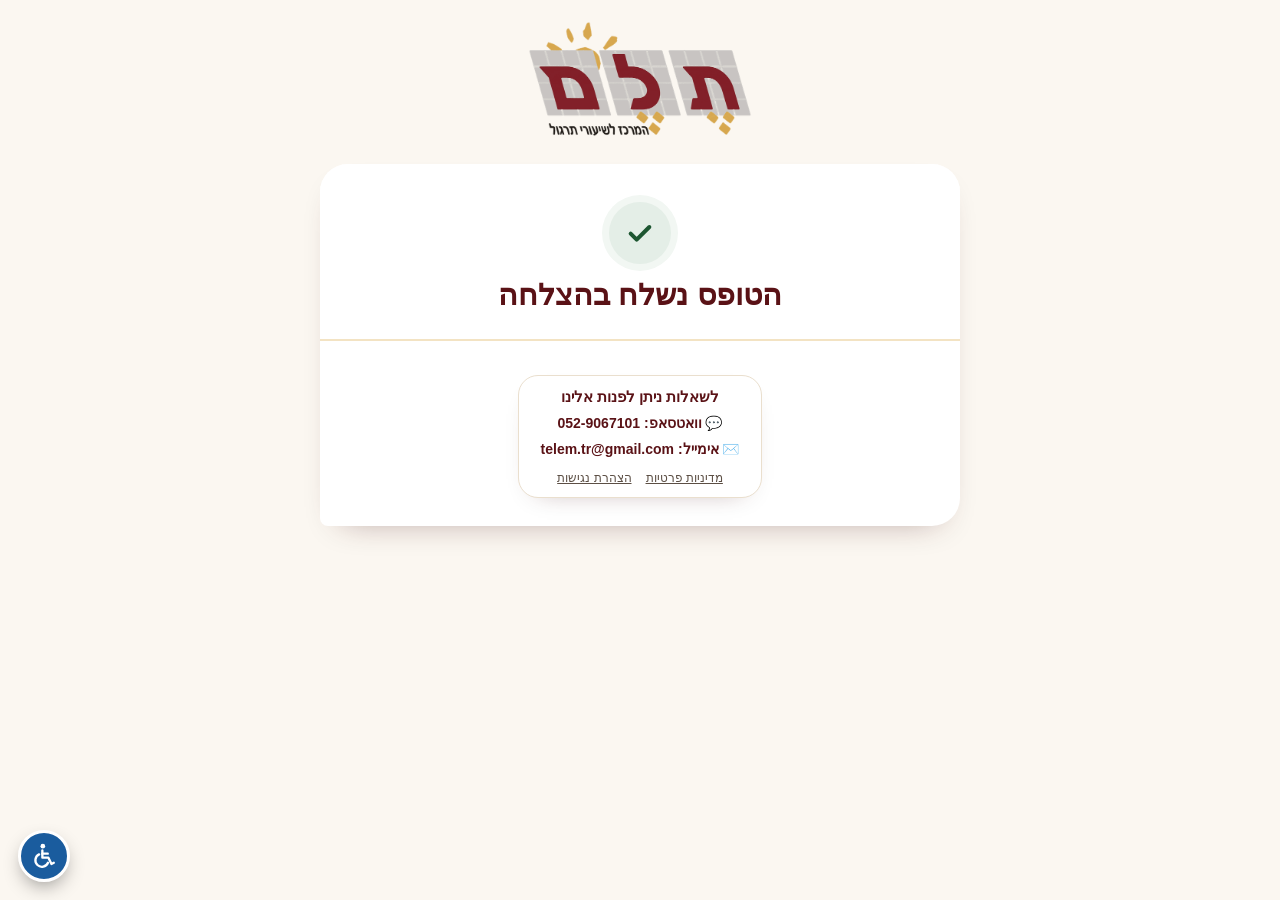
<file: thank-you.html>
<!DOCTYPE html>
<html data-form="thank-you" lang="he" dir="rtl">
<head>
<meta charset="UTF-8">
<meta name="referrer" content="no-referrer">
<meta name="viewport" content="width=device-width, initial-scale=1.0">
<meta name="robots" content="noindex, nofollow">
<meta http-equiv="Content-Security-Policy" content="default-src 'self'; script-src 'self' 'unsafe-inline' https://*.googletagmanager.com; style-src 'self' 'unsafe-inline' https://fonts.googleapis.com; font-src https://fonts.gstatic.com; img-src 'self' data: https://*.google-analytics.com https://*.googletagmanager.com; connect-src 'self' https://oulivucqbpmbavbavfvy.supabase.co https://*.google-analytics.com https://*.analytics.google.com https://*.googletagmanager.com; base-uri 'self'; object-src 'none'">
<title>תלם - הטופס נשלח בהצלחה</title>
<link rel="preconnect" href="https://fonts.googleapis.com">
<link href="https://fonts.googleapis.com/css2?family=Heebo:wght@700;800;900&family=Assistant:wght@400;600;700&display=swap" rel="stylesheet">
<style>
  /* תלם 5.19.40: דף אישור - "ההרשמה התקבלה", סטטוס תשלום, פרטים, מה הלאה, הורדת PDF */
  :root{
    --maroon:#5A1216; --maroon2:#7A1A20; --gold:#D9A441; --gold-deep:#C9A45C; --gold-l:#F1D9A6; --cream:#FAF8F5; --paper:#FFFFFF;
    --ink:#2B2320; --ink-soft:#6B5F55; --border:#E5DDD3; --ok:#3F7D4F; --ok-bg:#EAF4EC; --warn-bg:#FBF3E2; --warn:#8A5A12;
  }
  *{ box-sizing:border-box; }
  body{ margin:0; font-family:'Assistant','Segoe UI',sans-serif; background:var(--cream); color:var(--ink); direction:rtl;
    min-height:100vh; display:flex; justify-content:center; align-items:flex-start; padding:28px 16px 40px; }
  .card{ background:var(--paper); border:1px solid var(--border); border-radius:22px; max-width:520px; width:100%; overflow:hidden;
    box-shadow:0 1px 2px rgba(60,20,10,.05), 0 10px 30px rgba(60,20,10,.08); }
  .top{ background:radial-gradient(120% 90% at 85% 0%, rgba(217,164,65,.28), transparent 55%), linear-gradient(160deg, var(--maroon2), var(--maroon));
    color:#fff; text-align:center; padding:22px 20px 26px; }
  .logo-tile{ display:inline-block; background:#fff; border-radius:14px; padding:6px 10px; box-shadow:0 6px 18px rgba(0,0,0,.18); }
  .brand-logo{ display:block; max-width:120px; width:100%; height:auto; }
  .tick{ width:62px; height:62px; border-radius:50%; background:#fff; margin:18px auto 10px; display:grid; place-items:center; box-shadow:0 0 0 7px rgba(255,255,255,.18); }
  .tick svg{ width:32px; height:32px; }
  h1{ font-family:'Heebo',sans-serif; font-weight:900; font-size:27px; margin:0; color:#fff; }
  .lead{ color:var(--gold-l); font-size:16px; font-weight:600; margin:6px 0 0; line-height:1.5; }
  .body{ padding:20px 20px 24px; }
  .status{ display:flex; gap:10px; align-items:flex-start; border-radius:14px; padding:12px 14px; font-size:15px; line-height:1.55; margin:0 0 14px; font-weight:600; }
  .status.ok{ background:var(--ok-bg); color:var(--ok); } .status.wait{ background:var(--warn-bg); color:var(--warn); } .status.info{ background:#F3EFEA; color:var(--ink-soft); }
  .status .ic{ font-size:18px; line-height:1.3; }
  .sec-t{ font-family:'Heebo',sans-serif; font-weight:800; font-size:15px; color:var(--maroon); margin:18px 0 8px; }
  .sum{ border:1px solid var(--border); border-radius:14px; padding:4px 14px; }
  .sum div{ display:flex; justify-content:space-between; gap:14px; padding:10px 0; font-size:15px; align-items:baseline; }
  .sum div + div{ border-top:1px solid var(--border); }
  .sum span{ color:var(--ink-soft); flex:0 0 auto; } .sum b{ color:var(--ink); text-align:left; }
  .sum .amt b{ font-family:'Heebo',sans-serif; font-size:19px; font-weight:900; color:var(--maroon); }
  .meet{ list-style:none; margin:0; padding:0; display:grid; gap:6px; }
  .meet li{ display:flex; align-items:center; gap:10px; background:var(--cream); border:1px solid var(--border); border-radius:12px; padding:9px 12px; font-weight:700; font-size:15px; }
  .meet li::before{ content:""; width:8px; height:8px; border-radius:50%; background:var(--gold); flex:0 0 auto; }
  .next{ list-style:none; margin:0; padding:0; display:grid; gap:10px; }
  .next li{ display:flex; gap:10px; font-size:14.5px; line-height:1.55; color:var(--ink); }
  .next li .n{ flex:0 0 auto; width:24px; height:24px; border-radius:50%; background:rgba(90,18,22,.08); color:var(--maroon); font-weight:800; font-size:13px; display:grid; place-items:center; }
  .dl-btn{ display:flex; width:100%; justify-content:center; align-items:center; gap:8px; margin-top:20px; font-family:'Heebo',sans-serif; font-weight:800; font-size:16px;
    color:#fff; background:linear-gradient(160deg, #8B1E23, var(--maroon)); border:none; border-radius:999px; padding:14px 22px; cursor:pointer; box-shadow:0 6px 18px rgba(90,18,22,.22); }
  .dl-btn:hover{ filter:brightness(1.08); }
  .dl-note{ text-align:center; font-size:12.5px; color:var(--ink-soft); margin-top:6px; }
  .contact{ margin-top:20px; padding-top:16px; border-top:1px solid var(--border); text-align:center; font-size:13.5px; color:var(--ink-soft); line-height:1.8; }
  .contact a{ color:var(--maroon); font-weight:700; text-decoration:none; }
  .ph-big{ display:block; width:max-content; margin-top:8px; font-family:'Heebo',sans-serif; font-size:22px; font-weight:900; letter-spacing:.5px; color:var(--maroon); background:#fff; border:1.5px solid #E8CFA0; border-radius:10px; padding:4px 14px; text-decoration:none; white-space:nowrap; unicode-bidi:isolate; }   /* 5.19.41 */
  .status{ justify-content:center; text-align:center; } .status .ph-big{ margin-inline:auto; } .status .ic{ display:none; }   /* 5.19.42: תיבות הזהב/הירוק במרכז */
  [hidden]{ display:none !important; }
  /* ===== תלם 5.19.46: עיצוב הטפסים - ראש בהיר (בלי הפס הבורדו הגדול), רקע קרם עדין, לוגו בלי מסגרת לבנה. רק מראה ===== */
  body{ background:#FAF8F5; }
  .top{ background:var(--paper) !important; color:var(--ink) !important; border-bottom:1px solid var(--border); padding:20px 20px 18px !important; }
  .logo-tile{ background:none !important; box-shadow:none !important; padding:0 !important; }
  .logo-tile .brand-logo, .top .brand-logo, .top img{ mix-blend-mode:multiply; }
  .tick{ background:#F6EDEC !important; box-shadow:0 0 0 7px rgba(90,18,22,.06) !important; }
  h1{ color:#2E1C19 !important; }
  .top .lead, .top p{ color:var(--ink-soft) !important; }
  .sec-t::after{ content:""; display:block; width:34px; height:3px; border-radius:3px; background:var(--gold-deep, #C9A45C); margin-top:5px; }
  /* תלם 5.19.46: מסגרת בורדו ושורה צהובה בכותרת, כמו שאר הטפסים */
  .card{ border:1.5px solid #5A1216 !important; box-shadow:none !important; }
  /* 5.19.55 (הלקוחה): מספר הטלפון קטן ועדין יותר (כפתור חיוג), ואייקון טלפון במקום האימוג'י */
  .ph-big{ display:inline-flex !important; align-items:center; gap:8px; width:auto !important; margin:10px auto 0 !important; font-size:17px !important; font-weight:800 !important; letter-spacing:.3px !important;
    color:#fff !important; background:#8B1E23 !important; border:0 !important; border-radius:999px !important; padding:8px 18px !important; }
  .ph-big:hover{ background:#6E161A !important; } .ph-big svg{ flex:none; }
  .ph-in{ font-weight:800; color:#8B1E23; text-decoration:none; white-space:nowrap; unicode-bidi:isolate; } .ph-in:hover{ text-decoration:underline; }
  .tick.tick-ph{ width:54px !important; height:54px !important; margin:14px auto 8px !important; background:#F6EDEC !important; box-shadow:none !important; }
  /* 5.19.57: כותרת + תגית סטטוס מתחתיה (הלקוחה בחרה מתוך 3), בלי עיגול/אייקון */
  /* 5.19.91 (נועה): אישור "נקי" – עיגול ירוק עם וי מעל הכותרת, הכותרת בירוק, שורת התשלום כתגית ירוקה רכה */
  .unpaid{ display:inline-block; margin-inline-start:8px; padding:2px 10px; border-radius:999px; background:#FFF3D6; color:#8A5A12; font-size:12.5px; font-weight:700; vertical-align:middle; }
  .ty-h.ty-ok{ color:#5A1216 !important; }   /* נועה 21.10: בבורדו כמו הכפתור */
  .ty-h.ty-ok::before{ content:""; display:block; width:62px; height:62px; margin:0 auto 12px; border-radius:50%; background:#E4EEE7 url("data:image/svg+xml,%3Csvg xmlns='http://www.w3.org/2000/svg' viewBox='0 0 24 24' fill='none' stroke='%231D5631' stroke-width='3' stroke-linecap='round' stroke-linejoin='round'%3E%3Cpath d='M5 12.5l4.5 4.5L19 7.5'/%3E%3C/svg%3E") center / 32px 32px no-repeat; box-shadow:0 0 0 7px #F2F7F3; }   /* הוי הירוק שהיה לנו (5.19.56) */
  #lead{ color:#3B2A25 !important; font-weight:500 !important; }
  .top #paidLine, #paidLine{ color:#3B2A25 !important; } #paidLine small{ display:block; font-size:12.5px; font-weight:500; color:var(--ink-soft, #6B5F55); margin-top:1px; } .paid-line{ display:inline-block; margin:12px auto 0 !important; background:none; border-radius:0; padding:0; font-size:14px !important; font-weight:600 !important; line-height:1.45; }
  .ty-h{ margin:18px 0 8px !important; font-size:clamp(22px, 6.2vw, 30px) !important; line-height:1.25; }
  .wa-join{ margin:16px 0 4px; padding:16px; border-radius:16px; background:#fff; border:2px solid #25D366; text-align:center; } .wa-join .t{ font-weight:700; font-size:16.5px; color:inherit; margin-bottom:10px; }   /* נועה 6.11: רק הקישור בירוק */ .wa-join .s{ font-size:14px; color:inherit; margin:4px 0 10px; }
  .wa-join .wa-btn{ display:inline-block; background:#25D366; color:#fff; font-weight:800; text-decoration:none; border-radius:999px; padding:10px 22px; }
  .lead-cta{ margin:16px 0 4px; padding:18px; border-radius:16px; background:var(--warn-bg, #F6EAD0); text-align:center; } .lead-cta .t{ font-weight:800; font-size:18px; color:var(--accent, #7A1F2B); margin-bottom:4px; } .lead-cta .s{ color:var(--ink-soft, #5d544f); margin-bottom:12px; } .lead-cta a{ display:inline-block; background:#5A1216; color:#fff; font-weight:800; padding:12px 26px; border-radius:999px; text-decoration:none; font-family:'Heebo',sans-serif; } .lead-cta a:hover{ background:#3E0D10; }
  .st-chip{ display:inline-flex; align-items:center; gap:6px; border-radius:999px; padding:5px 14px; font-weight:700; font-size:14.5px; margin:0 0 6px; }
  .st-chip.ok{ background:#E6F2E8; color:#2E6B3A; } .st-chip.wait{ background:#FFF3D6; color:#8A5A12; } .st-chip.info{ background:#F3EFEA; color:#6B5F55; }
  .st-chip[hidden]{ display:none; }
  .tick{ display:none !important; }

  /* 5.19.84 (נועה): רקע הדף כמו במערכת הניהול – המסגרות הלבנות בולטות עליו */
  @media not all and (prefers-color-scheme: dark){ body{ background:#F6F3EF !important; } }

  /* 5.19.84 (נועה): ראש הדף כמו בטופס ההרשמה – לוגו גדול ושם תלם מעל, הכרטיס כמו חלק בטופס */
  body{ flex-direction:column !important; align-items:center !important; justify-content:flex-start !important; padding-top:18px !important; min-height:0 !important; }
  .pg-head{ text-align:center; margin:0 0 18px; width:100%; max-width:640px; }
  .pg-head .brand{ display:flex; justify-content:center; margin-bottom:6px; }
  .pg-head .brand-logo{ width:100%; max-width:230px; height:auto; display:block; margin:0 auto; mix-blend-mode:multiply; }
  .pg-head .org{ font-family:'Heebo','Segoe UI',sans-serif; font-weight:900; font-size:clamp(22px,4.5vw,30px); color:#2E1C19; margin:4px 0 0; }
  .card{ max-width:640px !important; border-radius:16px !important; }
  .meet-note{ font-size:14px; color:#6b5a4c; margin:6px 2px 0; }   /* נועה 6.11 */
  #paidLine{ display:block !important; text-align:center; } #paidLine .pl-big{ display:block; font-size:clamp(18px, 4.8vw, 22px); font-weight:800; color:#2E7D32; } #paidLine small{ font-size:14px !important; margin-top:3px !important; }   /* נועה 6.11 */
  /* נועה 6.11: בכל דפי התודה – הסטטוס כשורה גדולה מתחת לכותרת (לא תגית ליד) */
  .st-chip{ display:block !important; background:none !important; border-radius:0 !important; padding:0 !important; margin:2px auto 8px !important; font-size:clamp(18px, 4.8vw, 22px) !important; font-weight:800 !important; text-align:center; }
  .st-chip.ok{ color:#2E7D32 !important; } .st-chip.wait{ color:#A0650E !important; } .st-chip[hidden]{ display:none !important; }
</style>
<link rel="stylesheet" href="site-look.css?v=8"><script src="site-look.js?v=12"></script><!-- עיצוב אחיד כמו באתר (נועה 23.10) -->
<link rel="icon" type="image/png" href="favicon.png?v=1">
</head>
<body>
  <div class="pg-head"><div class="brand"><img class="brand-logo" alt="תלם" src="[data-uri]"></div><div class="org" data-t="t001">תלם - המרכז לשיעורי תרגול</div></div>
  <div class="card">
    <div class="top">
      <h1 id="title" class="ty-h">הטופס נשלח בהצלחה</h1>
      <div class="st-chip ok" id="stChip" hidden></div><!-- נועה 6.11: בלי "✓ התקבל" ירוק כברירת מחדל (הופיע עד שהדף / בדיקת התשלום הסתיימו) -->
      <p class="lead" id="lead" hidden></p>
    </div>
    <div class="body">
      <div class="status wait" id="pendingMsg" hidden><span class="ic">📞</span><span>ניצור עמכם קשר בימים הקרובים לצורך הסדרת התשלום.</span></div>
      <div class="status info" id="payMsg" hidden></div>
      <div class="sec-t" id="sumT" hidden>פרטי ההרשמה</div>
      <div class="sum" id="sum" hidden></div>
      <div class="sec-t" id="meetT" hidden>מועדי המפגשים</div>
      <ul class="meet" id="meet" hidden></ul>
      <div class="sec-t" id="nextT" hidden>השלבים הבאים</div>
      <ul class="next" id="next" hidden></ul>
      <button type="button" class="dl-btn" id="dlPdf" hidden>⬇ הורדת טופס ההרשמה החתום (PDF)</button>
      <div class="dl-note" id="dlNote" hidden data-t="t004">מומלץ לשמור את הקובץ, שכן הוא זמין להורדה מדף זה בלבד.</div>
      <div class="wa-join" id="waJoin" hidden><div class="t">💬 הצטרפו לקבוצת העדכונים השקטה של <span id="waSch"></span> בווטסאפ</div><a class="wa-btn" id="waBtn" href="#" target="_blank" rel="noopener">להצטרפות לקבוצה</a></div>
      <div class="contact"><span data-t="t005">לשאלות:</span> <a href="tel:0529067101">052-9067101</a> · <a href="mailto:telem.tr@gmail.com">telem.tr@gmail.com</a></div>
    </div>
  </div>

  <script src="texts.js?v=3"></script><!-- תלם 5.19.100: נוסחי הטפסים מהמערכת -->
<script>
  // אבטחה 5.19.53: הטופס החתום ופרטי ההרשמה נשמרים בדפדפן (בלשונית הזו) רק 30 דקות מרגע השליחה
  (function(){
    var KEYS = ["reg_pdf", "reg_pdf_name", "reg_summary", "reg_studentFullName", "reg_saved_at", "reg_already"], TTL = 30 * 60 * 1000;
    function wipe(){ KEYS.forEach(function(k){ try { sessionStorage.removeItem(k); } catch (e) {} }); }
    try {
      var t = Number(sessionStorage.getItem("reg_saved_at"));
      if (!t && sessionStorage.getItem("reg_pdf")) { t = Date.now(); sessionStorage.setItem("reg_saved_at", String(t)); }
      if (t) {
        var left = t + TTL - Date.now();
        if (left <= 0) wipe();
        else setTimeout(function(){ wipe(); var b = document.getElementById("dlPdf"), n = document.getElementById("dlNote"); if (b) b.hidden = true; if (n) n.hidden = true; }, left);
      }
    } catch (e) {}
  })();
</script>
<script>
  // 5.19.100 (נועה): כל הנוסחים בדף – תבניות שנערכות במערכת (⚙ ← נוסחי הטפסים ← תודה). {משבצת} = ערך מההרשמה.
  var TYD = [
    ["ty.title_reg", "טופס ההרשמה התקבל", "כותרת – ההרשמה נשלחה", {}, []],
    ["ty.title_phone", "טופס ההרשמה התקבל", "כותרת – תשלום טלפוני (עוד לא שולם)", {}, []],
    ["ty.chip_wait", "⏳ ממתין לתשלום", "תגית – תשלום טלפוני", {}, []],
    ["ty.pending_phone", "נציג תלם ייצור עמכם קשר בהקדם להשלמת התשלום.", "התיבה הצהובה – תשלום טלפוני", {}, []],
    ["ty.pending", "ניצור עמכם קשר בימים הקרובים לצורך הסדרת התשלום.", "התיבה הצהובה – ממתין לתשלום (לא טלפוני)", {}, []],
    ["ty.sum_t", "פרטי ההרשמה", "כותרת – פרטי ההרשמה", {}, []],
    ["ty.meet_note", "*נפגשים בכניסה למבנה בית הספר.", "מרתון – הערה מתחת למועדי המפגשים", {}, []],
    ["ty.al_title", "הפרטים כבר אצלנו", "מרתון – כבר נשלח: כותרת", {}, []],   // נועה 6.11: בלי "רשום/ה" בשום מקום
    ["ty.al_lead", "הפרטים כבר שמורים אצלנו, ואין צורך לשלוח את הטופס פעם נוספת.<br>נתראה במרתון!", "מרתון – כבר רשום/ה: הטקסט", {}, []],
    ["ty.int_title", "תודה, פנייתכם התקבלה", "התעניינות – כותרת", {}, []],
    ["ty.rev_msg", "כבר קיימת הרשמה פעילה באותו הקורס, נחזור אליכם בהקדם.", "הרשמה – כבר קיימת הרשמה פעילה: ההודעה מתחת לכותרת", {}, []],   // נועה 10.11
    ["ty.int_msg", "נציג תלם ייצור עמכם קשר בהקדם עם פרטים על התרגולים השוטפים.", "התעניינות – ההודעה בתיבה", {}, []],
    ["ty.lead_title", "תודה, פנייתכם התקבלה", "רק פרטים (מרתון) – כותרת", {}, []],
    ["ty.lead_lead", "נציג תלם ייצור עמכם קשר בהקדם עם פרטים על המרתון.", "רק פרטים (מרתון) – שורה מתחת לכותרת", {}, []],
    ["ty.lead_cta_t", "מעוניינים להירשם כבר עכשיו?", "רק פרטים (מרתון) – כותרת התיבה", {}, []],
    ["ty.lead_cta_s", "נותר להשלים את ההרשמה ואת התשלום", "רק פרטים (מרתון) – טקסט התיבה", {}, []],
    ["ty.lead_cta_btn", "להשלמת ההרשמה ←", "רק פרטים (מרתון) – כפתור", {}, []],
    ["ty.row_name", "שם התלמיד/ה", "פרטים – שם", {}, []],
    ["ty.row_mar", "מרתון", "פרטים – מרתון", {}, []],
    ["ty.row_track", "מסלול", "פרטים – מסלול", {}, []],
    ["ty.row_subj", "מקצוע", "פרטים – מקצוע", {}, []],
    ["ty.row_due", "סכום לתשלום", "פרטים – סכום (לא שולם)", {}, []],
    ["ty.row_paid", "סכום ששולם", "פרטים – סכום (שולם)", {}, []],
    ["ty.unpaid", "לא שולם", "תגית ליד הסכום – תשלום טלפוני", {}, []],
    ["ty.meet_t", "מועדי המפגשים", "כותרת – מועדי המפגשים (מרתון)", {}, []],
    ["ty.next_one", "השלב הבא", "כותרת – שלב אחד", {}, []],
    ["ty.next_many", "השלבים הבאים", "כותרת – כמה שלבים", {}, []],
    ["ty.step_mar1", "מומלץ לשמור את מועדי המפגשים ביומן.", "שלב – מרתון 1", {}, []],
    ["ty.step_mar2", "יש להביא למפגש: ספר ומחברת הלימוד, כלי כתיבה ומחשבון (לתלמידי כיתות ח' ומעלה).", "שלב – מרתון 2", {}, []],
    ["ty.step_mar3", "יש להגיע עם טלפון טעון.", "שלב – מרתון 3", {}, []],
    ["ty.paid_title_reg", "טופס ההרשמה התקבל", "כותרת – אחרי תשלום באשראי (הרשמה)", {}, []],
    ["ty.paid_title", "התשלום התקבל", "כותרת – אחרי תשלום באשראי (בלי פרטי הרשמה)", {}, []],
    ["ty.paid_line", "התשלום התקבל בהצלחה", "שורה ירוקה – אחרי תשלום", {}, []],
    ["ty.pay_checking", "⏳ אישור התשלום נבדק…", "בדיקת התשלום – מחכים", {}, []],
    ["ty.pay_ok", "✔ התשלום התקבל בהצלחה.", "בדיקת התשלום – אושר", {}, []],
    ["ty.pay_late", "אישור התשלום טרם התקבל. אם חויבתם, אין צורך בפעולה נוספת – האישור יתעדכן בדקות הקרובות.", "בדיקת התשלום – עוד לא הגיע", {}, []],
    ["ty.pay_err", "לא ניתן היה לבדוק כעת את אישור התשלום. אם חויבתם, אין צורך בפעולה נוספת.", "בדיקת התשלום – תקלה", {}, []]
  ];
  var TYM = {}; TYD.forEach(function(d){ TYM[d[0]] = d[1]; });
  if (window.TX) window.TX.defs("דף התודה – נבנה לפי ההרשמה", TYD);
  var tyFill = function(k, v){ return String(TYM[k]).replace(/\{([^{}<>]{1,40})\}/g, function(m, n){ return v && v[n] != null ? String(v[n]).replace(/[&<>"]/g, function(c){ return { "&": "&amp;", "<": "&lt;", ">": "&gt;", '"': "&quot;" }[c]; }) : ""; }); };
  var tyH = function(k, v){ return window.TX ? window.TX.t(k, v) : tyFill(k, v); };   // HTML
  var tyT = function(k, v){ if (window.TX) return window.TX.text(k, v); var d = document.createElement("div"); d.innerHTML = tyFill(k, v); return d.textContent; };   // טקסט
  // בעורך הנוסחים (txedit=1): הרשמה לדוגמה; tyv = reg / phone / paid
  var TY_EDIT = window.TX && window.TX.edit, TYV = (/[?&]tyv=(\w+)/.exec(location.search) || [])[1] || "reg";
  var TY_SAMPLE = { kind: "marathon", name: "דנה לוי", event: "מרתון מתמטיקה שכבת ט' · בראשית", amount: 354, meetings: ["יום שלישי, 8.9 · 16:30–18:45", "יום רביעי, 16.9 · 16:30–18:45"] };
  // נועה 7.11: בעורך – דוגמה של תרגולים שוטפים (tys=reg) או של מרתון (tys=mar)
  if (/[?&]tys=reg/.test(location.search)) TY_SAMPLE = { kind: "register", name: "דנה לוי", track: "מסלול מקצוע אחד", subject: "מתמטיקה", amount: 393, city: "ראש העין", school: "בארי" };
</script>
<script>
  // הפרטים נשמרו בדפדפן בעת מילוי הטופס - לתצוגה בלבד.
  // תלם 5.19.40: "ההרשמה התקבלה" + שם התלמיד/ה, סטטוס תשלום, פרטים, מועדי המפגשים (מרתון) ו"מה הלאה"
  // 5.19.100: אחרי שהנוסחים מהמערכת הגיעו (TX.ready; בכניסה הראשונה – עד 2 שניות)
  var tyMain = function(){
    var $ = function(id){ return document.getElementById(id); };
    var signed = /[?&]signed=1/.test(location.search);   // נועה 3.11: "חתימה על התנאים" – בלי שום דבר על תשלום
    var pending = /[?&]pending=1/.test(location.search), phone = /[?&]phone=1/.test(location.search), preview = /[?&]preview=1/.test(location.search), paidRef = /[?&]ref=/.test(location.search);
    if (TY_EDIT) { preview = false; pending = phone = TYV === "phone" || TYV === "phpaid" || TYV === "sgunp"; paidRef = TYV === "paid" || TYV === "paylink"; signed = TYV === "signed"; }   // נועה 6.11: כל המקרים בעורך
    var unpaid = (signed && /[?&]unpaid=1/.test(location.search)) || (TY_EDIT && TYV === "sgunp");   /* נועה 5.11: נחתם מהקישור האישי, והקורס עוד לא "רשום" – לא "ההרשמה אושרה" */
    if (unpaid) { signed = false; pending = phone = true; }
    var box = $("sum");
    function row(label, value, cls){ var d = document.createElement("div"); if (cls) d.className = cls; var a = document.createElement("span"); a.textContent = label; var b = document.createElement("b"); b.textContent = value; d.appendChild(a); d.appendChild(b); box.appendChild(d); }
    var x = null; try { x = JSON.parse(sessionStorage.getItem("reg_summary") || "null"); } catch (e) {}
    if (TY_EDIT) x = TYV === "paylink" ? null : TY_SAMPLE;
    // נועה 25.10: נשלח טופס מרתון לתלמיד/ה שכבר רשום/ה ושילם/ה – כותבים בפירוש שאין צורך להירשם שוב, עם שם התלמיד/ה והמרתון
    if ((/[?&]already=1/.test(location.search) && !TY_EDIT) || (TY_EDIT && TYV === "already")) {
      var al = null; try { al = JSON.parse(sessionStorage.getItem("reg_already") || "null"); } catch (e) {} if (TY_EDIT) al = TY_SAMPLE;
      $("title").textContent = tyT("ty.al_title"); $("title").classList.add("ty-ok");
      var ld = $("lead"); ld.innerHTML = tyH("ty.al_lead"); ld.hidden = false;   /* נועה 28.10 */
      if (al && (al.name || al.event)) { if (al.name) row(tyT("ty.row_name"), al.name); if (al.event) row(tyT("ty.row_mar"), al.event); $("sumT").textContent = tyT("ty.sum_t"); $("sumT").hidden = false; box.hidden = false; }
      document.title = "הפרטים כבר אצלנו - תלם"; return;
    }
    // נועה 28.10: טופס המרתון – "רק להשאיר פרטים". כותרת, וקריאה בולטת להשלמת ההרשמה (חוזרת לטופס ממולא)
    if (((/[?&]lead=1/.test(location.search) || (x && x.kind === "marathon_lead")) && !TY_EDIT) || (TY_EDIT && TYV === "lead")) {   // נועה 6.11: גם בעורך הנוסחים (tyv=lead)
      $("title").textContent = tyT("ty.lead_title"); $("title").classList.add("ty-ok"); $("stChip").hidden = true;   // נועה 6.11: וי ירוק מעל הכותרת   // נועה 6.11: עיצוב כמו בתשלום טלפוני (בלי הווי הירוק)
      var pmL = $("pendingMsg"); pmL.innerHTML = '<span class="ic">📞</span><span>' + tyH("ty.lead_lead") + '</span>'; pmL.hidden = false;
      var back = null; try { back = sessionStorage.getItem("reg_form_url"); } catch (e) {}
      if (TY_EDIT && !back) back = "marathon.html";
      if (back) { var u = new URL(back, location.href); u.searchParams.set("cont", "1");
        var cta = document.createElement("div"); cta.className = "lead-cta";
        var t1 = document.createElement("div"); t1.className = "t"; t1.textContent = tyT("ty.lead_cta_t");
        var t2 = document.createElement("div"); t2.className = "s"; t2.textContent = tyT("ty.lead_cta_s");
        var a = document.createElement("a"); a.href = u.href; a.textContent = tyT("ty.lead_cta_btn");
        cta.appendChild(t1); cta.appendChild(t2); cta.appendChild(a); pmL.after(cta); }
      // נועה 6.11: בהשארת פרטים – בלי סיכום הפרטים ובלי מועדי המפגשים
      document.title = "הפרטים התקבלו - תלם"; return;
    }
    // נועה 6.11: טופס ההתעניינות – אותו מבנה כמו "טופס ההרשמה התקבל" (תשלום טלפוני), בלי סיכום
    if ((/[?&]interest=1/.test(location.search) && !TY_EDIT) || (TY_EDIT && TYV === "interest")) {
      $("title").textContent = tyT("ty.int_title"); $("title").classList.add("ty-ok"); $("stChip").hidden = true;
      var pmI = $("pendingMsg"); pmI.innerHTML = '<span class="ic">📞</span><span>' + tyH("ty.int_msg") + '</span>'; pmI.hidden = false;
      document.title = "פנייתכם התקבלה - תלם"; return;
    }
    // נועה 10.11: טופס הרשמה כשכבר קיימת הרשמה פעילה – דף התודה ("טופס ההרשמה התקבל") ושורה אחת מתחת, לא הודעה בתוך הטופס
    if ((/[?&]review=1/.test(location.search) && !TY_EDIT) || (TY_EDIT && TYV === "review")) {
      $("title").textContent = tyT("ty.title_reg"); $("title").classList.add("ty-ok"); $("stChip").hidden = true;
      var pmR = $("pendingMsg"); pmR.innerHTML = '<span class="ic">📞</span><span>' + tyH("ty.rev_msg") + '</span>'; pmR.hidden = false;
      document.title = "טופס ההרשמה התקבל - תלם"; return;
    }
    // תלם 5.19.41: תשלום טלפוני - ההרשמה עוד לא הושלמה (נוסח הלקוחה), בכל הטפסים
    if (phone && pending && !preview) {
      $("title").textContent = tyT("ty.title_phone");
      // 5.19.57: גם בתשלום טלפוני - הוי הירוק ליד הכותרת (הטופס התקבל); הסטטוס בתיבה הצהובה
      var paidPh = unpaid || /[?&]paid=1/.test(location.search) || (TY_EDIT && TYV === "phpaid");   // נועה 6.11: נחתם מהקישור האישי = כמו "כבר שילמתי"   // נועה 6.11: "כבר שילמתי בטלפון" – בלי "ממתין לתשלום"
      var ch0 = $("stChip"); ch0.className = "st-chip wait"; ch0.textContent = tyT("ty.chip_wait"); ch0.hidden = !!paidPh;
      var pm0 = $("pendingMsg"); pm0.innerHTML = '<span class="ic">📞</span><span>' + tyH("ty.pending_phone") + '</span>'; if (paidPh) { pm0.hidden = true; pm0.__off = true; }   // נועה 7.11: "כבר שילמתי" – בלי התיבה   /* נועה 4.11: "כבר שילמתי" */   // 5.19.57: נוסח הלקוחה
    }
    var regLike = x && (x.kind === "marathon" || x.kind === "register");   // 5.19.42: גם הרשמה לתרגולים השוטפים
    if (regLike && !(phone && pending && !preview)) {
      $("title").textContent = preview ? "כך ייראה האישור" : signed ? tyT("ty.paid_title_reg") : tyT("ty.title_reg");   // נועה 4.11: אישור תנאים (שולם בטלפון לפני החתימה) – "ההרשמה אושרה"
      var first = String(x.name || "").trim().split(/\s+/)[0];
      // נועה 6.11: בלי "{שם} רשום/ה ל…" – אין כאן אישור הרשמה
    }
    if (preview) { var chp = $("stChip"); chp.className = "st-chip info"; chp.textContent = "👁 תצוגה מקדימה"; chp.hidden = false; var pm = $("pendingMsg"); pm.className = "status info"; pm.innerHTML = '<span class="ic">👁</span><span>תצוגה מקדימה - ההרשמה לא נשמרה ולא בוצע תשלום.</span>'; pm.hidden = false; }
    else if (pending) { if (!phone) $("pendingMsg").innerHTML = '<span class="ic">📞</span><span>' + tyH("ty.pending") + '</span>'; $("pendingMsg").hidden = !!$("pendingMsg").__off; }
    // 5.19.91 (נועה): בלי תגית "✓ התקבל" באמצע – הכותרת עצמה בירוק עם וי ("✓ ההרשמה התקבלה")
    // נועה 6.11: כל דפי התודה בעיצוב של התשלום הטלפוני – בלי הווי הירוק למעלה (התגית נשארת)
    $("title").textContent = $("title").textContent.replace(/!$/, "");
    // נועה 6.11: וי ירוק מעל הכותרת בכל דפי התודה – חוץ מתשלום טלפוני שעוד לא שולם
    var waitPay = phone && pending && !preview && !(unpaid || /[?&]paid=1/.test(location.search) || (TY_EDIT && TYV === "phpaid"));
    if (!waitPay && !preview) $("title").classList.add("ty-ok");
    if (!x) return;
    if (x.name) row(tyT("ty.row_name"), x.name);
    if (x.event || x.track) row(x.event ? tyT("ty.row_mar") : tyT("ty.row_track"), x.event || x.track);
    if (x.subject && String(x.track || "").indexOf(x.subject) < 0) row(tyT("ty.row_subj"), x.subject);   // נועה 6.11: המקצוע (אם יש)
    if (signed && x) x.amount = null;
    if (x.amount != null && !isNaN(x.amount)) row((pending || preview) && !(unpaid || /[?&]paid=1/.test(location.search) || (TY_EDIT && TYV === "phpaid")) ? tyT("ty.row_due") : tyT("ty.row_paid"), Number(x.amount).toLocaleString("he-IL", { maximumFractionDigits: 2 }) + " ₪", "amt");
    if (x.amount != null && !isNaN(x.amount) && pending && !preview && !(unpaid || /[?&]paid=1/.test(location.search) || (TY_EDIT && TYV === "phpaid"))) { var ab = box.lastChild && box.lastChild.querySelector("b"); if (ab) { var nt = document.createElement("span"); nt.className = "unpaid"; nt.textContent = tyT("ty.unpaid"); ab.appendChild(nt); } }   // 5.19.93 (נועה)
    if (x.amount_note) row("", x.amount_note);   // אבטחה (כל-16): הסכום נקבע בשרת – אם שונה ממה שסומן בטופס
    $("sumT").textContent = tyT("ty.sum_t"); $("meetT").textContent = tyT("ty.meet_t");
    $("sumT").hidden = false; box.hidden = false;
    if (x.meetings && x.meetings.length) { var ul = $("meet"); x.meetings.forEach(function(m){ var li = document.createElement("li"); li.textContent = m; ul.appendChild(li); }); ul.hidden = false; $("meetT").hidden = false;
      if (x.kind === "marathon" && !$("meetNote")) { var mn = document.createElement("div"); mn.id = "meetNote"; mn.className = "meet-note"; mn.innerHTML = tyH("ty.meet_note"); ul.after(mn); } }   // נועה 6.11
    var steps = [];
    // נועה 6.11: בלי "חשבונית תישלח במייל"   // \u0001 = שלב החשבונית (יורד אחרי תשלום)
    // 5.19.93 (נועה): בתשלום טלפוני – "צרו קשר" כבר כתוב בתיבה הצהובה; לא חוזרים על זה ב"השלב הבא"
    if (x.kind === "marathon") {
      steps.push(tyT("ty.step_mar1"));
      steps.push(tyT("ty.step_mar2"));
      steps.push(tyT("ty.step_mar3"));   // נועה 26.10: טלפון טעון
      // נועה 25.10: בלי שלב הביטול בדף התודה
    }
    // תלם 5.19.46: הכותרת לפי מספר הסעיפים - "השלב הבא" (אחד) / "השלבים הבאים" (כמה), גם במרתון
    $("nextT").textContent = steps.length === 1 ? tyT("ty.next_one") : tyT("ty.next_many");
    if (steps.length) { var nl = $("next"); steps.forEach(function(t, i){ var li = document.createElement("li"); if (t.charAt(0) === "\u0001") { li.setAttribute("data-inv", "1"); t = t.slice(1); } var n = document.createElement("span"); n.className = "n"; n.textContent = i + 1; var s2 = document.createElement("span"); s2.textContent = t; li.appendChild(n); li.appendChild(s2); nl.appendChild(li); }); nl.hidden = false; $("nextT").hidden = false; }
  };
  var tyGo = function(){ tyMain(); if (window.__tyAfter) window.__tyAfter(); };
  if (window.TX && window.TX.ready) window.TX.ready.then(tyGo); else setTimeout(tyGo, 0);

  // תלם 5.19.42: תשלום אושר - למעלה בגדול "ההרשמה אושרה / חשבונית תישלח אליכם במייל"
  window.__tyPaid = function(){
    var x = null; try { x = JSON.parse(sessionStorage.getItem("reg_summary") || "null"); } catch (e) {}
    if (TY_EDIT) x = TYV === "paylink" ? null : TY_SAMPLE;
    var reg = x && (x.kind === "marathon" || x.kind === "register");
    // 5.19.93 (נועה): גם בלי פרטי הרשמה (דף תשלום / הפרטים פגו) – אותו עיצוב, בלי התיבה הירוקה
    document.getElementById("title").textContent = reg ? tyT("ty.paid_title_reg") : tyT("ty.paid_title"); document.getElementById("title").classList.add("ty-ok");
    // 5.19.62: אחרי תשלום - בלי תגית "שולם" למעלה (התיבה הירוקה "התשלום התקבל בהצלחה" מספיקה)
    document.getElementById("stChip").hidden = true;   // נועה 6.11: בלי תגית ליד – "✓ התשלום התקבל בהצלחה" כשורה גדולה מתחת לכותרת
    // 5.19.91 (נועה): במקום התיבה הירוקה הגדולה – שורה ירוקה קטנה מתחת לשם: "✓ התשלום התקבל בהצלחה · חשבונית תישלח אליכם במייל"
    var ld = document.getElementById("lead"), pm = document.getElementById("payMsg");
    if (pm) pm.hidden = true;
    var pl = document.getElementById("paidLine"); if (!pl) { pl = document.createElement("p"); pl.id = "paidLine"; pl.className = "paid-line"; ld.parentNode.insertBefore(pl, ld.nextSibling); }
    pl.innerHTML = reg ? '<span class="pl-big">' + tyH("ty.paid_line") + '</span>' : "";   // נועה 6.11: הווי – רק מעל הכותרת   // נועה 6.11: בלי שורת החשבונית; בתשלום בלי הרשמה – הכותרת "התשלום התקבל" מספיקה
    if (!reg) return;
    var nl = document.getElementById("next");
    [].slice.call(nl.children).forEach(function(li){ if (li.getAttribute("data-inv")) li.remove(); });
    [].slice.call(nl.children).forEach(function(li, i){ var n = li.querySelector(".n"); if (n) n.textContent = i + 1; });
    if (!nl.children.length) { nl.hidden = true; document.getElementById("nextT").hidden = true; }
    else document.getElementById("nextT").textContent = nl.children.length === 1 ? tyT("ty.next_one") : tyT("ty.next_many");
  };

  // תלם 5.19.40: הורדת הטופס החתום (נשמר בדפדפן בעת השליחה, בלשונית הזו בלבד) - רק בלחיצה, לא אוטומטית
  (function(){
    var pdf = null, name = "טופס הרשמה - תלם.pdf";
    try { pdf = sessionStorage.getItem("reg_pdf"); name = sessionStorage.getItem("reg_pdf_name") || name; } catch (e) {}
    if (!pdf || pdf.indexOf("data:application/pdf;base64,") !== 0) return;
    var btn = document.getElementById("dlPdf"); btn.hidden = false; document.getElementById("dlNote").hidden = false;
    btn.addEventListener("click", function(){
      try {
        var bin = atob(pdf.split(",")[1]), u = new Uint8Array(bin.length);
        for (var i = 0; i < bin.length; i++) u[i] = bin.charCodeAt(i);
        var url = URL.createObjectURL(new Blob([u], { type: "application/pdf" }));
        var a = document.createElement("a"); a.href = url; a.download = name; document.body.appendChild(a); a.click();
        setTimeout(function(){ URL.revokeObjectURL(url); a.remove(); }, 1500);
      } catch (e) {}
    });
  })();

  // חזרה מעמוד התשלום של איקרדיט (?ref=...): בודקים מול השרת שהתשלום באמת אושר (5.19.100: אחרי שהדף נבנה – __tyAfter)
  window.__tyAfter = function(){
    if (TY_EDIT && (TYV === "paid" || TYV === "paylink")) { window.__tyPaid(); return; }
    var m = /[?&]ref=([A-Za-z0-9]{32,64})/.exec(location.search);
    if (!m) return;
    var msg = document.getElementById("payMsg"); msg.hidden = false; msg.textContent = tyT("ty.pay_checking");
    var tries = 0;
    function check(){
      tries++;
      fetch("https://oulivucqbpmbavbavfvy.supabase.co/functions/v1/icredit-ipn", {
        method: "POST", headers: { "Content-Type": "application/json", "apikey": "sb_publishable_M8wEF2-9fXMmX0U97nfENw_AfZw9wNz" },
        body: JSON.stringify({ ref: m[1] })
      }).then(function(r){ return r.json(); }).then(function(b){
        if (b && b.paid) { try { var gk = "ga_paid_" + m[1].slice(0, 12), pk = JSON.parse(sessionStorage.getItem("pay_pending") || "null");   /* את-46: פעם אחת לכל תשלום, בלי סכום */
            if (window.TELEM_GA && !sessionStorage.getItem(gk)) { TELEM_GA("purchase", { form: (pk && pk.kind) || "payment" }); sessionStorage.setItem(gk, "1"); } } catch (e) {}
          msg.className = "status ok"; msg.textContent = tyT("ty.pay_ok"); if (window.__tyPaid) window.__tyPaid(); try { sessionStorage.removeItem("pay_pending"); } catch (e) {} return; }
        if (tries < 5) { setTimeout(check, 3000); return; }
        msg.textContent = tyT("ty.pay_late");
      }).catch(function(){ if (tries < 5) setTimeout(check, 3000); else msg.textContent = tyT("ty.pay_err"); });
    }
    check();
  };
  </script>
<script>
/* כל-22 (קובץ 160): אחרי הרשמה / מרתון – הזמנה לקבוצת העדכונים של בית הספר, רק כשיש לבית הספר קישור (school_wa_public) */
(function(){
  // נועה 6.11: בכל דפי התודה (הרשמה, מרתון, השארת פרטים, התעניינות, קישור אישי, כבר רשום/ה) – לפי עיר + בית ספר
  var x = null; try { x = JSON.parse(sessionStorage.getItem(/[?&]already=1/.test(location.search) ? "reg_already" : "reg_summary") || "null"); } catch (e) {}
  if (!x || !x.city || !x.school || x.school === "אחר") return;
  fetch("https://oulivucqbpmbavbavfvy.supabase.co/rest/v1/rpc/school_wa_public", { method: "POST", headers: { "Content-Type": "application/json", "apikey": "sb_publishable_M8wEF2-9fXMmX0U97nfENw_AfZw9wNz" }, body: JSON.stringify({ p_city: x.city, p_school: x.school }) })
    .then(function(r){ return r.ok ? r.json() : null; }).then(function(u){
      if (typeof u !== "string" || !/^https:\/\/chat\.whatsapp\.com\/[A-Za-z0-9]{10,40}$/.test(u)) return;
      document.getElementById("waSch").textContent = x.school; document.getElementById("waBtn").href = u; document.getElementById("waJoin").hidden = false;
    }).catch(function(){});
})();
</script>
</body>
</html>
</file>
<file: site-look.css>
/* תלם – עיצוב אחיד לכל הטפסים, כמו באתר השיווקי (נועה 23.10.2026).
   נטען אחרי ה-style של כל טופס וגובר עליו. רק מראה – בלי שינוי בשדות, בבדיקות או בשליחה.
   הערכים לפי הקוד של שיחת האתר (את-21). תמיד בהיר (site-look.js מוריד את כללי המצב הכהה). */

html{ color-scheme:light; }
html body{ background:#FBF7F1 !important; color:#2B2320; }

/* ראש הטופס: הלוגו (מחוץ לאתר), ומתחתיו כותרת הטופס בסגנון כותרות האתר + העיר / בית הספר */
html body .brand-logo{ max-width:190px; mix-blend-mode:multiply; }
html body h1:has(> .line){ display:none !important; }
html body :is(.hero, .wrap) .subtitle{ display:block !important; background:none !important; border-radius:0 !important; padding:0 !important; margin:6px auto 22px !important;
  text-align:center; font-family:'Heebo','Segoe UI',sans-serif !important; font-weight:900 !important; font-size:clamp(24px,4.6vw,34px) !important;
  line-height:1.2; letter-spacing:-.3px; color:#5A1216 !important; text-wrap:balance; }
html body :is(.hero, .wrap) .subtitle > span:not(#subtitleLocation):not(.sub-loc){ color:inherit !important; font:inherit !important; background:none !important; }
html body :is(.hero, .wrap) .subtitle::after{ content:""; display:block; width:70px; height:3px; border-radius:3px; background:#D9A441; margin:12px auto 0; }
html body :is(.hero, .wrap) .subtitle :is(#subtitleLocation, .sub-loc){ display:block; margin-top:6px; font-family:'Assistant','Segoe UI',sans-serif; font-size:clamp(19px,3.2vw,23px) !important;   /* נועה 25.10: טיפה יותר גדול מכותרות המסגרות */
  font-weight:700 !important; letter-spacing:0; color:#8A6A3A !important; opacity:1 !important; }
html body :is(.hero, .wrap) .subtitle :is(#subtitleLocation, .sub-loc):empty, html body :is(.hero, .wrap) .subtitle [hidden]{ display:none !important; }
html body :is(.hero, .wrap) .subtitle #subtitleLocation::before{ content:none !important; }

/* משפט הפתיחה (ובמרתון – תיאור המרתון) */
/* נועה 7.11: תיאור המרתון – אותו צבע, עם צל ופינות כמו שאר המסגרות */
html body .mar-info{ background:#F3E3C3 !important; border:none !important; border-radius:28px 28px 28px 8px !important; box-shadow:0 14px 34px -22px rgba(62,13,16,.45) !important; padding:22px 24px 14px !important; color:#3E0D10 !important; }
html body .intro{ background:#F3E3C3 !important; border:none !important; border-radius:22px 22px 22px 6px !important; box-shadow:none !important;
  color:#3E0D10 !important; font-size:16.5px !important; }
html body .intro strong, html body .intro .lock-line{ color:#5A1216 !important; }

/* כרטיסי החלקים */
html body :is(fieldset, .sec-card, .pay-card){ background:#fff !important; border:none !important; border-radius:28px 28px 28px 8px !important;
  box-shadow:0 14px 34px -22px rgba(62,13,16,.45) !important; padding:22px 24px 12px !important; margin-bottom:14px !important; }
html body :is(fieldset, .sec-card, .pay-card, .intro){ margin-inline:6px !important; }
html body fieldset > legend{ float:right; width:100%; padding:0 0 12px !important; margin-bottom:14px !important; display:flex; align-items:center; gap:10px; }
html body fieldset > legend + *{ clear:both; }
html body :is(fieldset > legend, .sec-card > .sec-h, .pay-card > .card-title){ border-bottom:2px solid #F3E3C3 !important; font-family:'Heebo',sans-serif !important; font-weight:900 !important;
  color:#5A1216 !important; font-size:20px !important; }
html body :is(fieldset > legend, .sec-card > .sec-h, .pay-card > .card-title)::before{ background:#5A1216 !important; color:#fff !important; width:32px !important; height:32px !important; font-size:15px !important; }
@media (max-width:520px){
  html body :is(fieldset, .sec-card, .pay-card){ padding:18px 16px 10px !important; }
  html body :is(fieldset > legend, .sec-card > .sec-h, .pay-card > .card-title){ font-size:18px !important; }
}
/* את-29 (נועה 23.10): בנייד / בתוך האתר (צר) – כל שדה בשורה משלו, תוויות בלי ירידת שורה, הסכום מתחת לכותרת */
@media (max-width:480px){
  html body .row{ grid-template-columns:1fr !important; gap:0 !important; }
  html body .amount-row{ flex-direction:column !important; align-items:flex-start !important; gap:2px !important; }
  html body .amount-row > *{ width:auto !important; max-width:100% !important; text-align:start !important; }
}
html body .field > label{ white-space:nowrap; overflow:hidden; text-overflow:ellipsis; max-width:100%; }

/* שדות */
html body :is(input[type=text], input[type=email], input[type=tel], input[type=number], input[type=date], select, textarea):not(.field.invalid *){
  border:1.5px solid #eadfce !important; border-radius:14px !important; background-color:#FBF7F1 !important; }
html body :is(input, select, textarea):not(.field.invalid *):focus{ border-color:#D9A441 !important; box-shadow:0 0 0 3px rgba(217,164,65,.25) !important; background-color:#fff !important; }
html body .field.invalid :is(input, select, textarea){ border-radius:14px !important; }
html body .field label, html body .field > label, html body .field > .field-title{ color:#5A1216 !important; }
html body input:-webkit-autofill, html body textarea:-webkit-autofill, html body select:-webkit-autofill{ --af-bg:#FBF7F1; }

/* מסגרות פנימיות (מסלולים, סכום, תנאים, חתימה, הסכמות) – באותה שפה */
html body .track-info{ background:#fff !important; border-top:none !important; border-bottom:none !important; border-inline-end:none !important; border-radius:22px !important;
  box-shadow:0 14px 34px -22px rgba(62,13,16,.45) !important; }
html body .wrap > .track-info, html body #tracksBox .track-info, html body form > .track-info{ margin-inline:6px !important; }
html body fieldset .track-info, html body .sec-card .track-info{ box-shadow:none !important; border:1px solid #F3E3C3 !important; border-inline-start:4px solid var(--track-color, #5A1216) !important; }
html body :is(.terms-box, .consents-box){ background:#FBF7F1 !important; border:1px solid #eadfce !important; border-radius:18px !important; }
html body .sig-box{ background:#FBF7F1 !important; border:1.5px dashed #eadfce !important; border-radius:18px !important; }
html body .sig-box.signed{ border-style:solid !important; border-color:#3F7D4F !important; }
html body .amount-row:not(.amount-row-recur){ background:#F3E3C3 !important; border:none !important; border-radius:18px !important; }
html body .amount-row-recur, html body .amount-breakdown{ border-color:#eadfce !important; border-radius:18px !important; }
html body .ti-box{ background:#FBF7F1 !important; border:1px solid #eadfce !important; border-radius:18px !important; }
html body .closed-box{ background:#fff !important; border:none !important; border-radius:28px 28px 28px 8px !important; box-shadow:0 14px 34px -22px rgba(62,13,16,.45) !important; }

/* כפתור שליחה */
html body button#submitBtn{ background:#5A1216 !important; border-radius:999px !important; box-shadow:none !important; font-family:'Heebo',sans-serif !important; font-weight:800 !important; }
html body button#submitBtn:hover{ background:#3E0D10 !important; }
html body .disclaimer{ color:#3E0D10 !important; }

/* כותרת תחתונה (מחוץ לאתר) */
html body footer{ color:#6b5f55 !important; }

/* דף התודה ודף כשל התשלום – כרטיס באותה שפה */
html body .card{ background:#fff !important; border:none !important; border-radius:28px 28px 28px 8px !important; box-shadow:0 14px 34px -22px rgba(62,13,16,.45) !important; }
html body .card .top{ background:#fff !important; border-bottom:2px solid #F3E3C3 !important; }
html body .pg-head .org{ display:none !important; }
html body .card :is(h1, .ty-h){ font-family:'Heebo',sans-serif !important; font-weight:900 !important; color:#5A1216 !important; }
html body .sum, html body .meet li{ border-color:#eadfce !important; border-radius:14px !important; }
html body .meet li{ background:#FBF7F1 !important; }
html body .sec-t{ color:#5A1216 !important; }
html body .sec-t::after{ background:#D9A441 !important; }
html body :is(.dl-btn, .btn-main, a.btn, button.btn){ border-radius:999px; }
html body .dl-btn{ background:#5A1216 !important; box-shadow:none !important; }

/* בתוך האתר (embed=1): בלי לוגו ובלי שורת הקשר בתחתית – לאתר יש משלו */
html.embed body .brand, html.embed body .pg-head .brand, html.embed body footer{ display:none !important; }
html.embed body{ padding-top:0 !important; }

/* את-26: "חזרה לאתר תלם" בדף התודה / התשלום לא הושלם (כשהגיעו מהאתר) */
html body a.back-site{ display:flex; width:fit-content; margin:16px auto 4px; align-items:center; gap:6px; font-family:'Heebo',sans-serif; font-weight:800; font-size:15px;
  color:#5A1216; background:#F3E3C3; border-radius:999px; padding:9px 20px; text-decoration:none; }
html body a.back-site:hover{ background:#EAD3A6; }

/* פרטי הקשר (נועה 23.10): הכול במסגרת אחת לבנה – "שאלות? כתבו לנו" בבורדו, ומתחתיה וואטסאפ ואימייל (לחיצים) */
html body .wa-contact{ display:flex; flex-direction:column; align-items:center; gap:4px; width:fit-content; max-width:100%; margin:14px auto 4px; padding:12px 22px;
  background:#fff; border:1px solid #eadfce; border-radius:20px; box-shadow:0 10px 26px -20px rgba(62,13,16,.45); }
html body .wa-h{ font-family:'Heebo',sans-serif; font-size:15px; font-weight:800; color:#5A1216; margin-bottom:2px; }
html body a.wa-link{ display:inline-block; text-align:center; line-height:1.6; font-size:14px; font-weight:700; color:#5A1216; text-decoration:none; background:none; border:0; padding:0; }
html body a.wa-link:hover{ text-decoration:underline; }
html body a.wa-link bdi{ white-space:nowrap; }
html body a.wa-privacy{ display:inline-block; margin-top:4px; font-size:12px; font-weight:500; color:#7A6A66; text-decoration:underline; }   /* את-46 */


/* את-37 (נועה 23.10): כרטיס מסלול – כמו באתר (הקוד מלוח האתר) */
html body .tk{ --tc:#9A1B1A; --tl:#fbeceb; display:flex; flex-direction:column; padding:0 !important; overflow:hidden; border:none !important; border-radius:28px 28px 28px 8px !important;
  background:#fff !important; box-shadow:0 16px 36px -24px rgba(62,13,16,.55) !important; text-align:right; margin:0 6px 14px !important; }
html body .tk.c-green{ --tc:#46721F; --tl:#eef4e6; } html body .tk.c-blue{ --tc:#1A5C9E; --tl:#e8f0f9; }
html body .tk .tk-head{ display:flex; align-items:center; gap:14px; background:var(--tc); color:#fff; padding:16px 18px; }
html body .tk .tk-num{ flex:none; width:44px; height:44px; border-radius:50%; background:#fff; color:var(--tc); font-family:'Heebo',sans-serif; font-weight:900; font-size:20px; display:flex; align-items:center; justify-content:center; }
html body .tk .tk-head h3{ margin:0; font-family:'Heebo',sans-serif; font-weight:900; font-size:21px; line-height:1.15; color:#fff; }
html body .tk .tk-sub{ display:block; margin-top:4px; font-size:15px; font-weight:700; opacity:.92; line-height:1.35; }
html body .tk .tk-body{ padding:16px 18px 14px; display:flex; flex-direction:column; gap:14px; flex:1; }
html body .tk .tk-desc{ margin:0; font-size:17px; font-weight:600; line-height:1.7; color:#2B2320; background:var(--tl); border-radius:18px; padding:14px 16px; border-inline-start:4px solid var(--tc); }
html body .tk .tk-lbl{ display:block; font-family:'Heebo',sans-serif; font-weight:800; font-size:13.5px; color:#6b5f55; margin-bottom:4px; }
html body .tk .tk-price{ padding:0 2px; }
html body .tk .tk-one{ display:flex; align-items:baseline; justify-content:flex-start; gap:10px; }
html body .tk .tk-one .tk-lbl{ margin:0; font-size:15px; }
html body .tk .tk-one b, html body .tk .tk-row b{ font-family:'Heebo',sans-serif; font-weight:800; font-size:20px; color:#2B2320; }
html body .tk .tk-row{ display:flex; align-items:baseline; gap:8px; padding:2px 0; }
html body .tk .tk-row span{ font-size:14px; color:#6b5f55; line-height:1.4; } html body .tk .tk-row br{ display:none; }
html body .tk .tk-row small{ font-size:14px; } html body .tk .tk-row small::before{ content:' ('; } html body .tk .tk-row small::after{ content:')'; }
html body .tk .tk-once{ border-top:1px dashed #eadfce; padding:10px 2px 0; margin:0; font-size:14px; color:#3A302A; line-height:1.6; }   /* נועה 3.11: כהה יותר – שיראו */
html body .tk .tk-once.tk-more{ border-top:none; padding-top:0; }
html body .tk .tk-once b{ color:#2B2320; }
html body details.tk > summary{ list-style:none; cursor:pointer; } html body details.tk > summary::-webkit-details-marker{ display:none; }
html body details.tk .tk-car{ margin-inline-start:auto; flex:none; width:26px; height:26px; border-radius:50%; background:rgba(255,255,255,.22) url("data:image/svg+xml,%3Csvg xmlns='http://www.w3.org/2000/svg' viewBox='0 0 24 24'%3E%3Cpath d='M14.5 6.5L9 12l5.5 5.5' fill='none' stroke='%23fff' stroke-width='2.8' stroke-linecap='round' stroke-linejoin='round'/%3E%3C/svg%3E") center / 15px no-repeat; transition:transform .2s; }
html body details.tk[open] .tk-car{ transform:rotate(-90deg); }

html body select{ padding-inline-end:40px !important; text-overflow:ellipsis; }   /* טקסט ארוך לא עולה על החץ */

/* את-37 – בטפסים בגרסה עדינה (נועה 23.10: "השם לא בצבע כזה בולט – רק המסגרת בצבע"): כותרת לבנה, הצבע רק בפס בצד, בשם ובמספר */
html body .tk{ border-inline-start:5px solid var(--tc) !important; }
html body .tk .tk-head{ background:#fff; color:var(--tc); border-bottom:1px solid #F3E3C3; padding:14px 16px; }
html body .tk .tk-head h3{ color:var(--tc); font-size:19px; }
html body .tk .tk-sub{ color:#6b5f55; opacity:1; font-size:14px; }
html body .tk .tk-num{ width:36px; height:36px; font-size:17px; background:var(--tc); color:#fff; }
html body .tk .tk-desc{ font-size:16px; font-weight:500; background:#FBF7F1; border-inline-start:3px solid var(--tc); }
html body details.tk .tk-car{ background:#F3EDE6 url("data:image/svg+xml,%3Csvg xmlns='http://www.w3.org/2000/svg' viewBox='0 0 24 24'%3E%3Cpath d='M14.5 6.5L9 12l5.5 5.5' fill='none' stroke='%235A1216' stroke-width='2.8' stroke-linecap='round' stroke-linejoin='round'/%3E%3C/svg%3E") center / 15px no-repeat; }
html body details.tk:not([open]) .tk-head{ border-bottom:none; }
html body .tk .tk-once.tk-more{ font-size:13px; line-height:1.55; color:#4A3F38; }   /* נועה: תנאי שכר הלימוד של חודש ההרשמה – בקטן */

/* את-40 (נועה): בלי מספר מסלול */
html body .tk .tk-num{ display:none !important; }

/* נועה 24.10: עד שהנתונים מהמערכת מגיעים – הדף מוסתר ומופיע "טוען…" (site-look.js) */
html.tl-wait body{ visibility:hidden; }
html.tl-wait::after{ content:"טוען…"; position:fixed; inset:0; display:flex; align-items:center; justify-content:center; font:600 16px 'Heebo', Arial, sans-serif; color:#7a6f66; direction:rtl; }
html.embed.tl-wait::after{ align-items:flex-start; padding-top:40px; }
/* נועה 25.10: הודעה ליד כפתור השליחה כשחסרים שדות */
.tl-fix-note{ color:#B3261E; background:#FDECEA; border:1px solid #F3B8B2; border-radius:10px; padding:8px 12px; margin:0 auto 10px; max-width:520px; font-weight:700; font-size:14.5px; text-align:center; }
.tl-fix-note[hidden]{ display:none; }

/* נועה 22.11: כפתורי בחירה ותיבות סימון בכל הטפסים – בורדו כהה (#5A1216, כמו הכותרות) – לא האדום #8B1E23 של קודם; המסגרת – כהה (בדף). בחירת המקצוע נשארת בצבע המסלול (כלל חזק יותר בדף) */
input[type=radio], input[type=checkbox]{ accent-color:#5A1216; }
</file>
